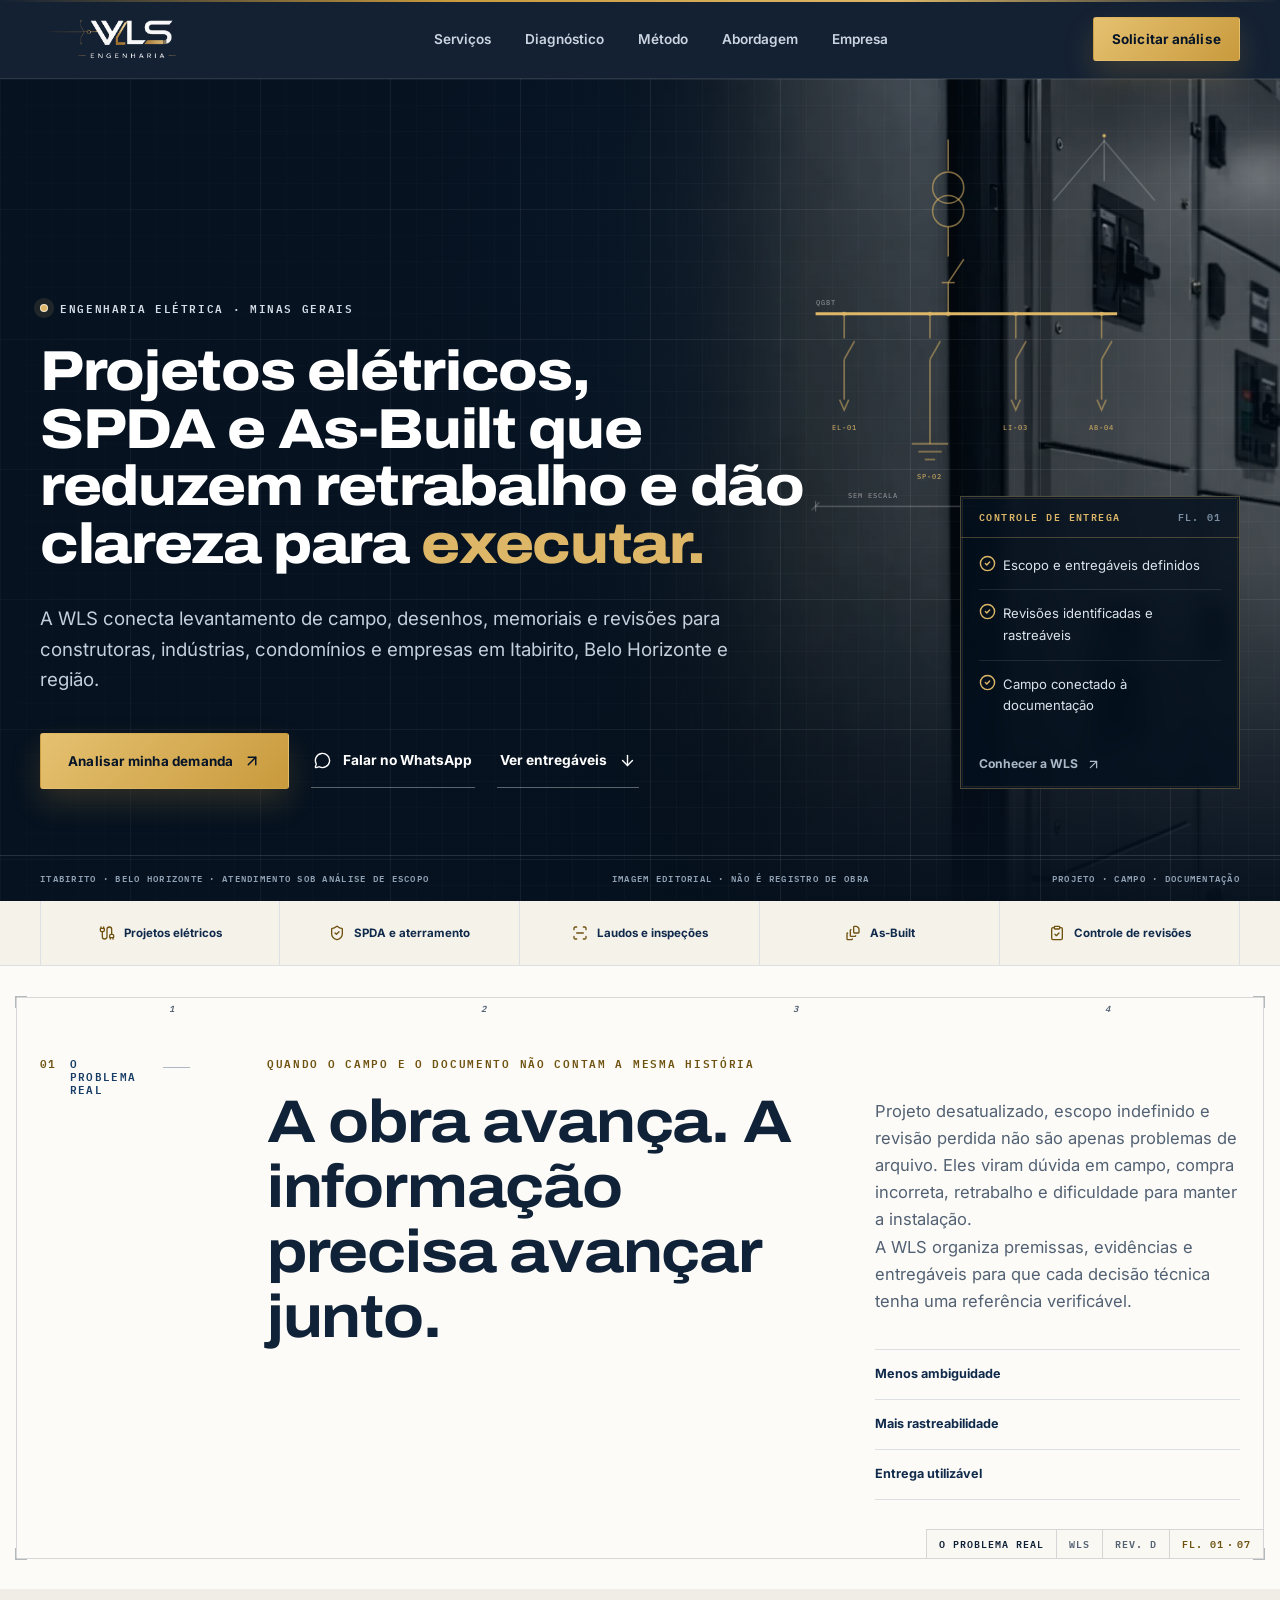
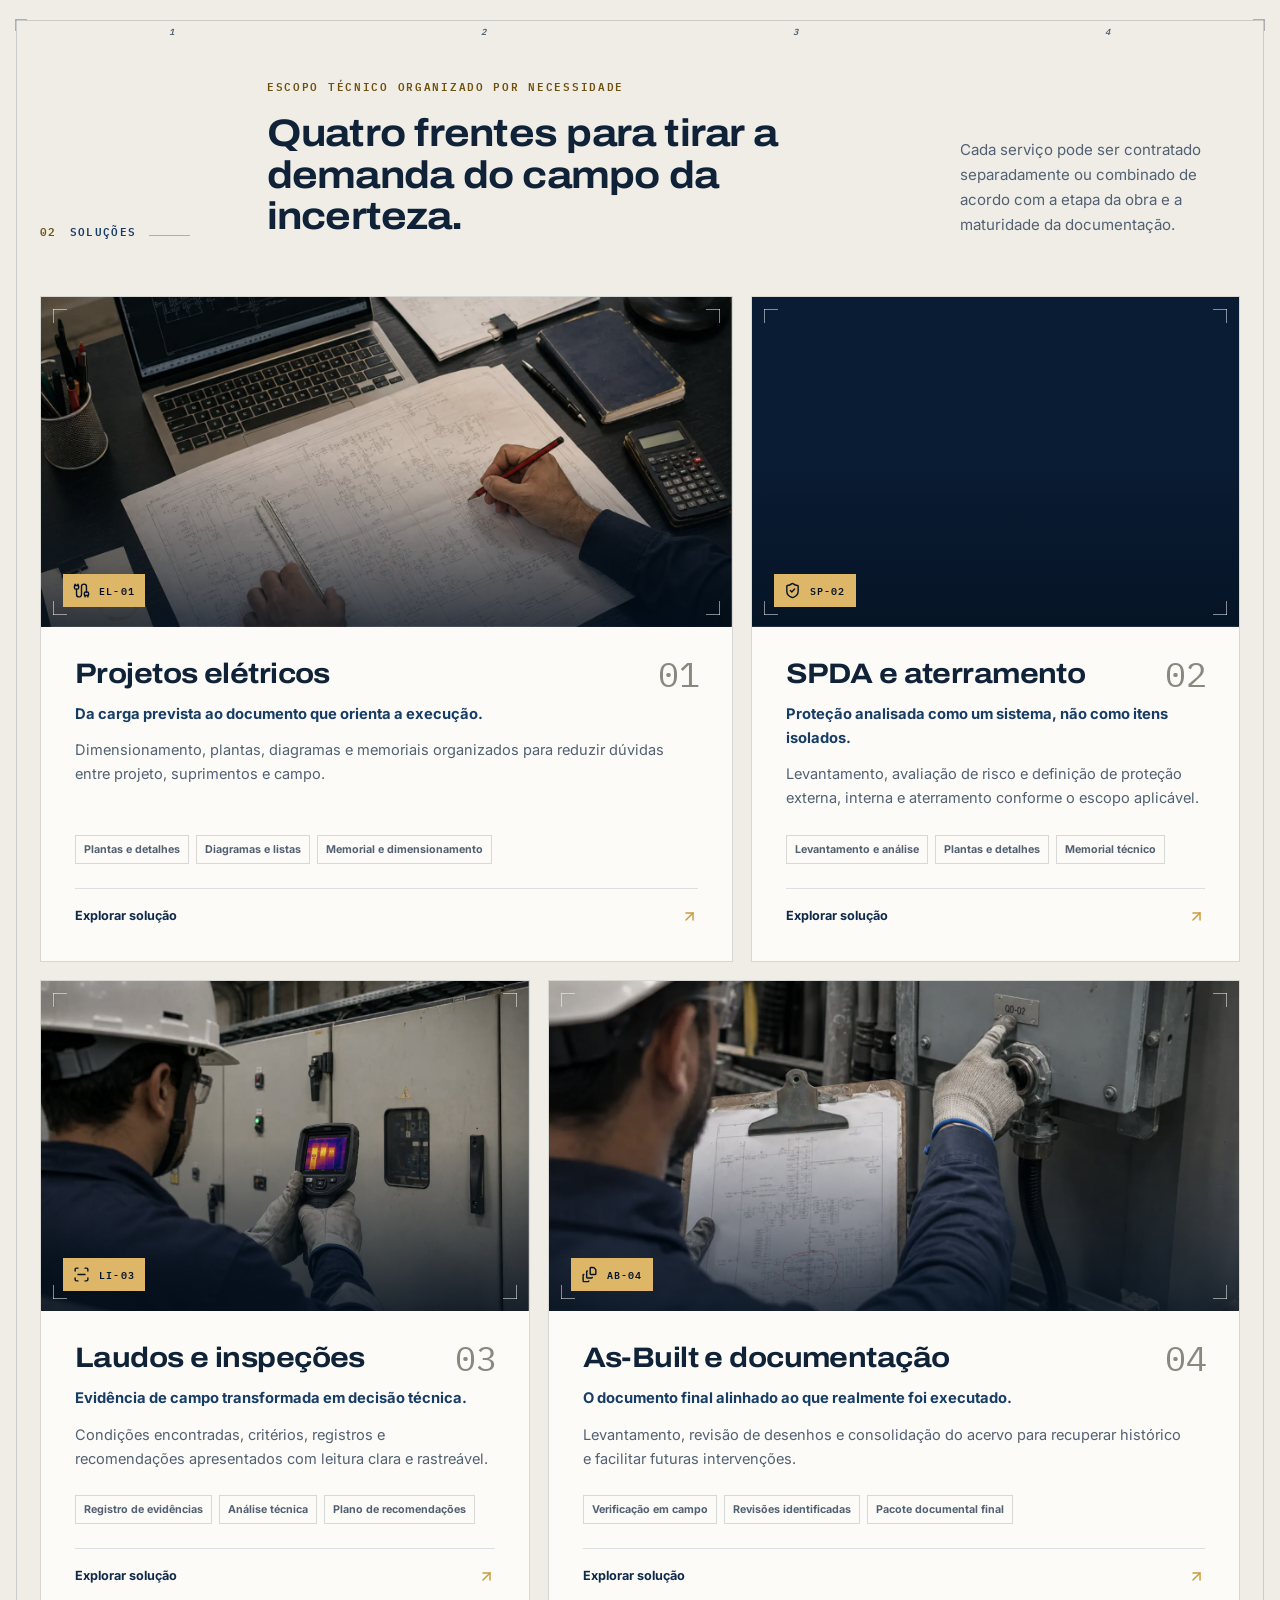
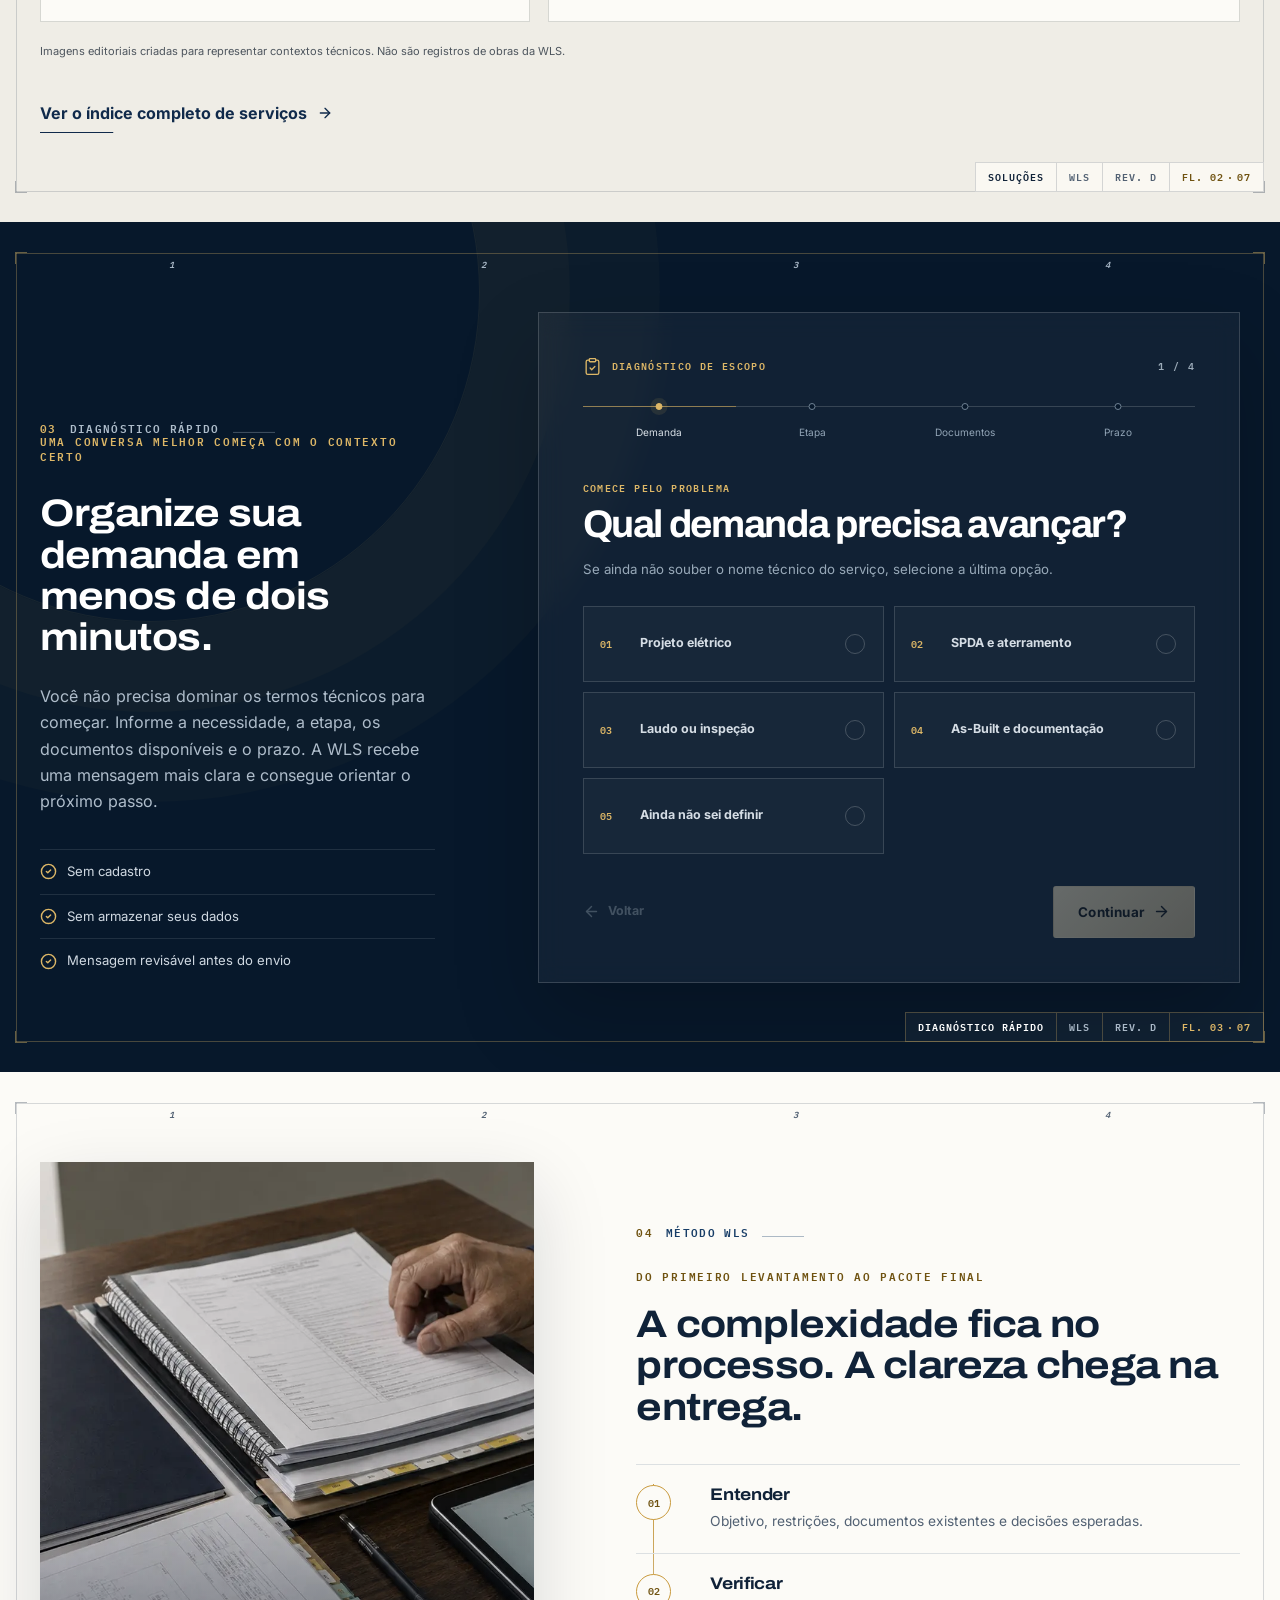
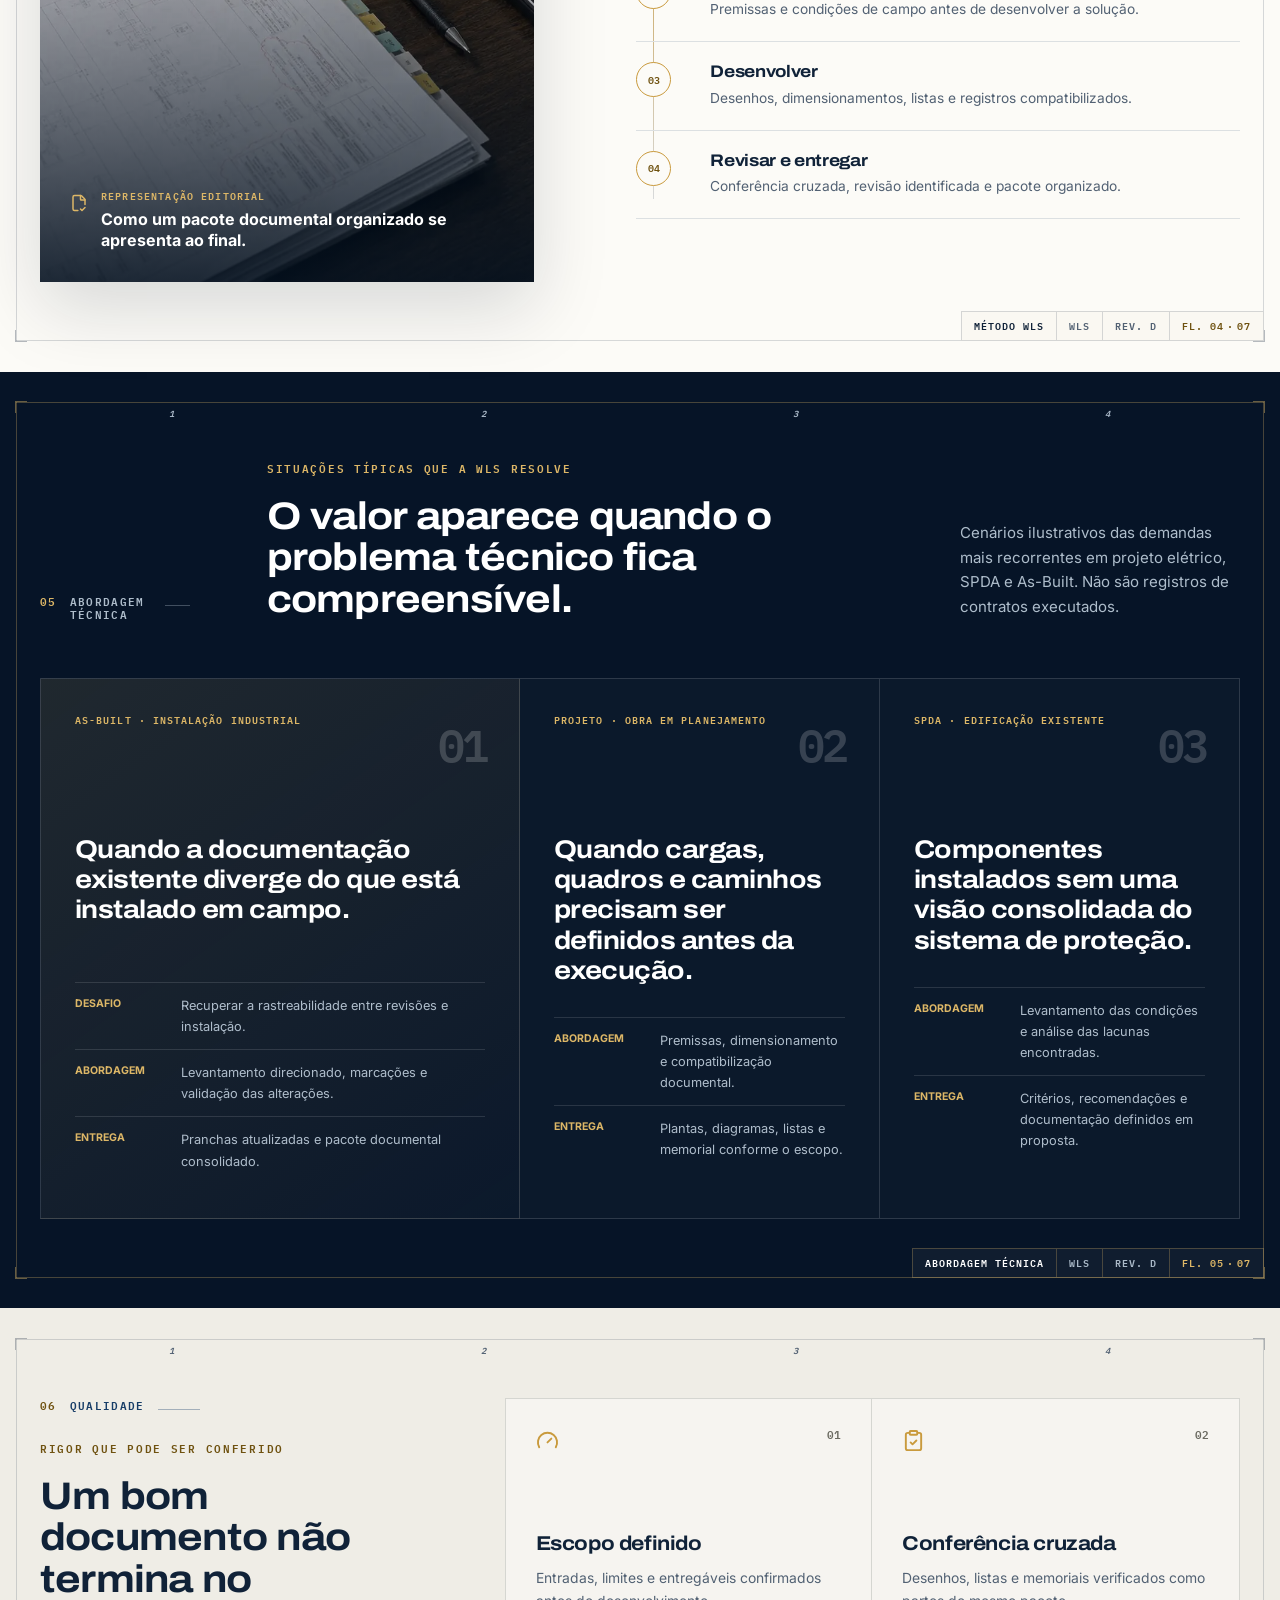
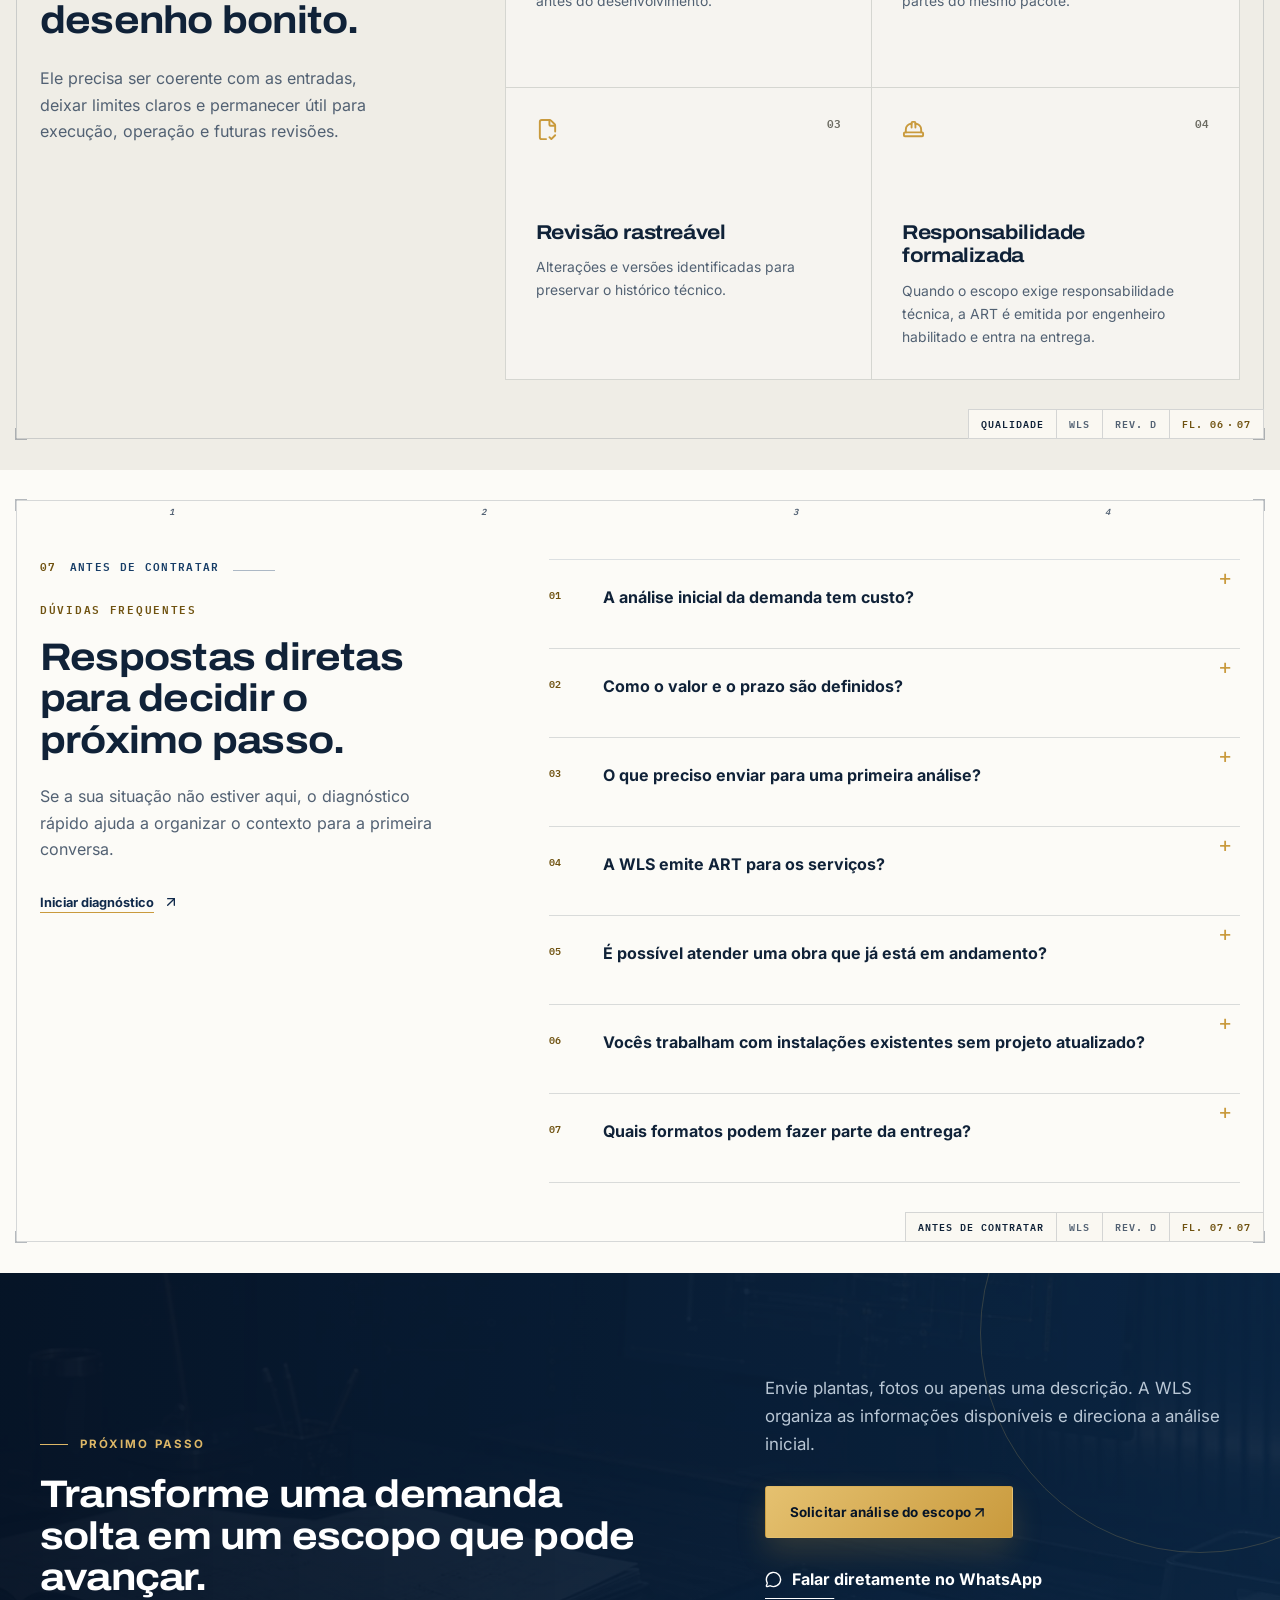
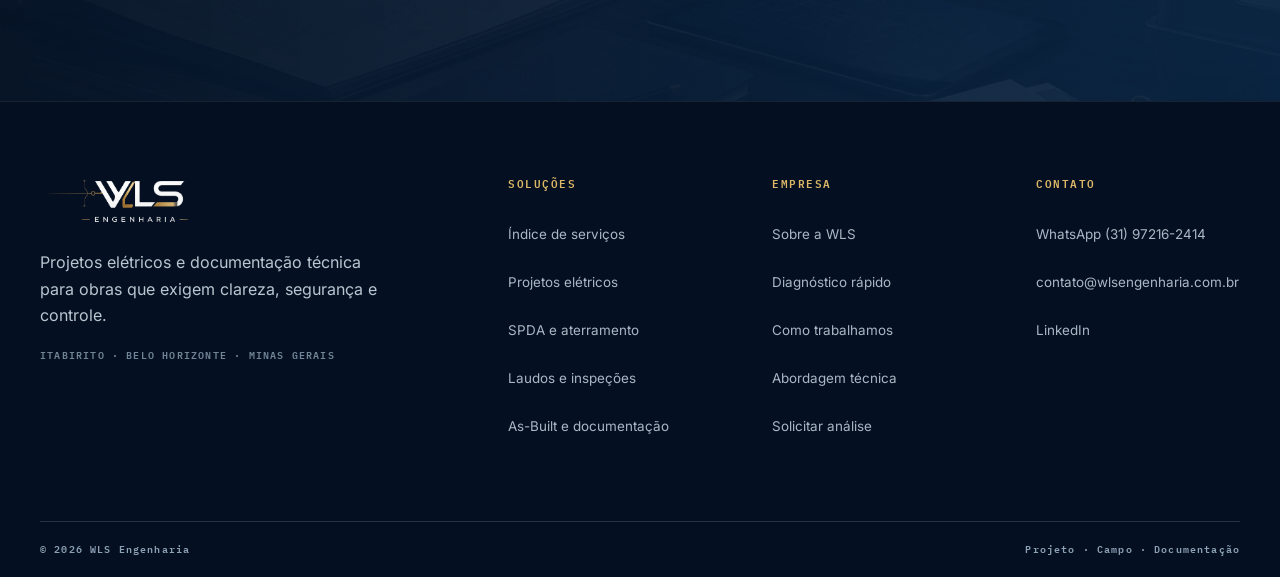
<file: index.html>
<!DOCTYPE html><html lang="pt-BR" class="sem-js"><head><meta charSet="utf-8"/><meta name="viewport" content="width=device-width, initial-scale=1"/><link rel="preload" as="image" imageSrcSet="/assets/logo-wls.webp 640w, /assets/logo-wls.webp 750w, /assets/logo-wls.webp 828w, /assets/logo-wls.webp 1080w, /assets/logo-wls.webp 1200w" fetchPriority="high"/><link rel="preload" as="image" href="/assets/v3/wls-hero-switchgear.webp" imageSizes="(max-width: 900px) 100vw, 56vw" fetchPriority="high"/><link rel="stylesheet" href="/assets/index-D2U5-zsG.css" data-rsc-css-href="/assets/index-D2U5-zsG.css" data-precedence="vite-rsc/importer-resources"/><link rel="modulepreload" href="/assets/layout-segment-context-Bzi3o09Q.js" crossorigin=""/><link rel="modulepreload" href="/assets/rolldown-runtime-S-ySWqyJ.js" crossorigin=""/><link rel="modulepreload" href="/assets/index-BlXXLMjL.js" crossorigin=""/><link rel="modulepreload" href="/assets/framework-CXnKph_e.js" crossorigin=""/><link rel="modulepreload" href="/assets/reveal-root-D2rXjSFB.js" crossorigin=""/><link rel="modulepreload" href="/assets/header-Va7LnSoX.js" crossorigin=""/><link rel="modulepreload" href="/assets/image-WnvTXEYb.js" crossorigin=""/><link rel="modulepreload" href="/assets/message-circle-Bdez7fyd.js" crossorigin=""/><link rel="modulepreload" href="/assets/Icon-C6gSHICf.js" crossorigin=""/><link rel="modulepreload" href="/assets/diagnostic-BdTnYU14.js" crossorigin=""/><title>WLS Engenharia | Projeto Elétrico, SPDA e As-Built em Itabirito e BH</title><meta name="description" content="Projetos elétricos, SPDA, laudos e As-Built com experiência de campo e documentação organizada. Atendimento em Itabirito, Belo Horizonte e região."/><meta name="keywords" content="projeto elétrico Minas Gerais,projeto SPDA,laudo elétrico,laudo SPDA,as-built elétrico,documentação técnica"/><meta property="og:title" content="WLS Engenharia | Projeto Elétrico, SPDA e As-Built em Itabirito e BH"/><meta property="og:description" content="Engenharia elétrica para obras que precisam avançar com segurança e documentação sob controle."/><meta property="og:url" content="https://www.wlsengenharia.com.br"/><meta property="og:site_name" content="WLS Engenharia"/><meta property="og:type" content="website"/><meta property="og:locale" content="pt_BR"/><meta property="og:image" content="https://www.wlsengenharia.com.br/assets/og/og-wls.jpg"/><meta property="og:image:width" content="1200"/><meta property="og:image:height" content="630"/><meta property="og:image:alt" content="WLS Engenharia — projetos elétricos, SPDA e As-Built em Itabirito e Belo Horizonte"/><meta name="twitter:card" content="summary_large_image"/><meta name="twitter:title" content="WLS Engenharia"/><meta name="twitter:description" content="Projetos elétricos, SPDA, laudos e As-Built em Itabirito, Belo Horizonte e região."/><meta name="twitter:image" content="https://www.wlsengenharia.com.br/assets/og/og-wls.jpg"/><link rel="shortcut icon" href="https://www.wlsengenharia.com.br/favicon.ico"/><link rel="icon" href="https://www.wlsengenharia.com.br/favicon.svg" type="image/svg+xml"/><link rel="icon" href="https://www.wlsengenharia.com.br/favicon.ico" sizes="32x32"/><link rel="apple-touch-icon" href="https://www.wlsengenharia.com.br/apple-touch-icon.png"/><link rel="canonical" href="https://www.wlsengenharia.com.br/"/><script>self.__VINEXT_RSC_PARAMS__={}</script><script>self.__VINEXT_RSC_NAV__={"pathname":"/","searchParams":[]}</script><link rel="modulepreload" href="/assets/index-BlXXLMjL.js" />
</head><body><div class="scroll-progress" aria-hidden="true"></div><a class="skip-link" href="#conteudo">Pular para o conteúdo</a><header class="site-header"><div class="container header-inner"><a href="/" class="brand" aria-label="WLS Engenharia — início"><img src="/assets/logo-wls.webp" alt="WLS Engenharia" width="846" height="260" loading="eager" fetchPriority="high" decoding="async" srcSet="/assets/logo-wls.webp 640w, /assets/logo-wls.webp 750w, /assets/logo-wls.webp 828w, /assets/logo-wls.webp 1080w, /assets/logo-wls.webp 1200w" data-nimg="1"/></a><nav class="desktop-nav" aria-label="Navegação principal"><a href="/servicos">Serviços</a><a href="/#diagnostico">Diagnóstico</a><a href="/#metodo">Método</a><a href="/#experiencia">Abordagem</a><a href="/empresa">Empresa</a></nav><a href="/contato" class="button button-gold header-cta">Solicitar análise</a><a class="header-whats" href="https://wa.me/5531972162414?text=Ol%C3%A1%21%20Vim%20pelo%20site%20da%20WLS%20e%20quero%20falar%20sobre%20uma%20demanda%20de%20engenharia%20el%C3%A9trica." target="_blank" rel="noreferrer" aria-label="Falar no WhatsApp"><svg xmlns="http://www.w3.org/2000/svg" width="20" height="20" viewBox="0 0 24 24" fill="none" stroke="currentColor" stroke-width="2" stroke-linecap="round" stroke-linejoin="round" class="lucide lucide-message-circle" aria-hidden="true"><path d="M2.992 16.342a2 2 0 0 1 .094 1.167l-1.065 3.29a1 1 0 0 0 1.236 1.168l3.413-.998a2 2 0 0 1 1.099.092 10 10 0 1 0-4.777-4.719"></path></svg><span class="header-whats-text">WhatsApp</span></a><button type="button" class="mobile-menu-button" aria-label="Abrir menu" aria-expanded="false" aria-controls="mobile-navigation"><svg xmlns="http://www.w3.org/2000/svg" width="22" height="22" viewBox="0 0 24 24" fill="none" stroke="currentColor" stroke-width="2" stroke-linecap="round" stroke-linejoin="round" class="lucide lucide-menu" aria-hidden="true"><path d="M4 5h16"></path><path d="M4 12h16"></path><path d="M4 19h16"></path></svg></button><nav id="mobile-navigation" class="mobile-nav" aria-label="Navegação móvel" aria-hidden="true"><a href="/servicos">Serviços</a><a href="/#diagnostico">Diagnóstico</a><a href="/#metodo">Método</a><a href="/#experiencia">Abordagem</a><a href="/empresa">Empresa</a><a href="/contato">Solicitar análise</a></nav></div></header><main id="conteudo" tabindex="-1" class="market-home"><section class="market-hero"><div class="market-hero-photo"><img src="/assets/v3/wls-hero-switchgear.webp" alt="Imagem editorial de uma sala elétrica industrial com painéis de baixa tensão" loading="eager" fetchPriority="high" decoding="async" sizes="(max-width: 900px) 100vw, 56vw" class="market-hero-image" data-nimg="fill" style="position:absolute;inset:0;width:100%;height:100%;object-fit:cover"/></div><div class="market-hero-shade" aria-hidden="true"></div><div class="market-hero-grid" aria-hidden="true"></div><div class="hero-diagram" aria-hidden="true"><svg viewBox="0 0 640 720" fill="none" xmlns="http://www.w3.org/2000/svg" preserveAspectRatio="xMidYMin meet"><g class="hd-g1"><path class="hd-draw hd-stroke" d="M300 24 V72" pathLength="1"></path><circle class="hd-draw hd-stroke" cx="300" cy="98" r="24" pathLength="1"></circle><circle class="hd-draw hd-stroke" cx="300" cy="134" r="24" pathLength="1"></circle><path class="hd-draw hd-stroke" d="M300 158 V204" pathLength="1"></path><path class="hd-draw hd-stroke" d="M300 244 L324 208" pathLength="1"></path><path class="hd-draw hd-stroke" d="M290 244 H310" pathLength="1"></path><path class="hd-draw hd-stroke" d="M300 244 V292" pathLength="1"></path></g><g class="hd-g2"><path class="hd-draw hd-stroke hd-bus" d="M96 292 H560" pathLength="1"></path><path class="hd-bus-pulso" d="M96 292 H560" pathLength="1"></path><circle class="hd-node" cx="140" cy="292" r="3"></circle><circle class="hd-node" cx="272" cy="292" r="3"></circle><circle class="hd-node" cx="300" cy="292" r="3.4"></circle><circle class="hd-node" cx="404" cy="292" r="3"></circle><circle class="hd-node" cx="536" cy="292" r="3"></circle></g><g class="hd-g3"><path class="hd-draw hd-stroke" d="M140 295 V330" pathLength="1"></path><path class="hd-draw hd-stroke" d="M140 362 L156 334" pathLength="1"></path><path class="hd-draw hd-stroke" d="M140 362 V424" pathLength="1"></path><path class="hd-draw hd-stroke" d="M133 424 L140 440 L147 424" pathLength="1"></path><path class="hd-draw hd-stroke" d="M272 295 V330" pathLength="1"></path><path class="hd-draw hd-stroke" d="M272 362 L288 334" pathLength="1"></path><path class="hd-draw hd-stroke" d="M272 362 V492" pathLength="1"></path><path class="hd-draw hd-stroke" d="M244 492 H300" pathLength="1"></path><path class="hd-draw hd-stroke" d="M254 504 H290" pathLength="1"></path><path class="hd-draw hd-stroke" d="M264 516 H280" pathLength="1"></path><path class="hd-draw hd-stroke" d="M404 295 V330" pathLength="1"></path><path class="hd-draw hd-stroke" d="M404 362 L420 334" pathLength="1"></path><path class="hd-draw hd-stroke" d="M404 362 V424" pathLength="1"></path><path class="hd-draw hd-stroke" d="M397 424 L404 440 L411 424" pathLength="1"></path><path class="hd-draw hd-stroke" d="M536 295 V330" pathLength="1"></path><path class="hd-draw hd-stroke" d="M536 362 L552 334" pathLength="1"></path><path class="hd-draw hd-stroke" d="M536 362 V424" pathLength="1"></path><path class="hd-draw hd-stroke" d="M529 424 L536 440 L543 424" pathLength="1"></path></g><g class="hd-g4"><path class="hd-draw hd-stroke-soft" d="M540 22 V88" pathLength="1"></path><circle class="hd-node" cx="540" cy="18" r="2.6"></circle><path class="hd-draw hd-dash hd-stroke-soft" d="M540 26 L462 118" pathLength="1"></path><path class="hd-draw hd-dash hd-stroke-soft" d="M540 26 L618 118" pathLength="1"></path></g><g class="hd-g5"><path class="hd-draw hd-stroke-soft" d="M96 588 H404" pathLength="1"></path><path class="hd-draw hd-stroke-soft" d="M96 580 V596" pathLength="1"></path><path class="hd-draw hd-stroke-soft" d="M404 580 V596" pathLength="1"></path><path class="hd-draw hd-stroke-soft" d="M90 594 L102 582" pathLength="1"></path><path class="hd-draw hd-stroke-soft" d="M398 594 L410 582" pathLength="1"></path></g><g class="hd-labels"><text class="hd-text hd-text-soft" x="96" y="278">QGBT</text><text class="hd-text" x="140" y="470" text-anchor="middle">EL-01</text><text class="hd-text" x="272" y="546" text-anchor="middle">SP-02</text><text class="hd-text" x="404" y="470" text-anchor="middle">LI-03</text><text class="hd-text" x="536" y="470" text-anchor="middle">AB-04</text><text class="hd-text hd-text-soft" x="184" y="576" text-anchor="middle">SEM ESCALA</text></g></svg></div><div class="container market-hero-inner"><div class="market-hero-copy"><p class="market-status hero-enter enter-1"><span aria-hidden="true"></span>ENGENHARIA ELÉTRICA · MINAS GERAIS</p><h1 class="hero-enter enter-2">Projetos elétricos, SPDA e As-Built que reduzem retrabalho e dão clareza para <em>executar.</em></h1><p class="market-hero-lead hero-enter enter-3">A WLS conecta levantamento de campo, desenhos, memoriais e revisões para construtoras, indústrias, condomínios e empresas em Itabirito, Belo Horizonte e região.</p><div class="button-row hero-enter enter-4"><a href="#diagnostico" class="button button-gold">Analisar minha demanda<svg xmlns="http://www.w3.org/2000/svg" width="18" height="18" viewBox="0 0 24 24" fill="none" stroke="currentColor" stroke-width="2" stroke-linecap="round" stroke-linejoin="round" class="lucide lucide-arrow-up-right" aria-hidden="true"><path d="M7 7h10v10"></path><path d="M7 17 17 7"></path></svg></a><a class="market-secondary-link" href="https://wa.me/5531972162414?text=Ol%C3%A1%21%20Vim%20pelo%20site%20da%20WLS%20e%20quero%20falar%20sobre%20uma%20demanda%20de%20engenharia%20el%C3%A9trica." target="_blank" rel="noreferrer"><svg xmlns="http://www.w3.org/2000/svg" width="17" height="17" viewBox="0 0 24 24" fill="none" stroke="currentColor" stroke-width="2" stroke-linecap="round" stroke-linejoin="round" class="lucide lucide-message-circle" aria-hidden="true"><path d="M2.992 16.342a2 2 0 0 1 .094 1.167l-1.065 3.29a1 1 0 0 0 1.236 1.168l3.413-.998a2 2 0 0 1 1.099.092 10 10 0 1 0-4.777-4.719"></path></svg>Falar no WhatsApp</a><a href="#entregaveis" class="market-secondary-link">Ver entregáveis<svg xmlns="http://www.w3.org/2000/svg" width="17" height="17" viewBox="0 0 24 24" fill="none" stroke="currentColor" stroke-width="2" stroke-linecap="round" stroke-linejoin="round" class="lucide lucide-arrow-down" aria-hidden="true"><path d="M12 5v14"></path><path d="m19 12-7 7-7-7"></path></svg></a></div></div><aside class="market-proof hero-enter enter-4" aria-label="Como a WLS trabalha"><p>CONTROLE DE ENTREGA</p><ul><li><svg xmlns="http://www.w3.org/2000/svg" width="17" height="17" viewBox="0 0 24 24" fill="none" stroke="currentColor" stroke-width="2" stroke-linecap="round" stroke-linejoin="round" class="lucide lucide-circle-check" aria-hidden="true"><circle cx="12" cy="12" r="10"></circle><path d="m9 12 2 2 4-4"></path></svg><span>Escopo e entregáveis definidos</span></li><li><svg xmlns="http://www.w3.org/2000/svg" width="17" height="17" viewBox="0 0 24 24" fill="none" stroke="currentColor" stroke-width="2" stroke-linecap="round" stroke-linejoin="round" class="lucide lucide-circle-check" aria-hidden="true"><circle cx="12" cy="12" r="10"></circle><path d="m9 12 2 2 4-4"></path></svg><span>Revisões identificadas e rastreáveis</span></li><li><svg xmlns="http://www.w3.org/2000/svg" width="17" height="17" viewBox="0 0 24 24" fill="none" stroke="currentColor" stroke-width="2" stroke-linecap="round" stroke-linejoin="round" class="lucide lucide-circle-check" aria-hidden="true"><circle cx="12" cy="12" r="10"></circle><path d="m9 12 2 2 4-4"></path></svg><span>Campo conectado à documentação</span></li></ul><a href="/empresa">Conhecer a WLS <svg xmlns="http://www.w3.org/2000/svg" width="15" height="15" viewBox="0 0 24 24" fill="none" stroke="currentColor" stroke-width="2" stroke-linecap="round" stroke-linejoin="round" class="lucide lucide-arrow-up-right" aria-hidden="true"><path d="M7 7h10v10"></path><path d="M7 17 17 7"></path></svg></a></aside></div><div class="market-hero-footer"><span>ITABIRITO · BELO HORIZONTE · ATENDIMENTO SOB ANÁLISE DE ESCOPO</span><span class="market-hero-editorial">IMAGEM EDITORIAL · NÃO É REGISTRO DE OBRA</span><span>PROJETO · CAMPO · DOCUMENTAÇÃO</span></div></section><section class="trust-rail" aria-label="Áreas de atuação"><div class="container"><span><svg xmlns="http://www.w3.org/2000/svg" width="16" height="16" viewBox="0 0 24 24" fill="none" stroke="currentColor" stroke-width="2" stroke-linecap="round" stroke-linejoin="round" class="lucide lucide-cable" aria-hidden="true"><path d="M17 19a1 1 0 0 1-1-1v-2a2 2 0 0 1 2-2h2a2 2 0 0 1 2 2v2a1 1 0 0 1-1 1z"></path><path d="M17 21v-2"></path><path d="M19 14V6.5a1 1 0 0 0-7 0v11a1 1 0 0 1-7 0V10"></path><path d="M21 21v-2"></path><path d="M3 5V3"></path><path d="M4 10a2 2 0 0 1-2-2V6a1 1 0 0 1 1-1h4a1 1 0 0 1 1 1v2a2 2 0 0 1-2 2z"></path><path d="M7 5V3"></path></svg>Projetos elétricos</span><span><svg xmlns="http://www.w3.org/2000/svg" width="16" height="16" viewBox="0 0 24 24" fill="none" stroke="currentColor" stroke-width="2" stroke-linecap="round" stroke-linejoin="round" class="lucide lucide-shield-check" aria-hidden="true"><path d="M20 13c0 5-3.5 7.5-7.66 8.95a1 1 0 0 1-.67-.01C7.5 20.5 4 18 4 13V6a1 1 0 0 1 1-1c2 0 4.5-1.2 6.24-2.72a1.17 1.17 0 0 1 1.52 0C14.51 3.81 17 5 19 5a1 1 0 0 1 1 1z"></path><path d="m9 12 2 2 4-4"></path></svg>SPDA e aterramento</span><span><svg xmlns="http://www.w3.org/2000/svg" width="16" height="16" viewBox="0 0 24 24" fill="none" stroke="currentColor" stroke-width="2" stroke-linecap="round" stroke-linejoin="round" class="lucide lucide-scan-line" aria-hidden="true"><path d="M3 7V5a2 2 0 0 1 2-2h2"></path><path d="M17 3h2a2 2 0 0 1 2 2v2"></path><path d="M21 17v2a2 2 0 0 1-2 2h-2"></path><path d="M7 21H5a2 2 0 0 1-2-2v-2"></path><path d="M7 12h10"></path></svg>Laudos e inspeções</span><span><svg xmlns="http://www.w3.org/2000/svg" width="16" height="16" viewBox="0 0 24 24" fill="none" stroke="currentColor" stroke-width="2" stroke-linecap="round" stroke-linejoin="round" class="lucide lucide-file-stack" aria-hidden="true"><path d="M11 21a1 1 0 0 1-1 1H4a1 1 0 0 1-1-1v-8a1 1 0 0 1 1-1"></path><path d="M16 16a1 1 0 0 1-1 1H9a1 1 0 0 1-1-1V8a1 1 0 0 1 1-1"></path><path d="M21 6a2 2 0 0 0-.586-1.414l-2-2A2 2 0 0 0 17 2h-3a1 1 0 0 0-1 1v8a1 1 0 0 0 1 1h6a1 1 0 0 0 1-1z"></path></svg>As-Built</span><span><svg xmlns="http://www.w3.org/2000/svg" width="16" height="16" viewBox="0 0 24 24" fill="none" stroke="currentColor" stroke-width="2" stroke-linecap="round" stroke-linejoin="round" class="lucide lucide-clipboard-check" aria-hidden="true"><rect width="8" height="4" x="8" y="2" rx="1" ry="1"></rect><path d="M16 4h2a2 2 0 0 1 2 2v14a2 2 0 0 1-2 2H6a2 2 0 0 1-2-2V6a2 2 0 0 1 2-2h2"></path><path d="m9 14 2 2 4-4"></path></svg>Controle de revisões</span></div></section><section class="prancha problem-section" data-reveal="true"><div class="prancha-moldura" aria-hidden="true"><span class="prancha-lateral prancha-lateral-e"></span><span class="prancha-lateral prancha-lateral-d"></span><span class="prancha-coords prancha-coords-t"><i>1</i><i>2</i><i>3</i><i>4</i></span><span class="prancha-coords prancha-coords-e"><i>A</i><i>B</i><i>C</i></span><span class="prancha-tick prancha-tick-se"></span><span class="prancha-tick prancha-tick-sd"></span><span class="prancha-tick prancha-tick-ie"></span><span class="prancha-tick prancha-tick-id"></span></div><div class="prancha-conteudo"><div class="container problem-layout"><div class="section-code"><span>01</span><p>O problema real</p></div><div class="problem-heading"><p class="market-eyebrow">QUANDO O CAMPO E O DOCUMENTO NÃO CONTAM A MESMA HISTÓRIA</p><h2>A obra avança. A informação precisa avançar junto.</h2></div><div class="problem-copy-market"><p>Projeto desatualizado, escopo indefinido e revisão perdida não são apenas problemas de arquivo. Eles viram dúvida em campo, compra incorreta, retrabalho e dificuldade para manter a instalação.</p><p>A WLS organiza premissas, evidências e entregáveis para que cada decisão técnica tenha uma referência verificável.</p><div class="problem-signals"><span>Menos ambiguidade</span><span>Mais rastreabilidade</span><span>Entrega utilizável</span></div></div></div></div><p class="prancha-carimbo"><span class="prancha-carimbo-titulo">O problema real</span><span class="prancha-carimbo-marca">WLS</span><span class="prancha-carimbo-rev">REV. D</span><span class="prancha-carimbo-folha">FL. <!-- -->01<span aria-hidden="true">·</span>07</span></p></section><section id="entregaveis" class="prancha services-market" data-reveal="true"><div class="prancha-moldura" aria-hidden="true"><span class="prancha-lateral prancha-lateral-e"></span><span class="prancha-lateral prancha-lateral-d"></span><span class="prancha-coords prancha-coords-t"><i>1</i><i>2</i><i>3</i><i>4</i></span><span class="prancha-coords prancha-coords-e"><i>A</i><i>B</i><i>C</i></span><span class="prancha-tick prancha-tick-se"></span><span class="prancha-tick prancha-tick-sd"></span><span class="prancha-tick prancha-tick-ie"></span><span class="prancha-tick prancha-tick-id"></span></div><div class="prancha-conteudo"><div class="container"><div class="market-heading reveal-on-scroll"><div class="section-code"><span>02</span><p>Soluções</p></div><div><p class="market-eyebrow">ESCOPO TÉCNICO ORGANIZADO POR NECESSIDADE</p><h2>Quatro frentes para tirar a demanda do campo da incerteza.</h2></div><p>Cada serviço pode ser contratado separadamente ou combinado de acordo com a etapa da obra e a maturidade da documentação.</p></div><div class="service-bento"><article class="market-service service-project" data-reveal="true" data-reveal-atraso="0"><a href="/projetos-eletricos" aria-label="Conhecer Projetos elétricos"><div class="market-service-media"><img src="/assets/v3/wls-project-design.webp" alt="Imagem editorial representando desenvolvimento de projeto elétrico em CAD com marcações de revisão" loading="lazy" decoding="async" sizes="(max-width: 820px) 100vw, 50vw" data-nimg="fill" style="position:absolute;inset:0;width:100%;height:100%;object-fit:cover"/><div class="market-service-tag"><svg xmlns="http://www.w3.org/2000/svg" width="17" height="17" viewBox="0 0 24 24" fill="none" stroke="currentColor" stroke-width="2" stroke-linecap="round" stroke-linejoin="round" class="lucide lucide-cable" aria-hidden="true"><path d="M17 19a1 1 0 0 1-1-1v-2a2 2 0 0 1 2-2h2a2 2 0 0 1 2 2v2a1 1 0 0 1-1 1z"></path><path d="M17 21v-2"></path><path d="M19 14V6.5a1 1 0 0 0-7 0v11a1 1 0 0 1-7 0V10"></path><path d="M21 21v-2"></path><path d="M3 5V3"></path><path d="M4 10a2 2 0 0 1-2-2V6a1 1 0 0 1 1-1h4a1 1 0 0 1 1 1v2a2 2 0 0 1-2 2z"></path><path d="M7 5V3"></path></svg>EL-01</div></div><div class="market-service-body"><span class="market-service-number">01</span><h3>Projetos elétricos</h3><strong>Da carga prevista ao documento que orienta a execução.</strong><p>Dimensionamento, plantas, diagramas e memoriais organizados para reduzir dúvidas entre projeto, suprimentos e campo.</p><ul><li>Plantas e detalhes</li><li>Diagramas e listas</li><li>Memorial e dimensionamento</li></ul><span class="market-service-link">Explorar solução <svg xmlns="http://www.w3.org/2000/svg" width="17" height="17" viewBox="0 0 24 24" fill="none" stroke="currentColor" stroke-width="2" stroke-linecap="round" stroke-linejoin="round" class="lucide lucide-arrow-up-right" aria-hidden="true"><path d="M7 7h10v10"></path><path d="M7 17 17 7"></path></svg></span></div></a></article><article class="market-service service-spda" data-reveal="true" data-reveal-atraso="90"><a href="/spda-aterramento" aria-label="Conhecer SPDA e aterramento"><div class="market-service-media"><img src="/assets/v3/wls-spda-field.webp" alt="Imagem editorial representando sistema de proteção contra descargas atmosféricas em cobertura" loading="lazy" decoding="async" sizes="(max-width: 820px) 100vw, 50vw" data-nimg="fill" style="position:absolute;inset:0;width:100%;height:100%;object-fit:cover"/><div class="market-service-tag"><svg xmlns="http://www.w3.org/2000/svg" width="17" height="17" viewBox="0 0 24 24" fill="none" stroke="currentColor" stroke-width="2" stroke-linecap="round" stroke-linejoin="round" class="lucide lucide-shield-check" aria-hidden="true"><path d="M20 13c0 5-3.5 7.5-7.66 8.95a1 1 0 0 1-.67-.01C7.5 20.5 4 18 4 13V6a1 1 0 0 1 1-1c2 0 4.5-1.2 6.24-2.72a1.17 1.17 0 0 1 1.52 0C14.51 3.81 17 5 19 5a1 1 0 0 1 1 1z"></path><path d="m9 12 2 2 4-4"></path></svg>SP-02</div></div><div class="market-service-body"><span class="market-service-number">02</span><h3>SPDA e aterramento</h3><strong>Proteção analisada como um sistema, não como itens isolados.</strong><p>Levantamento, avaliação de risco e definição de proteção externa, interna e aterramento conforme o escopo aplicável.</p><ul><li>Levantamento e análise</li><li>Plantas e detalhes</li><li>Memorial técnico</li></ul><span class="market-service-link">Explorar solução <svg xmlns="http://www.w3.org/2000/svg" width="17" height="17" viewBox="0 0 24 24" fill="none" stroke="currentColor" stroke-width="2" stroke-linecap="round" stroke-linejoin="round" class="lucide lucide-arrow-up-right" aria-hidden="true"><path d="M7 7h10v10"></path><path d="M7 17 17 7"></path></svg></span></div></a></article><article class="market-service service-inspection" data-reveal="true" data-reveal-atraso="180"><a href="/laudos-inspecoes" aria-label="Conhecer Laudos e inspeções"><div class="market-service-media"><img src="/assets/v3/wls-thermal-inspection.webp" alt="Imagem editorial representando inspeção termográfica de painel elétrico" loading="lazy" decoding="async" sizes="(max-width: 820px) 100vw, 50vw" data-nimg="fill" style="position:absolute;inset:0;width:100%;height:100%;object-fit:cover"/><div class="market-service-tag"><svg xmlns="http://www.w3.org/2000/svg" width="17" height="17" viewBox="0 0 24 24" fill="none" stroke="currentColor" stroke-width="2" stroke-linecap="round" stroke-linejoin="round" class="lucide lucide-scan-line" aria-hidden="true"><path d="M3 7V5a2 2 0 0 1 2-2h2"></path><path d="M17 3h2a2 2 0 0 1 2 2v2"></path><path d="M21 17v2a2 2 0 0 1-2 2h-2"></path><path d="M7 21H5a2 2 0 0 1-2-2v-2"></path><path d="M7 12h10"></path></svg>LI-03</div></div><div class="market-service-body"><span class="market-service-number">03</span><h3>Laudos e inspeções</h3><strong>Evidência de campo transformada em decisão técnica.</strong><p>Condições encontradas, critérios, registros e recomendações apresentados com leitura clara e rastreável.</p><ul><li>Registro de evidências</li><li>Análise técnica</li><li>Plano de recomendações</li></ul><span class="market-service-link">Explorar solução <svg xmlns="http://www.w3.org/2000/svg" width="17" height="17" viewBox="0 0 24 24" fill="none" stroke="currentColor" stroke-width="2" stroke-linecap="round" stroke-linejoin="round" class="lucide lucide-arrow-up-right" aria-hidden="true"><path d="M7 7h10v10"></path><path d="M7 17 17 7"></path></svg></span></div></a></article><article class="market-service service-asbuilt" data-reveal="true" data-reveal-atraso="270"><a href="/as-built-documentacao" aria-label="Conhecer As-Built e documentação"><div class="market-service-media"><img src="/assets/v3/wls-asbuilt-verification.webp" alt="Imagem editorial representando conferência de documentação As-Built em campo" loading="lazy" decoding="async" sizes="(max-width: 820px) 100vw, 50vw" data-nimg="fill" style="position:absolute;inset:0;width:100%;height:100%;object-fit:cover"/><div class="market-service-tag"><svg xmlns="http://www.w3.org/2000/svg" width="17" height="17" viewBox="0 0 24 24" fill="none" stroke="currentColor" stroke-width="2" stroke-linecap="round" stroke-linejoin="round" class="lucide lucide-file-stack" aria-hidden="true"><path d="M11 21a1 1 0 0 1-1 1H4a1 1 0 0 1-1-1v-8a1 1 0 0 1 1-1"></path><path d="M16 16a1 1 0 0 1-1 1H9a1 1 0 0 1-1-1V8a1 1 0 0 1 1-1"></path><path d="M21 6a2 2 0 0 0-.586-1.414l-2-2A2 2 0 0 0 17 2h-3a1 1 0 0 0-1 1v8a1 1 0 0 0 1 1h6a1 1 0 0 0 1-1z"></path></svg>AB-04</div></div><div class="market-service-body"><span class="market-service-number">04</span><h3>As-Built e documentação</h3><strong>O documento final alinhado ao que realmente foi executado.</strong><p>Levantamento, revisão de desenhos e consolidação do acervo para recuperar histórico e facilitar futuras intervenções.</p><ul><li>Verificação em campo</li><li>Revisões identificadas</li><li>Pacote documental final</li></ul><span class="market-service-link">Explorar solução <svg xmlns="http://www.w3.org/2000/svg" width="17" height="17" viewBox="0 0 24 24" fill="none" stroke="currentColor" stroke-width="2" stroke-linecap="round" stroke-linejoin="round" class="lucide lucide-arrow-up-right" aria-hidden="true"><path d="M7 7h10v10"></path><path d="M7 17 17 7"></path></svg></span></div></a></article></div><p class="editorial-disclosure">Imagens editoriais criadas para representar contextos técnicos. Não são registros de obras da WLS.</p><p class="services-index-link"><a class="text-link" href="/servicos">Ver o índice completo de serviços<svg xmlns="http://www.w3.org/2000/svg" width="16" height="16" viewBox="0 0 24 24" fill="none" stroke="currentColor" stroke-width="2" stroke-linecap="round" stroke-linejoin="round" class="lucide lucide-arrow-right" aria-hidden="true"><path d="M5 12h14"></path><path d="m12 5 7 7-7 7"></path></svg></a></p></div></div><p class="prancha-carimbo"><span class="prancha-carimbo-titulo">Soluções</span><span class="prancha-carimbo-marca">WLS</span><span class="prancha-carimbo-rev">REV. D</span><span class="prancha-carimbo-folha">FL. <!-- -->02<span aria-hidden="true">·</span>07</span></p></section><section id="diagnostico" class="prancha prancha-escura diagnostic-section" data-reveal="true"><div class="prancha-moldura" aria-hidden="true"><span class="prancha-lateral prancha-lateral-e"></span><span class="prancha-lateral prancha-lateral-d"></span><span class="prancha-coords prancha-coords-t"><i>1</i><i>2</i><i>3</i><i>4</i></span><span class="prancha-coords prancha-coords-e"><i>A</i><i>B</i><i>C</i></span><span class="prancha-tick prancha-tick-se"></span><span class="prancha-tick prancha-tick-sd"></span><span class="prancha-tick prancha-tick-ie"></span><span class="prancha-tick prancha-tick-id"></span></div><div class="prancha-conteudo"><div class="container diagnostic-layout"><div class="diagnostic-copy reveal-on-scroll"><div class="section-code section-code-light"><span>03</span><p>Diagnóstico rápido</p></div><p class="market-eyebrow">UMA CONVERSA MELHOR COMEÇA COM O CONTEXTO CERTO</p><h2>Organize sua demanda em menos de dois minutos.</h2><p>Você não precisa dominar os termos técnicos para começar. Informe a necessidade, a etapa, os documentos disponíveis e o prazo. A WLS recebe uma mensagem mais clara e consegue orientar o próximo passo.</p><ul><li><svg xmlns="http://www.w3.org/2000/svg" width="17" height="17" viewBox="0 0 24 24" fill="none" stroke="currentColor" stroke-width="2" stroke-linecap="round" stroke-linejoin="round" class="lucide lucide-circle-check" aria-hidden="true"><circle cx="12" cy="12" r="10"></circle><path d="m9 12 2 2 4-4"></path></svg>Sem cadastro</li><li><svg xmlns="http://www.w3.org/2000/svg" width="17" height="17" viewBox="0 0 24 24" fill="none" stroke="currentColor" stroke-width="2" stroke-linecap="round" stroke-linejoin="round" class="lucide lucide-circle-check" aria-hidden="true"><circle cx="12" cy="12" r="10"></circle><path d="m9 12 2 2 4-4"></path></svg>Sem armazenar seus dados</li><li><svg xmlns="http://www.w3.org/2000/svg" width="17" height="17" viewBox="0 0 24 24" fill="none" stroke="currentColor" stroke-width="2" stroke-linecap="round" stroke-linejoin="round" class="lucide lucide-circle-check" aria-hidden="true"><circle cx="12" cy="12" r="10"></circle><path d="m9 12 2 2 4-4"></path></svg>Mensagem revisável antes do envio</li></ul></div><div class="reveal-on-scroll"><div class="diagnostic-card"><div class="diagnostic-topline"><div><svg xmlns="http://www.w3.org/2000/svg" width="19" height="19" viewBox="0 0 24 24" fill="none" stroke="currentColor" stroke-width="1.7" stroke-linecap="round" stroke-linejoin="round" class="lucide lucide-clipboard-check" aria-hidden="true"><rect width="8" height="4" x="8" y="2" rx="1" ry="1"></rect><path d="M16 4h2a2 2 0 0 1 2 2v14a2 2 0 0 1-2 2H6a2 2 0 0 1-2-2V6a2 2 0 0 1 2-2h2"></path><path d="m9 14 2 2 4-4"></path></svg><span>DIAGNÓSTICO DE ESCOPO</span></div><span>1 / 4</span></div><div class="diagnostic-progress" role="progressbar" aria-valuemin="1" aria-valuemax="4" aria-valuenow="1" aria-label="Etapa 1 de 4: Demanda"><span class="is-active"><i></i>Demanda</span><span class=""><i></i>Etapa</span><span class=""><i></i>Documentos</span><span class=""><i></i>Prazo</span></div><div class="diagnostic-stage" aria-live="polite"><fieldset class="diagnostic-fieldset"><legend><span>Comece pelo problema</span>Qual demanda precisa avançar?</legend><p>Se ainda não souber o nome técnico do serviço, selecione a última opção.</p><div class="diagnostic-options"><button type="button" class="" aria-pressed="false"><span>01</span><strong>Projeto elétrico</strong><i aria-hidden="true"></i></button><button type="button" class="" aria-pressed="false"><span>02</span><strong>SPDA e aterramento</strong><i aria-hidden="true"></i></button><button type="button" class="" aria-pressed="false"><span>03</span><strong>Laudo ou inspeção</strong><i aria-hidden="true"></i></button><button type="button" class="" aria-pressed="false"><span>04</span><strong>As-Built e documentação</strong><i aria-hidden="true"></i></button><button type="button" class="" aria-pressed="false"><span>05</span><strong>Ainda não sei definir</strong><i aria-hidden="true"></i></button></div></fieldset></div><div class="diagnostic-actions"><button type="button" class="diagnostic-back" disabled=""><svg xmlns="http://www.w3.org/2000/svg" width="17" height="17" viewBox="0 0 24 24" fill="none" stroke="currentColor" stroke-width="2" stroke-linecap="round" stroke-linejoin="round" class="lucide lucide-arrow-left" aria-hidden="true"><path d="m12 19-7-7 7-7"></path><path d="M19 12H5"></path></svg> Voltar</button><button type="button" class="button button-gold diagnostic-next" disabled="">Continuar<svg xmlns="http://www.w3.org/2000/svg" width="17" height="17" viewBox="0 0 24 24" fill="none" stroke="currentColor" stroke-width="2" stroke-linecap="round" stroke-linejoin="round" class="lucide lucide-arrow-right" aria-hidden="true"><path d="M5 12h14"></path><path d="m12 5 7 7-7 7"></path></svg></button></div></div></div></div></div><p class="prancha-carimbo"><span class="prancha-carimbo-titulo">Diagnóstico rápido</span><span class="prancha-carimbo-marca">WLS</span><span class="prancha-carimbo-rev">REV. D</span><span class="prancha-carimbo-folha">FL. <!-- -->03<span aria-hidden="true">·</span>07</span></p></section><section id="metodo" class="prancha method-market" data-reveal="true"><div class="prancha-moldura" aria-hidden="true"><span class="prancha-lateral prancha-lateral-e"></span><span class="prancha-lateral prancha-lateral-d"></span><span class="prancha-coords prancha-coords-t"><i>1</i><i>2</i><i>3</i><i>4</i></span><span class="prancha-coords prancha-coords-e"><i>A</i><i>B</i><i>C</i></span><span class="prancha-tick prancha-tick-se"></span><span class="prancha-tick prancha-tick-sd"></span><span class="prancha-tick prancha-tick-ie"></span><span class="prancha-tick prancha-tick-id"></span></div><div class="prancha-conteudo"><div class="container method-market-grid"><figure class="method-market-media reveal-on-scroll"><img src="/assets/v3/wls-technical-delivery.webp" alt="Imagem editorial representando um pacote documental técnico organizado" loading="lazy" decoding="async" sizes="(max-width: 900px) 100vw, 46vw" data-nimg="fill" style="position:absolute;inset:0;width:100%;height:100%;object-fit:cover"/><figcaption><svg xmlns="http://www.w3.org/2000/svg" width="18" height="18" viewBox="0 0 24 24" fill="none" stroke="currentColor" stroke-width="2" stroke-linecap="round" stroke-linejoin="round" class="lucide lucide-file-check-corner" aria-hidden="true"><path d="M10.5 22H6a2 2 0 0 1-2-2V4a2 2 0 0 1 2-2h8a2.4 2.4 0 0 1 1.706.706l3.588 3.588A2.4 2.4 0 0 1 20 8v6"></path><path d="M14 2v5a1 1 0 0 0 1 1h5"></path><path d="m14 20 2 2 4-4"></path></svg><span><small>REPRESENTAÇÃO EDITORIAL</small>Como um pacote documental organizado se apresenta ao final.</span></figcaption></figure><div class="method-market-content reveal-on-scroll"><div class="section-code"><span>04</span><p>Método WLS</p></div><p class="market-eyebrow">DO PRIMEIRO LEVANTAMENTO AO PACOTE FINAL</p><h2>A complexidade fica no processo. A clareza chega na entrega.</h2><ol class="method-market-list"><li><span>01</span><div><h3>Entender</h3><p>Objetivo, restrições, documentos existentes e decisões esperadas.</p></div></li><li><span>02</span><div><h3>Verificar</h3><p>Premissas e condições de campo antes de desenvolver a solução.</p></div></li><li><span>03</span><div><h3>Desenvolver</h3><p>Desenhos, dimensionamentos, listas e registros compatibilizados.</p></div></li><li><span>04</span><div><h3>Revisar e entregar</h3><p>Conferência cruzada, revisão identificada e pacote organizado.</p></div></li></ol></div></div></div><p class="prancha-carimbo"><span class="prancha-carimbo-titulo">Método WLS</span><span class="prancha-carimbo-marca">WLS</span><span class="prancha-carimbo-rev">REV. D</span><span class="prancha-carimbo-folha">FL. <!-- -->04<span aria-hidden="true">·</span>07</span></p></section><section id="experiencia" class="prancha prancha-escura evidence-section" data-reveal="true"><div class="prancha-moldura" aria-hidden="true"><span class="prancha-lateral prancha-lateral-e"></span><span class="prancha-lateral prancha-lateral-d"></span><span class="prancha-coords prancha-coords-t"><i>1</i><i>2</i><i>3</i><i>4</i></span><span class="prancha-coords prancha-coords-e"><i>A</i><i>B</i><i>C</i></span><span class="prancha-tick prancha-tick-se"></span><span class="prancha-tick prancha-tick-sd"></span><span class="prancha-tick prancha-tick-ie"></span><span class="prancha-tick prancha-tick-id"></span></div><div class="prancha-conteudo"><div class="container"><div class="market-heading market-heading-light reveal-on-scroll"><div class="section-code section-code-light"><span>05</span><p>Abordagem técnica</p></div><div><p class="market-eyebrow">SITUAÇÕES TÍPICAS QUE A WLS RESOLVE</p><h2>O valor aparece quando o problema técnico fica compreensível.</h2></div><p>Cenários ilustrativos das demandas mais recorrentes em projeto elétrico, SPDA e As-Built. Não são registros de contratos executados.</p></div><div class="evidence-grid"><article class="evidence-featured reveal-on-scroll"><div class="evidence-top"><span>AS-BUILT · INSTALAÇÃO INDUSTRIAL</span><strong>01</strong></div><h3>Quando a documentação existente diverge do que está instalado em campo.</h3><dl><div><dt>Desafio</dt><dd>Recuperar a rastreabilidade entre revisões e instalação.</dd></div><div><dt>Abordagem</dt><dd>Levantamento direcionado, marcações e validação das alterações.</dd></div><div><dt>Entrega</dt><dd>Pranchas atualizadas e pacote documental consolidado.</dd></div></dl></article><article class="reveal-on-scroll"><div class="evidence-top"><span>PROJETO · OBRA EM PLANEJAMENTO</span><strong>02</strong></div><h3>Quando cargas, quadros e caminhos precisam ser definidos antes da execução.</h3><dl><div><dt>Abordagem</dt><dd>Premissas, dimensionamento e compatibilização documental.</dd></div><div><dt>Entrega</dt><dd>Plantas, diagramas, listas e memorial conforme o escopo.</dd></div></dl></article><article class="reveal-on-scroll"><div class="evidence-top"><span>SPDA · EDIFICAÇÃO EXISTENTE</span><strong>03</strong></div><h3>Componentes instalados sem uma visão consolidada do sistema de proteção.</h3><dl><div><dt>Abordagem</dt><dd>Levantamento das condições e análise das lacunas encontradas.</dd></div><div><dt>Entrega</dt><dd>Critérios, recomendações e documentação definidos em proposta.</dd></div></dl></article></div></div></div><p class="prancha-carimbo"><span class="prancha-carimbo-titulo">Abordagem técnica</span><span class="prancha-carimbo-marca">WLS</span><span class="prancha-carimbo-rev">REV. D</span><span class="prancha-carimbo-folha">FL. <!-- -->05<span aria-hidden="true">·</span>07</span></p></section><section class="prancha assurance-section" data-reveal="true"><div class="prancha-moldura" aria-hidden="true"><span class="prancha-lateral prancha-lateral-e"></span><span class="prancha-lateral prancha-lateral-d"></span><span class="prancha-coords prancha-coords-t"><i>1</i><i>2</i><i>3</i><i>4</i></span><span class="prancha-coords prancha-coords-e"><i>A</i><i>B</i><i>C</i></span><span class="prancha-tick prancha-tick-se"></span><span class="prancha-tick prancha-tick-sd"></span><span class="prancha-tick prancha-tick-ie"></span><span class="prancha-tick prancha-tick-id"></span></div><div class="prancha-conteudo"><div class="container assurance-grid"><div class="assurance-intro reveal-on-scroll"><div class="section-code"><span>06</span><p>Qualidade</p></div><p class="market-eyebrow">RIGOR QUE PODE SER CONFERIDO</p><h2>Um bom documento não termina no desenho bonito.</h2><p>Ele precisa ser coerente com as entradas, deixar limites claros e permanecer útil para execução, operação e futuras revisões.</p></div><div class="assurance-cards"><article class="reveal-on-scroll"><svg xmlns="http://www.w3.org/2000/svg" width="23" height="23" viewBox="0 0 24 24" fill="none" stroke="currentColor" stroke-width="2" stroke-linecap="round" stroke-linejoin="round" class="lucide lucide-gauge" aria-hidden="true"><path d="m12 14 4-4"></path><path d="M3.34 19a10 10 0 1 1 17.32 0"></path></svg><span>01</span><h3>Escopo definido</h3><p>Entradas, limites e entregáveis confirmados antes do desenvolvimento.</p></article><article class="reveal-on-scroll"><svg xmlns="http://www.w3.org/2000/svg" width="23" height="23" viewBox="0 0 24 24" fill="none" stroke="currentColor" stroke-width="2" stroke-linecap="round" stroke-linejoin="round" class="lucide lucide-clipboard-check" aria-hidden="true"><rect width="8" height="4" x="8" y="2" rx="1" ry="1"></rect><path d="M16 4h2a2 2 0 0 1 2 2v14a2 2 0 0 1-2 2H6a2 2 0 0 1-2-2V6a2 2 0 0 1 2-2h2"></path><path d="m9 14 2 2 4-4"></path></svg><span>02</span><h3>Conferência cruzada</h3><p>Desenhos, listas e memoriais verificados como partes do mesmo pacote.</p></article><article class="reveal-on-scroll"><svg xmlns="http://www.w3.org/2000/svg" width="23" height="23" viewBox="0 0 24 24" fill="none" stroke="currentColor" stroke-width="2" stroke-linecap="round" stroke-linejoin="round" class="lucide lucide-file-check-corner" aria-hidden="true"><path d="M10.5 22H6a2 2 0 0 1-2-2V4a2 2 0 0 1 2-2h8a2.4 2.4 0 0 1 1.706.706l3.588 3.588A2.4 2.4 0 0 1 20 8v6"></path><path d="M14 2v5a1 1 0 0 0 1 1h5"></path><path d="m14 20 2 2 4-4"></path></svg><span>03</span><h3>Revisão rastreável</h3><p>Alterações e versões identificadas para preservar o histórico técnico.</p></article><article class="reveal-on-scroll"><svg xmlns="http://www.w3.org/2000/svg" width="23" height="23" viewBox="0 0 24 24" fill="none" stroke="currentColor" stroke-width="2" stroke-linecap="round" stroke-linejoin="round" class="lucide lucide-hard-hat" aria-hidden="true"><path d="M10 10V5a1 1 0 0 1 1-1h2a1 1 0 0 1 1 1v5"></path><path d="M14 6a6 6 0 0 1 6 6v3"></path><path d="M4 15v-3a6 6 0 0 1 6-6"></path><rect x="2" y="15" width="20" height="4" rx="1"></rect></svg><span>04</span><h3>Responsabilidade formalizada</h3><p>Quando o escopo exige responsabilidade técnica, a ART é emitida por engenheiro habilitado e entra na entrega.</p></article></div></div></div><p class="prancha-carimbo"><span class="prancha-carimbo-titulo">Qualidade</span><span class="prancha-carimbo-marca">WLS</span><span class="prancha-carimbo-rev">REV. D</span><span class="prancha-carimbo-folha">FL. <!-- -->06<span aria-hidden="true">·</span>07</span></p></section><section class="prancha faq-market" data-reveal="true"><div class="prancha-moldura" aria-hidden="true"><span class="prancha-lateral prancha-lateral-e"></span><span class="prancha-lateral prancha-lateral-d"></span><span class="prancha-coords prancha-coords-t"><i>1</i><i>2</i><i>3</i><i>4</i></span><span class="prancha-coords prancha-coords-e"><i>A</i><i>B</i><i>C</i></span><span class="prancha-tick prancha-tick-se"></span><span class="prancha-tick prancha-tick-sd"></span><span class="prancha-tick prancha-tick-ie"></span><span class="prancha-tick prancha-tick-id"></span></div><div class="prancha-conteudo"><div class="container faq-market-grid"><div class="faq-market-intro reveal-on-scroll"><div class="section-code"><span>07</span><p>Antes de contratar</p></div><p class="market-eyebrow">DÚVIDAS FREQUENTES</p><h2>Respostas diretas para decidir o próximo passo.</h2><p>Se a sua situação não estiver aqui, o diagnóstico rápido ajuda a organizar o contexto para a primeira conversa.</p><a href="#diagnostico" class="market-inline-link">Iniciar diagnóstico <svg xmlns="http://www.w3.org/2000/svg" width="16" height="16" viewBox="0 0 24 24" fill="none" stroke="currentColor" stroke-width="2" stroke-linecap="round" stroke-linejoin="round" class="lucide lucide-arrow-up-right" aria-hidden="true"><path d="M7 7h10v10"></path><path d="M7 17 17 7"></path></svg></a></div><div class="reveal-on-scroll"><div class="faq-list"><details class="faq-item"><summary><span>01</span>A análise inicial da demanda tem custo?</summary><p>Não. A primeira análise e a proposta de escopo não são cobradas. O valor só é definido depois que a demanda, os entregáveis e o nível de levantamento estiverem claros.</p></details><details class="faq-item"><summary><span>02</span>Como o valor e o prazo são definidos?</summary><p>A partir do escopo acordado: tipo de serviço, volume de levantamento em campo, entregáveis e formatos. A proposta apresenta o que está incluído, o prazo estimado e o que ficaria de fora, para evitar surpresa durante a execução.</p></details><details class="faq-item"><summary><span>03</span>O que preciso enviar para uma primeira análise?</summary><p>Você pode começar com plantas, fotos, lista de equipamentos, documentos anteriores ou apenas uma descrição objetiva. A WLS organiza o material disponível e indica quais informações ainda precisam ser levantadas.</p></details><details class="faq-item"><summary><span>04</span>A WLS emite ART para os serviços?</summary><p>Sim, quando o escopo exige. A ART é emitida por engenheiro habilitado e faz parte da entrega contratada: a proposta já registra se o serviço tem responsabilidade técnica e o que ela cobre, sem custo ou etapa surpresa depois.</p></details><details class="faq-item"><summary><span>05</span>É possível atender uma obra que já está em andamento?</summary><p>Sim. O trabalho pode começar pela análise da documentação existente e por um levantamento direcionado às decisões que estão bloqueando a obra.</p></details><details class="faq-item"><summary><span>06</span>Vocês trabalham com instalações existentes sem projeto atualizado?</summary><p>Sim. Demandas de As-Built, inspeção e adequação frequentemente começam com documentação incompleta. A proposta define o nível de levantamento necessário e os limites da reconstrução documental.</p></details><details class="faq-item"><summary><span>07</span>Quais formatos podem fazer parte da entrega?</summary><p>A proposta pode prever PDFs, arquivos editáveis, pranchas, listas, memoriais, registros fotográficos e relatórios. Os formatos são combinados antes do início para evitar dúvidas no fechamento.</p></details></div></div></div></div><p class="prancha-carimbo"><span class="prancha-carimbo-titulo">Antes de contratar</span><span class="prancha-carimbo-marca">WLS</span><span class="prancha-carimbo-rev">REV. D</span><span class="prancha-carimbo-folha">FL. <!-- -->07<span aria-hidden="true">·</span>07</span></p></section><section class="cta-band"><div class="container cta-grid"><div><p class="eyebrow eyebrow-gold">Próximo passo</p><h2>Transforme uma demanda solta em um escopo que pode avançar.</h2></div><div><p>Envie plantas, fotos ou apenas uma descrição. A WLS organiza as informações disponíveis e direciona a análise inicial.</p><div class="button-row"><a class="button button-gold" href="/contato">Solicitar análise do escopo<svg xmlns="http://www.w3.org/2000/svg" width="17" height="17" viewBox="0 0 24 24" fill="none" stroke="currentColor" stroke-width="2" stroke-linecap="round" stroke-linejoin="round" class="lucide lucide-arrow-up-right" aria-hidden="true"><path d="M7 7h10v10"></path><path d="M7 17 17 7"></path></svg></a><a class="text-link text-link-light" href="https://wa.me/5531972162414?text=Ol%C3%A1%21%20Quero%20falar%20sobre%20uma%20demanda%20de%20engenharia%20el%C3%A9trica." target="_blank" rel="noreferrer"><svg xmlns="http://www.w3.org/2000/svg" width="17" height="17" viewBox="0 0 24 24" fill="none" stroke="currentColor" stroke-width="2" stroke-linecap="round" stroke-linejoin="round" class="lucide lucide-message-circle" aria-hidden="true"><path d="M2.992 16.342a2 2 0 0 1 .094 1.167l-1.065 3.29a1 1 0 0 0 1.236 1.168l3.413-.998a2 2 0 0 1 1.099.092 10 10 0 1 0-4.777-4.719"></path></svg>Falar diretamente no WhatsApp</a></div></div></div></section></main><footer class="site-footer"><div class="container footer-grid"><div class="footer-brand"><img src="/assets/logo-wls.webp" alt="WLS Engenharia" width="846" height="260" loading="lazy" decoding="async" srcSet="/assets/logo-wls.webp 640w, /assets/logo-wls.webp 750w, /assets/logo-wls.webp 828w, /assets/logo-wls.webp 1080w, /assets/logo-wls.webp 1200w" data-nimg="1"/><p>Projetos elétricos e documentação técnica para obras que exigem clareza, segurança e controle.</p><span>Itabirito · Belo Horizonte · Minas Gerais</span></div><div><p class="footer-title">Soluções</p><ul><li><a href="/servicos">Índice de serviços</a></li><li><a href="/projetos-eletricos">Projetos elétricos</a></li><li><a href="/spda-aterramento">SPDA e aterramento</a></li><li><a href="/laudos-inspecoes">Laudos e inspeções</a></li><li><a href="/as-built-documentacao">As-Built e documentação</a></li></ul></div><div><p class="footer-title">Empresa</p><ul><li><a href="/empresa">Sobre a WLS</a></li><li><a href="/#diagnostico">Diagnóstico rápido</a></li><li><a href="/#metodo">Como trabalhamos</a></li><li><a href="/#experiencia">Abordagem técnica</a></li><li><a href="/contato">Solicitar análise</a></li></ul></div><div><p class="footer-title">Contato</p><ul><li><a href="https://wa.me/5531972162414">WhatsApp (31) 97216-2414</a></li><li><a href="mailto:contato@wlsengenharia.com.br">contato@wlsengenharia.com.br</a></li><li><a href="https://www.linkedin.com/in/wesley-souza-projetista/" target="_blank" rel="noreferrer">LinkedIn</a></li></ul></div></div><div class="container footer-bottom"><span>© 2026 WLS Engenharia</span><span>Projeto · Campo · Documentação</span></div></footer><script type="application/ld+json">{"@context":"https://schema.org","@type":"ProfessionalService","@id":"https://www.wlsengenharia.com.br/#organizacao","name":"WLS Engenharia","url":"https://www.wlsengenharia.com.br","description":"Projetos elétricos, SPDA, laudos e As-Built com experiência de campo e documentação organizada. Atendimento em Itabirito, Belo Horizonte e região.","telephone":"+5531972162414","email":"contato@wlsengenharia.com.br","image":"https://www.wlsengenharia.com.br/assets/og/og-wls.jpg","logo":"https://www.wlsengenharia.com.br/assets/logo-wls.webp","address":{"@type":"PostalAddress","addressLocality":"Itabirito","addressRegion":"MG","addressCountry":"BR"},"areaServed":[{"@type":"City","name":"Itabirito"},{"@type":"City","name":"Belo Horizonte"},{"@type":"AdministrativeArea","name":"Minas Gerais"}],"knowsAbout":["Projeto elétrico de baixa tensão","SPDA e aterramento","Laudos e inspeções elétricas","As-Built e documentação técnica"],"founder":{"@type":"Person","name":"Wesley Lopes Vieira Souza","jobTitle":"Projetista Elétrico"},"sameAs":["https://www.linkedin.com/in/wesley-souza-projetista/"]}</script><script id="_R_">import("/assets/index-BlXXLMjL.js")</script></body></html><script>self.__VINEXT_RSC_CHUNKS__=self.__VINEXT_RSC_CHUNKS__||[];self.__VINEXT_RSC_CHUNKS__.push("2:I[\"7bf27b718a6e\",[],\"default\",1]\n3:I[\"b75c13210077\",[],\"default\",1]\n4:I[\"8c0f216c4604\",[],\"Children\",1]\n5:I[\"9fb86276be8f\",[],\"default\",1]\n:HL[\"/assets/index-D2U5-zsG.css\",\"style\"]\n")</script><script>self.__VINEXT_RSC_CHUNKS__=self.__VINEXT_RSC_CHUNKS__||[];self.__VINEXT_RSC_CHUNKS__.push("6:T453,{\"@context\":\"https://schema.org\",\"@type\":\"ProfessionalService\",\"@id\":\"https://www.wlsengenharia.com.br/#organizacao\",\"name\":\"WLS Engenharia\",\"url\":\"https://www.wlsengenharia.com.br\",\"description\":\"Projetos elétricos, SPDA, laudos e As-Built com experiência de campo e documentação organizada. Atendimento em Itabirito, Belo Horizonte e região.\",\"telephone\":\"+5531972162414\",\"email\":\"contato@wlsengenharia.com.br\",\"image\":\"https://www.wlsengenharia.com.br/assets/og/og-wls.jpg\",\"logo\":\"https://www.wlsengenharia.com.br/assets/logo-wls.webp\",\"address\":{\"@type\":\"PostalAddress\",\"addressLocality\":\"Itabirito\",\"addressRegion\":\"MG\",\"addressCountry\":\"BR\"},\"areaServed\":[{\"@type\":\"City\",\"name\":\"Itabirito\"},{\"@type\":\"City\",\"name\":\"Belo Horizonte\"},{\"@type\":\"AdministrativeArea\",\"name\":\"Minas Gerais\"}],\"knowsAbout\":[\"Projeto elétrico de baixa tensão\",\"SPDA e aterramento\",\"Laudos e inspeções elétricas\",\"As-Built e documentação técnica\"],\"founder\":{\"@type\":\"Person\",\"name\":\"Wesley Lopes Vieira Souza\",\"jobTitle\":\"Projetista Elétrico\"},\"sameAs\":[\"https://www.linkedin.com/in/wesley-souza-projetista/\"]}0:{\"__route\":\"route:/\",\"__interceptionContext\":null,\"__layoutIds\":[\"layout:/\"],\"__rootLayout\":\"/\",\"page:/\":\"$L1\",\"layout:/\":[[[[\"$\",\"link\",\"css:/assets/index-D2U5-zsG.css\",{\"rel\":\"stylesheet\",\"precedence\":\"vite-rsc/importer-resources\",\"href\":\"/assets/index-D2U5-zsG.css\",\"data-rsc-css-href\":\"/assets/index-D2U5-zsG.css\"}],\"$undefined\"],[\"$\",\"html\",null,{\"lang\":\"pt-BR\",\"className\":\"sem-js\",\"children\":[\"$\",\"body\",null,{\"children\":[[\"$\",\"$L2\",null,{}],[\"$\",\"div\",null,{\"className\":\"scroll-progress\",\"aria-hidden\":\"true\"}],[\"$\",\"a\",null,{\"className\":\"skip-link\",\"href\":\"#conteudo\",\"children\":\"Pular para o conteúdo\"}],[\"$\",\"$L3\",null,{}],[\"$\",\"$L4\",null,{}],[\"$\",\"footer\",null,{\"className\":\"site-footer\",\"children\":[[\"$\",\"div\",null,{\"className\":\"container footer-grid\",\"children\":[[\"$\",\"div\",null,{\"className\":\"footer-brand\",\"children\":[[\"$\",\"$L5\",null,{\"src\":\"/assets/logo-wls.webp\",\"alt\":\"WLS Engenharia\",\"width\":846,\"height\":260,\"unoptimized\":true}],[\"$\",\"p\",null,{\"children\":\"Projetos elétricos e documentação técnica para obras que exigem clareza, segurança e controle.\"}],[\"$\",\"span\",null,{\"children\":\"Itabirito · Belo Horizonte · Minas Gerais\"}]]}],[\"$\",\"div\",null,{\"children\":[[\"$\",\"p\",null,{\"className\":\"footer-title\",\"children\":\"Soluções\"}],[\"$\",\"ul\",null,{\"children\":[[\"$\",\"li\",null,{\"children\":[\"$\",\"a\",null,{\"href\":\"/servicos\",\"children\":\"Índice de serviços\"}]}],[\"$\",\"li\",null,{\"children\":[\"$\",\"a\",null,{\"href\":\"/projetos-eletricos\",\"children\":\"Projetos elétricos\"}]}],[\"$\",\"li\",null,{\"children\":[\"$\",\"a\",null,{\"href\":\"/spda-aterramento\",\"children\":\"SPDA e aterramento\"}]}],[\"$\",\"li\",null,{\"children\":[\"$\",\"a\",null,{\"href\":\"/laudos-inspecoes\",\"children\":\"Laudos e inspeções\"}]}],[\"$\",\"li\",null,{\"children\":[\"$\",\"a\",null,{\"href\":\"/as-built-documentacao\",\"children\":\"As-Built e documentação\"}]}]]}]]}],[\"$\",\"div\",null,{\"children\":[[\"$\",\"p\",null,{\"className\":\"footer-title\",\"children\":\"Empresa\"}],[\"$\",\"ul\",null,{\"children\":[[\"$\",\"li\",null,{\"children\":[\"$\",\"a\",null,{\"href\":\"/empresa\",\"children\":\"Sobre a WLS\"}]}],[\"$\",\"li\",null,{\"children\":[\"$\",\"a\",null,{\"href\":\"/#diagnostico\",\"children\":\"Diagnóstico rápido\"}]}],[\"$\",\"li\",null,{\"children\":[\"$\",\"a\",null,{\"href\":\"/#metodo\",\"children\":\"Como trabalhamos\"}]}],[\"$\",\"li\",null,{\"children\":[\"$\",\"a\",null,{\"href\":\"/#experiencia\",\"children\":\"Abordagem técnica\"}]}],[\"$\",\"li\",null,{\"children\":[\"$\",\"a\",null,{\"href\":\"/contato\",\"children\":\"Solicitar análise\"}]}]]}]]}],[\"$\",\"div\",null,{\"children\":[[\"$\",\"p\",null,{\"className\":\"footer-title\",\"children\":\"Contato\"}],[\"$\",\"ul\",null,{\"children\":[[\"$\",\"li\",null,{\"children\":[\"$\",\"a\",null,{\"href\":\"https://wa.me/5531972162414\",\"children\":\"WhatsApp (31) 97216-2414\"}]}],[\"$\",\"li\",null,{\"children\":[\"$\",\"a\",null,{\"href\":\"mailto:contato@wlsengenharia.com.br\",\"children\":\"contato@wlsengenharia.com.br\"}]}],[\"$\",\"li\",null,{\"children\":[\"$\",\"a\",null,{\"href\":\"https://www.linkedin.com/in/wesley-souza-projetista/\",\"target\":\"_blank\",\"rel\":\"noreferrer\",\"children\":\"LinkedIn\"}]}]]}]]}]]}],[\"$\",\"div\",null,{\"className\":\"container footer-bottom\",\"children\":[[\"$\",\"span\",null,{\"children\":\"© 2026 WLS Engenharia\"}],[\"$\",\"span\",null,{\"children\":\"Projeto · Campo · Documentação\"}]]}]]}],[\"$\",\"script\",null,{\"type\":\"application/ld+json\",\"dangerouslySetInnerHTML\":{\"__html\":\"$6\"}}]]}]}]],\"$L7\"],\"route:/\":\"$L8\",\"__layoutFlags\":{\"layout:/\":\"s\"},\"__artifactCompatibility\":{\"schemaVersion\":1,\"graphVersion\":\"app-route-graph:4uhn5s1wvoptc\",\"deploymentVersion\":\"72b1fa7f-f4ed-49b3-a981-141f0950ca64\",\"appElementsSchemaVersion\":1,\"rscPayloadSchemaVersion\":1,\"rootBoundaryId\":\"/\",\"renderEpoch\":null}}\n")</script><script>self.__VINEXT_RSC_CHUNKS__=self.__VINEXT_RSC_CHUNKS__||[];self.__VINEXT_RSC_CHUNKS__.push("9:I[\"15c18cfaeeff\",[],\"LayoutSegmentProvider\",1]\na:I[\"8c0f216c4604\",[],\"Slot\",1]\nb:I[\"593f344dc510\",[],\"NotFoundBoundary\",1]\nc:I[\"339f946bc456\",[],\"default\",1]\n7:null\n")</script><script>self.__VINEXT_RSC_CHUNKS__=self.__VINEXT_RSC_CHUNKS__||[];self.__VINEXT_RSC_CHUNKS__.push("8:[[[\"$\",\"meta\",null,{\"charSet\":\"utf-8\"}],[[\"$\",\"title\",\"0\",{\"children\":\"WLS Engenharia | Projeto Elétrico, SPDA e As-Built em Itabirito e BH\"}],[\"$\",\"meta\",\"1\",{\"name\":\"description\",\"content\":\"Projetos elétricos, SPDA, laudos e As-Built com experiência de campo e documentação organizada. Atendimento em Itabirito, Belo Horizonte e região.\"}],[\"$\",\"meta\",\"2\",{\"name\":\"keywords\",\"content\":\"projeto elétrico Minas Gerais,projeto SPDA,laudo elétrico,laudo SPDA,as-built elétrico,documentação técnica\"}],[\"$\",\"meta\",\"3\",{\"property\":\"og:title\",\"content\":\"WLS Engenharia | Projeto Elétrico, SPDA e As-Built em Itabirito e BH\"}],[\"$\",\"meta\",\"4\",{\"property\":\"og:description\",\"content\":\"Engenharia elétrica para obras que precisam avançar com segurança e documentação sob controle.\"}],[\"$\",\"meta\",\"5\",{\"property\":\"og:url\",\"content\":\"https://www.wlsengenharia.com.br\"}],[\"$\",\"meta\",\"6\",{\"property\":\"og:site_name\",\"content\":\"WLS Engenharia\"}],[\"$\",\"meta\",\"7\",{\"property\":\"og:type\",\"content\":\"website\"}],[\"$\",\"meta\",\"8\",{\"property\":\"og:locale\",\"content\":\"pt_BR\"}],[\"$\",\"meta\",\"9\",{\"property\":\"og:image\",\"content\":\"https://www.wlsengenharia.com.br/assets/og/og-wls.jpg\"}],[\"$\",\"meta\",\"10\",{\"property\":\"og:image:width\",\"content\":\"1200\"}],[\"$\",\"meta\",\"11\",{\"property\":\"og:image:height\",\"content\":\"630\"}],[\"$\",\"meta\",\"12\",{\"property\":\"og:image:alt\",\"content\":\"WLS Engenharia — projetos elétricos, SPDA e As-Built em Itabirito e Belo Horizonte\"}],[\"$\",\"meta\",\"13\",{\"name\":\"twitter:card\",\"content\":\"summary_large_image\"}],[\"$\",\"meta\",\"14\",{\"name\":\"twitter:title\",\"content\":\"WLS Engenharia\"}],[\"$\",\"meta\",\"15\",{\"name\":\"twitter:description\",\"content\":\"Projetos elétricos, SPDA, laudos e As-Built em Itabirito, Belo Horizonte e região.\"}],[\"$\",\"meta\",\"16\",{\"name\":\"twitter:image\",\"content\":\"https://www.wlsengenharia.com.br/assets/og/og-wls.jpg\"}],[\"$\",\"link\",\"17\",{\"rel\":\"shortcut icon\",\"href\":\"https://www.wlsengenharia.com.br/favicon.ico\"}],[\"$\",\"link\",\"18\",{\"rel\":\"icon\",\"href\":\"https://www.wlsengenharia.com.br/favicon.svg\",\"type\":\"image/svg+xml\"}],[\"$\",\"link\",\"19\",{\"rel\":\"icon\",\"href\":\"https://www.wlsengenharia.com.br/favicon.ico\",\"sizes\":\"32x32\"}],[\"$\",\"link\",\"20\",{\"rel\":\"apple-touch-icon\",\"href\":\"https://www.wlsengenharia.com.br/apple-touch-icon.png\"}],[\"$\",\"link\",\"21\",{\"rel\":\"canonical\",\"href\":\"https://www.wlsengenharia.com.br/\"}]],[[\"$\",\"meta\",\"0\",{\"name\":\"viewport\",\"content\":\"width=device-width, initial-scale=1\"}]]],[\"$\",\"$L9\",null,{\"segmentMap\":{\"children\":[]},\"children\":[\"$\",\"$La\",null,{\"id\":\"layout:/\",\"parallelSlots\":\"$undefined\",\"children\":[\"$\",\"$Lb\",null,{\"resetKey\":\"\",\"fallback\":[\"$\",\"main\",null,{\"id\":\"conteudo\",\"tabIndex\":-1,\"children\":[\"$\",\"section\",null,{\"className\":\"page-hero\",\"children\":[[\"$\",\"div\",null,{\"className\":\"blueprint-grid\",\"aria-hidden\":\"true\"}],[\"$\",\"div\",null,{\"className\":\"container page-hero-grid\",\"children\":[[\"$\",\"div\",null,{\"children\":[[\"$\",\"p\",null,{\"className\":\"eyebrow eyebrow-gold\",\"children\":\"Erro 404\"}],[\"$\",\"h1\",null,{\"children\":\"Esta página não foi encontrada.\"}],[\"$\",\"p\",null,{\"className\":\"page-hero-lead\",\"children\":\"O endereço pode ter mudado ou o link estar incorreto. As soluções da WLS Engenharia continuam disponíveis abaixo.\"}],[\"$\",\"div\",null,{\"className\":\"button-row\",\"children\":[[\"$\",\"a\",null,{\"href\":\"/\",\"className\":\"button button-gold\",\"children\":[\"Voltar para o início\",[\"$\",\"$Lc\",null,{\"ref\":\"$undefined\",\"iconNode\":[[\"path\",{\"d\":\"M7 7h10v10\",\"key\":\"1tivn9\"}],[\"path\",{\"d\":\"M7 17 17 7\",\"key\":\"1vkiza\"}]],\"className\":\"lucide-arrow-up-right\",\"size\":17,\"aria-hidden\":\"true\"}]]}],[\"$\",\"a\",null,{\"className\":\"text-link text-link-light\",\"href\":\"https://wa.me/5531972162414?text=Ol%C3%A1%21%20Quero%20falar%20sobre%20uma%20demanda%20de%20engenharia%20el%C3%A9trica.\",\"target\":\"_blank\",\"rel\":\"noreferrer\",\"children\":[[\"$\",\"$Lc\",null,{\"ref\":\"$undefined\",\"iconNode\":[[\"path\",{\"d\":\"M2.992 16.342a2 2 0 0 1 .094 1.167l-1.065 3.29a1 1 0 0 0 1.236 1.168l3.413-.998a2 2 0 0 1 1.099.092 10 10 0 1 0-4.777-4.719\",\"key\":\"1sd12s\"}]],\"className\":\"lucide-message-circle\",\"size\":17,\"aria-hidden\":\"true\"}],\"Falar no WhatsApp\"]}]]}]]}],[\"$\",\"nav\",null,{\"className\":\"notfound-links\",\"aria-label\":\"Soluções\",\"children\":[[\"$\",\"p\",null,{\"className\":\"eyebrow eyebrow-gold\",\"children\":\"Ir direto para\"}],[\"$\",\"ul\",null,{\"children\":[[\"$\",\"li\",null,{\"children\":\"$Ld\"}],\"$Le\",\"$Lf\",\"$L10\",\"$L11\",\"$L12\"]}]]}]]}]]}]}],\"children\":\"$L13\"}]}]}]]\n")</script><script>self.__VINEXT_RSC_CHUNKS__=self.__VINEXT_RSC_CHUNKS__||[];self.__VINEXT_RSC_CHUNKS__.push("14:I[\"593f344dc510\",[],\"RedirectBoundary\",1]\nd:[\"$\",\"a\",null,{\"href\":\"/projetos-eletricos\",\"children\":[\"Projetos elétricos \",[\"$\",\"$Lc\",null,{\"ref\":\"$undefined\",\"iconNode\":[[\"path\",{\"d\":\"M5 12h14\",\"key\":\"1ays0h\"}],[\"path\",{\"d\":\"m12 5 7 7-7 7\",\"key\":\"xquz4c\"}]],\"className\":\"lucide-arrow-right\",\"size\":15,\"aria-hidden\":\"true\"}]]}]\ne:[\"$\",\"li\",null,{\"children\":[\"$\",\"a\",null,{\"href\":\"/spda-aterramento\",\"children\":[\"SPDA e aterramento \",[\"$\",\"$Lc\",null,{\"ref\":\"$undefined\",\"iconNode\":\"$d:props:children:1:props:iconNode\",\"className\":\"lucide-arrow-right\",\"size\":15,\"aria-hidden\":\"true\"}]]}]}]\nf:[\"$\",\"li\",null,{\"children\":[\"$\",\"a\",null,{\"href\":\"/laudos-inspecoes\",\"children\":[\"Laudos e inspeções \",[\"$\",\"$Lc\",null,{\"ref\":\"$undefined\",\"iconNode\":\"$d:props:children:1:props:iconNode\",\"className\":\"lucide-arrow-right\",\"size\":15,\"aria-hidden\":\"true\"}]]}]}]\n10:[\"$\",\"li\",null,{\"children\":[\"$\",\"a\",null,{\"href\":\"/as-built-documentacao\",\"children\":[\"As-Built e documentação \",[\"$\",\"$Lc\",null,{\"ref\":\"$undefined\",\"iconNode\":\"$d:props:children:1:props:iconNode\",\"className\":\"lucide-arrow-right\",\"size\":15,\"aria-hidden\":\"true\"}]]}]}]\n11:[\"$\",\"li\",null,{\"children\":[\"$\",\"a\",null,{\"href\":\"/empresa\",\"children\":[\"Sobre a WLS \",[\"$\",\"$Lc\",null,{\"ref\":\"$undefined\",\"iconNode\":\"$d:props:children:1:props:iconNode\",\"className\":\"lucide-arrow-right\",\"size\":15,\"aria-hidden\":\"true\"}]]}]}]\n12:[\"$\",\"li\",null,{\"children\":[\"$\",\"a\",null,{\"href\":\"/contato\",\"children\":[\"Solicitar análise \",[\"$\",\"$Lc\",null,{\"ref\":\"$undefined\",\"iconNode\":\"$d:props:children:1:props:iconNode\",\"className\":\"lucide-arrow-right\",\"size\":15,\"aria-hidden\":\"true\"}]]}]}]\n")</script><script>self.__VINEXT_RSC_CHUNKS__=self.__VINEXT_RSC_CHUNKS__||[];self.__VINEXT_RSC_CHUNKS__.push("13:[\"$\",\"$Lb\",null,{\"resetKey\":\"\",\"fallback\":[\"$\",\"main\",null,{\"id\":\"conteudo\",\"tabIndex\":-1,\"children\":[\"$\",\"section\",null,{\"className\":\"page-hero\",\"children\":[[\"$\",\"div\",null,{\"className\":\"blueprint-grid\",\"aria-hidden\":\"true\"}],[\"$\",\"div\",null,{\"className\":\"container page-hero-grid\",\"children\":[[\"$\",\"div\",null,{\"children\":[[\"$\",\"p\",null,{\"className\":\"eyebrow eyebrow-gold\",\"children\":\"Erro 404\"}],[\"$\",\"h1\",null,{\"children\":\"Esta página não foi encontrada.\"}],[\"$\",\"p\",null,{\"className\":\"page-hero-lead\",\"children\":\"O endereço pode ter mudado ou o link estar incorreto. As soluções da WLS Engenharia continuam disponíveis abaixo.\"}],[\"$\",\"div\",null,{\"className\":\"button-row\",\"children\":[[\"$\",\"a\",null,{\"href\":\"/\",\"className\":\"button button-gold\",\"children\":[\"Voltar para o início\",[\"$\",\"$Lc\",null,{\"ref\":\"$undefined\",\"iconNode\":\"$8:1:props:children:props:children:props:fallback:props:children:props:children:1:props:children:0:props:children:3:props:children:0:props:children:1:props:iconNode\",\"className\":\"lucide-arrow-up-right\",\"size\":17,\"aria-hidden\":\"true\"}]]}],[\"$\",\"a\",null,{\"className\":\"text-link text-link-light\",\"href\":\"https://wa.me/5531972162414?text=Ol%C3%A1%21%20Quero%20falar%20sobre%20uma%20demanda%20de%20engenharia%20el%C3%A9trica.\",\"target\":\"_blank\",\"rel\":\"noreferrer\",\"children\":[[\"$\",\"$Lc\",null,{\"ref\":\"$undefined\",\"iconNode\":\"$8:1:props:children:props:children:props:fallback:props:children:props:children:1:props:children:0:props:children:3:props:children:1:props:children:0:props:iconNode\",\"className\":\"lucide-message-circle\",\"size\":17,\"aria-hidden\":\"true\"}],\"Falar no WhatsApp\"]}]]}]]}],[\"$\",\"nav\",null,{\"className\":\"notfound-links\",\"aria-label\":\"Soluções\",\"children\":[[\"$\",\"p\",null,{\"className\":\"eyebrow eyebrow-gold\",\"children\":\"Ir direto para\"}],[\"$\",\"ul\",null,{\"children\":[[\"$\",\"li\",null,{\"children\":[\"$\",\"a\",null,{\"href\":\"/projetos-eletricos\",\"children\":[\"Projetos elétricos \",[\"$\",\"$Lc\",null,{\"ref\":\"$undefined\",\"iconNode\":\"$d:props:children:1:props:iconNode\",\"className\":\"lucide-arrow-right\",\"size\":15,\"aria-hidden\":\"true\"}]]}]}],[\"$\",\"li\",null,{\"children\":[\"$\",\"a\",null,{\"href\":\"/spda-aterramento\",\"children\":[\"SPDA e aterramento \",[\"$\",\"$Lc\",null,{\"ref\":\"$undefined\",\"iconNode\":\"$d:props:children:1:props:iconNode\",\"className\":\"lucide-arrow-right\",\"size\":15,\"aria-hidden\":\"true\"}]]}]}],[\"$\",\"li\",null,{\"children\":[\"$\",\"a\",null,{\"href\":\"/laudos-inspecoes\",\"children\":[\"Laudos e inspeções \",[\"$\",\"$Lc\",null,{\"ref\":\"$undefined\",\"iconNode\":\"$d:props:children:1:props:iconNode\",\"className\":\"lucide-arrow-right\",\"size\":15,\"aria-hidden\":\"true\"}]]}]}],[\"$\",\"li\",null,{\"children\":[\"$\",\"a\",null,{\"href\":\"/as-built-documentacao\",\"children\":[\"As-Built e documentação \",[\"$\",\"$Lc\",null,{\"ref\":\"$undefined\",\"iconNode\":\"$d:props:children:1:props:iconNode\",\"className\":\"lucide-arrow-right\",\"size\":15,\"aria-hidden\":\"true\"}]]}]}],[\"$\",\"li\",null,{\"children\":[\"$\",\"a\",null,{\"href\":\"/empresa\",\"children\":[\"Sobre a WLS \",[\"$\",\"$Lc\",null,{\"ref\":\"$undefined\",\"iconNode\":\"$d:props:children:1:props:iconNode\",\"className\":\"lucide-arrow-right\",\"size\":15,\"aria-hidden\":\"true\"}]]}]}],[\"$\",\"li\",null,{\"children\":[\"$\",\"a\",null,{\"href\":\"/contato\",\"children\":[\"Solicitar análise \",[\"$\",\"$Lc\",null,{\"ref\":\"$undefined\",\"iconNode\":\"$d:props:children:1:props:iconNode\",\"className\":\"lucide-arrow-right\",\"size\":15,\"aria-hidden\":\"true\"}]]}]}]]}]]}]]}]]}]}],\"children\":[\"$\",\"$L14\",null,{\"children\":[\"$\",\"$L9\",null,{\"segmentMap\":{\"children\":[]},\"children\":[\"$\",\"$La\",null,{\"id\":\"page:/\"}]}]}]}]\n")</script><script>self.__VINEXT_RSC_CHUNKS__=self.__VINEXT_RSC_CHUNKS__||[];self.__VINEXT_RSC_CHUNKS__.push("1:[\"$\",\"main\",null,{\"id\":\"conteudo\",\"tabIndex\":-1,\"className\":\"market-home\",\"children\":[[\"$\",\"section\",null,{\"className\":\"market-hero\",\"children\":[[\"$\",\"div\",null,{\"className\":\"market-hero-photo\",\"children\":[\"$\",\"$L5\",null,{\"src\":\"/assets/v3/wls-hero-switchgear.webp\",\"alt\":\"Imagem editorial de uma sala elétrica industrial com painéis de baixa tensão\",\"fill\":true,\"priority\":true,\"sizes\":\"(max-width: 900px) 100vw, 56vw\",\"className\":\"market-hero-image\",\"unoptimized\":true}]}],[\"$\",\"div\",null,{\"className\":\"market-hero-shade\",\"aria-hidden\":\"true\"}],[\"$\",\"div\",null,{\"className\":\"market-hero-grid\",\"aria-hidden\":\"true\"}],[\"$\",\"div\",null,{\"className\":\"hero-diagram\",\"aria-hidden\":\"true\",\"children\":[\"$\",\"svg\",null,{\"viewBox\":\"0 0 640 720\",\"fill\":\"none\",\"xmlns\":\"http://www.w3.org/2000/svg\",\"preserveAspectRatio\":\"xMidYMin meet\",\"children\":[[\"$\",\"g\",null,{\"className\":\"hd-g1\",\"children\":[[\"$\",\"path\",null,{\"className\":\"hd-draw hd-stroke\",\"d\":\"M300 24 V72\",\"pathLength\":1}],[\"$\",\"circle\",null,{\"className\":\"hd-draw hd-stroke\",\"cx\":\"300\",\"cy\":\"98\",\"r\":\"24\",\"pathLength\":1}],[\"$\",\"circle\",null,{\"className\":\"hd-draw hd-stroke\",\"cx\":\"300\",\"cy\":\"134\",\"r\":\"24\",\"pathLength\":1}],[\"$\",\"path\",null,{\"className\":\"hd-draw hd-stroke\",\"d\":\"M300 158 V204\",\"pathLength\":1}],[\"$\",\"path\",null,{\"className\":\"hd-draw hd-stroke\",\"d\":\"M300 244 L324 208\",\"pathLength\":1}],[\"$\",\"path\",null,{\"className\":\"hd-draw hd-stroke\",\"d\":\"M290 244 H310\",\"pathLength\":1}],[\"$\",\"path\",null,{\"className\":\"hd-draw hd-stroke\",\"d\":\"M300 244 V292\",\"pathLength\":1}]]}],[\"$\",\"g\",null,{\"className\":\"hd-g2\",\"children\":[[\"$\",\"path\",null,{\"className\":\"hd-draw hd-stroke hd-bus\",\"d\":\"M96 292 H560\",\"pathLength\":1}],[\"$\",\"path\",null,{\"className\":\"hd-bus-pulso\",\"d\":\"M96 292 H560\",\"pathLength\":1}],[\"$\",\"circle\",null,{\"className\":\"hd-node\",\"cx\":\"140\",\"cy\":\"292\",\"r\":\"3\"}],[\"$\",\"circle\",null,{\"className\":\"hd-node\",\"cx\":\"272\",\"cy\":\"292\",\"r\":\"3\"}],[\"$\",\"circle\",null,{\"className\":\"hd-node\",\"cx\":\"300\",\"cy\":\"292\",\"r\":\"3.4\"}],[\"$\",\"circle\",null,{\"className\":\"hd-node\",\"cx\":\"404\",\"cy\":\"292\",\"r\":\"3\"}],[\"$\",\"circle\",null,{\"className\":\"hd-node\",\"cx\":\"536\",\"cy\":\"292\",\"r\":\"3\"}]]}],[\"$\",\"g\",null,{\"className\":\"hd-g3\",\"children\":[[\"$\",\"path\",null,{\"className\":\"hd-draw hd-stroke\",\"d\":\"M140 295 V330\",\"pathLength\":1}],[\"$\",\"path\",null,{\"className\":\"hd-draw hd-stroke\",\"d\":\"M140 362 L156 334\",\"pathLength\":1}],[\"$\",\"path\",null,{\"className\":\"hd-draw hd-stroke\",\"d\":\"M140 362 V424\",\"pathLength\":1}],[\"$\",\"path\",null,{\"className\":\"hd-draw hd-stroke\",\"d\":\"M133 424 L140 440 L147 424\",\"pathLength\":1}],[\"$\",\"path\",null,{\"className\":\"hd-draw hd-stroke\",\"d\":\"M272 295 V330\",\"pathLength\":1}],[\"$\",\"path\",null,{\"className\":\"hd-draw hd-stroke\",\"d\":\"M272 362 L288 334\",\"pathLength\":1}],[\"$\",\"path\",null,{\"className\":\"hd-draw hd-stroke\",\"d\":\"M272 362 V492\",\"pathLength\":1}],[\"$\",\"path\",null,{\"className\":\"hd-draw hd-stroke\",\"d\":\"M244 492 H300\",\"pathLength\":1}],[\"$\",\"path\",null,{\"className\":\"hd-draw hd-stroke\",\"d\":\"M254 504 H290\",\"pathLength\":1}],[\"$\",\"path\",null,{\"className\":\"hd-draw hd-stroke\",\"d\":\"M264 516 H280\",\"pathLength\":1}],[\"$\",\"path\",null,{\"className\":\"hd-draw hd-stroke\",\"d\":\"M404 295 V330\",\"pathLength\":1}],[\"$\",\"path\",null,{\"className\":\"hd-draw hd-stroke\",\"d\":\"M404 362 L420 334\",\"pathLength\":1}],[\"$\",\"path\",null,{\"className\":\"hd-draw hd-stroke\",\"d\":\"M404 362 V424\",\"pathLength\":1}],[\"$\",\"path\",null,{\"className\":\"hd-draw hd-stroke\",\"d\":\"M397 424 L404 440 L411 424\",\"pathLength\":1}],[\"$\",\"path\",null,{\"className\":\"hd-draw hd-stroke\",\"d\":\"M536 295 V330\",\"pathLength\":1}],[\"$\",\"path\",null,{\"className\":\"hd-draw hd-stroke\",\"d\":\"M536 362 L552 334\",\"pathLength\":1}],[\"$\",\"path\",null,{\"className\":\"hd-draw hd-stroke\",\"d\":\"M536 362 V424\",\"pathLength\":1}],[\"$\",\"path\",null,{\"className\":\"hd-draw hd-stroke\",\"d\":\"M529 424 L536 440 L543 424\",\"pathLength\":1}]]}],[\"$\",\"g\",null,{\"className\":\"hd-g4\",\"children\":[[\"$\",\"path\",null,{\"className\":\"hd-draw hd-stroke-soft\",\"d\":\"M540 22 V88\",\"pathLength\":1}],[\"$\",\"circle\",null,{\"className\":\"hd-node\",\"cx\":\"540\",\"cy\":\"18\",\"r\":\"2.6\"}],[\"$\",\"path\",null,{\"className\":\"hd-draw hd-dash hd-stroke-soft\",\"d\":\"M540 26 L462 118\",\"pathLength\":1}],[\"$\",\"path\",null,{\"className\":\"hd-draw hd-dash hd-stroke-soft\",\"d\":\"M540 26 L618 118\",\"pathLength\":1}]]}],[\"$\",\"g\",null,{\"className\":\"hd-g5\",\"children\":[[\"$\",\"path\",null,{\"className\":\"hd-draw hd-stroke-soft\",\"d\":\"M96 588 H404\",\"pathLength\":1}],[\"$\",\"path\",null,{\"className\":\"hd-draw hd-stroke-soft\",\"d\":\"M96 580 V596\",\"pathLength\":1}],[\"$\",\"path\",null,{\"className\":\"hd-draw hd-stroke-soft\",\"d\":\"M404 580 V596\",\"pathLength\":1}],[\"$\",\"path\",null,{\"className\":\"hd-draw hd-stroke-soft\",\"d\":\"M90 594 L102 582\",\"pathLength\":1}],[\"$\",\"path\",null,{\"className\":\"hd-draw hd-stroke-soft\",\"d\":\"M398 594 L410 582\",\"pathLength\":1}]]}],[\"$\",\"g\",null,{\"className\":\"hd-labels\",\"children\":[[\"$\",\"text\",null,{\"className\":\"hd-text hd-text-soft\",\"x\":\"96\",\"y\":\"278\",\"children\":\"QGBT\"}],\"$L15\",\"$L16\",\"$L17\",\"$L18\",\"$L19\"]}]]}]}],\"$L1a\",\"$L1b\"]}],\"$L1c\",\"$L1d\",\"$L1e\",\"$L1f\",\"$L20\",\"$L21\",\"$L22\",\"$L23\",\"$L24\"]}]\n")</script><script>self.__VINEXT_RSC_CHUNKS__=self.__VINEXT_RSC_CHUNKS__||[];self.__VINEXT_RSC_CHUNKS__.push("2d:I[\"f9aae55f59c1\",[],\"default\",1]\n15:[\"$\",\"text\",null,{\"className\":\"hd-text\",\"x\":\"140\",\"y\":\"470\",\"textAnchor\":\"middle\",\"children\":\"EL-01\"}]\n16:[\"$\",\"text\",null,{\"className\":\"hd-text\",\"x\":\"272\",\"y\":\"546\",\"textAnchor\":\"middle\",\"children\":\"SP-02\"}]\n17:[\"$\",\"text\",null,{\"className\":\"hd-text\",\"x\":\"404\",\"y\":\"470\",\"textAnchor\":\"middle\",\"children\":\"LI-03\"}]\n18:[\"$\",\"text\",null,{\"className\":\"hd-text\",\"x\":\"536\",\"y\":\"470\",\"textAnchor\":\"middle\",\"children\":\"AB-04\"}]\n19:[\"$\",\"text\",null,{\"className\":\"hd-text hd-text-soft\",\"x\":\"184\",\"y\":\"576\",\"textAnchor\":\"middle\",\"children\":\"SEM ESCALA\"}]\n")</script><script>self.__VINEXT_RSC_CHUNKS__=self.__VINEXT_RSC_CHUNKS__||[];self.__VINEXT_RSC_CHUNKS__.push("1a:[\"$\",\"div\",null,{\"className\":\"container market-hero-inner\",\"children\":[[\"$\",\"div\",null,{\"className\":\"market-hero-copy\",\"children\":[[\"$\",\"p\",null,{\"className\":\"market-status hero-enter enter-1\",\"children\":[[\"$\",\"span\",null,{\"aria-hidden\":\"true\"}],\"ENGENHARIA ELÉTRICA · MINAS GERAIS\"]}],[\"$\",\"h1\",null,{\"className\":\"hero-enter enter-2\",\"children\":[\"Projetos elétricos, SPDA e As-Built que reduzem retrabalho e dão clareza para \",[\"$\",\"em\",null,{\"children\":\"executar.\"}]]}],[\"$\",\"p\",null,{\"className\":\"market-hero-lead hero-enter enter-3\",\"children\":\"A WLS conecta levantamento de campo, desenhos, memoriais e revisões para construtoras, indústrias, condomínios e empresas em Itabirito, Belo Horizonte e região.\"}],[\"$\",\"div\",null,{\"className\":\"button-row hero-enter enter-4\",\"children\":[[\"$\",\"a\",null,{\"href\":\"#diagnostico\",\"className\":\"button button-gold\",\"children\":[\"Analisar minha demanda\",[\"$\",\"$Lc\",null,{\"ref\":\"$undefined\",\"iconNode\":\"$8:1:props:children:props:children:props:fallback:props:children:props:children:1:props:children:0:props:children:3:props:children:0:props:children:1:props:iconNode\",\"className\":\"lucide-arrow-up-right\",\"size\":18,\"aria-hidden\":\"true\"}]]}],[\"$\",\"a\",null,{\"className\":\"market-secondary-link\",\"href\":\"https://wa.me/5531972162414?text=Ol%C3%A1%21%20Vim%20pelo%20site%20da%20WLS%20e%20quero%20falar%20sobre%20uma%20demanda%20de%20engenharia%20el%C3%A9trica.\",\"target\":\"_blank\",\"rel\":\"noreferrer\",\"children\":[[\"$\",\"$Lc\",null,{\"ref\":\"$undefined\",\"iconNode\":\"$8:1:props:children:props:children:props:fallback:props:children:props:children:1:props:children:0:props:children:3:props:children:1:props:children:0:props:iconNode\",\"className\":\"lucide-message-circle\",\"size\":17,\"aria-hidden\":\"true\"}],\"Falar no WhatsApp\"]}],[\"$\",\"a\",null,{\"href\":\"#entregaveis\",\"className\":\"market-secondary-link\",\"children\":[\"Ver entregáveis\",[\"$\",\"$Lc\",null,{\"ref\":\"$undefined\",\"iconNode\":[[\"path\",{\"d\":\"M12 5v14\",\"key\":\"s699le\"}],[\"path\",{\"d\":\"m19 12-7 7-7-7\",\"key\":\"1idqje\"}]],\"className\":\"lucide-arrow-down\",\"size\":17,\"aria-hidden\":\"true\"}]]}]]}]]}],[\"$\",\"aside\",null,{\"className\":\"market-proof hero-enter enter-4\",\"aria-label\":\"Como a WLS trabalha\",\"children\":[[\"$\",\"p\",null,{\"children\":\"CONTROLE DE ENTREGA\"}],[\"$\",\"ul\",null,{\"children\":[[\"$\",\"li\",null,{\"children\":[[\"$\",\"$Lc\",null,{\"ref\":\"$undefined\",\"iconNode\":[[\"circle\",{\"cx\":\"12\",\"cy\":\"12\",\"r\":\"10\",\"key\":\"1mglay\"}],[\"path\",{\"d\":\"m9 12 2 2 4-4\",\"key\":\"dzmm74\"}]],\"className\":\"lucide-circle-check\",\"size\":17,\"aria-hidden\":\"true\"}],[\"$\",\"span\",null,{\"children\":\"Escopo e entregáveis definidos\"}]]}],[\"$\",\"li\",null,{\"children\":[[\"$\",\"$Lc\",null,{\"ref\":\"$undefined\",\"iconNode\":\"$1a:props:children:1:props:children:1:props:children:0:props:children:0:props:iconNode\",\"className\":\"lucide-circle-check\",\"size\":17,\"aria-hidden\":\"true\"}],[\"$\",\"span\",null,{\"children\":\"Revisões identificadas e rastreáveis\"}]]}],[\"$\",\"li\",null,{\"children\":[[\"$\",\"$Lc\",null,{\"ref\":\"$undefined\",\"iconNode\":\"$1a:props:children:1:props:children:1:props:children:0:props:children:0:props:iconNode\",\"className\":\"lucide-circle-check\",\"size\":17,\"aria-hidden\":\"true\"}],[\"$\",\"span\",null,{\"children\":\"Campo conectado à documentação\"}]]}]]}],[\"$\",\"a\",null,{\"href\":\"/empresa\",\"children\":[\"Conhecer a WLS \",[\"$\",\"$Lc\",null,{\"ref\":\"$undefined\",\"iconNode\":\"$8:1:props:children:props:children:props:fallback:props:children:props:children:1:props:children:0:props:children:3:props:children:0:props:children:1:props:iconNode\",\"className\":\"lucide-arrow-up-right\",\"size\":15,\"aria-hidden\":\"true\"}]]}]]}]]}]\n")</script><script>self.__VINEXT_RSC_CHUNKS__=self.__VINEXT_RSC_CHUNKS__||[];self.__VINEXT_RSC_CHUNKS__.push("1b:[\"$\",\"div\",null,{\"className\":\"market-hero-footer\",\"children\":[[\"$\",\"span\",null,{\"children\":\"ITABIRITO · BELO HORIZONTE · ATENDIMENTO SOB ANÁLISE DE ESCOPO\"}],[\"$\",\"span\",null,{\"className\":\"market-hero-editorial\",\"children\":\"IMAGEM EDITORIAL · NÃO É REGISTRO DE OBRA\"}],[\"$\",\"span\",null,{\"children\":\"PROJETO · CAMPO · DOCUMENTAÇÃO\"}]]}]\n")</script><script>self.__VINEXT_RSC_CHUNKS__=self.__VINEXT_RSC_CHUNKS__||[];self.__VINEXT_RSC_CHUNKS__.push("1c:[\"$\",\"section\",null,{\"className\":\"trust-rail\",\"aria-label\":\"Áreas de atuação\",\"children\":[\"$\",\"div\",null,{\"className\":\"container\",\"children\":[[\"$\",\"span\",null,{\"children\":[[\"$\",\"$Lc\",null,{\"ref\":\"$undefined\",\"iconNode\":[[\"path\",{\"d\":\"M17 19a1 1 0 0 1-1-1v-2a2 2 0 0 1 2-2h2a2 2 0 0 1 2 2v2a1 1 0 0 1-1 1z\",\"key\":\"trhst0\"}],[\"path\",{\"d\":\"M17 21v-2\",\"key\":\"ds4u3f\"}],[\"path\",{\"d\":\"M19 14V6.5a1 1 0 0 0-7 0v11a1 1 0 0 1-7 0V10\",\"key\":\"1mo9zo\"}],[\"path\",{\"d\":\"M21 21v-2\",\"key\":\"eo0ou\"}],[\"path\",{\"d\":\"M3 5V3\",\"key\":\"1k5hjh\"}],[\"path\",{\"d\":\"M4 10a2 2 0 0 1-2-2V6a1 1 0 0 1 1-1h4a1 1 0 0 1 1 1v2a2 2 0 0 1-2 2z\",\"key\":\"1dd30t\"}],[\"path\",{\"d\":\"M7 5V3\",\"key\":\"1t1388\"}]],\"className\":\"lucide-cable\",\"size\":16,\"aria-hidden\":\"true\"}],\"Projetos elétricos\"]}],[\"$\",\"span\",null,{\"children\":[[\"$\",\"$Lc\",null,{\"ref\":\"$undefined\",\"iconNode\":[[\"path\",{\"d\":\"M20 13c0 5-3.5 7.5-7.66 8.95a1 1 0 0 1-.67-.01C7.5 20.5 4 18 4 13V6a1 1 0 0 1 1-1c2 0 4.5-1.2 6.24-2.72a1.17 1.17 0 0 1 1.52 0C14.51 3.81 17 5 19 5a1 1 0 0 1 1 1z\",\"key\":\"oel41y\"}],[\"path\",{\"d\":\"m9 12 2 2 4-4\",\"key\":\"dzmm74\"}]],\"className\":\"lucide-shield-check\",\"size\":16,\"aria-hidden\":\"true\"}],\"SPDA e aterramento\"]}],[\"$\",\"span\",null,{\"children\":[[\"$\",\"$Lc\",null,{\"ref\":\"$undefined\",\"iconNode\":[[\"path\",{\"d\":\"M3 7V5a2 2 0 0 1 2-2h2\",\"key\":\"aa7l1z\"}],[\"path\",{\"d\":\"M17 3h2a2 2 0 0 1 2 2v2\",\"key\":\"4qcy5o\"}],[\"path\",{\"d\":\"M21 17v2a2 2 0 0 1-2 2h-2\",\"key\":\"6vwrx8\"}],[\"path\",{\"d\":\"M7 21H5a2 2 0 0 1-2-2v-2\",\"key\":\"ioqczr\"}],[\"path\",{\"d\":\"M7 12h10\",\"key\":\"b7w52i\"}]],\"className\":\"lucide-scan-line\",\"size\":16,\"aria-hidden\":\"true\"}],\"Laudos e inspeções\"]}],[\"$\",\"span\",null,{\"children\":[[\"$\",\"$Lc\",null,{\"ref\":\"$undefined\",\"iconNode\":[[\"path\",{\"d\":\"M11 21a1 1 0 0 1-1 1H4a1 1 0 0 1-1-1v-8a1 1 0 0 1 1-1\",\"key\":\"likhh7\"}],[\"path\",{\"d\":\"M16 16a1 1 0 0 1-1 1H9a1 1 0 0 1-1-1V8a1 1 0 0 1 1-1\",\"key\":\"17ky3x\"}],[\"path\",{\"d\":\"M21 6a2 2 0 0 0-.586-1.414l-2-2A2 2 0 0 0 17 2h-3a1 1 0 0 0-1 1v8a1 1 0 0 0 1 1h6a1 1 0 0 0 1-1z\",\"key\":\"1hyeo0\"}]],\"className\":\"lucide-file-stack\",\"size\":16,\"aria-hidden\":\"true\"}],\"As-Built\"]}],[\"$\",\"span\",null,{\"children\":[[\"$\",\"$Lc\",null,{\"ref\":\"$undefined\",\"iconNode\":[[\"rect\",{\"width\":\"8\",\"height\":\"4\",\"x\":\"8\",\"y\":\"2\",\"rx\":\"1\",\"ry\":\"1\",\"key\":\"tgr4d6\"}],[\"path\",{\"d\":\"M16 4h2a2 2 0 0 1 2 2v14a2 2 0 0 1-2 2H6a2 2 0 0 1-2-2V6a2 2 0 0 1 2-2h2\",\"key\":\"116196\"}],[\"path\",{\"d\":\"m9 14 2 2 4-4\",\"key\":\"df797q\"}]],\"className\":\"lucide-clipboard-check\",\"size\":16,\"aria-hidden\":\"true\"}],\"Controle de revisões\"]}]]}]}]\n")</script><script>self.__VINEXT_RSC_CHUNKS__=self.__VINEXT_RSC_CHUNKS__||[];self.__VINEXT_RSC_CHUNKS__.push("1d:[\"$\",\"section\",null,{\"id\":\"$undefined\",\"className\":\"prancha problem-section\",\"data-reveal\":true,\"children\":[[\"$\",\"div\",null,{\"className\":\"prancha-moldura\",\"aria-hidden\":\"true\",\"children\":[[\"$\",\"span\",null,{\"className\":\"prancha-lateral prancha-lateral-e\"}],[\"$\",\"span\",null,{\"className\":\"prancha-lateral prancha-lateral-d\"}],[\"$\",\"span\",null,{\"className\":\"prancha-coords prancha-coords-t\",\"children\":[[\"$\",\"i\",null,{\"children\":\"1\"}],[\"$\",\"i\",null,{\"children\":\"2\"}],[\"$\",\"i\",null,{\"children\":\"3\"}],[\"$\",\"i\",null,{\"children\":\"4\"}]]}],[\"$\",\"span\",null,{\"className\":\"prancha-coords prancha-coords-e\",\"children\":[[\"$\",\"i\",null,{\"children\":\"A\"}],[\"$\",\"i\",null,{\"children\":\"B\"}],[\"$\",\"i\",null,{\"children\":\"C\"}]]}],[\"$\",\"span\",null,{\"className\":\"prancha-tick prancha-tick-se\"}],[\"$\",\"span\",null,{\"className\":\"prancha-tick prancha-tick-sd\"}],[\"$\",\"span\",null,{\"className\":\"prancha-tick prancha-tick-ie\"}],[\"$\",\"span\",null,{\"className\":\"prancha-tick prancha-tick-id\"}]]}],[\"$\",\"div\",null,{\"className\":\"prancha-conteudo\",\"children\":[\"$\",\"div\",null,{\"className\":\"container problem-layout\",\"children\":[[\"$\",\"div\",null,{\"className\":\"section-code\",\"children\":[[\"$\",\"span\",null,{\"children\":\"01\"}],[\"$\",\"p\",null,{\"children\":\"O problema real\"}]]}],[\"$\",\"div\",null,{\"className\":\"problem-heading\",\"children\":[[\"$\",\"p\",null,{\"className\":\"market-eyebrow\",\"children\":\"QUANDO O CAMPO E O DOCUMENTO NÃO CONTAM A MESMA HISTÓRIA\"}],[\"$\",\"h2\",null,{\"children\":\"A obra avança. A informação precisa avançar junto.\"}]]}],[\"$\",\"div\",null,{\"className\":\"problem-copy-market\",\"children\":[[\"$\",\"p\",null,{\"children\":\"Projeto desatualizado, escopo indefinido e revisão perdida não são apenas problemas de arquivo. Eles viram dúvida em campo, compra incorreta, retrabalho e dificuldade para manter a instalação.\"}],[\"$\",\"p\",null,{\"children\":\"A WLS organiza premissas, evidências e entregáveis para que cada decisão técnica tenha uma referência verificável.\"}],[\"$\",\"div\",null,{\"className\":\"problem-signals\",\"children\":[[\"$\",\"span\",null,{\"children\":\"Menos ambiguidade\"}],[\"$\",\"span\",null,{\"children\":\"Mais rastreabilidade\"}],[\"$\",\"span\",null,{\"children\":\"Entrega utilizável\"}]]}]]}]]}]}],[\"$\",\"p\",null,{\"className\":\"prancha-carimbo\",\"children\":[[\"$\",\"span\",null,{\"className\":\"prancha-carimbo-titulo\",\"children\":\"O problema real\"}],[\"$\",\"span\",null,{\"className\":\"prancha-carimbo-marca\",\"children\":\"WLS\"}],[\"$\",\"span\",null,{\"className\":\"prancha-carimbo-rev\",\"children\":\"REV. D\"}],[\"$\",\"span\",null,{\"className\":\"prancha-carimbo-folha\",\"children\":[\"FL. \",\"01\",[\"$\",\"span\",null,{\"aria-hidden\":\"true\",\"children\":\"·\"}],\"07\"]}]]}]]}]\n")</script><script>self.__VINEXT_RSC_CHUNKS__=self.__VINEXT_RSC_CHUNKS__||[];self.__VINEXT_RSC_CHUNKS__.push("1e:[\"$\",\"section\",null,{\"id\":\"entregaveis\",\"className\":\"prancha services-market\",\"data-reveal\":true,\"children\":[[\"$\",\"div\",null,{\"className\":\"prancha-moldura\",\"aria-hidden\":\"true\",\"children\":[[\"$\",\"span\",null,{\"className\":\"prancha-lateral prancha-lateral-e\"}],[\"$\",\"span\",null,{\"className\":\"prancha-lateral prancha-lateral-d\"}],[\"$\",\"span\",null,{\"className\":\"prancha-coords prancha-coords-t\",\"children\":[[\"$\",\"i\",null,{\"children\":\"1\"}],[\"$\",\"i\",null,{\"children\":\"2\"}],[\"$\",\"i\",null,{\"children\":\"3\"}],[\"$\",\"i\",null,{\"children\":\"4\"}]]}],[\"$\",\"span\",null,{\"className\":\"prancha-coords prancha-coords-e\",\"children\":[[\"$\",\"i\",null,{\"children\":\"A\"}],[\"$\",\"i\",null,{\"children\":\"B\"}],[\"$\",\"i\",null,{\"children\":\"C\"}]]}],[\"$\",\"span\",null,{\"className\":\"prancha-tick prancha-tick-se\"}],[\"$\",\"span\",null,{\"className\":\"prancha-tick prancha-tick-sd\"}],[\"$\",\"span\",null,{\"className\":\"prancha-tick prancha-tick-ie\"}],[\"$\",\"span\",null,{\"className\":\"prancha-tick prancha-tick-id\"}]]}],[\"$\",\"div\",null,{\"className\":\"prancha-conteudo\",\"children\":[\"$\",\"div\",null,{\"className\":\"container\",\"children\":[[\"$\",\"div\",null,{\"className\":\"market-heading reveal-on-scroll\",\"children\":[[\"$\",\"div\",null,{\"className\":\"section-code\",\"children\":[[\"$\",\"span\",null,{\"children\":\"02\"}],[\"$\",\"p\",null,{\"children\":\"Soluções\"}]]}],[\"$\",\"div\",null,{\"children\":[[\"$\",\"p\",null,{\"className\":\"market-eyebrow\",\"children\":\"ESCOPO TÉCNICO ORGANIZADO POR NECESSIDADE\"}],[\"$\",\"h2\",null,{\"children\":\"Quatro frentes para tirar a demanda do campo da incerteza.\"}]]}],[\"$\",\"p\",null,{\"children\":\"Cada serviço pode ser contratado separadamente ou combinado de acordo com a etapa da obra e a maturidade da documentação.\"}]]}],[\"$\",\"div\",null,{\"className\":\"service-bento\",\"children\":[[\"$\",\"article\",\"EL-01\",{\"className\":\"market-service service-project\",\"data-reveal\":true,\"data-reveal-atraso\":0,\"children\":[\"$\",\"a\",null,{\"href\":\"/projetos-eletricos\",\"aria-label\":\"Conhecer Projetos elétricos\",\"children\":[[\"$\",\"div\",null,{\"className\":\"market-service-media\",\"children\":[[\"$\",\"$L5\",null,{\"src\":\"/assets/v3/wls-project-design.webp\",\"alt\":\"Imagem editorial representando desenvolvimento de projeto elétrico em CAD com marcações de revisão\",\"fill\":true,\"sizes\":\"(max-width: 820px) 100vw, 50vw\",\"unoptimized\":true}],[\"$\",\"div\",null,{\"className\":\"market-service-tag\",\"children\":[[\"$\",\"$Lc\",null,{\"ref\":\"$undefined\",\"iconNode\":\"$1c:props:children:props:children:0:props:children:0:props:iconNode\",\"className\":\"lucide-cable\",\"size\":17,\"aria-hidden\":\"true\"}],\"EL-01\"]}]]}],[\"$\",\"div\",null,{\"className\":\"market-service-body\",\"children\":[[\"$\",\"span\",null,{\"className\":\"market-service-number\",\"children\":\"01\"}],[\"$\",\"h3\",null,{\"children\":\"Projetos elétricos\"}],[\"$\",\"strong\",null,{\"children\":\"Da carga prevista ao documento que orienta a execução.\"}],[\"$\",\"p\",null,{\"children\":\"Dimensionamento, plantas, diagramas e memoriais organizados para reduzir dúvidas entre projeto, suprimentos e campo.\"}],[\"$\",\"ul\",null,{\"children\":[[\"$\",\"li\",\"Plantas e detalhes\",{\"children\":\"Plantas e detalhes\"}],[\"$\",\"li\",\"Diagramas e listas\",{\"children\":\"Diagramas e listas\"}],[\"$\",\"li\",\"Memorial e dimensionamento\",{\"children\":\"Memorial e dimensionamento\"}]]}],[\"$\",\"span\",null,{\"className\":\"market-service-link\",\"children\":[\"Explorar solução \",[\"$\",\"$Lc\",null,{\"ref\":\"$undefined\",\"iconNode\":\"$8:1:props:children:props:children:props:fallback:props:children:props:children:1:props:children:0:props:children:3:props:children:0:props:children:1:props:iconNode\",\"className\":\"lucide-arrow-up-right\",\"size\":17,\"aria-hidden\":\"true\"}]]}]]}]]}]}],[\"$\",\"article\",\"SP-02\",{\"className\":\"market-service service-spda\",\"data-reveal\":true,\"data-reveal-atraso\":90,\"children\":[\"$\",\"a\",null,{\"href\":\"/spda-aterramento\",\"aria-label\":\"Conhecer SPDA e aterramento\",\"children\":[[\"$\",\"div\",null,{\"className\":\"market-service-media\",\"children\":[[\"$\",\"$L5\",null,{\"src\":\"/assets/v3/wls-spda-field.webp\",\"alt\":\"Imagem editorial representando sistema de proteção contra descargas atmosféricas em cobertura\",\"fill\":true,\"sizes\":\"(max-width: 820px) 100vw, 50vw\",\"unoptimized\":true}],[\"$\",\"div\",null,{\"className\":\"market-service-tag\",\"children\":[[\"$\",\"$Lc\",null,{\"ref\":\"$undefined\",\"iconNode\":\"$1c:props:children:props:children:1:props:children:0:props:iconNode\",\"className\":\"lucide-shield-check\",\"size\":17,\"aria-hidden\":\"true\"}],\"SP-02\"]}]]}],[\"$\",\"div\",null,{\"className\":\"market-service-body\",\"children\":[[\"$\",\"span\",null,{\"className\":\"market-service-number\",\"children\":\"02\"}],[\"$\",\"h3\",null,{\"children\":\"SPDA e aterramento\"}],[\"$\",\"strong\",null,{\"children\":\"Proteção analisada como um sistema, não como itens isolados.\"}],[\"$\",\"p\",null,{\"children\":\"Levantamento, avaliação de risco e definição de proteção externa, interna e aterramento conforme o escopo aplicável.\"}],[\"$\",\"ul\",null,{\"children\":[[\"$\",\"li\",\"Levantamento e análise\",{\"children\":\"Levantamento e análise\"}],\"$L25\",\"$L26\"]}],\"$L27\"]}]]}]}],\"$L28\",\"$L29\"]}],\"$L2a\",\"$L2b\"]}]}],\"$L2c\"]}]\n")</script><script>self.__VINEXT_RSC_CHUNKS__=self.__VINEXT_RSC_CHUNKS__||[];self.__VINEXT_RSC_CHUNKS__.push("1f:[\"$\",\"section\",null,{\"id\":\"diagnostico\",\"className\":\"prancha prancha-escura diagnostic-section\",\"data-reveal\":true,\"children\":[[\"$\",\"div\",null,{\"className\":\"prancha-moldura\",\"aria-hidden\":\"true\",\"children\":[[\"$\",\"span\",null,{\"className\":\"prancha-lateral prancha-lateral-e\"}],[\"$\",\"span\",null,{\"className\":\"prancha-lateral prancha-lateral-d\"}],[\"$\",\"span\",null,{\"className\":\"prancha-coords prancha-coords-t\",\"children\":[[\"$\",\"i\",null,{\"children\":\"1\"}],[\"$\",\"i\",null,{\"children\":\"2\"}],[\"$\",\"i\",null,{\"children\":\"3\"}],[\"$\",\"i\",null,{\"children\":\"4\"}]]}],[\"$\",\"span\",null,{\"className\":\"prancha-coords prancha-coords-e\",\"children\":[[\"$\",\"i\",null,{\"children\":\"A\"}],[\"$\",\"i\",null,{\"children\":\"B\"}],[\"$\",\"i\",null,{\"children\":\"C\"}]]}],[\"$\",\"span\",null,{\"className\":\"prancha-tick prancha-tick-se\"}],[\"$\",\"span\",null,{\"className\":\"prancha-tick prancha-tick-sd\"}],[\"$\",\"span\",null,{\"className\":\"prancha-tick prancha-tick-ie\"}],[\"$\",\"span\",null,{\"className\":\"prancha-tick prancha-tick-id\"}]]}],[\"$\",\"div\",null,{\"className\":\"prancha-conteudo\",\"children\":[\"$\",\"div\",null,{\"className\":\"container diagnostic-layout\",\"children\":[[\"$\",\"div\",null,{\"className\":\"diagnostic-copy reveal-on-scroll\",\"children\":[[\"$\",\"div\",null,{\"className\":\"section-code section-code-light\",\"children\":[[\"$\",\"span\",null,{\"children\":\"03\"}],[\"$\",\"p\",null,{\"children\":\"Diagnóstico rápido\"}]]}],[\"$\",\"p\",null,{\"className\":\"market-eyebrow\",\"children\":\"UMA CONVERSA MELHOR COMEÇA COM O CONTEXTO CERTO\"}],[\"$\",\"h2\",null,{\"children\":\"Organize sua demanda em menos de dois minutos.\"}],[\"$\",\"p\",null,{\"children\":\"Você não precisa dominar os termos técnicos para começar. Informe a necessidade, a etapa, os documentos disponíveis e o prazo. A WLS recebe uma mensagem mais clara e consegue orientar o próximo passo.\"}],[\"$\",\"ul\",null,{\"children\":[[\"$\",\"li\",null,{\"children\":[[\"$\",\"$Lc\",null,{\"ref\":\"$undefined\",\"iconNode\":\"$1a:props:children:1:props:children:1:props:children:0:props:children:0:props:iconNode\",\"className\":\"lucide-circle-check\",\"size\":17,\"aria-hidden\":\"true\"}],\"Sem cadastro\"]}],[\"$\",\"li\",null,{\"children\":[[\"$\",\"$Lc\",null,{\"ref\":\"$undefined\",\"iconNode\":\"$1a:props:children:1:props:children:1:props:children:0:props:children:0:props:iconNode\",\"className\":\"lucide-circle-check\",\"size\":17,\"aria-hidden\":\"true\"}],\"Sem armazenar seus dados\"]}],[\"$\",\"li\",null,{\"children\":[[\"$\",\"$Lc\",null,{\"ref\":\"$undefined\",\"iconNode\":\"$1a:props:children:1:props:children:1:props:children:0:props:children:0:props:iconNode\",\"className\":\"lucide-circle-check\",\"size\":17,\"aria-hidden\":\"true\"}],\"Mensagem revisável antes do envio\"]}]]}]]}],[\"$\",\"div\",null,{\"className\":\"reveal-on-scroll\",\"children\":[\"$\",\"$L2d\",null,{}]}]]}]}],[\"$\",\"p\",null,{\"className\":\"prancha-carimbo\",\"children\":[[\"$\",\"span\",null,{\"className\":\"prancha-carimbo-titulo\",\"children\":\"Diagnóstico rápido\"}],[\"$\",\"span\",null,{\"className\":\"prancha-carimbo-marca\",\"children\":\"WLS\"}],[\"$\",\"span\",null,{\"className\":\"prancha-carimbo-rev\",\"children\":\"REV. D\"}],[\"$\",\"span\",null,{\"className\":\"prancha-carimbo-folha\",\"children\":[\"FL. \",\"03\",[\"$\",\"span\",null,{\"aria-hidden\":\"true\",\"children\":\"·\"}],\"07\"]}]]}]]}]\n")</script><script>self.__VINEXT_RSC_CHUNKS__=self.__VINEXT_RSC_CHUNKS__||[];self.__VINEXT_RSC_CHUNKS__.push("20:[\"$\",\"section\",null,{\"id\":\"metodo\",\"className\":\"prancha method-market\",\"data-reveal\":true,\"children\":[[\"$\",\"div\",null,{\"className\":\"prancha-moldura\",\"aria-hidden\":\"true\",\"children\":[[\"$\",\"span\",null,{\"className\":\"prancha-lateral prancha-lateral-e\"}],[\"$\",\"span\",null,{\"className\":\"prancha-lateral prancha-lateral-d\"}],[\"$\",\"span\",null,{\"className\":\"prancha-coords prancha-coords-t\",\"children\":[[\"$\",\"i\",null,{\"children\":\"1\"}],[\"$\",\"i\",null,{\"children\":\"2\"}],[\"$\",\"i\",null,{\"children\":\"3\"}],[\"$\",\"i\",null,{\"children\":\"4\"}]]}],[\"$\",\"span\",null,{\"className\":\"prancha-coords prancha-coords-e\",\"children\":[[\"$\",\"i\",null,{\"children\":\"A\"}],[\"$\",\"i\",null,{\"children\":\"B\"}],[\"$\",\"i\",null,{\"children\":\"C\"}]]}],[\"$\",\"span\",null,{\"className\":\"prancha-tick prancha-tick-se\"}],[\"$\",\"span\",null,{\"className\":\"prancha-tick prancha-tick-sd\"}],[\"$\",\"span\",null,{\"className\":\"prancha-tick prancha-tick-ie\"}],[\"$\",\"span\",null,{\"className\":\"prancha-tick prancha-tick-id\"}]]}],[\"$\",\"div\",null,{\"className\":\"prancha-conteudo\",\"children\":[\"$\",\"div\",null,{\"className\":\"container method-market-grid\",\"children\":[[\"$\",\"figure\",null,{\"className\":\"method-market-media reveal-on-scroll\",\"children\":[[\"$\",\"$L5\",null,{\"src\":\"/assets/v3/wls-technical-delivery.webp\",\"alt\":\"Imagem editorial representando um pacote documental técnico organizado\",\"fill\":true,\"sizes\":\"(max-width: 900px) 100vw, 46vw\",\"unoptimized\":true}],[\"$\",\"figcaption\",null,{\"children\":[[\"$\",\"$Lc\",null,{\"ref\":\"$undefined\",\"iconNode\":[[\"path\",{\"d\":\"M10.5 22H6a2 2 0 0 1-2-2V4a2 2 0 0 1 2-2h8a2.4 2.4 0 0 1 1.706.706l3.588 3.588A2.4 2.4 0 0 1 20 8v6\",\"key\":\"g5mvt7\"}],[\"path\",{\"d\":\"M14 2v5a1 1 0 0 0 1 1h5\",\"key\":\"wfsgrz\"}],[\"path\",{\"d\":\"m14 20 2 2 4-4\",\"key\":\"15kota\"}]],\"className\":\"lucide-file-check-corner\",\"size\":18,\"aria-hidden\":\"true\"}],[\"$\",\"span\",null,{\"children\":[[\"$\",\"small\",null,{\"children\":\"REPRESENTAÇÃO EDITORIAL\"}],\"Como um pacote documental organizado se apresenta ao final.\"]}]]}]]}],[\"$\",\"div\",null,{\"className\":\"method-market-content reveal-on-scroll\",\"children\":[[\"$\",\"div\",null,{\"className\":\"section-code\",\"children\":[[\"$\",\"span\",null,{\"children\":\"04\"}],[\"$\",\"p\",null,{\"children\":\"Método WLS\"}]]}],[\"$\",\"p\",null,{\"className\":\"market-eyebrow\",\"children\":\"DO PRIMEIRO LEVANTAMENTO AO PACOTE FINAL\"}],[\"$\",\"h2\",null,{\"children\":\"A complexidade fica no processo. A clareza chega na entrega.\"}],[\"$\",\"ol\",null,{\"className\":\"method-market-list\",\"children\":[[\"$\",\"li\",null,{\"children\":[[\"$\",\"span\",null,{\"children\":\"01\"}],[\"$\",\"div\",null,{\"children\":[[\"$\",\"h3\",null,{\"children\":\"Entender\"}],[\"$\",\"p\",null,{\"children\":\"Objetivo, restrições, documentos existentes e decisões esperadas.\"}]]}]]}],[\"$\",\"li\",null,{\"children\":[[\"$\",\"span\",null,{\"children\":\"02\"}],[\"$\",\"div\",null,{\"children\":[[\"$\",\"h3\",null,{\"children\":\"Verificar\"}],[\"$\",\"p\",null,{\"children\":\"Premissas e condições de campo antes de desenvolver a solução.\"}]]}]]}],[\"$\",\"li\",null,{\"children\":[[\"$\",\"span\",null,{\"children\":\"03\"}],[\"$\",\"div\",null,{\"children\":[[\"$\",\"h3\",null,{\"children\":\"Desenvolver\"}],[\"$\",\"p\",null,{\"children\":\"Desenhos, dimensionamentos, listas e registros compatibilizados.\"}]]}]]}],[\"$\",\"li\",null,{\"children\":[[\"$\",\"span\",null,{\"children\":\"04\"}],[\"$\",\"div\",null,{\"children\":[[\"$\",\"h3\",null,{\"children\":\"Revisar e entregar\"}],[\"$\",\"p\",null,{\"children\":\"Conferência cruzada, revisão identificada e pacote organizado.\"}]]}]]}]]}]]}]]}]}],[\"$\",\"p\",null,{\"className\":\"prancha-carimbo\",\"children\":[[\"$\",\"span\",null,{\"className\":\"prancha-carimbo-titulo\",\"children\":\"Método WLS\"}],[\"$\",\"span\",null,{\"className\":\"prancha-carimbo-marca\",\"children\":\"WLS\"}],[\"$\",\"span\",null,{\"className\":\"prancha-carimbo-rev\",\"children\":\"REV. D\"}],[\"$\",\"span\",null,{\"className\":\"prancha-carimbo-folha\",\"children\":[\"FL. \",\"04\",[\"$\",\"span\",null,{\"aria-hidden\":\"true\",\"children\":\"·\"}],\"07\"]}]]}]]}]\n")</script><script>self.__VINEXT_RSC_CHUNKS__=self.__VINEXT_RSC_CHUNKS__||[];self.__VINEXT_RSC_CHUNKS__.push("21:[\"$\",\"section\",null,{\"id\":\"experiencia\",\"className\":\"prancha prancha-escura evidence-section\",\"data-reveal\":true,\"children\":[[\"$\",\"div\",null,{\"className\":\"prancha-moldura\",\"aria-hidden\":\"true\",\"children\":[[\"$\",\"span\",null,{\"className\":\"prancha-lateral prancha-lateral-e\"}],[\"$\",\"span\",null,{\"className\":\"prancha-lateral prancha-lateral-d\"}],[\"$\",\"span\",null,{\"className\":\"prancha-coords prancha-coords-t\",\"children\":[[\"$\",\"i\",null,{\"children\":\"1\"}],[\"$\",\"i\",null,{\"children\":\"2\"}],[\"$\",\"i\",null,{\"children\":\"3\"}],[\"$\",\"i\",null,{\"children\":\"4\"}]]}],[\"$\",\"span\",null,{\"className\":\"prancha-coords prancha-coords-e\",\"children\":[[\"$\",\"i\",null,{\"children\":\"A\"}],[\"$\",\"i\",null,{\"children\":\"B\"}],[\"$\",\"i\",null,{\"children\":\"C\"}]]}],[\"$\",\"span\",null,{\"className\":\"prancha-tick prancha-tick-se\"}],[\"$\",\"span\",null,{\"className\":\"prancha-tick prancha-tick-sd\"}],[\"$\",\"span\",null,{\"className\":\"prancha-tick prancha-tick-ie\"}],[\"$\",\"span\",null,{\"className\":\"prancha-tick prancha-tick-id\"}]]}],[\"$\",\"div\",null,{\"className\":\"prancha-conteudo\",\"children\":[\"$\",\"div\",null,{\"className\":\"container\",\"children\":[[\"$\",\"div\",null,{\"className\":\"market-heading market-heading-light reveal-on-scroll\",\"children\":[[\"$\",\"div\",null,{\"className\":\"section-code section-code-light\",\"children\":[[\"$\",\"span\",null,{\"children\":\"05\"}],[\"$\",\"p\",null,{\"children\":\"Abordagem técnica\"}]]}],[\"$\",\"div\",null,{\"children\":[[\"$\",\"p\",null,{\"className\":\"market-eyebrow\",\"children\":\"SITUAÇÕES TÍPICAS QUE A WLS RESOLVE\"}],[\"$\",\"h2\",null,{\"children\":\"O valor aparece quando o problema técnico fica compreensível.\"}]]}],[\"$\",\"p\",null,{\"children\":\"Cenários ilustrativos das demandas mais recorrentes em projeto elétrico, SPDA e As-Built. Não são registros de contratos executados.\"}]]}],[\"$\",\"div\",null,{\"className\":\"evidence-grid\",\"children\":[[\"$\",\"article\",null,{\"className\":\"evidence-featured reveal-on-scroll\",\"children\":[[\"$\",\"div\",null,{\"className\":\"evidence-top\",\"children\":[[\"$\",\"span\",null,{\"children\":\"AS-BUILT · INSTALAÇÃO INDUSTRIAL\"}],[\"$\",\"strong\",null,{\"children\":\"01\"}]]}],[\"$\",\"h3\",null,{\"children\":\"Quando a documentação existente diverge do que está instalado em campo.\"}],[\"$\",\"dl\",null,{\"children\":[[\"$\",\"div\",null,{\"children\":[[\"$\",\"dt\",null,{\"children\":\"Desafio\"}],[\"$\",\"dd\",null,{\"children\":\"Recuperar a rastreabilidade entre revisões e instalação.\"}]]}],[\"$\",\"div\",null,{\"children\":[[\"$\",\"dt\",null,{\"children\":\"Abordagem\"}],[\"$\",\"dd\",null,{\"children\":\"Levantamento direcionado, marcações e validação das alterações.\"}]]}],[\"$\",\"div\",null,{\"children\":[[\"$\",\"dt\",null,{\"children\":\"Entrega\"}],[\"$\",\"dd\",null,{\"children\":\"Pranchas atualizadas e pacote documental consolidado.\"}]]}]]}]]}],[\"$\",\"article\",null,{\"className\":\"reveal-on-scroll\",\"children\":[[\"$\",\"div\",null,{\"className\":\"evidence-top\",\"children\":[[\"$\",\"span\",null,{\"children\":\"PROJETO · OBRA EM PLANEJAMENTO\"}],[\"$\",\"strong\",null,{\"children\":\"02\"}]]}],[\"$\",\"h3\",null,{\"children\":\"Quando cargas, quadros e caminhos precisam ser definidos antes da execução.\"}],[\"$\",\"dl\",null,{\"children\":[[\"$\",\"div\",null,{\"children\":[[\"$\",\"dt\",null,{\"children\":\"Abordagem\"}],[\"$\",\"dd\",null,{\"children\":\"Premissas, dimensionamento e compatibilização documental.\"}]]}],[\"$\",\"div\",null,{\"children\":[[\"$\",\"dt\",null,{\"children\":\"Entrega\"}],[\"$\",\"dd\",null,{\"children\":\"Plantas, diagramas, listas e memorial conforme o escopo.\"}]]}]]}]]}],[\"$\",\"article\",null,{\"className\":\"reveal-on-scroll\",\"children\":[[\"$\",\"div\",null,{\"className\":\"evidence-top\",\"children\":[[\"$\",\"span\",null,{\"children\":\"SPDA · EDIFICAÇÃO EXISTENTE\"}],[\"$\",\"strong\",null,{\"children\":\"03\"}]]}],[\"$\",\"h3\",null,{\"children\":\"Componentes instalados sem uma visão consolidada do sistema de proteção.\"}],[\"$\",\"dl\",null,{\"children\":[[\"$\",\"div\",null,{\"children\":[[\"$\",\"dt\",null,{\"children\":\"Abordagem\"}],[\"$\",\"dd\",null,{\"children\":\"Levantamento das condições e análise das lacunas encontradas.\"}]]}],[\"$\",\"div\",null,{\"children\":[[\"$\",\"dt\",null,{\"children\":\"Entrega\"}],[\"$\",\"dd\",null,{\"children\":\"Critérios, recomendações e documentação definidos em proposta.\"}]]}]]}]]}]]}]]}]}],[\"$\",\"p\",null,{\"className\":\"prancha-carimbo\",\"children\":[[\"$\",\"span\",null,{\"className\":\"prancha-carimbo-titulo\",\"children\":\"Abordagem técnica\"}],[\"$\",\"span\",null,{\"className\":\"prancha-carimbo-marca\",\"children\":\"WLS\"}],[\"$\",\"span\",null,{\"className\":\"prancha-carimbo-rev\",\"children\":\"REV. D\"}],[\"$\",\"span\",null,{\"className\":\"prancha-carimbo-folha\",\"children\":[\"FL. \",\"05\",[\"$\",\"span\",null,{\"aria-hidden\":\"true\",\"children\":\"·\"}],\"07\"]}]]}]]}]\n")</script><script>self.__VINEXT_RSC_CHUNKS__=self.__VINEXT_RSC_CHUNKS__||[];self.__VINEXT_RSC_CHUNKS__.push("22:[\"$\",\"section\",null,{\"id\":\"$undefined\",\"className\":\"prancha assurance-section\",\"data-reveal\":true,\"children\":[[\"$\",\"div\",null,{\"className\":\"prancha-moldura\",\"aria-hidden\":\"true\",\"children\":[[\"$\",\"span\",null,{\"className\":\"prancha-lateral prancha-lateral-e\"}],[\"$\",\"span\",null,{\"className\":\"prancha-lateral prancha-lateral-d\"}],[\"$\",\"span\",null,{\"className\":\"prancha-coords prancha-coords-t\",\"children\":[[\"$\",\"i\",null,{\"children\":\"1\"}],[\"$\",\"i\",null,{\"children\":\"2\"}],[\"$\",\"i\",null,{\"children\":\"3\"}],[\"$\",\"i\",null,{\"children\":\"4\"}]]}],[\"$\",\"span\",null,{\"className\":\"prancha-coords prancha-coords-e\",\"children\":[[\"$\",\"i\",null,{\"children\":\"A\"}],[\"$\",\"i\",null,{\"children\":\"B\"}],[\"$\",\"i\",null,{\"children\":\"C\"}]]}],[\"$\",\"span\",null,{\"className\":\"prancha-tick prancha-tick-se\"}],[\"$\",\"span\",null,{\"className\":\"prancha-tick prancha-tick-sd\"}],[\"$\",\"span\",null,{\"className\":\"prancha-tick prancha-tick-ie\"}],[\"$\",\"span\",null,{\"className\":\"prancha-tick prancha-tick-id\"}]]}],[\"$\",\"div\",null,{\"className\":\"prancha-conteudo\",\"children\":[\"$\",\"div\",null,{\"className\":\"container assurance-grid\",\"children\":[[\"$\",\"div\",null,{\"className\":\"assurance-intro reveal-on-scroll\",\"children\":[[\"$\",\"div\",null,{\"className\":\"section-code\",\"children\":[[\"$\",\"span\",null,{\"children\":\"06\"}],[\"$\",\"p\",null,{\"children\":\"Qualidade\"}]]}],[\"$\",\"p\",null,{\"className\":\"market-eyebrow\",\"children\":\"RIGOR QUE PODE SER CONFERIDO\"}],[\"$\",\"h2\",null,{\"children\":\"Um bom documento não termina no desenho bonito.\"}],[\"$\",\"p\",null,{\"children\":\"Ele precisa ser coerente com as entradas, deixar limites claros e permanecer útil para execução, operação e futuras revisões.\"}]]}],[\"$\",\"div\",null,{\"className\":\"assurance-cards\",\"children\":[[\"$\",\"article\",null,{\"className\":\"reveal-on-scroll\",\"children\":[[\"$\",\"$Lc\",null,{\"ref\":\"$undefined\",\"iconNode\":[[\"path\",{\"d\":\"m12 14 4-4\",\"key\":\"9kzdfg\"}],[\"path\",{\"d\":\"M3.34 19a10 10 0 1 1 17.32 0\",\"key\":\"19p75a\"}]],\"className\":\"lucide-gauge\",\"size\":23,\"aria-hidden\":\"true\"}],[\"$\",\"span\",null,{\"children\":\"01\"}],[\"$\",\"h3\",null,{\"children\":\"Escopo definido\"}],[\"$\",\"p\",null,{\"children\":\"Entradas, limites e entregáveis confirmados antes do desenvolvimento.\"}]]}],[\"$\",\"article\",null,{\"className\":\"reveal-on-scroll\",\"children\":[[\"$\",\"$Lc\",null,{\"ref\":\"$undefined\",\"iconNode\":\"$1c:props:children:props:children:4:props:children:0:props:iconNode\",\"className\":\"lucide-clipboard-check\",\"size\":23,\"aria-hidden\":\"true\"}],[\"$\",\"span\",null,{\"children\":\"02\"}],[\"$\",\"h3\",null,{\"children\":\"Conferência cruzada\"}],[\"$\",\"p\",null,{\"children\":\"Desenhos, listas e memoriais verificados como partes do mesmo pacote.\"}]]}],[\"$\",\"article\",null,{\"className\":\"reveal-on-scroll\",\"children\":[[\"$\",\"$Lc\",null,{\"ref\":\"$undefined\",\"iconNode\":\"$20:props:children:1:props:children:props:children:0:props:children:1:props:children:0:props:iconNode\",\"className\":\"lucide-file-check-corner\",\"size\":23,\"aria-hidden\":\"true\"}],[\"$\",\"span\",null,{\"children\":\"03\"}],[\"$\",\"h3\",null,{\"children\":\"Revisão rastreável\"}],[\"$\",\"p\",null,{\"children\":\"Alterações e versões identificadas para preservar o histórico técnico.\"}]]}],[\"$\",\"article\",null,{\"className\":\"reveal-on-scroll\",\"children\":[[\"$\",\"$Lc\",null,{\"ref\":\"$undefined\",\"iconNode\":[[\"path\",{\"d\":\"M10 10V5a1 1 0 0 1 1-1h2a1 1 0 0 1 1 1v5\",\"key\":\"1p9q5i\"}],[\"path\",{\"d\":\"M14 6a6 6 0 0 1 6 6v3\",\"key\":\"1hnv84\"}],[\"path\",{\"d\":\"M4 15v-3a6 6 0 0 1 6-6\",\"key\":\"9ciidu\"}],[\"rect\",{\"x\":\"2\",\"y\":\"15\",\"width\":\"20\",\"height\":\"4\",\"rx\":\"1\",\"key\":\"g3x8cw\"}]],\"className\":\"lucide-hard-hat\",\"size\":23,\"aria-hidden\":\"true\"}],[\"$\",\"span\",null,{\"children\":\"04\"}],[\"$\",\"h3\",null,{\"children\":\"Responsabilidade formalizada\"}],[\"$\",\"p\",null,{\"children\":\"Quando o escopo exige responsabilidade técnica, a ART é emitida por engenheiro habilitado e entra na entrega.\"}]]}]]}]]}]}],[\"$\",\"p\",null,{\"className\":\"prancha-carimbo\",\"children\":[[\"$\",\"span\",null,{\"className\":\"prancha-carimbo-titulo\",\"children\":\"Qualidade\"}],[\"$\",\"span\",null,{\"className\":\"prancha-carimbo-marca\",\"children\":\"WLS\"}],[\"$\",\"span\",null,{\"className\":\"prancha-carimbo-rev\",\"children\":\"REV. D\"}],[\"$\",\"span\",null,{\"className\":\"prancha-carimbo-folha\",\"children\":[\"FL. \",\"06\",[\"$\",\"span\",null,{\"aria-hidden\":\"true\",\"children\":\"·\"}],\"07\"]}]]}]]}]\n")</script><script>self.__VINEXT_RSC_CHUNKS__=self.__VINEXT_RSC_CHUNKS__||[];self.__VINEXT_RSC_CHUNKS__.push("23:[\"$\",\"section\",null,{\"id\":\"$undefined\",\"className\":\"prancha faq-market\",\"data-reveal\":true,\"children\":[[\"$\",\"div\",null,{\"className\":\"prancha-moldura\",\"aria-hidden\":\"true\",\"children\":[[\"$\",\"span\",null,{\"className\":\"prancha-lateral prancha-lateral-e\"}],[\"$\",\"span\",null,{\"className\":\"prancha-lateral prancha-lateral-d\"}],[\"$\",\"span\",null,{\"className\":\"prancha-coords prancha-coords-t\",\"children\":[[\"$\",\"i\",null,{\"children\":\"1\"}],[\"$\",\"i\",null,{\"children\":\"2\"}],[\"$\",\"i\",null,{\"children\":\"3\"}],[\"$\",\"i\",null,{\"children\":\"4\"}]]}],[\"$\",\"span\",null,{\"className\":\"prancha-coords prancha-coords-e\",\"children\":[[\"$\",\"i\",null,{\"children\":\"A\"}],[\"$\",\"i\",null,{\"children\":\"B\"}],[\"$\",\"i\",null,{\"children\":\"C\"}]]}],[\"$\",\"span\",null,{\"className\":\"prancha-tick prancha-tick-se\"}],[\"$\",\"span\",null,{\"className\":\"prancha-tick prancha-tick-sd\"}],[\"$\",\"span\",null,{\"className\":\"prancha-tick prancha-tick-ie\"}],[\"$\",\"span\",null,{\"className\":\"prancha-tick prancha-tick-id\"}]]}],[\"$\",\"div\",null,{\"className\":\"prancha-conteudo\",\"children\":[\"$\",\"div\",null,{\"className\":\"container faq-market-grid\",\"children\":[[\"$\",\"div\",null,{\"className\":\"faq-market-intro reveal-on-scroll\",\"children\":[[\"$\",\"div\",null,{\"className\":\"section-code\",\"children\":[[\"$\",\"span\",null,{\"children\":\"07\"}],[\"$\",\"p\",null,{\"children\":\"Antes de contratar\"}]]}],[\"$\",\"p\",null,{\"className\":\"market-eyebrow\",\"children\":\"DÚVIDAS FREQUENTES\"}],[\"$\",\"h2\",null,{\"children\":\"Respostas diretas para decidir o próximo passo.\"}],[\"$\",\"p\",null,{\"children\":\"Se a sua situação não estiver aqui, o diagnóstico rápido ajuda a organizar o contexto para a primeira conversa.\"}],[\"$\",\"a\",null,{\"href\":\"#diagnostico\",\"className\":\"market-inline-link\",\"children\":[\"Iniciar diagnóstico \",[\"$\",\"$Lc\",null,{\"ref\":\"$undefined\",\"iconNode\":\"$8:1:props:children:props:children:props:fallback:props:children:props:children:1:props:children:0:props:children:3:props:children:0:props:children:1:props:iconNode\",\"className\":\"lucide-arrow-up-right\",\"size\":16,\"aria-hidden\":\"true\"}]]}]]}],[\"$\",\"div\",null,{\"className\":\"reveal-on-scroll\",\"children\":[\"$\",\"div\",null,{\"className\":\"faq-list\",\"children\":[[\"$\",\"details\",\"A análise inicial da demanda tem custo?\",{\"className\":\"faq-item\",\"children\":[[\"$\",\"summary\",null,{\"children\":[[\"$\",\"span\",null,{\"children\":\"01\"}],\"A análise inicial da demanda tem custo?\"]}],[\"$\",\"p\",null,{\"children\":\"Não. A primeira análise e a proposta de escopo não são cobradas. O valor só é definido depois que a demanda, os entregáveis e o nível de levantamento estiverem claros.\"}]]}],[\"$\",\"details\",\"Como o valor e o prazo são definidos?\",{\"className\":\"faq-item\",\"children\":[[\"$\",\"summary\",null,{\"children\":[[\"$\",\"span\",null,{\"children\":\"02\"}],\"Como o valor e o prazo são definidos?\"]}],[\"$\",\"p\",null,{\"children\":\"A partir do escopo acordado: tipo de serviço, volume de levantamento em campo, entregáveis e formatos. A proposta apresenta o que está incluído, o prazo estimado e o que ficaria de fora, para evitar surpresa durante a execução.\"}]]}],[\"$\",\"details\",\"O que preciso enviar para uma primeira análise?\",{\"className\":\"faq-item\",\"children\":[[\"$\",\"summary\",null,{\"children\":[[\"$\",\"span\",null,{\"children\":\"03\"}],\"O que preciso enviar para uma primeira análise?\"]}],[\"$\",\"p\",null,{\"children\":\"Você pode começar com plantas, fotos, lista de equipamentos, documentos anteriores ou apenas uma descrição objetiva. A WLS organiza o material disponível e indica quais informações ainda precisam ser levantadas.\"}]]}],[\"$\",\"details\",\"A WLS emite ART para os serviços?\",{\"className\":\"faq-item\",\"children\":[[\"$\",\"summary\",null,{\"children\":[[\"$\",\"span\",null,{\"children\":\"04\"}],\"A WLS emite ART para os serviços?\"]}],[\"$\",\"p\",null,{\"children\":\"Sim, quando o escopo exige. A ART é emitida por engenheiro habilitado e faz parte da entrega contratada: a proposta já registra se o serviço tem responsabilidade técnica e o que ela cobre, sem custo ou etapa surpresa depois.\"}]]}],[\"$\",\"details\",\"É possível atender uma obra que já está em andamento?\",{\"className\":\"faq-item\",\"children\":[[\"$\",\"summary\",null,{\"children\":[[\"$\",\"span\",null,{\"children\":\"05\"}],\"É possível atender uma obra que já está em andamento?\"]}],[\"$\",\"p\",null,{\"children\":\"Sim. O trabalho pode começar pela análise da documentação existente e por um levantamento direcionado às decisões que estão bloqueando a obra.\"}]]}],[\"$\",\"details\",\"Vocês trabalham com instalações existentes sem projeto atualizado?\",{\"className\":\"faq-item\",\"children\":[\"$L2e\",\"$L2f\"]}],\"$L30\"]}]}]]}]}],\"$L31\"]}]\n")</script><script>self.__VINEXT_RSC_CHUNKS__=self.__VINEXT_RSC_CHUNKS__||[];self.__VINEXT_RSC_CHUNKS__.push("24:[\"$\",\"section\",null,{\"className\":\"cta-band\",\"children\":[\"$\",\"div\",null,{\"className\":\"container cta-grid\",\"children\":[[\"$\",\"div\",null,{\"children\":[[\"$\",\"p\",null,{\"className\":\"eyebrow eyebrow-gold\",\"children\":\"Próximo passo\"}],[\"$\",\"h2\",null,{\"children\":\"Transforme uma demanda solta em um escopo que pode avançar.\"}]]}],[\"$\",\"div\",null,{\"children\":[[\"$\",\"p\",null,{\"children\":\"Envie plantas, fotos ou apenas uma descrição. A WLS organiza as informações disponíveis e direciona a análise inicial.\"}],[\"$\",\"div\",null,{\"className\":\"button-row\",\"children\":[[\"$\",\"a\",null,{\"className\":\"button button-gold\",\"href\":\"/contato\",\"children\":[\"Solicitar análise do escopo\",[\"$\",\"$Lc\",null,{\"ref\":\"$undefined\",\"iconNode\":\"$8:1:props:children:props:children:props:fallback:props:children:props:children:1:props:children:0:props:children:3:props:children:0:props:children:1:props:iconNode\",\"className\":\"lucide-arrow-up-right\",\"size\":17,\"aria-hidden\":\"true\"}]]}],[\"$\",\"a\",null,{\"className\":\"text-link text-link-light\",\"href\":\"https://wa.me/5531972162414?text=Ol%C3%A1%21%20Quero%20falar%20sobre%20uma%20demanda%20de%20engenharia%20el%C3%A9trica.\",\"target\":\"_blank\",\"rel\":\"noreferrer\",\"children\":[[\"$\",\"$Lc\",null,{\"ref\":\"$undefined\",\"iconNode\":\"$8:1:props:children:props:children:props:fallback:props:children:props:children:1:props:children:0:props:children:3:props:children:1:props:children:0:props:iconNode\",\"className\":\"lucide-message-circle\",\"size\":17,\"aria-hidden\":\"true\"}],\"Falar diretamente no WhatsApp\"]}]]}]]}]]}]}]\n")</script><script>self.__VINEXT_RSC_CHUNKS__=self.__VINEXT_RSC_CHUNKS__||[];self.__VINEXT_RSC_CHUNKS__.push("25:[\"$\",\"li\",\"Plantas e detalhes\",{\"children\":\"Plantas e detalhes\"}]\n26:[\"$\",\"li\",\"Memorial técnico\",{\"children\":\"Memorial técnico\"}]\n27:[\"$\",\"span\",null,{\"className\":\"market-service-link\",\"children\":[\"Explorar solução \",[\"$\",\"$Lc\",null,{\"ref\":\"$undefined\",\"iconNode\":\"$8:1:props:children:props:children:props:fallback:props:children:props:children:1:props:children:0:props:children:3:props:children:0:props:children:1:props:iconNode\",\"className\":\"lucide-arrow-up-right\",\"size\":17,\"aria-hidden\":\"true\"}]]}]\n")</script><script>self.__VINEXT_RSC_CHUNKS__=self.__VINEXT_RSC_CHUNKS__||[];self.__VINEXT_RSC_CHUNKS__.push("28:[\"$\",\"article\",\"LI-03\",{\"className\":\"market-service service-inspection\",\"data-reveal\":true,\"data-reveal-atraso\":180,\"children\":[\"$\",\"a\",null,{\"href\":\"/laudos-inspecoes\",\"aria-label\":\"Conhecer Laudos e inspeções\",\"children\":[[\"$\",\"div\",null,{\"className\":\"market-service-media\",\"children\":[[\"$\",\"$L5\",null,{\"src\":\"/assets/v3/wls-thermal-inspection.webp\",\"alt\":\"Imagem editorial representando inspeção termográfica de painel elétrico\",\"fill\":true,\"sizes\":\"(max-width: 820px) 100vw, 50vw\",\"unoptimized\":true}],[\"$\",\"div\",null,{\"className\":\"market-service-tag\",\"children\":[[\"$\",\"$Lc\",null,{\"ref\":\"$undefined\",\"iconNode\":\"$1c:props:children:props:children:2:props:children:0:props:iconNode\",\"className\":\"lucide-scan-line\",\"size\":17,\"aria-hidden\":\"true\"}],\"LI-03\"]}]]}],[\"$\",\"div\",null,{\"className\":\"market-service-body\",\"children\":[[\"$\",\"span\",null,{\"className\":\"market-service-number\",\"children\":\"03\"}],[\"$\",\"h3\",null,{\"children\":\"Laudos e inspeções\"}],[\"$\",\"strong\",null,{\"children\":\"Evidência de campo transformada em decisão técnica.\"}],[\"$\",\"p\",null,{\"children\":\"Condições encontradas, critérios, registros e recomendações apresentados com leitura clara e rastreável.\"}],[\"$\",\"ul\",null,{\"children\":[[\"$\",\"li\",\"Registro de evidências\",{\"children\":\"Registro de evidências\"}],[\"$\",\"li\",\"Análise técnica\",{\"children\":\"Análise técnica\"}],[\"$\",\"li\",\"Plano de recomendações\",{\"children\":\"Plano de recomendações\"}]]}],[\"$\",\"span\",null,{\"className\":\"market-service-link\",\"children\":[\"Explorar solução \",[\"$\",\"$Lc\",null,{\"ref\":\"$undefined\",\"iconNode\":\"$8:1:props:children:props:children:props:fallback:props:children:props:children:1:props:children:0:props:children:3:props:children:0:props:children:1:props:iconNode\",\"className\":\"lucide-arrow-up-right\",\"size\":17,\"aria-hidden\":\"true\"}]]}]]}]]}]}]\n")</script><script>self.__VINEXT_RSC_CHUNKS__=self.__VINEXT_RSC_CHUNKS__||[];self.__VINEXT_RSC_CHUNKS__.push("29:[\"$\",\"article\",\"AB-04\",{\"className\":\"market-service service-asbuilt\",\"data-reveal\":true,\"data-reveal-atraso\":270,\"children\":[\"$\",\"a\",null,{\"href\":\"/as-built-documentacao\",\"aria-label\":\"Conhecer As-Built e documentação\",\"children\":[[\"$\",\"div\",null,{\"className\":\"market-service-media\",\"children\":[[\"$\",\"$L5\",null,{\"src\":\"/assets/v3/wls-asbuilt-verification.webp\",\"alt\":\"Imagem editorial representando conferência de documentação As-Built em campo\",\"fill\":true,\"sizes\":\"(max-width: 820px) 100vw, 50vw\",\"unoptimized\":true}],[\"$\",\"div\",null,{\"className\":\"market-service-tag\",\"children\":[[\"$\",\"$Lc\",null,{\"ref\":\"$undefined\",\"iconNode\":\"$1c:props:children:props:children:3:props:children:0:props:iconNode\",\"className\":\"lucide-file-stack\",\"size\":17,\"aria-hidden\":\"true\"}],\"AB-04\"]}]]}],[\"$\",\"div\",null,{\"className\":\"market-service-body\",\"children\":[[\"$\",\"span\",null,{\"className\":\"market-service-number\",\"children\":\"04\"}],[\"$\",\"h3\",null,{\"children\":\"As-Built e documentação\"}],[\"$\",\"strong\",null,{\"children\":\"O documento final alinhado ao que realmente foi executado.\"}],[\"$\",\"p\",null,{\"children\":\"Levantamento, revisão de desenhos e consolidação do acervo para recuperar histórico e facilitar futuras intervenções.\"}],[\"$\",\"ul\",null,{\"children\":[[\"$\",\"li\",\"Verificação em campo\",{\"children\":\"Verificação em campo\"}],[\"$\",\"li\",\"Revisões identificadas\",{\"children\":\"Revisões identificadas\"}],[\"$\",\"li\",\"Pacote documental final\",{\"children\":\"Pacote documental final\"}]]}],[\"$\",\"span\",null,{\"className\":\"market-service-link\",\"children\":[\"Explorar solução \",[\"$\",\"$Lc\",null,{\"ref\":\"$undefined\",\"iconNode\":\"$8:1:props:children:props:children:props:fallback:props:children:props:children:1:props:children:0:props:children:3:props:children:0:props:children:1:props:iconNode\",\"className\":\"lucide-arrow-up-right\",\"size\":17,\"aria-hidden\":\"true\"}]]}]]}]]}]}]\n2a:[\"$\",\"p\",null,{\"className\":\"editorial-disclosure\",\"children\":\"Imagens editoriais criadas para representar contextos técnicos. Não são registros de obras da WLS.\"}]\n2b:[\"$\",\"p\",null,{\"className\":\"services-index-link\",\"children\":[\"$\",\"a\",null,{\"className\":\"text-link\",\"href\":\"/servicos\",\"children\":[\"Ver o índice completo de serviços\",[\"$\",\"$Lc\",null,{\"ref\":\"$undefined\",\"iconNode\":\"$d:props:children:1:props:iconNode\",\"className\":\"lucide-arrow-right\",\"size\":16,\"aria-hidden\":\"true\"}]]}]}]\n2c:[\"$\",\"p\",null,{\"className\":\"prancha-carimbo\",\"children\":[[\"$\",\"span\",null,{\"className\":\"prancha-carimbo-titulo\",\"children\":\"Soluções\"}],[\"$\",\"span\",null,{\"className\":\"prancha-carimbo-marca\",\"children\":\"WLS\"}],[\"$\",\"span\",null,{\"className\":\"prancha-carimbo-rev\",\"children\":\"REV. D\"}],[\"$\",\"span\",null,{\"className\":\"prancha-carimbo-folha\",\"children\":[\"FL. \",\"02\",[\"$\",\"span\",null,{\"aria-hidden\":\"true\",\"children\":\"·\"}],\"07\"]}]]}]\n2e:[\"$\",\"summary\",null,{\"children\":[[\"$\",\"span\",null,{\"children\":\"06\"}],\"Vocês trabalham com instalações existentes sem projeto atualizado?\"]}]\n2f:[\"$\",\"p\",null,{\"children\":\"Sim. Demandas de As-Built, inspeção e adequação frequentemente começam com documentação incompleta. A proposta define o nível de levantamento necessário e os limites da reconstrução documental.\"}]\n30:[\"$\",\"details\",\"Quais formatos podem fazer parte da entrega?\",{\"className\":\"faq-item\",\"children\":[[\"$\",\"summary\",null,{\"children\":[[\"$\",\"span\",null,{\"children\":\"07\"}],\"Quais formatos podem fazer parte da entrega?\"]}],[\"$\",\"p\",null,{\"children\":\"A proposta pode prever PDFs, arquivos editáveis, pranchas, listas, memoriais, registros fotográficos e relatórios. Os formatos são combinados antes do início para evitar dúvidas no fechamento.\"}]]}]\n")</script><script>self.__VINEXT_RSC_CHUNKS__=self.__VINEXT_RSC_CHUNKS__||[];self.__VINEXT_RSC_CHUNKS__.push("31:[\"$\",\"p\",null,{\"className\":\"prancha-carimbo\",\"children\":[[\"$\",\"span\",null,{\"className\":\"prancha-carimbo-titulo\",\"children\":\"Antes de contratar\"}],[\"$\",\"span\",null,{\"className\":\"prancha-carimbo-marca\",\"children\":\"WLS\"}],[\"$\",\"span\",null,{\"className\":\"prancha-carimbo-rev\",\"children\":\"REV. D\"}],[\"$\",\"span\",null,{\"className\":\"prancha-carimbo-folha\",\"children\":[\"FL. \",\"07\",[\"$\",\"span\",null,{\"aria-hidden\":\"true\",\"children\":\"·\"}],\"07\"]}]]}]\n")</script><script>self.__VINEXT_RSC_DONE__=true</script>
</file>
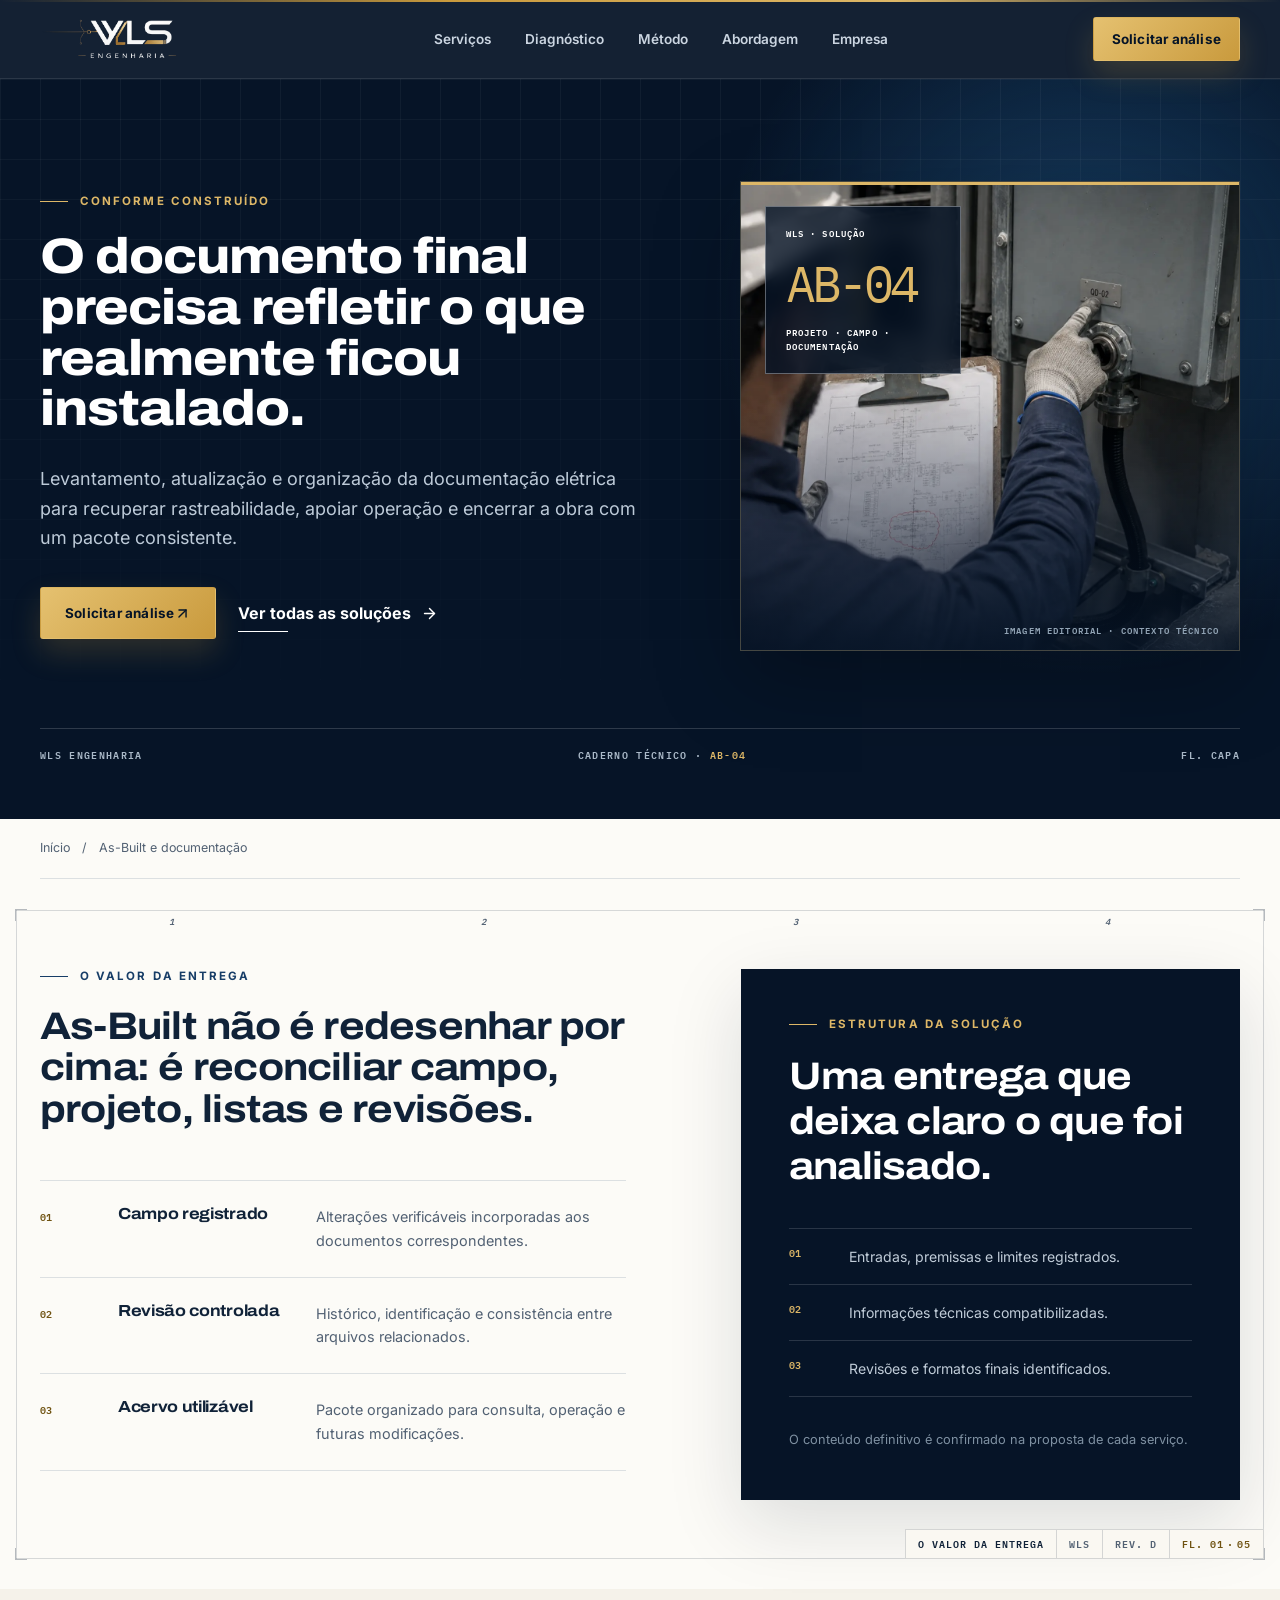
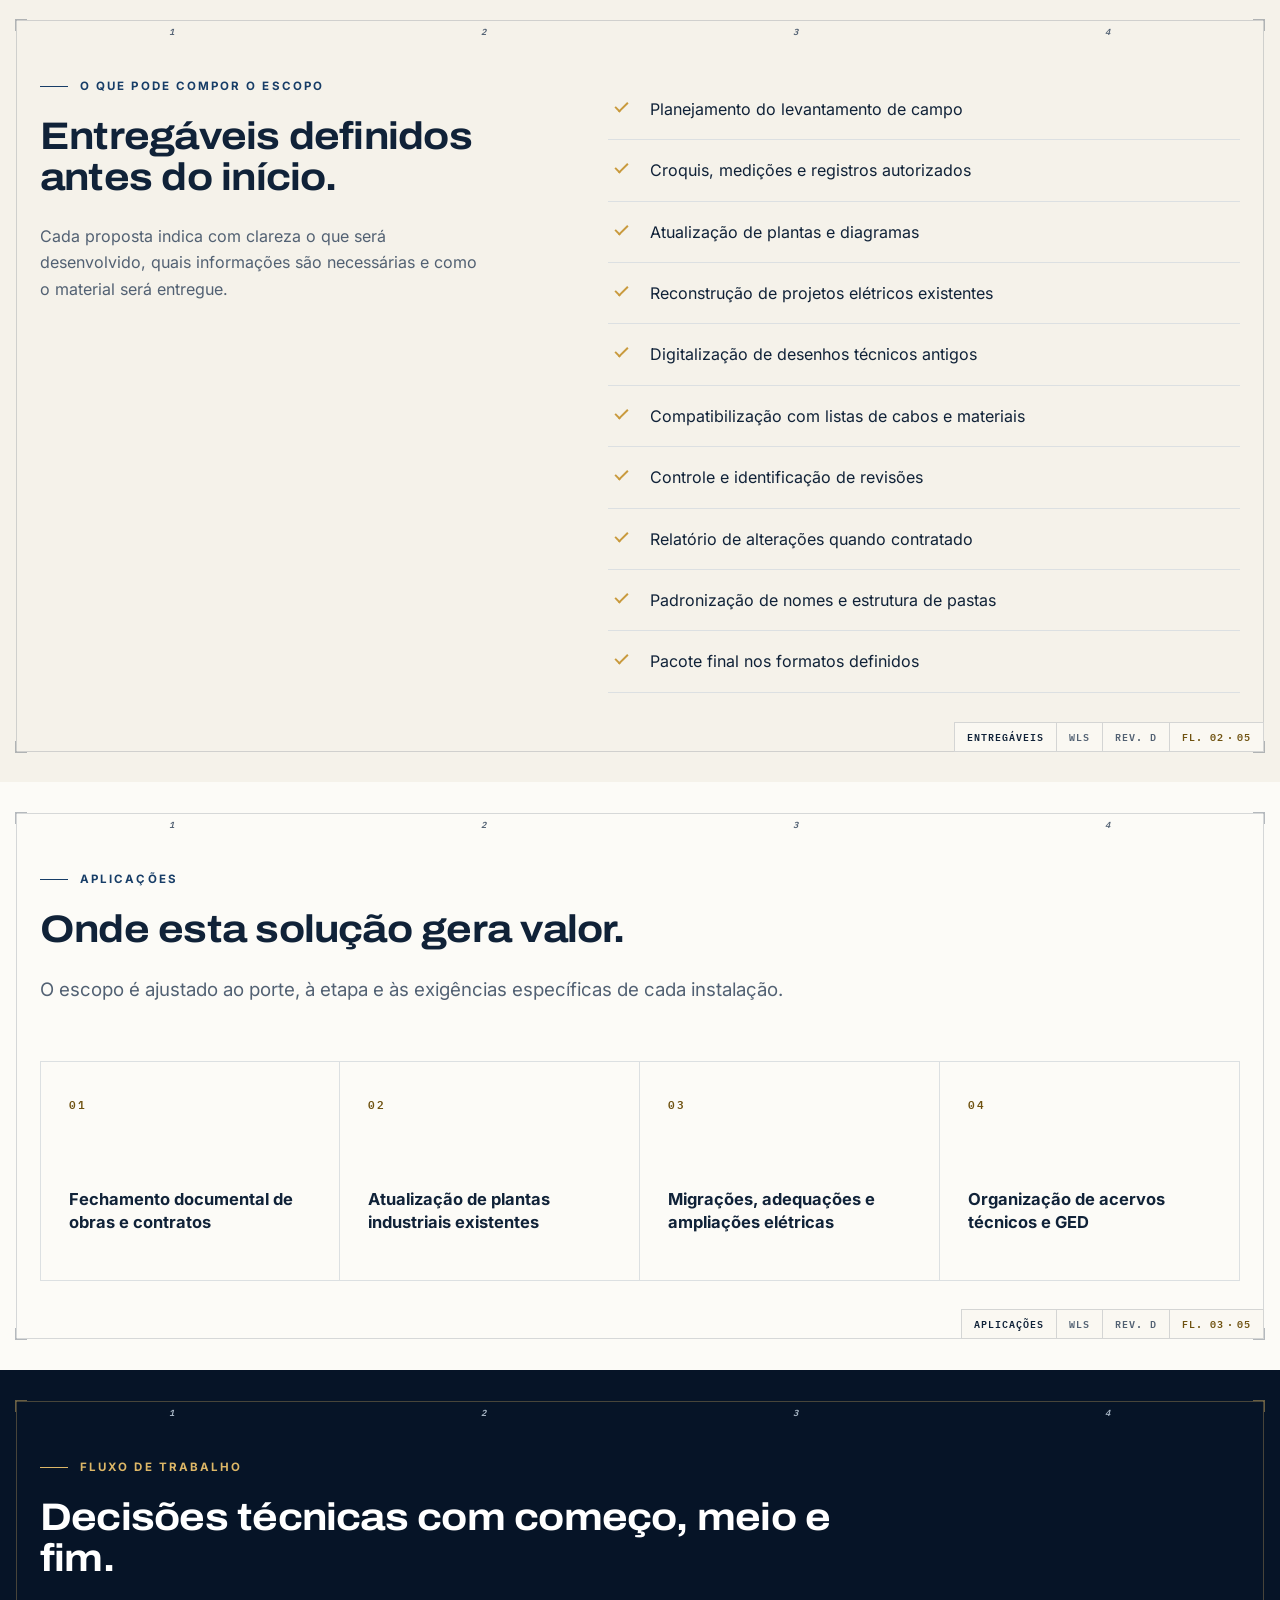
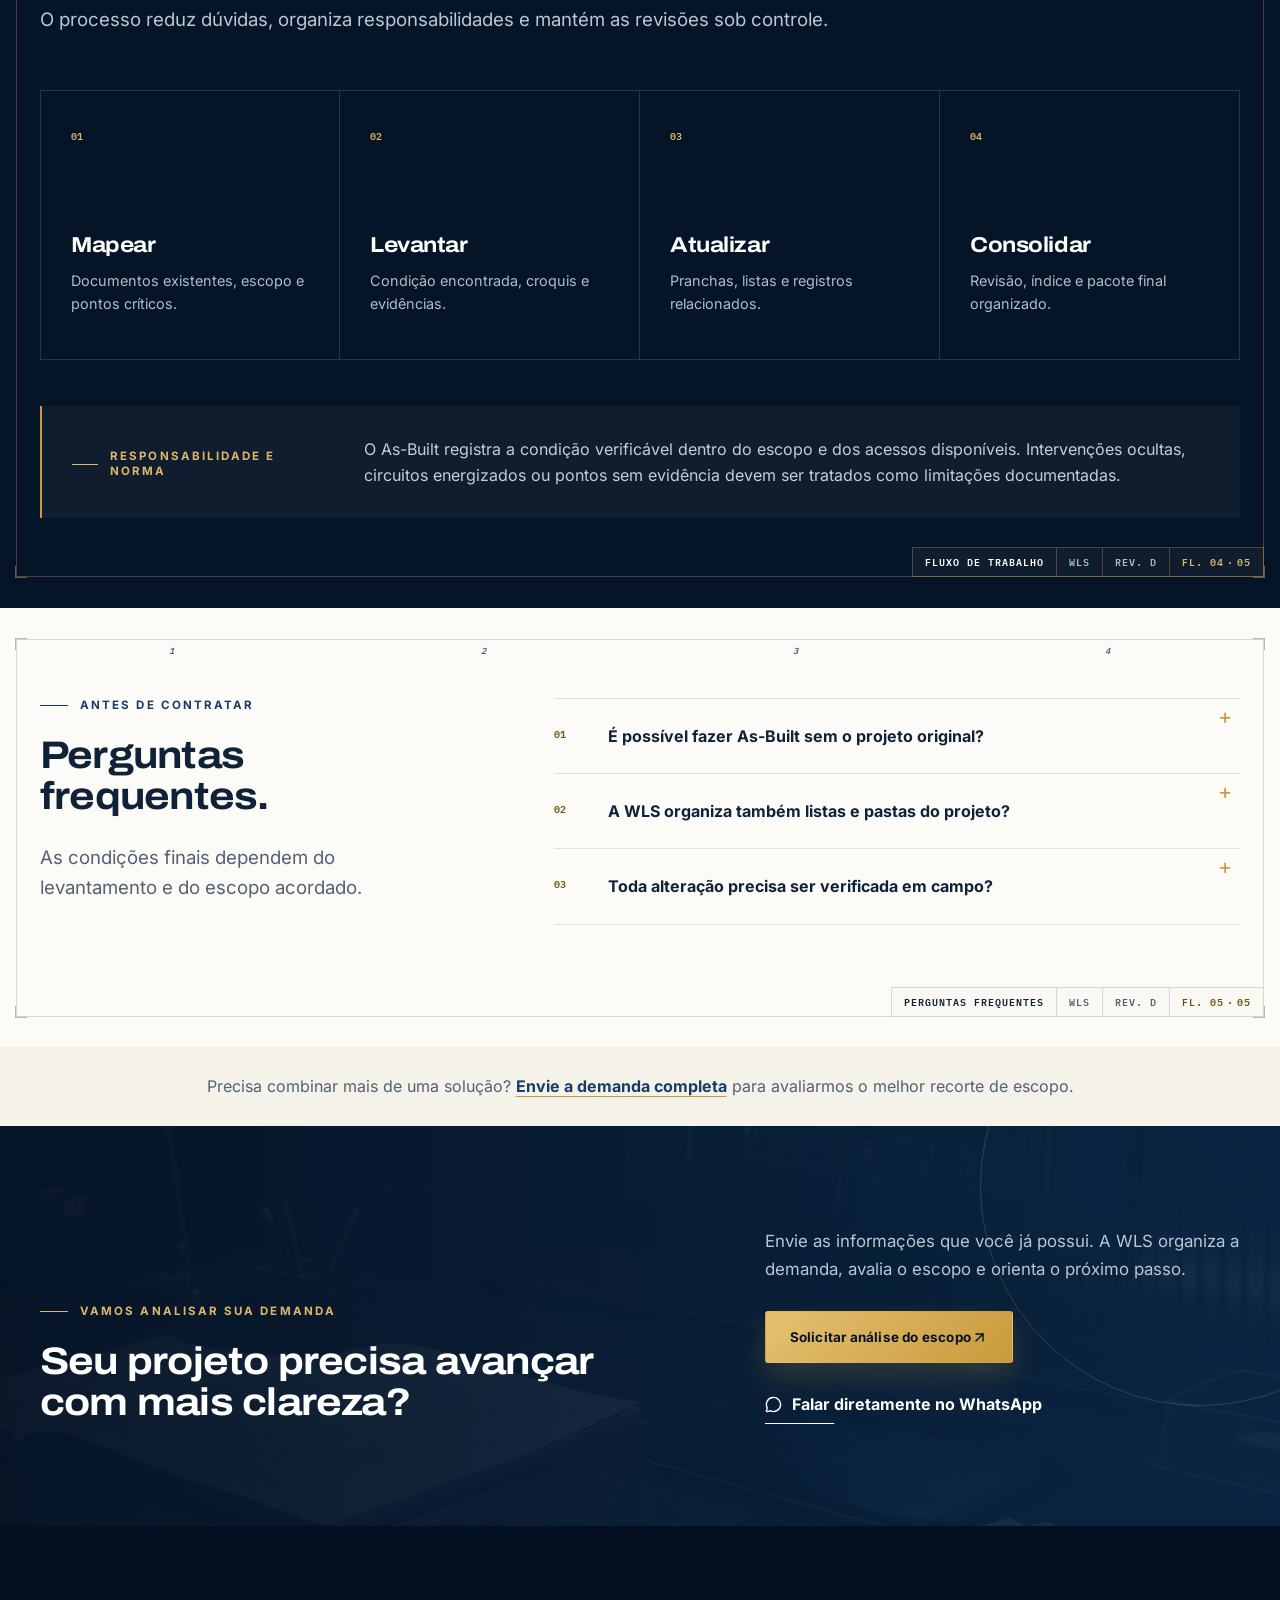
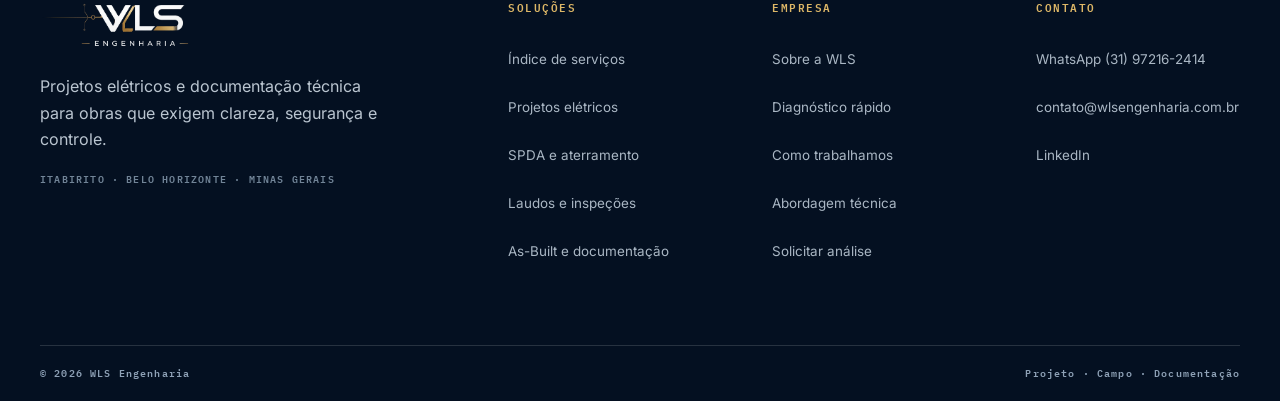
<file: as-built-documentacao/index.html>
<!DOCTYPE html><html lang="pt-BR" class="sem-js"><head><meta charSet="utf-8"/><meta name="viewport" content="width=device-width, initial-scale=1"/><link rel="preload" as="image" imageSrcSet="/assets/logo-wls.webp 640w, /assets/logo-wls.webp 750w, /assets/logo-wls.webp 828w, /assets/logo-wls.webp 1080w, /assets/logo-wls.webp 1200w" fetchPriority="high"/><link rel="preload" as="image" href="/assets/v3/wls-asbuilt-verification.webp" imageSizes="(max-width: 900px) 100vw, 44vw" fetchPriority="high"/><link rel="stylesheet" href="/assets/index-D2U5-zsG.css" data-rsc-css-href="/assets/index-D2U5-zsG.css" data-precedence="vite-rsc/importer-resources"/><link rel="modulepreload" href="/assets/layout-segment-context-Bzi3o09Q.js" crossorigin=""/><link rel="modulepreload" href="/assets/rolldown-runtime-S-ySWqyJ.js" crossorigin=""/><link rel="modulepreload" href="/assets/index-BlXXLMjL.js" crossorigin=""/><link rel="modulepreload" href="/assets/framework-CXnKph_e.js" crossorigin=""/><link rel="modulepreload" href="/assets/reveal-root-D2rXjSFB.js" crossorigin=""/><link rel="modulepreload" href="/assets/header-Va7LnSoX.js" crossorigin=""/><link rel="modulepreload" href="/assets/image-WnvTXEYb.js" crossorigin=""/><link rel="modulepreload" href="/assets/message-circle-Bdez7fyd.js" crossorigin=""/><link rel="modulepreload" href="/assets/Icon-C6gSHICf.js" crossorigin=""/><title>As-Built Elétrico e Documentação em Itabirito e BH | WLS Engenharia</title><meta name="description" content="Levantamento, atualização de desenhos, controle de revisões e organização do pacote final de documentação elétrica. Atendimento em Itabirito, Belo Horizonte e região."/><meta name="keywords" content="projeto elétrico Minas Gerais,projeto SPDA,laudo elétrico,laudo SPDA,as-built elétrico,documentação técnica"/><meta property="og:title" content="As-Built Elétrico e Documentação em Itabirito e BH"/><meta property="og:description" content="Levantamento, atualização de desenhos, controle de revisões e organização do pacote final de documentação elétrica. Atendimento em Itabirito, Belo Horizonte e região."/><meta property="og:url" content="https://www.wlsengenharia.com.br/as-built-documentacao"/><meta property="og:site_name" content="WLS Engenharia"/><meta property="og:type" content="website"/><meta property="og:locale" content="pt_BR"/><meta property="og:image" content="https://www.wlsengenharia.com.br/assets/og/og-as-built.jpg"/><meta property="og:image:width" content="1200"/><meta property="og:image:height" content="630"/><meta property="og:image:alt" content="Imagem editorial representando conferência de documentação As-Built em campo"/><meta name="twitter:card" content="summary_large_image"/><meta name="twitter:title" content="As-Built Elétrico e Documentação em Itabirito e BH"/><meta name="twitter:description" content="Levantamento, atualização de desenhos, controle de revisões e organização do pacote final de documentação elétrica. Atendimento em Itabirito, Belo Horizonte e região."/><meta name="twitter:image" content="https://www.wlsengenharia.com.br/assets/og/og-as-built.jpg"/><link rel="shortcut icon" href="https://www.wlsengenharia.com.br/favicon.ico"/><link rel="icon" href="https://www.wlsengenharia.com.br/favicon.svg" type="image/svg+xml"/><link rel="icon" href="https://www.wlsengenharia.com.br/favicon.ico" sizes="32x32"/><link rel="apple-touch-icon" href="https://www.wlsengenharia.com.br/apple-touch-icon.png"/><link rel="canonical" href="https://www.wlsengenharia.com.br/as-built-documentacao"/><script>self.__VINEXT_RSC_PARAMS__={}</script><script>self.__VINEXT_RSC_NAV__={"pathname":"/as-built-documentacao","searchParams":[]}</script><link rel="modulepreload" href="/assets/index-BlXXLMjL.js" />
</head><body><div class="scroll-progress" aria-hidden="true"></div><a class="skip-link" href="#conteudo">Pular para o conteúdo</a><header class="site-header"><div class="container header-inner"><a href="/" class="brand" aria-label="WLS Engenharia — início"><img src="/assets/logo-wls.webp" alt="WLS Engenharia" width="846" height="260" loading="eager" fetchPriority="high" decoding="async" srcSet="/assets/logo-wls.webp 640w, /assets/logo-wls.webp 750w, /assets/logo-wls.webp 828w, /assets/logo-wls.webp 1080w, /assets/logo-wls.webp 1200w" data-nimg="1"/></a><nav class="desktop-nav" aria-label="Navegação principal"><a href="/servicos">Serviços</a><a href="/#diagnostico">Diagnóstico</a><a href="/#metodo">Método</a><a href="/#experiencia">Abordagem</a><a href="/empresa">Empresa</a></nav><a href="/contato" class="button button-gold header-cta">Solicitar análise</a><a class="header-whats" href="https://wa.me/5531972162414?text=Ol%C3%A1%21%20Vim%20pelo%20site%20da%20WLS%20e%20quero%20falar%20sobre%20uma%20demanda%20de%20engenharia%20el%C3%A9trica." target="_blank" rel="noreferrer" aria-label="Falar no WhatsApp"><svg xmlns="http://www.w3.org/2000/svg" width="20" height="20" viewBox="0 0 24 24" fill="none" stroke="currentColor" stroke-width="2" stroke-linecap="round" stroke-linejoin="round" class="lucide lucide-message-circle" aria-hidden="true"><path d="M2.992 16.342a2 2 0 0 1 .094 1.167l-1.065 3.29a1 1 0 0 0 1.236 1.168l3.413-.998a2 2 0 0 1 1.099.092 10 10 0 1 0-4.777-4.719"></path></svg><span class="header-whats-text">WhatsApp</span></a><button type="button" class="mobile-menu-button" aria-label="Abrir menu" aria-expanded="false" aria-controls="mobile-navigation"><svg xmlns="http://www.w3.org/2000/svg" width="22" height="22" viewBox="0 0 24 24" fill="none" stroke="currentColor" stroke-width="2" stroke-linecap="round" stroke-linejoin="round" class="lucide lucide-menu" aria-hidden="true"><path d="M4 5h16"></path><path d="M4 12h16"></path><path d="M4 19h16"></path></svg></button><nav id="mobile-navigation" class="mobile-nav" aria-label="Navegação móvel" aria-hidden="true"><a href="/servicos">Serviços</a><a href="/#diagnostico">Diagnóstico</a><a href="/#metodo">Método</a><a href="/#experiencia">Abordagem</a><a href="/empresa">Empresa</a><a href="/contato">Solicitar análise</a></nav></div></header><main id="conteudo" tabindex="-1"><section class="page-hero"><div class="blueprint-grid" aria-hidden="true"></div><div class="container page-hero-grid"><div><p class="eyebrow eyebrow-gold">Conforme construído</p><h1>O documento final precisa refletir o que realmente ficou instalado.</h1><p class="page-hero-lead">Levantamento, atualização e organização da documentação elétrica para recuperar rastreabilidade, apoiar operação e encerrar a obra com um pacote consistente.</p><div class="button-row"><a href="/contato" class="button button-gold">Solicitar análise<svg xmlns="http://www.w3.org/2000/svg" width="17" height="17" viewBox="0 0 24 24" fill="none" stroke="currentColor" stroke-width="2" stroke-linecap="round" stroke-linejoin="round" class="lucide lucide-arrow-up-right" aria-hidden="true"><path d="M7 7h10v10"></path><path d="M7 17 17 7"></path></svg></a><a href="/#entregaveis" class="text-link text-link-light">Ver todas as soluções <svg xmlns="http://www.w3.org/2000/svg" width="17" height="17" viewBox="0 0 24 24" fill="none" stroke="currentColor" stroke-width="2" stroke-linecap="round" stroke-linejoin="round" class="lucide lucide-arrow-right" aria-hidden="true"><path d="M5 12h14"></path><path d="m12 5 7 7-7 7"></path></svg></a></div></div><figure class="page-hero-media"><img src="/assets/v3/wls-asbuilt-verification.webp" alt="Imagem editorial de revisão As-Built e documentação técnica" loading="eager" fetchPriority="high" decoding="async" sizes="(max-width: 900px) 100vw, 44vw" data-nimg="fill" style="position:absolute;inset:0;width:100%;height:100%;object-fit:cover"/><figcaption>Imagem editorial · contexto técnico</figcaption><div class="technical-stamp" aria-label="Referência do serviço AB-04"><span>WLS · SOLUÇÃO</span><strong>AB-04</strong><span>PROJETO · CAMPO · DOCUMENTAÇÃO</span></div></figure></div><div class="container page-hero-rail"><span>WLS Engenharia</span><span>Caderno técnico · <strong>AB-04</strong></span><span>FL. Capa</span></div></section><nav class="breadcrumbs container" aria-label="Trilha de navegação"><a href="/">Início</a><span aria-hidden="true">/</span><span aria-current="page">As-Built e documentação</span></nav><section class="prancha section" data-reveal="true"><div class="prancha-moldura" aria-hidden="true"><span class="prancha-lateral prancha-lateral-e"></span><span class="prancha-lateral prancha-lateral-d"></span><span class="prancha-coords prancha-coords-t"><i>1</i><i>2</i><i>3</i><i>4</i></span><span class="prancha-coords prancha-coords-e"><i>A</i><i>B</i><i>C</i></span><span class="prancha-tick prancha-tick-se"></span><span class="prancha-tick prancha-tick-sd"></span><span class="prancha-tick prancha-tick-ie"></span><span class="prancha-tick prancha-tick-id"></span></div><div class="prancha-conteudo"><div class="container service-overview"><div><p class="eyebrow">O valor da entrega</p><h2>As-Built não é redesenhar por cima: é reconciliar campo, projeto, listas e revisões.</h2><div class="outcome-grid"><article class="outcome-item"><span>01</span><h3>Campo registrado</h3><p>Alterações verificáveis incorporadas aos documentos correspondentes.</p></article><article class="outcome-item"><span>02</span><h3>Revisão controlada</h3><p>Histórico, identificação e consistência entre arquivos relacionados.</p></article><article class="outcome-item"><span>03</span><h3>Acervo utilizável</h3><p>Pacote organizado para consulta, operação e futuras modificações.</p></article></div></div><aside class="service-scope-panel" aria-label="Estrutura típica da entrega"><p class="eyebrow eyebrow-gold">Estrutura da solução</p><h3>Uma entrega que deixa claro o que foi analisado.</h3><ol><li><span>01</span><p>Entradas, premissas e limites registrados.</p></li><li><span>02</span><p>Informações técnicas compatibilizadas.</p></li><li><span>03</span><p>Revisões e formatos finais identificados.</p></li></ol><small>O conteúdo definitivo é confirmado na proposta de cada serviço.</small></aside></div></div><p class="prancha-carimbo"><span class="prancha-carimbo-titulo">O valor da entrega</span><span class="prancha-carimbo-marca">WLS</span><span class="prancha-carimbo-rev">REV. D</span><span class="prancha-carimbo-folha">FL. <!-- -->01<span aria-hidden="true">·</span>05</span></p></section><section class="prancha section section-soft" data-reveal="true"><div class="prancha-moldura" aria-hidden="true"><span class="prancha-lateral prancha-lateral-e"></span><span class="prancha-lateral prancha-lateral-d"></span><span class="prancha-coords prancha-coords-t"><i>1</i><i>2</i><i>3</i><i>4</i></span><span class="prancha-coords prancha-coords-e"><i>A</i><i>B</i><i>C</i></span><span class="prancha-tick prancha-tick-se"></span><span class="prancha-tick prancha-tick-sd"></span><span class="prancha-tick prancha-tick-ie"></span><span class="prancha-tick prancha-tick-id"></span></div><div class="prancha-conteudo"><div class="container two-column-list"><div><p class="eyebrow">O que pode compor o escopo</p><h2>Entregáveis definidos antes do início.</h2><p>Cada proposta indica com clareza o que será desenvolvido, quais informações são necessárias e como o material será entregue.</p></div><ul class="check-list"><li>Planejamento do levantamento de campo</li><li>Croquis, medições e registros autorizados</li><li>Atualização de plantas e diagramas</li><li>Reconstrução de projetos elétricos existentes</li><li>Digitalização de desenhos técnicos antigos</li><li>Compatibilização com listas de cabos e materiais</li><li>Controle e identificação de revisões</li><li>Relatório de alterações quando contratado</li><li>Padronização de nomes e estrutura de pastas</li><li>Pacote final nos formatos definidos</li></ul></div></div><p class="prancha-carimbo"><span class="prancha-carimbo-titulo">Entregáveis</span><span class="prancha-carimbo-marca">WLS</span><span class="prancha-carimbo-rev">REV. D</span><span class="prancha-carimbo-folha">FL. <!-- -->02<span aria-hidden="true">·</span>05</span></p></section><section class="prancha section" data-reveal="true"><div class="prancha-moldura" aria-hidden="true"><span class="prancha-lateral prancha-lateral-e"></span><span class="prancha-lateral prancha-lateral-d"></span><span class="prancha-coords prancha-coords-t"><i>1</i><i>2</i><i>3</i><i>4</i></span><span class="prancha-coords prancha-coords-e"><i>A</i><i>B</i><i>C</i></span><span class="prancha-tick prancha-tick-se"></span><span class="prancha-tick prancha-tick-sd"></span><span class="prancha-tick prancha-tick-ie"></span><span class="prancha-tick prancha-tick-id"></span></div><div class="prancha-conteudo"><div class="container"><div class="section-intro"><p class="eyebrow">Aplicações</p><h2>Onde esta solução gera valor.</h2><p class="section-lead">O escopo é ajustado ao porte, à etapa e às exigências específicas de cada instalação.</p></div><div class="application-grid"><div class="application-card"><span>01</span><p>Fechamento documental de obras e contratos</p></div><div class="application-card"><span>02</span><p>Atualização de plantas industriais existentes</p></div><div class="application-card"><span>03</span><p>Migrações, adequações e ampliações elétricas</p></div><div class="application-card"><span>04</span><p>Organização de acervos técnicos e GED</p></div></div></div></div><p class="prancha-carimbo"><span class="prancha-carimbo-titulo">Aplicações</span><span class="prancha-carimbo-marca">WLS</span><span class="prancha-carimbo-rev">REV. D</span><span class="prancha-carimbo-folha">FL. <!-- -->03<span aria-hidden="true">·</span>05</span></p></section><section class="prancha prancha-escura section section-navy" data-reveal="true"><div class="prancha-moldura" aria-hidden="true"><span class="prancha-lateral prancha-lateral-e"></span><span class="prancha-lateral prancha-lateral-d"></span><span class="prancha-coords prancha-coords-t"><i>1</i><i>2</i><i>3</i><i>4</i></span><span class="prancha-coords prancha-coords-e"><i>A</i><i>B</i><i>C</i></span><span class="prancha-tick prancha-tick-se"></span><span class="prancha-tick prancha-tick-sd"></span><span class="prancha-tick prancha-tick-ie"></span><span class="prancha-tick prancha-tick-id"></span></div><div class="prancha-conteudo"><div class="container"><div class="section-intro section-intro-light"><p class="eyebrow">Fluxo de trabalho</p><h2>Decisões técnicas com começo, meio e fim.</h2><p class="section-lead">O processo reduz dúvidas, organiza responsabilidades e mantém as revisões sob controle.</p></div><div class="process-grid"><article class="process-card"><span>01</span><h3>Mapear</h3><p>Documentos existentes, escopo e pontos críticos.</p></article><article class="process-card"><span>02</span><h3>Levantar</h3><p>Condição encontrada, croquis e evidências.</p></article><article class="process-card"><span>03</span><h3>Atualizar</h3><p>Pranchas, listas e registros relacionados.</p></article><article class="process-card"><span>04</span><h3>Consolidar</h3><p>Revisão, índice e pacote final organizado.</p></article></div><div class="technical-note"><p class="eyebrow eyebrow-gold">Responsabilidade e norma</p><p>O As-Built registra a condição verificável dentro do escopo e dos acessos disponíveis. Intervenções ocultas, circuitos energizados ou pontos sem evidência devem ser tratados como limitações documentadas.</p></div></div></div><p class="prancha-carimbo"><span class="prancha-carimbo-titulo">Fluxo de trabalho</span><span class="prancha-carimbo-marca">WLS</span><span class="prancha-carimbo-rev">REV. D</span><span class="prancha-carimbo-folha">FL. <!-- -->04<span aria-hidden="true">·</span>05</span></p></section><section class="prancha section" data-reveal="true"><div class="prancha-moldura" aria-hidden="true"><span class="prancha-lateral prancha-lateral-e"></span><span class="prancha-lateral prancha-lateral-d"></span><span class="prancha-coords prancha-coords-t"><i>1</i><i>2</i><i>3</i><i>4</i></span><span class="prancha-coords prancha-coords-e"><i>A</i><i>B</i><i>C</i></span><span class="prancha-tick prancha-tick-se"></span><span class="prancha-tick prancha-tick-sd"></span><span class="prancha-tick prancha-tick-ie"></span><span class="prancha-tick prancha-tick-id"></span></div><div class="prancha-conteudo"><div class="container faq-layout"><div class="section-intro"><p class="eyebrow">Antes de contratar</p><h2>Perguntas frequentes.</h2><p class="section-lead">As condições finais dependem do levantamento e do escopo acordado.</p></div><div class="faq-list"><details class="faq-item"><summary><span>01</span>É possível fazer As-Built sem o projeto original?</summary><p>É possível reconstruir parte da documentação a partir de campo, mas o prazo, a profundidade e as limitações serão diferentes. A análise inicial define a estratégia adequada.</p></details><details class="faq-item"><summary><span>02</span>A WLS organiza também listas e pastas do projeto?</summary><p>Sim. A compatibilização de listas, nomes de arquivos, índices e estrutura de pastas pode integrar o pacote contratado.</p></details><details class="faq-item"><summary><span>03</span>Toda alteração precisa ser verificada em campo?</summary><p>O documento deve distinguir o que foi verificado, o que veio de registro confiável e o que permanece sem confirmação. Essa rastreabilidade evita tratar hipótese como condição construída.</p></details></div></div></div><p class="prancha-carimbo"><span class="prancha-carimbo-titulo">Perguntas frequentes</span><span class="prancha-carimbo-marca">WLS</span><span class="prancha-carimbo-rev">REV. D</span><span class="prancha-carimbo-folha">FL. <!-- -->05<span aria-hidden="true">·</span>05</span></p></section><section class="service-crosslink"><div class="container"><p>Precisa combinar mais de uma solução?<!-- --> <a href="/contato">Envie a demanda completa</a> para avaliarmos o melhor recorte de escopo.</p></div></section><section class="cta-band"><div class="container cta-grid"><div><p class="eyebrow eyebrow-gold">Vamos analisar sua demanda</p><h2>Seu projeto precisa avançar com mais clareza?</h2></div><div><p>Envie as informações que você já possui. A WLS organiza a demanda, avalia o escopo e orienta o próximo passo.</p><div class="button-row"><a class="button button-gold" href="/contato">Solicitar análise do escopo<svg xmlns="http://www.w3.org/2000/svg" width="17" height="17" viewBox="0 0 24 24" fill="none" stroke="currentColor" stroke-width="2" stroke-linecap="round" stroke-linejoin="round" class="lucide lucide-arrow-up-right" aria-hidden="true"><path d="M7 7h10v10"></path><path d="M7 17 17 7"></path></svg></a><a class="text-link text-link-light" href="https://wa.me/5531972162414?text=Ol%C3%A1%21%20Quero%20falar%20sobre%20uma%20demanda%20de%20engenharia%20el%C3%A9trica." target="_blank" rel="noreferrer"><svg xmlns="http://www.w3.org/2000/svg" width="17" height="17" viewBox="0 0 24 24" fill="none" stroke="currentColor" stroke-width="2" stroke-linecap="round" stroke-linejoin="round" class="lucide lucide-message-circle" aria-hidden="true"><path d="M2.992 16.342a2 2 0 0 1 .094 1.167l-1.065 3.29a1 1 0 0 0 1.236 1.168l3.413-.998a2 2 0 0 1 1.099.092 10 10 0 1 0-4.777-4.719"></path></svg>Falar diretamente no WhatsApp</a></div></div></div></section></main><footer class="site-footer"><div class="container footer-grid"><div class="footer-brand"><img src="/assets/logo-wls.webp" alt="WLS Engenharia" width="846" height="260" loading="lazy" decoding="async" srcSet="/assets/logo-wls.webp 640w, /assets/logo-wls.webp 750w, /assets/logo-wls.webp 828w, /assets/logo-wls.webp 1080w, /assets/logo-wls.webp 1200w" data-nimg="1"/><p>Projetos elétricos e documentação técnica para obras que exigem clareza, segurança e controle.</p><span>Itabirito · Belo Horizonte · Minas Gerais</span></div><div><p class="footer-title">Soluções</p><ul><li><a href="/servicos">Índice de serviços</a></li><li><a href="/projetos-eletricos">Projetos elétricos</a></li><li><a href="/spda-aterramento">SPDA e aterramento</a></li><li><a href="/laudos-inspecoes">Laudos e inspeções</a></li><li><a href="/as-built-documentacao">As-Built e documentação</a></li></ul></div><div><p class="footer-title">Empresa</p><ul><li><a href="/empresa">Sobre a WLS</a></li><li><a href="/#diagnostico">Diagnóstico rápido</a></li><li><a href="/#metodo">Como trabalhamos</a></li><li><a href="/#experiencia">Abordagem técnica</a></li><li><a href="/contato">Solicitar análise</a></li></ul></div><div><p class="footer-title">Contato</p><ul><li><a href="https://wa.me/5531972162414">WhatsApp (31) 97216-2414</a></li><li><a href="mailto:contato@wlsengenharia.com.br">contato@wlsengenharia.com.br</a></li><li><a href="https://www.linkedin.com/in/wesley-souza-projetista/" target="_blank" rel="noreferrer">LinkedIn</a></li></ul></div></div><div class="container footer-bottom"><span>© 2026 WLS Engenharia</span><span>Projeto · Campo · Documentação</span></div></footer><script type="application/ld+json">{"@context":"https://schema.org","@type":"ProfessionalService","@id":"https://www.wlsengenharia.com.br/#organizacao","name":"WLS Engenharia","url":"https://www.wlsengenharia.com.br","description":"Projetos elétricos, SPDA, laudos e As-Built com experiência de campo e documentação organizada. Atendimento em Itabirito, Belo Horizonte e região.","telephone":"+5531972162414","email":"contato@wlsengenharia.com.br","image":"https://www.wlsengenharia.com.br/assets/og/og-wls.jpg","logo":"https://www.wlsengenharia.com.br/assets/logo-wls.webp","address":{"@type":"PostalAddress","addressLocality":"Itabirito","addressRegion":"MG","addressCountry":"BR"},"areaServed":[{"@type":"City","name":"Itabirito"},{"@type":"City","name":"Belo Horizonte"},{"@type":"AdministrativeArea","name":"Minas Gerais"}],"knowsAbout":["Projeto elétrico de baixa tensão","SPDA e aterramento","Laudos e inspeções elétricas","As-Built e documentação técnica"],"founder":{"@type":"Person","name":"Wesley Lopes Vieira Souza","jobTitle":"Projetista Elétrico"},"sameAs":["https://www.linkedin.com/in/wesley-souza-projetista/"]}</script><script id="_R_">import("/assets/index-BlXXLMjL.js")</script></body></html><script>self.__VINEXT_RSC_CHUNKS__=self.__VINEXT_RSC_CHUNKS__||[];self.__VINEXT_RSC_CHUNKS__.push("2:I[\"7bf27b718a6e\",[],\"default\",1]\n3:I[\"b75c13210077\",[],\"default\",1]\n4:I[\"8c0f216c4604\",[],\"Children\",1]\n5:I[\"9fb86276be8f\",[],\"default\",1]\n:HL[\"/assets/index-D2U5-zsG.css\",\"style\"]\n")</script><script>self.__VINEXT_RSC_CHUNKS__=self.__VINEXT_RSC_CHUNKS__||[];self.__VINEXT_RSC_CHUNKS__.push("6:T453,{\"@context\":\"https://schema.org\",\"@type\":\"ProfessionalService\",\"@id\":\"https://www.wlsengenharia.com.br/#organizacao\",\"name\":\"WLS Engenharia\",\"url\":\"https://www.wlsengenharia.com.br\",\"description\":\"Projetos elétricos, SPDA, laudos e As-Built com experiência de campo e documentação organizada. Atendimento em Itabirito, Belo Horizonte e região.\",\"telephone\":\"+5531972162414\",\"email\":\"contato@wlsengenharia.com.br\",\"image\":\"https://www.wlsengenharia.com.br/assets/og/og-wls.jpg\",\"logo\":\"https://www.wlsengenharia.com.br/assets/logo-wls.webp\",\"address\":{\"@type\":\"PostalAddress\",\"addressLocality\":\"Itabirito\",\"addressRegion\":\"MG\",\"addressCountry\":\"BR\"},\"areaServed\":[{\"@type\":\"City\",\"name\":\"Itabirito\"},{\"@type\":\"City\",\"name\":\"Belo Horizonte\"},{\"@type\":\"AdministrativeArea\",\"name\":\"Minas Gerais\"}],\"knowsAbout\":[\"Projeto elétrico de baixa tensão\",\"SPDA e aterramento\",\"Laudos e inspeções elétricas\",\"As-Built e documentação técnica\"],\"founder\":{\"@type\":\"Person\",\"name\":\"Wesley Lopes Vieira Souza\",\"jobTitle\":\"Projetista Elétrico\"},\"sameAs\":[\"https://www.linkedin.com/in/wesley-souza-projetista/\"]}0:{\"__route\":\"route:/as-built-documentacao\",\"__interceptionContext\":null,\"__layoutIds\":[\"layout:/\"],\"__rootLayout\":\"/\",\"page:/as-built-documentacao\":\"$L1\",\"layout:/\":[[[[\"$\",\"link\",\"css:/assets/index-D2U5-zsG.css\",{\"rel\":\"stylesheet\",\"precedence\":\"vite-rsc/importer-resources\",\"href\":\"/assets/index-D2U5-zsG.css\",\"data-rsc-css-href\":\"/assets/index-D2U5-zsG.css\"}],\"$undefined\"],[\"$\",\"html\",null,{\"lang\":\"pt-BR\",\"className\":\"sem-js\",\"children\":[\"$\",\"body\",null,{\"children\":[[\"$\",\"$L2\",null,{}],[\"$\",\"div\",null,{\"className\":\"scroll-progress\",\"aria-hidden\":\"true\"}],[\"$\",\"a\",null,{\"className\":\"skip-link\",\"href\":\"#conteudo\",\"children\":\"Pular para o conteúdo\"}],[\"$\",\"$L3\",null,{}],[\"$\",\"$L4\",null,{}],[\"$\",\"footer\",null,{\"className\":\"site-footer\",\"children\":[[\"$\",\"div\",null,{\"className\":\"container footer-grid\",\"children\":[[\"$\",\"div\",null,{\"className\":\"footer-brand\",\"children\":[[\"$\",\"$L5\",null,{\"src\":\"/assets/logo-wls.webp\",\"alt\":\"WLS Engenharia\",\"width\":846,\"height\":260,\"unoptimized\":true}],[\"$\",\"p\",null,{\"children\":\"Projetos elétricos e documentação técnica para obras que exigem clareza, segurança e controle.\"}],[\"$\",\"span\",null,{\"children\":\"Itabirito · Belo Horizonte · Minas Gerais\"}]]}],[\"$\",\"div\",null,{\"children\":[[\"$\",\"p\",null,{\"className\":\"footer-title\",\"children\":\"Soluções\"}],[\"$\",\"ul\",null,{\"children\":[[\"$\",\"li\",null,{\"children\":[\"$\",\"a\",null,{\"href\":\"/servicos\",\"children\":\"Índice de serviços\"}]}],[\"$\",\"li\",null,{\"children\":[\"$\",\"a\",null,{\"href\":\"/projetos-eletricos\",\"children\":\"Projetos elétricos\"}]}],[\"$\",\"li\",null,{\"children\":[\"$\",\"a\",null,{\"href\":\"/spda-aterramento\",\"children\":\"SPDA e aterramento\"}]}],[\"$\",\"li\",null,{\"children\":[\"$\",\"a\",null,{\"href\":\"/laudos-inspecoes\",\"children\":\"Laudos e inspeções\"}]}],[\"$\",\"li\",null,{\"children\":[\"$\",\"a\",null,{\"href\":\"/as-built-documentacao\",\"children\":\"As-Built e documentação\"}]}]]}]]}],[\"$\",\"div\",null,{\"children\":[[\"$\",\"p\",null,{\"className\":\"footer-title\",\"children\":\"Empresa\"}],[\"$\",\"ul\",null,{\"children\":[[\"$\",\"li\",null,{\"children\":[\"$\",\"a\",null,{\"href\":\"/empresa\",\"children\":\"Sobre a WLS\"}]}],[\"$\",\"li\",null,{\"children\":[\"$\",\"a\",null,{\"href\":\"/#diagnostico\",\"children\":\"Diagnóstico rápido\"}]}],[\"$\",\"li\",null,{\"children\":[\"$\",\"a\",null,{\"href\":\"/#metodo\",\"children\":\"Como trabalhamos\"}]}],[\"$\",\"li\",null,{\"children\":[\"$\",\"a\",null,{\"href\":\"/#experiencia\",\"children\":\"Abordagem técnica\"}]}],[\"$\",\"li\",null,{\"children\":[\"$\",\"a\",null,{\"href\":\"/contato\",\"children\":\"Solicitar análise\"}]}]]}]]}],[\"$\",\"div\",null,{\"children\":[[\"$\",\"p\",null,{\"className\":\"footer-title\",\"children\":\"Contato\"}],[\"$\",\"ul\",null,{\"children\":[[\"$\",\"li\",null,{\"children\":[\"$\",\"a\",null,{\"href\":\"https://wa.me/5531972162414\",\"children\":\"WhatsApp (31) 97216-2414\"}]}],[\"$\",\"li\",null,{\"children\":[\"$\",\"a\",null,{\"href\":\"mailto:contato@wlsengenharia.com.br\",\"children\":\"contato@wlsengenharia.com.br\"}]}],[\"$\",\"li\",null,{\"children\":[\"$\",\"a\",null,{\"href\":\"https://www.linkedin.com/in/wesley-souza-projetista/\",\"target\":\"_blank\",\"rel\":\"noreferrer\",\"children\":\"LinkedIn\"}]}]]}]]}]]}],[\"$\",\"div\",null,{\"className\":\"container footer-bottom\",\"children\":[[\"$\",\"span\",null,{\"children\":\"© 2026 WLS Engenharia\"}],[\"$\",\"span\",null,{\"children\":\"Projeto · Campo · Documentação\"}]]}]]}],[\"$\",\"script\",null,{\"type\":\"application/ld+json\",\"dangerouslySetInnerHTML\":{\"__html\":\"$6\"}}]]}]}]],\"$L7\"],\"route:/as-built-documentacao\":\"$L8\",\"__layoutFlags\":{\"layout:/\":\"s\"},\"__artifactCompatibility\":{\"schemaVersion\":1,\"graphVersion\":\"app-route-graph:1tv3vvpa4zlg0\",\"deploymentVersion\":\"72b1fa7f-f4ed-49b3-a981-141f0950ca64\",\"appElementsSchemaVersion\":1,\"rscPayloadSchemaVersion\":1,\"rootBoundaryId\":\"/\",\"renderEpoch\":null}}\n")</script><script>self.__VINEXT_RSC_CHUNKS__=self.__VINEXT_RSC_CHUNKS__||[];self.__VINEXT_RSC_CHUNKS__.push("9:I[\"15c18cfaeeff\",[],\"LayoutSegmentProvider\",1]\na:I[\"8c0f216c4604\",[],\"Slot\",1]\nb:I[\"593f344dc510\",[],\"NotFoundBoundary\",1]\nc:I[\"339f946bc456\",[],\"default\",1]\n7:null\n")</script><script>self.__VINEXT_RSC_CHUNKS__=self.__VINEXT_RSC_CHUNKS__||[];self.__VINEXT_RSC_CHUNKS__.push("8:[[[\"$\",\"meta\",null,{\"charSet\":\"utf-8\"}],[[\"$\",\"title\",\"0\",{\"children\":\"As-Built Elétrico e Documentação em Itabirito e BH | WLS Engenharia\"}],[\"$\",\"meta\",\"1\",{\"name\":\"description\",\"content\":\"Levantamento, atualização de desenhos, controle de revisões e organização do pacote final de documentação elétrica. Atendimento em Itabirito, Belo Horizonte e região.\"}],[\"$\",\"meta\",\"2\",{\"name\":\"keywords\",\"content\":\"projeto elétrico Minas Gerais,projeto SPDA,laudo elétrico,laudo SPDA,as-built elétrico,documentação técnica\"}],[\"$\",\"meta\",\"3\",{\"property\":\"og:title\",\"content\":\"As-Built Elétrico e Documentação em Itabirito e BH\"}],[\"$\",\"meta\",\"4\",{\"property\":\"og:description\",\"content\":\"Levantamento, atualização de desenhos, controle de revisões e organização do pacote final de documentação elétrica. Atendimento em Itabirito, Belo Horizonte e região.\"}],[\"$\",\"meta\",\"5\",{\"property\":\"og:url\",\"content\":\"https://www.wlsengenharia.com.br/as-built-documentacao\"}],[\"$\",\"meta\",\"6\",{\"property\":\"og:site_name\",\"content\":\"WLS Engenharia\"}],[\"$\",\"meta\",\"7\",{\"property\":\"og:type\",\"content\":\"website\"}],[\"$\",\"meta\",\"8\",{\"property\":\"og:locale\",\"content\":\"pt_BR\"}],[\"$\",\"meta\",\"9\",{\"property\":\"og:image\",\"content\":\"https://www.wlsengenharia.com.br/assets/og/og-as-built.jpg\"}],[\"$\",\"meta\",\"10\",{\"property\":\"og:image:width\",\"content\":\"1200\"}],[\"$\",\"meta\",\"11\",{\"property\":\"og:image:height\",\"content\":\"630\"}],[\"$\",\"meta\",\"12\",{\"property\":\"og:image:alt\",\"content\":\"Imagem editorial representando conferência de documentação As-Built em campo\"}],[\"$\",\"meta\",\"13\",{\"name\":\"twitter:card\",\"content\":\"summary_large_image\"}],[\"$\",\"meta\",\"14\",{\"name\":\"twitter:title\",\"content\":\"As-Built Elétrico e Documentação em Itabirito e BH\"}],[\"$\",\"meta\",\"15\",{\"name\":\"twitter:description\",\"content\":\"Levantamento, atualização de desenhos, controle de revisões e organização do pacote final de documentação elétrica. Atendimento em Itabirito, Belo Horizonte e região.\"}],[\"$\",\"meta\",\"16\",{\"name\":\"twitter:image\",\"content\":\"https://www.wlsengenharia.com.br/assets/og/og-as-built.jpg\"}],[\"$\",\"link\",\"17\",{\"rel\":\"shortcut icon\",\"href\":\"https://www.wlsengenharia.com.br/favicon.ico\"}],[\"$\",\"link\",\"18\",{\"rel\":\"icon\",\"href\":\"https://www.wlsengenharia.com.br/favicon.svg\",\"type\":\"image/svg+xml\"}],[\"$\",\"link\",\"19\",{\"rel\":\"icon\",\"href\":\"https://www.wlsengenharia.com.br/favicon.ico\",\"sizes\":\"32x32\"}],[\"$\",\"link\",\"20\",{\"rel\":\"apple-touch-icon\",\"href\":\"https://www.wlsengenharia.com.br/apple-touch-icon.png\"}],[\"$\",\"link\",\"21\",{\"rel\":\"canonical\",\"href\":\"https://www.wlsengenharia.com.br/as-built-documentacao\"}]],[[\"$\",\"meta\",\"0\",{\"name\":\"viewport\",\"content\":\"width=device-width, initial-scale=1\"}]]],[\"$\",\"$L9\",null,{\"segmentMap\":{\"children\":[\"as-built-documentacao\"]},\"children\":[\"$\",\"$La\",null,{\"id\":\"layout:/\",\"parallelSlots\":\"$undefined\",\"children\":[\"$\",\"$Lb\",null,{\"resetKey\":\"as-built-documentacao\",\"fallback\":[\"$\",\"main\",null,{\"id\":\"conteudo\",\"tabIndex\":-1,\"children\":[\"$\",\"section\",null,{\"className\":\"page-hero\",\"children\":[[\"$\",\"div\",null,{\"className\":\"blueprint-grid\",\"aria-hidden\":\"true\"}],[\"$\",\"div\",null,{\"className\":\"container page-hero-grid\",\"children\":[[\"$\",\"div\",null,{\"children\":[[\"$\",\"p\",null,{\"className\":\"eyebrow eyebrow-gold\",\"children\":\"Erro 404\"}],[\"$\",\"h1\",null,{\"children\":\"Esta página não foi encontrada.\"}],[\"$\",\"p\",null,{\"className\":\"page-hero-lead\",\"children\":\"O endereço pode ter mudado ou o link estar incorreto. As soluções da WLS Engenharia continuam disponíveis abaixo.\"}],[\"$\",\"div\",null,{\"className\":\"button-row\",\"children\":[[\"$\",\"a\",null,{\"href\":\"/\",\"className\":\"button button-gold\",\"children\":[\"Voltar para o início\",[\"$\",\"$Lc\",null,{\"ref\":\"$undefined\",\"iconNode\":[[\"path\",{\"d\":\"M7 7h10v10\",\"key\":\"1tivn9\"}],[\"path\",{\"d\":\"M7 17 17 7\",\"key\":\"1vkiza\"}]],\"className\":\"lucide-arrow-up-right\",\"size\":17,\"aria-hidden\":\"true\"}]]}],[\"$\",\"a\",null,{\"className\":\"text-link text-link-light\",\"href\":\"https://wa.me/5531972162414?text=Ol%C3%A1%21%20Quero%20falar%20sobre%20uma%20demanda%20de%20engenharia%20el%C3%A9trica.\",\"target\":\"_blank\",\"rel\":\"noreferrer\",\"children\":[[\"$\",\"$Lc\",null,{\"ref\":\"$undefined\",\"iconNode\":[[\"path\",{\"d\":\"M2.992 16.342a2 2 0 0 1 .094 1.167l-1.065 3.29a1 1 0 0 0 1.236 1.168l3.413-.998a2 2 0 0 1 1.099.092 10 10 0 1 0-4.777-4.719\",\"key\":\"1sd12s\"}]],\"className\":\"lucide-message-circle\",\"size\":17,\"aria-hidden\":\"true\"}],\"Falar no WhatsApp\"]}]]}]]}],\"$Ld\"]}]]}]}],\"children\":\"$Le\"}]}]}]]\n")</script><script>self.__VINEXT_RSC_CHUNKS__=self.__VINEXT_RSC_CHUNKS__||[];self.__VINEXT_RSC_CHUNKS__.push("f:I[\"593f344dc510\",[],\"RedirectBoundary\",1]\n")</script><script>self.__VINEXT_RSC_CHUNKS__=self.__VINEXT_RSC_CHUNKS__||[];self.__VINEXT_RSC_CHUNKS__.push("d:[\"$\",\"nav\",null,{\"className\":\"notfound-links\",\"aria-label\":\"Soluções\",\"children\":[[\"$\",\"p\",null,{\"className\":\"eyebrow eyebrow-gold\",\"children\":\"Ir direto para\"}],[\"$\",\"ul\",null,{\"children\":[[\"$\",\"li\",null,{\"children\":[\"$\",\"a\",null,{\"href\":\"/projetos-eletricos\",\"children\":[\"Projetos elétricos \",[\"$\",\"$Lc\",null,{\"ref\":\"$undefined\",\"iconNode\":[[\"path\",{\"d\":\"M5 12h14\",\"key\":\"1ays0h\"}],[\"path\",{\"d\":\"m12 5 7 7-7 7\",\"key\":\"xquz4c\"}]],\"className\":\"lucide-arrow-right\",\"size\":15,\"aria-hidden\":\"true\"}]]}]}],[\"$\",\"li\",null,{\"children\":[\"$\",\"a\",null,{\"href\":\"/spda-aterramento\",\"children\":[\"SPDA e aterramento \",[\"$\",\"$Lc\",null,{\"ref\":\"$undefined\",\"iconNode\":\"$d:props:children:1:props:children:0:props:children:props:children:1:props:iconNode\",\"className\":\"lucide-arrow-right\",\"size\":15,\"aria-hidden\":\"true\"}]]}]}],[\"$\",\"li\",null,{\"children\":[\"$\",\"a\",null,{\"href\":\"/laudos-inspecoes\",\"children\":[\"Laudos e inspeções \",[\"$\",\"$Lc\",null,{\"ref\":\"$undefined\",\"iconNode\":\"$d:props:children:1:props:children:0:props:children:props:children:1:props:iconNode\",\"className\":\"lucide-arrow-right\",\"size\":15,\"aria-hidden\":\"true\"}]]}]}],[\"$\",\"li\",null,{\"children\":[\"$\",\"a\",null,{\"href\":\"/as-built-documentacao\",\"children\":[\"As-Built e documentação \",[\"$\",\"$Lc\",null,{\"ref\":\"$undefined\",\"iconNode\":\"$d:props:children:1:props:children:0:props:children:props:children:1:props:iconNode\",\"className\":\"lucide-arrow-right\",\"size\":15,\"aria-hidden\":\"true\"}]]}]}],[\"$\",\"li\",null,{\"children\":[\"$\",\"a\",null,{\"href\":\"/empresa\",\"children\":[\"Sobre a WLS \",[\"$\",\"$Lc\",null,{\"ref\":\"$undefined\",\"iconNode\":\"$d:props:children:1:props:children:0:props:children:props:children:1:props:iconNode\",\"className\":\"lucide-arrow-right\",\"size\":15,\"aria-hidden\":\"true\"}]]}]}],[\"$\",\"li\",null,{\"children\":[\"$\",\"a\",null,{\"href\":\"/contato\",\"children\":[\"Solicitar análise \",[\"$\",\"$Lc\",null,{\"ref\":\"$undefined\",\"iconNode\":\"$d:props:children:1:props:children:0:props:children:props:children:1:props:iconNode\",\"className\":\"lucide-arrow-right\",\"size\":15,\"aria-hidden\":\"true\"}]]}]}]]}]]}]\n")</script><script>self.__VINEXT_RSC_CHUNKS__=self.__VINEXT_RSC_CHUNKS__||[];self.__VINEXT_RSC_CHUNKS__.push("e:[\"$\",\"$Lb\",null,{\"resetKey\":\"[\\\"as-built-documentacao\\\"]\",\"fallback\":[\"$\",\"main\",null,{\"id\":\"conteudo\",\"tabIndex\":-1,\"children\":[\"$\",\"section\",null,{\"className\":\"page-hero\",\"children\":[[\"$\",\"div\",null,{\"className\":\"blueprint-grid\",\"aria-hidden\":\"true\"}],[\"$\",\"div\",null,{\"className\":\"container page-hero-grid\",\"children\":[[\"$\",\"div\",null,{\"children\":[[\"$\",\"p\",null,{\"className\":\"eyebrow eyebrow-gold\",\"children\":\"Erro 404\"}],[\"$\",\"h1\",null,{\"children\":\"Esta página não foi encontrada.\"}],[\"$\",\"p\",null,{\"className\":\"page-hero-lead\",\"children\":\"O endereço pode ter mudado ou o link estar incorreto. As soluções da WLS Engenharia continuam disponíveis abaixo.\"}],[\"$\",\"div\",null,{\"className\":\"button-row\",\"children\":[[\"$\",\"a\",null,{\"href\":\"/\",\"className\":\"button button-gold\",\"children\":[\"Voltar para o início\",[\"$\",\"$Lc\",null,{\"ref\":\"$undefined\",\"iconNode\":\"$8:1:props:children:props:children:props:fallback:props:children:props:children:1:props:children:0:props:children:3:props:children:0:props:children:1:props:iconNode\",\"className\":\"lucide-arrow-up-right\",\"size\":17,\"aria-hidden\":\"true\"}]]}],[\"$\",\"a\",null,{\"className\":\"text-link text-link-light\",\"href\":\"https://wa.me/5531972162414?text=Ol%C3%A1%21%20Quero%20falar%20sobre%20uma%20demanda%20de%20engenharia%20el%C3%A9trica.\",\"target\":\"_blank\",\"rel\":\"noreferrer\",\"children\":[[\"$\",\"$Lc\",null,{\"ref\":\"$undefined\",\"iconNode\":\"$8:1:props:children:props:children:props:fallback:props:children:props:children:1:props:children:0:props:children:3:props:children:1:props:children:0:props:iconNode\",\"className\":\"lucide-message-circle\",\"size\":17,\"aria-hidden\":\"true\"}],\"Falar no WhatsApp\"]}]]}]]}],[\"$\",\"nav\",null,{\"className\":\"notfound-links\",\"aria-label\":\"Soluções\",\"children\":[[\"$\",\"p\",null,{\"className\":\"eyebrow eyebrow-gold\",\"children\":\"Ir direto para\"}],[\"$\",\"ul\",null,{\"children\":[[\"$\",\"li\",null,{\"children\":[\"$\",\"a\",null,{\"href\":\"/projetos-eletricos\",\"children\":[\"Projetos elétricos \",[\"$\",\"$Lc\",null,{\"ref\":\"$undefined\",\"iconNode\":\"$d:props:children:1:props:children:0:props:children:props:children:1:props:iconNode\",\"className\":\"lucide-arrow-right\",\"size\":15,\"aria-hidden\":\"true\"}]]}]}],[\"$\",\"li\",null,{\"children\":[\"$\",\"a\",null,{\"href\":\"/spda-aterramento\",\"children\":[\"SPDA e aterramento \",[\"$\",\"$Lc\",null,{\"ref\":\"$undefined\",\"iconNode\":\"$d:props:children:1:props:children:0:props:children:props:children:1:props:iconNode\",\"className\":\"lucide-arrow-right\",\"size\":15,\"aria-hidden\":\"true\"}]]}]}],[\"$\",\"li\",null,{\"children\":[\"$\",\"a\",null,{\"href\":\"/laudos-inspecoes\",\"children\":[\"Laudos e inspeções \",[\"$\",\"$Lc\",null,{\"ref\":\"$undefined\",\"iconNode\":\"$d:props:children:1:props:children:0:props:children:props:children:1:props:iconNode\",\"className\":\"lucide-arrow-right\",\"size\":15,\"aria-hidden\":\"true\"}]]}]}],[\"$\",\"li\",null,{\"children\":[\"$\",\"a\",null,{\"href\":\"/as-built-documentacao\",\"children\":[\"As-Built e documentação \",[\"$\",\"$Lc\",null,{\"ref\":\"$undefined\",\"iconNode\":\"$d:props:children:1:props:children:0:props:children:props:children:1:props:iconNode\",\"className\":\"lucide-arrow-right\",\"size\":15,\"aria-hidden\":\"true\"}]]}]}],[\"$\",\"li\",null,{\"children\":[\"$\",\"a\",null,{\"href\":\"/empresa\",\"children\":[\"Sobre a WLS \",[\"$\",\"$Lc\",null,{\"ref\":\"$undefined\",\"iconNode\":\"$d:props:children:1:props:children:0:props:children:props:children:1:props:iconNode\",\"className\":\"lucide-arrow-right\",\"size\":15,\"aria-hidden\":\"true\"}]]}]}],[\"$\",\"li\",null,{\"children\":[\"$\",\"a\",null,{\"href\":\"/contato\",\"children\":[\"Solicitar análise \",[\"$\",\"$Lc\",null,{\"ref\":\"$undefined\",\"iconNode\":\"$d:props:children:1:props:children:0:props:children:props:children:1:props:iconNode\",\"className\":\"lucide-arrow-right\",\"size\":15,\"aria-hidden\":\"true\"}]]}]}]]}]]}]]}]]}]}],\"children\":[\"$\",\"$Lf\",null,{\"children\":[\"$\",\"$L9\",null,{\"segmentMap\":{\"children\":[]},\"children\":[\"$\",\"$La\",null,{\"id\":\"page:/as-built-documentacao\"}]}]}]}]\n")</script><script>self.__VINEXT_RSC_CHUNKS__=self.__VINEXT_RSC_CHUNKS__||[];self.__VINEXT_RSC_CHUNKS__.push("1:[\"$\",\"main\",null,{\"id\":\"conteudo\",\"tabIndex\":-1,\"children\":[[\"$\",\"section\",null,{\"className\":\"page-hero\",\"children\":[[\"$\",\"div\",null,{\"className\":\"blueprint-grid\",\"aria-hidden\":\"true\"}],[\"$\",\"div\",null,{\"className\":\"container page-hero-grid\",\"children\":[[\"$\",\"div\",null,{\"children\":[[\"$\",\"p\",null,{\"className\":\"eyebrow eyebrow-gold\",\"children\":\"Conforme construído\"}],[\"$\",\"h1\",null,{\"children\":\"O documento final precisa refletir o que realmente ficou instalado.\"}],[\"$\",\"p\",null,{\"className\":\"page-hero-lead\",\"children\":\"Levantamento, atualização e organização da documentação elétrica para recuperar rastreabilidade, apoiar operação e encerrar a obra com um pacote consistente.\"}],null,[\"$\",\"div\",null,{\"className\":\"button-row\",\"children\":[[\"$\",\"a\",null,{\"href\":\"/contato\",\"className\":\"button button-gold\",\"children\":[\"Solicitar análise\",[\"$\",\"$Lc\",null,{\"ref\":\"$undefined\",\"iconNode\":\"$8:1:props:children:props:children:props:fallback:props:children:props:children:1:props:children:0:props:children:3:props:children:0:props:children:1:props:iconNode\",\"className\":\"lucide-arrow-up-right\",\"size\":17,\"aria-hidden\":\"true\"}]]}],[\"$\",\"a\",null,{\"href\":\"/#entregaveis\",\"className\":\"text-link text-link-light\",\"children\":[\"Ver todas as soluções \",[\"$\",\"$Lc\",null,{\"ref\":\"$undefined\",\"iconNode\":\"$d:props:children:1:props:children:0:props:children:props:children:1:props:iconNode\",\"className\":\"lucide-arrow-right\",\"size\":17,\"aria-hidden\":\"true\"}]]}]]}]]}],[\"$\",\"figure\",null,{\"className\":\"page-hero-media\",\"children\":[[\"$\",\"$L5\",null,{\"src\":\"/assets/v3/wls-asbuilt-verification.webp\",\"alt\":\"Imagem editorial de revisão As-Built e documentação técnica\",\"fill\":true,\"priority\":true,\"sizes\":\"(max-width: 900px) 100vw, 44vw\",\"unoptimized\":true}],[\"$\",\"figcaption\",null,{\"children\":\"Imagem editorial · contexto técnico\"}],[\"$\",\"div\",null,{\"className\":\"technical-stamp\",\"aria-label\":\"Referência do serviço AB-04\",\"children\":[[\"$\",\"span\",null,{\"children\":\"WLS · SOLUÇÃO\"}],[\"$\",\"strong\",null,{\"children\":\"AB-04\"}],[\"$\",\"span\",null,{\"children\":\"PROJETO · CAMPO · DOCUMENTAÇÃO\"}]]}]]}]]}],[\"$\",\"div\",null,{\"className\":\"container page-hero-rail\",\"children\":[[\"$\",\"span\",null,{\"children\":\"WLS Engenharia\"}],[\"$\",\"span\",null,{\"children\":[\"Caderno técnico · \",[\"$\",\"strong\",null,{\"children\":\"AB-04\"}]]}],[\"$\",\"span\",null,{\"children\":\"FL. Capa\"}]]}]]}],[\"$\",\"nav\",null,{\"className\":\"breadcrumbs container\",\"aria-label\":\"Trilha de navegação\",\"children\":[[\"$\",\"a\",null,{\"href\":\"/\",\"children\":\"Início\"}],[\"$\",\"span\",null,{\"aria-hidden\":\"true\",\"children\":\"/\"}],[\"$\",\"span\",null,{\"aria-current\":\"page\",\"children\":\"As-Built e documentação\"}]]}],[\"$\",\"section\",null,{\"id\":\"$undefined\",\"className\":\"prancha section\",\"data-reveal\":true,\"children\":[[\"$\",\"div\",null,{\"className\":\"prancha-moldura\",\"aria-hidden\":\"true\",\"children\":[[\"$\",\"span\",null,{\"className\":\"prancha-lateral prancha-lateral-e\"}],[\"$\",\"span\",null,{\"className\":\"prancha-lateral prancha-lateral-d\"}],[\"$\",\"span\",null,{\"className\":\"prancha-coords prancha-coords-t\",\"children\":[[\"$\",\"i\",null,{\"children\":\"1\"}],[\"$\",\"i\",null,{\"children\":\"2\"}],[\"$\",\"i\",null,{\"children\":\"3\"}],[\"$\",\"i\",null,{\"children\":\"4\"}]]}],[\"$\",\"span\",null,{\"className\":\"prancha-coords prancha-coords-e\",\"children\":[[\"$\",\"i\",null,{\"children\":\"A\"}],[\"$\",\"i\",null,{\"children\":\"B\"}],[\"$\",\"i\",null,{\"children\":\"C\"}]]}],[\"$\",\"span\",null,{\"className\":\"prancha-tick prancha-tick-se\"}],[\"$\",\"span\",null,{\"className\":\"prancha-tick prancha-tick-sd\"}],[\"$\",\"span\",null,{\"className\":\"prancha-tick prancha-tick-ie\"}],[\"$\",\"span\",null,{\"className\":\"prancha-tick prancha-tick-id\"}]]}],[\"$\",\"div\",null,{\"className\":\"prancha-conteudo\",\"children\":[\"$\",\"div\",null,{\"className\":\"container service-overview\",\"children\":[[\"$\",\"div\",null,{\"children\":[[\"$\",\"p\",null,{\"className\":\"eyebrow\",\"children\":\"O valor da entrega\"}],[\"$\",\"h2\",null,{\"children\":\"As-Built não é redesenhar por cima: é reconciliar campo, projeto, listas e revisões.\"}],[\"$\",\"div\",null,{\"className\":\"outcome-grid\",\"children\":[[\"$\",\"article\",\"Campo registrado\",{\"className\":\"outcome-item\",\"children\":[[\"$\",\"span\",null,{\"children\":\"01\"}],[\"$\",\"h3\",null,{\"children\":\"Campo registrado\"}],[\"$\",\"p\",null,{\"children\":\"Alterações verificáveis incorporadas aos documentos correspondentes.\"}]]}],[\"$\",\"article\",\"Revisão controlada\",{\"className\":\"outcome-item\",\"children\":[[\"$\",\"span\",null,{\"children\":\"02\"}],[\"$\",\"h3\",null,{\"children\":\"Revisão controlada\"}],[\"$\",\"p\",null,{\"children\":\"Histórico, identificação e consistência entre arquivos relacionados.\"}]]}],[\"$\",\"article\",\"Acervo utilizável\",{\"className\":\"outcome-item\",\"children\":[[\"$\",\"span\",null,{\"children\":\"03\"}],[\"$\",\"h3\",null,{\"children\":\"Acervo utilizável\"}],[\"$\",\"p\",null,{\"children\":\"Pacote organizado para consulta, operação e futuras modificações.\"}]]}]]}]]}],[\"$\",\"aside\",null,{\"className\":\"service-scope-panel\",\"aria-label\":\"Estrutura típica da entrega\",\"children\":[\"$L10\",\"$L11\",\"$L12\",\"$L13\"]}]]}]}],\"$L14\"]}],\"$L15\",\"$L16\",\"$L17\",\"$L18\",null,\"$L19\",\"$L1a\"]}]\n")</script><script>self.__VINEXT_RSC_CHUNKS__=self.__VINEXT_RSC_CHUNKS__||[];self.__VINEXT_RSC_CHUNKS__.push("10:[\"$\",\"p\",null,{\"className\":\"eyebrow eyebrow-gold\",\"children\":\"Estrutura da solução\"}]\n11:[\"$\",\"h3\",null,{\"children\":\"Uma entrega que deixa claro o que foi analisado.\"}]\n12:[\"$\",\"ol\",null,{\"children\":[[\"$\",\"li\",null,{\"children\":[[\"$\",\"span\",null,{\"children\":\"01\"}],[\"$\",\"p\",null,{\"children\":\"Entradas, premissas e limites registrados.\"}]]}],[\"$\",\"li\",null,{\"children\":[[\"$\",\"span\",null,{\"children\":\"02\"}],[\"$\",\"p\",null,{\"children\":\"Informações técnicas compatibilizadas.\"}]]}],[\"$\",\"li\",null,{\"children\":[[\"$\",\"span\",null,{\"children\":\"03\"}],[\"$\",\"p\",null,{\"children\":\"Revisões e formatos finais identificados.\"}]]}]]}]\n13:[\"$\",\"small\",null,{\"children\":\"O conteúdo definitivo é confirmado na proposta de cada serviço.\"}]\n14:[\"$\",\"p\",null,{\"className\":\"prancha-carimbo\",\"children\":[[\"$\",\"span\",null,{\"className\":\"prancha-carimbo-titulo\",\"children\":\"O valor da entrega\"}],[\"$\",\"span\",null,{\"className\":\"prancha-carimbo-marca\",\"children\":\"WLS\"}],[\"$\",\"span\",null,{\"className\":\"prancha-carimbo-rev\",\"children\":\"REV. D\"}],[\"$\",\"span\",null,{\"className\":\"prancha-carimbo-folha\",\"children\":[\"FL. \",\"01\",[\"$\",\"span\",null,{\"aria-hidden\":\"true\",\"children\":\"·\"}],\"05\"]}]]}]\n")</script><script>self.__VINEXT_RSC_CHUNKS__=self.__VINEXT_RSC_CHUNKS__||[];self.__VINEXT_RSC_CHUNKS__.push("15:[\"$\",\"section\",null,{\"id\":\"$undefined\",\"className\":\"prancha section section-soft\",\"data-reveal\":true,\"children\":[[\"$\",\"div\",null,{\"className\":\"prancha-moldura\",\"aria-hidden\":\"true\",\"children\":[[\"$\",\"span\",null,{\"className\":\"prancha-lateral prancha-lateral-e\"}],[\"$\",\"span\",null,{\"className\":\"prancha-lateral prancha-lateral-d\"}],[\"$\",\"span\",null,{\"className\":\"prancha-coords prancha-coords-t\",\"children\":[[\"$\",\"i\",null,{\"children\":\"1\"}],[\"$\",\"i\",null,{\"children\":\"2\"}],[\"$\",\"i\",null,{\"children\":\"3\"}],[\"$\",\"i\",null,{\"children\":\"4\"}]]}],[\"$\",\"span\",null,{\"className\":\"prancha-coords prancha-coords-e\",\"children\":[[\"$\",\"i\",null,{\"children\":\"A\"}],[\"$\",\"i\",null,{\"children\":\"B\"}],[\"$\",\"i\",null,{\"children\":\"C\"}]]}],[\"$\",\"span\",null,{\"className\":\"prancha-tick prancha-tick-se\"}],[\"$\",\"span\",null,{\"className\":\"prancha-tick prancha-tick-sd\"}],[\"$\",\"span\",null,{\"className\":\"prancha-tick prancha-tick-ie\"}],[\"$\",\"span\",null,{\"className\":\"prancha-tick prancha-tick-id\"}]]}],[\"$\",\"div\",null,{\"className\":\"prancha-conteudo\",\"children\":[\"$\",\"div\",null,{\"className\":\"container two-column-list\",\"children\":[[\"$\",\"div\",null,{\"children\":[[\"$\",\"p\",null,{\"className\":\"eyebrow\",\"children\":\"O que pode compor o escopo\"}],[\"$\",\"h2\",null,{\"children\":\"Entregáveis definidos antes do início.\"}],[\"$\",\"p\",null,{\"children\":\"Cada proposta indica com clareza o que será desenvolvido, quais informações são necessárias e como o material será entregue.\"}]]}],[\"$\",\"ul\",null,{\"className\":\"check-list\",\"children\":[[\"$\",\"li\",\"Planejamento do levantamento de campo\",{\"children\":\"Planejamento do levantamento de campo\"}],[\"$\",\"li\",\"Croquis, medições e registros autorizados\",{\"children\":\"Croquis, medições e registros autorizados\"}],[\"$\",\"li\",\"Atualização de plantas e diagramas\",{\"children\":\"Atualização de plantas e diagramas\"}],[\"$\",\"li\",\"Reconstrução de projetos elétricos existentes\",{\"children\":\"Reconstrução de projetos elétricos existentes\"}],[\"$\",\"li\",\"Digitalização de desenhos técnicos antigos\",{\"children\":\"Digitalização de desenhos técnicos antigos\"}],[\"$\",\"li\",\"Compatibilização com listas de cabos e materiais\",{\"children\":\"Compatibilização com listas de cabos e materiais\"}],[\"$\",\"li\",\"Controle e identificação de revisões\",{\"children\":\"Controle e identificação de revisões\"}],[\"$\",\"li\",\"Relatório de alterações quando contratado\",{\"children\":\"Relatório de alterações quando contratado\"}],[\"$\",\"li\",\"Padronização de nomes e estrutura de pastas\",{\"children\":\"Padronização de nomes e estrutura de pastas\"}],[\"$\",\"li\",\"Pacote final nos formatos definidos\",{\"children\":\"Pacote final nos formatos definidos\"}]]}]]}]}],[\"$\",\"p\",null,{\"className\":\"prancha-carimbo\",\"children\":[[\"$\",\"span\",null,{\"className\":\"prancha-carimbo-titulo\",\"children\":\"Entregáveis\"}],[\"$\",\"span\",null,{\"className\":\"prancha-carimbo-marca\",\"children\":\"WLS\"}],[\"$\",\"span\",null,{\"className\":\"prancha-carimbo-rev\",\"children\":\"REV. D\"}],[\"$\",\"span\",null,{\"className\":\"prancha-carimbo-folha\",\"children\":[\"FL. \",\"02\",[\"$\",\"span\",null,{\"aria-hidden\":\"true\",\"children\":\"·\"}],\"05\"]}]]}]]}]\n")</script><script>self.__VINEXT_RSC_CHUNKS__=self.__VINEXT_RSC_CHUNKS__||[];self.__VINEXT_RSC_CHUNKS__.push("16:[\"$\",\"section\",null,{\"id\":\"$undefined\",\"className\":\"prancha section\",\"data-reveal\":true,\"children\":[[\"$\",\"div\",null,{\"className\":\"prancha-moldura\",\"aria-hidden\":\"true\",\"children\":[[\"$\",\"span\",null,{\"className\":\"prancha-lateral prancha-lateral-e\"}],[\"$\",\"span\",null,{\"className\":\"prancha-lateral prancha-lateral-d\"}],[\"$\",\"span\",null,{\"className\":\"prancha-coords prancha-coords-t\",\"children\":[[\"$\",\"i\",null,{\"children\":\"1\"}],[\"$\",\"i\",null,{\"children\":\"2\"}],[\"$\",\"i\",null,{\"children\":\"3\"}],[\"$\",\"i\",null,{\"children\":\"4\"}]]}],[\"$\",\"span\",null,{\"className\":\"prancha-coords prancha-coords-e\",\"children\":[[\"$\",\"i\",null,{\"children\":\"A\"}],[\"$\",\"i\",null,{\"children\":\"B\"}],[\"$\",\"i\",null,{\"children\":\"C\"}]]}],[\"$\",\"span\",null,{\"className\":\"prancha-tick prancha-tick-se\"}],[\"$\",\"span\",null,{\"className\":\"prancha-tick prancha-tick-sd\"}],[\"$\",\"span\",null,{\"className\":\"prancha-tick prancha-tick-ie\"}],[\"$\",\"span\",null,{\"className\":\"prancha-tick prancha-tick-id\"}]]}],[\"$\",\"div\",null,{\"className\":\"prancha-conteudo\",\"children\":[\"$\",\"div\",null,{\"className\":\"container\",\"children\":[[\"$\",\"div\",null,{\"className\":\"section-intro\",\"children\":[[\"$\",\"p\",null,{\"className\":\"eyebrow\",\"children\":\"Aplicações\"}],[\"$\",\"h2\",null,{\"children\":\"Onde esta solução gera valor.\"}],[\"$\",\"p\",null,{\"className\":\"section-lead\",\"children\":\"O escopo é ajustado ao porte, à etapa e às exigências específicas de cada instalação.\"}]]}],[\"$\",\"div\",null,{\"className\":\"application-grid\",\"children\":[[\"$\",\"div\",\"Fechamento documental de obras e contratos\",{\"className\":\"application-card\",\"children\":[[\"$\",\"span\",null,{\"children\":\"01\"}],[\"$\",\"p\",null,{\"children\":\"Fechamento documental de obras e contratos\"}]]}],[\"$\",\"div\",\"Atualização de plantas industriais existentes\",{\"className\":\"application-card\",\"children\":[[\"$\",\"span\",null,{\"children\":\"02\"}],[\"$\",\"p\",null,{\"children\":\"Atualização de plantas industriais existentes\"}]]}],[\"$\",\"div\",\"Migrações, adequações e ampliações elétricas\",{\"className\":\"application-card\",\"children\":[[\"$\",\"span\",null,{\"children\":\"03\"}],[\"$\",\"p\",null,{\"children\":\"Migrações, adequações e ampliações elétricas\"}]]}],[\"$\",\"div\",\"Organização de acervos técnicos e GED\",{\"className\":\"application-card\",\"children\":[[\"$\",\"span\",null,{\"children\":\"04\"}],[\"$\",\"p\",null,{\"children\":\"Organização de acervos técnicos e GED\"}]]}]]}]]}]}],[\"$\",\"p\",null,{\"className\":\"prancha-carimbo\",\"children\":[[\"$\",\"span\",null,{\"className\":\"prancha-carimbo-titulo\",\"children\":\"Aplicações\"}],[\"$\",\"span\",null,{\"className\":\"prancha-carimbo-marca\",\"children\":\"WLS\"}],[\"$\",\"span\",null,{\"className\":\"prancha-carimbo-rev\",\"children\":\"REV. D\"}],[\"$\",\"span\",null,{\"className\":\"prancha-carimbo-folha\",\"children\":[\"FL. \",\"03\",[\"$\",\"span\",null,{\"aria-hidden\":\"true\",\"children\":\"·\"}],\"05\"]}]]}]]}]\n")</script><script>self.__VINEXT_RSC_CHUNKS__=self.__VINEXT_RSC_CHUNKS__||[];self.__VINEXT_RSC_CHUNKS__.push("17:[\"$\",\"section\",null,{\"id\":\"$undefined\",\"className\":\"prancha prancha-escura section section-navy\",\"data-reveal\":true,\"children\":[[\"$\",\"div\",null,{\"className\":\"prancha-moldura\",\"aria-hidden\":\"true\",\"children\":[[\"$\",\"span\",null,{\"className\":\"prancha-lateral prancha-lateral-e\"}],[\"$\",\"span\",null,{\"className\":\"prancha-lateral prancha-lateral-d\"}],[\"$\",\"span\",null,{\"className\":\"prancha-coords prancha-coords-t\",\"children\":[[\"$\",\"i\",null,{\"children\":\"1\"}],[\"$\",\"i\",null,{\"children\":\"2\"}],[\"$\",\"i\",null,{\"children\":\"3\"}],[\"$\",\"i\",null,{\"children\":\"4\"}]]}],[\"$\",\"span\",null,{\"className\":\"prancha-coords prancha-coords-e\",\"children\":[[\"$\",\"i\",null,{\"children\":\"A\"}],[\"$\",\"i\",null,{\"children\":\"B\"}],[\"$\",\"i\",null,{\"children\":\"C\"}]]}],[\"$\",\"span\",null,{\"className\":\"prancha-tick prancha-tick-se\"}],[\"$\",\"span\",null,{\"className\":\"prancha-tick prancha-tick-sd\"}],[\"$\",\"span\",null,{\"className\":\"prancha-tick prancha-tick-ie\"}],[\"$\",\"span\",null,{\"className\":\"prancha-tick prancha-tick-id\"}]]}],[\"$\",\"div\",null,{\"className\":\"prancha-conteudo\",\"children\":[\"$\",\"div\",null,{\"className\":\"container\",\"children\":[[\"$\",\"div\",null,{\"className\":\"section-intro section-intro-light\",\"children\":[[\"$\",\"p\",null,{\"className\":\"eyebrow\",\"children\":\"Fluxo de trabalho\"}],[\"$\",\"h2\",null,{\"children\":\"Decisões técnicas com começo, meio e fim.\"}],[\"$\",\"p\",null,{\"className\":\"section-lead\",\"children\":\"O processo reduz dúvidas, organiza responsabilidades e mantém as revisões sob controle.\"}]]}],[\"$\",\"div\",null,{\"className\":\"process-grid\",\"children\":[[\"$\",\"article\",\"Mapear\",{\"className\":\"process-card\",\"children\":[[\"$\",\"span\",null,{\"children\":\"01\"}],[\"$\",\"h3\",null,{\"children\":\"Mapear\"}],[\"$\",\"p\",null,{\"children\":\"Documentos existentes, escopo e pontos críticos.\"}]]}],[\"$\",\"article\",\"Levantar\",{\"className\":\"process-card\",\"children\":[[\"$\",\"span\",null,{\"children\":\"02\"}],[\"$\",\"h3\",null,{\"children\":\"Levantar\"}],[\"$\",\"p\",null,{\"children\":\"Condição encontrada, croquis e evidências.\"}]]}],[\"$\",\"article\",\"Atualizar\",{\"className\":\"process-card\",\"children\":[[\"$\",\"span\",null,{\"children\":\"03\"}],[\"$\",\"h3\",null,{\"children\":\"Atualizar\"}],[\"$\",\"p\",null,{\"children\":\"Pranchas, listas e registros relacionados.\"}]]}],[\"$\",\"article\",\"Consolidar\",{\"className\":\"process-card\",\"children\":[[\"$\",\"span\",null,{\"children\":\"04\"}],[\"$\",\"h3\",null,{\"children\":\"Consolidar\"}],[\"$\",\"p\",null,{\"children\":\"Revisão, índice e pacote final organizado.\"}]]}]]}],[\"$\",\"div\",null,{\"className\":\"technical-note\",\"children\":[[\"$\",\"p\",null,{\"className\":\"eyebrow eyebrow-gold\",\"children\":\"Responsabilidade e norma\"}],[\"$\",\"p\",null,{\"children\":\"O As-Built registra a condição verificável dentro do escopo e dos acessos disponíveis. Intervenções ocultas, circuitos energizados ou pontos sem evidência devem ser tratados como limitações documentadas.\"}]]}]]}]}],[\"$\",\"p\",null,{\"className\":\"prancha-carimbo\",\"children\":[[\"$\",\"span\",null,{\"className\":\"prancha-carimbo-titulo\",\"children\":\"Fluxo de trabalho\"}],[\"$\",\"span\",null,{\"className\":\"prancha-carimbo-marca\",\"children\":\"WLS\"}],[\"$\",\"span\",null,{\"className\":\"prancha-carimbo-rev\",\"children\":\"REV. D\"}],[\"$\",\"span\",null,{\"className\":\"prancha-carimbo-folha\",\"children\":[\"FL. \",\"04\",[\"$\",\"span\",null,{\"aria-hidden\":\"true\",\"children\":\"·\"}],\"05\"]}]]}]]}]\n")</script><script>self.__VINEXT_RSC_CHUNKS__=self.__VINEXT_RSC_CHUNKS__||[];self.__VINEXT_RSC_CHUNKS__.push("18:[\"$\",\"section\",null,{\"id\":\"$undefined\",\"className\":\"prancha section\",\"data-reveal\":true,\"children\":[[\"$\",\"div\",null,{\"className\":\"prancha-moldura\",\"aria-hidden\":\"true\",\"children\":[[\"$\",\"span\",null,{\"className\":\"prancha-lateral prancha-lateral-e\"}],[\"$\",\"span\",null,{\"className\":\"prancha-lateral prancha-lateral-d\"}],[\"$\",\"span\",null,{\"className\":\"prancha-coords prancha-coords-t\",\"children\":[[\"$\",\"i\",null,{\"children\":\"1\"}],[\"$\",\"i\",null,{\"children\":\"2\"}],[\"$\",\"i\",null,{\"children\":\"3\"}],[\"$\",\"i\",null,{\"children\":\"4\"}]]}],[\"$\",\"span\",null,{\"className\":\"prancha-coords prancha-coords-e\",\"children\":[[\"$\",\"i\",null,{\"children\":\"A\"}],[\"$\",\"i\",null,{\"children\":\"B\"}],[\"$\",\"i\",null,{\"children\":\"C\"}]]}],[\"$\",\"span\",null,{\"className\":\"prancha-tick prancha-tick-se\"}],[\"$\",\"span\",null,{\"className\":\"prancha-tick prancha-tick-sd\"}],[\"$\",\"span\",null,{\"className\":\"prancha-tick prancha-tick-ie\"}],[\"$\",\"span\",null,{\"className\":\"prancha-tick prancha-tick-id\"}]]}],[\"$\",\"div\",null,{\"className\":\"prancha-conteudo\",\"children\":[\"$\",\"div\",null,{\"className\":\"container faq-layout\",\"children\":[[\"$\",\"div\",null,{\"className\":\"section-intro\",\"children\":[[\"$\",\"p\",null,{\"className\":\"eyebrow\",\"children\":\"Antes de contratar\"}],[\"$\",\"h2\",null,{\"children\":\"Perguntas frequentes.\"}],[\"$\",\"p\",null,{\"className\":\"section-lead\",\"children\":\"As condições finais dependem do levantamento e do escopo acordado.\"}]]}],[\"$\",\"div\",null,{\"className\":\"faq-list\",\"children\":[[\"$\",\"details\",\"É possível fazer As-Built sem o projeto original?\",{\"className\":\"faq-item\",\"children\":[[\"$\",\"summary\",null,{\"children\":[[\"$\",\"span\",null,{\"children\":\"01\"}],\"É possível fazer As-Built sem o projeto original?\"]}],[\"$\",\"p\",null,{\"children\":\"É possível reconstruir parte da documentação a partir de campo, mas o prazo, a profundidade e as limitações serão diferentes. A análise inicial define a estratégia adequada.\"}]]}],[\"$\",\"details\",\"A WLS organiza também listas e pastas do projeto?\",{\"className\":\"faq-item\",\"children\":[[\"$\",\"summary\",null,{\"children\":[[\"$\",\"span\",null,{\"children\":\"02\"}],\"A WLS organiza também listas e pastas do projeto?\"]}],[\"$\",\"p\",null,{\"children\":\"Sim. A compatibilização de listas, nomes de arquivos, índices e estrutura de pastas pode integrar o pacote contratado.\"}]]}],[\"$\",\"details\",\"Toda alteração precisa ser verificada em campo?\",{\"className\":\"faq-item\",\"children\":[[\"$\",\"summary\",null,{\"children\":[[\"$\",\"span\",null,{\"children\":\"03\"}],\"Toda alteração precisa ser verificada em campo?\"]}],[\"$\",\"p\",null,{\"children\":\"O documento deve distinguir o que foi verificado, o que veio de registro confiável e o que permanece sem confirmação. Essa rastreabilidade evita tratar hipótese como condição construída.\"}]]}]]}]]}]}],[\"$\",\"p\",null,{\"className\":\"prancha-carimbo\",\"children\":[[\"$\",\"span\",null,{\"className\":\"prancha-carimbo-titulo\",\"children\":\"Perguntas frequentes\"}],[\"$\",\"span\",null,{\"className\":\"prancha-carimbo-marca\",\"children\":\"WLS\"}],[\"$\",\"span\",null,{\"className\":\"prancha-carimbo-rev\",\"children\":\"REV. D\"}],[\"$\",\"span\",null,{\"className\":\"prancha-carimbo-folha\",\"children\":[\"FL. \",\"05\",[\"$\",\"span\",null,{\"aria-hidden\":\"true\",\"children\":\"·\"}],\"05\"]}]]}]]}]\n")</script><script>self.__VINEXT_RSC_CHUNKS__=self.__VINEXT_RSC_CHUNKS__||[];self.__VINEXT_RSC_CHUNKS__.push("19:[\"$\",\"section\",null,{\"className\":\"service-crosslink\",\"children\":[\"$\",\"div\",null,{\"className\":\"container\",\"children\":[\"$\",\"p\",null,{\"children\":[\"Precisa combinar mais de uma solução?\",\" \",[\"$\",\"a\",null,{\"href\":\"/contato\",\"children\":\"Envie a demanda completa\"}],\" para avaliarmos o melhor recorte de escopo.\"]}]}]}]\n1a:[\"$\",\"section\",null,{\"className\":\"cta-band\",\"children\":[\"$\",\"div\",null,{\"className\":\"container cta-grid\",\"children\":[[\"$\",\"div\",null,{\"children\":[[\"$\",\"p\",null,{\"className\":\"eyebrow eyebrow-gold\",\"children\":\"Vamos analisar sua demanda\"}],[\"$\",\"h2\",null,{\"children\":\"Seu projeto precisa avançar com mais clareza?\"}]]}],[\"$\",\"div\",null,{\"children\":[[\"$\",\"p\",null,{\"children\":\"Envie as informações que você já possui. A WLS organiza a demanda, avalia o escopo e orienta o próximo passo.\"}],[\"$\",\"div\",null,{\"className\":\"button-row\",\"children\":[[\"$\",\"a\",null,{\"className\":\"button button-gold\",\"href\":\"/contato\",\"children\":[\"Solicitar análise do escopo\",[\"$\",\"$Lc\",null,{\"ref\":\"$undefined\",\"iconNode\":\"$8:1:props:children:props:children:props:fallback:props:children:props:children:1:props:children:0:props:children:3:props:children:0:props:children:1:props:iconNode\",\"className\":\"lucide-arrow-up-right\",\"size\":17,\"aria-hidden\":\"true\"}]]}],[\"$\",\"a\",null,{\"className\":\"text-link text-link-light\",\"href\":\"https://wa.me/5531972162414?text=Ol%C3%A1%21%20Quero%20falar%20sobre%20uma%20demanda%20de%20engenharia%20el%C3%A9trica.\",\"target\":\"_blank\",\"rel\":\"noreferrer\",\"children\":[[\"$\",\"$Lc\",null,{\"ref\":\"$undefined\",\"iconNode\":\"$8:1:props:children:props:children:props:fallback:props:children:props:children:1:props:children:0:props:children:3:props:children:1:props:children:0:props:iconNode\",\"className\":\"lucide-message-circle\",\"size\":17,\"aria-hidden\":\"true\"}],\"Falar diretamente no WhatsApp\"]}]]}]]}]]}]}]\n")</script><script>self.__VINEXT_RSC_DONE__=true</script>
</file>
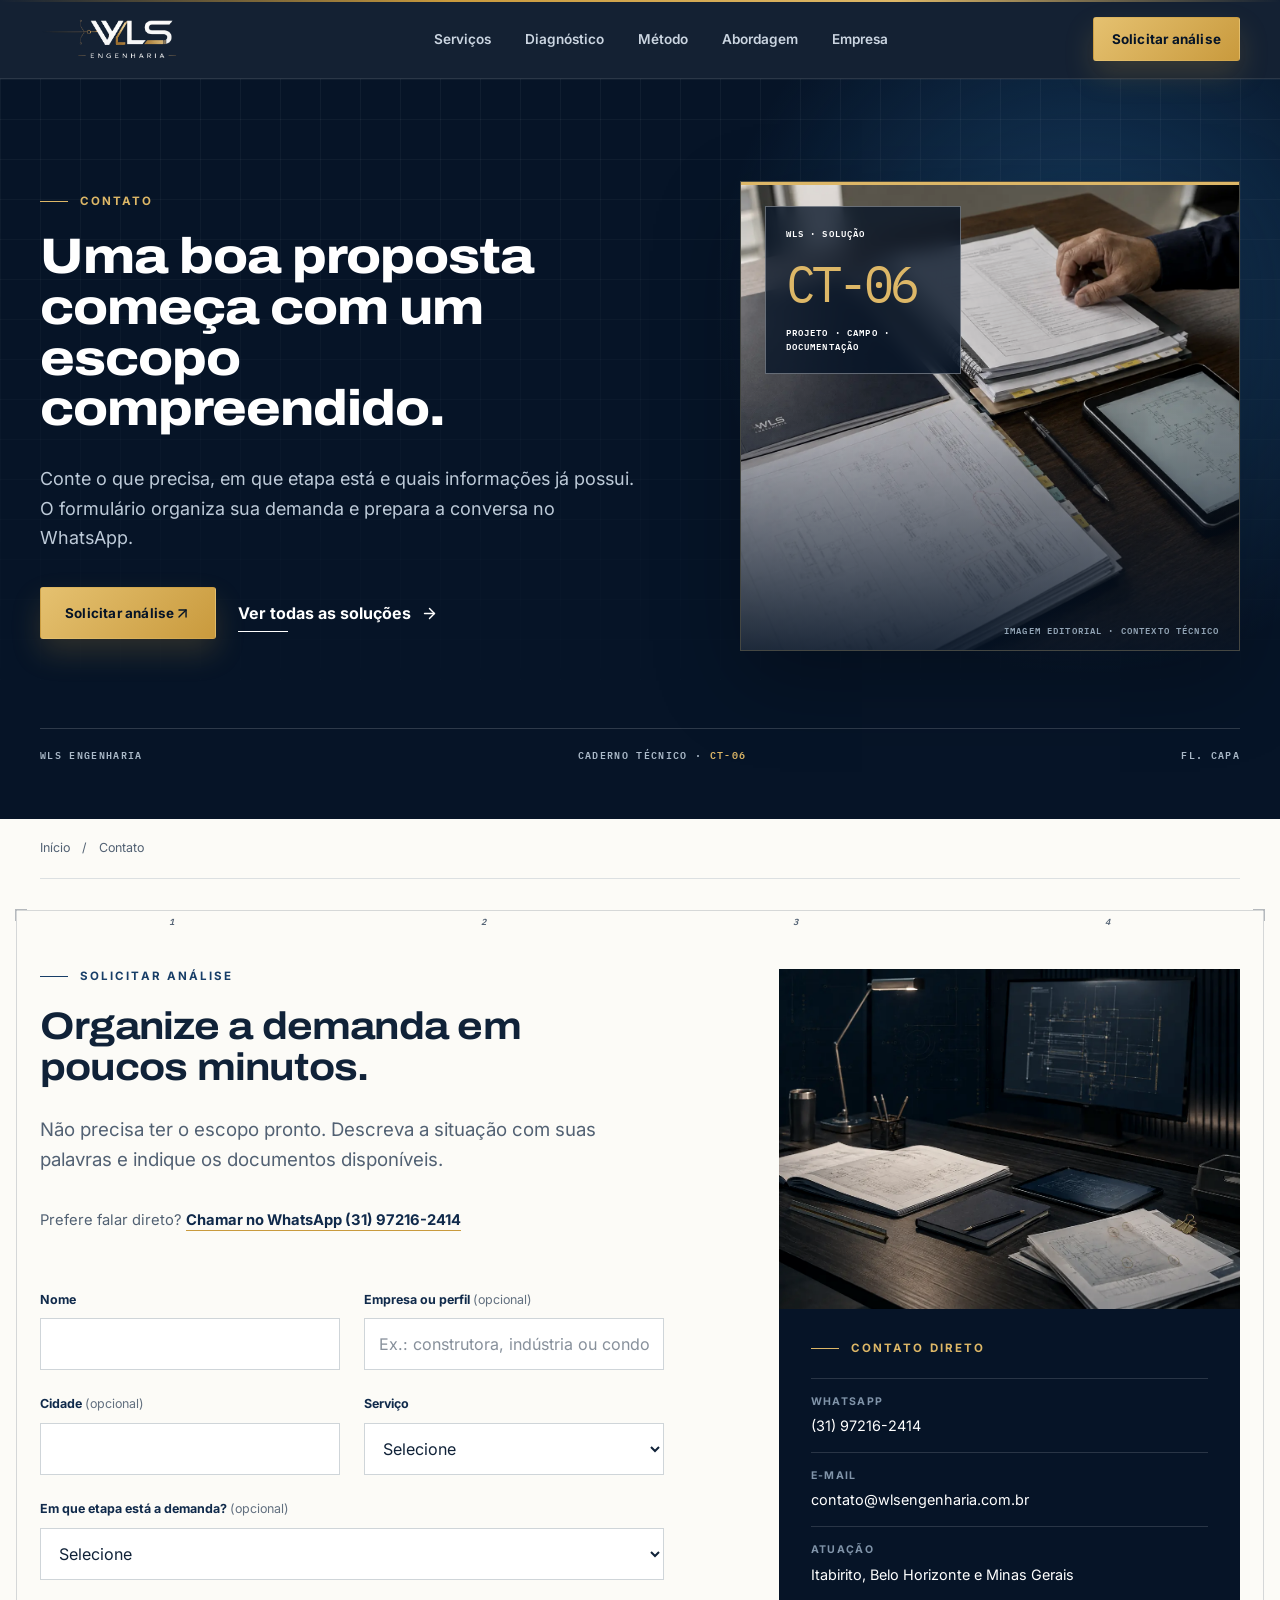
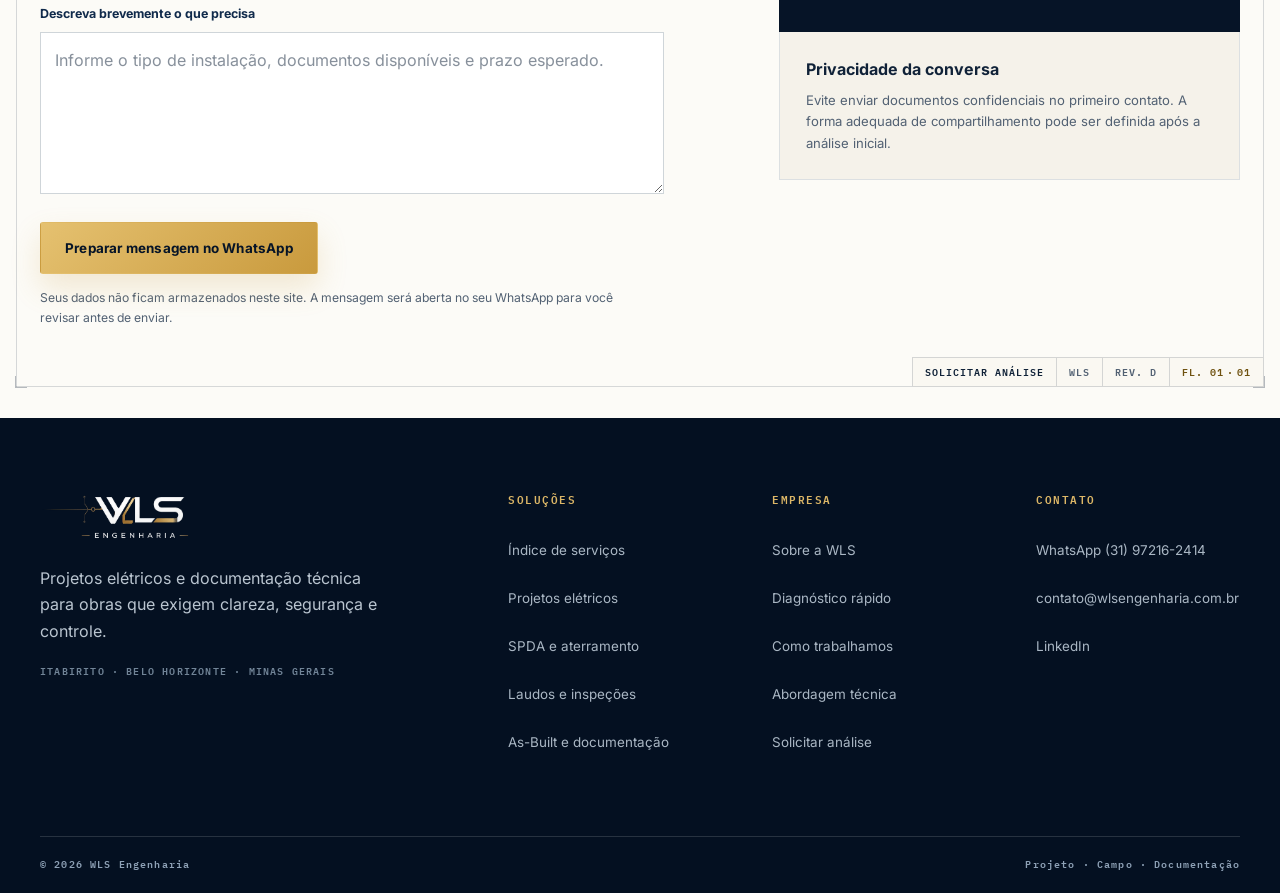
<file: contato/index.html>
<!DOCTYPE html><html lang="pt-BR" class="sem-js"><head><meta charSet="utf-8"/><meta name="viewport" content="width=device-width, initial-scale=1"/><link rel="preload" as="image" imageSrcSet="/assets/logo-wls.webp 640w, /assets/logo-wls.webp 750w, /assets/logo-wls.webp 828w, /assets/logo-wls.webp 1080w, /assets/logo-wls.webp 1200w" fetchPriority="high"/><link rel="preload" as="image" href="/assets/v3/wls-technical-delivery.webp" imageSizes="(max-width: 900px) 100vw, 44vw" fetchPriority="high"/><link rel="stylesheet" href="/assets/index-D2U5-zsG.css" data-rsc-css-href="/assets/index-D2U5-zsG.css" data-precedence="vite-rsc/importer-resources"/><link rel="modulepreload" href="/assets/layout-segment-context-Bzi3o09Q.js" crossorigin=""/><link rel="modulepreload" href="/assets/rolldown-runtime-S-ySWqyJ.js" crossorigin=""/><link rel="modulepreload" href="/assets/index-BlXXLMjL.js" crossorigin=""/><link rel="modulepreload" href="/assets/framework-CXnKph_e.js" crossorigin=""/><link rel="modulepreload" href="/assets/reveal-root-D2rXjSFB.js" crossorigin=""/><link rel="modulepreload" href="/assets/header-Va7LnSoX.js" crossorigin=""/><link rel="modulepreload" href="/assets/image-WnvTXEYb.js" crossorigin=""/><link rel="modulepreload" href="/assets/message-circle-Bdez7fyd.js" crossorigin=""/><link rel="modulepreload" href="/assets/Icon-C6gSHICf.js" crossorigin=""/><link rel="modulepreload" href="/assets/lead-form-CraKotQz.js" crossorigin=""/><title>Solicitar Análise de Projeto Elétrico em Itabirito e BH | WLS Engenharia</title><meta name="description" content="Envie sua demanda de projeto elétrico, SPDA, laudo ou As-Built para a WLS Engenharia e fale pelo WhatsApp. Atendimento em Itabirito, Belo Horizonte e região."/><meta name="keywords" content="projeto elétrico Minas Gerais,projeto SPDA,laudo elétrico,laudo SPDA,as-built elétrico,documentação técnica"/><meta property="og:title" content="Solicitar Análise de Projeto Elétrico em Itabirito e BH"/><meta property="og:description" content="Envie sua demanda de projeto elétrico, SPDA, laudo ou As-Built para a WLS Engenharia e fale pelo WhatsApp. Atendimento em Itabirito, Belo Horizonte e região."/><meta property="og:url" content="https://www.wlsengenharia.com.br/contato"/><meta property="og:site_name" content="WLS Engenharia"/><meta property="og:type" content="website"/><meta property="og:locale" content="pt_BR"/><meta property="og:image" content="https://www.wlsengenharia.com.br/assets/og/og-contato.jpg"/><meta property="og:image:width" content="1200"/><meta property="og:image:height" content="630"/><meta property="og:image:alt" content="Imagem editorial representando um pacote documental técnico organizado"/><meta name="twitter:card" content="summary_large_image"/><meta name="twitter:title" content="Solicitar Análise de Projeto Elétrico em Itabirito e BH"/><meta name="twitter:description" content="Envie sua demanda de projeto elétrico, SPDA, laudo ou As-Built para a WLS Engenharia e fale pelo WhatsApp. Atendimento em Itabirito, Belo Horizonte e região."/><meta name="twitter:image" content="https://www.wlsengenharia.com.br/assets/og/og-contato.jpg"/><link rel="shortcut icon" href="https://www.wlsengenharia.com.br/favicon.ico"/><link rel="icon" href="https://www.wlsengenharia.com.br/favicon.svg" type="image/svg+xml"/><link rel="icon" href="https://www.wlsengenharia.com.br/favicon.ico" sizes="32x32"/><link rel="apple-touch-icon" href="https://www.wlsengenharia.com.br/apple-touch-icon.png"/><link rel="canonical" href="https://www.wlsengenharia.com.br/contato"/><script>self.__VINEXT_RSC_PARAMS__={}</script><script>self.__VINEXT_RSC_NAV__={"pathname":"/contato","searchParams":[]}</script><link rel="modulepreload" href="/assets/index-BlXXLMjL.js" />
</head><body><div class="scroll-progress" aria-hidden="true"></div><a class="skip-link" href="#conteudo">Pular para o conteúdo</a><header class="site-header"><div class="container header-inner"><a href="/" class="brand" aria-label="WLS Engenharia — início"><img src="/assets/logo-wls.webp" alt="WLS Engenharia" width="846" height="260" loading="eager" fetchPriority="high" decoding="async" srcSet="/assets/logo-wls.webp 640w, /assets/logo-wls.webp 750w, /assets/logo-wls.webp 828w, /assets/logo-wls.webp 1080w, /assets/logo-wls.webp 1200w" data-nimg="1"/></a><nav class="desktop-nav" aria-label="Navegação principal"><a href="/servicos">Serviços</a><a href="/#diagnostico">Diagnóstico</a><a href="/#metodo">Método</a><a href="/#experiencia">Abordagem</a><a href="/empresa">Empresa</a></nav><a href="/contato" class="button button-gold header-cta">Solicitar análise</a><a class="header-whats" href="https://wa.me/5531972162414?text=Ol%C3%A1%21%20Vim%20pelo%20site%20da%20WLS%20e%20quero%20falar%20sobre%20uma%20demanda%20de%20engenharia%20el%C3%A9trica." target="_blank" rel="noreferrer" aria-label="Falar no WhatsApp"><svg xmlns="http://www.w3.org/2000/svg" width="20" height="20" viewBox="0 0 24 24" fill="none" stroke="currentColor" stroke-width="2" stroke-linecap="round" stroke-linejoin="round" class="lucide lucide-message-circle" aria-hidden="true"><path d="M2.992 16.342a2 2 0 0 1 .094 1.167l-1.065 3.29a1 1 0 0 0 1.236 1.168l3.413-.998a2 2 0 0 1 1.099.092 10 10 0 1 0-4.777-4.719"></path></svg><span class="header-whats-text">WhatsApp</span></a><button type="button" class="mobile-menu-button" aria-label="Abrir menu" aria-expanded="false" aria-controls="mobile-navigation"><svg xmlns="http://www.w3.org/2000/svg" width="22" height="22" viewBox="0 0 24 24" fill="none" stroke="currentColor" stroke-width="2" stroke-linecap="round" stroke-linejoin="round" class="lucide lucide-menu" aria-hidden="true"><path d="M4 5h16"></path><path d="M4 12h16"></path><path d="M4 19h16"></path></svg></button><nav id="mobile-navigation" class="mobile-nav" aria-label="Navegação móvel" aria-hidden="true"><a href="/servicos">Serviços</a><a href="/#diagnostico">Diagnóstico</a><a href="/#metodo">Método</a><a href="/#experiencia">Abordagem</a><a href="/empresa">Empresa</a><a href="/contato">Solicitar análise</a></nav></div></header><main id="conteudo" tabindex="-1"><section class="page-hero"><div class="blueprint-grid" aria-hidden="true"></div><div class="container page-hero-grid"><div><p class="eyebrow eyebrow-gold">Contato</p><h1>Uma boa proposta começa com um escopo compreendido.</h1><p class="page-hero-lead">Conte o que precisa, em que etapa está e quais informações já possui. O formulário organiza sua demanda e prepara a conversa no WhatsApp.</p><div class="button-row"><a href="/contato" class="button button-gold">Solicitar análise<svg xmlns="http://www.w3.org/2000/svg" width="17" height="17" viewBox="0 0 24 24" fill="none" stroke="currentColor" stroke-width="2" stroke-linecap="round" stroke-linejoin="round" class="lucide lucide-arrow-up-right" aria-hidden="true"><path d="M7 7h10v10"></path><path d="M7 17 17 7"></path></svg></a><a href="/#entregaveis" class="text-link text-link-light">Ver todas as soluções <svg xmlns="http://www.w3.org/2000/svg" width="17" height="17" viewBox="0 0 24 24" fill="none" stroke="currentColor" stroke-width="2" stroke-linecap="round" stroke-linejoin="round" class="lucide lucide-arrow-right" aria-hidden="true"><path d="M5 12h14"></path><path d="m12 5 7 7-7 7"></path></svg></a></div></div><figure class="page-hero-media"><img src="/assets/v3/wls-technical-delivery.webp" alt="Imagem editorial de mesa com documentação elétrica organizada" loading="eager" fetchPriority="high" decoding="async" sizes="(max-width: 900px) 100vw, 44vw" data-nimg="fill" style="position:absolute;inset:0;width:100%;height:100%;object-fit:cover"/><figcaption>Imagem editorial · contexto técnico</figcaption><div class="technical-stamp" aria-label="Referência do serviço CT-06"><span>WLS · SOLUÇÃO</span><strong>CT-06</strong><span>PROJETO · CAMPO · DOCUMENTAÇÃO</span></div></figure></div><div class="container page-hero-rail"><span>WLS Engenharia</span><span>Caderno técnico · <strong>CT-06</strong></span><span>FL. Capa</span></div></section><nav class="breadcrumbs container" aria-label="Trilha de navegação"><a href="/">Início</a><span aria-hidden="true">/</span><span aria-current="page">Contato</span></nav><section class="prancha section contact-section" data-reveal="true"><div class="prancha-moldura" aria-hidden="true"><span class="prancha-lateral prancha-lateral-e"></span><span class="prancha-lateral prancha-lateral-d"></span><span class="prancha-coords prancha-coords-t"><i>1</i><i>2</i><i>3</i><i>4</i></span><span class="prancha-coords prancha-coords-e"><i>A</i><i>B</i><i>C</i></span><span class="prancha-tick prancha-tick-se"></span><span class="prancha-tick prancha-tick-sd"></span><span class="prancha-tick prancha-tick-ie"></span><span class="prancha-tick prancha-tick-id"></span></div><div class="prancha-conteudo"><div class="container contact-grid"><div><p class="eyebrow">Solicitar análise</p><h2>Organize a demanda em poucos minutos.</h2><p class="large-copy">Não precisa ter o escopo pronto. Descreva a situação com suas palavras e indique os documentos disponíveis.</p><p class="contact-shortcut">Prefere falar direto?<!-- --> <a href="https://wa.me/5531972162414?text=Ol%C3%A1%21%20Vim%20pelo%20site%20da%20WLS%20e%20quero%20falar%20sobre%20uma%20demanda%20de%20engenharia%20el%C3%A9trica." target="_blank" rel="noreferrer">Chamar no WhatsApp (31) 97216-2414</a></p><form class="lead-form" noValidate=""><div class="form-grid"><label><span>Nome</span><input id="name" aria-invalid="false" autoComplete="name" value=""/></label><label><span>Empresa ou perfil <em>(opcional)</em></span><input id="company" placeholder="Ex.: construtora, indústria ou condomínio" aria-invalid="false" autoComplete="organization" value=""/></label><label><span>Cidade <em>(opcional)</em></span><input id="city" aria-invalid="false" autoComplete="address-level2" value=""/></label><label><span>Serviço</span><select id="service" aria-invalid="false"><option value="" selected="">Selecione</option><option>Projeto elétrico</option><option>SPDA e aterramento</option><option>Laudo ou inspeção</option><option>As-Built e documentação</option><option>Outra demanda</option></select></label><label class="form-wide"><span>Em que etapa está a demanda? <em>(opcional)</em></span><select id="stage" aria-invalid="false"><option value="" selected="">Selecione</option><option>Estudo ou orçamento</option><option>Projeto em desenvolvimento</option><option>Obra em execução</option><option>Instalação pronta para inspeção</option><option>Fechamento e documentação final</option></select></label><label class="form-wide"><span>Descreva brevemente o que precisa</span><textarea id="details" rows="5" placeholder="Informe o tipo de instalação, documentos disponíveis e prazo esperado." aria-invalid="false"></textarea></label></div><button class="button button-gold form-submit" type="submit">Preparar mensagem no WhatsApp</button><p class="form-note">Seus dados não ficam armazenados neste site. A mensagem será aberta no seu WhatsApp para você revisar antes de enviar.</p></form></div><aside class="contact-aside"><div class="contact-image"><img src="/assets/contato-mesa.webp" alt="Imagem editorial de mesa de trabalho com documentação técnica" loading="lazy" decoding="async" sizes="(max-width: 820px) 100vw, 38vw" data-nimg="fill" style="position:absolute;inset:0;width:100%;height:100%;object-fit:cover"/></div><div class="contact-card"><p class="eyebrow">Contato direto</p><dl><div><dt>WhatsApp</dt><dd><a href="https://wa.me/5531972162414?text=Ol%C3%A1%21%20Vim%20pelo%20site%20da%20WLS%20e%20quero%20falar%20sobre%20uma%20demanda%20de%20engenharia%20el%C3%A9trica." target="_blank" rel="noreferrer">(31) 97216-2414</a></dd></div><div><dt>E-mail</dt><dd><a href="mailto:contato@wlsengenharia.com.br">contato@wlsengenharia.com.br</a></dd></div><div><dt>Atuação</dt><dd>Itabirito, Belo Horizonte e Minas Gerais</dd></div></dl></div><div class="privacy-card"><strong>Privacidade da conversa</strong><p>Evite enviar documentos confidenciais no primeiro contato. A forma adequada de compartilhamento pode ser definida após a análise inicial.</p></div></aside></div></div><p class="prancha-carimbo"><span class="prancha-carimbo-titulo">Solicitar análise</span><span class="prancha-carimbo-marca">WLS</span><span class="prancha-carimbo-rev">REV. D</span><span class="prancha-carimbo-folha">FL. <!-- -->01<span aria-hidden="true">·</span>01</span></p></section></main><footer class="site-footer"><div class="container footer-grid"><div class="footer-brand"><img src="/assets/logo-wls.webp" alt="WLS Engenharia" width="846" height="260" loading="lazy" decoding="async" srcSet="/assets/logo-wls.webp 640w, /assets/logo-wls.webp 750w, /assets/logo-wls.webp 828w, /assets/logo-wls.webp 1080w, /assets/logo-wls.webp 1200w" data-nimg="1"/><p>Projetos elétricos e documentação técnica para obras que exigem clareza, segurança e controle.</p><span>Itabirito · Belo Horizonte · Minas Gerais</span></div><div><p class="footer-title">Soluções</p><ul><li><a href="/servicos">Índice de serviços</a></li><li><a href="/projetos-eletricos">Projetos elétricos</a></li><li><a href="/spda-aterramento">SPDA e aterramento</a></li><li><a href="/laudos-inspecoes">Laudos e inspeções</a></li><li><a href="/as-built-documentacao">As-Built e documentação</a></li></ul></div><div><p class="footer-title">Empresa</p><ul><li><a href="/empresa">Sobre a WLS</a></li><li><a href="/#diagnostico">Diagnóstico rápido</a></li><li><a href="/#metodo">Como trabalhamos</a></li><li><a href="/#experiencia">Abordagem técnica</a></li><li><a href="/contato">Solicitar análise</a></li></ul></div><div><p class="footer-title">Contato</p><ul><li><a href="https://wa.me/5531972162414">WhatsApp (31) 97216-2414</a></li><li><a href="mailto:contato@wlsengenharia.com.br">contato@wlsengenharia.com.br</a></li><li><a href="https://www.linkedin.com/in/wesley-souza-projetista/" target="_blank" rel="noreferrer">LinkedIn</a></li></ul></div></div><div class="container footer-bottom"><span>© 2026 WLS Engenharia</span><span>Projeto · Campo · Documentação</span></div></footer><script type="application/ld+json">{"@context":"https://schema.org","@type":"ProfessionalService","@id":"https://www.wlsengenharia.com.br/#organizacao","name":"WLS Engenharia","url":"https://www.wlsengenharia.com.br","description":"Projetos elétricos, SPDA, laudos e As-Built com experiência de campo e documentação organizada. Atendimento em Itabirito, Belo Horizonte e região.","telephone":"+5531972162414","email":"contato@wlsengenharia.com.br","image":"https://www.wlsengenharia.com.br/assets/og/og-wls.jpg","logo":"https://www.wlsengenharia.com.br/assets/logo-wls.webp","address":{"@type":"PostalAddress","addressLocality":"Itabirito","addressRegion":"MG","addressCountry":"BR"},"areaServed":[{"@type":"City","name":"Itabirito"},{"@type":"City","name":"Belo Horizonte"},{"@type":"AdministrativeArea","name":"Minas Gerais"}],"knowsAbout":["Projeto elétrico de baixa tensão","SPDA e aterramento","Laudos e inspeções elétricas","As-Built e documentação técnica"],"founder":{"@type":"Person","name":"Wesley Lopes Vieira Souza","jobTitle":"Projetista Elétrico"},"sameAs":["https://www.linkedin.com/in/wesley-souza-projetista/"]}</script><script id="_R_">import("/assets/index-BlXXLMjL.js")</script></body></html><script>self.__VINEXT_RSC_CHUNKS__=self.__VINEXT_RSC_CHUNKS__||[];self.__VINEXT_RSC_CHUNKS__.push("2:I[\"7bf27b718a6e\",[],\"default\",1]\n3:I[\"b75c13210077\",[],\"default\",1]\n4:I[\"8c0f216c4604\",[],\"Children\",1]\n5:I[\"9fb86276be8f\",[],\"default\",1]\n:HL[\"/assets/index-D2U5-zsG.css\",\"style\"]\n")</script><script>self.__VINEXT_RSC_CHUNKS__=self.__VINEXT_RSC_CHUNKS__||[];self.__VINEXT_RSC_CHUNKS__.push("6:T453,{\"@context\":\"https://schema.org\",\"@type\":\"ProfessionalService\",\"@id\":\"https://www.wlsengenharia.com.br/#organizacao\",\"name\":\"WLS Engenharia\",\"url\":\"https://www.wlsengenharia.com.br\",\"description\":\"Projetos elétricos, SPDA, laudos e As-Built com experiência de campo e documentação organizada. Atendimento em Itabirito, Belo Horizonte e região.\",\"telephone\":\"+5531972162414\",\"email\":\"contato@wlsengenharia.com.br\",\"image\":\"https://www.wlsengenharia.com.br/assets/og/og-wls.jpg\",\"logo\":\"https://www.wlsengenharia.com.br/assets/logo-wls.webp\",\"address\":{\"@type\":\"PostalAddress\",\"addressLocality\":\"Itabirito\",\"addressRegion\":\"MG\",\"addressCountry\":\"BR\"},\"areaServed\":[{\"@type\":\"City\",\"name\":\"Itabirito\"},{\"@type\":\"City\",\"name\":\"Belo Horizonte\"},{\"@type\":\"AdministrativeArea\",\"name\":\"Minas Gerais\"}],\"knowsAbout\":[\"Projeto elétrico de baixa tensão\",\"SPDA e aterramento\",\"Laudos e inspeções elétricas\",\"As-Built e documentação técnica\"],\"founder\":{\"@type\":\"Person\",\"name\":\"Wesley Lopes Vieira Souza\",\"jobTitle\":\"Projetista Elétrico\"},\"sameAs\":[\"https://www.linkedin.com/in/wesley-souza-projetista/\"]}0:{\"__route\":\"route:/contato\",\"__interceptionContext\":null,\"__layoutIds\":[\"layout:/\"],\"__rootLayout\":\"/\",\"page:/contato\":\"$L1\",\"layout:/\":[[[[\"$\",\"link\",\"css:/assets/index-D2U5-zsG.css\",{\"rel\":\"stylesheet\",\"precedence\":\"vite-rsc/importer-resources\",\"href\":\"/assets/index-D2U5-zsG.css\",\"data-rsc-css-href\":\"/assets/index-D2U5-zsG.css\"}],\"$undefined\"],[\"$\",\"html\",null,{\"lang\":\"pt-BR\",\"className\":\"sem-js\",\"children\":[\"$\",\"body\",null,{\"children\":[[\"$\",\"$L2\",null,{}],[\"$\",\"div\",null,{\"className\":\"scroll-progress\",\"aria-hidden\":\"true\"}],[\"$\",\"a\",null,{\"className\":\"skip-link\",\"href\":\"#conteudo\",\"children\":\"Pular para o conteúdo\"}],[\"$\",\"$L3\",null,{}],[\"$\",\"$L4\",null,{}],[\"$\",\"footer\",null,{\"className\":\"site-footer\",\"children\":[[\"$\",\"div\",null,{\"className\":\"container footer-grid\",\"children\":[[\"$\",\"div\",null,{\"className\":\"footer-brand\",\"children\":[[\"$\",\"$L5\",null,{\"src\":\"/assets/logo-wls.webp\",\"alt\":\"WLS Engenharia\",\"width\":846,\"height\":260,\"unoptimized\":true}],[\"$\",\"p\",null,{\"children\":\"Projetos elétricos e documentação técnica para obras que exigem clareza, segurança e controle.\"}],[\"$\",\"span\",null,{\"children\":\"Itabirito · Belo Horizonte · Minas Gerais\"}]]}],[\"$\",\"div\",null,{\"children\":[[\"$\",\"p\",null,{\"className\":\"footer-title\",\"children\":\"Soluções\"}],[\"$\",\"ul\",null,{\"children\":[[\"$\",\"li\",null,{\"children\":[\"$\",\"a\",null,{\"href\":\"/servicos\",\"children\":\"Índice de serviços\"}]}],[\"$\",\"li\",null,{\"children\":[\"$\",\"a\",null,{\"href\":\"/projetos-eletricos\",\"children\":\"Projetos elétricos\"}]}],[\"$\",\"li\",null,{\"children\":[\"$\",\"a\",null,{\"href\":\"/spda-aterramento\",\"children\":\"SPDA e aterramento\"}]}],[\"$\",\"li\",null,{\"children\":[\"$\",\"a\",null,{\"href\":\"/laudos-inspecoes\",\"children\":\"Laudos e inspeções\"}]}],[\"$\",\"li\",null,{\"children\":[\"$\",\"a\",null,{\"href\":\"/as-built-documentacao\",\"children\":\"As-Built e documentação\"}]}]]}]]}],[\"$\",\"div\",null,{\"children\":[[\"$\",\"p\",null,{\"className\":\"footer-title\",\"children\":\"Empresa\"}],[\"$\",\"ul\",null,{\"children\":[[\"$\",\"li\",null,{\"children\":[\"$\",\"a\",null,{\"href\":\"/empresa\",\"children\":\"Sobre a WLS\"}]}],[\"$\",\"li\",null,{\"children\":[\"$\",\"a\",null,{\"href\":\"/#diagnostico\",\"children\":\"Diagnóstico rápido\"}]}],[\"$\",\"li\",null,{\"children\":[\"$\",\"a\",null,{\"href\":\"/#metodo\",\"children\":\"Como trabalhamos\"}]}],[\"$\",\"li\",null,{\"children\":[\"$\",\"a\",null,{\"href\":\"/#experiencia\",\"children\":\"Abordagem técnica\"}]}],[\"$\",\"li\",null,{\"children\":[\"$\",\"a\",null,{\"href\":\"/contato\",\"children\":\"Solicitar análise\"}]}]]}]]}],[\"$\",\"div\",null,{\"children\":[[\"$\",\"p\",null,{\"className\":\"footer-title\",\"children\":\"Contato\"}],[\"$\",\"ul\",null,{\"children\":[[\"$\",\"li\",null,{\"children\":[\"$\",\"a\",null,{\"href\":\"https://wa.me/5531972162414\",\"children\":\"WhatsApp (31) 97216-2414\"}]}],[\"$\",\"li\",null,{\"children\":[\"$\",\"a\",null,{\"href\":\"mailto:contato@wlsengenharia.com.br\",\"children\":\"contato@wlsengenharia.com.br\"}]}],[\"$\",\"li\",null,{\"children\":[\"$\",\"a\",null,{\"href\":\"https://www.linkedin.com/in/wesley-souza-projetista/\",\"target\":\"_blank\",\"rel\":\"noreferrer\",\"children\":\"LinkedIn\"}]}]]}]]}]]}],[\"$\",\"div\",null,{\"className\":\"container footer-bottom\",\"children\":[[\"$\",\"span\",null,{\"children\":\"© 2026 WLS Engenharia\"}],[\"$\",\"span\",null,{\"children\":\"Projeto · Campo · Documentação\"}]]}]]}],[\"$\",\"script\",null,{\"type\":\"application/ld+json\",\"dangerouslySetInnerHTML\":{\"__html\":\"$6\"}}]]}]}]],\"$L7\"],\"route:/contato\":\"$L8\",\"__layoutFlags\":{\"layout:/\":\"s\"},\"__artifactCompatibility\":{\"schemaVersion\":1,\"graphVersion\":\"app-route-graph:1dgk354168uxus\",\"deploymentVersion\":\"72b1fa7f-f4ed-49b3-a981-141f0950ca64\",\"appElementsSchemaVersion\":1,\"rscPayloadSchemaVersion\":1,\"rootBoundaryId\":\"/\",\"renderEpoch\":null}}\n")</script><script>self.__VINEXT_RSC_CHUNKS__=self.__VINEXT_RSC_CHUNKS__||[];self.__VINEXT_RSC_CHUNKS__.push("9:I[\"15c18cfaeeff\",[],\"LayoutSegmentProvider\",1]\na:I[\"8c0f216c4604\",[],\"Slot\",1]\nb:I[\"593f344dc510\",[],\"NotFoundBoundary\",1]\nc:I[\"339f946bc456\",[],\"default\",1]\n7:null\n")</script><script>self.__VINEXT_RSC_CHUNKS__=self.__VINEXT_RSC_CHUNKS__||[];self.__VINEXT_RSC_CHUNKS__.push("8:[[[\"$\",\"meta\",null,{\"charSet\":\"utf-8\"}],[[\"$\",\"title\",\"0\",{\"children\":\"Solicitar Análise de Projeto Elétrico em Itabirito e BH | WLS Engenharia\"}],[\"$\",\"meta\",\"1\",{\"name\":\"description\",\"content\":\"Envie sua demanda de projeto elétrico, SPDA, laudo ou As-Built para a WLS Engenharia e fale pelo WhatsApp. Atendimento em Itabirito, Belo Horizonte e região.\"}],[\"$\",\"meta\",\"2\",{\"name\":\"keywords\",\"content\":\"projeto elétrico Minas Gerais,projeto SPDA,laudo elétrico,laudo SPDA,as-built elétrico,documentação técnica\"}],[\"$\",\"meta\",\"3\",{\"property\":\"og:title\",\"content\":\"Solicitar Análise de Projeto Elétrico em Itabirito e BH\"}],[\"$\",\"meta\",\"4\",{\"property\":\"og:description\",\"content\":\"Envie sua demanda de projeto elétrico, SPDA, laudo ou As-Built para a WLS Engenharia e fale pelo WhatsApp. Atendimento em Itabirito, Belo Horizonte e região.\"}],[\"$\",\"meta\",\"5\",{\"property\":\"og:url\",\"content\":\"https://www.wlsengenharia.com.br/contato\"}],[\"$\",\"meta\",\"6\",{\"property\":\"og:site_name\",\"content\":\"WLS Engenharia\"}],[\"$\",\"meta\",\"7\",{\"property\":\"og:type\",\"content\":\"website\"}],[\"$\",\"meta\",\"8\",{\"property\":\"og:locale\",\"content\":\"pt_BR\"}],[\"$\",\"meta\",\"9\",{\"property\":\"og:image\",\"content\":\"https://www.wlsengenharia.com.br/assets/og/og-contato.jpg\"}],[\"$\",\"meta\",\"10\",{\"property\":\"og:image:width\",\"content\":\"1200\"}],[\"$\",\"meta\",\"11\",{\"property\":\"og:image:height\",\"content\":\"630\"}],[\"$\",\"meta\",\"12\",{\"property\":\"og:image:alt\",\"content\":\"Imagem editorial representando um pacote documental técnico organizado\"}],[\"$\",\"meta\",\"13\",{\"name\":\"twitter:card\",\"content\":\"summary_large_image\"}],[\"$\",\"meta\",\"14\",{\"name\":\"twitter:title\",\"content\":\"Solicitar Análise de Projeto Elétrico em Itabirito e BH\"}],[\"$\",\"meta\",\"15\",{\"name\":\"twitter:description\",\"content\":\"Envie sua demanda de projeto elétrico, SPDA, laudo ou As-Built para a WLS Engenharia e fale pelo WhatsApp. Atendimento em Itabirito, Belo Horizonte e região.\"}],[\"$\",\"meta\",\"16\",{\"name\":\"twitter:image\",\"content\":\"https://www.wlsengenharia.com.br/assets/og/og-contato.jpg\"}],[\"$\",\"link\",\"17\",{\"rel\":\"shortcut icon\",\"href\":\"https://www.wlsengenharia.com.br/favicon.ico\"}],[\"$\",\"link\",\"18\",{\"rel\":\"icon\",\"href\":\"https://www.wlsengenharia.com.br/favicon.svg\",\"type\":\"image/svg+xml\"}],[\"$\",\"link\",\"19\",{\"rel\":\"icon\",\"href\":\"https://www.wlsengenharia.com.br/favicon.ico\",\"sizes\":\"32x32\"}],[\"$\",\"link\",\"20\",{\"rel\":\"apple-touch-icon\",\"href\":\"https://www.wlsengenharia.com.br/apple-touch-icon.png\"}],[\"$\",\"link\",\"21\",{\"rel\":\"canonical\",\"href\":\"https://www.wlsengenharia.com.br/contato\"}]],[[\"$\",\"meta\",\"0\",{\"name\":\"viewport\",\"content\":\"width=device-width, initial-scale=1\"}]]],[\"$\",\"$L9\",null,{\"segmentMap\":{\"children\":[\"contato\"]},\"children\":[\"$\",\"$La\",null,{\"id\":\"layout:/\",\"parallelSlots\":\"$undefined\",\"children\":[\"$\",\"$Lb\",null,{\"resetKey\":\"contato\",\"fallback\":[\"$\",\"main\",null,{\"id\":\"conteudo\",\"tabIndex\":-1,\"children\":[\"$\",\"section\",null,{\"className\":\"page-hero\",\"children\":[[\"$\",\"div\",null,{\"className\":\"blueprint-grid\",\"aria-hidden\":\"true\"}],[\"$\",\"div\",null,{\"className\":\"container page-hero-grid\",\"children\":[[\"$\",\"div\",null,{\"children\":[[\"$\",\"p\",null,{\"className\":\"eyebrow eyebrow-gold\",\"children\":\"Erro 404\"}],[\"$\",\"h1\",null,{\"children\":\"Esta página não foi encontrada.\"}],[\"$\",\"p\",null,{\"className\":\"page-hero-lead\",\"children\":\"O endereço pode ter mudado ou o link estar incorreto. As soluções da WLS Engenharia continuam disponíveis abaixo.\"}],[\"$\",\"div\",null,{\"className\":\"button-row\",\"children\":[[\"$\",\"a\",null,{\"href\":\"/\",\"className\":\"button button-gold\",\"children\":[\"Voltar para o início\",[\"$\",\"$Lc\",null,{\"ref\":\"$undefined\",\"iconNode\":[[\"path\",{\"d\":\"M7 7h10v10\",\"key\":\"1tivn9\"}],[\"path\",{\"d\":\"M7 17 17 7\",\"key\":\"1vkiza\"}]],\"className\":\"lucide-arrow-up-right\",\"size\":17,\"aria-hidden\":\"true\"}]]}],[\"$\",\"a\",null,{\"className\":\"text-link text-link-light\",\"href\":\"https://wa.me/5531972162414?text=Ol%C3%A1%21%20Quero%20falar%20sobre%20uma%20demanda%20de%20engenharia%20el%C3%A9trica.\",\"target\":\"_blank\",\"rel\":\"noreferrer\",\"children\":[[\"$\",\"$Lc\",null,{\"ref\":\"$undefined\",\"iconNode\":[[\"path\",{\"d\":\"M2.992 16.342a2 2 0 0 1 .094 1.167l-1.065 3.29a1 1 0 0 0 1.236 1.168l3.413-.998a2 2 0 0 1 1.099.092 10 10 0 1 0-4.777-4.719\",\"key\":\"1sd12s\"}]],\"className\":\"lucide-message-circle\",\"size\":17,\"aria-hidden\":\"true\"}],\"Falar no WhatsApp\"]}]]}]]}],\"$Ld\"]}]]}]}],\"children\":\"$Le\"}]}]}]]\n")</script><script>self.__VINEXT_RSC_CHUNKS__=self.__VINEXT_RSC_CHUNKS__||[];self.__VINEXT_RSC_CHUNKS__.push("f:I[\"593f344dc510\",[],\"RedirectBoundary\",1]\n")</script><script>self.__VINEXT_RSC_CHUNKS__=self.__VINEXT_RSC_CHUNKS__||[];self.__VINEXT_RSC_CHUNKS__.push("d:[\"$\",\"nav\",null,{\"className\":\"notfound-links\",\"aria-label\":\"Soluções\",\"children\":[[\"$\",\"p\",null,{\"className\":\"eyebrow eyebrow-gold\",\"children\":\"Ir direto para\"}],[\"$\",\"ul\",null,{\"children\":[[\"$\",\"li\",null,{\"children\":[\"$\",\"a\",null,{\"href\":\"/projetos-eletricos\",\"children\":[\"Projetos elétricos \",[\"$\",\"$Lc\",null,{\"ref\":\"$undefined\",\"iconNode\":[[\"path\",{\"d\":\"M5 12h14\",\"key\":\"1ays0h\"}],[\"path\",{\"d\":\"m12 5 7 7-7 7\",\"key\":\"xquz4c\"}]],\"className\":\"lucide-arrow-right\",\"size\":15,\"aria-hidden\":\"true\"}]]}]}],[\"$\",\"li\",null,{\"children\":[\"$\",\"a\",null,{\"href\":\"/spda-aterramento\",\"children\":[\"SPDA e aterramento \",[\"$\",\"$Lc\",null,{\"ref\":\"$undefined\",\"iconNode\":\"$d:props:children:1:props:children:0:props:children:props:children:1:props:iconNode\",\"className\":\"lucide-arrow-right\",\"size\":15,\"aria-hidden\":\"true\"}]]}]}],[\"$\",\"li\",null,{\"children\":[\"$\",\"a\",null,{\"href\":\"/laudos-inspecoes\",\"children\":[\"Laudos e inspeções \",[\"$\",\"$Lc\",null,{\"ref\":\"$undefined\",\"iconNode\":\"$d:props:children:1:props:children:0:props:children:props:children:1:props:iconNode\",\"className\":\"lucide-arrow-right\",\"size\":15,\"aria-hidden\":\"true\"}]]}]}],[\"$\",\"li\",null,{\"children\":[\"$\",\"a\",null,{\"href\":\"/as-built-documentacao\",\"children\":[\"As-Built e documentação \",[\"$\",\"$Lc\",null,{\"ref\":\"$undefined\",\"iconNode\":\"$d:props:children:1:props:children:0:props:children:props:children:1:props:iconNode\",\"className\":\"lucide-arrow-right\",\"size\":15,\"aria-hidden\":\"true\"}]]}]}],[\"$\",\"li\",null,{\"children\":[\"$\",\"a\",null,{\"href\":\"/empresa\",\"children\":[\"Sobre a WLS \",[\"$\",\"$Lc\",null,{\"ref\":\"$undefined\",\"iconNode\":\"$d:props:children:1:props:children:0:props:children:props:children:1:props:iconNode\",\"className\":\"lucide-arrow-right\",\"size\":15,\"aria-hidden\":\"true\"}]]}]}],[\"$\",\"li\",null,{\"children\":[\"$\",\"a\",null,{\"href\":\"/contato\",\"children\":[\"Solicitar análise \",[\"$\",\"$Lc\",null,{\"ref\":\"$undefined\",\"iconNode\":\"$d:props:children:1:props:children:0:props:children:props:children:1:props:iconNode\",\"className\":\"lucide-arrow-right\",\"size\":15,\"aria-hidden\":\"true\"}]]}]}]]}]]}]\n")</script><script>self.__VINEXT_RSC_CHUNKS__=self.__VINEXT_RSC_CHUNKS__||[];self.__VINEXT_RSC_CHUNKS__.push("e:[\"$\",\"$Lb\",null,{\"resetKey\":\"[\\\"contato\\\"]\",\"fallback\":[\"$\",\"main\",null,{\"id\":\"conteudo\",\"tabIndex\":-1,\"children\":[\"$\",\"section\",null,{\"className\":\"page-hero\",\"children\":[[\"$\",\"div\",null,{\"className\":\"blueprint-grid\",\"aria-hidden\":\"true\"}],[\"$\",\"div\",null,{\"className\":\"container page-hero-grid\",\"children\":[[\"$\",\"div\",null,{\"children\":[[\"$\",\"p\",null,{\"className\":\"eyebrow eyebrow-gold\",\"children\":\"Erro 404\"}],[\"$\",\"h1\",null,{\"children\":\"Esta página não foi encontrada.\"}],[\"$\",\"p\",null,{\"className\":\"page-hero-lead\",\"children\":\"O endereço pode ter mudado ou o link estar incorreto. As soluções da WLS Engenharia continuam disponíveis abaixo.\"}],[\"$\",\"div\",null,{\"className\":\"button-row\",\"children\":[[\"$\",\"a\",null,{\"href\":\"/\",\"className\":\"button button-gold\",\"children\":[\"Voltar para o início\",[\"$\",\"$Lc\",null,{\"ref\":\"$undefined\",\"iconNode\":\"$8:1:props:children:props:children:props:fallback:props:children:props:children:1:props:children:0:props:children:3:props:children:0:props:children:1:props:iconNode\",\"className\":\"lucide-arrow-up-right\",\"size\":17,\"aria-hidden\":\"true\"}]]}],[\"$\",\"a\",null,{\"className\":\"text-link text-link-light\",\"href\":\"https://wa.me/5531972162414?text=Ol%C3%A1%21%20Quero%20falar%20sobre%20uma%20demanda%20de%20engenharia%20el%C3%A9trica.\",\"target\":\"_blank\",\"rel\":\"noreferrer\",\"children\":[[\"$\",\"$Lc\",null,{\"ref\":\"$undefined\",\"iconNode\":\"$8:1:props:children:props:children:props:fallback:props:children:props:children:1:props:children:0:props:children:3:props:children:1:props:children:0:props:iconNode\",\"className\":\"lucide-message-circle\",\"size\":17,\"aria-hidden\":\"true\"}],\"Falar no WhatsApp\"]}]]}]]}],[\"$\",\"nav\",null,{\"className\":\"notfound-links\",\"aria-label\":\"Soluções\",\"children\":[[\"$\",\"p\",null,{\"className\":\"eyebrow eyebrow-gold\",\"children\":\"Ir direto para\"}],[\"$\",\"ul\",null,{\"children\":[[\"$\",\"li\",null,{\"children\":[\"$\",\"a\",null,{\"href\":\"/projetos-eletricos\",\"children\":[\"Projetos elétricos \",[\"$\",\"$Lc\",null,{\"ref\":\"$undefined\",\"iconNode\":\"$d:props:children:1:props:children:0:props:children:props:children:1:props:iconNode\",\"className\":\"lucide-arrow-right\",\"size\":15,\"aria-hidden\":\"true\"}]]}]}],[\"$\",\"li\",null,{\"children\":[\"$\",\"a\",null,{\"href\":\"/spda-aterramento\",\"children\":[\"SPDA e aterramento \",[\"$\",\"$Lc\",null,{\"ref\":\"$undefined\",\"iconNode\":\"$d:props:children:1:props:children:0:props:children:props:children:1:props:iconNode\",\"className\":\"lucide-arrow-right\",\"size\":15,\"aria-hidden\":\"true\"}]]}]}],[\"$\",\"li\",null,{\"children\":[\"$\",\"a\",null,{\"href\":\"/laudos-inspecoes\",\"children\":[\"Laudos e inspeções \",[\"$\",\"$Lc\",null,{\"ref\":\"$undefined\",\"iconNode\":\"$d:props:children:1:props:children:0:props:children:props:children:1:props:iconNode\",\"className\":\"lucide-arrow-right\",\"size\":15,\"aria-hidden\":\"true\"}]]}]}],[\"$\",\"li\",null,{\"children\":[\"$\",\"a\",null,{\"href\":\"/as-built-documentacao\",\"children\":[\"As-Built e documentação \",[\"$\",\"$Lc\",null,{\"ref\":\"$undefined\",\"iconNode\":\"$d:props:children:1:props:children:0:props:children:props:children:1:props:iconNode\",\"className\":\"lucide-arrow-right\",\"size\":15,\"aria-hidden\":\"true\"}]]}]}],[\"$\",\"li\",null,{\"children\":[\"$\",\"a\",null,{\"href\":\"/empresa\",\"children\":[\"Sobre a WLS \",[\"$\",\"$Lc\",null,{\"ref\":\"$undefined\",\"iconNode\":\"$d:props:children:1:props:children:0:props:children:props:children:1:props:iconNode\",\"className\":\"lucide-arrow-right\",\"size\":15,\"aria-hidden\":\"true\"}]]}]}],[\"$\",\"li\",null,{\"children\":[\"$\",\"a\",null,{\"href\":\"/contato\",\"children\":[\"Solicitar análise \",[\"$\",\"$Lc\",null,{\"ref\":\"$undefined\",\"iconNode\":\"$d:props:children:1:props:children:0:props:children:props:children:1:props:iconNode\",\"className\":\"lucide-arrow-right\",\"size\":15,\"aria-hidden\":\"true\"}]]}]}]]}]]}]]}]]}]}],\"children\":[\"$\",\"$Lf\",null,{\"children\":[\"$\",\"$L9\",null,{\"segmentMap\":{\"children\":[]},\"children\":[\"$\",\"$La\",null,{\"id\":\"page:/contato\"}]}]}]}]\n")</script><script>self.__VINEXT_RSC_CHUNKS__=self.__VINEXT_RSC_CHUNKS__||[];self.__VINEXT_RSC_CHUNKS__.push("10:I[\"822822c851ce\",[],\"default\",1]\n")</script><script>self.__VINEXT_RSC_CHUNKS__=self.__VINEXT_RSC_CHUNKS__||[];self.__VINEXT_RSC_CHUNKS__.push("1:[\"$\",\"main\",null,{\"id\":\"conteudo\",\"tabIndex\":-1,\"children\":[[\"$\",\"section\",null,{\"className\":\"page-hero\",\"children\":[[\"$\",\"div\",null,{\"className\":\"blueprint-grid\",\"aria-hidden\":\"true\"}],[\"$\",\"div\",null,{\"className\":\"container page-hero-grid\",\"children\":[[\"$\",\"div\",null,{\"children\":[[\"$\",\"p\",null,{\"className\":\"eyebrow eyebrow-gold\",\"children\":\"Contato\"}],[\"$\",\"h1\",null,{\"children\":\"Uma boa proposta começa com um escopo compreendido.\"}],[\"$\",\"p\",null,{\"className\":\"page-hero-lead\",\"children\":\"Conte o que precisa, em que etapa está e quais informações já possui. O formulário organiza sua demanda e prepara a conversa no WhatsApp.\"}],null,[\"$\",\"div\",null,{\"className\":\"button-row\",\"children\":[[\"$\",\"a\",null,{\"href\":\"/contato\",\"className\":\"button button-gold\",\"children\":[\"Solicitar análise\",[\"$\",\"$Lc\",null,{\"ref\":\"$undefined\",\"iconNode\":\"$8:1:props:children:props:children:props:fallback:props:children:props:children:1:props:children:0:props:children:3:props:children:0:props:children:1:props:iconNode\",\"className\":\"lucide-arrow-up-right\",\"size\":17,\"aria-hidden\":\"true\"}]]}],[\"$\",\"a\",null,{\"href\":\"/#entregaveis\",\"className\":\"text-link text-link-light\",\"children\":[\"Ver todas as soluções \",[\"$\",\"$Lc\",null,{\"ref\":\"$undefined\",\"iconNode\":\"$d:props:children:1:props:children:0:props:children:props:children:1:props:iconNode\",\"className\":\"lucide-arrow-right\",\"size\":17,\"aria-hidden\":\"true\"}]]}]]}]]}],[\"$\",\"figure\",null,{\"className\":\"page-hero-media\",\"children\":[[\"$\",\"$L5\",null,{\"src\":\"/assets/v3/wls-technical-delivery.webp\",\"alt\":\"Imagem editorial de mesa com documentação elétrica organizada\",\"fill\":true,\"priority\":true,\"sizes\":\"(max-width: 900px) 100vw, 44vw\",\"unoptimized\":true}],[\"$\",\"figcaption\",null,{\"children\":\"Imagem editorial · contexto técnico\"}],[\"$\",\"div\",null,{\"className\":\"technical-stamp\",\"aria-label\":\"Referência do serviço CT-06\",\"children\":[[\"$\",\"span\",null,{\"children\":\"WLS · SOLUÇÃO\"}],[\"$\",\"strong\",null,{\"children\":\"CT-06\"}],[\"$\",\"span\",null,{\"children\":\"PROJETO · CAMPO · DOCUMENTAÇÃO\"}]]}]]}]]}],[\"$\",\"div\",null,{\"className\":\"container page-hero-rail\",\"children\":[[\"$\",\"span\",null,{\"children\":\"WLS Engenharia\"}],[\"$\",\"span\",null,{\"children\":[\"Caderno técnico · \",[\"$\",\"strong\",null,{\"children\":\"CT-06\"}]]}],[\"$\",\"span\",null,{\"children\":\"FL. Capa\"}]]}]]}],[\"$\",\"nav\",null,{\"className\":\"breadcrumbs container\",\"aria-label\":\"Trilha de navegação\",\"children\":[[\"$\",\"a\",null,{\"href\":\"/\",\"children\":\"Início\"}],[\"$\",\"span\",null,{\"aria-hidden\":\"true\",\"children\":\"/\"}],[\"$\",\"span\",null,{\"aria-current\":\"page\",\"children\":\"Contato\"}]]}],[\"$\",\"section\",null,{\"id\":\"$undefined\",\"className\":\"prancha section contact-section\",\"data-reveal\":true,\"children\":[[\"$\",\"div\",null,{\"className\":\"prancha-moldura\",\"aria-hidden\":\"true\",\"children\":[[\"$\",\"span\",null,{\"className\":\"prancha-lateral prancha-lateral-e\"}],[\"$\",\"span\",null,{\"className\":\"prancha-lateral prancha-lateral-d\"}],[\"$\",\"span\",null,{\"className\":\"prancha-coords prancha-coords-t\",\"children\":[[\"$\",\"i\",null,{\"children\":\"1\"}],[\"$\",\"i\",null,{\"children\":\"2\"}],[\"$\",\"i\",null,{\"children\":\"3\"}],[\"$\",\"i\",null,{\"children\":\"4\"}]]}],[\"$\",\"span\",null,{\"className\":\"prancha-coords prancha-coords-e\",\"children\":[[\"$\",\"i\",null,{\"children\":\"A\"}],[\"$\",\"i\",null,{\"children\":\"B\"}],[\"$\",\"i\",null,{\"children\":\"C\"}]]}],[\"$\",\"span\",null,{\"className\":\"prancha-tick prancha-tick-se\"}],[\"$\",\"span\",null,{\"className\":\"prancha-tick prancha-tick-sd\"}],[\"$\",\"span\",null,{\"className\":\"prancha-tick prancha-tick-ie\"}],[\"$\",\"span\",null,{\"className\":\"prancha-tick prancha-tick-id\"}]]}],[\"$\",\"div\",null,{\"className\":\"prancha-conteudo\",\"children\":[\"$\",\"div\",null,{\"className\":\"container contact-grid\",\"children\":[[\"$\",\"div\",null,{\"children\":[[\"$\",\"p\",null,{\"className\":\"eyebrow\",\"children\":\"Solicitar análise\"}],[\"$\",\"h2\",null,{\"children\":\"Organize a demanda em poucos minutos.\"}],[\"$\",\"p\",null,{\"className\":\"large-copy\",\"children\":\"Não precisa ter o escopo pronto. Descreva a situação com suas palavras e indique os documentos disponíveis.\"}],[\"$\",\"p\",null,{\"className\":\"contact-shortcut\",\"children\":[\"Prefere falar direto?\",\" \",[\"$\",\"a\",null,{\"href\":\"https://wa.me/5531972162414?text=Ol%C3%A1%21%20Vim%20pelo%20site%20da%20WLS%20e%20quero%20falar%20sobre%20uma%20demanda%20de%20engenharia%20el%C3%A9trica.\",\"target\":\"_blank\",\"rel\":\"noreferrer\",\"children\":\"Chamar no WhatsApp (31) 97216-2414\"}]]}],[\"$\",\"$L10\",null,{}]]}],[\"$\",\"aside\",null,{\"className\":\"contact-aside\",\"children\":[[\"$\",\"div\",null,{\"className\":\"contact-image\",\"children\":[\"$\",\"$L5\",null,{\"src\":\"/assets/contato-mesa.webp\",\"alt\":\"Imagem editorial de mesa de trabalho com documentação técnica\",\"fill\":true,\"sizes\":\"(max-width: 820px) 100vw, 38vw\",\"unoptimized\":true}]}],[\"$\",\"div\",null,{\"className\":\"contact-card\",\"children\":[[\"$\",\"p\",null,{\"className\":\"eyebrow\",\"children\":\"Contato direto\"}],[\"$\",\"dl\",null,{\"children\":[[\"$\",\"div\",null,{\"children\":[[\"$\",\"dt\",null,{\"children\":\"WhatsApp\"}],\"$L11\"]}],\"$L12\",\"$L13\"]}]]}],\"$L14\"]}]]}]}],\"$L15\"]}]]}]\n")</script><script>self.__VINEXT_RSC_CHUNKS__=self.__VINEXT_RSC_CHUNKS__||[];self.__VINEXT_RSC_CHUNKS__.push("11:[\"$\",\"dd\",null,{\"children\":[\"$\",\"a\",null,{\"href\":\"https://wa.me/5531972162414?text=Ol%C3%A1%21%20Vim%20pelo%20site%20da%20WLS%20e%20quero%20falar%20sobre%20uma%20demanda%20de%20engenharia%20el%C3%A9trica.\",\"target\":\"_blank\",\"rel\":\"noreferrer\",\"children\":\"(31) 97216-2414\"}]}]\n12:[\"$\",\"div\",null,{\"children\":[[\"$\",\"dt\",null,{\"children\":\"E-mail\"}],[\"$\",\"dd\",null,{\"children\":[\"$\",\"a\",null,{\"href\":\"mailto:contato@wlsengenharia.com.br\",\"children\":\"contato@wlsengenharia.com.br\"}]}]]}]\n13:[\"$\",\"div\",null,{\"children\":[[\"$\",\"dt\",null,{\"children\":\"Atuação\"}],[\"$\",\"dd\",null,{\"children\":\"Itabirito, Belo Horizonte e Minas Gerais\"}]]}]\n14:[\"$\",\"div\",null,{\"className\":\"privacy-card\",\"children\":[[\"$\",\"strong\",null,{\"children\":\"Privacidade da conversa\"}],[\"$\",\"p\",null,{\"children\":\"Evite enviar documentos confidenciais no primeiro contato. A forma adequada de compartilhamento pode ser definida após a análise inicial.\"}]]}]\n15:[\"$\",\"p\",null,{\"className\":\"prancha-carimbo\",\"children\":[[\"$\",\"span\",null,{\"className\":\"prancha-carimbo-titulo\",\"children\":\"Solicitar análise\"}],[\"$\",\"span\",null,{\"className\":\"prancha-carimbo-marca\",\"children\":\"WLS\"}],[\"$\",\"span\",null,{\"className\":\"prancha-carimbo-rev\",\"children\":\"REV. D\"}],[\"$\",\"span\",null,{\"className\":\"prancha-carimbo-folha\",\"children\":[\"FL. \",\"01\",[\"$\",\"span\",null,{\"aria-hidden\":\"true\",\"children\":\"·\"}],\"01\"]}]]}]\n")</script><script>self.__VINEXT_RSC_DONE__=true</script>
</file>
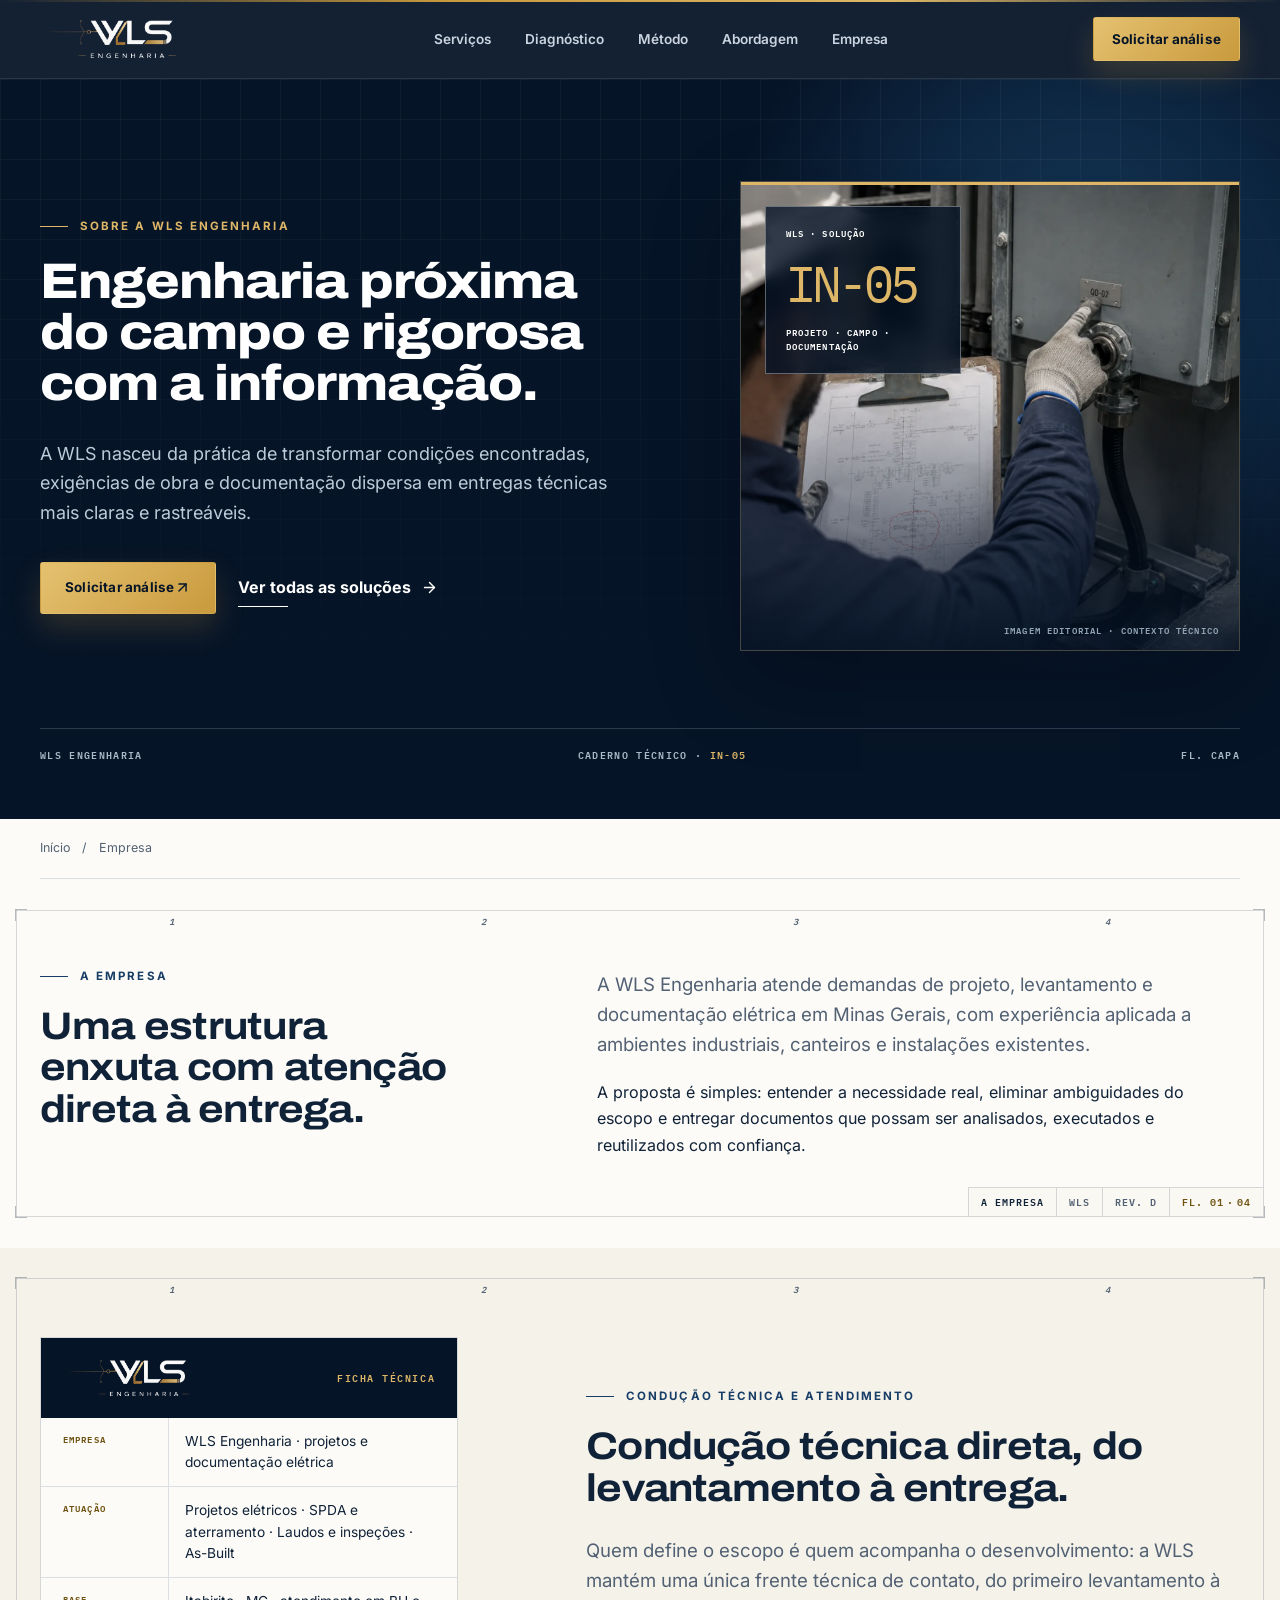
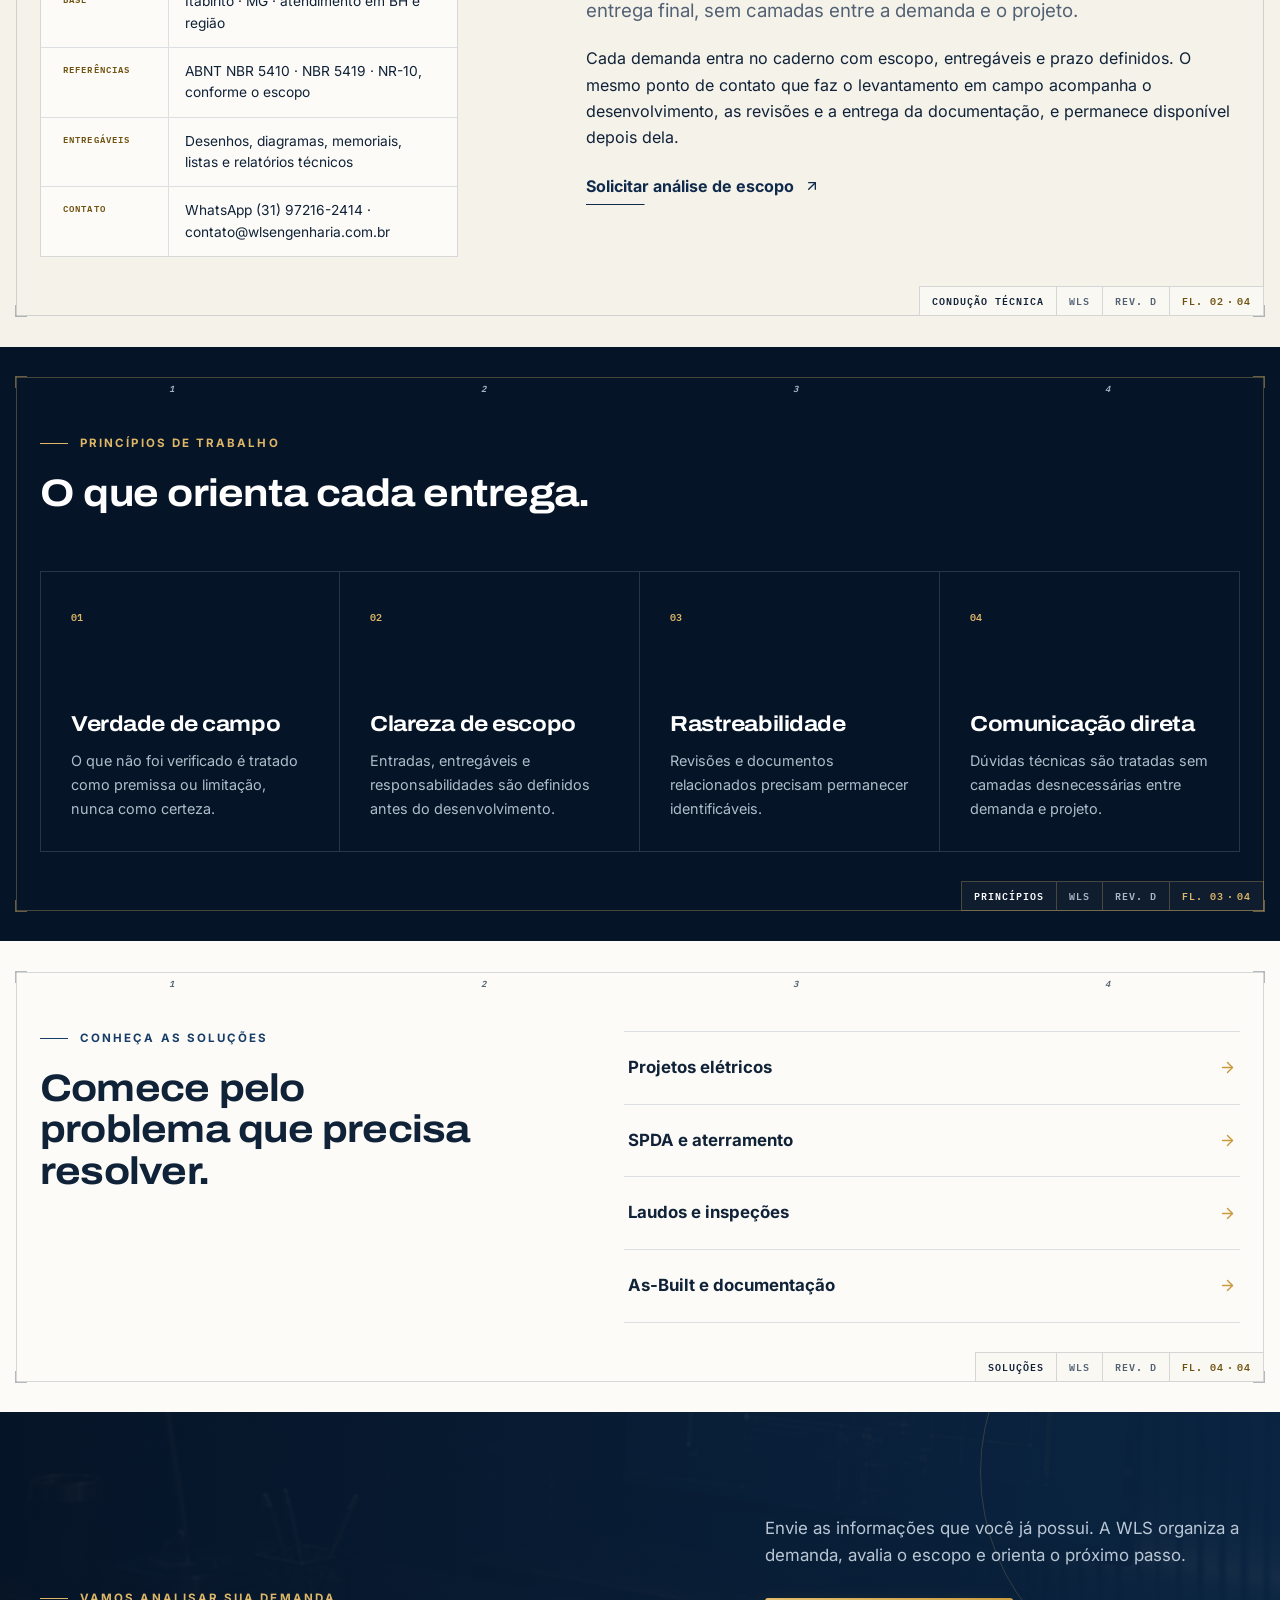
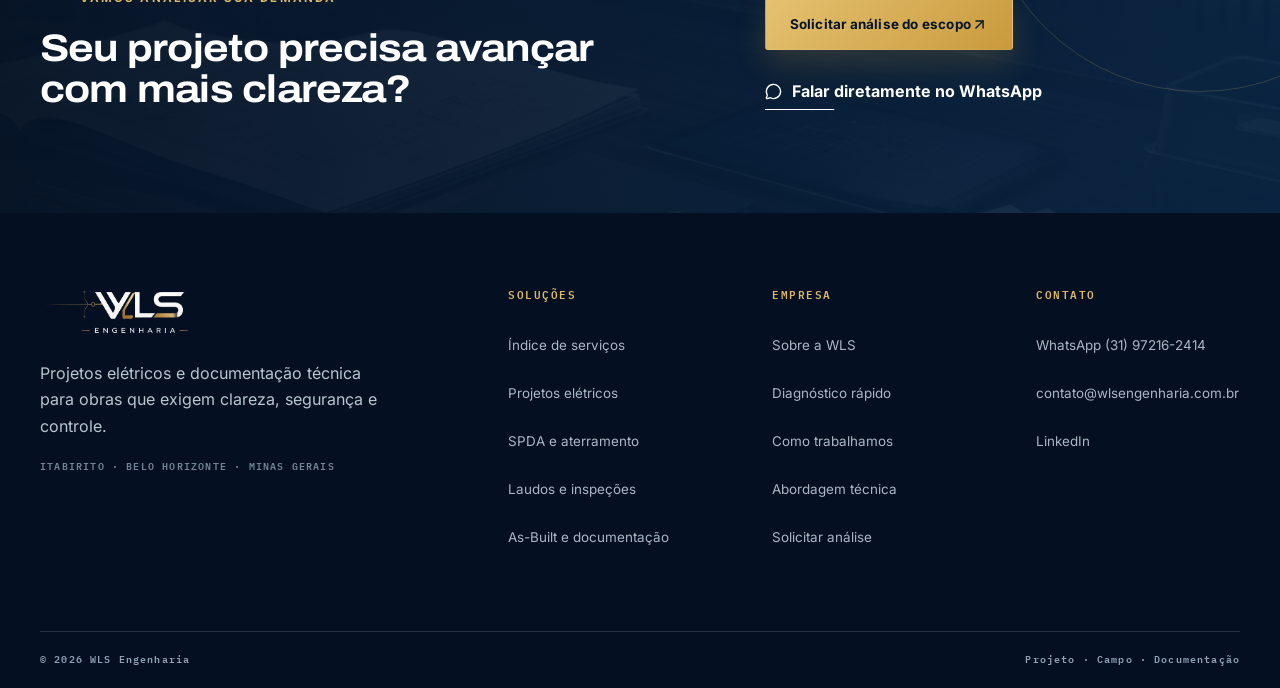
<file: empresa/index.html>
<!DOCTYPE html><html lang="pt-BR" class="sem-js"><head><meta charSet="utf-8"/><meta name="viewport" content="width=device-width, initial-scale=1"/><link rel="preload" as="image" imageSrcSet="/assets/logo-wls.webp 640w, /assets/logo-wls.webp 750w, /assets/logo-wls.webp 828w, /assets/logo-wls.webp 1080w, /assets/logo-wls.webp 1200w" fetchPriority="high"/><link rel="preload" as="image" href="/assets/v3/wls-asbuilt-verification.webp" imageSizes="(max-width: 900px) 100vw, 44vw" fetchPriority="high"/><link rel="stylesheet" href="/assets/index-D2U5-zsG.css" data-rsc-css-href="/assets/index-D2U5-zsG.css" data-precedence="vite-rsc/importer-resources"/><link rel="modulepreload" href="/assets/layout-segment-context-Bzi3o09Q.js" crossorigin=""/><link rel="modulepreload" href="/assets/rolldown-runtime-S-ySWqyJ.js" crossorigin=""/><link rel="modulepreload" href="/assets/index-BlXXLMjL.js" crossorigin=""/><link rel="modulepreload" href="/assets/framework-CXnKph_e.js" crossorigin=""/><link rel="modulepreload" href="/assets/reveal-root-D2rXjSFB.js" crossorigin=""/><link rel="modulepreload" href="/assets/header-Va7LnSoX.js" crossorigin=""/><link rel="modulepreload" href="/assets/image-WnvTXEYb.js" crossorigin=""/><link rel="modulepreload" href="/assets/message-circle-Bdez7fyd.js" crossorigin=""/><link rel="modulepreload" href="/assets/Icon-C6gSHICf.js" crossorigin=""/><title>Sobre a WLS Engenharia em Itabirito e BH | WLS Engenharia</title><meta name="description" content="Conheça a WLS Engenharia, sua atuação em projetos e documentação elétrica em Itabirito e Belo Horizonte, e o método que conecta levantamento, projeto e entrega."/><meta name="keywords" content="projeto elétrico Minas Gerais,projeto SPDA,laudo elétrico,laudo SPDA,as-built elétrico,documentação técnica"/><meta property="og:title" content="Sobre a WLS Engenharia em Itabirito e BH"/><meta property="og:description" content="Conheça a WLS Engenharia, sua atuação em projetos e documentação elétrica em Itabirito e Belo Horizonte, e o método que conecta levantamento, projeto e entrega."/><meta property="og:url" content="https://www.wlsengenharia.com.br/empresa"/><meta property="og:site_name" content="WLS Engenharia"/><meta property="og:type" content="website"/><meta property="og:locale" content="pt_BR"/><meta property="og:image" content="https://www.wlsengenharia.com.br/assets/og/og-wls.jpg"/><meta property="og:image:width" content="1200"/><meta property="og:image:height" content="630"/><meta property="og:image:alt" content="WLS Engenharia — projetos elétricos, SPDA e As-Built"/><meta name="twitter:card" content="summary_large_image"/><meta name="twitter:title" content="Sobre a WLS Engenharia em Itabirito e BH"/><meta name="twitter:description" content="Conheça a WLS Engenharia, sua atuação em projetos e documentação elétrica em Itabirito e Belo Horizonte, e o método que conecta levantamento, projeto e entrega."/><meta name="twitter:image" content="https://www.wlsengenharia.com.br/assets/og/og-wls.jpg"/><link rel="shortcut icon" href="https://www.wlsengenharia.com.br/favicon.ico"/><link rel="icon" href="https://www.wlsengenharia.com.br/favicon.svg" type="image/svg+xml"/><link rel="icon" href="https://www.wlsengenharia.com.br/favicon.ico" sizes="32x32"/><link rel="apple-touch-icon" href="https://www.wlsengenharia.com.br/apple-touch-icon.png"/><link rel="canonical" href="https://www.wlsengenharia.com.br/empresa"/><script>self.__VINEXT_RSC_PARAMS__={}</script><script>self.__VINEXT_RSC_NAV__={"pathname":"/empresa","searchParams":[]}</script><link rel="modulepreload" href="/assets/index-BlXXLMjL.js" />
</head><body><div class="scroll-progress" aria-hidden="true"></div><a class="skip-link" href="#conteudo">Pular para o conteúdo</a><header class="site-header"><div class="container header-inner"><a href="/" class="brand" aria-label="WLS Engenharia — início"><img src="/assets/logo-wls.webp" alt="WLS Engenharia" width="846" height="260" loading="eager" fetchPriority="high" decoding="async" srcSet="/assets/logo-wls.webp 640w, /assets/logo-wls.webp 750w, /assets/logo-wls.webp 828w, /assets/logo-wls.webp 1080w, /assets/logo-wls.webp 1200w" data-nimg="1"/></a><nav class="desktop-nav" aria-label="Navegação principal"><a href="/servicos">Serviços</a><a href="/#diagnostico">Diagnóstico</a><a href="/#metodo">Método</a><a href="/#experiencia">Abordagem</a><a href="/empresa">Empresa</a></nav><a href="/contato" class="button button-gold header-cta">Solicitar análise</a><a class="header-whats" href="https://wa.me/5531972162414?text=Ol%C3%A1%21%20Vim%20pelo%20site%20da%20WLS%20e%20quero%20falar%20sobre%20uma%20demanda%20de%20engenharia%20el%C3%A9trica." target="_blank" rel="noreferrer" aria-label="Falar no WhatsApp"><svg xmlns="http://www.w3.org/2000/svg" width="20" height="20" viewBox="0 0 24 24" fill="none" stroke="currentColor" stroke-width="2" stroke-linecap="round" stroke-linejoin="round" class="lucide lucide-message-circle" aria-hidden="true"><path d="M2.992 16.342a2 2 0 0 1 .094 1.167l-1.065 3.29a1 1 0 0 0 1.236 1.168l3.413-.998a2 2 0 0 1 1.099.092 10 10 0 1 0-4.777-4.719"></path></svg><span class="header-whats-text">WhatsApp</span></a><button type="button" class="mobile-menu-button" aria-label="Abrir menu" aria-expanded="false" aria-controls="mobile-navigation"><svg xmlns="http://www.w3.org/2000/svg" width="22" height="22" viewBox="0 0 24 24" fill="none" stroke="currentColor" stroke-width="2" stroke-linecap="round" stroke-linejoin="round" class="lucide lucide-menu" aria-hidden="true"><path d="M4 5h16"></path><path d="M4 12h16"></path><path d="M4 19h16"></path></svg></button><nav id="mobile-navigation" class="mobile-nav" aria-label="Navegação móvel" aria-hidden="true"><a href="/servicos">Serviços</a><a href="/#diagnostico">Diagnóstico</a><a href="/#metodo">Método</a><a href="/#experiencia">Abordagem</a><a href="/empresa">Empresa</a><a href="/contato">Solicitar análise</a></nav></div></header><main id="conteudo" tabindex="-1"><section class="page-hero"><div class="blueprint-grid" aria-hidden="true"></div><div class="container page-hero-grid"><div><p class="eyebrow eyebrow-gold">Sobre a WLS Engenharia</p><h1>Engenharia próxima do campo e rigorosa com a informação.</h1><p class="page-hero-lead">A WLS nasceu da prática de transformar condições encontradas, exigências de obra e documentação dispersa em entregas técnicas mais claras e rastreáveis.</p><div class="button-row"><a href="/contato" class="button button-gold">Solicitar análise<svg xmlns="http://www.w3.org/2000/svg" width="17" height="17" viewBox="0 0 24 24" fill="none" stroke="currentColor" stroke-width="2" stroke-linecap="round" stroke-linejoin="round" class="lucide lucide-arrow-up-right" aria-hidden="true"><path d="M7 7h10v10"></path><path d="M7 17 17 7"></path></svg></a><a href="/#entregaveis" class="text-link text-link-light">Ver todas as soluções <svg xmlns="http://www.w3.org/2000/svg" width="17" height="17" viewBox="0 0 24 24" fill="none" stroke="currentColor" stroke-width="2" stroke-linecap="round" stroke-linejoin="round" class="lucide lucide-arrow-right" aria-hidden="true"><path d="M5 12h14"></path><path d="m12 5 7 7-7 7"></path></svg></a></div></div><figure class="page-hero-media"><img src="/assets/v3/wls-asbuilt-verification.webp" alt="Imagem editorial representando conferência de desenho técnico junto à instalação" loading="eager" fetchPriority="high" decoding="async" sizes="(max-width: 900px) 100vw, 44vw" data-nimg="fill" style="position:absolute;inset:0;width:100%;height:100%;object-fit:cover"/><figcaption>Imagem editorial · contexto técnico</figcaption><div class="technical-stamp" aria-label="Referência do serviço IN-05"><span>WLS · SOLUÇÃO</span><strong>IN-05</strong><span>PROJETO · CAMPO · DOCUMENTAÇÃO</span></div></figure></div><div class="container page-hero-rail"><span>WLS Engenharia</span><span>Caderno técnico · <strong>IN-05</strong></span><span>FL. Capa</span></div></section><nav class="breadcrumbs container" aria-label="Trilha de navegação"><a href="/">Início</a><span aria-hidden="true">/</span><span aria-current="page">Empresa</span></nav><section class="prancha section" data-reveal="true"><div class="prancha-moldura" aria-hidden="true"><span class="prancha-lateral prancha-lateral-e"></span><span class="prancha-lateral prancha-lateral-d"></span><span class="prancha-coords prancha-coords-t"><i>1</i><i>2</i><i>3</i><i>4</i></span><span class="prancha-coords prancha-coords-e"><i>A</i><i>B</i><i>C</i></span><span class="prancha-tick prancha-tick-se"></span><span class="prancha-tick prancha-tick-sd"></span><span class="prancha-tick prancha-tick-ie"></span><span class="prancha-tick prancha-tick-id"></span></div><div class="prancha-conteudo"><div class="container company-story"><div><p class="eyebrow">A empresa</p><h2>Uma estrutura enxuta com atenção direta à entrega.</h2></div><div><p class="large-copy">A WLS Engenharia atende demandas de projeto, levantamento e documentação elétrica em Minas Gerais, com experiência aplicada a ambientes industriais, canteiros e instalações existentes.</p><p>A proposta é simples: entender a necessidade real, eliminar ambiguidades do escopo e entregar documentos que possam ser analisados, executados e reutilizados com confiança.</p></div></div></div><p class="prancha-carimbo"><span class="prancha-carimbo-titulo">A empresa</span><span class="prancha-carimbo-marca">WLS</span><span class="prancha-carimbo-rev">REV. D</span><span class="prancha-carimbo-folha">FL. <!-- -->01<span aria-hidden="true">·</span>04</span></p></section><section class="prancha section section-soft" data-reveal="true"><div class="prancha-moldura" aria-hidden="true"><span class="prancha-lateral prancha-lateral-e"></span><span class="prancha-lateral prancha-lateral-d"></span><span class="prancha-coords prancha-coords-t"><i>1</i><i>2</i><i>3</i><i>4</i></span><span class="prancha-coords prancha-coords-e"><i>A</i><i>B</i><i>C</i></span><span class="prancha-tick prancha-tick-se"></span><span class="prancha-tick prancha-tick-sd"></span><span class="prancha-tick prancha-tick-ie"></span><span class="prancha-tick prancha-tick-id"></span></div><div class="prancha-conteudo"><div class="container leadership-grid"><div class="company-carimbo"><p class="company-carimbo-head"><img src="/assets/logo-wls.webp" alt="WLS Engenharia" width="846" height="260" loading="lazy" decoding="async" srcSet="/assets/logo-wls.webp 640w, /assets/logo-wls.webp 750w, /assets/logo-wls.webp 828w, /assets/logo-wls.webp 1080w, /assets/logo-wls.webp 1200w" data-nimg="1"/><span>Ficha técnica</span></p><dl><div><dt>Empresa</dt><dd>WLS Engenharia · projetos e documentação elétrica</dd></div><div><dt>Atuação</dt><dd>Projetos elétricos · SPDA e aterramento · Laudos e inspeções · As-Built</dd></div><div><dt>Base</dt><dd>Itabirito · MG · atendimento em BH e região</dd></div><div><dt>Referências</dt><dd>ABNT NBR 5410 · NBR 5419 · NR-10, conforme o escopo</dd></div><div><dt>Entregáveis</dt><dd>Desenhos, diagramas, memoriais, listas e relatórios técnicos</dd></div><div><dt>Contato</dt><dd>WhatsApp (31) 97216-2414 · contato@wlsengenharia.com.br</dd></div></dl></div><div><p class="eyebrow">Condução técnica e atendimento</p><h2>Condução técnica direta, do levantamento à entrega.</h2><p class="large-copy">Quem define o escopo é quem acompanha o desenvolvimento: a WLS mantém uma única frente técnica de contato, do primeiro levantamento à entrega final, sem camadas entre a demanda e o projeto.</p><p>Cada demanda entra no caderno com escopo, entregáveis e prazo definidos. O mesmo ponto de contato que faz o levantamento em campo acompanha o desenvolvimento, as revisões e a entrega da documentação, e permanece disponível depois dela.</p><a class="text-link" href="/contato">Solicitar análise de escopo <svg xmlns="http://www.w3.org/2000/svg" width="16" height="16" viewBox="0 0 24 24" fill="none" stroke="currentColor" stroke-width="2" stroke-linecap="round" stroke-linejoin="round" class="lucide lucide-arrow-up-right" aria-hidden="true"><path d="M7 7h10v10"></path><path d="M7 17 17 7"></path></svg></a></div></div></div><p class="prancha-carimbo"><span class="prancha-carimbo-titulo">Condução técnica</span><span class="prancha-carimbo-marca">WLS</span><span class="prancha-carimbo-rev">REV. D</span><span class="prancha-carimbo-folha">FL. <!-- -->02<span aria-hidden="true">·</span>04</span></p></section><section class="prancha prancha-escura section section-navy" data-reveal="true"><div class="prancha-moldura" aria-hidden="true"><span class="prancha-lateral prancha-lateral-e"></span><span class="prancha-lateral prancha-lateral-d"></span><span class="prancha-coords prancha-coords-t"><i>1</i><i>2</i><i>3</i><i>4</i></span><span class="prancha-coords prancha-coords-e"><i>A</i><i>B</i><i>C</i></span><span class="prancha-tick prancha-tick-se"></span><span class="prancha-tick prancha-tick-sd"></span><span class="prancha-tick prancha-tick-ie"></span><span class="prancha-tick prancha-tick-id"></span></div><div class="prancha-conteudo"><div class="container"><div class="section-intro section-intro-light"><p class="eyebrow">Princípios de trabalho</p><h2>O que orienta cada entrega.</h2></div><div class="principles-grid"><article><span>01</span><h3>Verdade de campo</h3><p>O que não foi verificado é tratado como premissa ou limitação, nunca como certeza.</p></article><article><span>02</span><h3>Clareza de escopo</h3><p>Entradas, entregáveis e responsabilidades são definidos antes do desenvolvimento.</p></article><article><span>03</span><h3>Rastreabilidade</h3><p>Revisões e documentos relacionados precisam permanecer identificáveis.</p></article><article><span>04</span><h3>Comunicação direta</h3><p>Dúvidas técnicas são tratadas sem camadas desnecessárias entre demanda e projeto.</p></article></div></div></div><p class="prancha-carimbo"><span class="prancha-carimbo-titulo">Princípios</span><span class="prancha-carimbo-marca">WLS</span><span class="prancha-carimbo-rev">REV. D</span><span class="prancha-carimbo-folha">FL. <!-- -->03<span aria-hidden="true">·</span>04</span></p></section><section class="prancha section" data-reveal="true"><div class="prancha-moldura" aria-hidden="true"><span class="prancha-lateral prancha-lateral-e"></span><span class="prancha-lateral prancha-lateral-d"></span><span class="prancha-coords prancha-coords-t"><i>1</i><i>2</i><i>3</i><i>4</i></span><span class="prancha-coords prancha-coords-e"><i>A</i><i>B</i><i>C</i></span><span class="prancha-tick prancha-tick-se"></span><span class="prancha-tick prancha-tick-sd"></span><span class="prancha-tick prancha-tick-ie"></span><span class="prancha-tick prancha-tick-id"></span></div><div class="prancha-conteudo"><div class="container company-links"><div><p class="eyebrow">Conheça as soluções</p><h2>Comece pelo problema que precisa resolver.</h2></div><div><a href="/projetos-eletricos">Projetos elétricos <svg xmlns="http://www.w3.org/2000/svg" width="17" height="17" viewBox="0 0 24 24" fill="none" stroke="currentColor" stroke-width="2" stroke-linecap="round" stroke-linejoin="round" class="lucide lucide-arrow-right" aria-hidden="true"><path d="M5 12h14"></path><path d="m12 5 7 7-7 7"></path></svg></a><a href="/spda-aterramento">SPDA e aterramento <svg xmlns="http://www.w3.org/2000/svg" width="17" height="17" viewBox="0 0 24 24" fill="none" stroke="currentColor" stroke-width="2" stroke-linecap="round" stroke-linejoin="round" class="lucide lucide-arrow-right" aria-hidden="true"><path d="M5 12h14"></path><path d="m12 5 7 7-7 7"></path></svg></a><a href="/laudos-inspecoes">Laudos e inspeções <svg xmlns="http://www.w3.org/2000/svg" width="17" height="17" viewBox="0 0 24 24" fill="none" stroke="currentColor" stroke-width="2" stroke-linecap="round" stroke-linejoin="round" class="lucide lucide-arrow-right" aria-hidden="true"><path d="M5 12h14"></path><path d="m12 5 7 7-7 7"></path></svg></a><a href="/as-built-documentacao">As-Built e documentação <svg xmlns="http://www.w3.org/2000/svg" width="17" height="17" viewBox="0 0 24 24" fill="none" stroke="currentColor" stroke-width="2" stroke-linecap="round" stroke-linejoin="round" class="lucide lucide-arrow-right" aria-hidden="true"><path d="M5 12h14"></path><path d="m12 5 7 7-7 7"></path></svg></a></div></div></div><p class="prancha-carimbo"><span class="prancha-carimbo-titulo">Soluções</span><span class="prancha-carimbo-marca">WLS</span><span class="prancha-carimbo-rev">REV. D</span><span class="prancha-carimbo-folha">FL. <!-- -->04<span aria-hidden="true">·</span>04</span></p></section><section class="cta-band"><div class="container cta-grid"><div><p class="eyebrow eyebrow-gold">Vamos analisar sua demanda</p><h2>Seu projeto precisa avançar com mais clareza?</h2></div><div><p>Envie as informações que você já possui. A WLS organiza a demanda, avalia o escopo e orienta o próximo passo.</p><div class="button-row"><a class="button button-gold" href="/contato">Solicitar análise do escopo<svg xmlns="http://www.w3.org/2000/svg" width="17" height="17" viewBox="0 0 24 24" fill="none" stroke="currentColor" stroke-width="2" stroke-linecap="round" stroke-linejoin="round" class="lucide lucide-arrow-up-right" aria-hidden="true"><path d="M7 7h10v10"></path><path d="M7 17 17 7"></path></svg></a><a class="text-link text-link-light" href="https://wa.me/5531972162414?text=Ol%C3%A1%21%20Quero%20falar%20sobre%20uma%20demanda%20de%20engenharia%20el%C3%A9trica." target="_blank" rel="noreferrer"><svg xmlns="http://www.w3.org/2000/svg" width="17" height="17" viewBox="0 0 24 24" fill="none" stroke="currentColor" stroke-width="2" stroke-linecap="round" stroke-linejoin="round" class="lucide lucide-message-circle" aria-hidden="true"><path d="M2.992 16.342a2 2 0 0 1 .094 1.167l-1.065 3.29a1 1 0 0 0 1.236 1.168l3.413-.998a2 2 0 0 1 1.099.092 10 10 0 1 0-4.777-4.719"></path></svg>Falar diretamente no WhatsApp</a></div></div></div></section></main><footer class="site-footer"><div class="container footer-grid"><div class="footer-brand"><img src="/assets/logo-wls.webp" alt="WLS Engenharia" width="846" height="260" loading="lazy" decoding="async" srcSet="/assets/logo-wls.webp 640w, /assets/logo-wls.webp 750w, /assets/logo-wls.webp 828w, /assets/logo-wls.webp 1080w, /assets/logo-wls.webp 1200w" data-nimg="1"/><p>Projetos elétricos e documentação técnica para obras que exigem clareza, segurança e controle.</p><span>Itabirito · Belo Horizonte · Minas Gerais</span></div><div><p class="footer-title">Soluções</p><ul><li><a href="/servicos">Índice de serviços</a></li><li><a href="/projetos-eletricos">Projetos elétricos</a></li><li><a href="/spda-aterramento">SPDA e aterramento</a></li><li><a href="/laudos-inspecoes">Laudos e inspeções</a></li><li><a href="/as-built-documentacao">As-Built e documentação</a></li></ul></div><div><p class="footer-title">Empresa</p><ul><li><a href="/empresa">Sobre a WLS</a></li><li><a href="/#diagnostico">Diagnóstico rápido</a></li><li><a href="/#metodo">Como trabalhamos</a></li><li><a href="/#experiencia">Abordagem técnica</a></li><li><a href="/contato">Solicitar análise</a></li></ul></div><div><p class="footer-title">Contato</p><ul><li><a href="https://wa.me/5531972162414">WhatsApp (31) 97216-2414</a></li><li><a href="mailto:contato@wlsengenharia.com.br">contato@wlsengenharia.com.br</a></li><li><a href="https://www.linkedin.com/in/wesley-souza-projetista/" target="_blank" rel="noreferrer">LinkedIn</a></li></ul></div></div><div class="container footer-bottom"><span>© 2026 WLS Engenharia</span><span>Projeto · Campo · Documentação</span></div></footer><script type="application/ld+json">{"@context":"https://schema.org","@type":"ProfessionalService","@id":"https://www.wlsengenharia.com.br/#organizacao","name":"WLS Engenharia","url":"https://www.wlsengenharia.com.br","description":"Projetos elétricos, SPDA, laudos e As-Built com experiência de campo e documentação organizada. Atendimento em Itabirito, Belo Horizonte e região.","telephone":"+5531972162414","email":"contato@wlsengenharia.com.br","image":"https://www.wlsengenharia.com.br/assets/og/og-wls.jpg","logo":"https://www.wlsengenharia.com.br/assets/logo-wls.webp","address":{"@type":"PostalAddress","addressLocality":"Itabirito","addressRegion":"MG","addressCountry":"BR"},"areaServed":[{"@type":"City","name":"Itabirito"},{"@type":"City","name":"Belo Horizonte"},{"@type":"AdministrativeArea","name":"Minas Gerais"}],"knowsAbout":["Projeto elétrico de baixa tensão","SPDA e aterramento","Laudos e inspeções elétricas","As-Built e documentação técnica"],"founder":{"@type":"Person","name":"Wesley Lopes Vieira Souza","jobTitle":"Projetista Elétrico"},"sameAs":["https://www.linkedin.com/in/wesley-souza-projetista/"]}</script><script id="_R_">import("/assets/index-BlXXLMjL.js")</script></body></html><script>self.__VINEXT_RSC_CHUNKS__=self.__VINEXT_RSC_CHUNKS__||[];self.__VINEXT_RSC_CHUNKS__.push("2:I[\"7bf27b718a6e\",[],\"default\",1]\n3:I[\"b75c13210077\",[],\"default\",1]\n4:I[\"8c0f216c4604\",[],\"Children\",1]\n5:I[\"9fb86276be8f\",[],\"default\",1]\n:HL[\"/assets/index-D2U5-zsG.css\",\"style\"]\n")</script><script>self.__VINEXT_RSC_CHUNKS__=self.__VINEXT_RSC_CHUNKS__||[];self.__VINEXT_RSC_CHUNKS__.push("6:T453,{\"@context\":\"https://schema.org\",\"@type\":\"ProfessionalService\",\"@id\":\"https://www.wlsengenharia.com.br/#organizacao\",\"name\":\"WLS Engenharia\",\"url\":\"https://www.wlsengenharia.com.br\",\"description\":\"Projetos elétricos, SPDA, laudos e As-Built com experiência de campo e documentação organizada. Atendimento em Itabirito, Belo Horizonte e região.\",\"telephone\":\"+5531972162414\",\"email\":\"contato@wlsengenharia.com.br\",\"image\":\"https://www.wlsengenharia.com.br/assets/og/og-wls.jpg\",\"logo\":\"https://www.wlsengenharia.com.br/assets/logo-wls.webp\",\"address\":{\"@type\":\"PostalAddress\",\"addressLocality\":\"Itabirito\",\"addressRegion\":\"MG\",\"addressCountry\":\"BR\"},\"areaServed\":[{\"@type\":\"City\",\"name\":\"Itabirito\"},{\"@type\":\"City\",\"name\":\"Belo Horizonte\"},{\"@type\":\"AdministrativeArea\",\"name\":\"Minas Gerais\"}],\"knowsAbout\":[\"Projeto elétrico de baixa tensão\",\"SPDA e aterramento\",\"Laudos e inspeções elétricas\",\"As-Built e documentação técnica\"],\"founder\":{\"@type\":\"Person\",\"name\":\"Wesley Lopes Vieira Souza\",\"jobTitle\":\"Projetista Elétrico\"},\"sameAs\":[\"https://www.linkedin.com/in/wesley-souza-projetista/\"]}0:{\"__route\":\"route:/empresa\",\"__interceptionContext\":null,\"__layoutIds\":[\"layout:/\"],\"__rootLayout\":\"/\",\"page:/empresa\":\"$L1\",\"layout:/\":[[[[\"$\",\"link\",\"css:/assets/index-D2U5-zsG.css\",{\"rel\":\"stylesheet\",\"precedence\":\"vite-rsc/importer-resources\",\"href\":\"/assets/index-D2U5-zsG.css\",\"data-rsc-css-href\":\"/assets/index-D2U5-zsG.css\"}],\"$undefined\"],[\"$\",\"html\",null,{\"lang\":\"pt-BR\",\"className\":\"sem-js\",\"children\":[\"$\",\"body\",null,{\"children\":[[\"$\",\"$L2\",null,{}],[\"$\",\"div\",null,{\"className\":\"scroll-progress\",\"aria-hidden\":\"true\"}],[\"$\",\"a\",null,{\"className\":\"skip-link\",\"href\":\"#conteudo\",\"children\":\"Pular para o conteúdo\"}],[\"$\",\"$L3\",null,{}],[\"$\",\"$L4\",null,{}],[\"$\",\"footer\",null,{\"className\":\"site-footer\",\"children\":[[\"$\",\"div\",null,{\"className\":\"container footer-grid\",\"children\":[[\"$\",\"div\",null,{\"className\":\"footer-brand\",\"children\":[[\"$\",\"$L5\",null,{\"src\":\"/assets/logo-wls.webp\",\"alt\":\"WLS Engenharia\",\"width\":846,\"height\":260,\"unoptimized\":true}],[\"$\",\"p\",null,{\"children\":\"Projetos elétricos e documentação técnica para obras que exigem clareza, segurança e controle.\"}],[\"$\",\"span\",null,{\"children\":\"Itabirito · Belo Horizonte · Minas Gerais\"}]]}],[\"$\",\"div\",null,{\"children\":[[\"$\",\"p\",null,{\"className\":\"footer-title\",\"children\":\"Soluções\"}],[\"$\",\"ul\",null,{\"children\":[[\"$\",\"li\",null,{\"children\":[\"$\",\"a\",null,{\"href\":\"/servicos\",\"children\":\"Índice de serviços\"}]}],[\"$\",\"li\",null,{\"children\":[\"$\",\"a\",null,{\"href\":\"/projetos-eletricos\",\"children\":\"Projetos elétricos\"}]}],[\"$\",\"li\",null,{\"children\":[\"$\",\"a\",null,{\"href\":\"/spda-aterramento\",\"children\":\"SPDA e aterramento\"}]}],[\"$\",\"li\",null,{\"children\":[\"$\",\"a\",null,{\"href\":\"/laudos-inspecoes\",\"children\":\"Laudos e inspeções\"}]}],[\"$\",\"li\",null,{\"children\":[\"$\",\"a\",null,{\"href\":\"/as-built-documentacao\",\"children\":\"As-Built e documentação\"}]}]]}]]}],[\"$\",\"div\",null,{\"children\":[[\"$\",\"p\",null,{\"className\":\"footer-title\",\"children\":\"Empresa\"}],[\"$\",\"ul\",null,{\"children\":[[\"$\",\"li\",null,{\"children\":[\"$\",\"a\",null,{\"href\":\"/empresa\",\"children\":\"Sobre a WLS\"}]}],[\"$\",\"li\",null,{\"children\":[\"$\",\"a\",null,{\"href\":\"/#diagnostico\",\"children\":\"Diagnóstico rápido\"}]}],[\"$\",\"li\",null,{\"children\":[\"$\",\"a\",null,{\"href\":\"/#metodo\",\"children\":\"Como trabalhamos\"}]}],[\"$\",\"li\",null,{\"children\":[\"$\",\"a\",null,{\"href\":\"/#experiencia\",\"children\":\"Abordagem técnica\"}]}],[\"$\",\"li\",null,{\"children\":[\"$\",\"a\",null,{\"href\":\"/contato\",\"children\":\"Solicitar análise\"}]}]]}]]}],[\"$\",\"div\",null,{\"children\":[[\"$\",\"p\",null,{\"className\":\"footer-title\",\"children\":\"Contato\"}],[\"$\",\"ul\",null,{\"children\":[[\"$\",\"li\",null,{\"children\":[\"$\",\"a\",null,{\"href\":\"https://wa.me/5531972162414\",\"children\":\"WhatsApp (31) 97216-2414\"}]}],[\"$\",\"li\",null,{\"children\":[\"$\",\"a\",null,{\"href\":\"mailto:contato@wlsengenharia.com.br\",\"children\":\"contato@wlsengenharia.com.br\"}]}],[\"$\",\"li\",null,{\"children\":[\"$\",\"a\",null,{\"href\":\"https://www.linkedin.com/in/wesley-souza-projetista/\",\"target\":\"_blank\",\"rel\":\"noreferrer\",\"children\":\"LinkedIn\"}]}]]}]]}]]}],[\"$\",\"div\",null,{\"className\":\"container footer-bottom\",\"children\":[[\"$\",\"span\",null,{\"children\":\"© 2026 WLS Engenharia\"}],[\"$\",\"span\",null,{\"children\":\"Projeto · Campo · Documentação\"}]]}]]}],[\"$\",\"script\",null,{\"type\":\"application/ld+json\",\"dangerouslySetInnerHTML\":{\"__html\":\"$6\"}}]]}]}]],\"$L7\"],\"route:/empresa\":\"$L8\",\"__layoutFlags\":{\"layout:/\":\"s\"},\"__artifactCompatibility\":{\"schemaVersion\":1,\"graphVersion\":\"app-route-graph:7xdu2839ow67\",\"deploymentVersion\":\"72b1fa7f-f4ed-49b3-a981-141f0950ca64\",\"appElementsSchemaVersion\":1,\"rscPayloadSchemaVersion\":1,\"rootBoundaryId\":\"/\",\"renderEpoch\":null}}\n")</script><script>self.__VINEXT_RSC_CHUNKS__=self.__VINEXT_RSC_CHUNKS__||[];self.__VINEXT_RSC_CHUNKS__.push("9:I[\"15c18cfaeeff\",[],\"LayoutSegmentProvider\",1]\na:I[\"8c0f216c4604\",[],\"Slot\",1]\nb:I[\"593f344dc510\",[],\"NotFoundBoundary\",1]\nc:I[\"339f946bc456\",[],\"default\",1]\n7:null\n")</script><script>self.__VINEXT_RSC_CHUNKS__=self.__VINEXT_RSC_CHUNKS__||[];self.__VINEXT_RSC_CHUNKS__.push("8:[[[\"$\",\"meta\",null,{\"charSet\":\"utf-8\"}],[[\"$\",\"title\",\"0\",{\"children\":\"Sobre a WLS Engenharia em Itabirito e BH | WLS Engenharia\"}],[\"$\",\"meta\",\"1\",{\"name\":\"description\",\"content\":\"Conheça a WLS Engenharia, sua atuação em projetos e documentação elétrica em Itabirito e Belo Horizonte, e o método que conecta levantamento, projeto e entrega.\"}],[\"$\",\"meta\",\"2\",{\"name\":\"keywords\",\"content\":\"projeto elétrico Minas Gerais,projeto SPDA,laudo elétrico,laudo SPDA,as-built elétrico,documentação técnica\"}],[\"$\",\"meta\",\"3\",{\"property\":\"og:title\",\"content\":\"Sobre a WLS Engenharia em Itabirito e BH\"}],[\"$\",\"meta\",\"4\",{\"property\":\"og:description\",\"content\":\"Conheça a WLS Engenharia, sua atuação em projetos e documentação elétrica em Itabirito e Belo Horizonte, e o método que conecta levantamento, projeto e entrega.\"}],[\"$\",\"meta\",\"5\",{\"property\":\"og:url\",\"content\":\"https://www.wlsengenharia.com.br/empresa\"}],[\"$\",\"meta\",\"6\",{\"property\":\"og:site_name\",\"content\":\"WLS Engenharia\"}],[\"$\",\"meta\",\"7\",{\"property\":\"og:type\",\"content\":\"website\"}],[\"$\",\"meta\",\"8\",{\"property\":\"og:locale\",\"content\":\"pt_BR\"}],[\"$\",\"meta\",\"9\",{\"property\":\"og:image\",\"content\":\"https://www.wlsengenharia.com.br/assets/og/og-wls.jpg\"}],[\"$\",\"meta\",\"10\",{\"property\":\"og:image:width\",\"content\":\"1200\"}],[\"$\",\"meta\",\"11\",{\"property\":\"og:image:height\",\"content\":\"630\"}],[\"$\",\"meta\",\"12\",{\"property\":\"og:image:alt\",\"content\":\"WLS Engenharia — projetos elétricos, SPDA e As-Built\"}],[\"$\",\"meta\",\"13\",{\"name\":\"twitter:card\",\"content\":\"summary_large_image\"}],[\"$\",\"meta\",\"14\",{\"name\":\"twitter:title\",\"content\":\"Sobre a WLS Engenharia em Itabirito e BH\"}],[\"$\",\"meta\",\"15\",{\"name\":\"twitter:description\",\"content\":\"Conheça a WLS Engenharia, sua atuação em projetos e documentação elétrica em Itabirito e Belo Horizonte, e o método que conecta levantamento, projeto e entrega.\"}],[\"$\",\"meta\",\"16\",{\"name\":\"twitter:image\",\"content\":\"https://www.wlsengenharia.com.br/assets/og/og-wls.jpg\"}],[\"$\",\"link\",\"17\",{\"rel\":\"shortcut icon\",\"href\":\"https://www.wlsengenharia.com.br/favicon.ico\"}],[\"$\",\"link\",\"18\",{\"rel\":\"icon\",\"href\":\"https://www.wlsengenharia.com.br/favicon.svg\",\"type\":\"image/svg+xml\"}],[\"$\",\"link\",\"19\",{\"rel\":\"icon\",\"href\":\"https://www.wlsengenharia.com.br/favicon.ico\",\"sizes\":\"32x32\"}],[\"$\",\"link\",\"20\",{\"rel\":\"apple-touch-icon\",\"href\":\"https://www.wlsengenharia.com.br/apple-touch-icon.png\"}],[\"$\",\"link\",\"21\",{\"rel\":\"canonical\",\"href\":\"https://www.wlsengenharia.com.br/empresa\"}]],[[\"$\",\"meta\",\"0\",{\"name\":\"viewport\",\"content\":\"width=device-width, initial-scale=1\"}]]],[\"$\",\"$L9\",null,{\"segmentMap\":{\"children\":[\"empresa\"]},\"children\":[\"$\",\"$La\",null,{\"id\":\"layout:/\",\"parallelSlots\":\"$undefined\",\"children\":[\"$\",\"$Lb\",null,{\"resetKey\":\"empresa\",\"fallback\":[\"$\",\"main\",null,{\"id\":\"conteudo\",\"tabIndex\":-1,\"children\":[\"$\",\"section\",null,{\"className\":\"page-hero\",\"children\":[[\"$\",\"div\",null,{\"className\":\"blueprint-grid\",\"aria-hidden\":\"true\"}],[\"$\",\"div\",null,{\"className\":\"container page-hero-grid\",\"children\":[[\"$\",\"div\",null,{\"children\":[[\"$\",\"p\",null,{\"className\":\"eyebrow eyebrow-gold\",\"children\":\"Erro 404\"}],[\"$\",\"h1\",null,{\"children\":\"Esta página não foi encontrada.\"}],[\"$\",\"p\",null,{\"className\":\"page-hero-lead\",\"children\":\"O endereço pode ter mudado ou o link estar incorreto. As soluções da WLS Engenharia continuam disponíveis abaixo.\"}],[\"$\",\"div\",null,{\"className\":\"button-row\",\"children\":[[\"$\",\"a\",null,{\"href\":\"/\",\"className\":\"button button-gold\",\"children\":[\"Voltar para o início\",[\"$\",\"$Lc\",null,{\"ref\":\"$undefined\",\"iconNode\":[[\"path\",{\"d\":\"M7 7h10v10\",\"key\":\"1tivn9\"}],[\"path\",{\"d\":\"M7 17 17 7\",\"key\":\"1vkiza\"}]],\"className\":\"lucide-arrow-up-right\",\"size\":17,\"aria-hidden\":\"true\"}]]}],[\"$\",\"a\",null,{\"className\":\"text-link text-link-light\",\"href\":\"https://wa.me/5531972162414?text=Ol%C3%A1%21%20Quero%20falar%20sobre%20uma%20demanda%20de%20engenharia%20el%C3%A9trica.\",\"target\":\"_blank\",\"rel\":\"noreferrer\",\"children\":[[\"$\",\"$Lc\",null,{\"ref\":\"$undefined\",\"iconNode\":[[\"path\",{\"d\":\"M2.992 16.342a2 2 0 0 1 .094 1.167l-1.065 3.29a1 1 0 0 0 1.236 1.168l3.413-.998a2 2 0 0 1 1.099.092 10 10 0 1 0-4.777-4.719\",\"key\":\"1sd12s\"}]],\"className\":\"lucide-message-circle\",\"size\":17,\"aria-hidden\":\"true\"}],\"Falar no WhatsApp\"]}]]}]]}],\"$Ld\"]}]]}]}],\"children\":\"$Le\"}]}]}]]\n")</script><script>self.__VINEXT_RSC_CHUNKS__=self.__VINEXT_RSC_CHUNKS__||[];self.__VINEXT_RSC_CHUNKS__.push("f:I[\"593f344dc510\",[],\"RedirectBoundary\",1]\n")</script><script>self.__VINEXT_RSC_CHUNKS__=self.__VINEXT_RSC_CHUNKS__||[];self.__VINEXT_RSC_CHUNKS__.push("d:[\"$\",\"nav\",null,{\"className\":\"notfound-links\",\"aria-label\":\"Soluções\",\"children\":[[\"$\",\"p\",null,{\"className\":\"eyebrow eyebrow-gold\",\"children\":\"Ir direto para\"}],[\"$\",\"ul\",null,{\"children\":[[\"$\",\"li\",null,{\"children\":[\"$\",\"a\",null,{\"href\":\"/projetos-eletricos\",\"children\":[\"Projetos elétricos \",[\"$\",\"$Lc\",null,{\"ref\":\"$undefined\",\"iconNode\":[[\"path\",{\"d\":\"M5 12h14\",\"key\":\"1ays0h\"}],[\"path\",{\"d\":\"m12 5 7 7-7 7\",\"key\":\"xquz4c\"}]],\"className\":\"lucide-arrow-right\",\"size\":15,\"aria-hidden\":\"true\"}]]}]}],[\"$\",\"li\",null,{\"children\":[\"$\",\"a\",null,{\"href\":\"/spda-aterramento\",\"children\":[\"SPDA e aterramento \",[\"$\",\"$Lc\",null,{\"ref\":\"$undefined\",\"iconNode\":\"$d:props:children:1:props:children:0:props:children:props:children:1:props:iconNode\",\"className\":\"lucide-arrow-right\",\"size\":15,\"aria-hidden\":\"true\"}]]}]}],[\"$\",\"li\",null,{\"children\":[\"$\",\"a\",null,{\"href\":\"/laudos-inspecoes\",\"children\":[\"Laudos e inspeções \",[\"$\",\"$Lc\",null,{\"ref\":\"$undefined\",\"iconNode\":\"$d:props:children:1:props:children:0:props:children:props:children:1:props:iconNode\",\"className\":\"lucide-arrow-right\",\"size\":15,\"aria-hidden\":\"true\"}]]}]}],[\"$\",\"li\",null,{\"children\":[\"$\",\"a\",null,{\"href\":\"/as-built-documentacao\",\"children\":[\"As-Built e documentação \",[\"$\",\"$Lc\",null,{\"ref\":\"$undefined\",\"iconNode\":\"$d:props:children:1:props:children:0:props:children:props:children:1:props:iconNode\",\"className\":\"lucide-arrow-right\",\"size\":15,\"aria-hidden\":\"true\"}]]}]}],[\"$\",\"li\",null,{\"children\":[\"$\",\"a\",null,{\"href\":\"/empresa\",\"children\":[\"Sobre a WLS \",[\"$\",\"$Lc\",null,{\"ref\":\"$undefined\",\"iconNode\":\"$d:props:children:1:props:children:0:props:children:props:children:1:props:iconNode\",\"className\":\"lucide-arrow-right\",\"size\":15,\"aria-hidden\":\"true\"}]]}]}],[\"$\",\"li\",null,{\"children\":[\"$\",\"a\",null,{\"href\":\"/contato\",\"children\":[\"Solicitar análise \",[\"$\",\"$Lc\",null,{\"ref\":\"$undefined\",\"iconNode\":\"$d:props:children:1:props:children:0:props:children:props:children:1:props:iconNode\",\"className\":\"lucide-arrow-right\",\"size\":15,\"aria-hidden\":\"true\"}]]}]}]]}]]}]\n")</script><script>self.__VINEXT_RSC_CHUNKS__=self.__VINEXT_RSC_CHUNKS__||[];self.__VINEXT_RSC_CHUNKS__.push("e:[\"$\",\"$Lb\",null,{\"resetKey\":\"[\\\"empresa\\\"]\",\"fallback\":[\"$\",\"main\",null,{\"id\":\"conteudo\",\"tabIndex\":-1,\"children\":[\"$\",\"section\",null,{\"className\":\"page-hero\",\"children\":[[\"$\",\"div\",null,{\"className\":\"blueprint-grid\",\"aria-hidden\":\"true\"}],[\"$\",\"div\",null,{\"className\":\"container page-hero-grid\",\"children\":[[\"$\",\"div\",null,{\"children\":[[\"$\",\"p\",null,{\"className\":\"eyebrow eyebrow-gold\",\"children\":\"Erro 404\"}],[\"$\",\"h1\",null,{\"children\":\"Esta página não foi encontrada.\"}],[\"$\",\"p\",null,{\"className\":\"page-hero-lead\",\"children\":\"O endereço pode ter mudado ou o link estar incorreto. As soluções da WLS Engenharia continuam disponíveis abaixo.\"}],[\"$\",\"div\",null,{\"className\":\"button-row\",\"children\":[[\"$\",\"a\",null,{\"href\":\"/\",\"className\":\"button button-gold\",\"children\":[\"Voltar para o início\",[\"$\",\"$Lc\",null,{\"ref\":\"$undefined\",\"iconNode\":\"$8:1:props:children:props:children:props:fallback:props:children:props:children:1:props:children:0:props:children:3:props:children:0:props:children:1:props:iconNode\",\"className\":\"lucide-arrow-up-right\",\"size\":17,\"aria-hidden\":\"true\"}]]}],[\"$\",\"a\",null,{\"className\":\"text-link text-link-light\",\"href\":\"https://wa.me/5531972162414?text=Ol%C3%A1%21%20Quero%20falar%20sobre%20uma%20demanda%20de%20engenharia%20el%C3%A9trica.\",\"target\":\"_blank\",\"rel\":\"noreferrer\",\"children\":[[\"$\",\"$Lc\",null,{\"ref\":\"$undefined\",\"iconNode\":\"$8:1:props:children:props:children:props:fallback:props:children:props:children:1:props:children:0:props:children:3:props:children:1:props:children:0:props:iconNode\",\"className\":\"lucide-message-circle\",\"size\":17,\"aria-hidden\":\"true\"}],\"Falar no WhatsApp\"]}]]}]]}],[\"$\",\"nav\",null,{\"className\":\"notfound-links\",\"aria-label\":\"Soluções\",\"children\":[[\"$\",\"p\",null,{\"className\":\"eyebrow eyebrow-gold\",\"children\":\"Ir direto para\"}],[\"$\",\"ul\",null,{\"children\":[[\"$\",\"li\",null,{\"children\":[\"$\",\"a\",null,{\"href\":\"/projetos-eletricos\",\"children\":[\"Projetos elétricos \",[\"$\",\"$Lc\",null,{\"ref\":\"$undefined\",\"iconNode\":\"$d:props:children:1:props:children:0:props:children:props:children:1:props:iconNode\",\"className\":\"lucide-arrow-right\",\"size\":15,\"aria-hidden\":\"true\"}]]}]}],[\"$\",\"li\",null,{\"children\":[\"$\",\"a\",null,{\"href\":\"/spda-aterramento\",\"children\":[\"SPDA e aterramento \",[\"$\",\"$Lc\",null,{\"ref\":\"$undefined\",\"iconNode\":\"$d:props:children:1:props:children:0:props:children:props:children:1:props:iconNode\",\"className\":\"lucide-arrow-right\",\"size\":15,\"aria-hidden\":\"true\"}]]}]}],[\"$\",\"li\",null,{\"children\":[\"$\",\"a\",null,{\"href\":\"/laudos-inspecoes\",\"children\":[\"Laudos e inspeções \",[\"$\",\"$Lc\",null,{\"ref\":\"$undefined\",\"iconNode\":\"$d:props:children:1:props:children:0:props:children:props:children:1:props:iconNode\",\"className\":\"lucide-arrow-right\",\"size\":15,\"aria-hidden\":\"true\"}]]}]}],[\"$\",\"li\",null,{\"children\":[\"$\",\"a\",null,{\"href\":\"/as-built-documentacao\",\"children\":[\"As-Built e documentação \",[\"$\",\"$Lc\",null,{\"ref\":\"$undefined\",\"iconNode\":\"$d:props:children:1:props:children:0:props:children:props:children:1:props:iconNode\",\"className\":\"lucide-arrow-right\",\"size\":15,\"aria-hidden\":\"true\"}]]}]}],[\"$\",\"li\",null,{\"children\":[\"$\",\"a\",null,{\"href\":\"/empresa\",\"children\":[\"Sobre a WLS \",[\"$\",\"$Lc\",null,{\"ref\":\"$undefined\",\"iconNode\":\"$d:props:children:1:props:children:0:props:children:props:children:1:props:iconNode\",\"className\":\"lucide-arrow-right\",\"size\":15,\"aria-hidden\":\"true\"}]]}]}],[\"$\",\"li\",null,{\"children\":[\"$\",\"a\",null,{\"href\":\"/contato\",\"children\":[\"Solicitar análise \",[\"$\",\"$Lc\",null,{\"ref\":\"$undefined\",\"iconNode\":\"$d:props:children:1:props:children:0:props:children:props:children:1:props:iconNode\",\"className\":\"lucide-arrow-right\",\"size\":15,\"aria-hidden\":\"true\"}]]}]}]]}]]}]]}]]}]}],\"children\":[\"$\",\"$Lf\",null,{\"children\":[\"$\",\"$L9\",null,{\"segmentMap\":{\"children\":[]},\"children\":[\"$\",\"$La\",null,{\"id\":\"page:/empresa\"}]}]}]}]\n")</script><script>self.__VINEXT_RSC_CHUNKS__=self.__VINEXT_RSC_CHUNKS__||[];self.__VINEXT_RSC_CHUNKS__.push("1:[\"$\",\"main\",null,{\"id\":\"conteudo\",\"tabIndex\":-1,\"children\":[[\"$\",\"section\",null,{\"className\":\"page-hero\",\"children\":[[\"$\",\"div\",null,{\"className\":\"blueprint-grid\",\"aria-hidden\":\"true\"}],[\"$\",\"div\",null,{\"className\":\"container page-hero-grid\",\"children\":[[\"$\",\"div\",null,{\"children\":[[\"$\",\"p\",null,{\"className\":\"eyebrow eyebrow-gold\",\"children\":\"Sobre a WLS Engenharia\"}],[\"$\",\"h1\",null,{\"children\":\"Engenharia próxima do campo e rigorosa com a informação.\"}],[\"$\",\"p\",null,{\"className\":\"page-hero-lead\",\"children\":\"A WLS nasceu da prática de transformar condições encontradas, exigências de obra e documentação dispersa em entregas técnicas mais claras e rastreáveis.\"}],null,[\"$\",\"div\",null,{\"className\":\"button-row\",\"children\":[[\"$\",\"a\",null,{\"href\":\"/contato\",\"className\":\"button button-gold\",\"children\":[\"Solicitar análise\",[\"$\",\"$Lc\",null,{\"ref\":\"$undefined\",\"iconNode\":\"$8:1:props:children:props:children:props:fallback:props:children:props:children:1:props:children:0:props:children:3:props:children:0:props:children:1:props:iconNode\",\"className\":\"lucide-arrow-up-right\",\"size\":17,\"aria-hidden\":\"true\"}]]}],[\"$\",\"a\",null,{\"href\":\"/#entregaveis\",\"className\":\"text-link text-link-light\",\"children\":[\"Ver todas as soluções \",[\"$\",\"$Lc\",null,{\"ref\":\"$undefined\",\"iconNode\":\"$d:props:children:1:props:children:0:props:children:props:children:1:props:iconNode\",\"className\":\"lucide-arrow-right\",\"size\":17,\"aria-hidden\":\"true\"}]]}]]}]]}],[\"$\",\"figure\",null,{\"className\":\"page-hero-media\",\"children\":[[\"$\",\"$L5\",null,{\"src\":\"/assets/v3/wls-asbuilt-verification.webp\",\"alt\":\"Imagem editorial representando conferência de desenho técnico junto à instalação\",\"fill\":true,\"priority\":true,\"sizes\":\"(max-width: 900px) 100vw, 44vw\",\"unoptimized\":true}],[\"$\",\"figcaption\",null,{\"children\":\"Imagem editorial · contexto técnico\"}],[\"$\",\"div\",null,{\"className\":\"technical-stamp\",\"aria-label\":\"Referência do serviço IN-05\",\"children\":[[\"$\",\"span\",null,{\"children\":\"WLS · SOLUÇÃO\"}],[\"$\",\"strong\",null,{\"children\":\"IN-05\"}],[\"$\",\"span\",null,{\"children\":\"PROJETO · CAMPO · DOCUMENTAÇÃO\"}]]}]]}]]}],[\"$\",\"div\",null,{\"className\":\"container page-hero-rail\",\"children\":[[\"$\",\"span\",null,{\"children\":\"WLS Engenharia\"}],[\"$\",\"span\",null,{\"children\":[\"Caderno técnico · \",[\"$\",\"strong\",null,{\"children\":\"IN-05\"}]]}],[\"$\",\"span\",null,{\"children\":\"FL. Capa\"}]]}]]}],[\"$\",\"nav\",null,{\"className\":\"breadcrumbs container\",\"aria-label\":\"Trilha de navegação\",\"children\":[[\"$\",\"a\",null,{\"href\":\"/\",\"children\":\"Início\"}],[\"$\",\"span\",null,{\"aria-hidden\":\"true\",\"children\":\"/\"}],[\"$\",\"span\",null,{\"aria-current\":\"page\",\"children\":\"Empresa\"}]]}],[\"$\",\"section\",null,{\"id\":\"$undefined\",\"className\":\"prancha section\",\"data-reveal\":true,\"children\":[[\"$\",\"div\",null,{\"className\":\"prancha-moldura\",\"aria-hidden\":\"true\",\"children\":[[\"$\",\"span\",null,{\"className\":\"prancha-lateral prancha-lateral-e\"}],[\"$\",\"span\",null,{\"className\":\"prancha-lateral prancha-lateral-d\"}],[\"$\",\"span\",null,{\"className\":\"prancha-coords prancha-coords-t\",\"children\":[[\"$\",\"i\",null,{\"children\":\"1\"}],[\"$\",\"i\",null,{\"children\":\"2\"}],[\"$\",\"i\",null,{\"children\":\"3\"}],[\"$\",\"i\",null,{\"children\":\"4\"}]]}],[\"$\",\"span\",null,{\"className\":\"prancha-coords prancha-coords-e\",\"children\":[[\"$\",\"i\",null,{\"children\":\"A\"}],[\"$\",\"i\",null,{\"children\":\"B\"}],[\"$\",\"i\",null,{\"children\":\"C\"}]]}],[\"$\",\"span\",null,{\"className\":\"prancha-tick prancha-tick-se\"}],[\"$\",\"span\",null,{\"className\":\"prancha-tick prancha-tick-sd\"}],[\"$\",\"span\",null,{\"className\":\"prancha-tick prancha-tick-ie\"}],[\"$\",\"span\",null,{\"className\":\"prancha-tick prancha-tick-id\"}]]}],[\"$\",\"div\",null,{\"className\":\"prancha-conteudo\",\"children\":[\"$\",\"div\",null,{\"className\":\"container company-story\",\"children\":[[\"$\",\"div\",null,{\"children\":[[\"$\",\"p\",null,{\"className\":\"eyebrow\",\"children\":\"A empresa\"}],[\"$\",\"h2\",null,{\"children\":\"Uma estrutura enxuta com atenção direta à entrega.\"}]]}],[\"$\",\"div\",null,{\"children\":[[\"$\",\"p\",null,{\"className\":\"large-copy\",\"children\":\"A WLS Engenharia atende demandas de projeto, levantamento e documentação elétrica em Minas Gerais, com experiência aplicada a ambientes industriais, canteiros e instalações existentes.\"}],[\"$\",\"p\",null,{\"children\":\"A proposta é simples: entender a necessidade real, eliminar ambiguidades do escopo e entregar documentos que possam ser analisados, executados e reutilizados com confiança.\"}]]}]]}]}],[\"$\",\"p\",null,{\"className\":\"prancha-carimbo\",\"children\":[[\"$\",\"span\",null,{\"className\":\"prancha-carimbo-titulo\",\"children\":\"A empresa\"}],[\"$\",\"span\",null,{\"className\":\"prancha-carimbo-marca\",\"children\":\"WLS\"}],[\"$\",\"span\",null,{\"className\":\"prancha-carimbo-rev\",\"children\":\"REV. D\"}],[\"$\",\"span\",null,{\"className\":\"prancha-carimbo-folha\",\"children\":[\"FL. \",\"01\",[\"$\",\"span\",null,{\"aria-hidden\":\"true\",\"children\":\"·\"}],\"04\"]}]]}]]}],[\"$\",\"section\",null,{\"id\":\"$undefined\",\"className\":\"prancha section section-soft\",\"data-reveal\":true,\"children\":[\"$L10\",\"$L11\",\"$L12\"]}],\"$L13\",\"$L14\",\"$L15\"]}]\n")</script><script>self.__VINEXT_RSC_CHUNKS__=self.__VINEXT_RSC_CHUNKS__||[];self.__VINEXT_RSC_CHUNKS__.push("10:[\"$\",\"div\",null,{\"className\":\"prancha-moldura\",\"aria-hidden\":\"true\",\"children\":[[\"$\",\"span\",null,{\"className\":\"prancha-lateral prancha-lateral-e\"}],[\"$\",\"span\",null,{\"className\":\"prancha-lateral prancha-lateral-d\"}],[\"$\",\"span\",null,{\"className\":\"prancha-coords prancha-coords-t\",\"children\":[[\"$\",\"i\",null,{\"children\":\"1\"}],[\"$\",\"i\",null,{\"children\":\"2\"}],[\"$\",\"i\",null,{\"children\":\"3\"}],[\"$\",\"i\",null,{\"children\":\"4\"}]]}],[\"$\",\"span\",null,{\"className\":\"prancha-coords prancha-coords-e\",\"children\":[[\"$\",\"i\",null,{\"children\":\"A\"}],[\"$\",\"i\",null,{\"children\":\"B\"}],[\"$\",\"i\",null,{\"children\":\"C\"}]]}],[\"$\",\"span\",null,{\"className\":\"prancha-tick prancha-tick-se\"}],[\"$\",\"span\",null,{\"className\":\"prancha-tick prancha-tick-sd\"}],[\"$\",\"span\",null,{\"className\":\"prancha-tick prancha-tick-ie\"}],[\"$\",\"span\",null,{\"className\":\"prancha-tick prancha-tick-id\"}]]}]\n")</script><script>self.__VINEXT_RSC_CHUNKS__=self.__VINEXT_RSC_CHUNKS__||[];self.__VINEXT_RSC_CHUNKS__.push("11:[\"$\",\"div\",null,{\"className\":\"prancha-conteudo\",\"children\":[\"$\",\"div\",null,{\"className\":\"container leadership-grid\",\"children\":[[\"$\",\"div\",null,{\"className\":\"company-carimbo\",\"children\":[[\"$\",\"p\",null,{\"className\":\"company-carimbo-head\",\"children\":[[\"$\",\"$L5\",null,{\"src\":\"/assets/logo-wls.webp\",\"alt\":\"WLS Engenharia\",\"width\":846,\"height\":260,\"unoptimized\":true}],[\"$\",\"span\",null,{\"children\":\"Ficha técnica\"}]]}],[\"$\",\"dl\",null,{\"children\":[[\"$\",\"div\",null,{\"children\":[[\"$\",\"dt\",null,{\"children\":\"Empresa\"}],[\"$\",\"dd\",null,{\"children\":\"WLS Engenharia · projetos e documentação elétrica\"}]]}],[\"$\",\"div\",null,{\"children\":[[\"$\",\"dt\",null,{\"children\":\"Atuação\"}],[\"$\",\"dd\",null,{\"children\":\"Projetos elétricos · SPDA e aterramento · Laudos e inspeções · As-Built\"}]]}],[\"$\",\"div\",null,{\"children\":[[\"$\",\"dt\",null,{\"children\":\"Base\"}],[\"$\",\"dd\",null,{\"children\":\"Itabirito · MG · atendimento em BH e região\"}]]}],[\"$\",\"div\",null,{\"children\":[[\"$\",\"dt\",null,{\"children\":\"Referências\"}],[\"$\",\"dd\",null,{\"children\":\"ABNT NBR 5410 · NBR 5419 · NR-10, conforme o escopo\"}]]}],[\"$\",\"div\",null,{\"children\":[[\"$\",\"dt\",null,{\"children\":\"Entregáveis\"}],[\"$\",\"dd\",null,{\"children\":\"Desenhos, diagramas, memoriais, listas e relatórios técnicos\"}]]}],[\"$\",\"div\",null,{\"children\":[[\"$\",\"dt\",null,{\"children\":\"Contato\"}],[\"$\",\"dd\",null,{\"children\":\"WhatsApp (31) 97216-2414 · contato@wlsengenharia.com.br\"}]]}]]}]]}],[\"$\",\"div\",null,{\"children\":[[\"$\",\"p\",null,{\"className\":\"eyebrow\",\"children\":\"Condução técnica e atendimento\"}],[\"$\",\"h2\",null,{\"children\":\"Condução técnica direta, do levantamento à entrega.\"}],[\"$\",\"p\",null,{\"className\":\"large-copy\",\"children\":\"Quem define o escopo é quem acompanha o desenvolvimento: a WLS mantém uma única frente técnica de contato, do primeiro levantamento à entrega final, sem camadas entre a demanda e o projeto.\"}],[\"$\",\"p\",null,{\"children\":\"Cada demanda entra no caderno com escopo, entregáveis e prazo definidos. O mesmo ponto de contato que faz o levantamento em campo acompanha o desenvolvimento, as revisões e a entrega da documentação, e permanece disponível depois dela.\"}],[\"$\",\"a\",null,{\"className\":\"text-link\",\"href\":\"/contato\",\"children\":[\"Solicitar análise de escopo \",[\"$\",\"$Lc\",null,{\"ref\":\"$undefined\",\"iconNode\":\"$8:1:props:children:props:children:props:fallback:props:children:props:children:1:props:children:0:props:children:3:props:children:0:props:children:1:props:iconNode\",\"className\":\"lucide-arrow-up-right\",\"size\":16,\"aria-hidden\":\"true\"}]]}]]}]]}]}]\n")</script><script>self.__VINEXT_RSC_CHUNKS__=self.__VINEXT_RSC_CHUNKS__||[];self.__VINEXT_RSC_CHUNKS__.push("12:[\"$\",\"p\",null,{\"className\":\"prancha-carimbo\",\"children\":[[\"$\",\"span\",null,{\"className\":\"prancha-carimbo-titulo\",\"children\":\"Condução técnica\"}],[\"$\",\"span\",null,{\"className\":\"prancha-carimbo-marca\",\"children\":\"WLS\"}],[\"$\",\"span\",null,{\"className\":\"prancha-carimbo-rev\",\"children\":\"REV. D\"}],[\"$\",\"span\",null,{\"className\":\"prancha-carimbo-folha\",\"children\":[\"FL. \",\"02\",[\"$\",\"span\",null,{\"aria-hidden\":\"true\",\"children\":\"·\"}],\"04\"]}]]}]\n")</script><script>self.__VINEXT_RSC_CHUNKS__=self.__VINEXT_RSC_CHUNKS__||[];self.__VINEXT_RSC_CHUNKS__.push("13:[\"$\",\"section\",null,{\"id\":\"$undefined\",\"className\":\"prancha prancha-escura section section-navy\",\"data-reveal\":true,\"children\":[[\"$\",\"div\",null,{\"className\":\"prancha-moldura\",\"aria-hidden\":\"true\",\"children\":[[\"$\",\"span\",null,{\"className\":\"prancha-lateral prancha-lateral-e\"}],[\"$\",\"span\",null,{\"className\":\"prancha-lateral prancha-lateral-d\"}],[\"$\",\"span\",null,{\"className\":\"prancha-coords prancha-coords-t\",\"children\":[[\"$\",\"i\",null,{\"children\":\"1\"}],[\"$\",\"i\",null,{\"children\":\"2\"}],[\"$\",\"i\",null,{\"children\":\"3\"}],[\"$\",\"i\",null,{\"children\":\"4\"}]]}],[\"$\",\"span\",null,{\"className\":\"prancha-coords prancha-coords-e\",\"children\":[[\"$\",\"i\",null,{\"children\":\"A\"}],[\"$\",\"i\",null,{\"children\":\"B\"}],[\"$\",\"i\",null,{\"children\":\"C\"}]]}],[\"$\",\"span\",null,{\"className\":\"prancha-tick prancha-tick-se\"}],[\"$\",\"span\",null,{\"className\":\"prancha-tick prancha-tick-sd\"}],[\"$\",\"span\",null,{\"className\":\"prancha-tick prancha-tick-ie\"}],[\"$\",\"span\",null,{\"className\":\"prancha-tick prancha-tick-id\"}]]}],[\"$\",\"div\",null,{\"className\":\"prancha-conteudo\",\"children\":[\"$\",\"div\",null,{\"className\":\"container\",\"children\":[[\"$\",\"div\",null,{\"className\":\"section-intro section-intro-light\",\"children\":[[\"$\",\"p\",null,{\"className\":\"eyebrow\",\"children\":\"Princípios de trabalho\"}],[\"$\",\"h2\",null,{\"children\":\"O que orienta cada entrega.\"}],null]}],[\"$\",\"div\",null,{\"className\":\"principles-grid\",\"children\":[[\"$\",\"article\",null,{\"children\":[[\"$\",\"span\",null,{\"children\":\"01\"}],[\"$\",\"h3\",null,{\"children\":\"Verdade de campo\"}],[\"$\",\"p\",null,{\"children\":\"O que não foi verificado é tratado como premissa ou limitação, nunca como certeza.\"}]]}],[\"$\",\"article\",null,{\"children\":[[\"$\",\"span\",null,{\"children\":\"02\"}],[\"$\",\"h3\",null,{\"children\":\"Clareza de escopo\"}],[\"$\",\"p\",null,{\"children\":\"Entradas, entregáveis e responsabilidades são definidos antes do desenvolvimento.\"}]]}],[\"$\",\"article\",null,{\"children\":[[\"$\",\"span\",null,{\"children\":\"03\"}],[\"$\",\"h3\",null,{\"children\":\"Rastreabilidade\"}],[\"$\",\"p\",null,{\"children\":\"Revisões e documentos relacionados precisam permanecer identificáveis.\"}]]}],[\"$\",\"article\",null,{\"children\":[[\"$\",\"span\",null,{\"children\":\"04\"}],[\"$\",\"h3\",null,{\"children\":\"Comunicação direta\"}],[\"$\",\"p\",null,{\"children\":\"Dúvidas técnicas são tratadas sem camadas desnecessárias entre demanda e projeto.\"}]]}]]}]]}]}],[\"$\",\"p\",null,{\"className\":\"prancha-carimbo\",\"children\":[[\"$\",\"span\",null,{\"className\":\"prancha-carimbo-titulo\",\"children\":\"Princípios\"}],[\"$\",\"span\",null,{\"className\":\"prancha-carimbo-marca\",\"children\":\"WLS\"}],[\"$\",\"span\",null,{\"className\":\"prancha-carimbo-rev\",\"children\":\"REV. D\"}],[\"$\",\"span\",null,{\"className\":\"prancha-carimbo-folha\",\"children\":[\"FL. \",\"03\",[\"$\",\"span\",null,{\"aria-hidden\":\"true\",\"children\":\"·\"}],\"04\"]}]]}]]}]\n")</script><script>self.__VINEXT_RSC_CHUNKS__=self.__VINEXT_RSC_CHUNKS__||[];self.__VINEXT_RSC_CHUNKS__.push("14:[\"$\",\"section\",null,{\"id\":\"$undefined\",\"className\":\"prancha section\",\"data-reveal\":true,\"children\":[[\"$\",\"div\",null,{\"className\":\"prancha-moldura\",\"aria-hidden\":\"true\",\"children\":[[\"$\",\"span\",null,{\"className\":\"prancha-lateral prancha-lateral-e\"}],[\"$\",\"span\",null,{\"className\":\"prancha-lateral prancha-lateral-d\"}],[\"$\",\"span\",null,{\"className\":\"prancha-coords prancha-coords-t\",\"children\":[[\"$\",\"i\",null,{\"children\":\"1\"}],[\"$\",\"i\",null,{\"children\":\"2\"}],[\"$\",\"i\",null,{\"children\":\"3\"}],[\"$\",\"i\",null,{\"children\":\"4\"}]]}],[\"$\",\"span\",null,{\"className\":\"prancha-coords prancha-coords-e\",\"children\":[[\"$\",\"i\",null,{\"children\":\"A\"}],[\"$\",\"i\",null,{\"children\":\"B\"}],[\"$\",\"i\",null,{\"children\":\"C\"}]]}],[\"$\",\"span\",null,{\"className\":\"prancha-tick prancha-tick-se\"}],[\"$\",\"span\",null,{\"className\":\"prancha-tick prancha-tick-sd\"}],[\"$\",\"span\",null,{\"className\":\"prancha-tick prancha-tick-ie\"}],[\"$\",\"span\",null,{\"className\":\"prancha-tick prancha-tick-id\"}]]}],[\"$\",\"div\",null,{\"className\":\"prancha-conteudo\",\"children\":[\"$\",\"div\",null,{\"className\":\"container company-links\",\"children\":[[\"$\",\"div\",null,{\"children\":[[\"$\",\"p\",null,{\"className\":\"eyebrow\",\"children\":\"Conheça as soluções\"}],[\"$\",\"h2\",null,{\"children\":\"Comece pelo problema que precisa resolver.\"}]]}],[\"$\",\"div\",null,{\"children\":[[\"$\",\"a\",null,{\"href\":\"/projetos-eletricos\",\"children\":[\"Projetos elétricos \",[\"$\",\"$Lc\",null,{\"ref\":\"$undefined\",\"iconNode\":\"$d:props:children:1:props:children:0:props:children:props:children:1:props:iconNode\",\"className\":\"lucide-arrow-right\",\"size\":17,\"aria-hidden\":\"true\"}]]}],[\"$\",\"a\",null,{\"href\":\"/spda-aterramento\",\"children\":[\"SPDA e aterramento \",[\"$\",\"$Lc\",null,{\"ref\":\"$undefined\",\"iconNode\":\"$d:props:children:1:props:children:0:props:children:props:children:1:props:iconNode\",\"className\":\"lucide-arrow-right\",\"size\":17,\"aria-hidden\":\"true\"}]]}],[\"$\",\"a\",null,{\"href\":\"/laudos-inspecoes\",\"children\":[\"Laudos e inspeções \",[\"$\",\"$Lc\",null,{\"ref\":\"$undefined\",\"iconNode\":\"$d:props:children:1:props:children:0:props:children:props:children:1:props:iconNode\",\"className\":\"lucide-arrow-right\",\"size\":17,\"aria-hidden\":\"true\"}]]}],[\"$\",\"a\",null,{\"href\":\"/as-built-documentacao\",\"children\":[\"As-Built e documentação \",[\"$\",\"$Lc\",null,{\"ref\":\"$undefined\",\"iconNode\":\"$d:props:children:1:props:children:0:props:children:props:children:1:props:iconNode\",\"className\":\"lucide-arrow-right\",\"size\":17,\"aria-hidden\":\"true\"}]]}]]}]]}]}],[\"$\",\"p\",null,{\"className\":\"prancha-carimbo\",\"children\":[[\"$\",\"span\",null,{\"className\":\"prancha-carimbo-titulo\",\"children\":\"Soluções\"}],[\"$\",\"span\",null,{\"className\":\"prancha-carimbo-marca\",\"children\":\"WLS\"}],[\"$\",\"span\",null,{\"className\":\"prancha-carimbo-rev\",\"children\":\"REV. D\"}],[\"$\",\"span\",null,{\"className\":\"prancha-carimbo-folha\",\"children\":[\"FL. \",\"04\",[\"$\",\"span\",null,{\"aria-hidden\":\"true\",\"children\":\"·\"}],\"04\"]}]]}]]}]\n")</script><script>self.__VINEXT_RSC_CHUNKS__=self.__VINEXT_RSC_CHUNKS__||[];self.__VINEXT_RSC_CHUNKS__.push("15:[\"$\",\"section\",null,{\"className\":\"cta-band\",\"children\":[\"$\",\"div\",null,{\"className\":\"container cta-grid\",\"children\":[[\"$\",\"div\",null,{\"children\":[[\"$\",\"p\",null,{\"className\":\"eyebrow eyebrow-gold\",\"children\":\"Vamos analisar sua demanda\"}],[\"$\",\"h2\",null,{\"children\":\"Seu projeto precisa avançar com mais clareza?\"}]]}],[\"$\",\"div\",null,{\"children\":[[\"$\",\"p\",null,{\"children\":\"Envie as informações que você já possui. A WLS organiza a demanda, avalia o escopo e orienta o próximo passo.\"}],[\"$\",\"div\",null,{\"className\":\"button-row\",\"children\":[[\"$\",\"a\",null,{\"className\":\"button button-gold\",\"href\":\"/contato\",\"children\":[\"Solicitar análise do escopo\",[\"$\",\"$Lc\",null,{\"ref\":\"$undefined\",\"iconNode\":\"$8:1:props:children:props:children:props:fallback:props:children:props:children:1:props:children:0:props:children:3:props:children:0:props:children:1:props:iconNode\",\"className\":\"lucide-arrow-up-right\",\"size\":17,\"aria-hidden\":\"true\"}]]}],[\"$\",\"a\",null,{\"className\":\"text-link text-link-light\",\"href\":\"https://wa.me/5531972162414?text=Ol%C3%A1%21%20Quero%20falar%20sobre%20uma%20demanda%20de%20engenharia%20el%C3%A9trica.\",\"target\":\"_blank\",\"rel\":\"noreferrer\",\"children\":[[\"$\",\"$Lc\",null,{\"ref\":\"$undefined\",\"iconNode\":\"$8:1:props:children:props:children:props:fallback:props:children:props:children:1:props:children:0:props:children:3:props:children:1:props:children:0:props:iconNode\",\"className\":\"lucide-message-circle\",\"size\":17,\"aria-hidden\":\"true\"}],\"Falar diretamente no WhatsApp\"]}]]}]]}]]}]}]\n")</script><script>self.__VINEXT_RSC_DONE__=true</script>
</file>
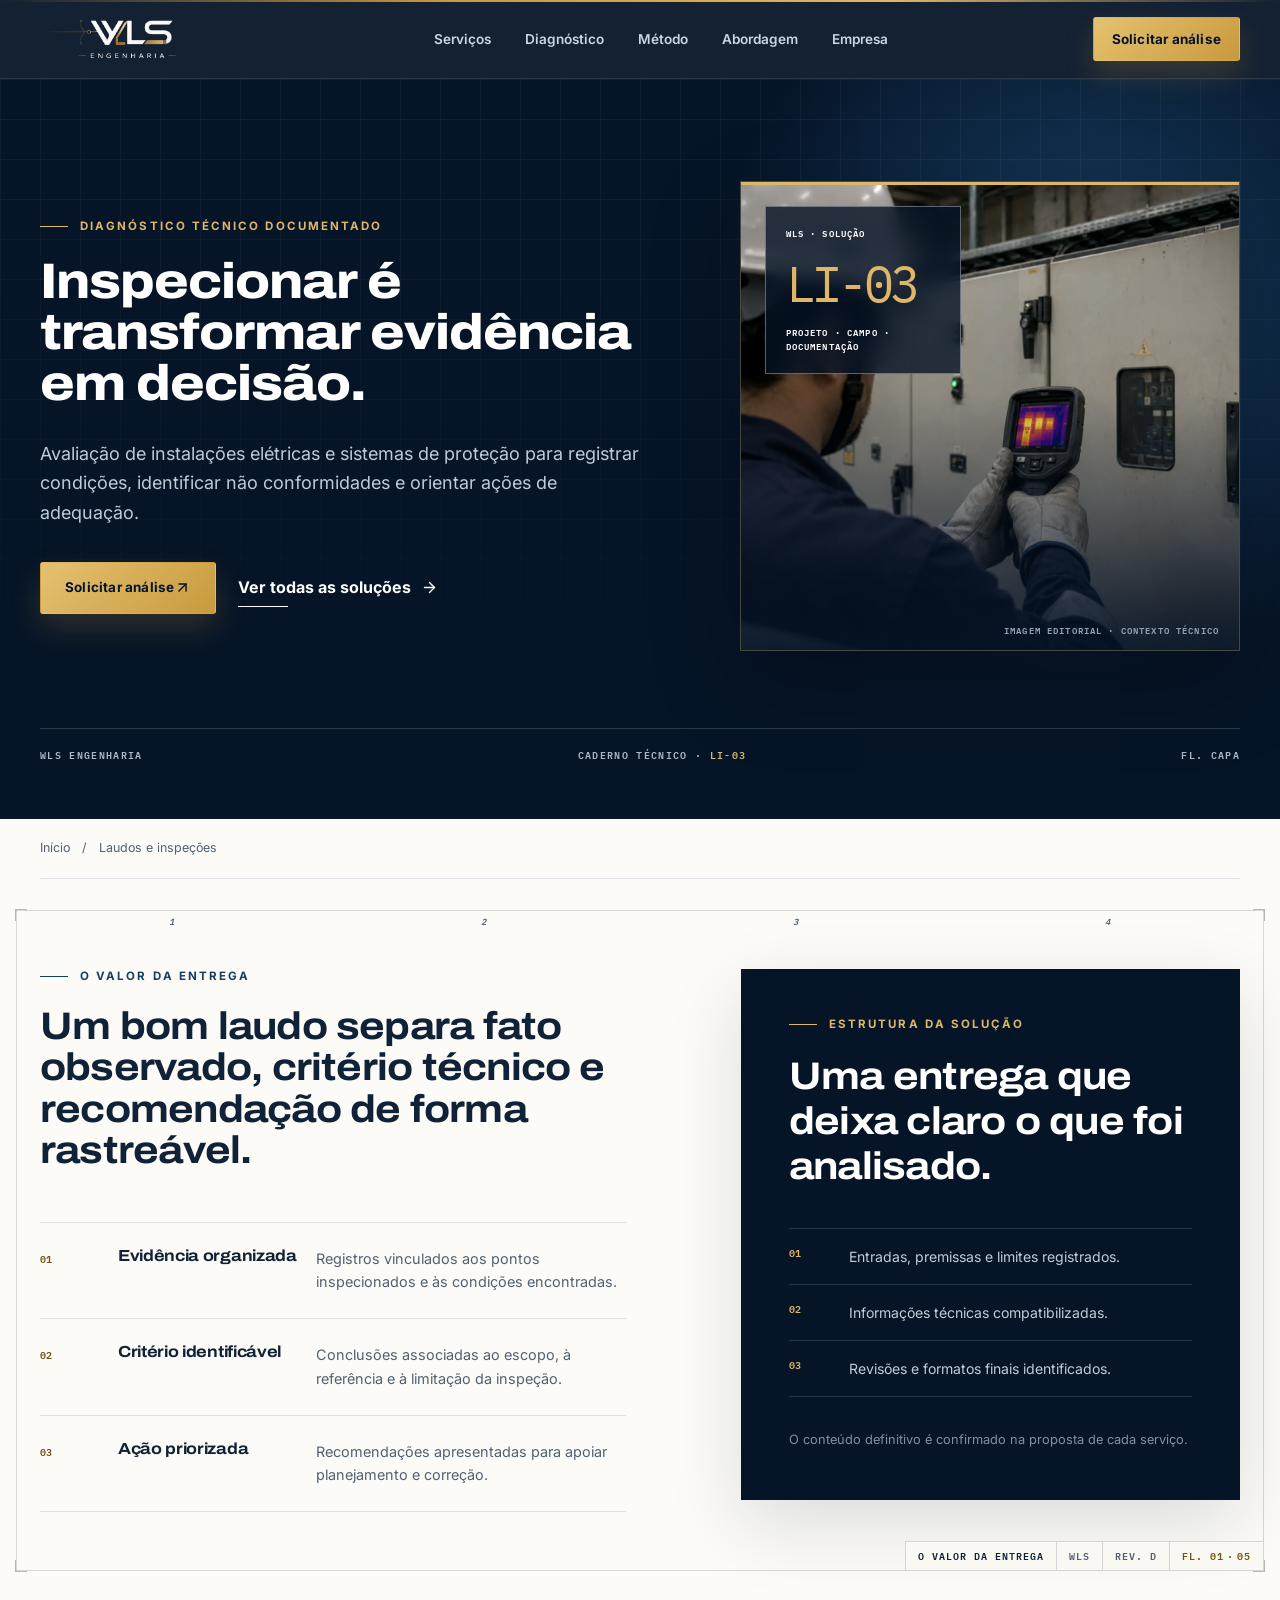
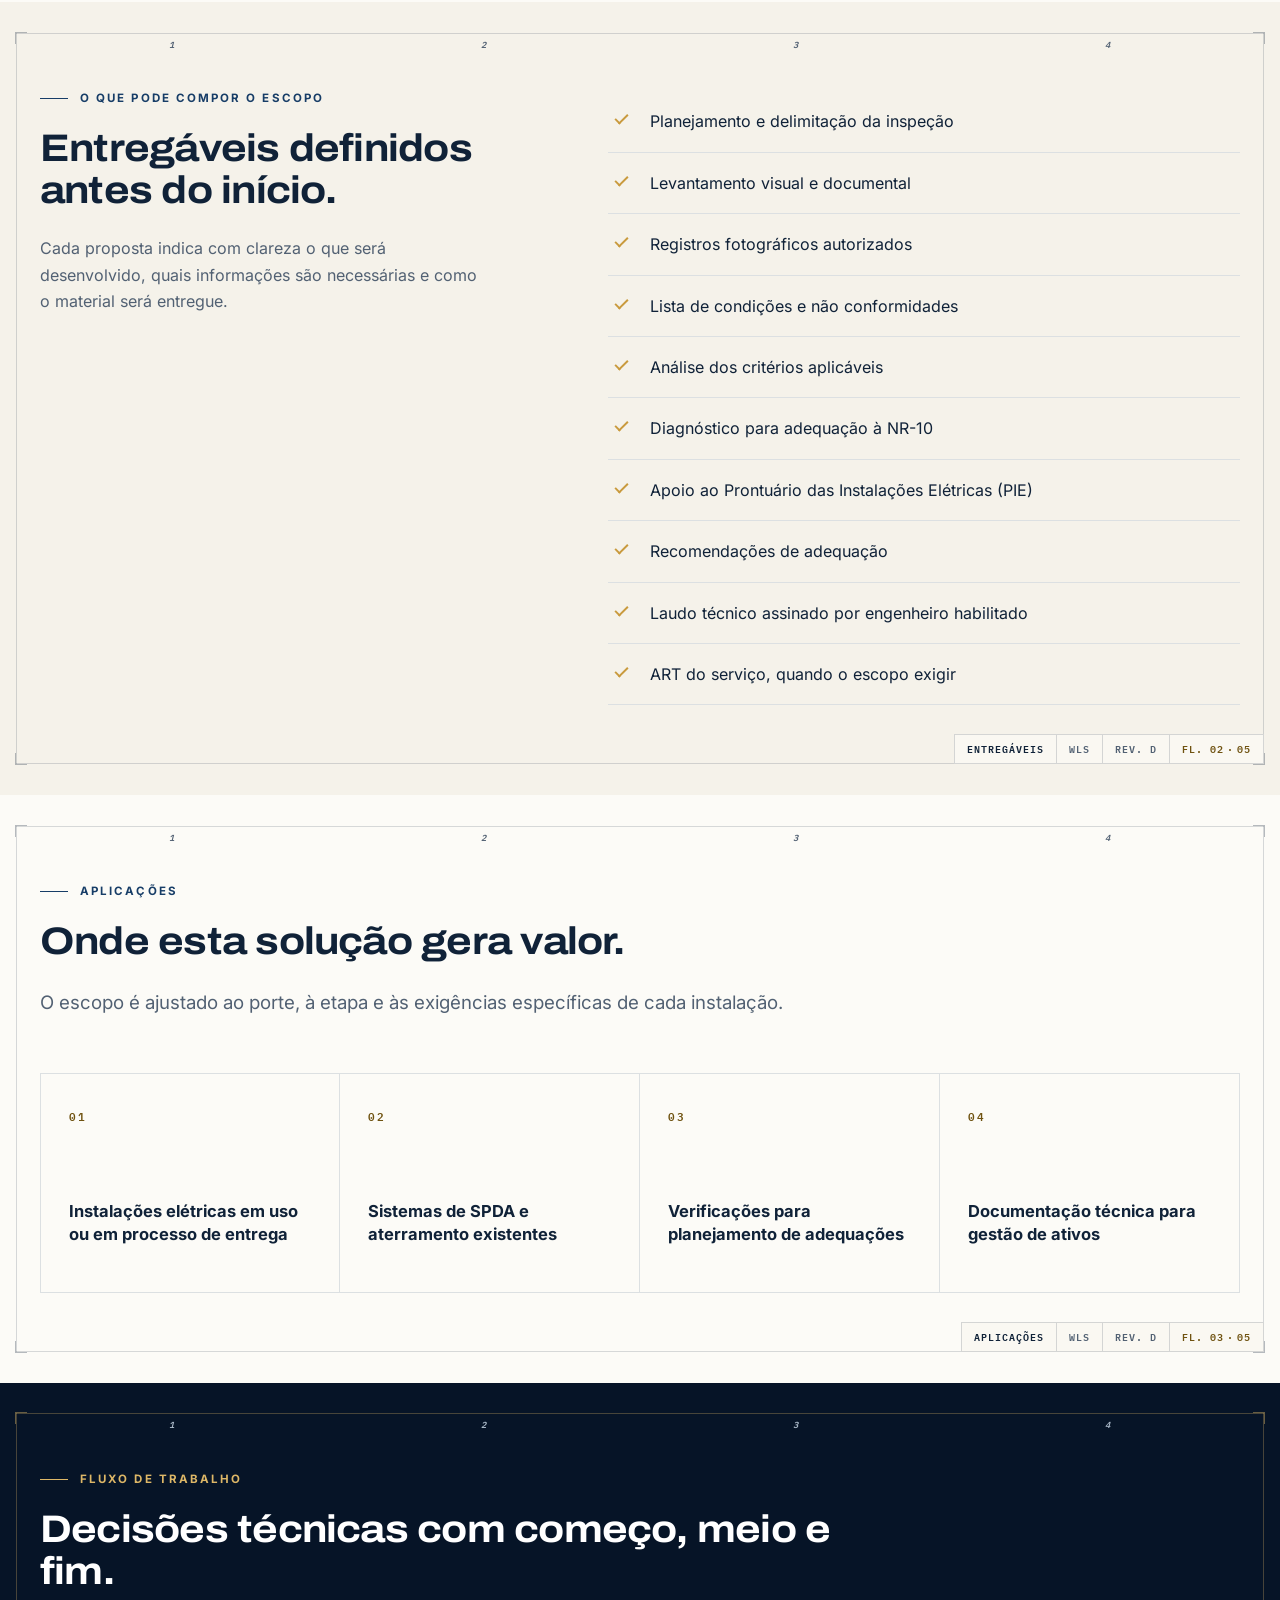
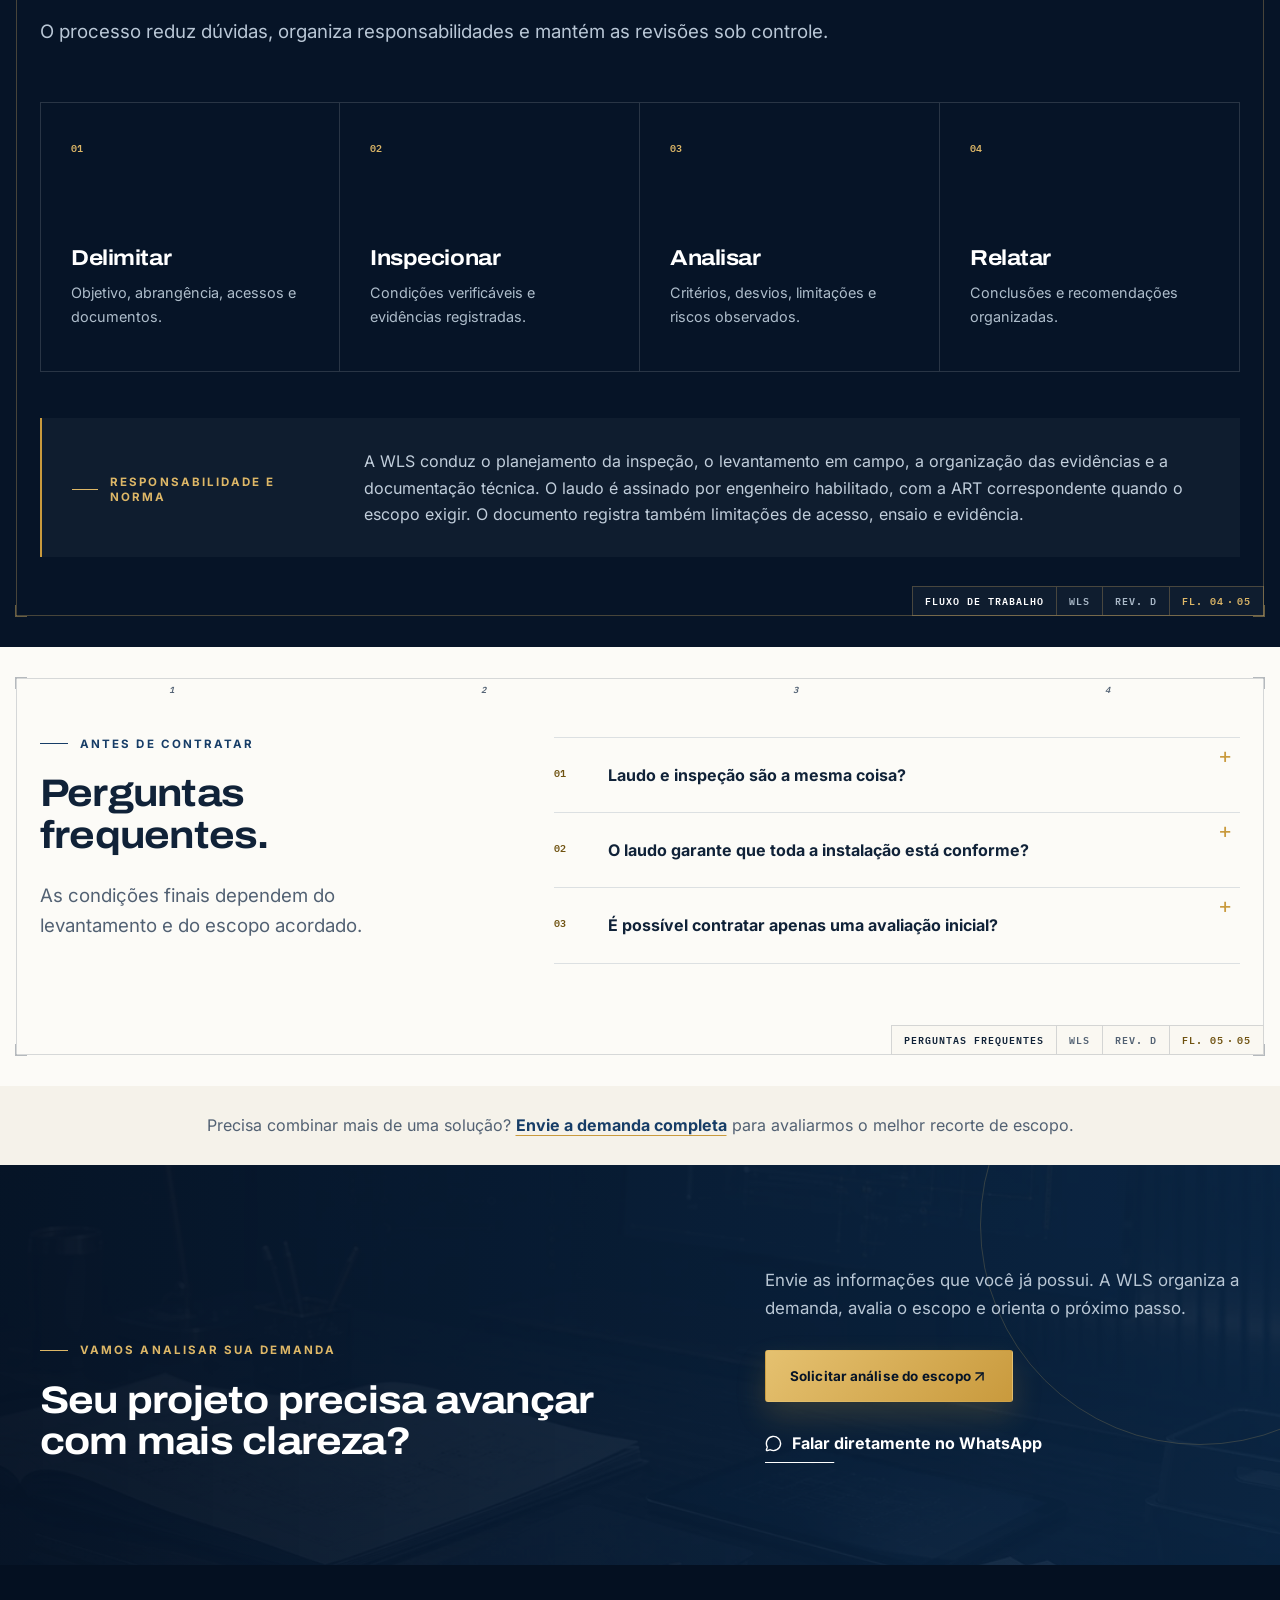
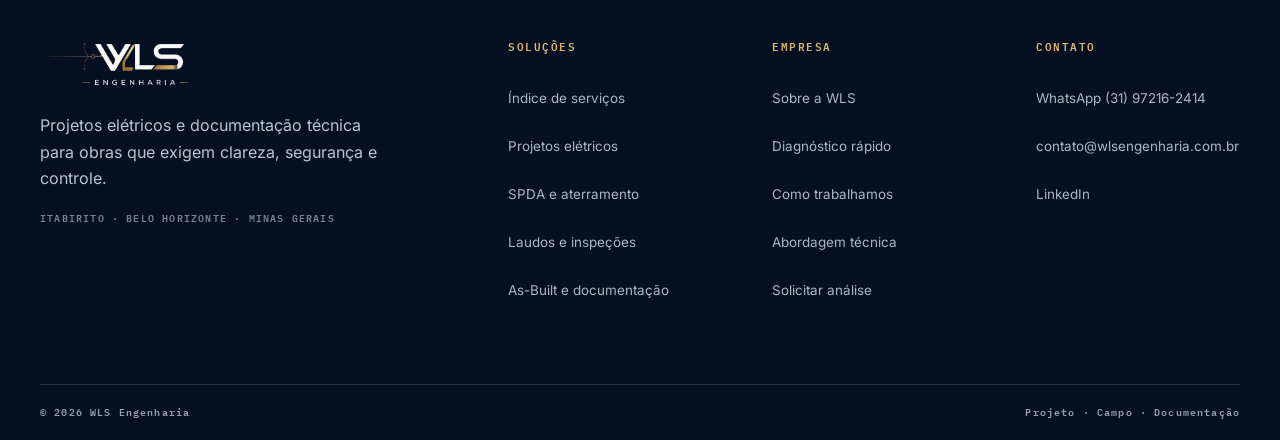
<file: laudos-inspecoes/index.html>
<!DOCTYPE html><html lang="pt-BR" class="sem-js"><head><meta charSet="utf-8"/><meta name="viewport" content="width=device-width, initial-scale=1"/><link rel="preload" as="image" imageSrcSet="/assets/logo-wls.webp 640w, /assets/logo-wls.webp 750w, /assets/logo-wls.webp 828w, /assets/logo-wls.webp 1080w, /assets/logo-wls.webp 1200w" fetchPriority="high"/><link rel="preload" as="image" href="/assets/v3/wls-thermal-inspection.webp" imageSizes="(max-width: 900px) 100vw, 44vw" fetchPriority="high"/><link rel="stylesheet" href="/assets/index-D2U5-zsG.css" data-rsc-css-href="/assets/index-D2U5-zsG.css" data-precedence="vite-rsc/importer-resources"/><link rel="modulepreload" href="/assets/layout-segment-context-Bzi3o09Q.js" crossorigin=""/><link rel="modulepreload" href="/assets/rolldown-runtime-S-ySWqyJ.js" crossorigin=""/><link rel="modulepreload" href="/assets/index-BlXXLMjL.js" crossorigin=""/><link rel="modulepreload" href="/assets/framework-CXnKph_e.js" crossorigin=""/><link rel="modulepreload" href="/assets/reveal-root-D2rXjSFB.js" crossorigin=""/><link rel="modulepreload" href="/assets/header-Va7LnSoX.js" crossorigin=""/><link rel="modulepreload" href="/assets/image-WnvTXEYb.js" crossorigin=""/><link rel="modulepreload" href="/assets/message-circle-Bdez7fyd.js" crossorigin=""/><link rel="modulepreload" href="/assets/Icon-C6gSHICf.js" crossorigin=""/><title>Laudos e Inspeções Elétricas em Itabirito e BH | WLS Engenharia</title><meta name="description" content="Inspeções e laudos técnicos de instalações elétricas e SPDA, com evidências, diagnóstico e recomendações conforme o escopo. Atendimento em Itabirito, Belo Horizonte e região."/><meta name="keywords" content="projeto elétrico Minas Gerais,projeto SPDA,laudo elétrico,laudo SPDA,as-built elétrico,documentação técnica"/><meta property="og:title" content="Laudos e Inspeções Elétricas em Itabirito e BH"/><meta property="og:description" content="Inspeções e laudos técnicos de instalações elétricas e SPDA, com evidências, diagnóstico e recomendações conforme o escopo. Atendimento em Itabirito, Belo Horizonte e região."/><meta property="og:url" content="https://www.wlsengenharia.com.br/laudos-inspecoes"/><meta property="og:site_name" content="WLS Engenharia"/><meta property="og:type" content="website"/><meta property="og:locale" content="pt_BR"/><meta property="og:image" content="https://www.wlsengenharia.com.br/assets/og/og-laudos-inspecoes.jpg"/><meta property="og:image:width" content="1200"/><meta property="og:image:height" content="630"/><meta property="og:image:alt" content="Imagem editorial representando inspeção termográfica de painel elétrico"/><meta name="twitter:card" content="summary_large_image"/><meta name="twitter:title" content="Laudos e Inspeções Elétricas em Itabirito e BH"/><meta name="twitter:description" content="Inspeções e laudos técnicos de instalações elétricas e SPDA, com evidências, diagnóstico e recomendações conforme o escopo. Atendimento em Itabirito, Belo Horizonte e região."/><meta name="twitter:image" content="https://www.wlsengenharia.com.br/assets/og/og-laudos-inspecoes.jpg"/><link rel="shortcut icon" href="https://www.wlsengenharia.com.br/favicon.ico"/><link rel="icon" href="https://www.wlsengenharia.com.br/favicon.svg" type="image/svg+xml"/><link rel="icon" href="https://www.wlsengenharia.com.br/favicon.ico" sizes="32x32"/><link rel="apple-touch-icon" href="https://www.wlsengenharia.com.br/apple-touch-icon.png"/><link rel="canonical" href="https://www.wlsengenharia.com.br/laudos-inspecoes"/><script>self.__VINEXT_RSC_PARAMS__={}</script><script>self.__VINEXT_RSC_NAV__={"pathname":"/laudos-inspecoes","searchParams":[]}</script><link rel="modulepreload" href="/assets/index-BlXXLMjL.js" />
</head><body><div class="scroll-progress" aria-hidden="true"></div><a class="skip-link" href="#conteudo">Pular para o conteúdo</a><header class="site-header"><div class="container header-inner"><a href="/" class="brand" aria-label="WLS Engenharia — início"><img src="/assets/logo-wls.webp" alt="WLS Engenharia" width="846" height="260" loading="eager" fetchPriority="high" decoding="async" srcSet="/assets/logo-wls.webp 640w, /assets/logo-wls.webp 750w, /assets/logo-wls.webp 828w, /assets/logo-wls.webp 1080w, /assets/logo-wls.webp 1200w" data-nimg="1"/></a><nav class="desktop-nav" aria-label="Navegação principal"><a href="/servicos">Serviços</a><a href="/#diagnostico">Diagnóstico</a><a href="/#metodo">Método</a><a href="/#experiencia">Abordagem</a><a href="/empresa">Empresa</a></nav><a href="/contato" class="button button-gold header-cta">Solicitar análise</a><a class="header-whats" href="https://wa.me/5531972162414?text=Ol%C3%A1%21%20Vim%20pelo%20site%20da%20WLS%20e%20quero%20falar%20sobre%20uma%20demanda%20de%20engenharia%20el%C3%A9trica." target="_blank" rel="noreferrer" aria-label="Falar no WhatsApp"><svg xmlns="http://www.w3.org/2000/svg" width="20" height="20" viewBox="0 0 24 24" fill="none" stroke="currentColor" stroke-width="2" stroke-linecap="round" stroke-linejoin="round" class="lucide lucide-message-circle" aria-hidden="true"><path d="M2.992 16.342a2 2 0 0 1 .094 1.167l-1.065 3.29a1 1 0 0 0 1.236 1.168l3.413-.998a2 2 0 0 1 1.099.092 10 10 0 1 0-4.777-4.719"></path></svg><span class="header-whats-text">WhatsApp</span></a><button type="button" class="mobile-menu-button" aria-label="Abrir menu" aria-expanded="false" aria-controls="mobile-navigation"><svg xmlns="http://www.w3.org/2000/svg" width="22" height="22" viewBox="0 0 24 24" fill="none" stroke="currentColor" stroke-width="2" stroke-linecap="round" stroke-linejoin="round" class="lucide lucide-menu" aria-hidden="true"><path d="M4 5h16"></path><path d="M4 12h16"></path><path d="M4 19h16"></path></svg></button><nav id="mobile-navigation" class="mobile-nav" aria-label="Navegação móvel" aria-hidden="true"><a href="/servicos">Serviços</a><a href="/#diagnostico">Diagnóstico</a><a href="/#metodo">Método</a><a href="/#experiencia">Abordagem</a><a href="/empresa">Empresa</a><a href="/contato">Solicitar análise</a></nav></div></header><main id="conteudo" tabindex="-1"><section class="page-hero"><div class="blueprint-grid" aria-hidden="true"></div><div class="container page-hero-grid"><div><p class="eyebrow eyebrow-gold">Diagnóstico técnico documentado</p><h1>Inspecionar é transformar evidência em decisão.</h1><p class="page-hero-lead">Avaliação de instalações elétricas e sistemas de proteção para registrar condições, identificar não conformidades e orientar ações de adequação.</p><div class="button-row"><a href="/contato" class="button button-gold">Solicitar análise<svg xmlns="http://www.w3.org/2000/svg" width="17" height="17" viewBox="0 0 24 24" fill="none" stroke="currentColor" stroke-width="2" stroke-linecap="round" stroke-linejoin="round" class="lucide lucide-arrow-up-right" aria-hidden="true"><path d="M7 7h10v10"></path><path d="M7 17 17 7"></path></svg></a><a href="/#entregaveis" class="text-link text-link-light">Ver todas as soluções <svg xmlns="http://www.w3.org/2000/svg" width="17" height="17" viewBox="0 0 24 24" fill="none" stroke="currentColor" stroke-width="2" stroke-linecap="round" stroke-linejoin="round" class="lucide lucide-arrow-right" aria-hidden="true"><path d="M5 12h14"></path><path d="m12 5 7 7-7 7"></path></svg></a></div></div><figure class="page-hero-media"><img src="/assets/v3/wls-thermal-inspection.webp" alt="Imagem editorial de inspeção termográfica em painel elétrico" loading="eager" fetchPriority="high" decoding="async" sizes="(max-width: 900px) 100vw, 44vw" data-nimg="fill" style="position:absolute;inset:0;width:100%;height:100%;object-fit:cover"/><figcaption>Imagem editorial · contexto técnico</figcaption><div class="technical-stamp" aria-label="Referência do serviço LI-03"><span>WLS · SOLUÇÃO</span><strong>LI-03</strong><span>PROJETO · CAMPO · DOCUMENTAÇÃO</span></div></figure></div><div class="container page-hero-rail"><span>WLS Engenharia</span><span>Caderno técnico · <strong>LI-03</strong></span><span>FL. Capa</span></div></section><nav class="breadcrumbs container" aria-label="Trilha de navegação"><a href="/">Início</a><span aria-hidden="true">/</span><span aria-current="page">Laudos e inspeções</span></nav><section class="prancha section" data-reveal="true"><div class="prancha-moldura" aria-hidden="true"><span class="prancha-lateral prancha-lateral-e"></span><span class="prancha-lateral prancha-lateral-d"></span><span class="prancha-coords prancha-coords-t"><i>1</i><i>2</i><i>3</i><i>4</i></span><span class="prancha-coords prancha-coords-e"><i>A</i><i>B</i><i>C</i></span><span class="prancha-tick prancha-tick-se"></span><span class="prancha-tick prancha-tick-sd"></span><span class="prancha-tick prancha-tick-ie"></span><span class="prancha-tick prancha-tick-id"></span></div><div class="prancha-conteudo"><div class="container service-overview"><div><p class="eyebrow">O valor da entrega</p><h2>Um bom laudo separa fato observado, critério técnico e recomendação de forma rastreável.</h2><div class="outcome-grid"><article class="outcome-item"><span>01</span><h3>Evidência organizada</h3><p>Registros vinculados aos pontos inspecionados e às condições encontradas.</p></article><article class="outcome-item"><span>02</span><h3>Critério identificável</h3><p>Conclusões associadas ao escopo, à referência e à limitação da inspeção.</p></article><article class="outcome-item"><span>03</span><h3>Ação priorizada</h3><p>Recomendações apresentadas para apoiar planejamento e correção.</p></article></div></div><aside class="service-scope-panel" aria-label="Estrutura típica da entrega"><p class="eyebrow eyebrow-gold">Estrutura da solução</p><h3>Uma entrega que deixa claro o que foi analisado.</h3><ol><li><span>01</span><p>Entradas, premissas e limites registrados.</p></li><li><span>02</span><p>Informações técnicas compatibilizadas.</p></li><li><span>03</span><p>Revisões e formatos finais identificados.</p></li></ol><small>O conteúdo definitivo é confirmado na proposta de cada serviço.</small></aside></div></div><p class="prancha-carimbo"><span class="prancha-carimbo-titulo">O valor da entrega</span><span class="prancha-carimbo-marca">WLS</span><span class="prancha-carimbo-rev">REV. D</span><span class="prancha-carimbo-folha">FL. <!-- -->01<span aria-hidden="true">·</span>05</span></p></section><section class="prancha section section-soft" data-reveal="true"><div class="prancha-moldura" aria-hidden="true"><span class="prancha-lateral prancha-lateral-e"></span><span class="prancha-lateral prancha-lateral-d"></span><span class="prancha-coords prancha-coords-t"><i>1</i><i>2</i><i>3</i><i>4</i></span><span class="prancha-coords prancha-coords-e"><i>A</i><i>B</i><i>C</i></span><span class="prancha-tick prancha-tick-se"></span><span class="prancha-tick prancha-tick-sd"></span><span class="prancha-tick prancha-tick-ie"></span><span class="prancha-tick prancha-tick-id"></span></div><div class="prancha-conteudo"><div class="container two-column-list"><div><p class="eyebrow">O que pode compor o escopo</p><h2>Entregáveis definidos antes do início.</h2><p>Cada proposta indica com clareza o que será desenvolvido, quais informações são necessárias e como o material será entregue.</p></div><ul class="check-list"><li>Planejamento e delimitação da inspeção</li><li>Levantamento visual e documental</li><li>Registros fotográficos autorizados</li><li>Lista de condições e não conformidades</li><li>Análise dos critérios aplicáveis</li><li>Diagnóstico para adequação à NR-10</li><li>Apoio ao Prontuário das Instalações Elétricas (PIE)</li><li>Recomendações de adequação</li><li>Laudo técnico assinado por engenheiro habilitado</li><li>ART do serviço, quando o escopo exigir</li></ul></div></div><p class="prancha-carimbo"><span class="prancha-carimbo-titulo">Entregáveis</span><span class="prancha-carimbo-marca">WLS</span><span class="prancha-carimbo-rev">REV. D</span><span class="prancha-carimbo-folha">FL. <!-- -->02<span aria-hidden="true">·</span>05</span></p></section><section class="prancha section" data-reveal="true"><div class="prancha-moldura" aria-hidden="true"><span class="prancha-lateral prancha-lateral-e"></span><span class="prancha-lateral prancha-lateral-d"></span><span class="prancha-coords prancha-coords-t"><i>1</i><i>2</i><i>3</i><i>4</i></span><span class="prancha-coords prancha-coords-e"><i>A</i><i>B</i><i>C</i></span><span class="prancha-tick prancha-tick-se"></span><span class="prancha-tick prancha-tick-sd"></span><span class="prancha-tick prancha-tick-ie"></span><span class="prancha-tick prancha-tick-id"></span></div><div class="prancha-conteudo"><div class="container"><div class="section-intro"><p class="eyebrow">Aplicações</p><h2>Onde esta solução gera valor.</h2><p class="section-lead">O escopo é ajustado ao porte, à etapa e às exigências específicas de cada instalação.</p></div><div class="application-grid"><div class="application-card"><span>01</span><p>Instalações elétricas em uso ou em processo de entrega</p></div><div class="application-card"><span>02</span><p>Sistemas de SPDA e aterramento existentes</p></div><div class="application-card"><span>03</span><p>Verificações para planejamento de adequações</p></div><div class="application-card"><span>04</span><p>Documentação técnica para gestão de ativos</p></div></div></div></div><p class="prancha-carimbo"><span class="prancha-carimbo-titulo">Aplicações</span><span class="prancha-carimbo-marca">WLS</span><span class="prancha-carimbo-rev">REV. D</span><span class="prancha-carimbo-folha">FL. <!-- -->03<span aria-hidden="true">·</span>05</span></p></section><section class="prancha prancha-escura section section-navy" data-reveal="true"><div class="prancha-moldura" aria-hidden="true"><span class="prancha-lateral prancha-lateral-e"></span><span class="prancha-lateral prancha-lateral-d"></span><span class="prancha-coords prancha-coords-t"><i>1</i><i>2</i><i>3</i><i>4</i></span><span class="prancha-coords prancha-coords-e"><i>A</i><i>B</i><i>C</i></span><span class="prancha-tick prancha-tick-se"></span><span class="prancha-tick prancha-tick-sd"></span><span class="prancha-tick prancha-tick-ie"></span><span class="prancha-tick prancha-tick-id"></span></div><div class="prancha-conteudo"><div class="container"><div class="section-intro section-intro-light"><p class="eyebrow">Fluxo de trabalho</p><h2>Decisões técnicas com começo, meio e fim.</h2><p class="section-lead">O processo reduz dúvidas, organiza responsabilidades e mantém as revisões sob controle.</p></div><div class="process-grid"><article class="process-card"><span>01</span><h3>Delimitar</h3><p>Objetivo, abrangência, acessos e documentos.</p></article><article class="process-card"><span>02</span><h3>Inspecionar</h3><p>Condições verificáveis e evidências registradas.</p></article><article class="process-card"><span>03</span><h3>Analisar</h3><p>Critérios, desvios, limitações e riscos observados.</p></article><article class="process-card"><span>04</span><h3>Relatar</h3><p>Conclusões e recomendações organizadas.</p></article></div><div class="technical-note"><p class="eyebrow eyebrow-gold">Responsabilidade e norma</p><p>A WLS conduz o planejamento da inspeção, o levantamento em campo, a organização das evidências e a documentação técnica. O laudo é assinado por engenheiro habilitado, com a ART correspondente quando o escopo exigir. O documento registra também limitações de acesso, ensaio e evidência.</p></div></div></div><p class="prancha-carimbo"><span class="prancha-carimbo-titulo">Fluxo de trabalho</span><span class="prancha-carimbo-marca">WLS</span><span class="prancha-carimbo-rev">REV. D</span><span class="prancha-carimbo-folha">FL. <!-- -->04<span aria-hidden="true">·</span>05</span></p></section><section class="prancha section" data-reveal="true"><div class="prancha-moldura" aria-hidden="true"><span class="prancha-lateral prancha-lateral-e"></span><span class="prancha-lateral prancha-lateral-d"></span><span class="prancha-coords prancha-coords-t"><i>1</i><i>2</i><i>3</i><i>4</i></span><span class="prancha-coords prancha-coords-e"><i>A</i><i>B</i><i>C</i></span><span class="prancha-tick prancha-tick-se"></span><span class="prancha-tick prancha-tick-sd"></span><span class="prancha-tick prancha-tick-ie"></span><span class="prancha-tick prancha-tick-id"></span></div><div class="prancha-conteudo"><div class="container faq-layout"><div class="section-intro"><p class="eyebrow">Antes de contratar</p><h2>Perguntas frequentes.</h2><p class="section-lead">As condições finais dependem do levantamento e do escopo acordado.</p></div><div class="faq-list"><details class="faq-item"><summary><span>01</span>Laudo e inspeção são a mesma coisa?</summary><p>A inspeção é a atividade de verificação. O laudo é o documento técnico que consolida objeto, método, evidências, análise e conclusão dentro do escopo definido.</p></details><details class="faq-item"><summary><span>02</span>O laudo garante que toda a instalação está conforme?</summary><p>A conclusão é limitada aos pontos, documentos, ensaios e condições efetivamente verificados. Essas limitações devem aparecer de forma transparente no documento.</p></details><details class="faq-item"><summary><span>03</span>É possível contratar apenas uma avaliação inicial?</summary><p>Sim. Dependendo da demanda, uma visita diagnóstica pode preceder a definição do escopo completo de inspeção, projeto ou adequação.</p></details></div></div></div><p class="prancha-carimbo"><span class="prancha-carimbo-titulo">Perguntas frequentes</span><span class="prancha-carimbo-marca">WLS</span><span class="prancha-carimbo-rev">REV. D</span><span class="prancha-carimbo-folha">FL. <!-- -->05<span aria-hidden="true">·</span>05</span></p></section><section class="service-crosslink"><div class="container"><p>Precisa combinar mais de uma solução?<!-- --> <a href="/contato">Envie a demanda completa</a> para avaliarmos o melhor recorte de escopo.</p></div></section><section class="cta-band"><div class="container cta-grid"><div><p class="eyebrow eyebrow-gold">Vamos analisar sua demanda</p><h2>Seu projeto precisa avançar com mais clareza?</h2></div><div><p>Envie as informações que você já possui. A WLS organiza a demanda, avalia o escopo e orienta o próximo passo.</p><div class="button-row"><a class="button button-gold" href="/contato">Solicitar análise do escopo<svg xmlns="http://www.w3.org/2000/svg" width="17" height="17" viewBox="0 0 24 24" fill="none" stroke="currentColor" stroke-width="2" stroke-linecap="round" stroke-linejoin="round" class="lucide lucide-arrow-up-right" aria-hidden="true"><path d="M7 7h10v10"></path><path d="M7 17 17 7"></path></svg></a><a class="text-link text-link-light" href="https://wa.me/5531972162414?text=Ol%C3%A1%21%20Quero%20falar%20sobre%20uma%20demanda%20de%20engenharia%20el%C3%A9trica." target="_blank" rel="noreferrer"><svg xmlns="http://www.w3.org/2000/svg" width="17" height="17" viewBox="0 0 24 24" fill="none" stroke="currentColor" stroke-width="2" stroke-linecap="round" stroke-linejoin="round" class="lucide lucide-message-circle" aria-hidden="true"><path d="M2.992 16.342a2 2 0 0 1 .094 1.167l-1.065 3.29a1 1 0 0 0 1.236 1.168l3.413-.998a2 2 0 0 1 1.099.092 10 10 0 1 0-4.777-4.719"></path></svg>Falar diretamente no WhatsApp</a></div></div></div></section></main><footer class="site-footer"><div class="container footer-grid"><div class="footer-brand"><img src="/assets/logo-wls.webp" alt="WLS Engenharia" width="846" height="260" loading="lazy" decoding="async" srcSet="/assets/logo-wls.webp 640w, /assets/logo-wls.webp 750w, /assets/logo-wls.webp 828w, /assets/logo-wls.webp 1080w, /assets/logo-wls.webp 1200w" data-nimg="1"/><p>Projetos elétricos e documentação técnica para obras que exigem clareza, segurança e controle.</p><span>Itabirito · Belo Horizonte · Minas Gerais</span></div><div><p class="footer-title">Soluções</p><ul><li><a href="/servicos">Índice de serviços</a></li><li><a href="/projetos-eletricos">Projetos elétricos</a></li><li><a href="/spda-aterramento">SPDA e aterramento</a></li><li><a href="/laudos-inspecoes">Laudos e inspeções</a></li><li><a href="/as-built-documentacao">As-Built e documentação</a></li></ul></div><div><p class="footer-title">Empresa</p><ul><li><a href="/empresa">Sobre a WLS</a></li><li><a href="/#diagnostico">Diagnóstico rápido</a></li><li><a href="/#metodo">Como trabalhamos</a></li><li><a href="/#experiencia">Abordagem técnica</a></li><li><a href="/contato">Solicitar análise</a></li></ul></div><div><p class="footer-title">Contato</p><ul><li><a href="https://wa.me/5531972162414">WhatsApp (31) 97216-2414</a></li><li><a href="mailto:contato@wlsengenharia.com.br">contato@wlsengenharia.com.br</a></li><li><a href="https://www.linkedin.com/in/wesley-souza-projetista/" target="_blank" rel="noreferrer">LinkedIn</a></li></ul></div></div><div class="container footer-bottom"><span>© 2026 WLS Engenharia</span><span>Projeto · Campo · Documentação</span></div></footer><script type="application/ld+json">{"@context":"https://schema.org","@type":"ProfessionalService","@id":"https://www.wlsengenharia.com.br/#organizacao","name":"WLS Engenharia","url":"https://www.wlsengenharia.com.br","description":"Projetos elétricos, SPDA, laudos e As-Built com experiência de campo e documentação organizada. Atendimento em Itabirito, Belo Horizonte e região.","telephone":"+5531972162414","email":"contato@wlsengenharia.com.br","image":"https://www.wlsengenharia.com.br/assets/og/og-wls.jpg","logo":"https://www.wlsengenharia.com.br/assets/logo-wls.webp","address":{"@type":"PostalAddress","addressLocality":"Itabirito","addressRegion":"MG","addressCountry":"BR"},"areaServed":[{"@type":"City","name":"Itabirito"},{"@type":"City","name":"Belo Horizonte"},{"@type":"AdministrativeArea","name":"Minas Gerais"}],"knowsAbout":["Projeto elétrico de baixa tensão","SPDA e aterramento","Laudos e inspeções elétricas","As-Built e documentação técnica"],"founder":{"@type":"Person","name":"Wesley Lopes Vieira Souza","jobTitle":"Projetista Elétrico"},"sameAs":["https://www.linkedin.com/in/wesley-souza-projetista/"]}</script><script id="_R_">import("/assets/index-BlXXLMjL.js")</script></body></html><script>self.__VINEXT_RSC_CHUNKS__=self.__VINEXT_RSC_CHUNKS__||[];self.__VINEXT_RSC_CHUNKS__.push("2:I[\"7bf27b718a6e\",[],\"default\",1]\n3:I[\"b75c13210077\",[],\"default\",1]\n4:I[\"8c0f216c4604\",[],\"Children\",1]\n5:I[\"9fb86276be8f\",[],\"default\",1]\n:HL[\"/assets/index-D2U5-zsG.css\",\"style\"]\n")</script><script>self.__VINEXT_RSC_CHUNKS__=self.__VINEXT_RSC_CHUNKS__||[];self.__VINEXT_RSC_CHUNKS__.push("6:T453,{\"@context\":\"https://schema.org\",\"@type\":\"ProfessionalService\",\"@id\":\"https://www.wlsengenharia.com.br/#organizacao\",\"name\":\"WLS Engenharia\",\"url\":\"https://www.wlsengenharia.com.br\",\"description\":\"Projetos elétricos, SPDA, laudos e As-Built com experiência de campo e documentação organizada. Atendimento em Itabirito, Belo Horizonte e região.\",\"telephone\":\"+5531972162414\",\"email\":\"contato@wlsengenharia.com.br\",\"image\":\"https://www.wlsengenharia.com.br/assets/og/og-wls.jpg\",\"logo\":\"https://www.wlsengenharia.com.br/assets/logo-wls.webp\",\"address\":{\"@type\":\"PostalAddress\",\"addressLocality\":\"Itabirito\",\"addressRegion\":\"MG\",\"addressCountry\":\"BR\"},\"areaServed\":[{\"@type\":\"City\",\"name\":\"Itabirito\"},{\"@type\":\"City\",\"name\":\"Belo Horizonte\"},{\"@type\":\"AdministrativeArea\",\"name\":\"Minas Gerais\"}],\"knowsAbout\":[\"Projeto elétrico de baixa tensão\",\"SPDA e aterramento\",\"Laudos e inspeções elétricas\",\"As-Built e documentação técnica\"],\"founder\":{\"@type\":\"Person\",\"name\":\"Wesley Lopes Vieira Souza\",\"jobTitle\":\"Projetista Elétrico\"},\"sameAs\":[\"https://www.linkedin.com/in/wesley-souza-projetista/\"]}0:{\"__route\":\"route:/laudos-inspecoes\",\"__interceptionContext\":null,\"__layoutIds\":[\"layout:/\"],\"__rootLayout\":\"/\",\"page:/laudos-inspecoes\":\"$L1\",\"layout:/\":[[[[\"$\",\"link\",\"css:/assets/index-D2U5-zsG.css\",{\"rel\":\"stylesheet\",\"precedence\":\"vite-rsc/importer-resources\",\"href\":\"/assets/index-D2U5-zsG.css\",\"data-rsc-css-href\":\"/assets/index-D2U5-zsG.css\"}],\"$undefined\"],[\"$\",\"html\",null,{\"lang\":\"pt-BR\",\"className\":\"sem-js\",\"children\":[\"$\",\"body\",null,{\"children\":[[\"$\",\"$L2\",null,{}],[\"$\",\"div\",null,{\"className\":\"scroll-progress\",\"aria-hidden\":\"true\"}],[\"$\",\"a\",null,{\"className\":\"skip-link\",\"href\":\"#conteudo\",\"children\":\"Pular para o conteúdo\"}],[\"$\",\"$L3\",null,{}],[\"$\",\"$L4\",null,{}],[\"$\",\"footer\",null,{\"className\":\"site-footer\",\"children\":[[\"$\",\"div\",null,{\"className\":\"container footer-grid\",\"children\":[[\"$\",\"div\",null,{\"className\":\"footer-brand\",\"children\":[[\"$\",\"$L5\",null,{\"src\":\"/assets/logo-wls.webp\",\"alt\":\"WLS Engenharia\",\"width\":846,\"height\":260,\"unoptimized\":true}],[\"$\",\"p\",null,{\"children\":\"Projetos elétricos e documentação técnica para obras que exigem clareza, segurança e controle.\"}],[\"$\",\"span\",null,{\"children\":\"Itabirito · Belo Horizonte · Minas Gerais\"}]]}],[\"$\",\"div\",null,{\"children\":[[\"$\",\"p\",null,{\"className\":\"footer-title\",\"children\":\"Soluções\"}],[\"$\",\"ul\",null,{\"children\":[[\"$\",\"li\",null,{\"children\":[\"$\",\"a\",null,{\"href\":\"/servicos\",\"children\":\"Índice de serviços\"}]}],[\"$\",\"li\",null,{\"children\":[\"$\",\"a\",null,{\"href\":\"/projetos-eletricos\",\"children\":\"Projetos elétricos\"}]}],[\"$\",\"li\",null,{\"children\":[\"$\",\"a\",null,{\"href\":\"/spda-aterramento\",\"children\":\"SPDA e aterramento\"}]}],[\"$\",\"li\",null,{\"children\":[\"$\",\"a\",null,{\"href\":\"/laudos-inspecoes\",\"children\":\"Laudos e inspeções\"}]}],[\"$\",\"li\",null,{\"children\":[\"$\",\"a\",null,{\"href\":\"/as-built-documentacao\",\"children\":\"As-Built e documentação\"}]}]]}]]}],[\"$\",\"div\",null,{\"children\":[[\"$\",\"p\",null,{\"className\":\"footer-title\",\"children\":\"Empresa\"}],[\"$\",\"ul\",null,{\"children\":[[\"$\",\"li\",null,{\"children\":[\"$\",\"a\",null,{\"href\":\"/empresa\",\"children\":\"Sobre a WLS\"}]}],[\"$\",\"li\",null,{\"children\":[\"$\",\"a\",null,{\"href\":\"/#diagnostico\",\"children\":\"Diagnóstico rápido\"}]}],[\"$\",\"li\",null,{\"children\":[\"$\",\"a\",null,{\"href\":\"/#metodo\",\"children\":\"Como trabalhamos\"}]}],[\"$\",\"li\",null,{\"children\":[\"$\",\"a\",null,{\"href\":\"/#experiencia\",\"children\":\"Abordagem técnica\"}]}],[\"$\",\"li\",null,{\"children\":[\"$\",\"a\",null,{\"href\":\"/contato\",\"children\":\"Solicitar análise\"}]}]]}]]}],[\"$\",\"div\",null,{\"children\":[[\"$\",\"p\",null,{\"className\":\"footer-title\",\"children\":\"Contato\"}],[\"$\",\"ul\",null,{\"children\":[[\"$\",\"li\",null,{\"children\":[\"$\",\"a\",null,{\"href\":\"https://wa.me/5531972162414\",\"children\":\"WhatsApp (31) 97216-2414\"}]}],[\"$\",\"li\",null,{\"children\":[\"$\",\"a\",null,{\"href\":\"mailto:contato@wlsengenharia.com.br\",\"children\":\"contato@wlsengenharia.com.br\"}]}],[\"$\",\"li\",null,{\"children\":[\"$\",\"a\",null,{\"href\":\"https://www.linkedin.com/in/wesley-souza-projetista/\",\"target\":\"_blank\",\"rel\":\"noreferrer\",\"children\":\"LinkedIn\"}]}]]}]]}]]}],[\"$\",\"div\",null,{\"className\":\"container footer-bottom\",\"children\":[[\"$\",\"span\",null,{\"children\":\"© 2026 WLS Engenharia\"}],[\"$\",\"span\",null,{\"children\":\"Projeto · Campo · Documentação\"}]]}]]}],[\"$\",\"script\",null,{\"type\":\"application/ld+json\",\"dangerouslySetInnerHTML\":{\"__html\":\"$6\"}}]]}]}]],\"$L7\"],\"route:/laudos-inspecoes\":\"$L8\",\"__layoutFlags\":{\"layout:/\":\"s\"},\"__artifactCompatibility\":{\"schemaVersion\":1,\"graphVersion\":\"app-route-graph:qz3p781r2dnz4\",\"deploymentVersion\":\"72b1fa7f-f4ed-49b3-a981-141f0950ca64\",\"appElementsSchemaVersion\":1,\"rscPayloadSchemaVersion\":1,\"rootBoundaryId\":\"/\",\"renderEpoch\":null}}\n")</script><script>self.__VINEXT_RSC_CHUNKS__=self.__VINEXT_RSC_CHUNKS__||[];self.__VINEXT_RSC_CHUNKS__.push("9:I[\"15c18cfaeeff\",[],\"LayoutSegmentProvider\",1]\na:I[\"8c0f216c4604\",[],\"Slot\",1]\nb:I[\"593f344dc510\",[],\"NotFoundBoundary\",1]\nc:I[\"339f946bc456\",[],\"default\",1]\n7:null\n")</script><script>self.__VINEXT_RSC_CHUNKS__=self.__VINEXT_RSC_CHUNKS__||[];self.__VINEXT_RSC_CHUNKS__.push("8:[[[\"$\",\"meta\",null,{\"charSet\":\"utf-8\"}],[[\"$\",\"title\",\"0\",{\"children\":\"Laudos e Inspeções Elétricas em Itabirito e BH | WLS Engenharia\"}],[\"$\",\"meta\",\"1\",{\"name\":\"description\",\"content\":\"Inspeções e laudos técnicos de instalações elétricas e SPDA, com evidências, diagnóstico e recomendações conforme o escopo. Atendimento em Itabirito, Belo Horizonte e região.\"}],[\"$\",\"meta\",\"2\",{\"name\":\"keywords\",\"content\":\"projeto elétrico Minas Gerais,projeto SPDA,laudo elétrico,laudo SPDA,as-built elétrico,documentação técnica\"}],[\"$\",\"meta\",\"3\",{\"property\":\"og:title\",\"content\":\"Laudos e Inspeções Elétricas em Itabirito e BH\"}],[\"$\",\"meta\",\"4\",{\"property\":\"og:description\",\"content\":\"Inspeções e laudos técnicos de instalações elétricas e SPDA, com evidências, diagnóstico e recomendações conforme o escopo. Atendimento em Itabirito, Belo Horizonte e região.\"}],[\"$\",\"meta\",\"5\",{\"property\":\"og:url\",\"content\":\"https://www.wlsengenharia.com.br/laudos-inspecoes\"}],[\"$\",\"meta\",\"6\",{\"property\":\"og:site_name\",\"content\":\"WLS Engenharia\"}],[\"$\",\"meta\",\"7\",{\"property\":\"og:type\",\"content\":\"website\"}],[\"$\",\"meta\",\"8\",{\"property\":\"og:locale\",\"content\":\"pt_BR\"}],[\"$\",\"meta\",\"9\",{\"property\":\"og:image\",\"content\":\"https://www.wlsengenharia.com.br/assets/og/og-laudos-inspecoes.jpg\"}],[\"$\",\"meta\",\"10\",{\"property\":\"og:image:width\",\"content\":\"1200\"}],[\"$\",\"meta\",\"11\",{\"property\":\"og:image:height\",\"content\":\"630\"}],[\"$\",\"meta\",\"12\",{\"property\":\"og:image:alt\",\"content\":\"Imagem editorial representando inspeção termográfica de painel elétrico\"}],[\"$\",\"meta\",\"13\",{\"name\":\"twitter:card\",\"content\":\"summary_large_image\"}],[\"$\",\"meta\",\"14\",{\"name\":\"twitter:title\",\"content\":\"Laudos e Inspeções Elétricas em Itabirito e BH\"}],[\"$\",\"meta\",\"15\",{\"name\":\"twitter:description\",\"content\":\"Inspeções e laudos técnicos de instalações elétricas e SPDA, com evidências, diagnóstico e recomendações conforme o escopo. Atendimento em Itabirito, Belo Horizonte e região.\"}],[\"$\",\"meta\",\"16\",{\"name\":\"twitter:image\",\"content\":\"https://www.wlsengenharia.com.br/assets/og/og-laudos-inspecoes.jpg\"}],[\"$\",\"link\",\"17\",{\"rel\":\"shortcut icon\",\"href\":\"https://www.wlsengenharia.com.br/favicon.ico\"}],[\"$\",\"link\",\"18\",{\"rel\":\"icon\",\"href\":\"https://www.wlsengenharia.com.br/favicon.svg\",\"type\":\"image/svg+xml\"}],[\"$\",\"link\",\"19\",{\"rel\":\"icon\",\"href\":\"https://www.wlsengenharia.com.br/favicon.ico\",\"sizes\":\"32x32\"}],[\"$\",\"link\",\"20\",{\"rel\":\"apple-touch-icon\",\"href\":\"https://www.wlsengenharia.com.br/apple-touch-icon.png\"}],[\"$\",\"link\",\"21\",{\"rel\":\"canonical\",\"href\":\"https://www.wlsengenharia.com.br/laudos-inspecoes\"}]],[[\"$\",\"meta\",\"0\",{\"name\":\"viewport\",\"content\":\"width=device-width, initial-scale=1\"}]]],[\"$\",\"$L9\",null,{\"segmentMap\":{\"children\":[\"laudos-inspecoes\"]},\"children\":[\"$\",\"$La\",null,{\"id\":\"layout:/\",\"parallelSlots\":\"$undefined\",\"children\":[\"$\",\"$Lb\",null,{\"resetKey\":\"laudos-inspecoes\",\"fallback\":[\"$\",\"main\",null,{\"id\":\"conteudo\",\"tabIndex\":-1,\"children\":[\"$\",\"section\",null,{\"className\":\"page-hero\",\"children\":[[\"$\",\"div\",null,{\"className\":\"blueprint-grid\",\"aria-hidden\":\"true\"}],[\"$\",\"div\",null,{\"className\":\"container page-hero-grid\",\"children\":[[\"$\",\"div\",null,{\"children\":[[\"$\",\"p\",null,{\"className\":\"eyebrow eyebrow-gold\",\"children\":\"Erro 404\"}],[\"$\",\"h1\",null,{\"children\":\"Esta página não foi encontrada.\"}],[\"$\",\"p\",null,{\"className\":\"page-hero-lead\",\"children\":\"O endereço pode ter mudado ou o link estar incorreto. As soluções da WLS Engenharia continuam disponíveis abaixo.\"}],[\"$\",\"div\",null,{\"className\":\"button-row\",\"children\":[[\"$\",\"a\",null,{\"href\":\"/\",\"className\":\"button button-gold\",\"children\":[\"Voltar para o início\",[\"$\",\"$Lc\",null,{\"ref\":\"$undefined\",\"iconNode\":[[\"path\",{\"d\":\"M7 7h10v10\",\"key\":\"1tivn9\"}],[\"path\",{\"d\":\"M7 17 17 7\",\"key\":\"1vkiza\"}]],\"className\":\"lucide-arrow-up-right\",\"size\":17,\"aria-hidden\":\"true\"}]]}],[\"$\",\"a\",null,{\"className\":\"text-link text-link-light\",\"href\":\"https://wa.me/5531972162414?text=Ol%C3%A1%21%20Quero%20falar%20sobre%20uma%20demanda%20de%20engenharia%20el%C3%A9trica.\",\"target\":\"_blank\",\"rel\":\"noreferrer\",\"children\":[[\"$\",\"$Lc\",null,{\"ref\":\"$undefined\",\"iconNode\":[[\"path\",{\"d\":\"M2.992 16.342a2 2 0 0 1 .094 1.167l-1.065 3.29a1 1 0 0 0 1.236 1.168l3.413-.998a2 2 0 0 1 1.099.092 10 10 0 1 0-4.777-4.719\",\"key\":\"1sd12s\"}]],\"className\":\"lucide-message-circle\",\"size\":17,\"aria-hidden\":\"true\"}],\"Falar no WhatsApp\"]}]]}]]}],\"$Ld\"]}]]}]}],\"children\":\"$Le\"}]}]}]]\n")</script><script>self.__VINEXT_RSC_CHUNKS__=self.__VINEXT_RSC_CHUNKS__||[];self.__VINEXT_RSC_CHUNKS__.push("f:I[\"593f344dc510\",[],\"RedirectBoundary\",1]\n")</script><script>self.__VINEXT_RSC_CHUNKS__=self.__VINEXT_RSC_CHUNKS__||[];self.__VINEXT_RSC_CHUNKS__.push("d:[\"$\",\"nav\",null,{\"className\":\"notfound-links\",\"aria-label\":\"Soluções\",\"children\":[[\"$\",\"p\",null,{\"className\":\"eyebrow eyebrow-gold\",\"children\":\"Ir direto para\"}],[\"$\",\"ul\",null,{\"children\":[[\"$\",\"li\",null,{\"children\":[\"$\",\"a\",null,{\"href\":\"/projetos-eletricos\",\"children\":[\"Projetos elétricos \",[\"$\",\"$Lc\",null,{\"ref\":\"$undefined\",\"iconNode\":[[\"path\",{\"d\":\"M5 12h14\",\"key\":\"1ays0h\"}],[\"path\",{\"d\":\"m12 5 7 7-7 7\",\"key\":\"xquz4c\"}]],\"className\":\"lucide-arrow-right\",\"size\":15,\"aria-hidden\":\"true\"}]]}]}],[\"$\",\"li\",null,{\"children\":[\"$\",\"a\",null,{\"href\":\"/spda-aterramento\",\"children\":[\"SPDA e aterramento \",[\"$\",\"$Lc\",null,{\"ref\":\"$undefined\",\"iconNode\":\"$d:props:children:1:props:children:0:props:children:props:children:1:props:iconNode\",\"className\":\"lucide-arrow-right\",\"size\":15,\"aria-hidden\":\"true\"}]]}]}],[\"$\",\"li\",null,{\"children\":[\"$\",\"a\",null,{\"href\":\"/laudos-inspecoes\",\"children\":[\"Laudos e inspeções \",[\"$\",\"$Lc\",null,{\"ref\":\"$undefined\",\"iconNode\":\"$d:props:children:1:props:children:0:props:children:props:children:1:props:iconNode\",\"className\":\"lucide-arrow-right\",\"size\":15,\"aria-hidden\":\"true\"}]]}]}],[\"$\",\"li\",null,{\"children\":[\"$\",\"a\",null,{\"href\":\"/as-built-documentacao\",\"children\":[\"As-Built e documentação \",[\"$\",\"$Lc\",null,{\"ref\":\"$undefined\",\"iconNode\":\"$d:props:children:1:props:children:0:props:children:props:children:1:props:iconNode\",\"className\":\"lucide-arrow-right\",\"size\":15,\"aria-hidden\":\"true\"}]]}]}],[\"$\",\"li\",null,{\"children\":[\"$\",\"a\",null,{\"href\":\"/empresa\",\"children\":[\"Sobre a WLS \",[\"$\",\"$Lc\",null,{\"ref\":\"$undefined\",\"iconNode\":\"$d:props:children:1:props:children:0:props:children:props:children:1:props:iconNode\",\"className\":\"lucide-arrow-right\",\"size\":15,\"aria-hidden\":\"true\"}]]}]}],[\"$\",\"li\",null,{\"children\":[\"$\",\"a\",null,{\"href\":\"/contato\",\"children\":[\"Solicitar análise \",[\"$\",\"$Lc\",null,{\"ref\":\"$undefined\",\"iconNode\":\"$d:props:children:1:props:children:0:props:children:props:children:1:props:iconNode\",\"className\":\"lucide-arrow-right\",\"size\":15,\"aria-hidden\":\"true\"}]]}]}]]}]]}]\n")</script><script>self.__VINEXT_RSC_CHUNKS__=self.__VINEXT_RSC_CHUNKS__||[];self.__VINEXT_RSC_CHUNKS__.push("e:[\"$\",\"$Lb\",null,{\"resetKey\":\"[\\\"laudos-inspecoes\\\"]\",\"fallback\":[\"$\",\"main\",null,{\"id\":\"conteudo\",\"tabIndex\":-1,\"children\":[\"$\",\"section\",null,{\"className\":\"page-hero\",\"children\":[[\"$\",\"div\",null,{\"className\":\"blueprint-grid\",\"aria-hidden\":\"true\"}],[\"$\",\"div\",null,{\"className\":\"container page-hero-grid\",\"children\":[[\"$\",\"div\",null,{\"children\":[[\"$\",\"p\",null,{\"className\":\"eyebrow eyebrow-gold\",\"children\":\"Erro 404\"}],[\"$\",\"h1\",null,{\"children\":\"Esta página não foi encontrada.\"}],[\"$\",\"p\",null,{\"className\":\"page-hero-lead\",\"children\":\"O endereço pode ter mudado ou o link estar incorreto. As soluções da WLS Engenharia continuam disponíveis abaixo.\"}],[\"$\",\"div\",null,{\"className\":\"button-row\",\"children\":[[\"$\",\"a\",null,{\"href\":\"/\",\"className\":\"button button-gold\",\"children\":[\"Voltar para o início\",[\"$\",\"$Lc\",null,{\"ref\":\"$undefined\",\"iconNode\":\"$8:1:props:children:props:children:props:fallback:props:children:props:children:1:props:children:0:props:children:3:props:children:0:props:children:1:props:iconNode\",\"className\":\"lucide-arrow-up-right\",\"size\":17,\"aria-hidden\":\"true\"}]]}],[\"$\",\"a\",null,{\"className\":\"text-link text-link-light\",\"href\":\"https://wa.me/5531972162414?text=Ol%C3%A1%21%20Quero%20falar%20sobre%20uma%20demanda%20de%20engenharia%20el%C3%A9trica.\",\"target\":\"_blank\",\"rel\":\"noreferrer\",\"children\":[[\"$\",\"$Lc\",null,{\"ref\":\"$undefined\",\"iconNode\":\"$8:1:props:children:props:children:props:fallback:props:children:props:children:1:props:children:0:props:children:3:props:children:1:props:children:0:props:iconNode\",\"className\":\"lucide-message-circle\",\"size\":17,\"aria-hidden\":\"true\"}],\"Falar no WhatsApp\"]}]]}]]}],[\"$\",\"nav\",null,{\"className\":\"notfound-links\",\"aria-label\":\"Soluções\",\"children\":[[\"$\",\"p\",null,{\"className\":\"eyebrow eyebrow-gold\",\"children\":\"Ir direto para\"}],[\"$\",\"ul\",null,{\"children\":[[\"$\",\"li\",null,{\"children\":[\"$\",\"a\",null,{\"href\":\"/projetos-eletricos\",\"children\":[\"Projetos elétricos \",[\"$\",\"$Lc\",null,{\"ref\":\"$undefined\",\"iconNode\":\"$d:props:children:1:props:children:0:props:children:props:children:1:props:iconNode\",\"className\":\"lucide-arrow-right\",\"size\":15,\"aria-hidden\":\"true\"}]]}]}],[\"$\",\"li\",null,{\"children\":[\"$\",\"a\",null,{\"href\":\"/spda-aterramento\",\"children\":[\"SPDA e aterramento \",[\"$\",\"$Lc\",null,{\"ref\":\"$undefined\",\"iconNode\":\"$d:props:children:1:props:children:0:props:children:props:children:1:props:iconNode\",\"className\":\"lucide-arrow-right\",\"size\":15,\"aria-hidden\":\"true\"}]]}]}],[\"$\",\"li\",null,{\"children\":[\"$\",\"a\",null,{\"href\":\"/laudos-inspecoes\",\"children\":[\"Laudos e inspeções \",[\"$\",\"$Lc\",null,{\"ref\":\"$undefined\",\"iconNode\":\"$d:props:children:1:props:children:0:props:children:props:children:1:props:iconNode\",\"className\":\"lucide-arrow-right\",\"size\":15,\"aria-hidden\":\"true\"}]]}]}],[\"$\",\"li\",null,{\"children\":[\"$\",\"a\",null,{\"href\":\"/as-built-documentacao\",\"children\":[\"As-Built e documentação \",[\"$\",\"$Lc\",null,{\"ref\":\"$undefined\",\"iconNode\":\"$d:props:children:1:props:children:0:props:children:props:children:1:props:iconNode\",\"className\":\"lucide-arrow-right\",\"size\":15,\"aria-hidden\":\"true\"}]]}]}],[\"$\",\"li\",null,{\"children\":[\"$\",\"a\",null,{\"href\":\"/empresa\",\"children\":[\"Sobre a WLS \",[\"$\",\"$Lc\",null,{\"ref\":\"$undefined\",\"iconNode\":\"$d:props:children:1:props:children:0:props:children:props:children:1:props:iconNode\",\"className\":\"lucide-arrow-right\",\"size\":15,\"aria-hidden\":\"true\"}]]}]}],[\"$\",\"li\",null,{\"children\":[\"$\",\"a\",null,{\"href\":\"/contato\",\"children\":[\"Solicitar análise \",[\"$\",\"$Lc\",null,{\"ref\":\"$undefined\",\"iconNode\":\"$d:props:children:1:props:children:0:props:children:props:children:1:props:iconNode\",\"className\":\"lucide-arrow-right\",\"size\":15,\"aria-hidden\":\"true\"}]]}]}]]}]]}]]}]]}]}],\"children\":[\"$\",\"$Lf\",null,{\"children\":[\"$\",\"$L9\",null,{\"segmentMap\":{\"children\":[]},\"children\":[\"$\",\"$La\",null,{\"id\":\"page:/laudos-inspecoes\"}]}]}]}]\n")</script><script>self.__VINEXT_RSC_CHUNKS__=self.__VINEXT_RSC_CHUNKS__||[];self.__VINEXT_RSC_CHUNKS__.push("1:[\"$\",\"main\",null,{\"id\":\"conteudo\",\"tabIndex\":-1,\"children\":[[\"$\",\"section\",null,{\"className\":\"page-hero\",\"children\":[[\"$\",\"div\",null,{\"className\":\"blueprint-grid\",\"aria-hidden\":\"true\"}],[\"$\",\"div\",null,{\"className\":\"container page-hero-grid\",\"children\":[[\"$\",\"div\",null,{\"children\":[[\"$\",\"p\",null,{\"className\":\"eyebrow eyebrow-gold\",\"children\":\"Diagnóstico técnico documentado\"}],[\"$\",\"h1\",null,{\"children\":\"Inspecionar é transformar evidência em decisão.\"}],[\"$\",\"p\",null,{\"className\":\"page-hero-lead\",\"children\":\"Avaliação de instalações elétricas e sistemas de proteção para registrar condições, identificar não conformidades e orientar ações de adequação.\"}],null,[\"$\",\"div\",null,{\"className\":\"button-row\",\"children\":[[\"$\",\"a\",null,{\"href\":\"/contato\",\"className\":\"button button-gold\",\"children\":[\"Solicitar análise\",[\"$\",\"$Lc\",null,{\"ref\":\"$undefined\",\"iconNode\":\"$8:1:props:children:props:children:props:fallback:props:children:props:children:1:props:children:0:props:children:3:props:children:0:props:children:1:props:iconNode\",\"className\":\"lucide-arrow-up-right\",\"size\":17,\"aria-hidden\":\"true\"}]]}],[\"$\",\"a\",null,{\"href\":\"/#entregaveis\",\"className\":\"text-link text-link-light\",\"children\":[\"Ver todas as soluções \",[\"$\",\"$Lc\",null,{\"ref\":\"$undefined\",\"iconNode\":\"$d:props:children:1:props:children:0:props:children:props:children:1:props:iconNode\",\"className\":\"lucide-arrow-right\",\"size\":17,\"aria-hidden\":\"true\"}]]}]]}]]}],[\"$\",\"figure\",null,{\"className\":\"page-hero-media\",\"children\":[[\"$\",\"$L5\",null,{\"src\":\"/assets/v3/wls-thermal-inspection.webp\",\"alt\":\"Imagem editorial de inspeção termográfica em painel elétrico\",\"fill\":true,\"priority\":true,\"sizes\":\"(max-width: 900px) 100vw, 44vw\",\"unoptimized\":true}],[\"$\",\"figcaption\",null,{\"children\":\"Imagem editorial · contexto técnico\"}],[\"$\",\"div\",null,{\"className\":\"technical-stamp\",\"aria-label\":\"Referência do serviço LI-03\",\"children\":[[\"$\",\"span\",null,{\"children\":\"WLS · SOLUÇÃO\"}],[\"$\",\"strong\",null,{\"children\":\"LI-03\"}],[\"$\",\"span\",null,{\"children\":\"PROJETO · CAMPO · DOCUMENTAÇÃO\"}]]}]]}]]}],[\"$\",\"div\",null,{\"className\":\"container page-hero-rail\",\"children\":[[\"$\",\"span\",null,{\"children\":\"WLS Engenharia\"}],[\"$\",\"span\",null,{\"children\":[\"Caderno técnico · \",[\"$\",\"strong\",null,{\"children\":\"LI-03\"}]]}],[\"$\",\"span\",null,{\"children\":\"FL. Capa\"}]]}]]}],[\"$\",\"nav\",null,{\"className\":\"breadcrumbs container\",\"aria-label\":\"Trilha de navegação\",\"children\":[[\"$\",\"a\",null,{\"href\":\"/\",\"children\":\"Início\"}],[\"$\",\"span\",null,{\"aria-hidden\":\"true\",\"children\":\"/\"}],[\"$\",\"span\",null,{\"aria-current\":\"page\",\"children\":\"Laudos e inspeções\"}]]}],[\"$\",\"section\",null,{\"id\":\"$undefined\",\"className\":\"prancha section\",\"data-reveal\":true,\"children\":[[\"$\",\"div\",null,{\"className\":\"prancha-moldura\",\"aria-hidden\":\"true\",\"children\":[[\"$\",\"span\",null,{\"className\":\"prancha-lateral prancha-lateral-e\"}],[\"$\",\"span\",null,{\"className\":\"prancha-lateral prancha-lateral-d\"}],[\"$\",\"span\",null,{\"className\":\"prancha-coords prancha-coords-t\",\"children\":[[\"$\",\"i\",null,{\"children\":\"1\"}],[\"$\",\"i\",null,{\"children\":\"2\"}],[\"$\",\"i\",null,{\"children\":\"3\"}],[\"$\",\"i\",null,{\"children\":\"4\"}]]}],[\"$\",\"span\",null,{\"className\":\"prancha-coords prancha-coords-e\",\"children\":[[\"$\",\"i\",null,{\"children\":\"A\"}],[\"$\",\"i\",null,{\"children\":\"B\"}],[\"$\",\"i\",null,{\"children\":\"C\"}]]}],[\"$\",\"span\",null,{\"className\":\"prancha-tick prancha-tick-se\"}],[\"$\",\"span\",null,{\"className\":\"prancha-tick prancha-tick-sd\"}],[\"$\",\"span\",null,{\"className\":\"prancha-tick prancha-tick-ie\"}],[\"$\",\"span\",null,{\"className\":\"prancha-tick prancha-tick-id\"}]]}],[\"$\",\"div\",null,{\"className\":\"prancha-conteudo\",\"children\":[\"$\",\"div\",null,{\"className\":\"container service-overview\",\"children\":[[\"$\",\"div\",null,{\"children\":[[\"$\",\"p\",null,{\"className\":\"eyebrow\",\"children\":\"O valor da entrega\"}],[\"$\",\"h2\",null,{\"children\":\"Um bom laudo separa fato observado, critério técnico e recomendação de forma rastreável.\"}],[\"$\",\"div\",null,{\"className\":\"outcome-grid\",\"children\":[[\"$\",\"article\",\"Evidência organizada\",{\"className\":\"outcome-item\",\"children\":[[\"$\",\"span\",null,{\"children\":\"01\"}],[\"$\",\"h3\",null,{\"children\":\"Evidência organizada\"}],[\"$\",\"p\",null,{\"children\":\"Registros vinculados aos pontos inspecionados e às condições encontradas.\"}]]}],[\"$\",\"article\",\"Critério identificável\",{\"className\":\"outcome-item\",\"children\":[[\"$\",\"span\",null,{\"children\":\"02\"}],[\"$\",\"h3\",null,{\"children\":\"Critério identificável\"}],[\"$\",\"p\",null,{\"children\":\"Conclusões associadas ao escopo, à referência e à limitação da inspeção.\"}]]}],[\"$\",\"article\",\"Ação priorizada\",{\"className\":\"outcome-item\",\"children\":[[\"$\",\"span\",null,{\"children\":\"03\"}],[\"$\",\"h3\",null,{\"children\":\"Ação priorizada\"}],[\"$\",\"p\",null,{\"children\":\"Recomendações apresentadas para apoiar planejamento e correção.\"}]]}]]}]]}],[\"$\",\"aside\",null,{\"className\":\"service-scope-panel\",\"aria-label\":\"Estrutura típica da entrega\",\"children\":[\"$L10\",\"$L11\",\"$L12\",\"$L13\"]}]]}]}],\"$L14\"]}],\"$L15\",\"$L16\",\"$L17\",\"$L18\",null,\"$L19\",\"$L1a\"]}]\n")</script><script>self.__VINEXT_RSC_CHUNKS__=self.__VINEXT_RSC_CHUNKS__||[];self.__VINEXT_RSC_CHUNKS__.push("10:[\"$\",\"p\",null,{\"className\":\"eyebrow eyebrow-gold\",\"children\":\"Estrutura da solução\"}]\n11:[\"$\",\"h3\",null,{\"children\":\"Uma entrega que deixa claro o que foi analisado.\"}]\n12:[\"$\",\"ol\",null,{\"children\":[[\"$\",\"li\",null,{\"children\":[[\"$\",\"span\",null,{\"children\":\"01\"}],[\"$\",\"p\",null,{\"children\":\"Entradas, premissas e limites registrados.\"}]]}],[\"$\",\"li\",null,{\"children\":[[\"$\",\"span\",null,{\"children\":\"02\"}],[\"$\",\"p\",null,{\"children\":\"Informações técnicas compatibilizadas.\"}]]}],[\"$\",\"li\",null,{\"children\":[[\"$\",\"span\",null,{\"children\":\"03\"}],[\"$\",\"p\",null,{\"children\":\"Revisões e formatos finais identificados.\"}]]}]]}]\n13:[\"$\",\"small\",null,{\"children\":\"O conteúdo definitivo é confirmado na proposta de cada serviço.\"}]\n14:[\"$\",\"p\",null,{\"className\":\"prancha-carimbo\",\"children\":[[\"$\",\"span\",null,{\"className\":\"prancha-carimbo-titulo\",\"children\":\"O valor da entrega\"}],[\"$\",\"span\",null,{\"className\":\"prancha-carimbo-marca\",\"children\":\"WLS\"}],[\"$\",\"span\",null,{\"className\":\"prancha-carimbo-rev\",\"children\":\"REV. D\"}],[\"$\",\"span\",null,{\"className\":\"prancha-carimbo-folha\",\"children\":[\"FL. \",\"01\",[\"$\",\"span\",null,{\"aria-hidden\":\"true\",\"children\":\"·\"}],\"05\"]}]]}]\n")</script><script>self.__VINEXT_RSC_CHUNKS__=self.__VINEXT_RSC_CHUNKS__||[];self.__VINEXT_RSC_CHUNKS__.push("15:[\"$\",\"section\",null,{\"id\":\"$undefined\",\"className\":\"prancha section section-soft\",\"data-reveal\":true,\"children\":[[\"$\",\"div\",null,{\"className\":\"prancha-moldura\",\"aria-hidden\":\"true\",\"children\":[[\"$\",\"span\",null,{\"className\":\"prancha-lateral prancha-lateral-e\"}],[\"$\",\"span\",null,{\"className\":\"prancha-lateral prancha-lateral-d\"}],[\"$\",\"span\",null,{\"className\":\"prancha-coords prancha-coords-t\",\"children\":[[\"$\",\"i\",null,{\"children\":\"1\"}],[\"$\",\"i\",null,{\"children\":\"2\"}],[\"$\",\"i\",null,{\"children\":\"3\"}],[\"$\",\"i\",null,{\"children\":\"4\"}]]}],[\"$\",\"span\",null,{\"className\":\"prancha-coords prancha-coords-e\",\"children\":[[\"$\",\"i\",null,{\"children\":\"A\"}],[\"$\",\"i\",null,{\"children\":\"B\"}],[\"$\",\"i\",null,{\"children\":\"C\"}]]}],[\"$\",\"span\",null,{\"className\":\"prancha-tick prancha-tick-se\"}],[\"$\",\"span\",null,{\"className\":\"prancha-tick prancha-tick-sd\"}],[\"$\",\"span\",null,{\"className\":\"prancha-tick prancha-tick-ie\"}],[\"$\",\"span\",null,{\"className\":\"prancha-tick prancha-tick-id\"}]]}],[\"$\",\"div\",null,{\"className\":\"prancha-conteudo\",\"children\":[\"$\",\"div\",null,{\"className\":\"container two-column-list\",\"children\":[[\"$\",\"div\",null,{\"children\":[[\"$\",\"p\",null,{\"className\":\"eyebrow\",\"children\":\"O que pode compor o escopo\"}],[\"$\",\"h2\",null,{\"children\":\"Entregáveis definidos antes do início.\"}],[\"$\",\"p\",null,{\"children\":\"Cada proposta indica com clareza o que será desenvolvido, quais informações são necessárias e como o material será entregue.\"}]]}],[\"$\",\"ul\",null,{\"className\":\"check-list\",\"children\":[[\"$\",\"li\",\"Planejamento e delimitação da inspeção\",{\"children\":\"Planejamento e delimitação da inspeção\"}],[\"$\",\"li\",\"Levantamento visual e documental\",{\"children\":\"Levantamento visual e documental\"}],[\"$\",\"li\",\"Registros fotográficos autorizados\",{\"children\":\"Registros fotográficos autorizados\"}],[\"$\",\"li\",\"Lista de condições e não conformidades\",{\"children\":\"Lista de condições e não conformidades\"}],[\"$\",\"li\",\"Análise dos critérios aplicáveis\",{\"children\":\"Análise dos critérios aplicáveis\"}],[\"$\",\"li\",\"Diagnóstico para adequação à NR-10\",{\"children\":\"Diagnóstico para adequação à NR-10\"}],[\"$\",\"li\",\"Apoio ao Prontuário das Instalações Elétricas (PIE)\",{\"children\":\"Apoio ao Prontuário das Instalações Elétricas (PIE)\"}],[\"$\",\"li\",\"Recomendações de adequação\",{\"children\":\"Recomendações de adequação\"}],[\"$\",\"li\",\"Laudo técnico assinado por engenheiro habilitado\",{\"children\":\"Laudo técnico assinado por engenheiro habilitado\"}],[\"$\",\"li\",\"ART do serviço, quando o escopo exigir\",{\"children\":\"ART do serviço, quando o escopo exigir\"}]]}]]}]}],[\"$\",\"p\",null,{\"className\":\"prancha-carimbo\",\"children\":[[\"$\",\"span\",null,{\"className\":\"prancha-carimbo-titulo\",\"children\":\"Entregáveis\"}],[\"$\",\"span\",null,{\"className\":\"prancha-carimbo-marca\",\"children\":\"WLS\"}],[\"$\",\"span\",null,{\"className\":\"prancha-carimbo-rev\",\"children\":\"REV. D\"}],[\"$\",\"span\",null,{\"className\":\"prancha-carimbo-folha\",\"children\":[\"FL. \",\"02\",[\"$\",\"span\",null,{\"aria-hidden\":\"true\",\"children\":\"·\"}],\"05\"]}]]}]]}]\n")</script><script>self.__VINEXT_RSC_CHUNKS__=self.__VINEXT_RSC_CHUNKS__||[];self.__VINEXT_RSC_CHUNKS__.push("16:[\"$\",\"section\",null,{\"id\":\"$undefined\",\"className\":\"prancha section\",\"data-reveal\":true,\"children\":[[\"$\",\"div\",null,{\"className\":\"prancha-moldura\",\"aria-hidden\":\"true\",\"children\":[[\"$\",\"span\",null,{\"className\":\"prancha-lateral prancha-lateral-e\"}],[\"$\",\"span\",null,{\"className\":\"prancha-lateral prancha-lateral-d\"}],[\"$\",\"span\",null,{\"className\":\"prancha-coords prancha-coords-t\",\"children\":[[\"$\",\"i\",null,{\"children\":\"1\"}],[\"$\",\"i\",null,{\"children\":\"2\"}],[\"$\",\"i\",null,{\"children\":\"3\"}],[\"$\",\"i\",null,{\"children\":\"4\"}]]}],[\"$\",\"span\",null,{\"className\":\"prancha-coords prancha-coords-e\",\"children\":[[\"$\",\"i\",null,{\"children\":\"A\"}],[\"$\",\"i\",null,{\"children\":\"B\"}],[\"$\",\"i\",null,{\"children\":\"C\"}]]}],[\"$\",\"span\",null,{\"className\":\"prancha-tick prancha-tick-se\"}],[\"$\",\"span\",null,{\"className\":\"prancha-tick prancha-tick-sd\"}],[\"$\",\"span\",null,{\"className\":\"prancha-tick prancha-tick-ie\"}],[\"$\",\"span\",null,{\"className\":\"prancha-tick prancha-tick-id\"}]]}],[\"$\",\"div\",null,{\"className\":\"prancha-conteudo\",\"children\":[\"$\",\"div\",null,{\"className\":\"container\",\"children\":[[\"$\",\"div\",null,{\"className\":\"section-intro\",\"children\":[[\"$\",\"p\",null,{\"className\":\"eyebrow\",\"children\":\"Aplicações\"}],[\"$\",\"h2\",null,{\"children\":\"Onde esta solução gera valor.\"}],[\"$\",\"p\",null,{\"className\":\"section-lead\",\"children\":\"O escopo é ajustado ao porte, à etapa e às exigências específicas de cada instalação.\"}]]}],[\"$\",\"div\",null,{\"className\":\"application-grid\",\"children\":[[\"$\",\"div\",\"Instalações elétricas em uso ou em processo de entrega\",{\"className\":\"application-card\",\"children\":[[\"$\",\"span\",null,{\"children\":\"01\"}],[\"$\",\"p\",null,{\"children\":\"Instalações elétricas em uso ou em processo de entrega\"}]]}],[\"$\",\"div\",\"Sistemas de SPDA e aterramento existentes\",{\"className\":\"application-card\",\"children\":[[\"$\",\"span\",null,{\"children\":\"02\"}],[\"$\",\"p\",null,{\"children\":\"Sistemas de SPDA e aterramento existentes\"}]]}],[\"$\",\"div\",\"Verificações para planejamento de adequações\",{\"className\":\"application-card\",\"children\":[[\"$\",\"span\",null,{\"children\":\"03\"}],[\"$\",\"p\",null,{\"children\":\"Verificações para planejamento de adequações\"}]]}],[\"$\",\"div\",\"Documentação técnica para gestão de ativos\",{\"className\":\"application-card\",\"children\":[[\"$\",\"span\",null,{\"children\":\"04\"}],[\"$\",\"p\",null,{\"children\":\"Documentação técnica para gestão de ativos\"}]]}]]}]]}]}],[\"$\",\"p\",null,{\"className\":\"prancha-carimbo\",\"children\":[[\"$\",\"span\",null,{\"className\":\"prancha-carimbo-titulo\",\"children\":\"Aplicações\"}],[\"$\",\"span\",null,{\"className\":\"prancha-carimbo-marca\",\"children\":\"WLS\"}],[\"$\",\"span\",null,{\"className\":\"prancha-carimbo-rev\",\"children\":\"REV. D\"}],[\"$\",\"span\",null,{\"className\":\"prancha-carimbo-folha\",\"children\":[\"FL. \",\"03\",[\"$\",\"span\",null,{\"aria-hidden\":\"true\",\"children\":\"·\"}],\"05\"]}]]}]]}]\n")</script><script>self.__VINEXT_RSC_CHUNKS__=self.__VINEXT_RSC_CHUNKS__||[];self.__VINEXT_RSC_CHUNKS__.push("17:[\"$\",\"section\",null,{\"id\":\"$undefined\",\"className\":\"prancha prancha-escura section section-navy\",\"data-reveal\":true,\"children\":[[\"$\",\"div\",null,{\"className\":\"prancha-moldura\",\"aria-hidden\":\"true\",\"children\":[[\"$\",\"span\",null,{\"className\":\"prancha-lateral prancha-lateral-e\"}],[\"$\",\"span\",null,{\"className\":\"prancha-lateral prancha-lateral-d\"}],[\"$\",\"span\",null,{\"className\":\"prancha-coords prancha-coords-t\",\"children\":[[\"$\",\"i\",null,{\"children\":\"1\"}],[\"$\",\"i\",null,{\"children\":\"2\"}],[\"$\",\"i\",null,{\"children\":\"3\"}],[\"$\",\"i\",null,{\"children\":\"4\"}]]}],[\"$\",\"span\",null,{\"className\":\"prancha-coords prancha-coords-e\",\"children\":[[\"$\",\"i\",null,{\"children\":\"A\"}],[\"$\",\"i\",null,{\"children\":\"B\"}],[\"$\",\"i\",null,{\"children\":\"C\"}]]}],[\"$\",\"span\",null,{\"className\":\"prancha-tick prancha-tick-se\"}],[\"$\",\"span\",null,{\"className\":\"prancha-tick prancha-tick-sd\"}],[\"$\",\"span\",null,{\"className\":\"prancha-tick prancha-tick-ie\"}],[\"$\",\"span\",null,{\"className\":\"prancha-tick prancha-tick-id\"}]]}],[\"$\",\"div\",null,{\"className\":\"prancha-conteudo\",\"children\":[\"$\",\"div\",null,{\"className\":\"container\",\"children\":[[\"$\",\"div\",null,{\"className\":\"section-intro section-intro-light\",\"children\":[[\"$\",\"p\",null,{\"className\":\"eyebrow\",\"children\":\"Fluxo de trabalho\"}],[\"$\",\"h2\",null,{\"children\":\"Decisões técnicas com começo, meio e fim.\"}],[\"$\",\"p\",null,{\"className\":\"section-lead\",\"children\":\"O processo reduz dúvidas, organiza responsabilidades e mantém as revisões sob controle.\"}]]}],[\"$\",\"div\",null,{\"className\":\"process-grid\",\"children\":[[\"$\",\"article\",\"Delimitar\",{\"className\":\"process-card\",\"children\":[[\"$\",\"span\",null,{\"children\":\"01\"}],[\"$\",\"h3\",null,{\"children\":\"Delimitar\"}],[\"$\",\"p\",null,{\"children\":\"Objetivo, abrangência, acessos e documentos.\"}]]}],[\"$\",\"article\",\"Inspecionar\",{\"className\":\"process-card\",\"children\":[[\"$\",\"span\",null,{\"children\":\"02\"}],[\"$\",\"h3\",null,{\"children\":\"Inspecionar\"}],[\"$\",\"p\",null,{\"children\":\"Condições verificáveis e evidências registradas.\"}]]}],[\"$\",\"article\",\"Analisar\",{\"className\":\"process-card\",\"children\":[[\"$\",\"span\",null,{\"children\":\"03\"}],[\"$\",\"h3\",null,{\"children\":\"Analisar\"}],[\"$\",\"p\",null,{\"children\":\"Critérios, desvios, limitações e riscos observados.\"}]]}],[\"$\",\"article\",\"Relatar\",{\"className\":\"process-card\",\"children\":[[\"$\",\"span\",null,{\"children\":\"04\"}],[\"$\",\"h3\",null,{\"children\":\"Relatar\"}],[\"$\",\"p\",null,{\"children\":\"Conclusões e recomendações organizadas.\"}]]}]]}],[\"$\",\"div\",null,{\"className\":\"technical-note\",\"children\":[[\"$\",\"p\",null,{\"className\":\"eyebrow eyebrow-gold\",\"children\":\"Responsabilidade e norma\"}],[\"$\",\"p\",null,{\"children\":\"A WLS conduz o planejamento da inspeção, o levantamento em campo, a organização das evidências e a documentação técnica. O laudo é assinado por engenheiro habilitado, com a ART correspondente quando o escopo exigir. O documento registra também limitações de acesso, ensaio e evidência.\"}]]}]]}]}],[\"$\",\"p\",null,{\"className\":\"prancha-carimbo\",\"children\":[[\"$\",\"span\",null,{\"className\":\"prancha-carimbo-titulo\",\"children\":\"Fluxo de trabalho\"}],[\"$\",\"span\",null,{\"className\":\"prancha-carimbo-marca\",\"children\":\"WLS\"}],[\"$\",\"span\",null,{\"className\":\"prancha-carimbo-rev\",\"children\":\"REV. D\"}],[\"$\",\"span\",null,{\"className\":\"prancha-carimbo-folha\",\"children\":[\"FL. \",\"04\",[\"$\",\"span\",null,{\"aria-hidden\":\"true\",\"children\":\"·\"}],\"05\"]}]]}]]}]\n")</script><script>self.__VINEXT_RSC_CHUNKS__=self.__VINEXT_RSC_CHUNKS__||[];self.__VINEXT_RSC_CHUNKS__.push("18:[\"$\",\"section\",null,{\"id\":\"$undefined\",\"className\":\"prancha section\",\"data-reveal\":true,\"children\":[[\"$\",\"div\",null,{\"className\":\"prancha-moldura\",\"aria-hidden\":\"true\",\"children\":[[\"$\",\"span\",null,{\"className\":\"prancha-lateral prancha-lateral-e\"}],[\"$\",\"span\",null,{\"className\":\"prancha-lateral prancha-lateral-d\"}],[\"$\",\"span\",null,{\"className\":\"prancha-coords prancha-coords-t\",\"children\":[[\"$\",\"i\",null,{\"children\":\"1\"}],[\"$\",\"i\",null,{\"children\":\"2\"}],[\"$\",\"i\",null,{\"children\":\"3\"}],[\"$\",\"i\",null,{\"children\":\"4\"}]]}],[\"$\",\"span\",null,{\"className\":\"prancha-coords prancha-coords-e\",\"children\":[[\"$\",\"i\",null,{\"children\":\"A\"}],[\"$\",\"i\",null,{\"children\":\"B\"}],[\"$\",\"i\",null,{\"children\":\"C\"}]]}],[\"$\",\"span\",null,{\"className\":\"prancha-tick prancha-tick-se\"}],[\"$\",\"span\",null,{\"className\":\"prancha-tick prancha-tick-sd\"}],[\"$\",\"span\",null,{\"className\":\"prancha-tick prancha-tick-ie\"}],[\"$\",\"span\",null,{\"className\":\"prancha-tick prancha-tick-id\"}]]}],[\"$\",\"div\",null,{\"className\":\"prancha-conteudo\",\"children\":[\"$\",\"div\",null,{\"className\":\"container faq-layout\",\"children\":[[\"$\",\"div\",null,{\"className\":\"section-intro\",\"children\":[[\"$\",\"p\",null,{\"className\":\"eyebrow\",\"children\":\"Antes de contratar\"}],[\"$\",\"h2\",null,{\"children\":\"Perguntas frequentes.\"}],[\"$\",\"p\",null,{\"className\":\"section-lead\",\"children\":\"As condições finais dependem do levantamento e do escopo acordado.\"}]]}],[\"$\",\"div\",null,{\"className\":\"faq-list\",\"children\":[[\"$\",\"details\",\"Laudo e inspeção são a mesma coisa?\",{\"className\":\"faq-item\",\"children\":[[\"$\",\"summary\",null,{\"children\":[[\"$\",\"span\",null,{\"children\":\"01\"}],\"Laudo e inspeção são a mesma coisa?\"]}],[\"$\",\"p\",null,{\"children\":\"A inspeção é a atividade de verificação. O laudo é o documento técnico que consolida objeto, método, evidências, análise e conclusão dentro do escopo definido.\"}]]}],[\"$\",\"details\",\"O laudo garante que toda a instalação está conforme?\",{\"className\":\"faq-item\",\"children\":[[\"$\",\"summary\",null,{\"children\":[[\"$\",\"span\",null,{\"children\":\"02\"}],\"O laudo garante que toda a instalação está conforme?\"]}],[\"$\",\"p\",null,{\"children\":\"A conclusão é limitada aos pontos, documentos, ensaios e condições efetivamente verificados. Essas limitações devem aparecer de forma transparente no documento.\"}]]}],[\"$\",\"details\",\"É possível contratar apenas uma avaliação inicial?\",{\"className\":\"faq-item\",\"children\":[[\"$\",\"summary\",null,{\"children\":[[\"$\",\"span\",null,{\"children\":\"03\"}],\"É possível contratar apenas uma avaliação inicial?\"]}],[\"$\",\"p\",null,{\"children\":\"Sim. Dependendo da demanda, uma visita diagnóstica pode preceder a definição do escopo completo de inspeção, projeto ou adequação.\"}]]}]]}]]}]}],[\"$\",\"p\",null,{\"className\":\"prancha-carimbo\",\"children\":[[\"$\",\"span\",null,{\"className\":\"prancha-carimbo-titulo\",\"children\":\"Perguntas frequentes\"}],[\"$\",\"span\",null,{\"className\":\"prancha-carimbo-marca\",\"children\":\"WLS\"}],[\"$\",\"span\",null,{\"className\":\"prancha-carimbo-rev\",\"children\":\"REV. D\"}],[\"$\",\"span\",null,{\"className\":\"prancha-carimbo-folha\",\"children\":[\"FL. \",\"05\",[\"$\",\"span\",null,{\"aria-hidden\":\"true\",\"children\":\"·\"}],\"05\"]}]]}]]}]\n")</script><script>self.__VINEXT_RSC_CHUNKS__=self.__VINEXT_RSC_CHUNKS__||[];self.__VINEXT_RSC_CHUNKS__.push("19:[\"$\",\"section\",null,{\"className\":\"service-crosslink\",\"children\":[\"$\",\"div\",null,{\"className\":\"container\",\"children\":[\"$\",\"p\",null,{\"children\":[\"Precisa combinar mais de uma solução?\",\" \",[\"$\",\"a\",null,{\"href\":\"/contato\",\"children\":\"Envie a demanda completa\"}],\" para avaliarmos o melhor recorte de escopo.\"]}]}]}]\n1a:[\"$\",\"section\",null,{\"className\":\"cta-band\",\"children\":[\"$\",\"div\",null,{\"className\":\"container cta-grid\",\"children\":[[\"$\",\"div\",null,{\"children\":[[\"$\",\"p\",null,{\"className\":\"eyebrow eyebrow-gold\",\"children\":\"Vamos analisar sua demanda\"}],[\"$\",\"h2\",null,{\"children\":\"Seu projeto precisa avançar com mais clareza?\"}]]}],[\"$\",\"div\",null,{\"children\":[[\"$\",\"p\",null,{\"children\":\"Envie as informações que você já possui. A WLS organiza a demanda, avalia o escopo e orienta o próximo passo.\"}],[\"$\",\"div\",null,{\"className\":\"button-row\",\"children\":[[\"$\",\"a\",null,{\"className\":\"button button-gold\",\"href\":\"/contato\",\"children\":[\"Solicitar análise do escopo\",[\"$\",\"$Lc\",null,{\"ref\":\"$undefined\",\"iconNode\":\"$8:1:props:children:props:children:props:fallback:props:children:props:children:1:props:children:0:props:children:3:props:children:0:props:children:1:props:iconNode\",\"className\":\"lucide-arrow-up-right\",\"size\":17,\"aria-hidden\":\"true\"}]]}],[\"$\",\"a\",null,{\"className\":\"text-link text-link-light\",\"href\":\"https://wa.me/5531972162414?text=Ol%C3%A1%21%20Quero%20falar%20sobre%20uma%20demanda%20de%20engenharia%20el%C3%A9trica.\",\"target\":\"_blank\",\"rel\":\"noreferrer\",\"children\":[[\"$\",\"$Lc\",null,{\"ref\":\"$undefined\",\"iconNode\":\"$8:1:props:children:props:children:props:fallback:props:children:props:children:1:props:children:0:props:children:3:props:children:1:props:children:0:props:iconNode\",\"className\":\"lucide-message-circle\",\"size\":17,\"aria-hidden\":\"true\"}],\"Falar diretamente no WhatsApp\"]}]]}]]}]]}]}]\n")</script><script>self.__VINEXT_RSC_DONE__=true</script>
</file>
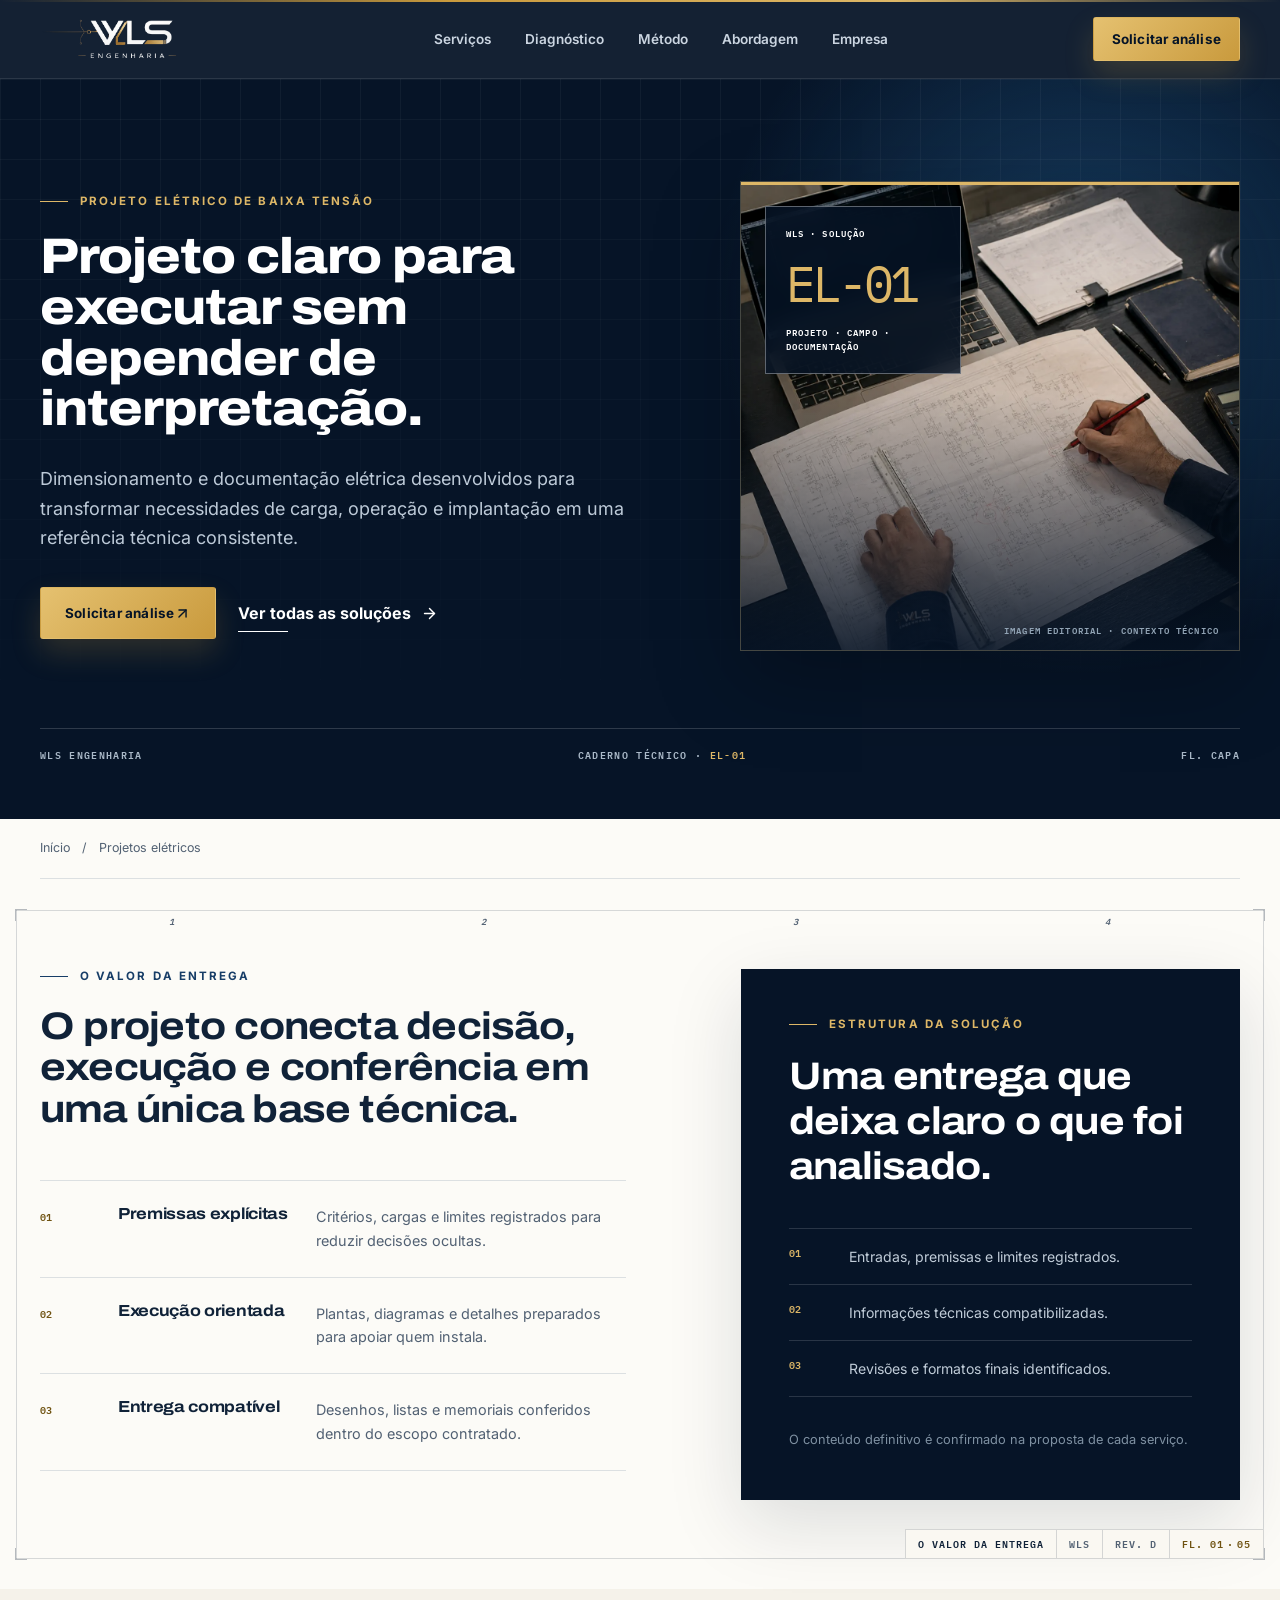
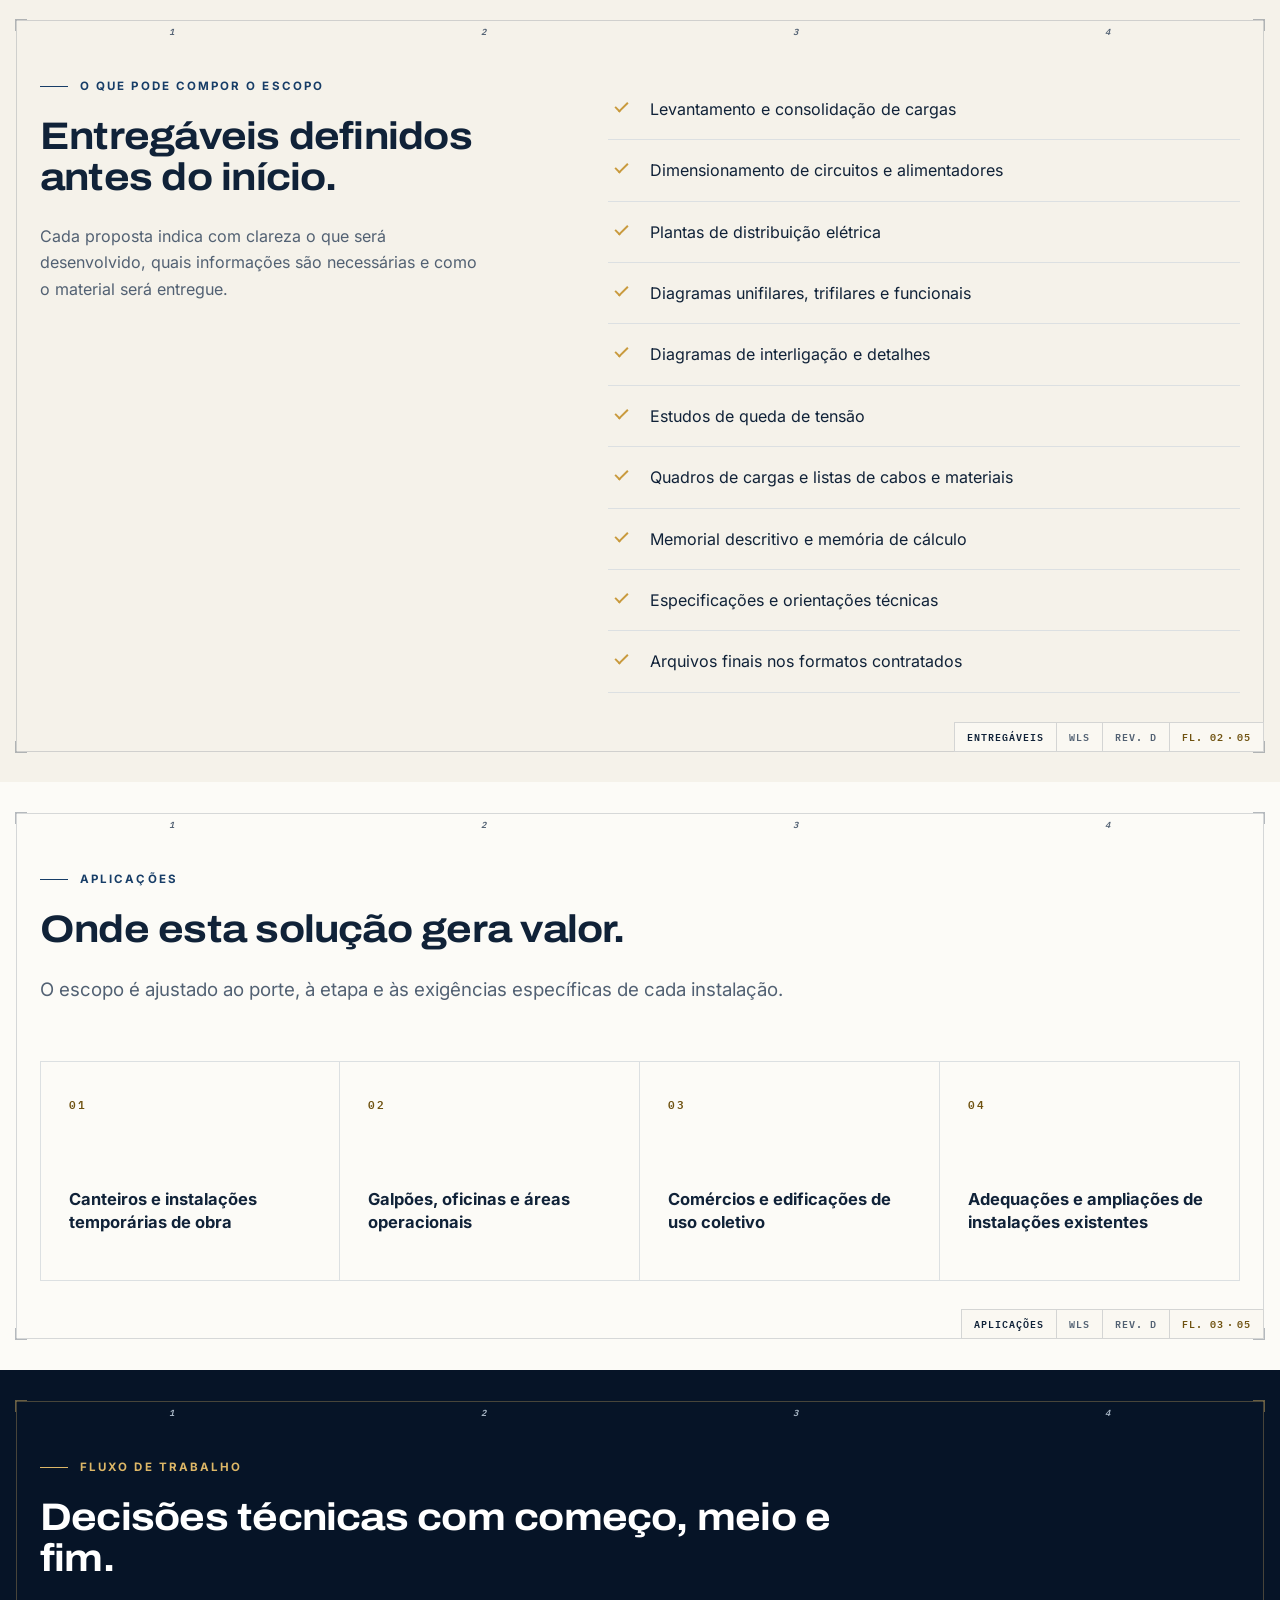
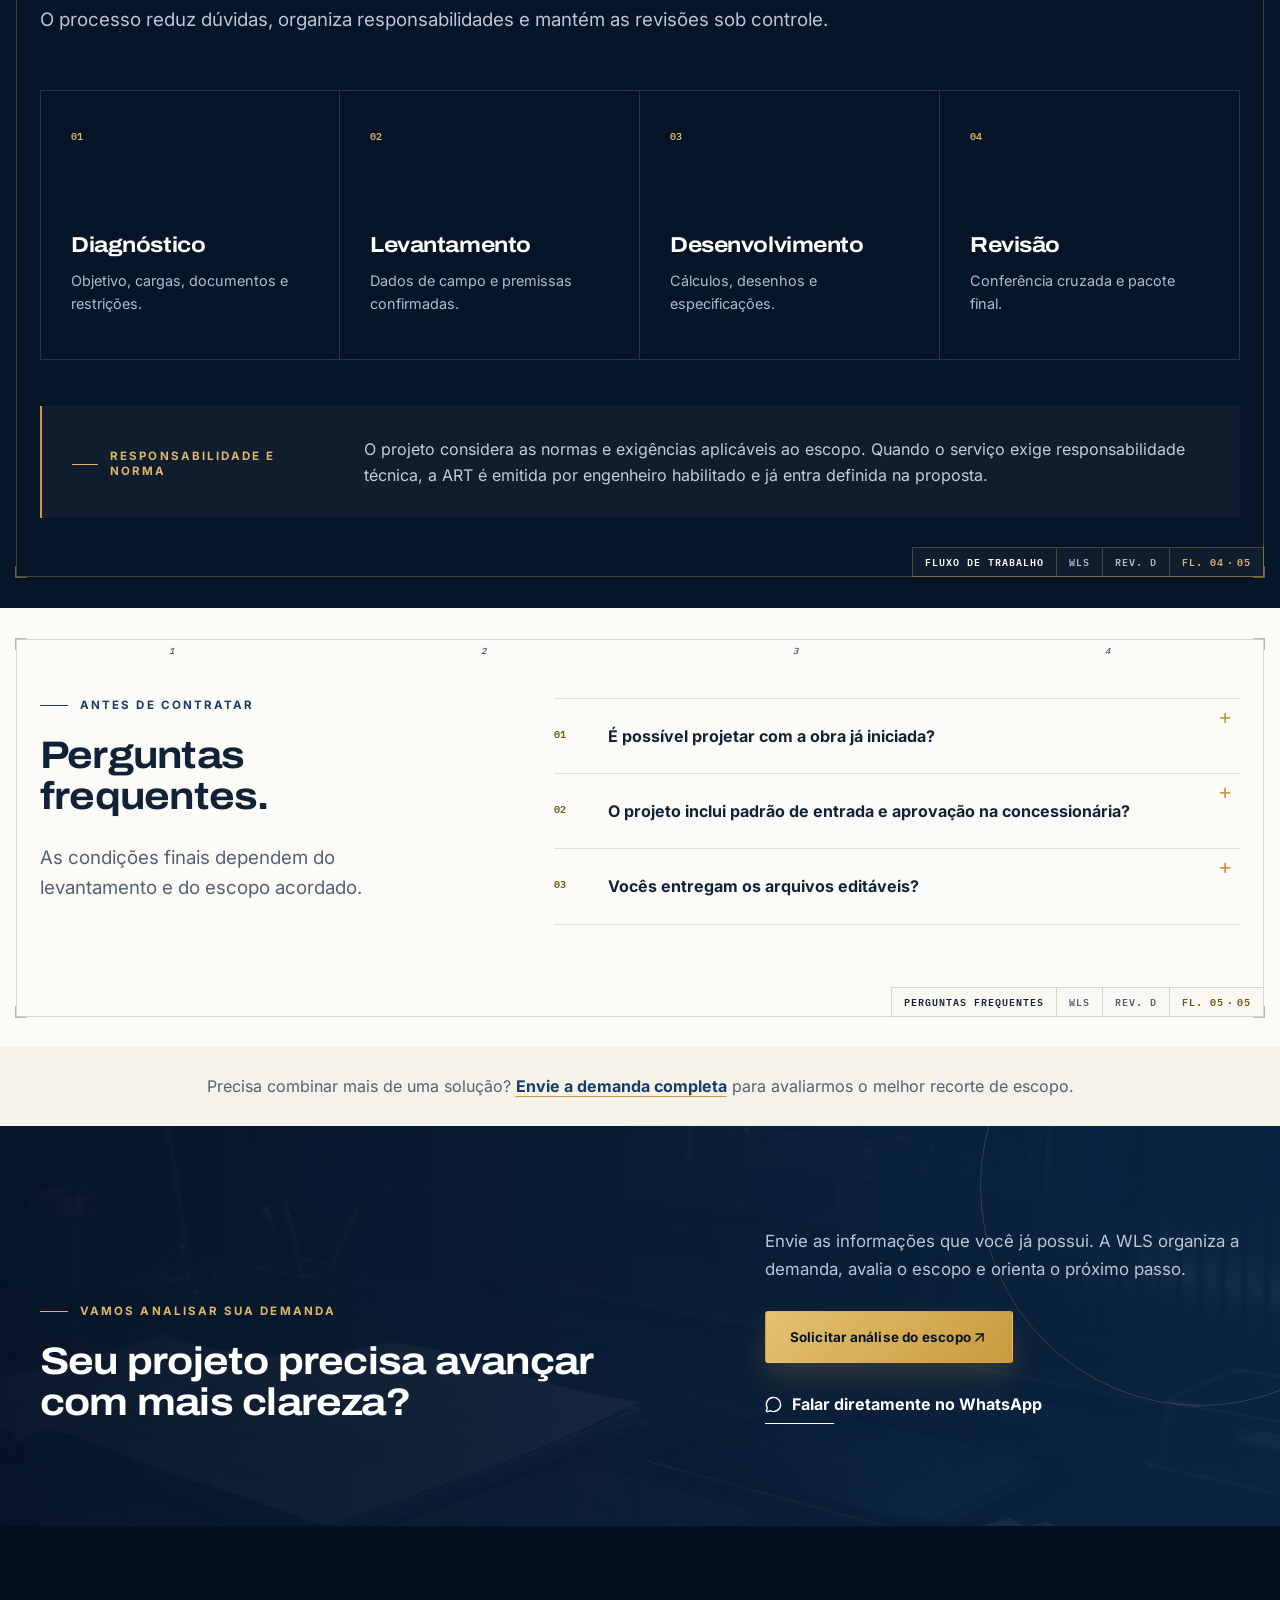
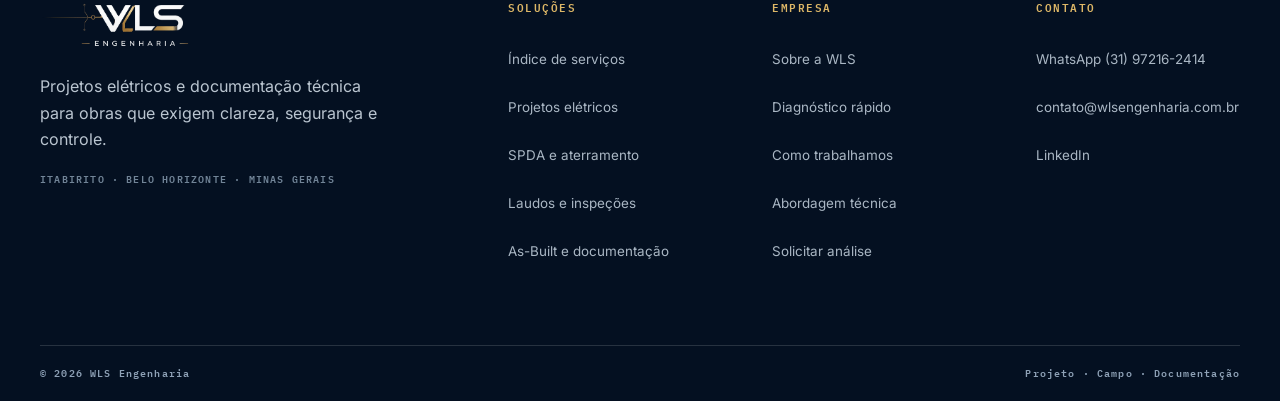
<file: projetos-eletricos/index.html>
<!DOCTYPE html><html lang="pt-BR" class="sem-js"><head><meta charSet="utf-8"/><meta name="viewport" content="width=device-width, initial-scale=1"/><link rel="preload" as="image" imageSrcSet="/assets/logo-wls.webp 640w, /assets/logo-wls.webp 750w, /assets/logo-wls.webp 828w, /assets/logo-wls.webp 1080w, /assets/logo-wls.webp 1200w" fetchPriority="high"/><link rel="preload" as="image" href="/assets/v3/wls-project-design.webp" imageSizes="(max-width: 900px) 100vw, 44vw" fetchPriority="high"/><link rel="stylesheet" href="/assets/index-D2U5-zsG.css" data-rsc-css-href="/assets/index-D2U5-zsG.css" data-precedence="vite-rsc/importer-resources"/><link rel="modulepreload" href="/assets/layout-segment-context-Bzi3o09Q.js" crossorigin=""/><link rel="modulepreload" href="/assets/rolldown-runtime-S-ySWqyJ.js" crossorigin=""/><link rel="modulepreload" href="/assets/index-BlXXLMjL.js" crossorigin=""/><link rel="modulepreload" href="/assets/framework-CXnKph_e.js" crossorigin=""/><link rel="modulepreload" href="/assets/reveal-root-D2rXjSFB.js" crossorigin=""/><link rel="modulepreload" href="/assets/header-Va7LnSoX.js" crossorigin=""/><link rel="modulepreload" href="/assets/image-WnvTXEYb.js" crossorigin=""/><link rel="modulepreload" href="/assets/message-circle-Bdez7fyd.js" crossorigin=""/><link rel="modulepreload" href="/assets/Icon-C6gSHICf.js" crossorigin=""/><title>Projeto Elétrico de Baixa Tensão em Itabirito e BH | WLS Engenharia</title><meta name="description" content="Projeto elétrico de baixa tensão para indústrias, obras, comércios e condomínios, com desenhos, dimensionamento e documentação técnica. Atendimento em Itabirito, Belo Horizonte e região."/><meta name="keywords" content="projeto elétrico Minas Gerais,projeto SPDA,laudo elétrico,laudo SPDA,as-built elétrico,documentação técnica"/><meta property="og:title" content="Projeto Elétrico de Baixa Tensão em Itabirito e BH"/><meta property="og:description" content="Projeto elétrico de baixa tensão para indústrias, obras, comércios e condomínios, com desenhos, dimensionamento e documentação técnica. Atendimento em Itabirito, Belo Horizonte e região."/><meta property="og:url" content="https://www.wlsengenharia.com.br/projetos-eletricos"/><meta property="og:site_name" content="WLS Engenharia"/><meta property="og:type" content="website"/><meta property="og:locale" content="pt_BR"/><meta property="og:image" content="https://www.wlsengenharia.com.br/assets/og/og-projetos-eletricos.jpg"/><meta property="og:image:width" content="1200"/><meta property="og:image:height" content="630"/><meta property="og:image:alt" content="Imagem editorial representando desenvolvimento de projeto elétrico em CAD"/><meta name="twitter:card" content="summary_large_image"/><meta name="twitter:title" content="Projeto Elétrico de Baixa Tensão em Itabirito e BH"/><meta name="twitter:description" content="Projeto elétrico de baixa tensão para indústrias, obras, comércios e condomínios, com desenhos, dimensionamento e documentação técnica. Atendimento em Itabirito, Belo Horizonte e região."/><meta name="twitter:image" content="https://www.wlsengenharia.com.br/assets/og/og-projetos-eletricos.jpg"/><link rel="shortcut icon" href="https://www.wlsengenharia.com.br/favicon.ico"/><link rel="icon" href="https://www.wlsengenharia.com.br/favicon.svg" type="image/svg+xml"/><link rel="icon" href="https://www.wlsengenharia.com.br/favicon.ico" sizes="32x32"/><link rel="apple-touch-icon" href="https://www.wlsengenharia.com.br/apple-touch-icon.png"/><link rel="canonical" href="https://www.wlsengenharia.com.br/projetos-eletricos"/><script>self.__VINEXT_RSC_PARAMS__={}</script><script>self.__VINEXT_RSC_NAV__={"pathname":"/projetos-eletricos","searchParams":[]}</script><link rel="modulepreload" href="/assets/index-BlXXLMjL.js" />
</head><body><div class="scroll-progress" aria-hidden="true"></div><a class="skip-link" href="#conteudo">Pular para o conteúdo</a><header class="site-header"><div class="container header-inner"><a href="/" class="brand" aria-label="WLS Engenharia — início"><img src="/assets/logo-wls.webp" alt="WLS Engenharia" width="846" height="260" loading="eager" fetchPriority="high" decoding="async" srcSet="/assets/logo-wls.webp 640w, /assets/logo-wls.webp 750w, /assets/logo-wls.webp 828w, /assets/logo-wls.webp 1080w, /assets/logo-wls.webp 1200w" data-nimg="1"/></a><nav class="desktop-nav" aria-label="Navegação principal"><a href="/servicos">Serviços</a><a href="/#diagnostico">Diagnóstico</a><a href="/#metodo">Método</a><a href="/#experiencia">Abordagem</a><a href="/empresa">Empresa</a></nav><a href="/contato" class="button button-gold header-cta">Solicitar análise</a><a class="header-whats" href="https://wa.me/5531972162414?text=Ol%C3%A1%21%20Vim%20pelo%20site%20da%20WLS%20e%20quero%20falar%20sobre%20uma%20demanda%20de%20engenharia%20el%C3%A9trica." target="_blank" rel="noreferrer" aria-label="Falar no WhatsApp"><svg xmlns="http://www.w3.org/2000/svg" width="20" height="20" viewBox="0 0 24 24" fill="none" stroke="currentColor" stroke-width="2" stroke-linecap="round" stroke-linejoin="round" class="lucide lucide-message-circle" aria-hidden="true"><path d="M2.992 16.342a2 2 0 0 1 .094 1.167l-1.065 3.29a1 1 0 0 0 1.236 1.168l3.413-.998a2 2 0 0 1 1.099.092 10 10 0 1 0-4.777-4.719"></path></svg><span class="header-whats-text">WhatsApp</span></a><button type="button" class="mobile-menu-button" aria-label="Abrir menu" aria-expanded="false" aria-controls="mobile-navigation"><svg xmlns="http://www.w3.org/2000/svg" width="22" height="22" viewBox="0 0 24 24" fill="none" stroke="currentColor" stroke-width="2" stroke-linecap="round" stroke-linejoin="round" class="lucide lucide-menu" aria-hidden="true"><path d="M4 5h16"></path><path d="M4 12h16"></path><path d="M4 19h16"></path></svg></button><nav id="mobile-navigation" class="mobile-nav" aria-label="Navegação móvel" aria-hidden="true"><a href="/servicos">Serviços</a><a href="/#diagnostico">Diagnóstico</a><a href="/#metodo">Método</a><a href="/#experiencia">Abordagem</a><a href="/empresa">Empresa</a><a href="/contato">Solicitar análise</a></nav></div></header><main id="conteudo" tabindex="-1"><section class="page-hero"><div class="blueprint-grid" aria-hidden="true"></div><div class="container page-hero-grid"><div><p class="eyebrow eyebrow-gold">Projeto elétrico de baixa tensão</p><h1>Projeto claro para executar sem depender de interpretação.</h1><p class="page-hero-lead">Dimensionamento e documentação elétrica desenvolvidos para transformar necessidades de carga, operação e implantação em uma referência técnica consistente.</p><div class="button-row"><a href="/contato" class="button button-gold">Solicitar análise<svg xmlns="http://www.w3.org/2000/svg" width="17" height="17" viewBox="0 0 24 24" fill="none" stroke="currentColor" stroke-width="2" stroke-linecap="round" stroke-linejoin="round" class="lucide lucide-arrow-up-right" aria-hidden="true"><path d="M7 7h10v10"></path><path d="M7 17 17 7"></path></svg></a><a href="/#entregaveis" class="text-link text-link-light">Ver todas as soluções <svg xmlns="http://www.w3.org/2000/svg" width="17" height="17" viewBox="0 0 24 24" fill="none" stroke="currentColor" stroke-width="2" stroke-linecap="round" stroke-linejoin="round" class="lucide lucide-arrow-right" aria-hidden="true"><path d="M5 12h14"></path><path d="m12 5 7 7-7 7"></path></svg></a></div></div><figure class="page-hero-media"><img src="/assets/v3/wls-project-design.webp" alt="Imagem editorial de revisão de projeto elétrico" loading="eager" fetchPriority="high" decoding="async" sizes="(max-width: 900px) 100vw, 44vw" data-nimg="fill" style="position:absolute;inset:0;width:100%;height:100%;object-fit:cover"/><figcaption>Imagem editorial · contexto técnico</figcaption><div class="technical-stamp" aria-label="Referência do serviço EL-01"><span>WLS · SOLUÇÃO</span><strong>EL-01</strong><span>PROJETO · CAMPO · DOCUMENTAÇÃO</span></div></figure></div><div class="container page-hero-rail"><span>WLS Engenharia</span><span>Caderno técnico · <strong>EL-01</strong></span><span>FL. Capa</span></div></section><nav class="breadcrumbs container" aria-label="Trilha de navegação"><a href="/">Início</a><span aria-hidden="true">/</span><span aria-current="page">Projetos elétricos</span></nav><section class="prancha section" data-reveal="true"><div class="prancha-moldura" aria-hidden="true"><span class="prancha-lateral prancha-lateral-e"></span><span class="prancha-lateral prancha-lateral-d"></span><span class="prancha-coords prancha-coords-t"><i>1</i><i>2</i><i>3</i><i>4</i></span><span class="prancha-coords prancha-coords-e"><i>A</i><i>B</i><i>C</i></span><span class="prancha-tick prancha-tick-se"></span><span class="prancha-tick prancha-tick-sd"></span><span class="prancha-tick prancha-tick-ie"></span><span class="prancha-tick prancha-tick-id"></span></div><div class="prancha-conteudo"><div class="container service-overview"><div><p class="eyebrow">O valor da entrega</p><h2>O projeto conecta decisão, execução e conferência em uma única base técnica.</h2><div class="outcome-grid"><article class="outcome-item"><span>01</span><h3>Premissas explícitas</h3><p>Critérios, cargas e limites registrados para reduzir decisões ocultas.</p></article><article class="outcome-item"><span>02</span><h3>Execução orientada</h3><p>Plantas, diagramas e detalhes preparados para apoiar quem instala.</p></article><article class="outcome-item"><span>03</span><h3>Entrega compatível</h3><p>Desenhos, listas e memoriais conferidos dentro do escopo contratado.</p></article></div></div><aside class="service-scope-panel" aria-label="Estrutura típica da entrega"><p class="eyebrow eyebrow-gold">Estrutura da solução</p><h3>Uma entrega que deixa claro o que foi analisado.</h3><ol><li><span>01</span><p>Entradas, premissas e limites registrados.</p></li><li><span>02</span><p>Informações técnicas compatibilizadas.</p></li><li><span>03</span><p>Revisões e formatos finais identificados.</p></li></ol><small>O conteúdo definitivo é confirmado na proposta de cada serviço.</small></aside></div></div><p class="prancha-carimbo"><span class="prancha-carimbo-titulo">O valor da entrega</span><span class="prancha-carimbo-marca">WLS</span><span class="prancha-carimbo-rev">REV. D</span><span class="prancha-carimbo-folha">FL. <!-- -->01<span aria-hidden="true">·</span>05</span></p></section><section class="prancha section section-soft" data-reveal="true"><div class="prancha-moldura" aria-hidden="true"><span class="prancha-lateral prancha-lateral-e"></span><span class="prancha-lateral prancha-lateral-d"></span><span class="prancha-coords prancha-coords-t"><i>1</i><i>2</i><i>3</i><i>4</i></span><span class="prancha-coords prancha-coords-e"><i>A</i><i>B</i><i>C</i></span><span class="prancha-tick prancha-tick-se"></span><span class="prancha-tick prancha-tick-sd"></span><span class="prancha-tick prancha-tick-ie"></span><span class="prancha-tick prancha-tick-id"></span></div><div class="prancha-conteudo"><div class="container two-column-list"><div><p class="eyebrow">O que pode compor o escopo</p><h2>Entregáveis definidos antes do início.</h2><p>Cada proposta indica com clareza o que será desenvolvido, quais informações são necessárias e como o material será entregue.</p></div><ul class="check-list"><li>Levantamento e consolidação de cargas</li><li>Dimensionamento de circuitos e alimentadores</li><li>Plantas de distribuição elétrica</li><li>Diagramas unifilares, trifilares e funcionais</li><li>Diagramas de interligação e detalhes</li><li>Estudos de queda de tensão</li><li>Quadros de cargas e listas de cabos e materiais</li><li>Memorial descritivo e memória de cálculo</li><li>Especificações e orientações técnicas</li><li>Arquivos finais nos formatos contratados</li></ul></div></div><p class="prancha-carimbo"><span class="prancha-carimbo-titulo">Entregáveis</span><span class="prancha-carimbo-marca">WLS</span><span class="prancha-carimbo-rev">REV. D</span><span class="prancha-carimbo-folha">FL. <!-- -->02<span aria-hidden="true">·</span>05</span></p></section><section class="prancha section" data-reveal="true"><div class="prancha-moldura" aria-hidden="true"><span class="prancha-lateral prancha-lateral-e"></span><span class="prancha-lateral prancha-lateral-d"></span><span class="prancha-coords prancha-coords-t"><i>1</i><i>2</i><i>3</i><i>4</i></span><span class="prancha-coords prancha-coords-e"><i>A</i><i>B</i><i>C</i></span><span class="prancha-tick prancha-tick-se"></span><span class="prancha-tick prancha-tick-sd"></span><span class="prancha-tick prancha-tick-ie"></span><span class="prancha-tick prancha-tick-id"></span></div><div class="prancha-conteudo"><div class="container"><div class="section-intro"><p class="eyebrow">Aplicações</p><h2>Onde esta solução gera valor.</h2><p class="section-lead">O escopo é ajustado ao porte, à etapa e às exigências específicas de cada instalação.</p></div><div class="application-grid"><div class="application-card"><span>01</span><p>Canteiros e instalações temporárias de obra</p></div><div class="application-card"><span>02</span><p>Galpões, oficinas e áreas operacionais</p></div><div class="application-card"><span>03</span><p>Comércios e edificações de uso coletivo</p></div><div class="application-card"><span>04</span><p>Adequações e ampliações de instalações existentes</p></div></div></div></div><p class="prancha-carimbo"><span class="prancha-carimbo-titulo">Aplicações</span><span class="prancha-carimbo-marca">WLS</span><span class="prancha-carimbo-rev">REV. D</span><span class="prancha-carimbo-folha">FL. <!-- -->03<span aria-hidden="true">·</span>05</span></p></section><section class="prancha prancha-escura section section-navy" data-reveal="true"><div class="prancha-moldura" aria-hidden="true"><span class="prancha-lateral prancha-lateral-e"></span><span class="prancha-lateral prancha-lateral-d"></span><span class="prancha-coords prancha-coords-t"><i>1</i><i>2</i><i>3</i><i>4</i></span><span class="prancha-coords prancha-coords-e"><i>A</i><i>B</i><i>C</i></span><span class="prancha-tick prancha-tick-se"></span><span class="prancha-tick prancha-tick-sd"></span><span class="prancha-tick prancha-tick-ie"></span><span class="prancha-tick prancha-tick-id"></span></div><div class="prancha-conteudo"><div class="container"><div class="section-intro section-intro-light"><p class="eyebrow">Fluxo de trabalho</p><h2>Decisões técnicas com começo, meio e fim.</h2><p class="section-lead">O processo reduz dúvidas, organiza responsabilidades e mantém as revisões sob controle.</p></div><div class="process-grid"><article class="process-card"><span>01</span><h3>Diagnóstico</h3><p>Objetivo, cargas, documentos e restrições.</p></article><article class="process-card"><span>02</span><h3>Levantamento</h3><p>Dados de campo e premissas confirmadas.</p></article><article class="process-card"><span>03</span><h3>Desenvolvimento</h3><p>Cálculos, desenhos e especificações.</p></article><article class="process-card"><span>04</span><h3>Revisão</h3><p>Conferência cruzada e pacote final.</p></article></div><div class="technical-note"><p class="eyebrow eyebrow-gold">Responsabilidade e norma</p><p>O projeto considera as normas e exigências aplicáveis ao escopo. Quando o serviço exige responsabilidade técnica, a ART é emitida por engenheiro habilitado e já entra definida na proposta.</p></div></div></div><p class="prancha-carimbo"><span class="prancha-carimbo-titulo">Fluxo de trabalho</span><span class="prancha-carimbo-marca">WLS</span><span class="prancha-carimbo-rev">REV. D</span><span class="prancha-carimbo-folha">FL. <!-- -->04<span aria-hidden="true">·</span>05</span></p></section><section class="prancha section" data-reveal="true"><div class="prancha-moldura" aria-hidden="true"><span class="prancha-lateral prancha-lateral-e"></span><span class="prancha-lateral prancha-lateral-d"></span><span class="prancha-coords prancha-coords-t"><i>1</i><i>2</i><i>3</i><i>4</i></span><span class="prancha-coords prancha-coords-e"><i>A</i><i>B</i><i>C</i></span><span class="prancha-tick prancha-tick-se"></span><span class="prancha-tick prancha-tick-sd"></span><span class="prancha-tick prancha-tick-ie"></span><span class="prancha-tick prancha-tick-id"></span></div><div class="prancha-conteudo"><div class="container faq-layout"><div class="section-intro"><p class="eyebrow">Antes de contratar</p><h2>Perguntas frequentes.</h2><p class="section-lead">As condições finais dependem do levantamento e do escopo acordado.</p></div><div class="faq-list"><details class="faq-item"><summary><span>01</span>É possível projetar com a obra já iniciada?</summary><p>Sim, desde que as condições existentes possam ser verificadas. O levantamento identifica o que já foi executado e quais decisões ainda precisam ser documentadas.</p></details><details class="faq-item"><summary><span>02</span>O projeto inclui padrão de entrada e aprovação na concessionária?</summary><p>Esses itens podem compor o escopo quando aplicáveis. A proposta registra claramente se a interface com a concessionária está ou não incluída.</p></details><details class="faq-item"><summary><span>03</span>Vocês entregam os arquivos editáveis?</summary><p>Os formatos são definidos na proposta. PDFs e arquivos editáveis podem ser entregues conforme a contratação e as condições do projeto.</p></details></div></div></div><p class="prancha-carimbo"><span class="prancha-carimbo-titulo">Perguntas frequentes</span><span class="prancha-carimbo-marca">WLS</span><span class="prancha-carimbo-rev">REV. D</span><span class="prancha-carimbo-folha">FL. <!-- -->05<span aria-hidden="true">·</span>05</span></p></section><section class="service-crosslink"><div class="container"><p>Precisa combinar mais de uma solução?<!-- --> <a href="/contato">Envie a demanda completa</a> para avaliarmos o melhor recorte de escopo.</p></div></section><section class="cta-band"><div class="container cta-grid"><div><p class="eyebrow eyebrow-gold">Vamos analisar sua demanda</p><h2>Seu projeto precisa avançar com mais clareza?</h2></div><div><p>Envie as informações que você já possui. A WLS organiza a demanda, avalia o escopo e orienta o próximo passo.</p><div class="button-row"><a class="button button-gold" href="/contato">Solicitar análise do escopo<svg xmlns="http://www.w3.org/2000/svg" width="17" height="17" viewBox="0 0 24 24" fill="none" stroke="currentColor" stroke-width="2" stroke-linecap="round" stroke-linejoin="round" class="lucide lucide-arrow-up-right" aria-hidden="true"><path d="M7 7h10v10"></path><path d="M7 17 17 7"></path></svg></a><a class="text-link text-link-light" href="https://wa.me/5531972162414?text=Ol%C3%A1%21%20Quero%20falar%20sobre%20uma%20demanda%20de%20engenharia%20el%C3%A9trica." target="_blank" rel="noreferrer"><svg xmlns="http://www.w3.org/2000/svg" width="17" height="17" viewBox="0 0 24 24" fill="none" stroke="currentColor" stroke-width="2" stroke-linecap="round" stroke-linejoin="round" class="lucide lucide-message-circle" aria-hidden="true"><path d="M2.992 16.342a2 2 0 0 1 .094 1.167l-1.065 3.29a1 1 0 0 0 1.236 1.168l3.413-.998a2 2 0 0 1 1.099.092 10 10 0 1 0-4.777-4.719"></path></svg>Falar diretamente no WhatsApp</a></div></div></div></section></main><footer class="site-footer"><div class="container footer-grid"><div class="footer-brand"><img src="/assets/logo-wls.webp" alt="WLS Engenharia" width="846" height="260" loading="lazy" decoding="async" srcSet="/assets/logo-wls.webp 640w, /assets/logo-wls.webp 750w, /assets/logo-wls.webp 828w, /assets/logo-wls.webp 1080w, /assets/logo-wls.webp 1200w" data-nimg="1"/><p>Projetos elétricos e documentação técnica para obras que exigem clareza, segurança e controle.</p><span>Itabirito · Belo Horizonte · Minas Gerais</span></div><div><p class="footer-title">Soluções</p><ul><li><a href="/servicos">Índice de serviços</a></li><li><a href="/projetos-eletricos">Projetos elétricos</a></li><li><a href="/spda-aterramento">SPDA e aterramento</a></li><li><a href="/laudos-inspecoes">Laudos e inspeções</a></li><li><a href="/as-built-documentacao">As-Built e documentação</a></li></ul></div><div><p class="footer-title">Empresa</p><ul><li><a href="/empresa">Sobre a WLS</a></li><li><a href="/#diagnostico">Diagnóstico rápido</a></li><li><a href="/#metodo">Como trabalhamos</a></li><li><a href="/#experiencia">Abordagem técnica</a></li><li><a href="/contato">Solicitar análise</a></li></ul></div><div><p class="footer-title">Contato</p><ul><li><a href="https://wa.me/5531972162414">WhatsApp (31) 97216-2414</a></li><li><a href="mailto:contato@wlsengenharia.com.br">contato@wlsengenharia.com.br</a></li><li><a href="https://www.linkedin.com/in/wesley-souza-projetista/" target="_blank" rel="noreferrer">LinkedIn</a></li></ul></div></div><div class="container footer-bottom"><span>© 2026 WLS Engenharia</span><span>Projeto · Campo · Documentação</span></div></footer><script type="application/ld+json">{"@context":"https://schema.org","@type":"ProfessionalService","@id":"https://www.wlsengenharia.com.br/#organizacao","name":"WLS Engenharia","url":"https://www.wlsengenharia.com.br","description":"Projetos elétricos, SPDA, laudos e As-Built com experiência de campo e documentação organizada. Atendimento em Itabirito, Belo Horizonte e região.","telephone":"+5531972162414","email":"contato@wlsengenharia.com.br","image":"https://www.wlsengenharia.com.br/assets/og/og-wls.jpg","logo":"https://www.wlsengenharia.com.br/assets/logo-wls.webp","address":{"@type":"PostalAddress","addressLocality":"Itabirito","addressRegion":"MG","addressCountry":"BR"},"areaServed":[{"@type":"City","name":"Itabirito"},{"@type":"City","name":"Belo Horizonte"},{"@type":"AdministrativeArea","name":"Minas Gerais"}],"knowsAbout":["Projeto elétrico de baixa tensão","SPDA e aterramento","Laudos e inspeções elétricas","As-Built e documentação técnica"],"founder":{"@type":"Person","name":"Wesley Lopes Vieira Souza","jobTitle":"Projetista Elétrico"},"sameAs":["https://www.linkedin.com/in/wesley-souza-projetista/"]}</script><script id="_R_">import("/assets/index-BlXXLMjL.js")</script></body></html><script>self.__VINEXT_RSC_CHUNKS__=self.__VINEXT_RSC_CHUNKS__||[];self.__VINEXT_RSC_CHUNKS__.push("2:I[\"7bf27b718a6e\",[],\"default\",1]\n3:I[\"b75c13210077\",[],\"default\",1]\n4:I[\"8c0f216c4604\",[],\"Children\",1]\n5:I[\"9fb86276be8f\",[],\"default\",1]\n:HL[\"/assets/index-D2U5-zsG.css\",\"style\"]\n")</script><script>self.__VINEXT_RSC_CHUNKS__=self.__VINEXT_RSC_CHUNKS__||[];self.__VINEXT_RSC_CHUNKS__.push("6:T453,{\"@context\":\"https://schema.org\",\"@type\":\"ProfessionalService\",\"@id\":\"https://www.wlsengenharia.com.br/#organizacao\",\"name\":\"WLS Engenharia\",\"url\":\"https://www.wlsengenharia.com.br\",\"description\":\"Projetos elétricos, SPDA, laudos e As-Built com experiência de campo e documentação organizada. Atendimento em Itabirito, Belo Horizonte e região.\",\"telephone\":\"+5531972162414\",\"email\":\"contato@wlsengenharia.com.br\",\"image\":\"https://www.wlsengenharia.com.br/assets/og/og-wls.jpg\",\"logo\":\"https://www.wlsengenharia.com.br/assets/logo-wls.webp\",\"address\":{\"@type\":\"PostalAddress\",\"addressLocality\":\"Itabirito\",\"addressRegion\":\"MG\",\"addressCountry\":\"BR\"},\"areaServed\":[{\"@type\":\"City\",\"name\":\"Itabirito\"},{\"@type\":\"City\",\"name\":\"Belo Horizonte\"},{\"@type\":\"AdministrativeArea\",\"name\":\"Minas Gerais\"}],\"knowsAbout\":[\"Projeto elétrico de baixa tensão\",\"SPDA e aterramento\",\"Laudos e inspeções elétricas\",\"As-Built e documentação técnica\"],\"founder\":{\"@type\":\"Person\",\"name\":\"Wesley Lopes Vieira Souza\",\"jobTitle\":\"Projetista Elétrico\"},\"sameAs\":[\"https://www.linkedin.com/in/wesley-souza-projetista/\"]}0:{\"__route\":\"route:/projetos-eletricos\",\"__interceptionContext\":null,\"__layoutIds\":[\"layout:/\"],\"__rootLayout\":\"/\",\"page:/projetos-eletricos\":\"$L1\",\"layout:/\":[[[[\"$\",\"link\",\"css:/assets/index-D2U5-zsG.css\",{\"rel\":\"stylesheet\",\"precedence\":\"vite-rsc/importer-resources\",\"href\":\"/assets/index-D2U5-zsG.css\",\"data-rsc-css-href\":\"/assets/index-D2U5-zsG.css\"}],\"$undefined\"],[\"$\",\"html\",null,{\"lang\":\"pt-BR\",\"className\":\"sem-js\",\"children\":[\"$\",\"body\",null,{\"children\":[[\"$\",\"$L2\",null,{}],[\"$\",\"div\",null,{\"className\":\"scroll-progress\",\"aria-hidden\":\"true\"}],[\"$\",\"a\",null,{\"className\":\"skip-link\",\"href\":\"#conteudo\",\"children\":\"Pular para o conteúdo\"}],[\"$\",\"$L3\",null,{}],[\"$\",\"$L4\",null,{}],[\"$\",\"footer\",null,{\"className\":\"site-footer\",\"children\":[[\"$\",\"div\",null,{\"className\":\"container footer-grid\",\"children\":[[\"$\",\"div\",null,{\"className\":\"footer-brand\",\"children\":[[\"$\",\"$L5\",null,{\"src\":\"/assets/logo-wls.webp\",\"alt\":\"WLS Engenharia\",\"width\":846,\"height\":260,\"unoptimized\":true}],[\"$\",\"p\",null,{\"children\":\"Projetos elétricos e documentação técnica para obras que exigem clareza, segurança e controle.\"}],[\"$\",\"span\",null,{\"children\":\"Itabirito · Belo Horizonte · Minas Gerais\"}]]}],[\"$\",\"div\",null,{\"children\":[[\"$\",\"p\",null,{\"className\":\"footer-title\",\"children\":\"Soluções\"}],[\"$\",\"ul\",null,{\"children\":[[\"$\",\"li\",null,{\"children\":[\"$\",\"a\",null,{\"href\":\"/servicos\",\"children\":\"Índice de serviços\"}]}],[\"$\",\"li\",null,{\"children\":[\"$\",\"a\",null,{\"href\":\"/projetos-eletricos\",\"children\":\"Projetos elétricos\"}]}],[\"$\",\"li\",null,{\"children\":[\"$\",\"a\",null,{\"href\":\"/spda-aterramento\",\"children\":\"SPDA e aterramento\"}]}],[\"$\",\"li\",null,{\"children\":[\"$\",\"a\",null,{\"href\":\"/laudos-inspecoes\",\"children\":\"Laudos e inspeções\"}]}],[\"$\",\"li\",null,{\"children\":[\"$\",\"a\",null,{\"href\":\"/as-built-documentacao\",\"children\":\"As-Built e documentação\"}]}]]}]]}],[\"$\",\"div\",null,{\"children\":[[\"$\",\"p\",null,{\"className\":\"footer-title\",\"children\":\"Empresa\"}],[\"$\",\"ul\",null,{\"children\":[[\"$\",\"li\",null,{\"children\":[\"$\",\"a\",null,{\"href\":\"/empresa\",\"children\":\"Sobre a WLS\"}]}],[\"$\",\"li\",null,{\"children\":[\"$\",\"a\",null,{\"href\":\"/#diagnostico\",\"children\":\"Diagnóstico rápido\"}]}],[\"$\",\"li\",null,{\"children\":[\"$\",\"a\",null,{\"href\":\"/#metodo\",\"children\":\"Como trabalhamos\"}]}],[\"$\",\"li\",null,{\"children\":[\"$\",\"a\",null,{\"href\":\"/#experiencia\",\"children\":\"Abordagem técnica\"}]}],[\"$\",\"li\",null,{\"children\":[\"$\",\"a\",null,{\"href\":\"/contato\",\"children\":\"Solicitar análise\"}]}]]}]]}],[\"$\",\"div\",null,{\"children\":[[\"$\",\"p\",null,{\"className\":\"footer-title\",\"children\":\"Contato\"}],[\"$\",\"ul\",null,{\"children\":[[\"$\",\"li\",null,{\"children\":[\"$\",\"a\",null,{\"href\":\"https://wa.me/5531972162414\",\"children\":\"WhatsApp (31) 97216-2414\"}]}],[\"$\",\"li\",null,{\"children\":[\"$\",\"a\",null,{\"href\":\"mailto:contato@wlsengenharia.com.br\",\"children\":\"contato@wlsengenharia.com.br\"}]}],[\"$\",\"li\",null,{\"children\":[\"$\",\"a\",null,{\"href\":\"https://www.linkedin.com/in/wesley-souza-projetista/\",\"target\":\"_blank\",\"rel\":\"noreferrer\",\"children\":\"LinkedIn\"}]}]]}]]}]]}],[\"$\",\"div\",null,{\"className\":\"container footer-bottom\",\"children\":[[\"$\",\"span\",null,{\"children\":\"© 2026 WLS Engenharia\"}],[\"$\",\"span\",null,{\"children\":\"Projeto · Campo · Documentação\"}]]}]]}],[\"$\",\"script\",null,{\"type\":\"application/ld+json\",\"dangerouslySetInnerHTML\":{\"__html\":\"$6\"}}]]}]}]],\"$L7\"],\"route:/projetos-eletricos\":\"$L8\",\"__layoutFlags\":{\"layout:/\":\"s\"},\"__artifactCompatibility\":{\"schemaVersion\":1,\"graphVersion\":\"app-route-graph:6qszro18zf6an\",\"deploymentVersion\":\"72b1fa7f-f4ed-49b3-a981-141f0950ca64\",\"appElementsSchemaVersion\":1,\"rscPayloadSchemaVersion\":1,\"rootBoundaryId\":\"/\",\"renderEpoch\":null}}\n")</script><script>self.__VINEXT_RSC_CHUNKS__=self.__VINEXT_RSC_CHUNKS__||[];self.__VINEXT_RSC_CHUNKS__.push("9:I[\"15c18cfaeeff\",[],\"LayoutSegmentProvider\",1]\na:I[\"8c0f216c4604\",[],\"Slot\",1]\nb:I[\"593f344dc510\",[],\"NotFoundBoundary\",1]\nc:I[\"339f946bc456\",[],\"default\",1]\n7:null\n")</script><script>self.__VINEXT_RSC_CHUNKS__=self.__VINEXT_RSC_CHUNKS__||[];self.__VINEXT_RSC_CHUNKS__.push("8:[[[\"$\",\"meta\",null,{\"charSet\":\"utf-8\"}],[[\"$\",\"title\",\"0\",{\"children\":\"Projeto Elétrico de Baixa Tensão em Itabirito e BH | WLS Engenharia\"}],[\"$\",\"meta\",\"1\",{\"name\":\"description\",\"content\":\"Projeto elétrico de baixa tensão para indústrias, obras, comércios e condomínios, com desenhos, dimensionamento e documentação técnica. Atendimento em Itabirito, Belo Horizonte e região.\"}],[\"$\",\"meta\",\"2\",{\"name\":\"keywords\",\"content\":\"projeto elétrico Minas Gerais,projeto SPDA,laudo elétrico,laudo SPDA,as-built elétrico,documentação técnica\"}],[\"$\",\"meta\",\"3\",{\"property\":\"og:title\",\"content\":\"Projeto Elétrico de Baixa Tensão em Itabirito e BH\"}],[\"$\",\"meta\",\"4\",{\"property\":\"og:description\",\"content\":\"Projeto elétrico de baixa tensão para indústrias, obras, comércios e condomínios, com desenhos, dimensionamento e documentação técnica. Atendimento em Itabirito, Belo Horizonte e região.\"}],[\"$\",\"meta\",\"5\",{\"property\":\"og:url\",\"content\":\"https://www.wlsengenharia.com.br/projetos-eletricos\"}],[\"$\",\"meta\",\"6\",{\"property\":\"og:site_name\",\"content\":\"WLS Engenharia\"}],[\"$\",\"meta\",\"7\",{\"property\":\"og:type\",\"content\":\"website\"}],[\"$\",\"meta\",\"8\",{\"property\":\"og:locale\",\"content\":\"pt_BR\"}],[\"$\",\"meta\",\"9\",{\"property\":\"og:image\",\"content\":\"https://www.wlsengenharia.com.br/assets/og/og-projetos-eletricos.jpg\"}],[\"$\",\"meta\",\"10\",{\"property\":\"og:image:width\",\"content\":\"1200\"}],[\"$\",\"meta\",\"11\",{\"property\":\"og:image:height\",\"content\":\"630\"}],[\"$\",\"meta\",\"12\",{\"property\":\"og:image:alt\",\"content\":\"Imagem editorial representando desenvolvimento de projeto elétrico em CAD\"}],[\"$\",\"meta\",\"13\",{\"name\":\"twitter:card\",\"content\":\"summary_large_image\"}],[\"$\",\"meta\",\"14\",{\"name\":\"twitter:title\",\"content\":\"Projeto Elétrico de Baixa Tensão em Itabirito e BH\"}],[\"$\",\"meta\",\"15\",{\"name\":\"twitter:description\",\"content\":\"Projeto elétrico de baixa tensão para indústrias, obras, comércios e condomínios, com desenhos, dimensionamento e documentação técnica. Atendimento em Itabirito, Belo Horizonte e região.\"}],[\"$\",\"meta\",\"16\",{\"name\":\"twitter:image\",\"content\":\"https://www.wlsengenharia.com.br/assets/og/og-projetos-eletricos.jpg\"}],[\"$\",\"link\",\"17\",{\"rel\":\"shortcut icon\",\"href\":\"https://www.wlsengenharia.com.br/favicon.ico\"}],[\"$\",\"link\",\"18\",{\"rel\":\"icon\",\"href\":\"https://www.wlsengenharia.com.br/favicon.svg\",\"type\":\"image/svg+xml\"}],[\"$\",\"link\",\"19\",{\"rel\":\"icon\",\"href\":\"https://www.wlsengenharia.com.br/favicon.ico\",\"sizes\":\"32x32\"}],[\"$\",\"link\",\"20\",{\"rel\":\"apple-touch-icon\",\"href\":\"https://www.wlsengenharia.com.br/apple-touch-icon.png\"}],[\"$\",\"link\",\"21\",{\"rel\":\"canonical\",\"href\":\"https://www.wlsengenharia.com.br/projetos-eletricos\"}]],[[\"$\",\"meta\",\"0\",{\"name\":\"viewport\",\"content\":\"width=device-width, initial-scale=1\"}]]],[\"$\",\"$L9\",null,{\"segmentMap\":{\"children\":[\"projetos-eletricos\"]},\"children\":[\"$\",\"$La\",null,{\"id\":\"layout:/\",\"parallelSlots\":\"$undefined\",\"children\":[\"$\",\"$Lb\",null,{\"resetKey\":\"projetos-eletricos\",\"fallback\":[\"$\",\"main\",null,{\"id\":\"conteudo\",\"tabIndex\":-1,\"children\":[\"$\",\"section\",null,{\"className\":\"page-hero\",\"children\":[[\"$\",\"div\",null,{\"className\":\"blueprint-grid\",\"aria-hidden\":\"true\"}],[\"$\",\"div\",null,{\"className\":\"container page-hero-grid\",\"children\":[[\"$\",\"div\",null,{\"children\":[[\"$\",\"p\",null,{\"className\":\"eyebrow eyebrow-gold\",\"children\":\"Erro 404\"}],[\"$\",\"h1\",null,{\"children\":\"Esta página não foi encontrada.\"}],[\"$\",\"p\",null,{\"className\":\"page-hero-lead\",\"children\":\"O endereço pode ter mudado ou o link estar incorreto. As soluções da WLS Engenharia continuam disponíveis abaixo.\"}],[\"$\",\"div\",null,{\"className\":\"button-row\",\"children\":[[\"$\",\"a\",null,{\"href\":\"/\",\"className\":\"button button-gold\",\"children\":[\"Voltar para o início\",[\"$\",\"$Lc\",null,{\"ref\":\"$undefined\",\"iconNode\":[[\"path\",{\"d\":\"M7 7h10v10\",\"key\":\"1tivn9\"}],[\"path\",{\"d\":\"M7 17 17 7\",\"key\":\"1vkiza\"}]],\"className\":\"lucide-arrow-up-right\",\"size\":17,\"aria-hidden\":\"true\"}]]}],[\"$\",\"a\",null,{\"className\":\"text-link text-link-light\",\"href\":\"https://wa.me/5531972162414?text=Ol%C3%A1%21%20Quero%20falar%20sobre%20uma%20demanda%20de%20engenharia%20el%C3%A9trica.\",\"target\":\"_blank\",\"rel\":\"noreferrer\",\"children\":[[\"$\",\"$Lc\",null,{\"ref\":\"$undefined\",\"iconNode\":[[\"path\",{\"d\":\"M2.992 16.342a2 2 0 0 1 .094 1.167l-1.065 3.29a1 1 0 0 0 1.236 1.168l3.413-.998a2 2 0 0 1 1.099.092 10 10 0 1 0-4.777-4.719\",\"key\":\"1sd12s\"}]],\"className\":\"lucide-message-circle\",\"size\":17,\"aria-hidden\":\"true\"}],\"Falar no WhatsApp\"]}]]}]]}],\"$Ld\"]}]]}]}],\"children\":\"$Le\"}]}]}]]\n")</script><script>self.__VINEXT_RSC_CHUNKS__=self.__VINEXT_RSC_CHUNKS__||[];self.__VINEXT_RSC_CHUNKS__.push("f:I[\"593f344dc510\",[],\"RedirectBoundary\",1]\n")</script><script>self.__VINEXT_RSC_CHUNKS__=self.__VINEXT_RSC_CHUNKS__||[];self.__VINEXT_RSC_CHUNKS__.push("d:[\"$\",\"nav\",null,{\"className\":\"notfound-links\",\"aria-label\":\"Soluções\",\"children\":[[\"$\",\"p\",null,{\"className\":\"eyebrow eyebrow-gold\",\"children\":\"Ir direto para\"}],[\"$\",\"ul\",null,{\"children\":[[\"$\",\"li\",null,{\"children\":[\"$\",\"a\",null,{\"href\":\"/projetos-eletricos\",\"children\":[\"Projetos elétricos \",[\"$\",\"$Lc\",null,{\"ref\":\"$undefined\",\"iconNode\":[[\"path\",{\"d\":\"M5 12h14\",\"key\":\"1ays0h\"}],[\"path\",{\"d\":\"m12 5 7 7-7 7\",\"key\":\"xquz4c\"}]],\"className\":\"lucide-arrow-right\",\"size\":15,\"aria-hidden\":\"true\"}]]}]}],[\"$\",\"li\",null,{\"children\":[\"$\",\"a\",null,{\"href\":\"/spda-aterramento\",\"children\":[\"SPDA e aterramento \",[\"$\",\"$Lc\",null,{\"ref\":\"$undefined\",\"iconNode\":\"$d:props:children:1:props:children:0:props:children:props:children:1:props:iconNode\",\"className\":\"lucide-arrow-right\",\"size\":15,\"aria-hidden\":\"true\"}]]}]}],[\"$\",\"li\",null,{\"children\":[\"$\",\"a\",null,{\"href\":\"/laudos-inspecoes\",\"children\":[\"Laudos e inspeções \",[\"$\",\"$Lc\",null,{\"ref\":\"$undefined\",\"iconNode\":\"$d:props:children:1:props:children:0:props:children:props:children:1:props:iconNode\",\"className\":\"lucide-arrow-right\",\"size\":15,\"aria-hidden\":\"true\"}]]}]}],[\"$\",\"li\",null,{\"children\":[\"$\",\"a\",null,{\"href\":\"/as-built-documentacao\",\"children\":[\"As-Built e documentação \",[\"$\",\"$Lc\",null,{\"ref\":\"$undefined\",\"iconNode\":\"$d:props:children:1:props:children:0:props:children:props:children:1:props:iconNode\",\"className\":\"lucide-arrow-right\",\"size\":15,\"aria-hidden\":\"true\"}]]}]}],[\"$\",\"li\",null,{\"children\":[\"$\",\"a\",null,{\"href\":\"/empresa\",\"children\":[\"Sobre a WLS \",[\"$\",\"$Lc\",null,{\"ref\":\"$undefined\",\"iconNode\":\"$d:props:children:1:props:children:0:props:children:props:children:1:props:iconNode\",\"className\":\"lucide-arrow-right\",\"size\":15,\"aria-hidden\":\"true\"}]]}]}],[\"$\",\"li\",null,{\"children\":[\"$\",\"a\",null,{\"href\":\"/contato\",\"children\":[\"Solicitar análise \",[\"$\",\"$Lc\",null,{\"ref\":\"$undefined\",\"iconNode\":\"$d:props:children:1:props:children:0:props:children:props:children:1:props:iconNode\",\"className\":\"lucide-arrow-right\",\"size\":15,\"aria-hidden\":\"true\"}]]}]}]]}]]}]\n")</script><script>self.__VINEXT_RSC_CHUNKS__=self.__VINEXT_RSC_CHUNKS__||[];self.__VINEXT_RSC_CHUNKS__.push("e:[\"$\",\"$Lb\",null,{\"resetKey\":\"[\\\"projetos-eletricos\\\"]\",\"fallback\":[\"$\",\"main\",null,{\"id\":\"conteudo\",\"tabIndex\":-1,\"children\":[\"$\",\"section\",null,{\"className\":\"page-hero\",\"children\":[[\"$\",\"div\",null,{\"className\":\"blueprint-grid\",\"aria-hidden\":\"true\"}],[\"$\",\"div\",null,{\"className\":\"container page-hero-grid\",\"children\":[[\"$\",\"div\",null,{\"children\":[[\"$\",\"p\",null,{\"className\":\"eyebrow eyebrow-gold\",\"children\":\"Erro 404\"}],[\"$\",\"h1\",null,{\"children\":\"Esta página não foi encontrada.\"}],[\"$\",\"p\",null,{\"className\":\"page-hero-lead\",\"children\":\"O endereço pode ter mudado ou o link estar incorreto. As soluções da WLS Engenharia continuam disponíveis abaixo.\"}],[\"$\",\"div\",null,{\"className\":\"button-row\",\"children\":[[\"$\",\"a\",null,{\"href\":\"/\",\"className\":\"button button-gold\",\"children\":[\"Voltar para o início\",[\"$\",\"$Lc\",null,{\"ref\":\"$undefined\",\"iconNode\":\"$8:1:props:children:props:children:props:fallback:props:children:props:children:1:props:children:0:props:children:3:props:children:0:props:children:1:props:iconNode\",\"className\":\"lucide-arrow-up-right\",\"size\":17,\"aria-hidden\":\"true\"}]]}],[\"$\",\"a\",null,{\"className\":\"text-link text-link-light\",\"href\":\"https://wa.me/5531972162414?text=Ol%C3%A1%21%20Quero%20falar%20sobre%20uma%20demanda%20de%20engenharia%20el%C3%A9trica.\",\"target\":\"_blank\",\"rel\":\"noreferrer\",\"children\":[[\"$\",\"$Lc\",null,{\"ref\":\"$undefined\",\"iconNode\":\"$8:1:props:children:props:children:props:fallback:props:children:props:children:1:props:children:0:props:children:3:props:children:1:props:children:0:props:iconNode\",\"className\":\"lucide-message-circle\",\"size\":17,\"aria-hidden\":\"true\"}],\"Falar no WhatsApp\"]}]]}]]}],[\"$\",\"nav\",null,{\"className\":\"notfound-links\",\"aria-label\":\"Soluções\",\"children\":[[\"$\",\"p\",null,{\"className\":\"eyebrow eyebrow-gold\",\"children\":\"Ir direto para\"}],[\"$\",\"ul\",null,{\"children\":[[\"$\",\"li\",null,{\"children\":[\"$\",\"a\",null,{\"href\":\"/projetos-eletricos\",\"children\":[\"Projetos elétricos \",[\"$\",\"$Lc\",null,{\"ref\":\"$undefined\",\"iconNode\":\"$d:props:children:1:props:children:0:props:children:props:children:1:props:iconNode\",\"className\":\"lucide-arrow-right\",\"size\":15,\"aria-hidden\":\"true\"}]]}]}],[\"$\",\"li\",null,{\"children\":[\"$\",\"a\",null,{\"href\":\"/spda-aterramento\",\"children\":[\"SPDA e aterramento \",[\"$\",\"$Lc\",null,{\"ref\":\"$undefined\",\"iconNode\":\"$d:props:children:1:props:children:0:props:children:props:children:1:props:iconNode\",\"className\":\"lucide-arrow-right\",\"size\":15,\"aria-hidden\":\"true\"}]]}]}],[\"$\",\"li\",null,{\"children\":[\"$\",\"a\",null,{\"href\":\"/laudos-inspecoes\",\"children\":[\"Laudos e inspeções \",[\"$\",\"$Lc\",null,{\"ref\":\"$undefined\",\"iconNode\":\"$d:props:children:1:props:children:0:props:children:props:children:1:props:iconNode\",\"className\":\"lucide-arrow-right\",\"size\":15,\"aria-hidden\":\"true\"}]]}]}],[\"$\",\"li\",null,{\"children\":[\"$\",\"a\",null,{\"href\":\"/as-built-documentacao\",\"children\":[\"As-Built e documentação \",[\"$\",\"$Lc\",null,{\"ref\":\"$undefined\",\"iconNode\":\"$d:props:children:1:props:children:0:props:children:props:children:1:props:iconNode\",\"className\":\"lucide-arrow-right\",\"size\":15,\"aria-hidden\":\"true\"}]]}]}],[\"$\",\"li\",null,{\"children\":[\"$\",\"a\",null,{\"href\":\"/empresa\",\"children\":[\"Sobre a WLS \",[\"$\",\"$Lc\",null,{\"ref\":\"$undefined\",\"iconNode\":\"$d:props:children:1:props:children:0:props:children:props:children:1:props:iconNode\",\"className\":\"lucide-arrow-right\",\"size\":15,\"aria-hidden\":\"true\"}]]}]}],[\"$\",\"li\",null,{\"children\":[\"$\",\"a\",null,{\"href\":\"/contato\",\"children\":[\"Solicitar análise \",[\"$\",\"$Lc\",null,{\"ref\":\"$undefined\",\"iconNode\":\"$d:props:children:1:props:children:0:props:children:props:children:1:props:iconNode\",\"className\":\"lucide-arrow-right\",\"size\":15,\"aria-hidden\":\"true\"}]]}]}]]}]]}]]}]]}]}],\"children\":[\"$\",\"$Lf\",null,{\"children\":[\"$\",\"$L9\",null,{\"segmentMap\":{\"children\":[]},\"children\":[\"$\",\"$La\",null,{\"id\":\"page:/projetos-eletricos\"}]}]}]}]\n")</script><script>self.__VINEXT_RSC_CHUNKS__=self.__VINEXT_RSC_CHUNKS__||[];self.__VINEXT_RSC_CHUNKS__.push("1:[\"$\",\"main\",null,{\"id\":\"conteudo\",\"tabIndex\":-1,\"children\":[[\"$\",\"section\",null,{\"className\":\"page-hero\",\"children\":[[\"$\",\"div\",null,{\"className\":\"blueprint-grid\",\"aria-hidden\":\"true\"}],[\"$\",\"div\",null,{\"className\":\"container page-hero-grid\",\"children\":[[\"$\",\"div\",null,{\"children\":[[\"$\",\"p\",null,{\"className\":\"eyebrow eyebrow-gold\",\"children\":\"Projeto elétrico de baixa tensão\"}],[\"$\",\"h1\",null,{\"children\":\"Projeto claro para executar sem depender de interpretação.\"}],[\"$\",\"p\",null,{\"className\":\"page-hero-lead\",\"children\":\"Dimensionamento e documentação elétrica desenvolvidos para transformar necessidades de carga, operação e implantação em uma referência técnica consistente.\"}],null,[\"$\",\"div\",null,{\"className\":\"button-row\",\"children\":[[\"$\",\"a\",null,{\"href\":\"/contato\",\"className\":\"button button-gold\",\"children\":[\"Solicitar análise\",[\"$\",\"$Lc\",null,{\"ref\":\"$undefined\",\"iconNode\":\"$8:1:props:children:props:children:props:fallback:props:children:props:children:1:props:children:0:props:children:3:props:children:0:props:children:1:props:iconNode\",\"className\":\"lucide-arrow-up-right\",\"size\":17,\"aria-hidden\":\"true\"}]]}],[\"$\",\"a\",null,{\"href\":\"/#entregaveis\",\"className\":\"text-link text-link-light\",\"children\":[\"Ver todas as soluções \",[\"$\",\"$Lc\",null,{\"ref\":\"$undefined\",\"iconNode\":\"$d:props:children:1:props:children:0:props:children:props:children:1:props:iconNode\",\"className\":\"lucide-arrow-right\",\"size\":17,\"aria-hidden\":\"true\"}]]}]]}]]}],[\"$\",\"figure\",null,{\"className\":\"page-hero-media\",\"children\":[[\"$\",\"$L5\",null,{\"src\":\"/assets/v3/wls-project-design.webp\",\"alt\":\"Imagem editorial de revisão de projeto elétrico\",\"fill\":true,\"priority\":true,\"sizes\":\"(max-width: 900px) 100vw, 44vw\",\"unoptimized\":true}],[\"$\",\"figcaption\",null,{\"children\":\"Imagem editorial · contexto técnico\"}],[\"$\",\"div\",null,{\"className\":\"technical-stamp\",\"aria-label\":\"Referência do serviço EL-01\",\"children\":[[\"$\",\"span\",null,{\"children\":\"WLS · SOLUÇÃO\"}],[\"$\",\"strong\",null,{\"children\":\"EL-01\"}],[\"$\",\"span\",null,{\"children\":\"PROJETO · CAMPO · DOCUMENTAÇÃO\"}]]}]]}]]}],[\"$\",\"div\",null,{\"className\":\"container page-hero-rail\",\"children\":[[\"$\",\"span\",null,{\"children\":\"WLS Engenharia\"}],[\"$\",\"span\",null,{\"children\":[\"Caderno técnico · \",[\"$\",\"strong\",null,{\"children\":\"EL-01\"}]]}],[\"$\",\"span\",null,{\"children\":\"FL. Capa\"}]]}]]}],[\"$\",\"nav\",null,{\"className\":\"breadcrumbs container\",\"aria-label\":\"Trilha de navegação\",\"children\":[[\"$\",\"a\",null,{\"href\":\"/\",\"children\":\"Início\"}],[\"$\",\"span\",null,{\"aria-hidden\":\"true\",\"children\":\"/\"}],[\"$\",\"span\",null,{\"aria-current\":\"page\",\"children\":\"Projetos elétricos\"}]]}],[\"$\",\"section\",null,{\"id\":\"$undefined\",\"className\":\"prancha section\",\"data-reveal\":true,\"children\":[[\"$\",\"div\",null,{\"className\":\"prancha-moldura\",\"aria-hidden\":\"true\",\"children\":[[\"$\",\"span\",null,{\"className\":\"prancha-lateral prancha-lateral-e\"}],[\"$\",\"span\",null,{\"className\":\"prancha-lateral prancha-lateral-d\"}],[\"$\",\"span\",null,{\"className\":\"prancha-coords prancha-coords-t\",\"children\":[[\"$\",\"i\",null,{\"children\":\"1\"}],[\"$\",\"i\",null,{\"children\":\"2\"}],[\"$\",\"i\",null,{\"children\":\"3\"}],[\"$\",\"i\",null,{\"children\":\"4\"}]]}],[\"$\",\"span\",null,{\"className\":\"prancha-coords prancha-coords-e\",\"children\":[[\"$\",\"i\",null,{\"children\":\"A\"}],[\"$\",\"i\",null,{\"children\":\"B\"}],[\"$\",\"i\",null,{\"children\":\"C\"}]]}],[\"$\",\"span\",null,{\"className\":\"prancha-tick prancha-tick-se\"}],[\"$\",\"span\",null,{\"className\":\"prancha-tick prancha-tick-sd\"}],[\"$\",\"span\",null,{\"className\":\"prancha-tick prancha-tick-ie\"}],[\"$\",\"span\",null,{\"className\":\"prancha-tick prancha-tick-id\"}]]}],[\"$\",\"div\",null,{\"className\":\"prancha-conteudo\",\"children\":[\"$\",\"div\",null,{\"className\":\"container service-overview\",\"children\":[[\"$\",\"div\",null,{\"children\":[[\"$\",\"p\",null,{\"className\":\"eyebrow\",\"children\":\"O valor da entrega\"}],[\"$\",\"h2\",null,{\"children\":\"O projeto conecta decisão, execução e conferência em uma única base técnica.\"}],[\"$\",\"div\",null,{\"className\":\"outcome-grid\",\"children\":[[\"$\",\"article\",\"Premissas explícitas\",{\"className\":\"outcome-item\",\"children\":[[\"$\",\"span\",null,{\"children\":\"01\"}],[\"$\",\"h3\",null,{\"children\":\"Premissas explícitas\"}],[\"$\",\"p\",null,{\"children\":\"Critérios, cargas e limites registrados para reduzir decisões ocultas.\"}]]}],[\"$\",\"article\",\"Execução orientada\",{\"className\":\"outcome-item\",\"children\":[[\"$\",\"span\",null,{\"children\":\"02\"}],[\"$\",\"h3\",null,{\"children\":\"Execução orientada\"}],[\"$\",\"p\",null,{\"children\":\"Plantas, diagramas e detalhes preparados para apoiar quem instala.\"}]]}],[\"$\",\"article\",\"Entrega compatível\",{\"className\":\"outcome-item\",\"children\":[[\"$\",\"span\",null,{\"children\":\"03\"}],[\"$\",\"h3\",null,{\"children\":\"Entrega compatível\"}],[\"$\",\"p\",null,{\"children\":\"Desenhos, listas e memoriais conferidos dentro do escopo contratado.\"}]]}]]}]]}],[\"$\",\"aside\",null,{\"className\":\"service-scope-panel\",\"aria-label\":\"Estrutura típica da entrega\",\"children\":[[\"$\",\"p\",null,{\"className\":\"eyebrow eyebrow-gold\",\"children\":\"Estrutura da solução\"}],\"$L10\",\"$L11\",\"$L12\"]}]]}]}],\"$L13\"]}],\"$L14\",\"$L15\",\"$L16\",\"$L17\",null,\"$L18\",\"$L19\"]}]\n")</script><script>self.__VINEXT_RSC_CHUNKS__=self.__VINEXT_RSC_CHUNKS__||[];self.__VINEXT_RSC_CHUNKS__.push("10:[\"$\",\"h3\",null,{\"children\":\"Uma entrega que deixa claro o que foi analisado.\"}]\n11:[\"$\",\"ol\",null,{\"children\":[[\"$\",\"li\",null,{\"children\":[[\"$\",\"span\",null,{\"children\":\"01\"}],[\"$\",\"p\",null,{\"children\":\"Entradas, premissas e limites registrados.\"}]]}],[\"$\",\"li\",null,{\"children\":[[\"$\",\"span\",null,{\"children\":\"02\"}],[\"$\",\"p\",null,{\"children\":\"Informações técnicas compatibilizadas.\"}]]}],[\"$\",\"li\",null,{\"children\":[[\"$\",\"span\",null,{\"children\":\"03\"}],[\"$\",\"p\",null,{\"children\":\"Revisões e formatos finais identificados.\"}]]}]]}]\n12:[\"$\",\"small\",null,{\"children\":\"O conteúdo definitivo é confirmado na proposta de cada serviço.\"}]\n13:[\"$\",\"p\",null,{\"className\":\"prancha-carimbo\",\"children\":[[\"$\",\"span\",null,{\"className\":\"prancha-carimbo-titulo\",\"children\":\"O valor da entrega\"}],[\"$\",\"span\",null,{\"className\":\"prancha-carimbo-marca\",\"children\":\"WLS\"}],[\"$\",\"span\",null,{\"className\":\"prancha-carimbo-rev\",\"children\":\"REV. D\"}],[\"$\",\"span\",null,{\"className\":\"prancha-carimbo-folha\",\"children\":[\"FL. \",\"01\",[\"$\",\"span\",null,{\"aria-hidden\":\"true\",\"children\":\"·\"}],\"05\"]}]]}]\n")</script><script>self.__VINEXT_RSC_CHUNKS__=self.__VINEXT_RSC_CHUNKS__||[];self.__VINEXT_RSC_CHUNKS__.push("14:[\"$\",\"section\",null,{\"id\":\"$undefined\",\"className\":\"prancha section section-soft\",\"data-reveal\":true,\"children\":[[\"$\",\"div\",null,{\"className\":\"prancha-moldura\",\"aria-hidden\":\"true\",\"children\":[[\"$\",\"span\",null,{\"className\":\"prancha-lateral prancha-lateral-e\"}],[\"$\",\"span\",null,{\"className\":\"prancha-lateral prancha-lateral-d\"}],[\"$\",\"span\",null,{\"className\":\"prancha-coords prancha-coords-t\",\"children\":[[\"$\",\"i\",null,{\"children\":\"1\"}],[\"$\",\"i\",null,{\"children\":\"2\"}],[\"$\",\"i\",null,{\"children\":\"3\"}],[\"$\",\"i\",null,{\"children\":\"4\"}]]}],[\"$\",\"span\",null,{\"className\":\"prancha-coords prancha-coords-e\",\"children\":[[\"$\",\"i\",null,{\"children\":\"A\"}],[\"$\",\"i\",null,{\"children\":\"B\"}],[\"$\",\"i\",null,{\"children\":\"C\"}]]}],[\"$\",\"span\",null,{\"className\":\"prancha-tick prancha-tick-se\"}],[\"$\",\"span\",null,{\"className\":\"prancha-tick prancha-tick-sd\"}],[\"$\",\"span\",null,{\"className\":\"prancha-tick prancha-tick-ie\"}],[\"$\",\"span\",null,{\"className\":\"prancha-tick prancha-tick-id\"}]]}],[\"$\",\"div\",null,{\"className\":\"prancha-conteudo\",\"children\":[\"$\",\"div\",null,{\"className\":\"container two-column-list\",\"children\":[[\"$\",\"div\",null,{\"children\":[[\"$\",\"p\",null,{\"className\":\"eyebrow\",\"children\":\"O que pode compor o escopo\"}],[\"$\",\"h2\",null,{\"children\":\"Entregáveis definidos antes do início.\"}],[\"$\",\"p\",null,{\"children\":\"Cada proposta indica com clareza o que será desenvolvido, quais informações são necessárias e como o material será entregue.\"}]]}],[\"$\",\"ul\",null,{\"className\":\"check-list\",\"children\":[[\"$\",\"li\",\"Levantamento e consolidação de cargas\",{\"children\":\"Levantamento e consolidação de cargas\"}],[\"$\",\"li\",\"Dimensionamento de circuitos e alimentadores\",{\"children\":\"Dimensionamento de circuitos e alimentadores\"}],[\"$\",\"li\",\"Plantas de distribuição elétrica\",{\"children\":\"Plantas de distribuição elétrica\"}],[\"$\",\"li\",\"Diagramas unifilares, trifilares e funcionais\",{\"children\":\"Diagramas unifilares, trifilares e funcionais\"}],[\"$\",\"li\",\"Diagramas de interligação e detalhes\",{\"children\":\"Diagramas de interligação e detalhes\"}],[\"$\",\"li\",\"Estudos de queda de tensão\",{\"children\":\"Estudos de queda de tensão\"}],[\"$\",\"li\",\"Quadros de cargas e listas de cabos e materiais\",{\"children\":\"Quadros de cargas e listas de cabos e materiais\"}],[\"$\",\"li\",\"Memorial descritivo e memória de cálculo\",{\"children\":\"Memorial descritivo e memória de cálculo\"}],[\"$\",\"li\",\"Especificações e orientações técnicas\",{\"children\":\"Especificações e orientações técnicas\"}],[\"$\",\"li\",\"Arquivos finais nos formatos contratados\",{\"children\":\"Arquivos finais nos formatos contratados\"}]]}]]}]}],[\"$\",\"p\",null,{\"className\":\"prancha-carimbo\",\"children\":[[\"$\",\"span\",null,{\"className\":\"prancha-carimbo-titulo\",\"children\":\"Entregáveis\"}],[\"$\",\"span\",null,{\"className\":\"prancha-carimbo-marca\",\"children\":\"WLS\"}],[\"$\",\"span\",null,{\"className\":\"prancha-carimbo-rev\",\"children\":\"REV. D\"}],[\"$\",\"span\",null,{\"className\":\"prancha-carimbo-folha\",\"children\":[\"FL. \",\"02\",[\"$\",\"span\",null,{\"aria-hidden\":\"true\",\"children\":\"·\"}],\"05\"]}]]}]]}]\n")</script><script>self.__VINEXT_RSC_CHUNKS__=self.__VINEXT_RSC_CHUNKS__||[];self.__VINEXT_RSC_CHUNKS__.push("15:[\"$\",\"section\",null,{\"id\":\"$undefined\",\"className\":\"prancha section\",\"data-reveal\":true,\"children\":[[\"$\",\"div\",null,{\"className\":\"prancha-moldura\",\"aria-hidden\":\"true\",\"children\":[[\"$\",\"span\",null,{\"className\":\"prancha-lateral prancha-lateral-e\"}],[\"$\",\"span\",null,{\"className\":\"prancha-lateral prancha-lateral-d\"}],[\"$\",\"span\",null,{\"className\":\"prancha-coords prancha-coords-t\",\"children\":[[\"$\",\"i\",null,{\"children\":\"1\"}],[\"$\",\"i\",null,{\"children\":\"2\"}],[\"$\",\"i\",null,{\"children\":\"3\"}],[\"$\",\"i\",null,{\"children\":\"4\"}]]}],[\"$\",\"span\",null,{\"className\":\"prancha-coords prancha-coords-e\",\"children\":[[\"$\",\"i\",null,{\"children\":\"A\"}],[\"$\",\"i\",null,{\"children\":\"B\"}],[\"$\",\"i\",null,{\"children\":\"C\"}]]}],[\"$\",\"span\",null,{\"className\":\"prancha-tick prancha-tick-se\"}],[\"$\",\"span\",null,{\"className\":\"prancha-tick prancha-tick-sd\"}],[\"$\",\"span\",null,{\"className\":\"prancha-tick prancha-tick-ie\"}],[\"$\",\"span\",null,{\"className\":\"prancha-tick prancha-tick-id\"}]]}],[\"$\",\"div\",null,{\"className\":\"prancha-conteudo\",\"children\":[\"$\",\"div\",null,{\"className\":\"container\",\"children\":[[\"$\",\"div\",null,{\"className\":\"section-intro\",\"children\":[[\"$\",\"p\",null,{\"className\":\"eyebrow\",\"children\":\"Aplicações\"}],[\"$\",\"h2\",null,{\"children\":\"Onde esta solução gera valor.\"}],[\"$\",\"p\",null,{\"className\":\"section-lead\",\"children\":\"O escopo é ajustado ao porte, à etapa e às exigências específicas de cada instalação.\"}]]}],[\"$\",\"div\",null,{\"className\":\"application-grid\",\"children\":[[\"$\",\"div\",\"Canteiros e instalações temporárias de obra\",{\"className\":\"application-card\",\"children\":[[\"$\",\"span\",null,{\"children\":\"01\"}],[\"$\",\"p\",null,{\"children\":\"Canteiros e instalações temporárias de obra\"}]]}],[\"$\",\"div\",\"Galpões, oficinas e áreas operacionais\",{\"className\":\"application-card\",\"children\":[[\"$\",\"span\",null,{\"children\":\"02\"}],[\"$\",\"p\",null,{\"children\":\"Galpões, oficinas e áreas operacionais\"}]]}],[\"$\",\"div\",\"Comércios e edificações de uso coletivo\",{\"className\":\"application-card\",\"children\":[[\"$\",\"span\",null,{\"children\":\"03\"}],[\"$\",\"p\",null,{\"children\":\"Comércios e edificações de uso coletivo\"}]]}],[\"$\",\"div\",\"Adequações e ampliações de instalações existentes\",{\"className\":\"application-card\",\"children\":[[\"$\",\"span\",null,{\"children\":\"04\"}],[\"$\",\"p\",null,{\"children\":\"Adequações e ampliações de instalações existentes\"}]]}]]}]]}]}],[\"$\",\"p\",null,{\"className\":\"prancha-carimbo\",\"children\":[[\"$\",\"span\",null,{\"className\":\"prancha-carimbo-titulo\",\"children\":\"Aplicações\"}],[\"$\",\"span\",null,{\"className\":\"prancha-carimbo-marca\",\"children\":\"WLS\"}],[\"$\",\"span\",null,{\"className\":\"prancha-carimbo-rev\",\"children\":\"REV. D\"}],[\"$\",\"span\",null,{\"className\":\"prancha-carimbo-folha\",\"children\":[\"FL. \",\"03\",[\"$\",\"span\",null,{\"aria-hidden\":\"true\",\"children\":\"·\"}],\"05\"]}]]}]]}]\n")</script><script>self.__VINEXT_RSC_CHUNKS__=self.__VINEXT_RSC_CHUNKS__||[];self.__VINEXT_RSC_CHUNKS__.push("16:[\"$\",\"section\",null,{\"id\":\"$undefined\",\"className\":\"prancha prancha-escura section section-navy\",\"data-reveal\":true,\"children\":[[\"$\",\"div\",null,{\"className\":\"prancha-moldura\",\"aria-hidden\":\"true\",\"children\":[[\"$\",\"span\",null,{\"className\":\"prancha-lateral prancha-lateral-e\"}],[\"$\",\"span\",null,{\"className\":\"prancha-lateral prancha-lateral-d\"}],[\"$\",\"span\",null,{\"className\":\"prancha-coords prancha-coords-t\",\"children\":[[\"$\",\"i\",null,{\"children\":\"1\"}],[\"$\",\"i\",null,{\"children\":\"2\"}],[\"$\",\"i\",null,{\"children\":\"3\"}],[\"$\",\"i\",null,{\"children\":\"4\"}]]}],[\"$\",\"span\",null,{\"className\":\"prancha-coords prancha-coords-e\",\"children\":[[\"$\",\"i\",null,{\"children\":\"A\"}],[\"$\",\"i\",null,{\"children\":\"B\"}],[\"$\",\"i\",null,{\"children\":\"C\"}]]}],[\"$\",\"span\",null,{\"className\":\"prancha-tick prancha-tick-se\"}],[\"$\",\"span\",null,{\"className\":\"prancha-tick prancha-tick-sd\"}],[\"$\",\"span\",null,{\"className\":\"prancha-tick prancha-tick-ie\"}],[\"$\",\"span\",null,{\"className\":\"prancha-tick prancha-tick-id\"}]]}],[\"$\",\"div\",null,{\"className\":\"prancha-conteudo\",\"children\":[\"$\",\"div\",null,{\"className\":\"container\",\"children\":[[\"$\",\"div\",null,{\"className\":\"section-intro section-intro-light\",\"children\":[[\"$\",\"p\",null,{\"className\":\"eyebrow\",\"children\":\"Fluxo de trabalho\"}],[\"$\",\"h2\",null,{\"children\":\"Decisões técnicas com começo, meio e fim.\"}],[\"$\",\"p\",null,{\"className\":\"section-lead\",\"children\":\"O processo reduz dúvidas, organiza responsabilidades e mantém as revisões sob controle.\"}]]}],[\"$\",\"div\",null,{\"className\":\"process-grid\",\"children\":[[\"$\",\"article\",\"Diagnóstico\",{\"className\":\"process-card\",\"children\":[[\"$\",\"span\",null,{\"children\":\"01\"}],[\"$\",\"h3\",null,{\"children\":\"Diagnóstico\"}],[\"$\",\"p\",null,{\"children\":\"Objetivo, cargas, documentos e restrições.\"}]]}],[\"$\",\"article\",\"Levantamento\",{\"className\":\"process-card\",\"children\":[[\"$\",\"span\",null,{\"children\":\"02\"}],[\"$\",\"h3\",null,{\"children\":\"Levantamento\"}],[\"$\",\"p\",null,{\"children\":\"Dados de campo e premissas confirmadas.\"}]]}],[\"$\",\"article\",\"Desenvolvimento\",{\"className\":\"process-card\",\"children\":[[\"$\",\"span\",null,{\"children\":\"03\"}],[\"$\",\"h3\",null,{\"children\":\"Desenvolvimento\"}],[\"$\",\"p\",null,{\"children\":\"Cálculos, desenhos e especificações.\"}]]}],[\"$\",\"article\",\"Revisão\",{\"className\":\"process-card\",\"children\":[[\"$\",\"span\",null,{\"children\":\"04\"}],[\"$\",\"h3\",null,{\"children\":\"Revisão\"}],[\"$\",\"p\",null,{\"children\":\"Conferência cruzada e pacote final.\"}]]}]]}],[\"$\",\"div\",null,{\"className\":\"technical-note\",\"children\":[[\"$\",\"p\",null,{\"className\":\"eyebrow eyebrow-gold\",\"children\":\"Responsabilidade e norma\"}],[\"$\",\"p\",null,{\"children\":\"O projeto considera as normas e exigências aplicáveis ao escopo. Quando o serviço exige responsabilidade técnica, a ART é emitida por engenheiro habilitado e já entra definida na proposta.\"}]]}]]}]}],[\"$\",\"p\",null,{\"className\":\"prancha-carimbo\",\"children\":[[\"$\",\"span\",null,{\"className\":\"prancha-carimbo-titulo\",\"children\":\"Fluxo de trabalho\"}],[\"$\",\"span\",null,{\"className\":\"prancha-carimbo-marca\",\"children\":\"WLS\"}],[\"$\",\"span\",null,{\"className\":\"prancha-carimbo-rev\",\"children\":\"REV. D\"}],[\"$\",\"span\",null,{\"className\":\"prancha-carimbo-folha\",\"children\":[\"FL. \",\"04\",[\"$\",\"span\",null,{\"aria-hidden\":\"true\",\"children\":\"·\"}],\"05\"]}]]}]]}]\n")</script><script>self.__VINEXT_RSC_CHUNKS__=self.__VINEXT_RSC_CHUNKS__||[];self.__VINEXT_RSC_CHUNKS__.push("17:[\"$\",\"section\",null,{\"id\":\"$undefined\",\"className\":\"prancha section\",\"data-reveal\":true,\"children\":[[\"$\",\"div\",null,{\"className\":\"prancha-moldura\",\"aria-hidden\":\"true\",\"children\":[[\"$\",\"span\",null,{\"className\":\"prancha-lateral prancha-lateral-e\"}],[\"$\",\"span\",null,{\"className\":\"prancha-lateral prancha-lateral-d\"}],[\"$\",\"span\",null,{\"className\":\"prancha-coords prancha-coords-t\",\"children\":[[\"$\",\"i\",null,{\"children\":\"1\"}],[\"$\",\"i\",null,{\"children\":\"2\"}],[\"$\",\"i\",null,{\"children\":\"3\"}],[\"$\",\"i\",null,{\"children\":\"4\"}]]}],[\"$\",\"span\",null,{\"className\":\"prancha-coords prancha-coords-e\",\"children\":[[\"$\",\"i\",null,{\"children\":\"A\"}],[\"$\",\"i\",null,{\"children\":\"B\"}],[\"$\",\"i\",null,{\"children\":\"C\"}]]}],[\"$\",\"span\",null,{\"className\":\"prancha-tick prancha-tick-se\"}],[\"$\",\"span\",null,{\"className\":\"prancha-tick prancha-tick-sd\"}],[\"$\",\"span\",null,{\"className\":\"prancha-tick prancha-tick-ie\"}],[\"$\",\"span\",null,{\"className\":\"prancha-tick prancha-tick-id\"}]]}],[\"$\",\"div\",null,{\"className\":\"prancha-conteudo\",\"children\":[\"$\",\"div\",null,{\"className\":\"container faq-layout\",\"children\":[[\"$\",\"div\",null,{\"className\":\"section-intro\",\"children\":[[\"$\",\"p\",null,{\"className\":\"eyebrow\",\"children\":\"Antes de contratar\"}],[\"$\",\"h2\",null,{\"children\":\"Perguntas frequentes.\"}],[\"$\",\"p\",null,{\"className\":\"section-lead\",\"children\":\"As condições finais dependem do levantamento e do escopo acordado.\"}]]}],[\"$\",\"div\",null,{\"className\":\"faq-list\",\"children\":[[\"$\",\"details\",\"É possível projetar com a obra já iniciada?\",{\"className\":\"faq-item\",\"children\":[[\"$\",\"summary\",null,{\"children\":[[\"$\",\"span\",null,{\"children\":\"01\"}],\"É possível projetar com a obra já iniciada?\"]}],[\"$\",\"p\",null,{\"children\":\"Sim, desde que as condições existentes possam ser verificadas. O levantamento identifica o que já foi executado e quais decisões ainda precisam ser documentadas.\"}]]}],[\"$\",\"details\",\"O projeto inclui padrão de entrada e aprovação na concessionária?\",{\"className\":\"faq-item\",\"children\":[[\"$\",\"summary\",null,{\"children\":[[\"$\",\"span\",null,{\"children\":\"02\"}],\"O projeto inclui padrão de entrada e aprovação na concessionária?\"]}],[\"$\",\"p\",null,{\"children\":\"Esses itens podem compor o escopo quando aplicáveis. A proposta registra claramente se a interface com a concessionária está ou não incluída.\"}]]}],[\"$\",\"details\",\"Vocês entregam os arquivos editáveis?\",{\"className\":\"faq-item\",\"children\":[[\"$\",\"summary\",null,{\"children\":[[\"$\",\"span\",null,{\"children\":\"03\"}],\"Vocês entregam os arquivos editáveis?\"]}],[\"$\",\"p\",null,{\"children\":\"Os formatos são definidos na proposta. PDFs e arquivos editáveis podem ser entregues conforme a contratação e as condições do projeto.\"}]]}]]}]]}]}],[\"$\",\"p\",null,{\"className\":\"prancha-carimbo\",\"children\":[[\"$\",\"span\",null,{\"className\":\"prancha-carimbo-titulo\",\"children\":\"Perguntas frequentes\"}],[\"$\",\"span\",null,{\"className\":\"prancha-carimbo-marca\",\"children\":\"WLS\"}],[\"$\",\"span\",null,{\"className\":\"prancha-carimbo-rev\",\"children\":\"REV. D\"}],[\"$\",\"span\",null,{\"className\":\"prancha-carimbo-folha\",\"children\":[\"FL. \",\"05\",[\"$\",\"span\",null,{\"aria-hidden\":\"true\",\"children\":\"·\"}],\"05\"]}]]}]]}]\n")</script><script>self.__VINEXT_RSC_CHUNKS__=self.__VINEXT_RSC_CHUNKS__||[];self.__VINEXT_RSC_CHUNKS__.push("18:[\"$\",\"section\",null,{\"className\":\"service-crosslink\",\"children\":[\"$\",\"div\",null,{\"className\":\"container\",\"children\":[\"$\",\"p\",null,{\"children\":[\"Precisa combinar mais de uma solução?\",\" \",[\"$\",\"a\",null,{\"href\":\"/contato\",\"children\":\"Envie a demanda completa\"}],\" para avaliarmos o melhor recorte de escopo.\"]}]}]}]\n19:[\"$\",\"section\",null,{\"className\":\"cta-band\",\"children\":[\"$\",\"div\",null,{\"className\":\"container cta-grid\",\"children\":[[\"$\",\"div\",null,{\"children\":[[\"$\",\"p\",null,{\"className\":\"eyebrow eyebrow-gold\",\"children\":\"Vamos analisar sua demanda\"}],[\"$\",\"h2\",null,{\"children\":\"Seu projeto precisa avançar com mais clareza?\"}]]}],[\"$\",\"div\",null,{\"children\":[[\"$\",\"p\",null,{\"children\":\"Envie as informações que você já possui. A WLS organiza a demanda, avalia o escopo e orienta o próximo passo.\"}],[\"$\",\"div\",null,{\"className\":\"button-row\",\"children\":[[\"$\",\"a\",null,{\"className\":\"button button-gold\",\"href\":\"/contato\",\"children\":[\"Solicitar análise do escopo\",[\"$\",\"$Lc\",null,{\"ref\":\"$undefined\",\"iconNode\":\"$8:1:props:children:props:children:props:fallback:props:children:props:children:1:props:children:0:props:children:3:props:children:0:props:children:1:props:iconNode\",\"className\":\"lucide-arrow-up-right\",\"size\":17,\"aria-hidden\":\"true\"}]]}],[\"$\",\"a\",null,{\"className\":\"text-link text-link-light\",\"href\":\"https://wa.me/5531972162414?text=Ol%C3%A1%21%20Quero%20falar%20sobre%20uma%20demanda%20de%20engenharia%20el%C3%A9trica.\",\"target\":\"_blank\",\"rel\":\"noreferrer\",\"children\":[[\"$\",\"$Lc\",null,{\"ref\":\"$undefined\",\"iconNode\":\"$8:1:props:children:props:children:props:fallback:props:children:props:children:1:props:children:0:props:children:3:props:children:1:props:children:0:props:iconNode\",\"className\":\"lucide-message-circle\",\"size\":17,\"aria-hidden\":\"true\"}],\"Falar diretamente no WhatsApp\"]}]]}]]}]]}]}]\n")</script><script>self.__VINEXT_RSC_DONE__=true</script>
</file>
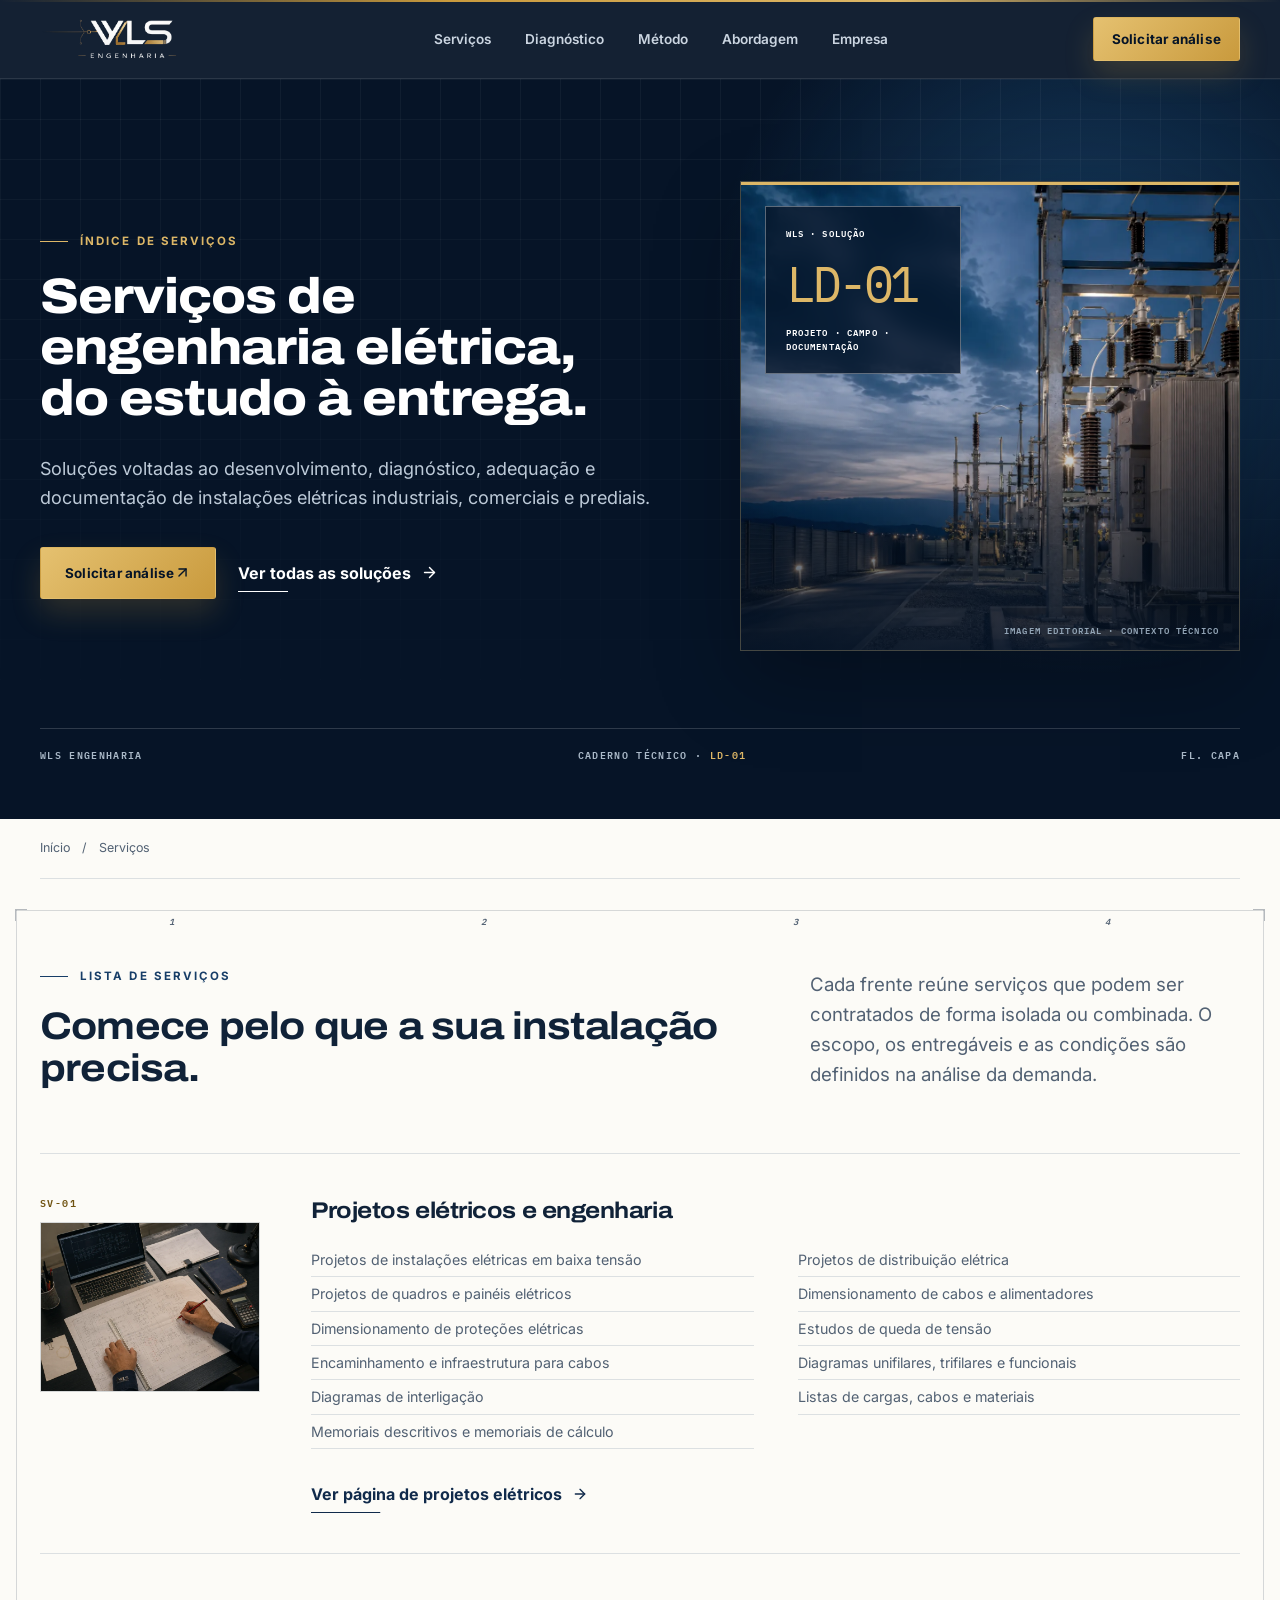
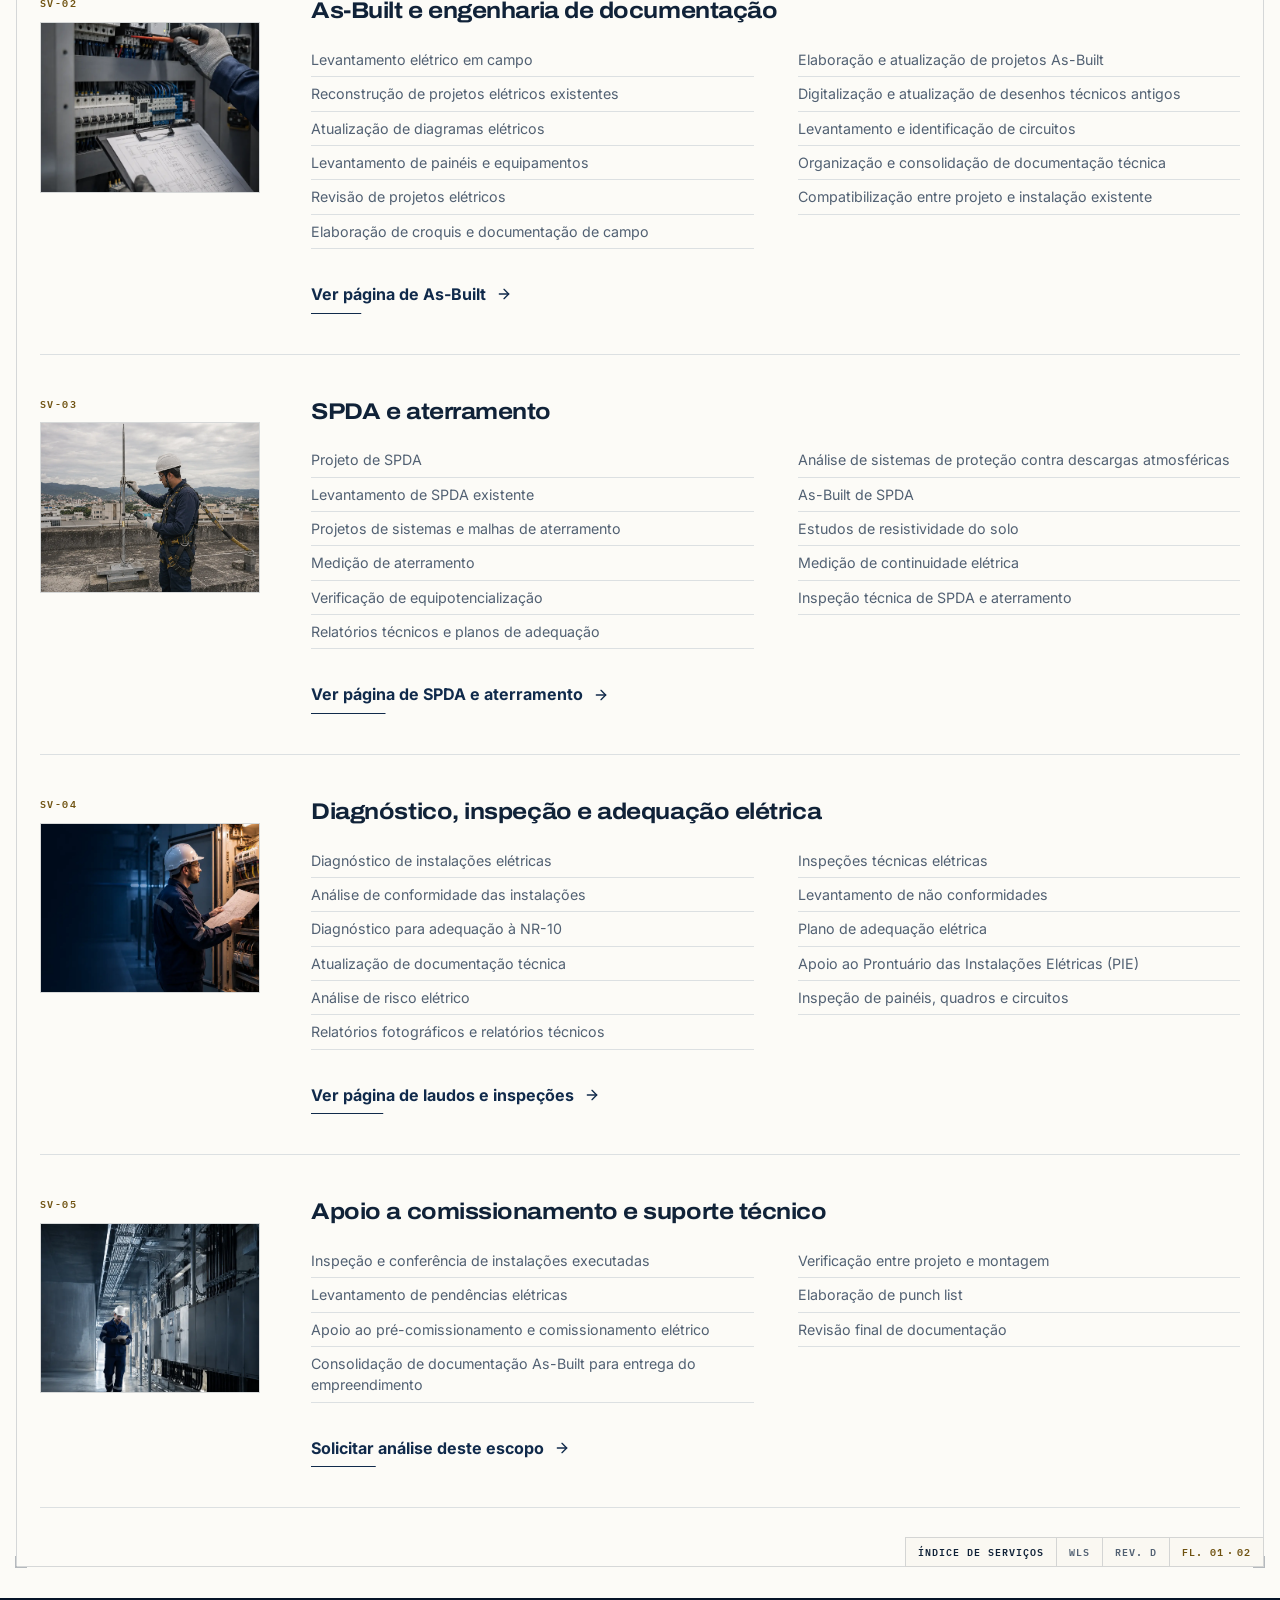
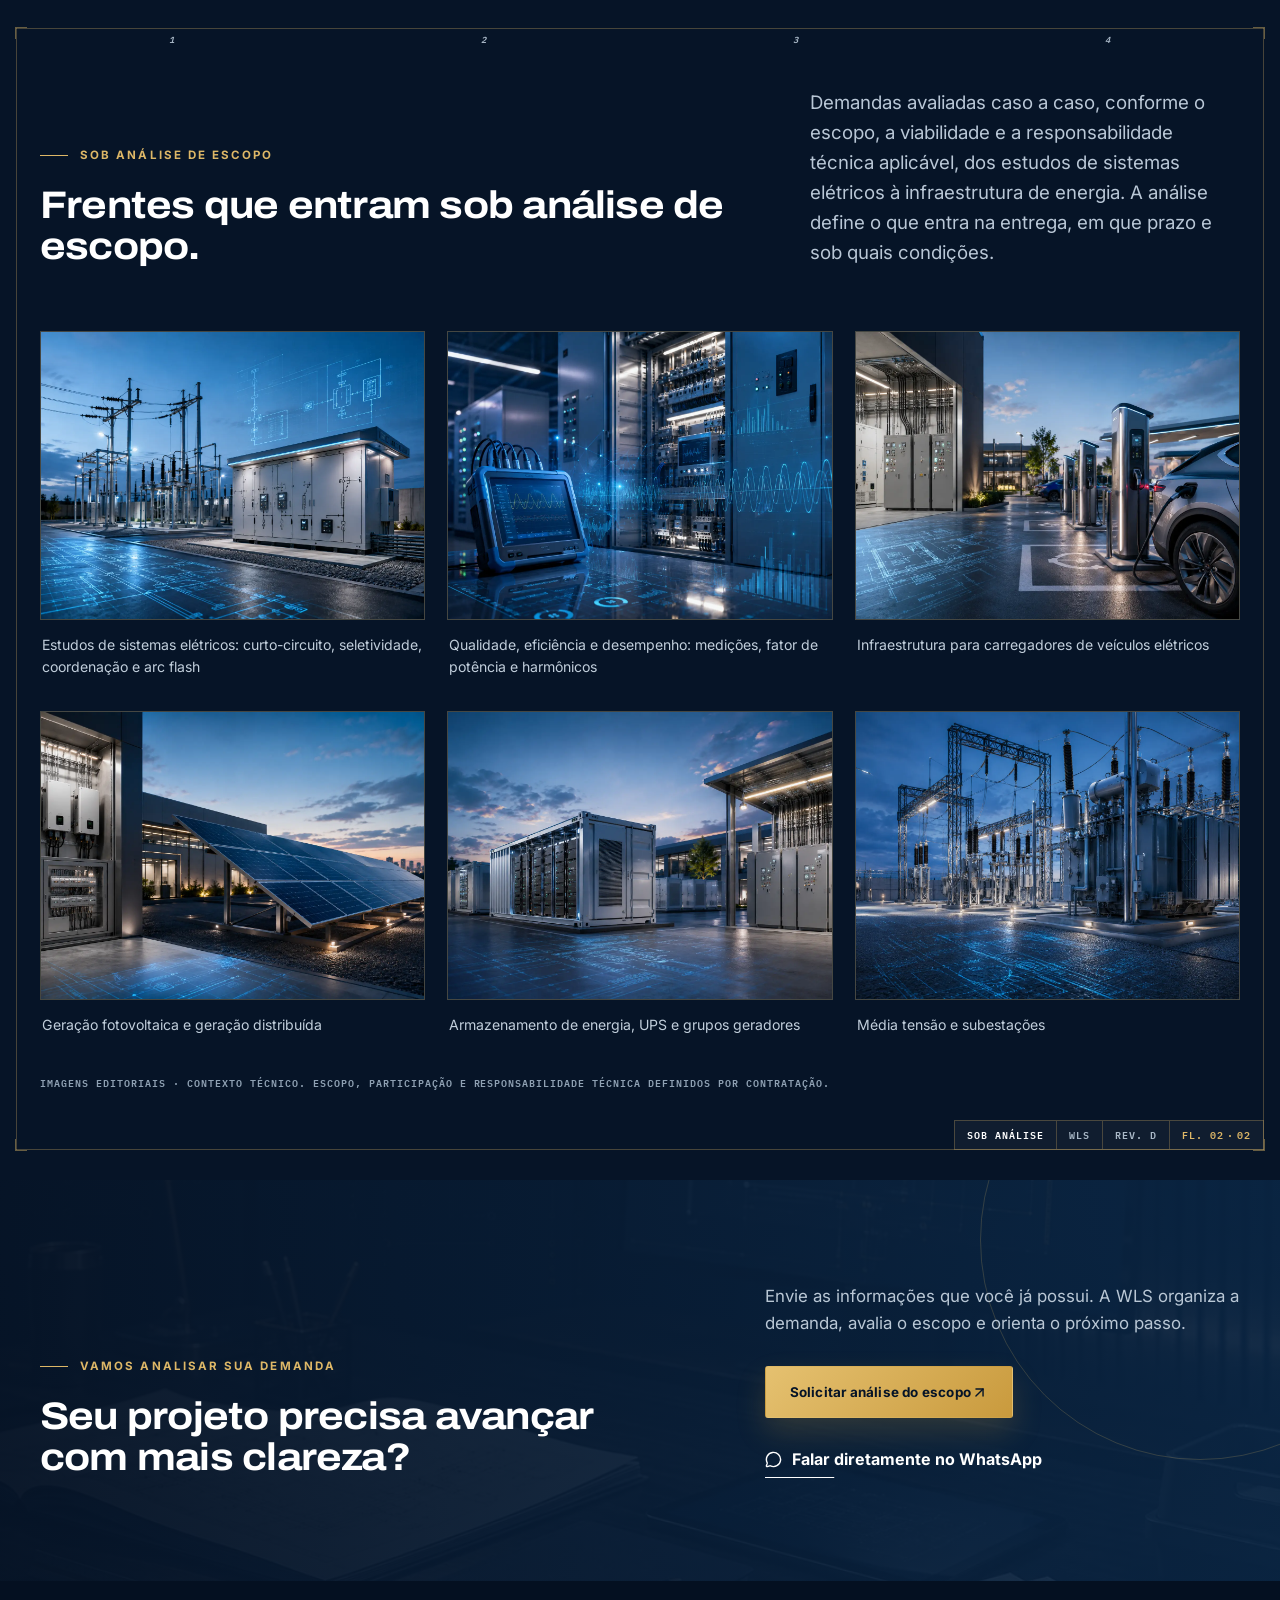
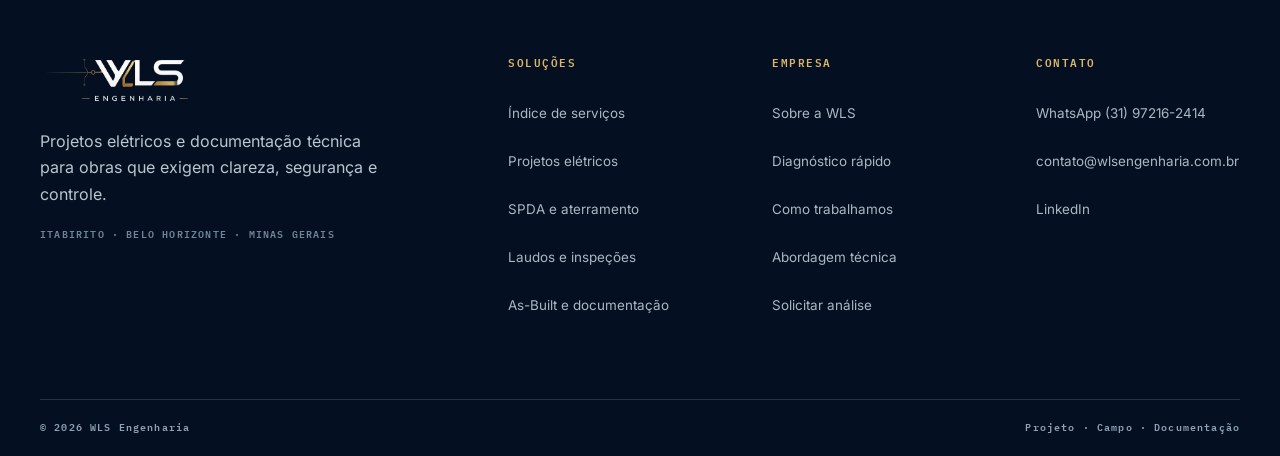
<file: servicos/index.html>
<!DOCTYPE html><html lang="pt-BR" class="sem-js"><head><meta charSet="utf-8"/><meta name="viewport" content="width=device-width, initial-scale=1"/><link rel="preload" as="image" imageSrcSet="/assets/logo-wls.webp 640w, /assets/logo-wls.webp 750w, /assets/logo-wls.webp 828w, /assets/logo-wls.webp 1080w, /assets/logo-wls.webp 1200w" fetchPriority="high"/><link rel="preload" as="image" href="/assets/v4/wls-subestacao-campo.webp" imageSizes="(max-width: 900px) 100vw, 44vw" fetchPriority="high"/><link rel="stylesheet" href="/assets/index-D2U5-zsG.css" data-rsc-css-href="/assets/index-D2U5-zsG.css" data-precedence="vite-rsc/importer-resources"/><link rel="modulepreload" href="/assets/layout-segment-context-Bzi3o09Q.js" crossorigin=""/><link rel="modulepreload" href="/assets/rolldown-runtime-S-ySWqyJ.js" crossorigin=""/><link rel="modulepreload" href="/assets/index-BlXXLMjL.js" crossorigin=""/><link rel="modulepreload" href="/assets/framework-CXnKph_e.js" crossorigin=""/><link rel="modulepreload" href="/assets/reveal-root-D2rXjSFB.js" crossorigin=""/><link rel="modulepreload" href="/assets/header-Va7LnSoX.js" crossorigin=""/><link rel="modulepreload" href="/assets/image-WnvTXEYb.js" crossorigin=""/><link rel="modulepreload" href="/assets/message-circle-Bdez7fyd.js" crossorigin=""/><link rel="modulepreload" href="/assets/Icon-C6gSHICf.js" crossorigin=""/><title>Serviços de Engenharia Elétrica em Itabirito e BH | WLS Engenharia</title><meta name="description" content="Índice dos serviços de engenharia elétrica da WLS: projetos de baixa tensão, As-Built e documentação, SPDA e aterramento, diagnóstico e adequação, e apoio a comissionamento. Itabirito, BH e região."/><meta name="keywords" content="projeto elétrico Minas Gerais,projeto SPDA,laudo elétrico,laudo SPDA,as-built elétrico,documentação técnica"/><meta property="og:title" content="Serviços de Engenharia Elétrica em Itabirito e BH"/><meta property="og:description" content="Índice dos serviços de engenharia elétrica da WLS: projetos de baixa tensão, As-Built e documentação, SPDA e aterramento, diagnóstico e adequação, e apoio a comissionamento. Itabirito, BH e região."/><meta property="og:url" content="https://www.wlsengenharia.com.br/servicos"/><meta property="og:site_name" content="WLS Engenharia"/><meta property="og:type" content="website"/><meta property="og:locale" content="pt_BR"/><meta property="og:image" content="https://www.wlsengenharia.com.br/assets/og/og-wls.jpg"/><meta property="og:image:width" content="1200"/><meta property="og:image:height" content="630"/><meta property="og:image:alt" content="WLS Engenharia — projetos elétricos, SPDA e As-Built"/><meta name="twitter:card" content="summary_large_image"/><meta name="twitter:title" content="Serviços de Engenharia Elétrica em Itabirito e BH"/><meta name="twitter:description" content="Índice dos serviços de engenharia elétrica da WLS: projetos de baixa tensão, As-Built e documentação, SPDA e aterramento, diagnóstico e adequação, e apoio a comissionamento. Itabirito, BH e região."/><meta name="twitter:image" content="https://www.wlsengenharia.com.br/assets/og/og-wls.jpg"/><link rel="shortcut icon" href="https://www.wlsengenharia.com.br/favicon.ico"/><link rel="icon" href="https://www.wlsengenharia.com.br/favicon.svg" type="image/svg+xml"/><link rel="icon" href="https://www.wlsengenharia.com.br/favicon.ico" sizes="32x32"/><link rel="apple-touch-icon" href="https://www.wlsengenharia.com.br/apple-touch-icon.png"/><link rel="canonical" href="https://www.wlsengenharia.com.br/servicos"/><script>self.__VINEXT_RSC_PARAMS__={}</script><script>self.__VINEXT_RSC_NAV__={"pathname":"/servicos","searchParams":[]}</script><link rel="modulepreload" href="/assets/index-BlXXLMjL.js" />
</head><body><div class="scroll-progress" aria-hidden="true"></div><a class="skip-link" href="#conteudo">Pular para o conteúdo</a><header class="site-header"><div class="container header-inner"><a href="/" class="brand" aria-label="WLS Engenharia — início"><img src="/assets/logo-wls.webp" alt="WLS Engenharia" width="846" height="260" loading="eager" fetchPriority="high" decoding="async" srcSet="/assets/logo-wls.webp 640w, /assets/logo-wls.webp 750w, /assets/logo-wls.webp 828w, /assets/logo-wls.webp 1080w, /assets/logo-wls.webp 1200w" data-nimg="1"/></a><nav class="desktop-nav" aria-label="Navegação principal"><a href="/servicos">Serviços</a><a href="/#diagnostico">Diagnóstico</a><a href="/#metodo">Método</a><a href="/#experiencia">Abordagem</a><a href="/empresa">Empresa</a></nav><a href="/contato" class="button button-gold header-cta">Solicitar análise</a><a class="header-whats" href="https://wa.me/5531972162414?text=Ol%C3%A1%21%20Vim%20pelo%20site%20da%20WLS%20e%20quero%20falar%20sobre%20uma%20demanda%20de%20engenharia%20el%C3%A9trica." target="_blank" rel="noreferrer" aria-label="Falar no WhatsApp"><svg xmlns="http://www.w3.org/2000/svg" width="20" height="20" viewBox="0 0 24 24" fill="none" stroke="currentColor" stroke-width="2" stroke-linecap="round" stroke-linejoin="round" class="lucide lucide-message-circle" aria-hidden="true"><path d="M2.992 16.342a2 2 0 0 1 .094 1.167l-1.065 3.29a1 1 0 0 0 1.236 1.168l3.413-.998a2 2 0 0 1 1.099.092 10 10 0 1 0-4.777-4.719"></path></svg><span class="header-whats-text">WhatsApp</span></a><button type="button" class="mobile-menu-button" aria-label="Abrir menu" aria-expanded="false" aria-controls="mobile-navigation"><svg xmlns="http://www.w3.org/2000/svg" width="22" height="22" viewBox="0 0 24 24" fill="none" stroke="currentColor" stroke-width="2" stroke-linecap="round" stroke-linejoin="round" class="lucide lucide-menu" aria-hidden="true"><path d="M4 5h16"></path><path d="M4 12h16"></path><path d="M4 19h16"></path></svg></button><nav id="mobile-navigation" class="mobile-nav" aria-label="Navegação móvel" aria-hidden="true"><a href="/servicos">Serviços</a><a href="/#diagnostico">Diagnóstico</a><a href="/#metodo">Método</a><a href="/#experiencia">Abordagem</a><a href="/empresa">Empresa</a><a href="/contato">Solicitar análise</a></nav></div></header><main id="conteudo" tabindex="-1"><section class="page-hero"><div class="blueprint-grid" aria-hidden="true"></div><div class="container page-hero-grid"><div><p class="eyebrow eyebrow-gold">Índice de serviços</p><h1>Serviços de engenharia elétrica, do estudo à entrega.</h1><p class="page-hero-lead">Soluções voltadas ao desenvolvimento, diagnóstico, adequação e documentação de instalações elétricas industriais, comerciais e prediais.</p><div class="button-row"><a href="/contato" class="button button-gold">Solicitar análise<svg xmlns="http://www.w3.org/2000/svg" width="17" height="17" viewBox="0 0 24 24" fill="none" stroke="currentColor" stroke-width="2" stroke-linecap="round" stroke-linejoin="round" class="lucide lucide-arrow-up-right" aria-hidden="true"><path d="M7 7h10v10"></path><path d="M7 17 17 7"></path></svg></a><a href="/#entregaveis" class="text-link text-link-light">Ver todas as soluções <svg xmlns="http://www.w3.org/2000/svg" width="17" height="17" viewBox="0 0 24 24" fill="none" stroke="currentColor" stroke-width="2" stroke-linecap="round" stroke-linejoin="round" class="lucide lucide-arrow-right" aria-hidden="true"><path d="M5 12h14"></path><path d="m12 5 7 7-7 7"></path></svg></a></div></div><figure class="page-hero-media"><img src="/assets/v4/wls-subestacao-campo.webp" alt="Imagem editorial de subestação elétrica e painéis ao entardecer" loading="eager" fetchPriority="high" decoding="async" sizes="(max-width: 900px) 100vw, 44vw" data-nimg="fill" style="position:absolute;inset:0;width:100%;height:100%;object-fit:cover"/><figcaption>Imagem editorial · contexto técnico</figcaption><div class="technical-stamp" aria-label="Referência do serviço LD-01"><span>WLS · SOLUÇÃO</span><strong>LD-01</strong><span>PROJETO · CAMPO · DOCUMENTAÇÃO</span></div></figure></div><div class="container page-hero-rail"><span>WLS Engenharia</span><span>Caderno técnico · <strong>LD-01</strong></span><span>FL. Capa</span></div></section><nav class="breadcrumbs container" aria-label="Trilha de navegação"><a href="/">Início</a><span aria-hidden="true">/</span><span aria-current="page">Serviços</span></nav><section class="prancha section" data-reveal="true"><div class="prancha-moldura" aria-hidden="true"><span class="prancha-lateral prancha-lateral-e"></span><span class="prancha-lateral prancha-lateral-d"></span><span class="prancha-coords prancha-coords-t"><i>1</i><i>2</i><i>3</i><i>4</i></span><span class="prancha-coords prancha-coords-e"><i>A</i><i>B</i><i>C</i></span><span class="prancha-tick prancha-tick-se"></span><span class="prancha-tick prancha-tick-sd"></span><span class="prancha-tick prancha-tick-ie"></span><span class="prancha-tick prancha-tick-id"></span></div><div class="prancha-conteudo"><div class="container"><div class="catalog-heading"><div><p class="eyebrow">Lista de serviços</p><h2>Comece pelo que a sua instalação precisa.</h2></div><p class="section-lead">Cada frente reúne serviços que podem ser contratados de forma isolada ou combinada. O escopo, os entregáveis e as condições são definidos na análise da demanda.</p></div><div class="catalog-list"><article class="catalog-item" data-reveal="true"><div class="catalog-info"><p class="catalog-code">SV-01</p><figure class="catalog-thumb"><img src="/assets/v3/wls-project-design.webp" alt="Imagem editorial de desenvolvimento de projeto elétrico" loading="lazy" decoding="async" sizes="(max-width: 900px) 44vw, 220px" data-nimg="fill" style="position:absolute;inset:0;width:100%;height:100%;object-fit:cover"/></figure></div><div><h3>Projetos elétricos e engenharia</h3><ul class="catalog-itens"><li>Projetos de instalações elétricas em baixa tensão</li><li>Projetos de distribuição elétrica</li><li>Projetos de quadros e painéis elétricos</li><li>Dimensionamento de cabos e alimentadores</li><li>Dimensionamento de proteções elétricas</li><li>Estudos de queda de tensão</li><li>Encaminhamento e infraestrutura para cabos</li><li>Diagramas unifilares, trifilares e funcionais</li><li>Diagramas de interligação</li><li>Listas de cargas, cabos e materiais</li><li>Memoriais descritivos e memoriais de cálculo</li></ul><a class="text-link" href="/projetos-eletricos">Ver página de projetos elétricos<svg xmlns="http://www.w3.org/2000/svg" width="16" height="16" viewBox="0 0 24 24" fill="none" stroke="currentColor" stroke-width="2" stroke-linecap="round" stroke-linejoin="round" class="lucide lucide-arrow-right" aria-hidden="true"><path d="M5 12h14"></path><path d="m12 5 7 7-7 7"></path></svg></a></div></article><article class="catalog-item" data-reveal="true"><div class="catalog-info"><p class="catalog-code">SV-02</p><figure class="catalog-thumb"><img src="/assets/v4/wls-conferencia-painel.webp" alt="Imagem editorial de conferência de diagrama elétrico junto ao quadro" loading="lazy" decoding="async" sizes="(max-width: 900px) 44vw, 220px" data-nimg="fill" style="position:absolute;inset:0;width:100%;height:100%;object-fit:cover"/></figure></div><div><h3>As-Built e engenharia de documentação</h3><ul class="catalog-itens"><li>Levantamento elétrico em campo</li><li>Elaboração e atualização de projetos As-Built</li><li>Reconstrução de projetos elétricos existentes</li><li>Digitalização e atualização de desenhos técnicos antigos</li><li>Atualização de diagramas elétricos</li><li>Levantamento e identificação de circuitos</li><li>Levantamento de painéis e equipamentos</li><li>Organização e consolidação de documentação técnica</li><li>Revisão de projetos elétricos</li><li>Compatibilização entre projeto e instalação existente</li><li>Elaboração de croquis e documentação de campo</li></ul><a class="text-link" href="/as-built-documentacao">Ver página de As-Built<svg xmlns="http://www.w3.org/2000/svg" width="16" height="16" viewBox="0 0 24 24" fill="none" stroke="currentColor" stroke-width="2" stroke-linecap="round" stroke-linejoin="round" class="lucide lucide-arrow-right" aria-hidden="true"><path d="M5 12h14"></path><path d="m12 5 7 7-7 7"></path></svg></a></div></article><article class="catalog-item" data-reveal="true"><div class="catalog-info"><p class="catalog-code">SV-03</p><figure class="catalog-thumb"><img src="/assets/v3/wls-spda-field.webp" alt="Imagem editorial de sistema de proteção contra descargas" loading="lazy" decoding="async" sizes="(max-width: 900px) 44vw, 220px" data-nimg="fill" style="position:absolute;inset:0;width:100%;height:100%;object-fit:cover"/></figure></div><div><h3>SPDA e aterramento</h3><ul class="catalog-itens"><li>Projeto de SPDA</li><li>Análise de sistemas de proteção contra descargas atmosféricas</li><li>Levantamento de SPDA existente</li><li>As-Built de SPDA</li><li>Projetos de sistemas e malhas de aterramento</li><li>Estudos de resistividade do solo</li><li>Medição de aterramento</li><li>Medição de continuidade elétrica</li><li>Verificação de equipotencialização</li><li>Inspeção técnica de SPDA e aterramento</li><li>Relatórios técnicos e planos de adequação</li></ul><a class="text-link" href="/spda-aterramento">Ver página de SPDA e aterramento<svg xmlns="http://www.w3.org/2000/svg" width="16" height="16" viewBox="0 0 24 24" fill="none" stroke="currentColor" stroke-width="2" stroke-linecap="round" stroke-linejoin="round" class="lucide lucide-arrow-right" aria-hidden="true"><path d="M5 12h14"></path><path d="m12 5 7 7-7 7"></path></svg></a></div></article><article class="catalog-item" data-reveal="true"><div class="catalog-info"><p class="catalog-code">SV-04</p><figure class="catalog-thumb"><img src="/assets/v4/wls-inspecao-quadro.webp" alt="Imagem editorial de inspeção de quadro elétrico com desenho em mãos" loading="lazy" decoding="async" sizes="(max-width: 900px) 44vw, 220px" data-nimg="fill" style="position:absolute;inset:0;width:100%;height:100%;object-fit:cover"/></figure></div><div><h3>Diagnóstico, inspeção e adequação elétrica</h3><ul class="catalog-itens"><li>Diagnóstico de instalações elétricas</li><li>Inspeções técnicas elétricas</li><li>Análise de conformidade das instalações</li><li>Levantamento de não conformidades</li><li>Diagnóstico para adequação à NR-10</li><li>Plano de adequação elétrica</li><li>Atualização de documentação técnica</li><li>Apoio ao Prontuário das Instalações Elétricas (PIE)</li><li>Análise de risco elétrico</li><li>Inspeção de painéis, quadros e circuitos</li><li>Relatórios fotográficos e relatórios técnicos</li></ul><a class="text-link" href="/laudos-inspecoes">Ver página de laudos e inspeções<svg xmlns="http://www.w3.org/2000/svg" width="16" height="16" viewBox="0 0 24 24" fill="none" stroke="currentColor" stroke-width="2" stroke-linecap="round" stroke-linejoin="round" class="lucide lucide-arrow-right" aria-hidden="true"><path d="M5 12h14"></path><path d="m12 5 7 7-7 7"></path></svg></a></div></article><article class="catalog-item" data-reveal="true"><div class="catalog-info"><p class="catalog-code">SV-05</p><figure class="catalog-thumb"><img src="/assets/v4/wls-galeria-eletrica.webp" alt="Imagem editorial de verificação de painéis em galeria elétrica industrial" loading="lazy" decoding="async" sizes="(max-width: 900px) 44vw, 220px" data-nimg="fill" style="position:absolute;inset:0;width:100%;height:100%;object-fit:cover"/></figure></div><div><h3>Apoio a comissionamento e suporte técnico</h3><ul class="catalog-itens"><li>Inspeção e conferência de instalações executadas</li><li>Verificação entre projeto e montagem</li><li>Levantamento de pendências elétricas</li><li>Elaboração de punch list</li><li>Apoio ao pré-comissionamento e comissionamento elétrico</li><li>Revisão final de documentação</li><li>Consolidação de documentação As-Built para entrega do empreendimento</li></ul><a class="text-link" href="/contato">Solicitar análise deste escopo<svg xmlns="http://www.w3.org/2000/svg" width="16" height="16" viewBox="0 0 24 24" fill="none" stroke="currentColor" stroke-width="2" stroke-linecap="round" stroke-linejoin="round" class="lucide lucide-arrow-right" aria-hidden="true"><path d="M5 12h14"></path><path d="m12 5 7 7-7 7"></path></svg></a></div></article></div></div></div><p class="prancha-carimbo"><span class="prancha-carimbo-titulo">Índice de serviços</span><span class="prancha-carimbo-marca">WLS</span><span class="prancha-carimbo-rev">REV. D</span><span class="prancha-carimbo-folha">FL. <!-- -->01<span aria-hidden="true">·</span>02</span></p></section><section class="prancha prancha-escura section section-navy" data-reveal="true"><div class="prancha-moldura" aria-hidden="true"><span class="prancha-lateral prancha-lateral-e"></span><span class="prancha-lateral prancha-lateral-d"></span><span class="prancha-coords prancha-coords-t"><i>1</i><i>2</i><i>3</i><i>4</i></span><span class="prancha-coords prancha-coords-e"><i>A</i><i>B</i><i>C</i></span><span class="prancha-tick prancha-tick-se"></span><span class="prancha-tick prancha-tick-sd"></span><span class="prancha-tick prancha-tick-ie"></span><span class="prancha-tick prancha-tick-id"></span></div><div class="prancha-conteudo"><div class="container"><div class="catalog-heading"><div><p class="eyebrow eyebrow-gold">Sob análise de escopo</p><h2 class="catalog-heading-light">Frentes que entram sob análise de escopo.</h2></div><p class="section-lead">Demandas avaliadas caso a caso, conforme o escopo, a viabilidade e a responsabilidade técnica aplicável, dos estudos de sistemas elétricos à infraestrutura de energia. A análise define o que entra na entrega, em que prazo e sob quais condições.</p></div><div class="catalog-especiais"><figure data-reveal="true"><div class="catalog-especiais-media"><img src="/assets/v4/wls-estudos-diagrama.webp" alt="Imagem editorial de subestação com diagrama unifilar sobreposto" loading="lazy" decoding="async" sizes="(max-width: 900px) 92vw, 24vw" data-nimg="fill" style="position:absolute;inset:0;width:100%;height:100%;object-fit:cover"/></div><figcaption>Estudos de sistemas elétricos: curto-circuito, seletividade, coordenação e arc flash</figcaption></figure><figure data-reveal="true"><div class="catalog-especiais-media"><img src="/assets/v4/wls-qualidade-energia.webp" alt="Imagem editorial de análise de qualidade de energia em painel elétrico" loading="lazy" decoding="async" sizes="(max-width: 900px) 92vw, 24vw" data-nimg="fill" style="position:absolute;inset:0;width:100%;height:100%;object-fit:cover"/></div><figcaption>Qualidade, eficiência e desempenho: medições, fator de potência e harmônicos</figcaption></figure><figure data-reveal="true"><div class="catalog-especiais-media"><img src="/assets/v4/wls-ev-carregadores.webp" alt="Imagem editorial de estação de recarga de veículos elétricos" loading="lazy" decoding="async" sizes="(max-width: 900px) 92vw, 24vw" data-nimg="fill" style="position:absolute;inset:0;width:100%;height:100%;object-fit:cover"/></div><figcaption>Infraestrutura para carregadores de veículos elétricos</figcaption></figure><figure data-reveal="true"><div class="catalog-especiais-media"><img src="/assets/v4/wls-solar-fv.webp" alt="Imagem editorial de sistema fotovoltaico em cobertura" loading="lazy" decoding="async" sizes="(max-width: 900px) 92vw, 24vw" data-nimg="fill" style="position:absolute;inset:0;width:100%;height:100%;object-fit:cover"/></div><figcaption>Geração fotovoltaica e geração distribuída</figcaption></figure><figure data-reveal="true"><div class="catalog-especiais-media"><img src="/assets/v4/wls-armazenamento-bess.webp" alt="Imagem editorial de sistema de armazenamento de energia" loading="lazy" decoding="async" sizes="(max-width: 900px) 92vw, 24vw" data-nimg="fill" style="position:absolute;inset:0;width:100%;height:100%;object-fit:cover"/></div><figcaption>Armazenamento de energia, UPS e grupos geradores</figcaption></figure><figure data-reveal="true"><div class="catalog-especiais-media"><img src="/assets/v4/wls-subestacao-mt.webp" alt="Imagem editorial de subestação de média tensão com transformadores" loading="lazy" decoding="async" sizes="(max-width: 900px) 92vw, 24vw" data-nimg="fill" style="position:absolute;inset:0;width:100%;height:100%;object-fit:cover"/></div><figcaption>Média tensão e subestações</figcaption></figure></div><p class="catalog-nota">Imagens editoriais · contexto técnico. Escopo, participação e responsabilidade técnica definidos por contratação.</p></div></div><p class="prancha-carimbo"><span class="prancha-carimbo-titulo">Sob análise</span><span class="prancha-carimbo-marca">WLS</span><span class="prancha-carimbo-rev">REV. D</span><span class="prancha-carimbo-folha">FL. <!-- -->02<span aria-hidden="true">·</span>02</span></p></section><section class="cta-band"><div class="container cta-grid"><div><p class="eyebrow eyebrow-gold">Vamos analisar sua demanda</p><h2>Seu projeto precisa avançar com mais clareza?</h2></div><div><p>Envie as informações que você já possui. A WLS organiza a demanda, avalia o escopo e orienta o próximo passo.</p><div class="button-row"><a class="button button-gold" href="/contato">Solicitar análise do escopo<svg xmlns="http://www.w3.org/2000/svg" width="17" height="17" viewBox="0 0 24 24" fill="none" stroke="currentColor" stroke-width="2" stroke-linecap="round" stroke-linejoin="round" class="lucide lucide-arrow-up-right" aria-hidden="true"><path d="M7 7h10v10"></path><path d="M7 17 17 7"></path></svg></a><a class="text-link text-link-light" href="https://wa.me/5531972162414?text=Ol%C3%A1%21%20Quero%20falar%20sobre%20uma%20demanda%20de%20engenharia%20el%C3%A9trica." target="_blank" rel="noreferrer"><svg xmlns="http://www.w3.org/2000/svg" width="17" height="17" viewBox="0 0 24 24" fill="none" stroke="currentColor" stroke-width="2" stroke-linecap="round" stroke-linejoin="round" class="lucide lucide-message-circle" aria-hidden="true"><path d="M2.992 16.342a2 2 0 0 1 .094 1.167l-1.065 3.29a1 1 0 0 0 1.236 1.168l3.413-.998a2 2 0 0 1 1.099.092 10 10 0 1 0-4.777-4.719"></path></svg>Falar diretamente no WhatsApp</a></div></div></div></section></main><footer class="site-footer"><div class="container footer-grid"><div class="footer-brand"><img src="/assets/logo-wls.webp" alt="WLS Engenharia" width="846" height="260" loading="lazy" decoding="async" srcSet="/assets/logo-wls.webp 640w, /assets/logo-wls.webp 750w, /assets/logo-wls.webp 828w, /assets/logo-wls.webp 1080w, /assets/logo-wls.webp 1200w" data-nimg="1"/><p>Projetos elétricos e documentação técnica para obras que exigem clareza, segurança e controle.</p><span>Itabirito · Belo Horizonte · Minas Gerais</span></div><div><p class="footer-title">Soluções</p><ul><li><a href="/servicos">Índice de serviços</a></li><li><a href="/projetos-eletricos">Projetos elétricos</a></li><li><a href="/spda-aterramento">SPDA e aterramento</a></li><li><a href="/laudos-inspecoes">Laudos e inspeções</a></li><li><a href="/as-built-documentacao">As-Built e documentação</a></li></ul></div><div><p class="footer-title">Empresa</p><ul><li><a href="/empresa">Sobre a WLS</a></li><li><a href="/#diagnostico">Diagnóstico rápido</a></li><li><a href="/#metodo">Como trabalhamos</a></li><li><a href="/#experiencia">Abordagem técnica</a></li><li><a href="/contato">Solicitar análise</a></li></ul></div><div><p class="footer-title">Contato</p><ul><li><a href="https://wa.me/5531972162414">WhatsApp (31) 97216-2414</a></li><li><a href="mailto:contato@wlsengenharia.com.br">contato@wlsengenharia.com.br</a></li><li><a href="https://www.linkedin.com/in/wesley-souza-projetista/" target="_blank" rel="noreferrer">LinkedIn</a></li></ul></div></div><div class="container footer-bottom"><span>© 2026 WLS Engenharia</span><span>Projeto · Campo · Documentação</span></div></footer><script type="application/ld+json">{"@context":"https://schema.org","@type":"ProfessionalService","@id":"https://www.wlsengenharia.com.br/#organizacao","name":"WLS Engenharia","url":"https://www.wlsengenharia.com.br","description":"Projetos elétricos, SPDA, laudos e As-Built com experiência de campo e documentação organizada. Atendimento em Itabirito, Belo Horizonte e região.","telephone":"+5531972162414","email":"contato@wlsengenharia.com.br","image":"https://www.wlsengenharia.com.br/assets/og/og-wls.jpg","logo":"https://www.wlsengenharia.com.br/assets/logo-wls.webp","address":{"@type":"PostalAddress","addressLocality":"Itabirito","addressRegion":"MG","addressCountry":"BR"},"areaServed":[{"@type":"City","name":"Itabirito"},{"@type":"City","name":"Belo Horizonte"},{"@type":"AdministrativeArea","name":"Minas Gerais"}],"knowsAbout":["Projeto elétrico de baixa tensão","SPDA e aterramento","Laudos e inspeções elétricas","As-Built e documentação técnica"],"founder":{"@type":"Person","name":"Wesley Lopes Vieira Souza","jobTitle":"Projetista Elétrico"},"sameAs":["https://www.linkedin.com/in/wesley-souza-projetista/"]}</script><script id="_R_">import("/assets/index-BlXXLMjL.js")</script></body></html><script>self.__VINEXT_RSC_CHUNKS__=self.__VINEXT_RSC_CHUNKS__||[];self.__VINEXT_RSC_CHUNKS__.push("2:I[\"7bf27b718a6e\",[],\"default\",1]\n3:I[\"b75c13210077\",[],\"default\",1]\n4:I[\"8c0f216c4604\",[],\"Children\",1]\n5:I[\"9fb86276be8f\",[],\"default\",1]\n:HL[\"/assets/index-D2U5-zsG.css\",\"style\"]\n")</script><script>self.__VINEXT_RSC_CHUNKS__=self.__VINEXT_RSC_CHUNKS__||[];self.__VINEXT_RSC_CHUNKS__.push("6:T453,{\"@context\":\"https://schema.org\",\"@type\":\"ProfessionalService\",\"@id\":\"https://www.wlsengenharia.com.br/#organizacao\",\"name\":\"WLS Engenharia\",\"url\":\"https://www.wlsengenharia.com.br\",\"description\":\"Projetos elétricos, SPDA, laudos e As-Built com experiência de campo e documentação organizada. Atendimento em Itabirito, Belo Horizonte e região.\",\"telephone\":\"+5531972162414\",\"email\":\"contato@wlsengenharia.com.br\",\"image\":\"https://www.wlsengenharia.com.br/assets/og/og-wls.jpg\",\"logo\":\"https://www.wlsengenharia.com.br/assets/logo-wls.webp\",\"address\":{\"@type\":\"PostalAddress\",\"addressLocality\":\"Itabirito\",\"addressRegion\":\"MG\",\"addressCountry\":\"BR\"},\"areaServed\":[{\"@type\":\"City\",\"name\":\"Itabirito\"},{\"@type\":\"City\",\"name\":\"Belo Horizonte\"},{\"@type\":\"AdministrativeArea\",\"name\":\"Minas Gerais\"}],\"knowsAbout\":[\"Projeto elétrico de baixa tensão\",\"SPDA e aterramento\",\"Laudos e inspeções elétricas\",\"As-Built e documentação técnica\"],\"founder\":{\"@type\":\"Person\",\"name\":\"Wesley Lopes Vieira Souza\",\"jobTitle\":\"Projetista Elétrico\"},\"sameAs\":[\"https://www.linkedin.com/in/wesley-souza-projetista/\"]}0:{\"__route\":\"route:/servicos\",\"__interceptionContext\":null,\"__layoutIds\":[\"layout:/\"],\"__rootLayout\":\"/\",\"page:/servicos\":\"$L1\",\"layout:/\":[[[[\"$\",\"link\",\"css:/assets/index-D2U5-zsG.css\",{\"rel\":\"stylesheet\",\"precedence\":\"vite-rsc/importer-resources\",\"href\":\"/assets/index-D2U5-zsG.css\",\"data-rsc-css-href\":\"/assets/index-D2U5-zsG.css\"}],\"$undefined\"],[\"$\",\"html\",null,{\"lang\":\"pt-BR\",\"className\":\"sem-js\",\"children\":[\"$\",\"body\",null,{\"children\":[[\"$\",\"$L2\",null,{}],[\"$\",\"div\",null,{\"className\":\"scroll-progress\",\"aria-hidden\":\"true\"}],[\"$\",\"a\",null,{\"className\":\"skip-link\",\"href\":\"#conteudo\",\"children\":\"Pular para o conteúdo\"}],[\"$\",\"$L3\",null,{}],[\"$\",\"$L4\",null,{}],[\"$\",\"footer\",null,{\"className\":\"site-footer\",\"children\":[[\"$\",\"div\",null,{\"className\":\"container footer-grid\",\"children\":[[\"$\",\"div\",null,{\"className\":\"footer-brand\",\"children\":[[\"$\",\"$L5\",null,{\"src\":\"/assets/logo-wls.webp\",\"alt\":\"WLS Engenharia\",\"width\":846,\"height\":260,\"unoptimized\":true}],[\"$\",\"p\",null,{\"children\":\"Projetos elétricos e documentação técnica para obras que exigem clareza, segurança e controle.\"}],[\"$\",\"span\",null,{\"children\":\"Itabirito · Belo Horizonte · Minas Gerais\"}]]}],[\"$\",\"div\",null,{\"children\":[[\"$\",\"p\",null,{\"className\":\"footer-title\",\"children\":\"Soluções\"}],[\"$\",\"ul\",null,{\"children\":[[\"$\",\"li\",null,{\"children\":[\"$\",\"a\",null,{\"href\":\"/servicos\",\"children\":\"Índice de serviços\"}]}],[\"$\",\"li\",null,{\"children\":[\"$\",\"a\",null,{\"href\":\"/projetos-eletricos\",\"children\":\"Projetos elétricos\"}]}],[\"$\",\"li\",null,{\"children\":[\"$\",\"a\",null,{\"href\":\"/spda-aterramento\",\"children\":\"SPDA e aterramento\"}]}],[\"$\",\"li\",null,{\"children\":[\"$\",\"a\",null,{\"href\":\"/laudos-inspecoes\",\"children\":\"Laudos e inspeções\"}]}],[\"$\",\"li\",null,{\"children\":[\"$\",\"a\",null,{\"href\":\"/as-built-documentacao\",\"children\":\"As-Built e documentação\"}]}]]}]]}],[\"$\",\"div\",null,{\"children\":[[\"$\",\"p\",null,{\"className\":\"footer-title\",\"children\":\"Empresa\"}],[\"$\",\"ul\",null,{\"children\":[[\"$\",\"li\",null,{\"children\":[\"$\",\"a\",null,{\"href\":\"/empresa\",\"children\":\"Sobre a WLS\"}]}],[\"$\",\"li\",null,{\"children\":[\"$\",\"a\",null,{\"href\":\"/#diagnostico\",\"children\":\"Diagnóstico rápido\"}]}],[\"$\",\"li\",null,{\"children\":[\"$\",\"a\",null,{\"href\":\"/#metodo\",\"children\":\"Como trabalhamos\"}]}],[\"$\",\"li\",null,{\"children\":[\"$\",\"a\",null,{\"href\":\"/#experiencia\",\"children\":\"Abordagem técnica\"}]}],[\"$\",\"li\",null,{\"children\":[\"$\",\"a\",null,{\"href\":\"/contato\",\"children\":\"Solicitar análise\"}]}]]}]]}],[\"$\",\"div\",null,{\"children\":[[\"$\",\"p\",null,{\"className\":\"footer-title\",\"children\":\"Contato\"}],[\"$\",\"ul\",null,{\"children\":[[\"$\",\"li\",null,{\"children\":[\"$\",\"a\",null,{\"href\":\"https://wa.me/5531972162414\",\"children\":\"WhatsApp (31) 97216-2414\"}]}],[\"$\",\"li\",null,{\"children\":[\"$\",\"a\",null,{\"href\":\"mailto:contato@wlsengenharia.com.br\",\"children\":\"contato@wlsengenharia.com.br\"}]}],[\"$\",\"li\",null,{\"children\":[\"$\",\"a\",null,{\"href\":\"https://www.linkedin.com/in/wesley-souza-projetista/\",\"target\":\"_blank\",\"rel\":\"noreferrer\",\"children\":\"LinkedIn\"}]}]]}]]}]]}],[\"$\",\"div\",null,{\"className\":\"container footer-bottom\",\"children\":[[\"$\",\"span\",null,{\"children\":\"© 2026 WLS Engenharia\"}],[\"$\",\"span\",null,{\"children\":\"Projeto · Campo · Documentação\"}]]}]]}],[\"$\",\"script\",null,{\"type\":\"application/ld+json\",\"dangerouslySetInnerHTML\":{\"__html\":\"$6\"}}]]}]}]],\"$L7\"],\"route:/servicos\":\"$L8\",\"__layoutFlags\":{\"layout:/\":\"s\"},\"__artifactCompatibility\":{\"schemaVersion\":1,\"graphVersion\":\"app-route-graph:apsd5o1inh9s3\",\"deploymentVersion\":\"72b1fa7f-f4ed-49b3-a981-141f0950ca64\",\"appElementsSchemaVersion\":1,\"rscPayloadSchemaVersion\":1,\"rootBoundaryId\":\"/\",\"renderEpoch\":null}}\n")</script><script>self.__VINEXT_RSC_CHUNKS__=self.__VINEXT_RSC_CHUNKS__||[];self.__VINEXT_RSC_CHUNKS__.push("9:I[\"15c18cfaeeff\",[],\"LayoutSegmentProvider\",1]\na:I[\"8c0f216c4604\",[],\"Slot\",1]\nb:I[\"593f344dc510\",[],\"NotFoundBoundary\",1]\nc:I[\"339f946bc456\",[],\"default\",1]\n7:null\n")</script><script>self.__VINEXT_RSC_CHUNKS__=self.__VINEXT_RSC_CHUNKS__||[];self.__VINEXT_RSC_CHUNKS__.push("8:[[[\"$\",\"meta\",null,{\"charSet\":\"utf-8\"}],[[\"$\",\"title\",\"0\",{\"children\":\"Serviços de Engenharia Elétrica em Itabirito e BH | WLS Engenharia\"}],[\"$\",\"meta\",\"1\",{\"name\":\"description\",\"content\":\"Índice dos serviços de engenharia elétrica da WLS: projetos de baixa tensão, As-Built e documentação, SPDA e aterramento, diagnóstico e adequação, e apoio a comissionamento. Itabirito, BH e região.\"}],[\"$\",\"meta\",\"2\",{\"name\":\"keywords\",\"content\":\"projeto elétrico Minas Gerais,projeto SPDA,laudo elétrico,laudo SPDA,as-built elétrico,documentação técnica\"}],[\"$\",\"meta\",\"3\",{\"property\":\"og:title\",\"content\":\"Serviços de Engenharia Elétrica em Itabirito e BH\"}],[\"$\",\"meta\",\"4\",{\"property\":\"og:description\",\"content\":\"Índice dos serviços de engenharia elétrica da WLS: projetos de baixa tensão, As-Built e documentação, SPDA e aterramento, diagnóstico e adequação, e apoio a comissionamento. Itabirito, BH e região.\"}],[\"$\",\"meta\",\"5\",{\"property\":\"og:url\",\"content\":\"https://www.wlsengenharia.com.br/servicos\"}],[\"$\",\"meta\",\"6\",{\"property\":\"og:site_name\",\"content\":\"WLS Engenharia\"}],[\"$\",\"meta\",\"7\",{\"property\":\"og:type\",\"content\":\"website\"}],[\"$\",\"meta\",\"8\",{\"property\":\"og:locale\",\"content\":\"pt_BR\"}],[\"$\",\"meta\",\"9\",{\"property\":\"og:image\",\"content\":\"https://www.wlsengenharia.com.br/assets/og/og-wls.jpg\"}],[\"$\",\"meta\",\"10\",{\"property\":\"og:image:width\",\"content\":\"1200\"}],[\"$\",\"meta\",\"11\",{\"property\":\"og:image:height\",\"content\":\"630\"}],[\"$\",\"meta\",\"12\",{\"property\":\"og:image:alt\",\"content\":\"WLS Engenharia — projetos elétricos, SPDA e As-Built\"}],[\"$\",\"meta\",\"13\",{\"name\":\"twitter:card\",\"content\":\"summary_large_image\"}],[\"$\",\"meta\",\"14\",{\"name\":\"twitter:title\",\"content\":\"Serviços de Engenharia Elétrica em Itabirito e BH\"}],[\"$\",\"meta\",\"15\",{\"name\":\"twitter:description\",\"content\":\"Índice dos serviços de engenharia elétrica da WLS: projetos de baixa tensão, As-Built e documentação, SPDA e aterramento, diagnóstico e adequação, e apoio a comissionamento. Itabirito, BH e região.\"}],[\"$\",\"meta\",\"16\",{\"name\":\"twitter:image\",\"content\":\"https://www.wlsengenharia.com.br/assets/og/og-wls.jpg\"}],[\"$\",\"link\",\"17\",{\"rel\":\"shortcut icon\",\"href\":\"https://www.wlsengenharia.com.br/favicon.ico\"}],[\"$\",\"link\",\"18\",{\"rel\":\"icon\",\"href\":\"https://www.wlsengenharia.com.br/favicon.svg\",\"type\":\"image/svg+xml\"}],[\"$\",\"link\",\"19\",{\"rel\":\"icon\",\"href\":\"https://www.wlsengenharia.com.br/favicon.ico\",\"sizes\":\"32x32\"}],[\"$\",\"link\",\"20\",{\"rel\":\"apple-touch-icon\",\"href\":\"https://www.wlsengenharia.com.br/apple-touch-icon.png\"}],[\"$\",\"link\",\"21\",{\"rel\":\"canonical\",\"href\":\"https://www.wlsengenharia.com.br/servicos\"}]],[[\"$\",\"meta\",\"0\",{\"name\":\"viewport\",\"content\":\"width=device-width, initial-scale=1\"}]]],[\"$\",\"$L9\",null,{\"segmentMap\":{\"children\":[\"servicos\"]},\"children\":[\"$\",\"$La\",null,{\"id\":\"layout:/\",\"parallelSlots\":\"$undefined\",\"children\":[\"$\",\"$Lb\",null,{\"resetKey\":\"servicos\",\"fallback\":[\"$\",\"main\",null,{\"id\":\"conteudo\",\"tabIndex\":-1,\"children\":[\"$\",\"section\",null,{\"className\":\"page-hero\",\"children\":[[\"$\",\"div\",null,{\"className\":\"blueprint-grid\",\"aria-hidden\":\"true\"}],[\"$\",\"div\",null,{\"className\":\"container page-hero-grid\",\"children\":[[\"$\",\"div\",null,{\"children\":[[\"$\",\"p\",null,{\"className\":\"eyebrow eyebrow-gold\",\"children\":\"Erro 404\"}],[\"$\",\"h1\",null,{\"children\":\"Esta página não foi encontrada.\"}],[\"$\",\"p\",null,{\"className\":\"page-hero-lead\",\"children\":\"O endereço pode ter mudado ou o link estar incorreto. As soluções da WLS Engenharia continuam disponíveis abaixo.\"}],[\"$\",\"div\",null,{\"className\":\"button-row\",\"children\":[[\"$\",\"a\",null,{\"href\":\"/\",\"className\":\"button button-gold\",\"children\":[\"Voltar para o início\",[\"$\",\"$Lc\",null,{\"ref\":\"$undefined\",\"iconNode\":[[\"path\",{\"d\":\"M7 7h10v10\",\"key\":\"1tivn9\"}],[\"path\",{\"d\":\"M7 17 17 7\",\"key\":\"1vkiza\"}]],\"className\":\"lucide-arrow-up-right\",\"size\":17,\"aria-hidden\":\"true\"}]]}],[\"$\",\"a\",null,{\"className\":\"text-link text-link-light\",\"href\":\"https://wa.me/5531972162414?text=Ol%C3%A1%21%20Quero%20falar%20sobre%20uma%20demanda%20de%20engenharia%20el%C3%A9trica.\",\"target\":\"_blank\",\"rel\":\"noreferrer\",\"children\":[[\"$\",\"$Lc\",null,{\"ref\":\"$undefined\",\"iconNode\":[[\"path\",{\"d\":\"M2.992 16.342a2 2 0 0 1 .094 1.167l-1.065 3.29a1 1 0 0 0 1.236 1.168l3.413-.998a2 2 0 0 1 1.099.092 10 10 0 1 0-4.777-4.719\",\"key\":\"1sd12s\"}]],\"className\":\"lucide-message-circle\",\"size\":17,\"aria-hidden\":\"true\"}],\"Falar no WhatsApp\"]}]]}]]}],\"$Ld\"]}]]}]}],\"children\":\"$Le\"}]}]}]]\n")</script><script>self.__VINEXT_RSC_CHUNKS__=self.__VINEXT_RSC_CHUNKS__||[];self.__VINEXT_RSC_CHUNKS__.push("f:I[\"593f344dc510\",[],\"RedirectBoundary\",1]\n")</script><script>self.__VINEXT_RSC_CHUNKS__=self.__VINEXT_RSC_CHUNKS__||[];self.__VINEXT_RSC_CHUNKS__.push("d:[\"$\",\"nav\",null,{\"className\":\"notfound-links\",\"aria-label\":\"Soluções\",\"children\":[[\"$\",\"p\",null,{\"className\":\"eyebrow eyebrow-gold\",\"children\":\"Ir direto para\"}],[\"$\",\"ul\",null,{\"children\":[[\"$\",\"li\",null,{\"children\":[\"$\",\"a\",null,{\"href\":\"/projetos-eletricos\",\"children\":[\"Projetos elétricos \",[\"$\",\"$Lc\",null,{\"ref\":\"$undefined\",\"iconNode\":[[\"path\",{\"d\":\"M5 12h14\",\"key\":\"1ays0h\"}],[\"path\",{\"d\":\"m12 5 7 7-7 7\",\"key\":\"xquz4c\"}]],\"className\":\"lucide-arrow-right\",\"size\":15,\"aria-hidden\":\"true\"}]]}]}],[\"$\",\"li\",null,{\"children\":[\"$\",\"a\",null,{\"href\":\"/spda-aterramento\",\"children\":[\"SPDA e aterramento \",[\"$\",\"$Lc\",null,{\"ref\":\"$undefined\",\"iconNode\":\"$d:props:children:1:props:children:0:props:children:props:children:1:props:iconNode\",\"className\":\"lucide-arrow-right\",\"size\":15,\"aria-hidden\":\"true\"}]]}]}],[\"$\",\"li\",null,{\"children\":[\"$\",\"a\",null,{\"href\":\"/laudos-inspecoes\",\"children\":[\"Laudos e inspeções \",[\"$\",\"$Lc\",null,{\"ref\":\"$undefined\",\"iconNode\":\"$d:props:children:1:props:children:0:props:children:props:children:1:props:iconNode\",\"className\":\"lucide-arrow-right\",\"size\":15,\"aria-hidden\":\"true\"}]]}]}],[\"$\",\"li\",null,{\"children\":[\"$\",\"a\",null,{\"href\":\"/as-built-documentacao\",\"children\":[\"As-Built e documentação \",[\"$\",\"$Lc\",null,{\"ref\":\"$undefined\",\"iconNode\":\"$d:props:children:1:props:children:0:props:children:props:children:1:props:iconNode\",\"className\":\"lucide-arrow-right\",\"size\":15,\"aria-hidden\":\"true\"}]]}]}],[\"$\",\"li\",null,{\"children\":[\"$\",\"a\",null,{\"href\":\"/empresa\",\"children\":[\"Sobre a WLS \",[\"$\",\"$Lc\",null,{\"ref\":\"$undefined\",\"iconNode\":\"$d:props:children:1:props:children:0:props:children:props:children:1:props:iconNode\",\"className\":\"lucide-arrow-right\",\"size\":15,\"aria-hidden\":\"true\"}]]}]}],[\"$\",\"li\",null,{\"children\":[\"$\",\"a\",null,{\"href\":\"/contato\",\"children\":[\"Solicitar análise \",[\"$\",\"$Lc\",null,{\"ref\":\"$undefined\",\"iconNode\":\"$d:props:children:1:props:children:0:props:children:props:children:1:props:iconNode\",\"className\":\"lucide-arrow-right\",\"size\":15,\"aria-hidden\":\"true\"}]]}]}]]}]]}]\n")</script><script>self.__VINEXT_RSC_CHUNKS__=self.__VINEXT_RSC_CHUNKS__||[];self.__VINEXT_RSC_CHUNKS__.push("e:[\"$\",\"$Lb\",null,{\"resetKey\":\"[\\\"servicos\\\"]\",\"fallback\":[\"$\",\"main\",null,{\"id\":\"conteudo\",\"tabIndex\":-1,\"children\":[\"$\",\"section\",null,{\"className\":\"page-hero\",\"children\":[[\"$\",\"div\",null,{\"className\":\"blueprint-grid\",\"aria-hidden\":\"true\"}],[\"$\",\"div\",null,{\"className\":\"container page-hero-grid\",\"children\":[[\"$\",\"div\",null,{\"children\":[[\"$\",\"p\",null,{\"className\":\"eyebrow eyebrow-gold\",\"children\":\"Erro 404\"}],[\"$\",\"h1\",null,{\"children\":\"Esta página não foi encontrada.\"}],[\"$\",\"p\",null,{\"className\":\"page-hero-lead\",\"children\":\"O endereço pode ter mudado ou o link estar incorreto. As soluções da WLS Engenharia continuam disponíveis abaixo.\"}],[\"$\",\"div\",null,{\"className\":\"button-row\",\"children\":[[\"$\",\"a\",null,{\"href\":\"/\",\"className\":\"button button-gold\",\"children\":[\"Voltar para o início\",[\"$\",\"$Lc\",null,{\"ref\":\"$undefined\",\"iconNode\":\"$8:1:props:children:props:children:props:fallback:props:children:props:children:1:props:children:0:props:children:3:props:children:0:props:children:1:props:iconNode\",\"className\":\"lucide-arrow-up-right\",\"size\":17,\"aria-hidden\":\"true\"}]]}],[\"$\",\"a\",null,{\"className\":\"text-link text-link-light\",\"href\":\"https://wa.me/5531972162414?text=Ol%C3%A1%21%20Quero%20falar%20sobre%20uma%20demanda%20de%20engenharia%20el%C3%A9trica.\",\"target\":\"_blank\",\"rel\":\"noreferrer\",\"children\":[[\"$\",\"$Lc\",null,{\"ref\":\"$undefined\",\"iconNode\":\"$8:1:props:children:props:children:props:fallback:props:children:props:children:1:props:children:0:props:children:3:props:children:1:props:children:0:props:iconNode\",\"className\":\"lucide-message-circle\",\"size\":17,\"aria-hidden\":\"true\"}],\"Falar no WhatsApp\"]}]]}]]}],[\"$\",\"nav\",null,{\"className\":\"notfound-links\",\"aria-label\":\"Soluções\",\"children\":[[\"$\",\"p\",null,{\"className\":\"eyebrow eyebrow-gold\",\"children\":\"Ir direto para\"}],[\"$\",\"ul\",null,{\"children\":[[\"$\",\"li\",null,{\"children\":[\"$\",\"a\",null,{\"href\":\"/projetos-eletricos\",\"children\":[\"Projetos elétricos \",[\"$\",\"$Lc\",null,{\"ref\":\"$undefined\",\"iconNode\":\"$d:props:children:1:props:children:0:props:children:props:children:1:props:iconNode\",\"className\":\"lucide-arrow-right\",\"size\":15,\"aria-hidden\":\"true\"}]]}]}],[\"$\",\"li\",null,{\"children\":[\"$\",\"a\",null,{\"href\":\"/spda-aterramento\",\"children\":[\"SPDA e aterramento \",[\"$\",\"$Lc\",null,{\"ref\":\"$undefined\",\"iconNode\":\"$d:props:children:1:props:children:0:props:children:props:children:1:props:iconNode\",\"className\":\"lucide-arrow-right\",\"size\":15,\"aria-hidden\":\"true\"}]]}]}],[\"$\",\"li\",null,{\"children\":[\"$\",\"a\",null,{\"href\":\"/laudos-inspecoes\",\"children\":[\"Laudos e inspeções \",[\"$\",\"$Lc\",null,{\"ref\":\"$undefined\",\"iconNode\":\"$d:props:children:1:props:children:0:props:children:props:children:1:props:iconNode\",\"className\":\"lucide-arrow-right\",\"size\":15,\"aria-hidden\":\"true\"}]]}]}],[\"$\",\"li\",null,{\"children\":[\"$\",\"a\",null,{\"href\":\"/as-built-documentacao\",\"children\":[\"As-Built e documentação \",[\"$\",\"$Lc\",null,{\"ref\":\"$undefined\",\"iconNode\":\"$d:props:children:1:props:children:0:props:children:props:children:1:props:iconNode\",\"className\":\"lucide-arrow-right\",\"size\":15,\"aria-hidden\":\"true\"}]]}]}],[\"$\",\"li\",null,{\"children\":[\"$\",\"a\",null,{\"href\":\"/empresa\",\"children\":[\"Sobre a WLS \",[\"$\",\"$Lc\",null,{\"ref\":\"$undefined\",\"iconNode\":\"$d:props:children:1:props:children:0:props:children:props:children:1:props:iconNode\",\"className\":\"lucide-arrow-right\",\"size\":15,\"aria-hidden\":\"true\"}]]}]}],[\"$\",\"li\",null,{\"children\":[\"$\",\"a\",null,{\"href\":\"/contato\",\"children\":[\"Solicitar análise \",[\"$\",\"$Lc\",null,{\"ref\":\"$undefined\",\"iconNode\":\"$d:props:children:1:props:children:0:props:children:props:children:1:props:iconNode\",\"className\":\"lucide-arrow-right\",\"size\":15,\"aria-hidden\":\"true\"}]]}]}]]}]]}]]}]]}]}],\"children\":[\"$\",\"$Lf\",null,{\"children\":[\"$\",\"$L9\",null,{\"segmentMap\":{\"children\":[]},\"children\":[\"$\",\"$La\",null,{\"id\":\"page:/servicos\"}]}]}]}]\n")</script><script>self.__VINEXT_RSC_CHUNKS__=self.__VINEXT_RSC_CHUNKS__||[];self.__VINEXT_RSC_CHUNKS__.push("1:[\"$\",\"main\",null,{\"id\":\"conteudo\",\"tabIndex\":-1,\"children\":[[\"$\",\"section\",null,{\"className\":\"page-hero\",\"children\":[[\"$\",\"div\",null,{\"className\":\"blueprint-grid\",\"aria-hidden\":\"true\"}],[\"$\",\"div\",null,{\"className\":\"container page-hero-grid\",\"children\":[[\"$\",\"div\",null,{\"children\":[[\"$\",\"p\",null,{\"className\":\"eyebrow eyebrow-gold\",\"children\":\"Índice de serviços\"}],[\"$\",\"h1\",null,{\"children\":\"Serviços de engenharia elétrica, do estudo à entrega.\"}],[\"$\",\"p\",null,{\"className\":\"page-hero-lead\",\"children\":\"Soluções voltadas ao desenvolvimento, diagnóstico, adequação e documentação de instalações elétricas industriais, comerciais e prediais.\"}],null,[\"$\",\"div\",null,{\"className\":\"button-row\",\"children\":[[\"$\",\"a\",null,{\"href\":\"/contato\",\"className\":\"button button-gold\",\"children\":[\"Solicitar análise\",[\"$\",\"$Lc\",null,{\"ref\":\"$undefined\",\"iconNode\":\"$8:1:props:children:props:children:props:fallback:props:children:props:children:1:props:children:0:props:children:3:props:children:0:props:children:1:props:iconNode\",\"className\":\"lucide-arrow-up-right\",\"size\":17,\"aria-hidden\":\"true\"}]]}],[\"$\",\"a\",null,{\"href\":\"/#entregaveis\",\"className\":\"text-link text-link-light\",\"children\":[\"Ver todas as soluções \",[\"$\",\"$Lc\",null,{\"ref\":\"$undefined\",\"iconNode\":\"$d:props:children:1:props:children:0:props:children:props:children:1:props:iconNode\",\"className\":\"lucide-arrow-right\",\"size\":17,\"aria-hidden\":\"true\"}]]}]]}]]}],[\"$\",\"figure\",null,{\"className\":\"page-hero-media\",\"children\":[[\"$\",\"$L5\",null,{\"src\":\"/assets/v4/wls-subestacao-campo.webp\",\"alt\":\"Imagem editorial de subestação elétrica e painéis ao entardecer\",\"fill\":true,\"priority\":true,\"sizes\":\"(max-width: 900px) 100vw, 44vw\",\"unoptimized\":true}],[\"$\",\"figcaption\",null,{\"children\":\"Imagem editorial · contexto técnico\"}],[\"$\",\"div\",null,{\"className\":\"technical-stamp\",\"aria-label\":\"Referência do serviço LD-01\",\"children\":[[\"$\",\"span\",null,{\"children\":\"WLS · SOLUÇÃO\"}],[\"$\",\"strong\",null,{\"children\":\"LD-01\"}],[\"$\",\"span\",null,{\"children\":\"PROJETO · CAMPO · DOCUMENTAÇÃO\"}]]}]]}]]}],[\"$\",\"div\",null,{\"className\":\"container page-hero-rail\",\"children\":[[\"$\",\"span\",null,{\"children\":\"WLS Engenharia\"}],[\"$\",\"span\",null,{\"children\":[\"Caderno técnico · \",[\"$\",\"strong\",null,{\"children\":\"LD-01\"}]]}],[\"$\",\"span\",null,{\"children\":\"FL. Capa\"}]]}]]}],[\"$\",\"nav\",null,{\"className\":\"breadcrumbs container\",\"aria-label\":\"Trilha de navegação\",\"children\":[[\"$\",\"a\",null,{\"href\":\"/\",\"children\":\"Início\"}],[\"$\",\"span\",null,{\"aria-hidden\":\"true\",\"children\":\"/\"}],[\"$\",\"span\",null,{\"aria-current\":\"page\",\"children\":\"Serviços\"}]]}],[\"$\",\"section\",null,{\"id\":\"$undefined\",\"className\":\"prancha section\",\"data-reveal\":true,\"children\":[[\"$\",\"div\",null,{\"className\":\"prancha-moldura\",\"aria-hidden\":\"true\",\"children\":[[\"$\",\"span\",null,{\"className\":\"prancha-lateral prancha-lateral-e\"}],[\"$\",\"span\",null,{\"className\":\"prancha-lateral prancha-lateral-d\"}],[\"$\",\"span\",null,{\"className\":\"prancha-coords prancha-coords-t\",\"children\":[[\"$\",\"i\",null,{\"children\":\"1\"}],[\"$\",\"i\",null,{\"children\":\"2\"}],[\"$\",\"i\",null,{\"children\":\"3\"}],[\"$\",\"i\",null,{\"children\":\"4\"}]]}],[\"$\",\"span\",null,{\"className\":\"prancha-coords prancha-coords-e\",\"children\":[[\"$\",\"i\",null,{\"children\":\"A\"}],[\"$\",\"i\",null,{\"children\":\"B\"}],[\"$\",\"i\",null,{\"children\":\"C\"}]]}],[\"$\",\"span\",null,{\"className\":\"prancha-tick prancha-tick-se\"}],[\"$\",\"span\",null,{\"className\":\"prancha-tick prancha-tick-sd\"}],[\"$\",\"span\",null,{\"className\":\"prancha-tick prancha-tick-ie\"}],[\"$\",\"span\",null,{\"className\":\"prancha-tick prancha-tick-id\"}]]}],[\"$\",\"div\",null,{\"className\":\"prancha-conteudo\",\"children\":[\"$\",\"div\",null,{\"className\":\"container\",\"children\":[[\"$\",\"div\",null,{\"className\":\"catalog-heading\",\"children\":[[\"$\",\"div\",null,{\"children\":[[\"$\",\"p\",null,{\"className\":\"eyebrow\",\"children\":\"Lista de serviços\"}],[\"$\",\"h2\",null,{\"children\":\"Comece pelo que a sua instalação precisa.\"}]]}],[\"$\",\"p\",null,{\"className\":\"section-lead\",\"children\":\"Cada frente reúne serviços que podem ser contratados de forma isolada ou combinada. O escopo, os entregáveis e as condições são definidos na análise da demanda.\"}]]}],[\"$\",\"div\",null,{\"className\":\"catalog-list\",\"children\":[[\"$\",\"article\",\"SV-01\",{\"className\":\"catalog-item\",\"data-reveal\":true,\"children\":[[\"$\",\"div\",null,{\"className\":\"catalog-info\",\"children\":[[\"$\",\"p\",null,{\"className\":\"catalog-code\",\"children\":\"SV-01\"}],[\"$\",\"figure\",null,{\"className\":\"catalog-thumb\",\"children\":[\"$\",\"$L5\",null,{\"src\":\"/assets/v3/wls-project-design.webp\",\"alt\":\"Imagem editorial de desenvolvimento de projeto elétrico\",\"fill\":true,\"sizes\":\"(max-width: 900px) 44vw, 220px\",\"unoptimized\":true}]}]]}],[\"$\",\"div\",null,{\"children\":[[\"$\",\"h3\",null,{\"children\":\"Projetos elétricos e engenharia\"}],[\"$\",\"ul\",null,{\"className\":\"catalog-itens\",\"children\":[[\"$\",\"li\",\"Projetos de instalações elétricas em baixa tensão\",{\"children\":\"Projetos de instalações elétricas em baixa tensão\"}],\"$L10\",\"$L11\",\"$L12\",\"$L13\",\"$L14\",\"$L15\",\"$L16\",\"$L17\",\"$L18\",\"$L19\"]}],\"$L1a\"]}]]}],\"$L1b\",\"$L1c\",\"$L1d\",\"$L1e\"]}]]}]}],\"$L1f\"]}],\"$L20\",\"$L21\"]}]\n")</script><script>self.__VINEXT_RSC_CHUNKS__=self.__VINEXT_RSC_CHUNKS__||[];self.__VINEXT_RSC_CHUNKS__.push("10:[\"$\",\"li\",\"Projetos de distribuição elétrica\",{\"children\":\"Projetos de distribuição elétrica\"}]\n11:[\"$\",\"li\",\"Projetos de quadros e painéis elétricos\",{\"children\":\"Projetos de quadros e painéis elétricos\"}]\n12:[\"$\",\"li\",\"Dimensionamento de cabos e alimentadores\",{\"children\":\"Dimensionamento de cabos e alimentadores\"}]\n13:[\"$\",\"li\",\"Dimensionamento de proteções elétricas\",{\"children\":\"Dimensionamento de proteções elétricas\"}]\n14:[\"$\",\"li\",\"Estudos de queda de tensão\",{\"children\":\"Estudos de queda de tensão\"}]\n15:[\"$\",\"li\",\"Encaminhamento e infraestrutura para cabos\",{\"children\":\"Encaminhamento e infraestrutura para cabos\"}]\n16:[\"$\",\"li\",\"Diagramas unifilares, trifilares e funcionais\",{\"children\":\"Diagramas unifilares, trifilares e funcionais\"}]\n17:[\"$\",\"li\",\"Diagramas de interligação\",{\"children\":\"Diagramas de interligação\"}]\n18:[\"$\",\"li\",\"Listas de cargas, cabos e materiais\",{\"children\":\"Listas de cargas, cabos e materiais\"}]\n19:[\"$\",\"li\",\"Memoriais descritivos e memoriais de cálculo\",{\"children\":\"Memoriais descritivos e memoriais de cálculo\"}]\n1a:[\"$\",\"a\",null,{\"className\":\"text-link\",\"href\":\"/projetos-eletricos\",\"children\":[\"Ver página de projetos elétricos\",[\"$\",\"$Lc\",null,{\"ref\":\"$undefined\",\"iconNode\":\"$d:props:children:1:props:children:0:props:children:props:children:1:props:iconNode\",\"className\":\"lucide-arrow-right\",\"size\":16,\"aria-hidden\":\"true\"}]]}]\n")</script><script>self.__VINEXT_RSC_CHUNKS__=self.__VINEXT_RSC_CHUNKS__||[];self.__VINEXT_RSC_CHUNKS__.push("1b:[\"$\",\"article\",\"SV-02\",{\"className\":\"catalog-item\",\"data-reveal\":true,\"children\":[[\"$\",\"div\",null,{\"className\":\"catalog-info\",\"children\":[[\"$\",\"p\",null,{\"className\":\"catalog-code\",\"children\":\"SV-02\"}],[\"$\",\"figure\",null,{\"className\":\"catalog-thumb\",\"children\":[\"$\",\"$L5\",null,{\"src\":\"/assets/v4/wls-conferencia-painel.webp\",\"alt\":\"Imagem editorial de conferência de diagrama elétrico junto ao quadro\",\"fill\":true,\"sizes\":\"(max-width: 900px) 44vw, 220px\",\"unoptimized\":true}]}]]}],[\"$\",\"div\",null,{\"children\":[[\"$\",\"h3\",null,{\"children\":\"As-Built e engenharia de documentação\"}],[\"$\",\"ul\",null,{\"className\":\"catalog-itens\",\"children\":[[\"$\",\"li\",\"Levantamento elétrico em campo\",{\"children\":\"Levantamento elétrico em campo\"}],[\"$\",\"li\",\"Elaboração e atualização de projetos As-Built\",{\"children\":\"Elaboração e atualização de projetos As-Built\"}],[\"$\",\"li\",\"Reconstrução de projetos elétricos existentes\",{\"children\":\"Reconstrução de projetos elétricos existentes\"}],[\"$\",\"li\",\"Digitalização e atualização de desenhos técnicos antigos\",{\"children\":\"Digitalização e atualização de desenhos técnicos antigos\"}],[\"$\",\"li\",\"Atualização de diagramas elétricos\",{\"children\":\"Atualização de diagramas elétricos\"}],[\"$\",\"li\",\"Levantamento e identificação de circuitos\",{\"children\":\"Levantamento e identificação de circuitos\"}],[\"$\",\"li\",\"Levantamento de painéis e equipamentos\",{\"children\":\"Levantamento de painéis e equipamentos\"}],[\"$\",\"li\",\"Organização e consolidação de documentação técnica\",{\"children\":\"Organização e consolidação de documentação técnica\"}],[\"$\",\"li\",\"Revisão de projetos elétricos\",{\"children\":\"Revisão de projetos elétricos\"}],[\"$\",\"li\",\"Compatibilização entre projeto e instalação existente\",{\"children\":\"Compatibilização entre projeto e instalação existente\"}],[\"$\",\"li\",\"Elaboração de croquis e documentação de campo\",{\"children\":\"Elaboração de croquis e documentação de campo\"}]]}],[\"$\",\"a\",null,{\"className\":\"text-link\",\"href\":\"/as-built-documentacao\",\"children\":[\"Ver página de As-Built\",[\"$\",\"$Lc\",null,{\"ref\":\"$undefined\",\"iconNode\":\"$d:props:children:1:props:children:0:props:children:props:children:1:props:iconNode\",\"className\":\"lucide-arrow-right\",\"size\":16,\"aria-hidden\":\"true\"}]]}]]}]]}]\n")</script><script>self.__VINEXT_RSC_CHUNKS__=self.__VINEXT_RSC_CHUNKS__||[];self.__VINEXT_RSC_CHUNKS__.push("1c:[\"$\",\"article\",\"SV-03\",{\"className\":\"catalog-item\",\"data-reveal\":true,\"children\":[[\"$\",\"div\",null,{\"className\":\"catalog-info\",\"children\":[[\"$\",\"p\",null,{\"className\":\"catalog-code\",\"children\":\"SV-03\"}],[\"$\",\"figure\",null,{\"className\":\"catalog-thumb\",\"children\":[\"$\",\"$L5\",null,{\"src\":\"/assets/v3/wls-spda-field.webp\",\"alt\":\"Imagem editorial de sistema de proteção contra descargas\",\"fill\":true,\"sizes\":\"(max-width: 900px) 44vw, 220px\",\"unoptimized\":true}]}]]}],[\"$\",\"div\",null,{\"children\":[[\"$\",\"h3\",null,{\"children\":\"SPDA e aterramento\"}],[\"$\",\"ul\",null,{\"className\":\"catalog-itens\",\"children\":[[\"$\",\"li\",\"Projeto de SPDA\",{\"children\":\"Projeto de SPDA\"}],[\"$\",\"li\",\"Análise de sistemas de proteção contra descargas atmosféricas\",{\"children\":\"Análise de sistemas de proteção contra descargas atmosféricas\"}],[\"$\",\"li\",\"Levantamento de SPDA existente\",{\"children\":\"Levantamento de SPDA existente\"}],[\"$\",\"li\",\"As-Built de SPDA\",{\"children\":\"As-Built de SPDA\"}],[\"$\",\"li\",\"Projetos de sistemas e malhas de aterramento\",{\"children\":\"Projetos de sistemas e malhas de aterramento\"}],[\"$\",\"li\",\"Estudos de resistividade do solo\",{\"children\":\"Estudos de resistividade do solo\"}],[\"$\",\"li\",\"Medição de aterramento\",{\"children\":\"Medição de aterramento\"}],[\"$\",\"li\",\"Medição de continuidade elétrica\",{\"children\":\"Medição de continuidade elétrica\"}],[\"$\",\"li\",\"Verificação de equipotencialização\",{\"children\":\"Verificação de equipotencialização\"}],[\"$\",\"li\",\"Inspeção técnica de SPDA e aterramento\",{\"children\":\"Inspeção técnica de SPDA e aterramento\"}],[\"$\",\"li\",\"Relatórios técnicos e planos de adequação\",{\"children\":\"Relatórios técnicos e planos de adequação\"}]]}],[\"$\",\"a\",null,{\"className\":\"text-link\",\"href\":\"/spda-aterramento\",\"children\":[\"Ver página de SPDA e aterramento\",[\"$\",\"$Lc\",null,{\"ref\":\"$undefined\",\"iconNode\":\"$d:props:children:1:props:children:0:props:children:props:children:1:props:iconNode\",\"className\":\"lucide-arrow-right\",\"size\":16,\"aria-hidden\":\"true\"}]]}]]}]]}]\n")</script><script>self.__VINEXT_RSC_CHUNKS__=self.__VINEXT_RSC_CHUNKS__||[];self.__VINEXT_RSC_CHUNKS__.push("1d:[\"$\",\"article\",\"SV-04\",{\"className\":\"catalog-item\",\"data-reveal\":true,\"children\":[[\"$\",\"div\",null,{\"className\":\"catalog-info\",\"children\":[[\"$\",\"p\",null,{\"className\":\"catalog-code\",\"children\":\"SV-04\"}],[\"$\",\"figure\",null,{\"className\":\"catalog-thumb\",\"children\":[\"$\",\"$L5\",null,{\"src\":\"/assets/v4/wls-inspecao-quadro.webp\",\"alt\":\"Imagem editorial de inspeção de quadro elétrico com desenho em mãos\",\"fill\":true,\"sizes\":\"(max-width: 900px) 44vw, 220px\",\"unoptimized\":true}]}]]}],[\"$\",\"div\",null,{\"children\":[[\"$\",\"h3\",null,{\"children\":\"Diagnóstico, inspeção e adequação elétrica\"}],[\"$\",\"ul\",null,{\"className\":\"catalog-itens\",\"children\":[[\"$\",\"li\",\"Diagnóstico de instalações elétricas\",{\"children\":\"Diagnóstico de instalações elétricas\"}],[\"$\",\"li\",\"Inspeções técnicas elétricas\",{\"children\":\"Inspeções técnicas elétricas\"}],[\"$\",\"li\",\"Análise de conformidade das instalações\",{\"children\":\"Análise de conformidade das instalações\"}],[\"$\",\"li\",\"Levantamento de não conformidades\",{\"children\":\"Levantamento de não conformidades\"}],[\"$\",\"li\",\"Diagnóstico para adequação à NR-10\",{\"children\":\"Diagnóstico para adequação à NR-10\"}],[\"$\",\"li\",\"Plano de adequação elétrica\",{\"children\":\"Plano de adequação elétrica\"}],[\"$\",\"li\",\"Atualização de documentação técnica\",{\"children\":\"Atualização de documentação técnica\"}],[\"$\",\"li\",\"Apoio ao Prontuário das Instalações Elétricas (PIE)\",{\"children\":\"Apoio ao Prontuário das Instalações Elétricas (PIE)\"}],[\"$\",\"li\",\"Análise de risco elétrico\",{\"children\":\"Análise de risco elétrico\"}],[\"$\",\"li\",\"Inspeção de painéis, quadros e circuitos\",{\"children\":\"Inspeção de painéis, quadros e circuitos\"}],[\"$\",\"li\",\"Relatórios fotográficos e relatórios técnicos\",{\"children\":\"Relatórios fotográficos e relatórios técnicos\"}]]}],[\"$\",\"a\",null,{\"className\":\"text-link\",\"href\":\"/laudos-inspecoes\",\"children\":[\"Ver página de laudos e inspeções\",[\"$\",\"$Lc\",null,{\"ref\":\"$undefined\",\"iconNode\":\"$d:props:children:1:props:children:0:props:children:props:children:1:props:iconNode\",\"className\":\"lucide-arrow-right\",\"size\":16,\"aria-hidden\":\"true\"}]]}]]}]]}]\n")</script><script>self.__VINEXT_RSC_CHUNKS__=self.__VINEXT_RSC_CHUNKS__||[];self.__VINEXT_RSC_CHUNKS__.push("1e:[\"$\",\"article\",\"SV-05\",{\"className\":\"catalog-item\",\"data-reveal\":true,\"children\":[[\"$\",\"div\",null,{\"className\":\"catalog-info\",\"children\":[[\"$\",\"p\",null,{\"className\":\"catalog-code\",\"children\":\"SV-05\"}],[\"$\",\"figure\",null,{\"className\":\"catalog-thumb\",\"children\":[\"$\",\"$L5\",null,{\"src\":\"/assets/v4/wls-galeria-eletrica.webp\",\"alt\":\"Imagem editorial de verificação de painéis em galeria elétrica industrial\",\"fill\":true,\"sizes\":\"(max-width: 900px) 44vw, 220px\",\"unoptimized\":true}]}]]}],[\"$\",\"div\",null,{\"children\":[[\"$\",\"h3\",null,{\"children\":\"Apoio a comissionamento e suporte técnico\"}],[\"$\",\"ul\",null,{\"className\":\"catalog-itens\",\"children\":[[\"$\",\"li\",\"Inspeção e conferência de instalações executadas\",{\"children\":\"Inspeção e conferência de instalações executadas\"}],[\"$\",\"li\",\"Verificação entre projeto e montagem\",{\"children\":\"Verificação entre projeto e montagem\"}],[\"$\",\"li\",\"Levantamento de pendências elétricas\",{\"children\":\"Levantamento de pendências elétricas\"}],[\"$\",\"li\",\"Elaboração de punch list\",{\"children\":\"Elaboração de punch list\"}],[\"$\",\"li\",\"Apoio ao pré-comissionamento e comissionamento elétrico\",{\"children\":\"Apoio ao pré-comissionamento e comissionamento elétrico\"}],[\"$\",\"li\",\"Revisão final de documentação\",{\"children\":\"Revisão final de documentação\"}],[\"$\",\"li\",\"Consolidação de documentação As-Built para entrega do empreendimento\",{\"children\":\"Consolidação de documentação As-Built para entrega do empreendimento\"}]]}],[\"$\",\"a\",null,{\"className\":\"text-link\",\"href\":\"/contato\",\"children\":[\"Solicitar análise deste escopo\",[\"$\",\"$Lc\",null,{\"ref\":\"$undefined\",\"iconNode\":\"$d:props:children:1:props:children:0:props:children:props:children:1:props:iconNode\",\"className\":\"lucide-arrow-right\",\"size\":16,\"aria-hidden\":\"true\"}]]}]]}]]}]\n")</script><script>self.__VINEXT_RSC_CHUNKS__=self.__VINEXT_RSC_CHUNKS__||[];self.__VINEXT_RSC_CHUNKS__.push("1f:[\"$\",\"p\",null,{\"className\":\"prancha-carimbo\",\"children\":[[\"$\",\"span\",null,{\"className\":\"prancha-carimbo-titulo\",\"children\":\"Índice de serviços\"}],[\"$\",\"span\",null,{\"className\":\"prancha-carimbo-marca\",\"children\":\"WLS\"}],[\"$\",\"span\",null,{\"className\":\"prancha-carimbo-rev\",\"children\":\"REV. D\"}],[\"$\",\"span\",null,{\"className\":\"prancha-carimbo-folha\",\"children\":[\"FL. \",\"01\",[\"$\",\"span\",null,{\"aria-hidden\":\"true\",\"children\":\"·\"}],\"02\"]}]]}]\n")</script><script>self.__VINEXT_RSC_CHUNKS__=self.__VINEXT_RSC_CHUNKS__||[];self.__VINEXT_RSC_CHUNKS__.push("20:[\"$\",\"section\",null,{\"id\":\"$undefined\",\"className\":\"prancha prancha-escura section section-navy\",\"data-reveal\":true,\"children\":[[\"$\",\"div\",null,{\"className\":\"prancha-moldura\",\"aria-hidden\":\"true\",\"children\":[[\"$\",\"span\",null,{\"className\":\"prancha-lateral prancha-lateral-e\"}],[\"$\",\"span\",null,{\"className\":\"prancha-lateral prancha-lateral-d\"}],[\"$\",\"span\",null,{\"className\":\"prancha-coords prancha-coords-t\",\"children\":[[\"$\",\"i\",null,{\"children\":\"1\"}],[\"$\",\"i\",null,{\"children\":\"2\"}],[\"$\",\"i\",null,{\"children\":\"3\"}],[\"$\",\"i\",null,{\"children\":\"4\"}]]}],[\"$\",\"span\",null,{\"className\":\"prancha-coords prancha-coords-e\",\"children\":[[\"$\",\"i\",null,{\"children\":\"A\"}],[\"$\",\"i\",null,{\"children\":\"B\"}],[\"$\",\"i\",null,{\"children\":\"C\"}]]}],[\"$\",\"span\",null,{\"className\":\"prancha-tick prancha-tick-se\"}],[\"$\",\"span\",null,{\"className\":\"prancha-tick prancha-tick-sd\"}],[\"$\",\"span\",null,{\"className\":\"prancha-tick prancha-tick-ie\"}],[\"$\",\"span\",null,{\"className\":\"prancha-tick prancha-tick-id\"}]]}],[\"$\",\"div\",null,{\"className\":\"prancha-conteudo\",\"children\":[\"$\",\"div\",null,{\"className\":\"container\",\"children\":[[\"$\",\"div\",null,{\"className\":\"catalog-heading\",\"children\":[[\"$\",\"div\",null,{\"children\":[[\"$\",\"p\",null,{\"className\":\"eyebrow eyebrow-gold\",\"children\":\"Sob análise de escopo\"}],[\"$\",\"h2\",null,{\"className\":\"catalog-heading-light\",\"children\":\"Frentes que entram sob análise de escopo.\"}]]}],[\"$\",\"p\",null,{\"className\":\"section-lead\",\"children\":\"Demandas avaliadas caso a caso, conforme o escopo, a viabilidade e a responsabilidade técnica aplicável, dos estudos de sistemas elétricos à infraestrutura de energia. A análise define o que entra na entrega, em que prazo e sob quais condições.\"}]]}],[\"$\",\"div\",null,{\"className\":\"catalog-especiais\",\"children\":[[\"$\",\"figure\",\"Estudos de sistemas elétricos: curto-circuito, seletividade, coordenação e arc flash\",{\"data-reveal\":true,\"children\":[[\"$\",\"div\",null,{\"className\":\"catalog-especiais-media\",\"children\":[\"$\",\"$L5\",null,{\"src\":\"/assets/v4/wls-estudos-diagrama.webp\",\"alt\":\"Imagem editorial de subestação com diagrama unifilar sobreposto\",\"fill\":true,\"sizes\":\"(max-width: 900px) 92vw, 24vw\",\"unoptimized\":true}]}],[\"$\",\"figcaption\",null,{\"children\":\"Estudos de sistemas elétricos: curto-circuito, seletividade, coordenação e arc flash\"}]]}],[\"$\",\"figure\",\"Qualidade, eficiência e desempenho: medições, fator de potência e harmônicos\",{\"data-reveal\":true,\"children\":[[\"$\",\"div\",null,{\"className\":\"catalog-especiais-media\",\"children\":[\"$\",\"$L5\",null,{\"src\":\"/assets/v4/wls-qualidade-energia.webp\",\"alt\":\"Imagem editorial de análise de qualidade de energia em painel elétrico\",\"fill\":true,\"sizes\":\"(max-width: 900px) 92vw, 24vw\",\"unoptimized\":true}]}],[\"$\",\"figcaption\",null,{\"children\":\"Qualidade, eficiência e desempenho: medições, fator de potência e harmônicos\"}]]}],[\"$\",\"figure\",\"Infraestrutura para carregadores de veículos elétricos\",{\"data-reveal\":true,\"children\":[[\"$\",\"div\",null,{\"className\":\"catalog-especiais-media\",\"children\":[\"$\",\"$L5\",null,{\"src\":\"/assets/v4/wls-ev-carregadores.webp\",\"alt\":\"Imagem editorial de estação de recarga de veículos elétricos\",\"fill\":true,\"sizes\":\"(max-width: 900px) 92vw, 24vw\",\"unoptimized\":true}]}],[\"$\",\"figcaption\",null,{\"children\":\"Infraestrutura para carregadores de veículos elétricos\"}]]}],[\"$\",\"figure\",\"Geração fotovoltaica e geração distribuída\",{\"data-reveal\":true,\"children\":[[\"$\",\"div\",null,{\"className\":\"catalog-especiais-media\",\"children\":[\"$\",\"$L5\",null,{\"src\":\"/assets/v4/wls-solar-fv.webp\",\"alt\":\"Imagem editorial de sistema fotovoltaico em cobertura\",\"fill\":true,\"sizes\":\"(max-width: 900px) 92vw, 24vw\",\"unoptimized\":true}]}],[\"$\",\"figcaption\",null,{\"children\":\"Geração fotovoltaica e geração distribuída\"}]]}],[\"$\",\"figure\",\"Armazenamento de energia, UPS e grupos geradores\",{\"data-reveal\":true,\"children\":[[\"$\",\"div\",null,{\"className\":\"catalog-especiais-media\",\"children\":[\"$\",\"$L5\",null,{\"src\":\"/assets/v4/wls-armazenamento-bess.webp\",\"alt\":\"Imagem editorial de sistema de armazenamento de energia\",\"fill\":true,\"sizes\":\"(max-width: 900px) 92vw, 24vw\",\"unoptimized\":true}]}],[\"$\",\"figcaption\",null,{\"children\":\"Armazenamento de energia, UPS e grupos geradores\"}]]}],[\"$\",\"figure\",\"Média tensão e subestações\",{\"data-reveal\":true,\"children\":[[\"$\",\"div\",null,{\"className\":\"catalog-especiais-media\",\"children\":\"$L22\"}],\"$L23\"]}]]}],\"$L24\"]}]}],\"$L25\"]}]\n")</script><script>self.__VINEXT_RSC_CHUNKS__=self.__VINEXT_RSC_CHUNKS__||[];self.__VINEXT_RSC_CHUNKS__.push("21:[\"$\",\"section\",null,{\"className\":\"cta-band\",\"children\":[\"$\",\"div\",null,{\"className\":\"container cta-grid\",\"children\":[[\"$\",\"div\",null,{\"children\":[[\"$\",\"p\",null,{\"className\":\"eyebrow eyebrow-gold\",\"children\":\"Vamos analisar sua demanda\"}],[\"$\",\"h2\",null,{\"children\":\"Seu projeto precisa avançar com mais clareza?\"}]]}],[\"$\",\"div\",null,{\"children\":[[\"$\",\"p\",null,{\"children\":\"Envie as informações que você já possui. A WLS organiza a demanda, avalia o escopo e orienta o próximo passo.\"}],[\"$\",\"div\",null,{\"className\":\"button-row\",\"children\":[[\"$\",\"a\",null,{\"className\":\"button button-gold\",\"href\":\"/contato\",\"children\":[\"Solicitar análise do escopo\",[\"$\",\"$Lc\",null,{\"ref\":\"$undefined\",\"iconNode\":\"$8:1:props:children:props:children:props:fallback:props:children:props:children:1:props:children:0:props:children:3:props:children:0:props:children:1:props:iconNode\",\"className\":\"lucide-arrow-up-right\",\"size\":17,\"aria-hidden\":\"true\"}]]}],[\"$\",\"a\",null,{\"className\":\"text-link text-link-light\",\"href\":\"https://wa.me/5531972162414?text=Ol%C3%A1%21%20Quero%20falar%20sobre%20uma%20demanda%20de%20engenharia%20el%C3%A9trica.\",\"target\":\"_blank\",\"rel\":\"noreferrer\",\"children\":[[\"$\",\"$Lc\",null,{\"ref\":\"$undefined\",\"iconNode\":\"$8:1:props:children:props:children:props:fallback:props:children:props:children:1:props:children:0:props:children:3:props:children:1:props:children:0:props:iconNode\",\"className\":\"lucide-message-circle\",\"size\":17,\"aria-hidden\":\"true\"}],\"Falar diretamente no WhatsApp\"]}]]}]]}]]}]}]\n")</script><script>self.__VINEXT_RSC_CHUNKS__=self.__VINEXT_RSC_CHUNKS__||[];self.__VINEXT_RSC_CHUNKS__.push("22:[\"$\",\"$L5\",null,{\"src\":\"/assets/v4/wls-subestacao-mt.webp\",\"alt\":\"Imagem editorial de subestação de média tensão com transformadores\",\"fill\":true,\"sizes\":\"(max-width: 900px) 92vw, 24vw\",\"unoptimized\":true}]\n23:[\"$\",\"figcaption\",null,{\"children\":\"Média tensão e subestações\"}]\n24:[\"$\",\"p\",null,{\"className\":\"catalog-nota\",\"children\":\"Imagens editoriais · contexto técnico. Escopo, participação e responsabilidade técnica definidos por contratação.\"}]\n25:[\"$\",\"p\",null,{\"className\":\"prancha-carimbo\",\"children\":[[\"$\",\"span\",null,{\"className\":\"prancha-carimbo-titulo\",\"children\":\"Sob análise\"}],[\"$\",\"span\",null,{\"className\":\"prancha-carimbo-marca\",\"children\":\"WLS\"}],[\"$\",\"span\",null,{\"className\":\"prancha-carimbo-rev\",\"children\":\"REV. D\"}],[\"$\",\"span\",null,{\"className\":\"prancha-carimbo-folha\",\"children\":[\"FL. \",\"02\",[\"$\",\"span\",null,{\"aria-hidden\":\"true\",\"children\":\"·\"}],\"02\"]}]]}]\n")</script><script>self.__VINEXT_RSC_DONE__=true</script>
</file>
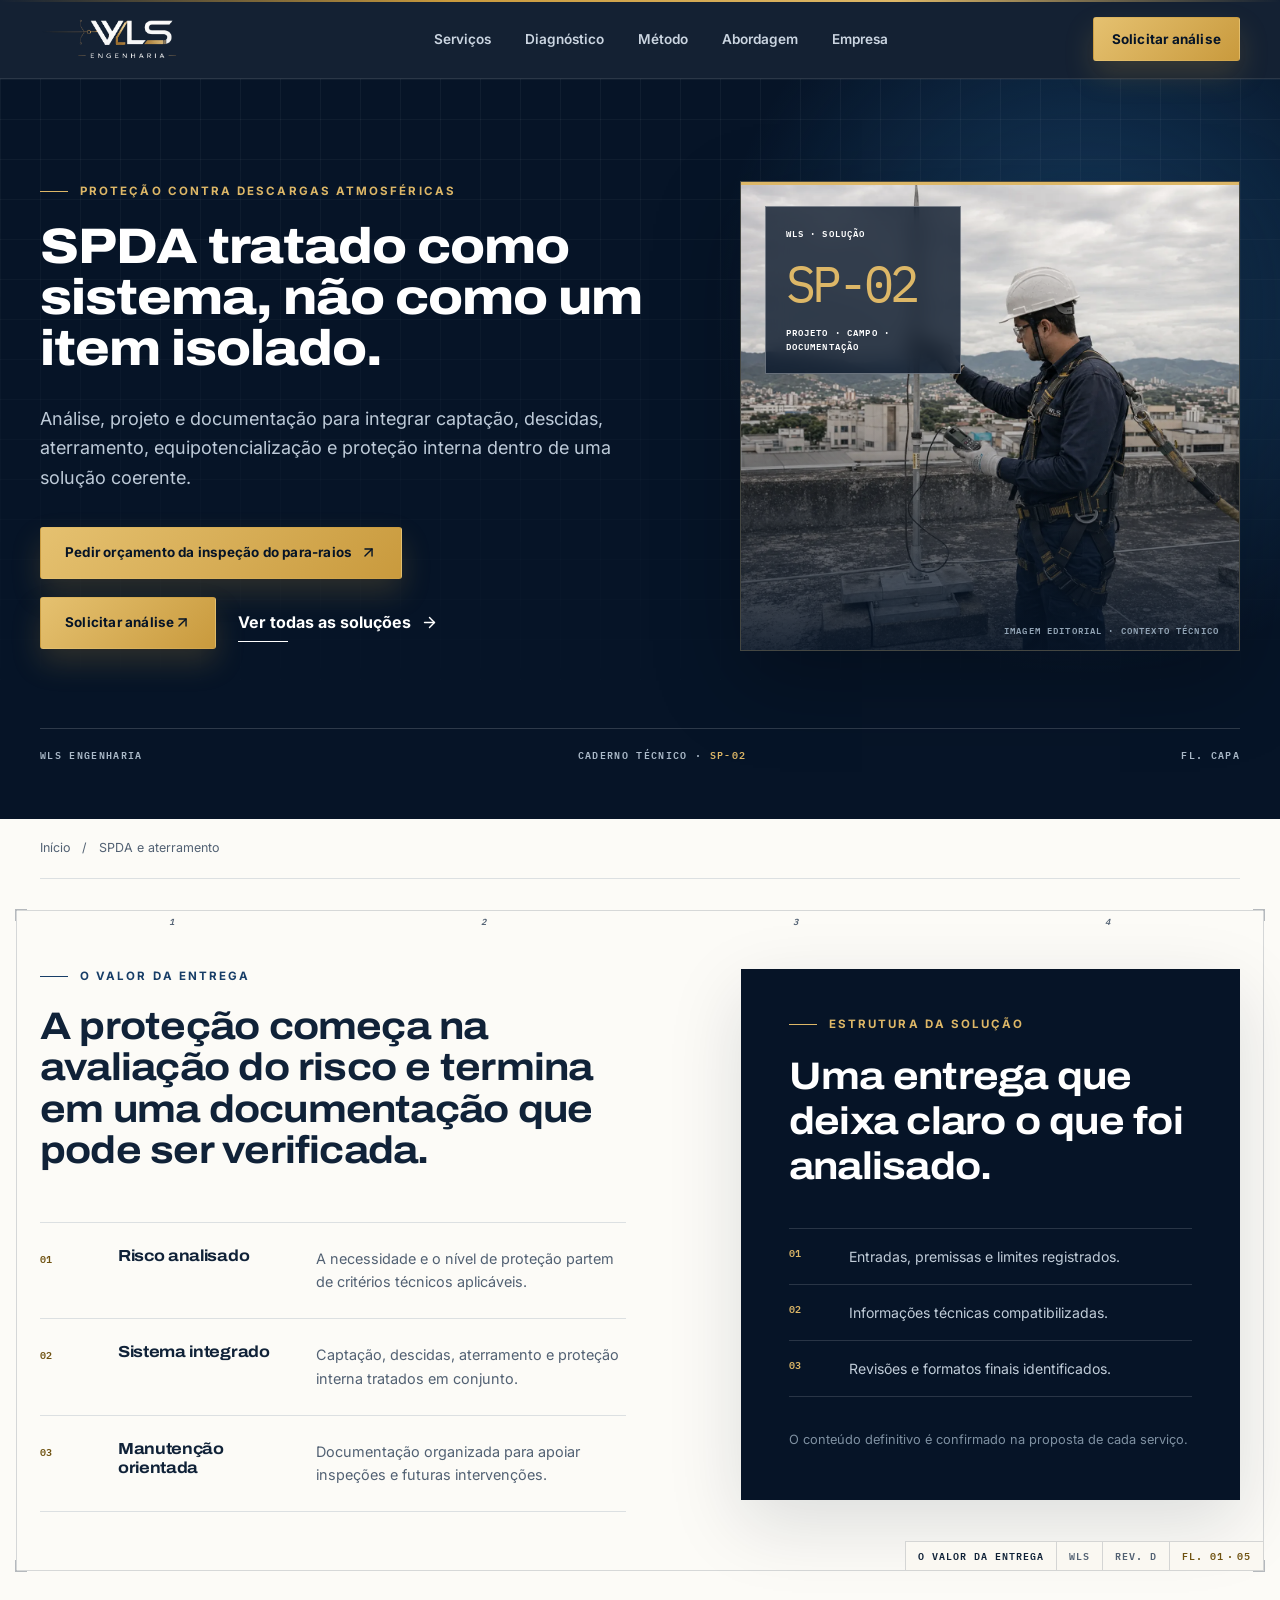
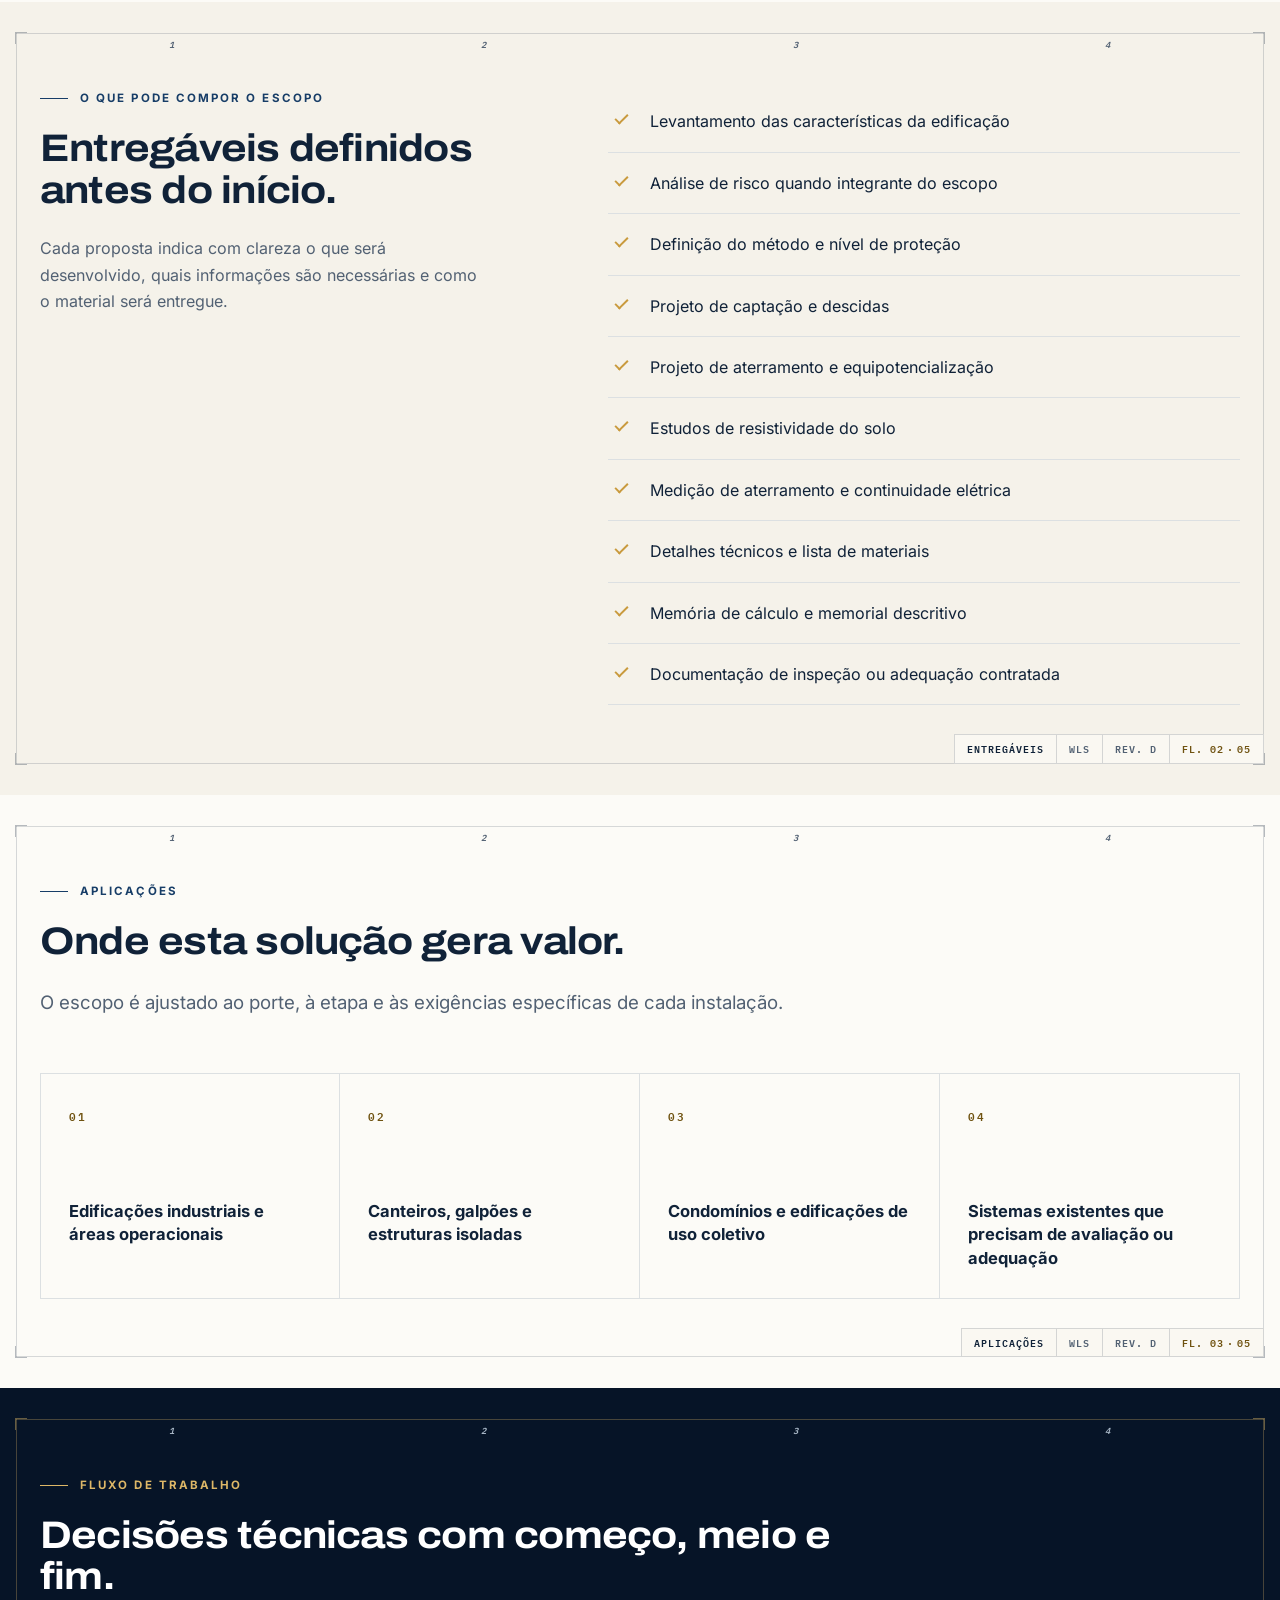
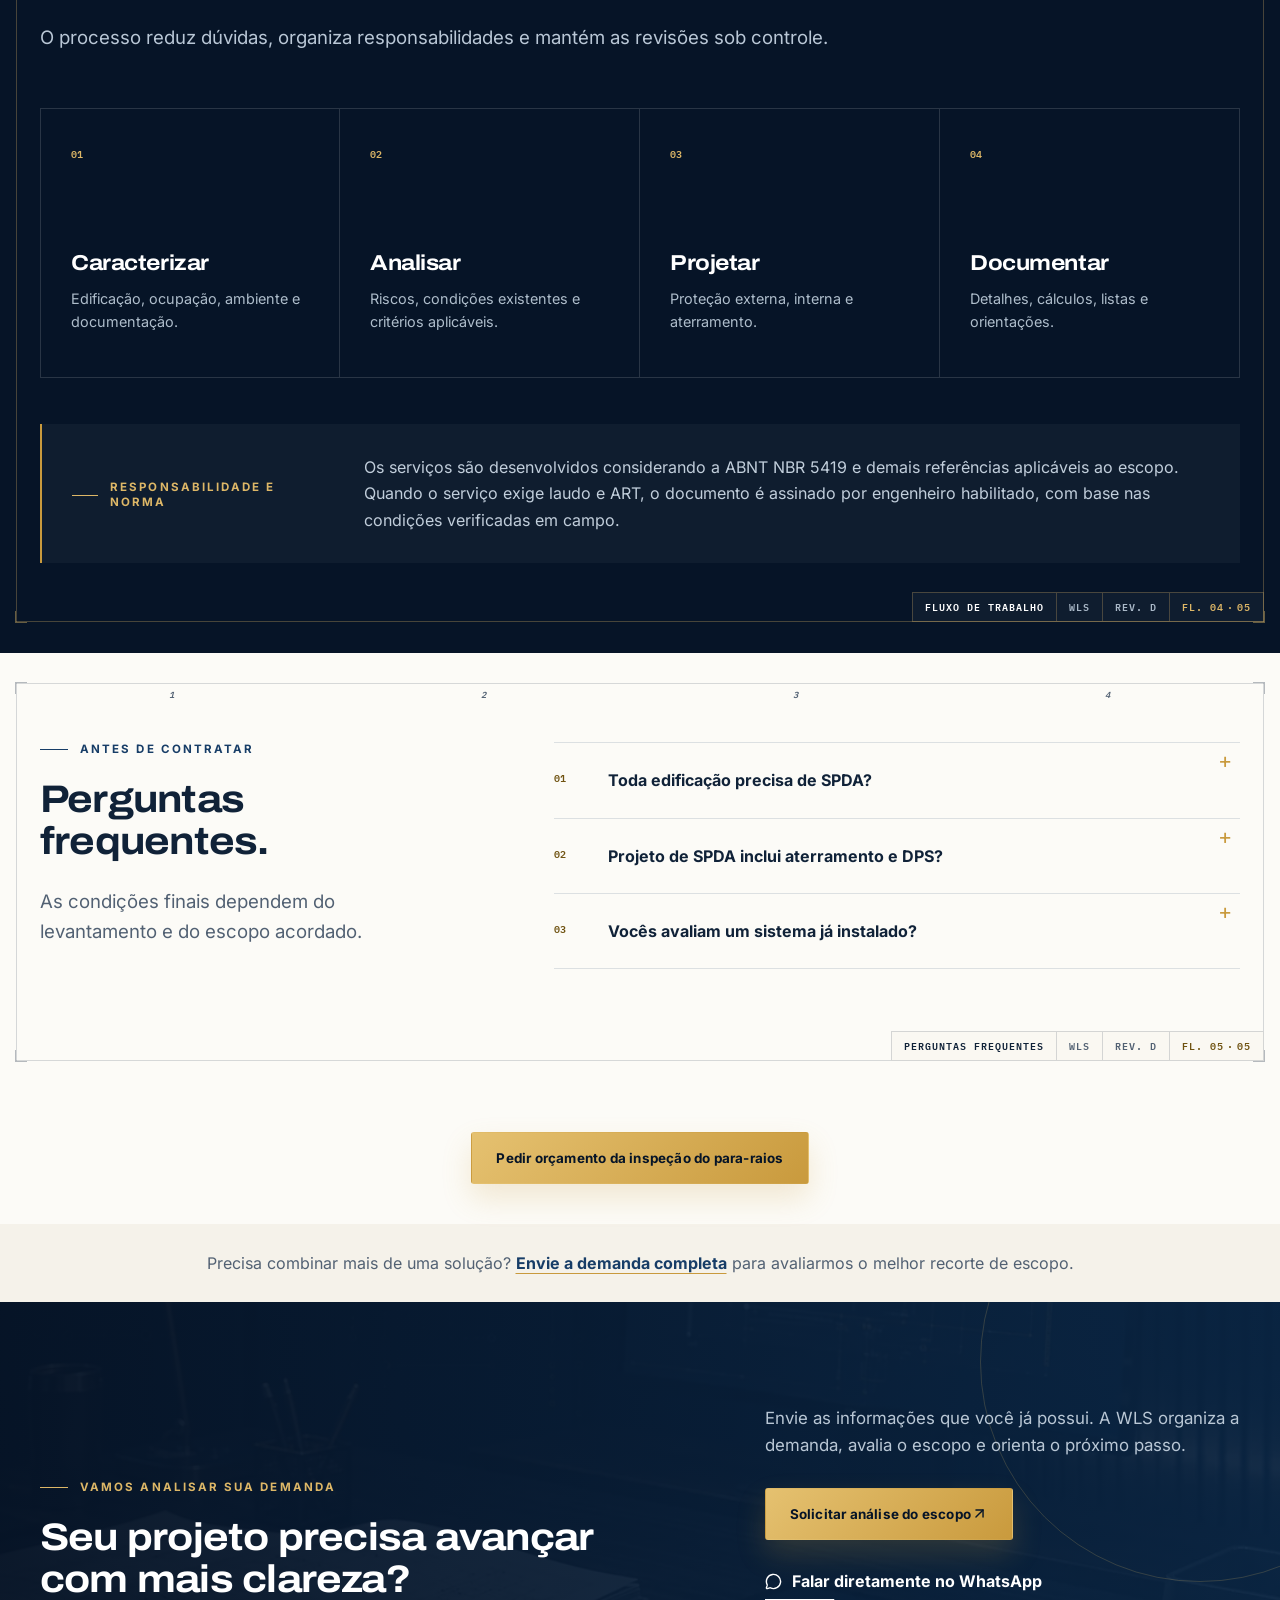
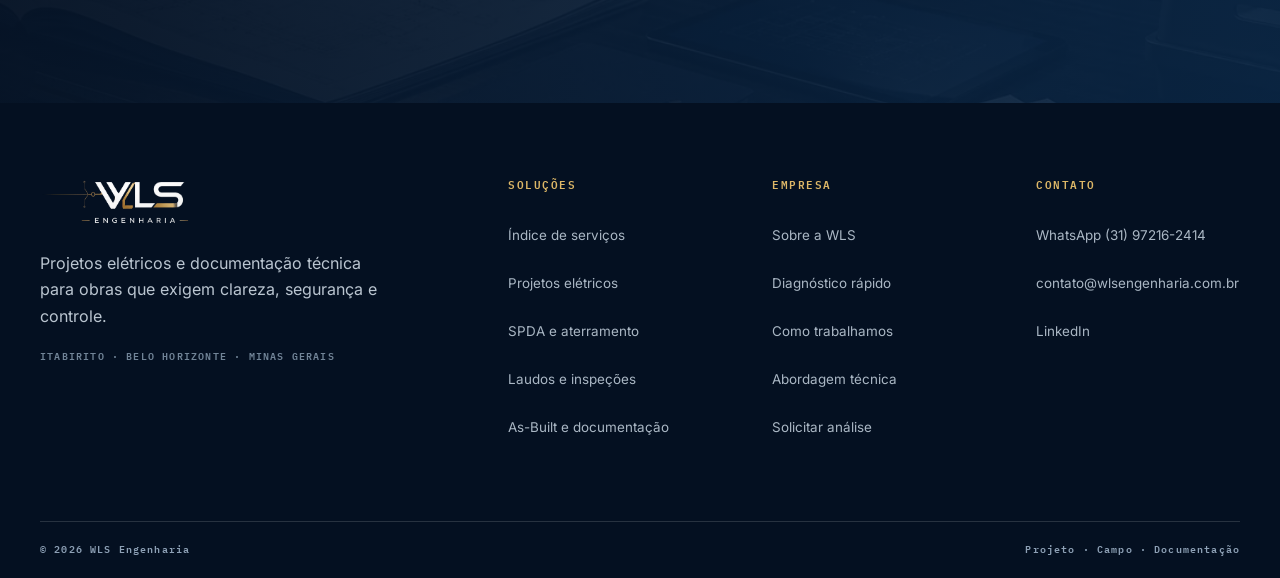
<file: spda-aterramento/index.html>
<!DOCTYPE html><html lang="pt-BR" class="sem-js"><head><meta charSet="utf-8"/><meta name="viewport" content="width=device-width, initial-scale=1"/><link rel="preload" as="image" imageSrcSet="/assets/logo-wls.webp 640w, /assets/logo-wls.webp 750w, /assets/logo-wls.webp 828w, /assets/logo-wls.webp 1080w, /assets/logo-wls.webp 1200w" fetchPriority="high"/><link rel="preload" as="image" href="/assets/v3/wls-spda-field.webp" imageSizes="(max-width: 900px) 100vw, 44vw" fetchPriority="high"/><link rel="stylesheet" href="/assets/index-D2U5-zsG.css" data-rsc-css-href="/assets/index-D2U5-zsG.css" data-precedence="vite-rsc/importer-resources"/><link rel="modulepreload" href="/assets/layout-segment-context-Bzi3o09Q.js" crossorigin=""/><link rel="modulepreload" href="/assets/rolldown-runtime-S-ySWqyJ.js" crossorigin=""/><link rel="modulepreload" href="/assets/index-BlXXLMjL.js" crossorigin=""/><link rel="modulepreload" href="/assets/framework-CXnKph_e.js" crossorigin=""/><link rel="modulepreload" href="/assets/reveal-root-D2rXjSFB.js" crossorigin=""/><link rel="modulepreload" href="/assets/header-Va7LnSoX.js" crossorigin=""/><link rel="modulepreload" href="/assets/image-WnvTXEYb.js" crossorigin=""/><link rel="modulepreload" href="/assets/message-circle-Bdez7fyd.js" crossorigin=""/><link rel="modulepreload" href="/assets/Icon-C6gSHICf.js" crossorigin=""/><title>Projeto de SPDA e Aterramento em Itabirito e BH | WLS Engenharia</title><meta name="description" content="Análise, projeto e documentação de SPDA e aterramento conforme o escopo e os critérios aplicáveis da ABNT NBR 5419. Atendimento em Itabirito, Belo Horizonte e região."/><meta name="keywords" content="projeto elétrico Minas Gerais,projeto SPDA,laudo elétrico,laudo SPDA,as-built elétrico,documentação técnica"/><meta property="og:title" content="Projeto de SPDA e Aterramento em Itabirito e BH"/><meta property="og:description" content="Análise, projeto e documentação de SPDA e aterramento conforme o escopo e os critérios aplicáveis da ABNT NBR 5419. Atendimento em Itabirito, Belo Horizonte e região."/><meta property="og:url" content="https://www.wlsengenharia.com.br/spda-aterramento"/><meta property="og:site_name" content="WLS Engenharia"/><meta property="og:type" content="website"/><meta property="og:locale" content="pt_BR"/><meta property="og:image" content="https://www.wlsengenharia.com.br/assets/og/og-spda-aterramento.jpg"/><meta property="og:image:width" content="1200"/><meta property="og:image:height" content="630"/><meta property="og:image:alt" content="Imagem editorial representando sistema de proteção contra descargas atmosféricas"/><meta name="twitter:card" content="summary_large_image"/><meta name="twitter:title" content="Projeto de SPDA e Aterramento em Itabirito e BH"/><meta name="twitter:description" content="Análise, projeto e documentação de SPDA e aterramento conforme o escopo e os critérios aplicáveis da ABNT NBR 5419. Atendimento em Itabirito, Belo Horizonte e região."/><meta name="twitter:image" content="https://www.wlsengenharia.com.br/assets/og/og-spda-aterramento.jpg"/><link rel="shortcut icon" href="https://www.wlsengenharia.com.br/favicon.ico"/><link rel="icon" href="https://www.wlsengenharia.com.br/favicon.svg" type="image/svg+xml"/><link rel="icon" href="https://www.wlsengenharia.com.br/favicon.ico" sizes="32x32"/><link rel="apple-touch-icon" href="https://www.wlsengenharia.com.br/apple-touch-icon.png"/><link rel="canonical" href="https://www.wlsengenharia.com.br/spda-aterramento"/><script>self.__VINEXT_RSC_PARAMS__={}</script><script>self.__VINEXT_RSC_NAV__={"pathname":"/spda-aterramento","searchParams":[]}</script><link rel="modulepreload" href="/assets/index-BlXXLMjL.js" />
</head><body><div class="scroll-progress" aria-hidden="true"></div><a class="skip-link" href="#conteudo">Pular para o conteúdo</a><header class="site-header"><div class="container header-inner"><a href="/" class="brand" aria-label="WLS Engenharia — início"><img src="/assets/logo-wls.webp" alt="WLS Engenharia" width="846" height="260" loading="eager" fetchPriority="high" decoding="async" srcSet="/assets/logo-wls.webp 640w, /assets/logo-wls.webp 750w, /assets/logo-wls.webp 828w, /assets/logo-wls.webp 1080w, /assets/logo-wls.webp 1200w" data-nimg="1"/></a><nav class="desktop-nav" aria-label="Navegação principal"><a href="/servicos">Serviços</a><a href="/#diagnostico">Diagnóstico</a><a href="/#metodo">Método</a><a href="/#experiencia">Abordagem</a><a href="/empresa">Empresa</a></nav><a href="/contato" class="button button-gold header-cta">Solicitar análise</a><a class="header-whats" href="https://wa.me/5531972162414?text=Ol%C3%A1%21%20Vim%20pelo%20site%20da%20WLS%20e%20quero%20falar%20sobre%20uma%20demanda%20de%20engenharia%20el%C3%A9trica." target="_blank" rel="noreferrer" aria-label="Falar no WhatsApp"><svg xmlns="http://www.w3.org/2000/svg" width="20" height="20" viewBox="0 0 24 24" fill="none" stroke="currentColor" stroke-width="2" stroke-linecap="round" stroke-linejoin="round" class="lucide lucide-message-circle" aria-hidden="true"><path d="M2.992 16.342a2 2 0 0 1 .094 1.167l-1.065 3.29a1 1 0 0 0 1.236 1.168l3.413-.998a2 2 0 0 1 1.099.092 10 10 0 1 0-4.777-4.719"></path></svg><span class="header-whats-text">WhatsApp</span></a><button type="button" class="mobile-menu-button" aria-label="Abrir menu" aria-expanded="false" aria-controls="mobile-navigation"><svg xmlns="http://www.w3.org/2000/svg" width="22" height="22" viewBox="0 0 24 24" fill="none" stroke="currentColor" stroke-width="2" stroke-linecap="round" stroke-linejoin="round" class="lucide lucide-menu" aria-hidden="true"><path d="M4 5h16"></path><path d="M4 12h16"></path><path d="M4 19h16"></path></svg></button><nav id="mobile-navigation" class="mobile-nav" aria-label="Navegação móvel" aria-hidden="true"><a href="/servicos">Serviços</a><a href="/#diagnostico">Diagnóstico</a><a href="/#metodo">Método</a><a href="/#experiencia">Abordagem</a><a href="/empresa">Empresa</a><a href="/contato">Solicitar análise</a></nav></div></header><main id="conteudo" tabindex="-1"><section class="page-hero"><div class="blueprint-grid" aria-hidden="true"></div><div class="container page-hero-grid"><div><p class="eyebrow eyebrow-gold">Proteção contra descargas atmosféricas</p><h1>SPDA tratado como sistema, não como um item isolado.</h1><p class="page-hero-lead">Análise, projeto e documentação para integrar captação, descidas, aterramento, equipotencialização e proteção interna dentro de uma solução coerente.</p><p class="page-cta-top"><a href="https://wa.me/5531972162414?text=Ol%C3%A1%21%20Vim%20pelo%20Instagram%20e%20quero%20o%20or%C3%A7amento%20da%20inspe%C3%A7%C3%A3o%20do%20para-raios%20do%20meu%20pr%C3%A9dio." class="button button-gold" target="_blank" rel="noreferrer">Pedir orçamento da inspeção do para-raios<svg xmlns="http://www.w3.org/2000/svg" width="17" height="17" viewBox="0 0 24 24" fill="none" stroke="currentColor" stroke-width="2" stroke-linecap="round" stroke-linejoin="round" class="lucide lucide-arrow-up-right" aria-hidden="true"><path d="M7 7h10v10"></path><path d="M7 17 17 7"></path></svg></a></p><div class="button-row"><a href="/contato" class="button button-gold">Solicitar análise<svg xmlns="http://www.w3.org/2000/svg" width="17" height="17" viewBox="0 0 24 24" fill="none" stroke="currentColor" stroke-width="2" stroke-linecap="round" stroke-linejoin="round" class="lucide lucide-arrow-up-right" aria-hidden="true"><path d="M7 7h10v10"></path><path d="M7 17 17 7"></path></svg></a><a href="/#entregaveis" class="text-link text-link-light">Ver todas as soluções <svg xmlns="http://www.w3.org/2000/svg" width="17" height="17" viewBox="0 0 24 24" fill="none" stroke="currentColor" stroke-width="2" stroke-linecap="round" stroke-linejoin="round" class="lucide lucide-arrow-right" aria-hidden="true"><path d="M5 12h14"></path><path d="m12 5 7 7-7 7"></path></svg></a></div></div><figure class="page-hero-media"><img src="/assets/v3/wls-spda-field.webp" alt="Imagem editorial de SPDA em cobertura industrial" loading="eager" fetchPriority="high" decoding="async" sizes="(max-width: 900px) 100vw, 44vw" data-nimg="fill" style="position:absolute;inset:0;width:100%;height:100%;object-fit:cover"/><figcaption>Imagem editorial · contexto técnico</figcaption><div class="technical-stamp" aria-label="Referência do serviço SP-02"><span>WLS · SOLUÇÃO</span><strong>SP-02</strong><span>PROJETO · CAMPO · DOCUMENTAÇÃO</span></div></figure></div><div class="container page-hero-rail"><span>WLS Engenharia</span><span>Caderno técnico · <strong>SP-02</strong></span><span>FL. Capa</span></div></section><nav class="breadcrumbs container" aria-label="Trilha de navegação"><a href="/">Início</a><span aria-hidden="true">/</span><span aria-current="page">SPDA e aterramento</span></nav><section class="prancha section" data-reveal="true"><div class="prancha-moldura" aria-hidden="true"><span class="prancha-lateral prancha-lateral-e"></span><span class="prancha-lateral prancha-lateral-d"></span><span class="prancha-coords prancha-coords-t"><i>1</i><i>2</i><i>3</i><i>4</i></span><span class="prancha-coords prancha-coords-e"><i>A</i><i>B</i><i>C</i></span><span class="prancha-tick prancha-tick-se"></span><span class="prancha-tick prancha-tick-sd"></span><span class="prancha-tick prancha-tick-ie"></span><span class="prancha-tick prancha-tick-id"></span></div><div class="prancha-conteudo"><div class="container service-overview"><div><p class="eyebrow">O valor da entrega</p><h2>A proteção começa na avaliação do risco e termina em uma documentação que pode ser verificada.</h2><div class="outcome-grid"><article class="outcome-item"><span>01</span><h3>Risco analisado</h3><p>A necessidade e o nível de proteção partem de critérios técnicos aplicáveis.</p></article><article class="outcome-item"><span>02</span><h3>Sistema integrado</h3><p>Captação, descidas, aterramento e proteção interna tratados em conjunto.</p></article><article class="outcome-item"><span>03</span><h3>Manutenção orientada</h3><p>Documentação organizada para apoiar inspeções e futuras intervenções.</p></article></div></div><aside class="service-scope-panel" aria-label="Estrutura típica da entrega"><p class="eyebrow eyebrow-gold">Estrutura da solução</p><h3>Uma entrega que deixa claro o que foi analisado.</h3><ol><li><span>01</span><p>Entradas, premissas e limites registrados.</p></li><li><span>02</span><p>Informações técnicas compatibilizadas.</p></li><li><span>03</span><p>Revisões e formatos finais identificados.</p></li></ol><small>O conteúdo definitivo é confirmado na proposta de cada serviço.</small></aside></div></div><p class="prancha-carimbo"><span class="prancha-carimbo-titulo">O valor da entrega</span><span class="prancha-carimbo-marca">WLS</span><span class="prancha-carimbo-rev">REV. D</span><span class="prancha-carimbo-folha">FL. <!-- -->01<span aria-hidden="true">·</span>05</span></p></section><section class="prancha section section-soft" data-reveal="true"><div class="prancha-moldura" aria-hidden="true"><span class="prancha-lateral prancha-lateral-e"></span><span class="prancha-lateral prancha-lateral-d"></span><span class="prancha-coords prancha-coords-t"><i>1</i><i>2</i><i>3</i><i>4</i></span><span class="prancha-coords prancha-coords-e"><i>A</i><i>B</i><i>C</i></span><span class="prancha-tick prancha-tick-se"></span><span class="prancha-tick prancha-tick-sd"></span><span class="prancha-tick prancha-tick-ie"></span><span class="prancha-tick prancha-tick-id"></span></div><div class="prancha-conteudo"><div class="container two-column-list"><div><p class="eyebrow">O que pode compor o escopo</p><h2>Entregáveis definidos antes do início.</h2><p>Cada proposta indica com clareza o que será desenvolvido, quais informações são necessárias e como o material será entregue.</p></div><ul class="check-list"><li>Levantamento das características da edificação</li><li>Análise de risco quando integrante do escopo</li><li>Definição do método e nível de proteção</li><li>Projeto de captação e descidas</li><li>Projeto de aterramento e equipotencialização</li><li>Estudos de resistividade do solo</li><li>Medição de aterramento e continuidade elétrica</li><li>Detalhes técnicos e lista de materiais</li><li>Memória de cálculo e memorial descritivo</li><li>Documentação de inspeção ou adequação contratada</li></ul></div></div><p class="prancha-carimbo"><span class="prancha-carimbo-titulo">Entregáveis</span><span class="prancha-carimbo-marca">WLS</span><span class="prancha-carimbo-rev">REV. D</span><span class="prancha-carimbo-folha">FL. <!-- -->02<span aria-hidden="true">·</span>05</span></p></section><section class="prancha section" data-reveal="true"><div class="prancha-moldura" aria-hidden="true"><span class="prancha-lateral prancha-lateral-e"></span><span class="prancha-lateral prancha-lateral-d"></span><span class="prancha-coords prancha-coords-t"><i>1</i><i>2</i><i>3</i><i>4</i></span><span class="prancha-coords prancha-coords-e"><i>A</i><i>B</i><i>C</i></span><span class="prancha-tick prancha-tick-se"></span><span class="prancha-tick prancha-tick-sd"></span><span class="prancha-tick prancha-tick-ie"></span><span class="prancha-tick prancha-tick-id"></span></div><div class="prancha-conteudo"><div class="container"><div class="section-intro"><p class="eyebrow">Aplicações</p><h2>Onde esta solução gera valor.</h2><p class="section-lead">O escopo é ajustado ao porte, à etapa e às exigências específicas de cada instalação.</p></div><div class="application-grid"><div class="application-card"><span>01</span><p>Edificações industriais e áreas operacionais</p></div><div class="application-card"><span>02</span><p>Canteiros, galpões e estruturas isoladas</p></div><div class="application-card"><span>03</span><p>Condomínios e edificações de uso coletivo</p></div><div class="application-card"><span>04</span><p>Sistemas existentes que precisam de avaliação ou adequação</p></div></div></div></div><p class="prancha-carimbo"><span class="prancha-carimbo-titulo">Aplicações</span><span class="prancha-carimbo-marca">WLS</span><span class="prancha-carimbo-rev">REV. D</span><span class="prancha-carimbo-folha">FL. <!-- -->03<span aria-hidden="true">·</span>05</span></p></section><section class="prancha prancha-escura section section-navy" data-reveal="true"><div class="prancha-moldura" aria-hidden="true"><span class="prancha-lateral prancha-lateral-e"></span><span class="prancha-lateral prancha-lateral-d"></span><span class="prancha-coords prancha-coords-t"><i>1</i><i>2</i><i>3</i><i>4</i></span><span class="prancha-coords prancha-coords-e"><i>A</i><i>B</i><i>C</i></span><span class="prancha-tick prancha-tick-se"></span><span class="prancha-tick prancha-tick-sd"></span><span class="prancha-tick prancha-tick-ie"></span><span class="prancha-tick prancha-tick-id"></span></div><div class="prancha-conteudo"><div class="container"><div class="section-intro section-intro-light"><p class="eyebrow">Fluxo de trabalho</p><h2>Decisões técnicas com começo, meio e fim.</h2><p class="section-lead">O processo reduz dúvidas, organiza responsabilidades e mantém as revisões sob controle.</p></div><div class="process-grid"><article class="process-card"><span>01</span><h3>Caracterizar</h3><p>Edificação, ocupação, ambiente e documentação.</p></article><article class="process-card"><span>02</span><h3>Analisar</h3><p>Riscos, condições existentes e critérios aplicáveis.</p></article><article class="process-card"><span>03</span><h3>Projetar</h3><p>Proteção externa, interna e aterramento.</p></article><article class="process-card"><span>04</span><h3>Documentar</h3><p>Detalhes, cálculos, listas e orientações.</p></article></div><div class="technical-note"><p class="eyebrow eyebrow-gold">Responsabilidade e norma</p><p>Os serviços são desenvolvidos considerando a ABNT NBR 5419 e demais referências aplicáveis ao escopo. Quando o serviço exige laudo e ART, o documento é assinado por engenheiro habilitado, com base nas condições verificadas em campo.</p></div></div></div><p class="prancha-carimbo"><span class="prancha-carimbo-titulo">Fluxo de trabalho</span><span class="prancha-carimbo-marca">WLS</span><span class="prancha-carimbo-rev">REV. D</span><span class="prancha-carimbo-folha">FL. <!-- -->04<span aria-hidden="true">·</span>05</span></p></section><section class="prancha section" data-reveal="true"><div class="prancha-moldura" aria-hidden="true"><span class="prancha-lateral prancha-lateral-e"></span><span class="prancha-lateral prancha-lateral-d"></span><span class="prancha-coords prancha-coords-t"><i>1</i><i>2</i><i>3</i><i>4</i></span><span class="prancha-coords prancha-coords-e"><i>A</i><i>B</i><i>C</i></span><span class="prancha-tick prancha-tick-se"></span><span class="prancha-tick prancha-tick-sd"></span><span class="prancha-tick prancha-tick-ie"></span><span class="prancha-tick prancha-tick-id"></span></div><div class="prancha-conteudo"><div class="container faq-layout"><div class="section-intro"><p class="eyebrow">Antes de contratar</p><h2>Perguntas frequentes.</h2><p class="section-lead">As condições finais dependem do levantamento e do escopo acordado.</p></div><div class="faq-list"><details class="faq-item"><summary><span>01</span>Toda edificação precisa de SPDA?</summary><p>A necessidade não deve ser definida apenas pela aparência ou altura da edificação. A avaliação considera riscos, características de uso, exposição e exigências aplicáveis.</p></details><details class="faq-item"><summary><span>02</span>Projeto de SPDA inclui aterramento e DPS?</summary><p>O escopo pode integrar aterramento, equipotencialização e proteção contra surtos. A proposta especifica exatamente quais subsistemas e documentos serão contemplados.</p></details><details class="faq-item"><summary><span>03</span>Vocês avaliam um sistema já instalado?</summary><p>Sim. A avaliação exige levantamento, acesso aos pontos verificáveis e análise da documentação disponível para definir inspeção, laudo ou projeto de adequação.</p></details></div></div></div><p class="prancha-carimbo"><span class="prancha-carimbo-titulo">Perguntas frequentes</span><span class="prancha-carimbo-marca">WLS</span><span class="prancha-carimbo-rev">REV. D</span><span class="prancha-carimbo-folha">FL. <!-- -->05<span aria-hidden="true">·</span>05</span></p></section><section class="service-cta-bottom"><div class="container"><a href="https://wa.me/5531972162414?text=Ol%C3%A1%21%20Vim%20pelo%20Instagram%20e%20quero%20o%20or%C3%A7amento%20da%20inspe%C3%A7%C3%A3o%20do%20para-raios%20do%20meu%20pr%C3%A9dio." class="button button-gold" target="_blank" rel="noreferrer">Pedir orçamento da inspeção do para-raios</a></div></section><section class="service-crosslink"><div class="container"><p>Precisa combinar mais de uma solução?<!-- --> <a href="/contato">Envie a demanda completa</a> para avaliarmos o melhor recorte de escopo.</p></div></section><section class="cta-band"><div class="container cta-grid"><div><p class="eyebrow eyebrow-gold">Vamos analisar sua demanda</p><h2>Seu projeto precisa avançar com mais clareza?</h2></div><div><p>Envie as informações que você já possui. A WLS organiza a demanda, avalia o escopo e orienta o próximo passo.</p><div class="button-row"><a class="button button-gold" href="/contato">Solicitar análise do escopo<svg xmlns="http://www.w3.org/2000/svg" width="17" height="17" viewBox="0 0 24 24" fill="none" stroke="currentColor" stroke-width="2" stroke-linecap="round" stroke-linejoin="round" class="lucide lucide-arrow-up-right" aria-hidden="true"><path d="M7 7h10v10"></path><path d="M7 17 17 7"></path></svg></a><a class="text-link text-link-light" href="https://wa.me/5531972162414?text=Ol%C3%A1%21%20Quero%20falar%20sobre%20uma%20demanda%20de%20engenharia%20el%C3%A9trica." target="_blank" rel="noreferrer"><svg xmlns="http://www.w3.org/2000/svg" width="17" height="17" viewBox="0 0 24 24" fill="none" stroke="currentColor" stroke-width="2" stroke-linecap="round" stroke-linejoin="round" class="lucide lucide-message-circle" aria-hidden="true"><path d="M2.992 16.342a2 2 0 0 1 .094 1.167l-1.065 3.29a1 1 0 0 0 1.236 1.168l3.413-.998a2 2 0 0 1 1.099.092 10 10 0 1 0-4.777-4.719"></path></svg>Falar diretamente no WhatsApp</a></div></div></div></section></main><footer class="site-footer"><div class="container footer-grid"><div class="footer-brand"><img src="/assets/logo-wls.webp" alt="WLS Engenharia" width="846" height="260" loading="lazy" decoding="async" srcSet="/assets/logo-wls.webp 640w, /assets/logo-wls.webp 750w, /assets/logo-wls.webp 828w, /assets/logo-wls.webp 1080w, /assets/logo-wls.webp 1200w" data-nimg="1"/><p>Projetos elétricos e documentação técnica para obras que exigem clareza, segurança e controle.</p><span>Itabirito · Belo Horizonte · Minas Gerais</span></div><div><p class="footer-title">Soluções</p><ul><li><a href="/servicos">Índice de serviços</a></li><li><a href="/projetos-eletricos">Projetos elétricos</a></li><li><a href="/spda-aterramento">SPDA e aterramento</a></li><li><a href="/laudos-inspecoes">Laudos e inspeções</a></li><li><a href="/as-built-documentacao">As-Built e documentação</a></li></ul></div><div><p class="footer-title">Empresa</p><ul><li><a href="/empresa">Sobre a WLS</a></li><li><a href="/#diagnostico">Diagnóstico rápido</a></li><li><a href="/#metodo">Como trabalhamos</a></li><li><a href="/#experiencia">Abordagem técnica</a></li><li><a href="/contato">Solicitar análise</a></li></ul></div><div><p class="footer-title">Contato</p><ul><li><a href="https://wa.me/5531972162414">WhatsApp (31) 97216-2414</a></li><li><a href="mailto:contato@wlsengenharia.com.br">contato@wlsengenharia.com.br</a></li><li><a href="https://www.linkedin.com/in/wesley-souza-projetista/" target="_blank" rel="noreferrer">LinkedIn</a></li></ul></div></div><div class="container footer-bottom"><span>© 2026 WLS Engenharia</span><span>Projeto · Campo · Documentação</span></div></footer><script type="application/ld+json">{"@context":"https://schema.org","@type":"ProfessionalService","@id":"https://www.wlsengenharia.com.br/#organizacao","name":"WLS Engenharia","url":"https://www.wlsengenharia.com.br","description":"Projetos elétricos, SPDA, laudos e As-Built com experiência de campo e documentação organizada. Atendimento em Itabirito, Belo Horizonte e região.","telephone":"+5531972162414","email":"contato@wlsengenharia.com.br","image":"https://www.wlsengenharia.com.br/assets/og/og-wls.jpg","logo":"https://www.wlsengenharia.com.br/assets/logo-wls.webp","address":{"@type":"PostalAddress","addressLocality":"Itabirito","addressRegion":"MG","addressCountry":"BR"},"areaServed":[{"@type":"City","name":"Itabirito"},{"@type":"City","name":"Belo Horizonte"},{"@type":"AdministrativeArea","name":"Minas Gerais"}],"knowsAbout":["Projeto elétrico de baixa tensão","SPDA e aterramento","Laudos e inspeções elétricas","As-Built e documentação técnica"],"founder":{"@type":"Person","name":"Wesley Lopes Vieira Souza","jobTitle":"Projetista Elétrico"},"sameAs":["https://www.linkedin.com/in/wesley-souza-projetista/"]}</script><script id="_R_">import("/assets/index-BlXXLMjL.js")</script></body></html><script>self.__VINEXT_RSC_CHUNKS__=self.__VINEXT_RSC_CHUNKS__||[];self.__VINEXT_RSC_CHUNKS__.push("2:I[\"7bf27b718a6e\",[],\"default\",1]\n3:I[\"b75c13210077\",[],\"default\",1]\n4:I[\"8c0f216c4604\",[],\"Children\",1]\n5:I[\"9fb86276be8f\",[],\"default\",1]\n:HL[\"/assets/index-D2U5-zsG.css\",\"style\"]\n")</script><script>self.__VINEXT_RSC_CHUNKS__=self.__VINEXT_RSC_CHUNKS__||[];self.__VINEXT_RSC_CHUNKS__.push("6:T453,{\"@context\":\"https://schema.org\",\"@type\":\"ProfessionalService\",\"@id\":\"https://www.wlsengenharia.com.br/#organizacao\",\"name\":\"WLS Engenharia\",\"url\":\"https://www.wlsengenharia.com.br\",\"description\":\"Projetos elétricos, SPDA, laudos e As-Built com experiência de campo e documentação organizada. Atendimento em Itabirito, Belo Horizonte e região.\",\"telephone\":\"+5531972162414\",\"email\":\"contato@wlsengenharia.com.br\",\"image\":\"https://www.wlsengenharia.com.br/assets/og/og-wls.jpg\",\"logo\":\"https://www.wlsengenharia.com.br/assets/logo-wls.webp\",\"address\":{\"@type\":\"PostalAddress\",\"addressLocality\":\"Itabirito\",\"addressRegion\":\"MG\",\"addressCountry\":\"BR\"},\"areaServed\":[{\"@type\":\"City\",\"name\":\"Itabirito\"},{\"@type\":\"City\",\"name\":\"Belo Horizonte\"},{\"@type\":\"AdministrativeArea\",\"name\":\"Minas Gerais\"}],\"knowsAbout\":[\"Projeto elétrico de baixa tensão\",\"SPDA e aterramento\",\"Laudos e inspeções elétricas\",\"As-Built e documentação técnica\"],\"founder\":{\"@type\":\"Person\",\"name\":\"Wesley Lopes Vieira Souza\",\"jobTitle\":\"Projetista Elétrico\"},\"sameAs\":[\"https://www.linkedin.com/in/wesley-souza-projetista/\"]}0:{\"__route\":\"route:/spda-aterramento\",\"__interceptionContext\":null,\"__layoutIds\":[\"layout:/\"],\"__rootLayout\":\"/\",\"page:/spda-aterramento\":\"$L1\",\"layout:/\":[[[[\"$\",\"link\",\"css:/assets/index-D2U5-zsG.css\",{\"rel\":\"stylesheet\",\"precedence\":\"vite-rsc/importer-resources\",\"href\":\"/assets/index-D2U5-zsG.css\",\"data-rsc-css-href\":\"/assets/index-D2U5-zsG.css\"}],\"$undefined\"],[\"$\",\"html\",null,{\"lang\":\"pt-BR\",\"className\":\"sem-js\",\"children\":[\"$\",\"body\",null,{\"children\":[[\"$\",\"$L2\",null,{}],[\"$\",\"div\",null,{\"className\":\"scroll-progress\",\"aria-hidden\":\"true\"}],[\"$\",\"a\",null,{\"className\":\"skip-link\",\"href\":\"#conteudo\",\"children\":\"Pular para o conteúdo\"}],[\"$\",\"$L3\",null,{}],[\"$\",\"$L4\",null,{}],[\"$\",\"footer\",null,{\"className\":\"site-footer\",\"children\":[[\"$\",\"div\",null,{\"className\":\"container footer-grid\",\"children\":[[\"$\",\"div\",null,{\"className\":\"footer-brand\",\"children\":[[\"$\",\"$L5\",null,{\"src\":\"/assets/logo-wls.webp\",\"alt\":\"WLS Engenharia\",\"width\":846,\"height\":260,\"unoptimized\":true}],[\"$\",\"p\",null,{\"children\":\"Projetos elétricos e documentação técnica para obras que exigem clareza, segurança e controle.\"}],[\"$\",\"span\",null,{\"children\":\"Itabirito · Belo Horizonte · Minas Gerais\"}]]}],[\"$\",\"div\",null,{\"children\":[[\"$\",\"p\",null,{\"className\":\"footer-title\",\"children\":\"Soluções\"}],[\"$\",\"ul\",null,{\"children\":[[\"$\",\"li\",null,{\"children\":[\"$\",\"a\",null,{\"href\":\"/servicos\",\"children\":\"Índice de serviços\"}]}],[\"$\",\"li\",null,{\"children\":[\"$\",\"a\",null,{\"href\":\"/projetos-eletricos\",\"children\":\"Projetos elétricos\"}]}],[\"$\",\"li\",null,{\"children\":[\"$\",\"a\",null,{\"href\":\"/spda-aterramento\",\"children\":\"SPDA e aterramento\"}]}],[\"$\",\"li\",null,{\"children\":[\"$\",\"a\",null,{\"href\":\"/laudos-inspecoes\",\"children\":\"Laudos e inspeções\"}]}],[\"$\",\"li\",null,{\"children\":[\"$\",\"a\",null,{\"href\":\"/as-built-documentacao\",\"children\":\"As-Built e documentação\"}]}]]}]]}],[\"$\",\"div\",null,{\"children\":[[\"$\",\"p\",null,{\"className\":\"footer-title\",\"children\":\"Empresa\"}],[\"$\",\"ul\",null,{\"children\":[[\"$\",\"li\",null,{\"children\":[\"$\",\"a\",null,{\"href\":\"/empresa\",\"children\":\"Sobre a WLS\"}]}],[\"$\",\"li\",null,{\"children\":[\"$\",\"a\",null,{\"href\":\"/#diagnostico\",\"children\":\"Diagnóstico rápido\"}]}],[\"$\",\"li\",null,{\"children\":[\"$\",\"a\",null,{\"href\":\"/#metodo\",\"children\":\"Como trabalhamos\"}]}],[\"$\",\"li\",null,{\"children\":[\"$\",\"a\",null,{\"href\":\"/#experiencia\",\"children\":\"Abordagem técnica\"}]}],[\"$\",\"li\",null,{\"children\":[\"$\",\"a\",null,{\"href\":\"/contato\",\"children\":\"Solicitar análise\"}]}]]}]]}],[\"$\",\"div\",null,{\"children\":[[\"$\",\"p\",null,{\"className\":\"footer-title\",\"children\":\"Contato\"}],[\"$\",\"ul\",null,{\"children\":[[\"$\",\"li\",null,{\"children\":[\"$\",\"a\",null,{\"href\":\"https://wa.me/5531972162414\",\"children\":\"WhatsApp (31) 97216-2414\"}]}],[\"$\",\"li\",null,{\"children\":[\"$\",\"a\",null,{\"href\":\"mailto:contato@wlsengenharia.com.br\",\"children\":\"contato@wlsengenharia.com.br\"}]}],[\"$\",\"li\",null,{\"children\":[\"$\",\"a\",null,{\"href\":\"https://www.linkedin.com/in/wesley-souza-projetista/\",\"target\":\"_blank\",\"rel\":\"noreferrer\",\"children\":\"LinkedIn\"}]}]]}]]}]]}],[\"$\",\"div\",null,{\"className\":\"container footer-bottom\",\"children\":[[\"$\",\"span\",null,{\"children\":\"© 2026 WLS Engenharia\"}],[\"$\",\"span\",null,{\"children\":\"Projeto · Campo · Documentação\"}]]}]]}],[\"$\",\"script\",null,{\"type\":\"application/ld+json\",\"dangerouslySetInnerHTML\":{\"__html\":\"$6\"}}]]}]}]],\"$L7\"],\"route:/spda-aterramento\":\"$L8\",\"__layoutFlags\":{\"layout:/\":\"s\"},\"__artifactCompatibility\":{\"schemaVersion\":1,\"graphVersion\":\"app-route-graph:7zo7479ypvrh\",\"deploymentVersion\":\"72b1fa7f-f4ed-49b3-a981-141f0950ca64\",\"appElementsSchemaVersion\":1,\"rscPayloadSchemaVersion\":1,\"rootBoundaryId\":\"/\",\"renderEpoch\":null}}\n")</script><script>self.__VINEXT_RSC_CHUNKS__=self.__VINEXT_RSC_CHUNKS__||[];self.__VINEXT_RSC_CHUNKS__.push("9:I[\"15c18cfaeeff\",[],\"LayoutSegmentProvider\",1]\na:I[\"8c0f216c4604\",[],\"Slot\",1]\nb:I[\"593f344dc510\",[],\"NotFoundBoundary\",1]\nc:I[\"339f946bc456\",[],\"default\",1]\n7:null\n")</script><script>self.__VINEXT_RSC_CHUNKS__=self.__VINEXT_RSC_CHUNKS__||[];self.__VINEXT_RSC_CHUNKS__.push("8:[[[\"$\",\"meta\",null,{\"charSet\":\"utf-8\"}],[[\"$\",\"title\",\"0\",{\"children\":\"Projeto de SPDA e Aterramento em Itabirito e BH | WLS Engenharia\"}],[\"$\",\"meta\",\"1\",{\"name\":\"description\",\"content\":\"Análise, projeto e documentação de SPDA e aterramento conforme o escopo e os critérios aplicáveis da ABNT NBR 5419. Atendimento em Itabirito, Belo Horizonte e região.\"}],[\"$\",\"meta\",\"2\",{\"name\":\"keywords\",\"content\":\"projeto elétrico Minas Gerais,projeto SPDA,laudo elétrico,laudo SPDA,as-built elétrico,documentação técnica\"}],[\"$\",\"meta\",\"3\",{\"property\":\"og:title\",\"content\":\"Projeto de SPDA e Aterramento em Itabirito e BH\"}],[\"$\",\"meta\",\"4\",{\"property\":\"og:description\",\"content\":\"Análise, projeto e documentação de SPDA e aterramento conforme o escopo e os critérios aplicáveis da ABNT NBR 5419. Atendimento em Itabirito, Belo Horizonte e região.\"}],[\"$\",\"meta\",\"5\",{\"property\":\"og:url\",\"content\":\"https://www.wlsengenharia.com.br/spda-aterramento\"}],[\"$\",\"meta\",\"6\",{\"property\":\"og:site_name\",\"content\":\"WLS Engenharia\"}],[\"$\",\"meta\",\"7\",{\"property\":\"og:type\",\"content\":\"website\"}],[\"$\",\"meta\",\"8\",{\"property\":\"og:locale\",\"content\":\"pt_BR\"}],[\"$\",\"meta\",\"9\",{\"property\":\"og:image\",\"content\":\"https://www.wlsengenharia.com.br/assets/og/og-spda-aterramento.jpg\"}],[\"$\",\"meta\",\"10\",{\"property\":\"og:image:width\",\"content\":\"1200\"}],[\"$\",\"meta\",\"11\",{\"property\":\"og:image:height\",\"content\":\"630\"}],[\"$\",\"meta\",\"12\",{\"property\":\"og:image:alt\",\"content\":\"Imagem editorial representando sistema de proteção contra descargas atmosféricas\"}],[\"$\",\"meta\",\"13\",{\"name\":\"twitter:card\",\"content\":\"summary_large_image\"}],[\"$\",\"meta\",\"14\",{\"name\":\"twitter:title\",\"content\":\"Projeto de SPDA e Aterramento em Itabirito e BH\"}],[\"$\",\"meta\",\"15\",{\"name\":\"twitter:description\",\"content\":\"Análise, projeto e documentação de SPDA e aterramento conforme o escopo e os critérios aplicáveis da ABNT NBR 5419. Atendimento em Itabirito, Belo Horizonte e região.\"}],[\"$\",\"meta\",\"16\",{\"name\":\"twitter:image\",\"content\":\"https://www.wlsengenharia.com.br/assets/og/og-spda-aterramento.jpg\"}],[\"$\",\"link\",\"17\",{\"rel\":\"shortcut icon\",\"href\":\"https://www.wlsengenharia.com.br/favicon.ico\"}],[\"$\",\"link\",\"18\",{\"rel\":\"icon\",\"href\":\"https://www.wlsengenharia.com.br/favicon.svg\",\"type\":\"image/svg+xml\"}],[\"$\",\"link\",\"19\",{\"rel\":\"icon\",\"href\":\"https://www.wlsengenharia.com.br/favicon.ico\",\"sizes\":\"32x32\"}],[\"$\",\"link\",\"20\",{\"rel\":\"apple-touch-icon\",\"href\":\"https://www.wlsengenharia.com.br/apple-touch-icon.png\"}],[\"$\",\"link\",\"21\",{\"rel\":\"canonical\",\"href\":\"https://www.wlsengenharia.com.br/spda-aterramento\"}]],[[\"$\",\"meta\",\"0\",{\"name\":\"viewport\",\"content\":\"width=device-width, initial-scale=1\"}]]],[\"$\",\"$L9\",null,{\"segmentMap\":{\"children\":[\"spda-aterramento\"]},\"children\":[\"$\",\"$La\",null,{\"id\":\"layout:/\",\"parallelSlots\":\"$undefined\",\"children\":[\"$\",\"$Lb\",null,{\"resetKey\":\"spda-aterramento\",\"fallback\":[\"$\",\"main\",null,{\"id\":\"conteudo\",\"tabIndex\":-1,\"children\":[\"$\",\"section\",null,{\"className\":\"page-hero\",\"children\":[[\"$\",\"div\",null,{\"className\":\"blueprint-grid\",\"aria-hidden\":\"true\"}],[\"$\",\"div\",null,{\"className\":\"container page-hero-grid\",\"children\":[[\"$\",\"div\",null,{\"children\":[[\"$\",\"p\",null,{\"className\":\"eyebrow eyebrow-gold\",\"children\":\"Erro 404\"}],[\"$\",\"h1\",null,{\"children\":\"Esta página não foi encontrada.\"}],[\"$\",\"p\",null,{\"className\":\"page-hero-lead\",\"children\":\"O endereço pode ter mudado ou o link estar incorreto. As soluções da WLS Engenharia continuam disponíveis abaixo.\"}],[\"$\",\"div\",null,{\"className\":\"button-row\",\"children\":[[\"$\",\"a\",null,{\"href\":\"/\",\"className\":\"button button-gold\",\"children\":[\"Voltar para o início\",[\"$\",\"$Lc\",null,{\"ref\":\"$undefined\",\"iconNode\":[[\"path\",{\"d\":\"M7 7h10v10\",\"key\":\"1tivn9\"}],[\"path\",{\"d\":\"M7 17 17 7\",\"key\":\"1vkiza\"}]],\"className\":\"lucide-arrow-up-right\",\"size\":17,\"aria-hidden\":\"true\"}]]}],[\"$\",\"a\",null,{\"className\":\"text-link text-link-light\",\"href\":\"https://wa.me/5531972162414?text=Ol%C3%A1%21%20Quero%20falar%20sobre%20uma%20demanda%20de%20engenharia%20el%C3%A9trica.\",\"target\":\"_blank\",\"rel\":\"noreferrer\",\"children\":[[\"$\",\"$Lc\",null,{\"ref\":\"$undefined\",\"iconNode\":[[\"path\",{\"d\":\"M2.992 16.342a2 2 0 0 1 .094 1.167l-1.065 3.29a1 1 0 0 0 1.236 1.168l3.413-.998a2 2 0 0 1 1.099.092 10 10 0 1 0-4.777-4.719\",\"key\":\"1sd12s\"}]],\"className\":\"lucide-message-circle\",\"size\":17,\"aria-hidden\":\"true\"}],\"Falar no WhatsApp\"]}]]}]]}],\"$Ld\"]}]]}]}],\"children\":\"$Le\"}]}]}]]\n")</script><script>self.__VINEXT_RSC_CHUNKS__=self.__VINEXT_RSC_CHUNKS__||[];self.__VINEXT_RSC_CHUNKS__.push("f:I[\"593f344dc510\",[],\"RedirectBoundary\",1]\n")</script><script>self.__VINEXT_RSC_CHUNKS__=self.__VINEXT_RSC_CHUNKS__||[];self.__VINEXT_RSC_CHUNKS__.push("d:[\"$\",\"nav\",null,{\"className\":\"notfound-links\",\"aria-label\":\"Soluções\",\"children\":[[\"$\",\"p\",null,{\"className\":\"eyebrow eyebrow-gold\",\"children\":\"Ir direto para\"}],[\"$\",\"ul\",null,{\"children\":[[\"$\",\"li\",null,{\"children\":[\"$\",\"a\",null,{\"href\":\"/projetos-eletricos\",\"children\":[\"Projetos elétricos \",[\"$\",\"$Lc\",null,{\"ref\":\"$undefined\",\"iconNode\":[[\"path\",{\"d\":\"M5 12h14\",\"key\":\"1ays0h\"}],[\"path\",{\"d\":\"m12 5 7 7-7 7\",\"key\":\"xquz4c\"}]],\"className\":\"lucide-arrow-right\",\"size\":15,\"aria-hidden\":\"true\"}]]}]}],[\"$\",\"li\",null,{\"children\":[\"$\",\"a\",null,{\"href\":\"/spda-aterramento\",\"children\":[\"SPDA e aterramento \",[\"$\",\"$Lc\",null,{\"ref\":\"$undefined\",\"iconNode\":\"$d:props:children:1:props:children:0:props:children:props:children:1:props:iconNode\",\"className\":\"lucide-arrow-right\",\"size\":15,\"aria-hidden\":\"true\"}]]}]}],[\"$\",\"li\",null,{\"children\":[\"$\",\"a\",null,{\"href\":\"/laudos-inspecoes\",\"children\":[\"Laudos e inspeções \",[\"$\",\"$Lc\",null,{\"ref\":\"$undefined\",\"iconNode\":\"$d:props:children:1:props:children:0:props:children:props:children:1:props:iconNode\",\"className\":\"lucide-arrow-right\",\"size\":15,\"aria-hidden\":\"true\"}]]}]}],[\"$\",\"li\",null,{\"children\":[\"$\",\"a\",null,{\"href\":\"/as-built-documentacao\",\"children\":[\"As-Built e documentação \",[\"$\",\"$Lc\",null,{\"ref\":\"$undefined\",\"iconNode\":\"$d:props:children:1:props:children:0:props:children:props:children:1:props:iconNode\",\"className\":\"lucide-arrow-right\",\"size\":15,\"aria-hidden\":\"true\"}]]}]}],[\"$\",\"li\",null,{\"children\":[\"$\",\"a\",null,{\"href\":\"/empresa\",\"children\":[\"Sobre a WLS \",[\"$\",\"$Lc\",null,{\"ref\":\"$undefined\",\"iconNode\":\"$d:props:children:1:props:children:0:props:children:props:children:1:props:iconNode\",\"className\":\"lucide-arrow-right\",\"size\":15,\"aria-hidden\":\"true\"}]]}]}],[\"$\",\"li\",null,{\"children\":[\"$\",\"a\",null,{\"href\":\"/contato\",\"children\":[\"Solicitar análise \",[\"$\",\"$Lc\",null,{\"ref\":\"$undefined\",\"iconNode\":\"$d:props:children:1:props:children:0:props:children:props:children:1:props:iconNode\",\"className\":\"lucide-arrow-right\",\"size\":15,\"aria-hidden\":\"true\"}]]}]}]]}]]}]\n")</script><script>self.__VINEXT_RSC_CHUNKS__=self.__VINEXT_RSC_CHUNKS__||[];self.__VINEXT_RSC_CHUNKS__.push("e:[\"$\",\"$Lb\",null,{\"resetKey\":\"[\\\"spda-aterramento\\\"]\",\"fallback\":[\"$\",\"main\",null,{\"id\":\"conteudo\",\"tabIndex\":-1,\"children\":[\"$\",\"section\",null,{\"className\":\"page-hero\",\"children\":[[\"$\",\"div\",null,{\"className\":\"blueprint-grid\",\"aria-hidden\":\"true\"}],[\"$\",\"div\",null,{\"className\":\"container page-hero-grid\",\"children\":[[\"$\",\"div\",null,{\"children\":[[\"$\",\"p\",null,{\"className\":\"eyebrow eyebrow-gold\",\"children\":\"Erro 404\"}],[\"$\",\"h1\",null,{\"children\":\"Esta página não foi encontrada.\"}],[\"$\",\"p\",null,{\"className\":\"page-hero-lead\",\"children\":\"O endereço pode ter mudado ou o link estar incorreto. As soluções da WLS Engenharia continuam disponíveis abaixo.\"}],[\"$\",\"div\",null,{\"className\":\"button-row\",\"children\":[[\"$\",\"a\",null,{\"href\":\"/\",\"className\":\"button button-gold\",\"children\":[\"Voltar para o início\",[\"$\",\"$Lc\",null,{\"ref\":\"$undefined\",\"iconNode\":\"$8:1:props:children:props:children:props:fallback:props:children:props:children:1:props:children:0:props:children:3:props:children:0:props:children:1:props:iconNode\",\"className\":\"lucide-arrow-up-right\",\"size\":17,\"aria-hidden\":\"true\"}]]}],[\"$\",\"a\",null,{\"className\":\"text-link text-link-light\",\"href\":\"https://wa.me/5531972162414?text=Ol%C3%A1%21%20Quero%20falar%20sobre%20uma%20demanda%20de%20engenharia%20el%C3%A9trica.\",\"target\":\"_blank\",\"rel\":\"noreferrer\",\"children\":[[\"$\",\"$Lc\",null,{\"ref\":\"$undefined\",\"iconNode\":\"$8:1:props:children:props:children:props:fallback:props:children:props:children:1:props:children:0:props:children:3:props:children:1:props:children:0:props:iconNode\",\"className\":\"lucide-message-circle\",\"size\":17,\"aria-hidden\":\"true\"}],\"Falar no WhatsApp\"]}]]}]]}],[\"$\",\"nav\",null,{\"className\":\"notfound-links\",\"aria-label\":\"Soluções\",\"children\":[[\"$\",\"p\",null,{\"className\":\"eyebrow eyebrow-gold\",\"children\":\"Ir direto para\"}],[\"$\",\"ul\",null,{\"children\":[[\"$\",\"li\",null,{\"children\":[\"$\",\"a\",null,{\"href\":\"/projetos-eletricos\",\"children\":[\"Projetos elétricos \",[\"$\",\"$Lc\",null,{\"ref\":\"$undefined\",\"iconNode\":\"$d:props:children:1:props:children:0:props:children:props:children:1:props:iconNode\",\"className\":\"lucide-arrow-right\",\"size\":15,\"aria-hidden\":\"true\"}]]}]}],[\"$\",\"li\",null,{\"children\":[\"$\",\"a\",null,{\"href\":\"/spda-aterramento\",\"children\":[\"SPDA e aterramento \",[\"$\",\"$Lc\",null,{\"ref\":\"$undefined\",\"iconNode\":\"$d:props:children:1:props:children:0:props:children:props:children:1:props:iconNode\",\"className\":\"lucide-arrow-right\",\"size\":15,\"aria-hidden\":\"true\"}]]}]}],[\"$\",\"li\",null,{\"children\":[\"$\",\"a\",null,{\"href\":\"/laudos-inspecoes\",\"children\":[\"Laudos e inspeções \",[\"$\",\"$Lc\",null,{\"ref\":\"$undefined\",\"iconNode\":\"$d:props:children:1:props:children:0:props:children:props:children:1:props:iconNode\",\"className\":\"lucide-arrow-right\",\"size\":15,\"aria-hidden\":\"true\"}]]}]}],[\"$\",\"li\",null,{\"children\":[\"$\",\"a\",null,{\"href\":\"/as-built-documentacao\",\"children\":[\"As-Built e documentação \",[\"$\",\"$Lc\",null,{\"ref\":\"$undefined\",\"iconNode\":\"$d:props:children:1:props:children:0:props:children:props:children:1:props:iconNode\",\"className\":\"lucide-arrow-right\",\"size\":15,\"aria-hidden\":\"true\"}]]}]}],[\"$\",\"li\",null,{\"children\":[\"$\",\"a\",null,{\"href\":\"/empresa\",\"children\":[\"Sobre a WLS \",[\"$\",\"$Lc\",null,{\"ref\":\"$undefined\",\"iconNode\":\"$d:props:children:1:props:children:0:props:children:props:children:1:props:iconNode\",\"className\":\"lucide-arrow-right\",\"size\":15,\"aria-hidden\":\"true\"}]]}]}],[\"$\",\"li\",null,{\"children\":[\"$\",\"a\",null,{\"href\":\"/contato\",\"children\":[\"Solicitar análise \",[\"$\",\"$Lc\",null,{\"ref\":\"$undefined\",\"iconNode\":\"$d:props:children:1:props:children:0:props:children:props:children:1:props:iconNode\",\"className\":\"lucide-arrow-right\",\"size\":15,\"aria-hidden\":\"true\"}]]}]}]]}]]}]]}]]}]}],\"children\":[\"$\",\"$Lf\",null,{\"children\":[\"$\",\"$L9\",null,{\"segmentMap\":{\"children\":[]},\"children\":[\"$\",\"$La\",null,{\"id\":\"page:/spda-aterramento\"}]}]}]}]\n")</script><script>self.__VINEXT_RSC_CHUNKS__=self.__VINEXT_RSC_CHUNKS__||[];self.__VINEXT_RSC_CHUNKS__.push("1:[\"$\",\"main\",null,{\"id\":\"conteudo\",\"tabIndex\":-1,\"children\":[[\"$\",\"section\",null,{\"className\":\"page-hero\",\"children\":[[\"$\",\"div\",null,{\"className\":\"blueprint-grid\",\"aria-hidden\":\"true\"}],[\"$\",\"div\",null,{\"className\":\"container page-hero-grid\",\"children\":[[\"$\",\"div\",null,{\"children\":[[\"$\",\"p\",null,{\"className\":\"eyebrow eyebrow-gold\",\"children\":\"Proteção contra descargas atmosféricas\"}],[\"$\",\"h1\",null,{\"children\":\"SPDA tratado como sistema, não como um item isolado.\"}],[\"$\",\"p\",null,{\"className\":\"page-hero-lead\",\"children\":\"Análise, projeto e documentação para integrar captação, descidas, aterramento, equipotencialização e proteção interna dentro de uma solução coerente.\"}],[\"$\",\"p\",null,{\"className\":\"page-cta-top\",\"children\":[\"$\",\"a\",null,{\"href\":\"https://wa.me/5531972162414?text=Ol%C3%A1%21%20Vim%20pelo%20Instagram%20e%20quero%20o%20or%C3%A7amento%20da%20inspe%C3%A7%C3%A3o%20do%20para-raios%20do%20meu%20pr%C3%A9dio.\",\"className\":\"button button-gold\",\"target\":\"_blank\",\"rel\":\"noreferrer\",\"children\":[\"Pedir orçamento da inspeção do para-raios\",[\"$\",\"$Lc\",null,{\"ref\":\"$undefined\",\"iconNode\":\"$8:1:props:children:props:children:props:fallback:props:children:props:children:1:props:children:0:props:children:3:props:children:0:props:children:1:props:iconNode\",\"className\":\"lucide-arrow-up-right\",\"size\":17,\"aria-hidden\":\"true\"}]]}]}],[\"$\",\"div\",null,{\"className\":\"button-row\",\"children\":[[\"$\",\"a\",null,{\"href\":\"/contato\",\"className\":\"button button-gold\",\"children\":[\"Solicitar análise\",[\"$\",\"$Lc\",null,{\"ref\":\"$undefined\",\"iconNode\":\"$8:1:props:children:props:children:props:fallback:props:children:props:children:1:props:children:0:props:children:3:props:children:0:props:children:1:props:iconNode\",\"className\":\"lucide-arrow-up-right\",\"size\":17,\"aria-hidden\":\"true\"}]]}],[\"$\",\"a\",null,{\"href\":\"/#entregaveis\",\"className\":\"text-link text-link-light\",\"children\":[\"Ver todas as soluções \",[\"$\",\"$Lc\",null,{\"ref\":\"$undefined\",\"iconNode\":\"$d:props:children:1:props:children:0:props:children:props:children:1:props:iconNode\",\"className\":\"lucide-arrow-right\",\"size\":17,\"aria-hidden\":\"true\"}]]}]]}]]}],[\"$\",\"figure\",null,{\"className\":\"page-hero-media\",\"children\":[[\"$\",\"$L5\",null,{\"src\":\"/assets/v3/wls-spda-field.webp\",\"alt\":\"Imagem editorial de SPDA em cobertura industrial\",\"fill\":true,\"priority\":true,\"sizes\":\"(max-width: 900px) 100vw, 44vw\",\"unoptimized\":true}],[\"$\",\"figcaption\",null,{\"children\":\"Imagem editorial · contexto técnico\"}],[\"$\",\"div\",null,{\"className\":\"technical-stamp\",\"aria-label\":\"Referência do serviço SP-02\",\"children\":[[\"$\",\"span\",null,{\"children\":\"WLS · SOLUÇÃO\"}],[\"$\",\"strong\",null,{\"children\":\"SP-02\"}],[\"$\",\"span\",null,{\"children\":\"PROJETO · CAMPO · DOCUMENTAÇÃO\"}]]}]]}]]}],[\"$\",\"div\",null,{\"className\":\"container page-hero-rail\",\"children\":[[\"$\",\"span\",null,{\"children\":\"WLS Engenharia\"}],[\"$\",\"span\",null,{\"children\":[\"Caderno técnico · \",[\"$\",\"strong\",null,{\"children\":\"SP-02\"}]]}],[\"$\",\"span\",null,{\"children\":\"FL. Capa\"}]]}]]}],[\"$\",\"nav\",null,{\"className\":\"breadcrumbs container\",\"aria-label\":\"Trilha de navegação\",\"children\":[[\"$\",\"a\",null,{\"href\":\"/\",\"children\":\"Início\"}],[\"$\",\"span\",null,{\"aria-hidden\":\"true\",\"children\":\"/\"}],[\"$\",\"span\",null,{\"aria-current\":\"page\",\"children\":\"SPDA e aterramento\"}]]}],[\"$\",\"section\",null,{\"id\":\"$undefined\",\"className\":\"prancha section\",\"data-reveal\":true,\"children\":[[\"$\",\"div\",null,{\"className\":\"prancha-moldura\",\"aria-hidden\":\"true\",\"children\":[[\"$\",\"span\",null,{\"className\":\"prancha-lateral prancha-lateral-e\"}],[\"$\",\"span\",null,{\"className\":\"prancha-lateral prancha-lateral-d\"}],[\"$\",\"span\",null,{\"className\":\"prancha-coords prancha-coords-t\",\"children\":[[\"$\",\"i\",null,{\"children\":\"1\"}],[\"$\",\"i\",null,{\"children\":\"2\"}],[\"$\",\"i\",null,{\"children\":\"3\"}],[\"$\",\"i\",null,{\"children\":\"4\"}]]}],[\"$\",\"span\",null,{\"className\":\"prancha-coords prancha-coords-e\",\"children\":[[\"$\",\"i\",null,{\"children\":\"A\"}],[\"$\",\"i\",null,{\"children\":\"B\"}],[\"$\",\"i\",null,{\"children\":\"C\"}]]}],[\"$\",\"span\",null,{\"className\":\"prancha-tick prancha-tick-se\"}],[\"$\",\"span\",null,{\"className\":\"prancha-tick prancha-tick-sd\"}],[\"$\",\"span\",null,{\"className\":\"prancha-tick prancha-tick-ie\"}],[\"$\",\"span\",null,{\"className\":\"prancha-tick prancha-tick-id\"}]]}],[\"$\",\"div\",null,{\"className\":\"prancha-conteudo\",\"children\":[\"$\",\"div\",null,{\"className\":\"container service-overview\",\"children\":[[\"$\",\"div\",null,{\"children\":[[\"$\",\"p\",null,{\"className\":\"eyebrow\",\"children\":\"O valor da entrega\"}],[\"$\",\"h2\",null,{\"children\":\"A proteção começa na avaliação do risco e termina em uma documentação que pode ser verificada.\"}],[\"$\",\"div\",null,{\"className\":\"outcome-grid\",\"children\":[[\"$\",\"article\",\"Risco analisado\",{\"className\":\"outcome-item\",\"children\":[[\"$\",\"span\",null,{\"children\":\"01\"}],[\"$\",\"h3\",null,{\"children\":\"Risco analisado\"}],[\"$\",\"p\",null,{\"children\":\"A necessidade e o nível de proteção partem de critérios técnicos aplicáveis.\"}]]}],[\"$\",\"article\",\"Sistema integrado\",{\"className\":\"outcome-item\",\"children\":[[\"$\",\"span\",null,{\"children\":\"02\"}],[\"$\",\"h3\",null,{\"children\":\"Sistema integrado\"}],\"$L10\"]}],\"$L11\"]}]]}],\"$L12\"]}]}],\"$L13\"]}],\"$L14\",\"$L15\",\"$L16\",\"$L17\",\"$L18\",\"$L19\",\"$L1a\"]}]\n")</script><script>self.__VINEXT_RSC_CHUNKS__=self.__VINEXT_RSC_CHUNKS__||[];self.__VINEXT_RSC_CHUNKS__.push("10:[\"$\",\"p\",null,{\"children\":\"Captação, descidas, aterramento e proteção interna tratados em conjunto.\"}]\n11:[\"$\",\"article\",\"Manutenção orientada\",{\"className\":\"outcome-item\",\"children\":[[\"$\",\"span\",null,{\"children\":\"03\"}],[\"$\",\"h3\",null,{\"children\":\"Manutenção orientada\"}],[\"$\",\"p\",null,{\"children\":\"Documentação organizada para apoiar inspeções e futuras intervenções.\"}]]}]\n12:[\"$\",\"aside\",null,{\"className\":\"service-scope-panel\",\"aria-label\":\"Estrutura típica da entrega\",\"children\":[[\"$\",\"p\",null,{\"className\":\"eyebrow eyebrow-gold\",\"children\":\"Estrutura da solução\"}],[\"$\",\"h3\",null,{\"children\":\"Uma entrega que deixa claro o que foi analisado.\"}],[\"$\",\"ol\",null,{\"children\":[[\"$\",\"li\",null,{\"children\":[[\"$\",\"span\",null,{\"children\":\"01\"}],[\"$\",\"p\",null,{\"children\":\"Entradas, premissas e limites registrados.\"}]]}],[\"$\",\"li\",null,{\"children\":[[\"$\",\"span\",null,{\"children\":\"02\"}],[\"$\",\"p\",null,{\"children\":\"Informações técnicas compatibilizadas.\"}]]}],[\"$\",\"li\",null,{\"children\":[[\"$\",\"span\",null,{\"children\":\"03\"}],[\"$\",\"p\",null,{\"children\":\"Revisões e formatos finais identificados.\"}]]}]]}],[\"$\",\"small\",null,{\"children\":\"O conteúdo definitivo é confirmado na proposta de cada serviço.\"}]]}]\n13:[\"$\",\"p\",null,{\"className\":\"prancha-carimbo\",\"children\":[[\"$\",\"span\",null,{\"className\":\"prancha-carimbo-titulo\",\"children\":\"O valor da entrega\"}],[\"$\",\"span\",null,{\"className\":\"prancha-carimbo-marca\",\"children\":\"WLS\"}],[\"$\",\"span\",null,{\"className\":\"prancha-carimbo-rev\",\"children\":\"REV. D\"}],[\"$\",\"span\",null,{\"className\":\"prancha-carimbo-folha\",\"children\":[\"FL. \",\"01\",[\"$\",\"span\",null,{\"aria-hidden\":\"true\",\"children\":\"·\"}],\"05\"]}]]}]\n")</script><script>self.__VINEXT_RSC_CHUNKS__=self.__VINEXT_RSC_CHUNKS__||[];self.__VINEXT_RSC_CHUNKS__.push("14:[\"$\",\"section\",null,{\"id\":\"$undefined\",\"className\":\"prancha section section-soft\",\"data-reveal\":true,\"children\":[[\"$\",\"div\",null,{\"className\":\"prancha-moldura\",\"aria-hidden\":\"true\",\"children\":[[\"$\",\"span\",null,{\"className\":\"prancha-lateral prancha-lateral-e\"}],[\"$\",\"span\",null,{\"className\":\"prancha-lateral prancha-lateral-d\"}],[\"$\",\"span\",null,{\"className\":\"prancha-coords prancha-coords-t\",\"children\":[[\"$\",\"i\",null,{\"children\":\"1\"}],[\"$\",\"i\",null,{\"children\":\"2\"}],[\"$\",\"i\",null,{\"children\":\"3\"}],[\"$\",\"i\",null,{\"children\":\"4\"}]]}],[\"$\",\"span\",null,{\"className\":\"prancha-coords prancha-coords-e\",\"children\":[[\"$\",\"i\",null,{\"children\":\"A\"}],[\"$\",\"i\",null,{\"children\":\"B\"}],[\"$\",\"i\",null,{\"children\":\"C\"}]]}],[\"$\",\"span\",null,{\"className\":\"prancha-tick prancha-tick-se\"}],[\"$\",\"span\",null,{\"className\":\"prancha-tick prancha-tick-sd\"}],[\"$\",\"span\",null,{\"className\":\"prancha-tick prancha-tick-ie\"}],[\"$\",\"span\",null,{\"className\":\"prancha-tick prancha-tick-id\"}]]}],[\"$\",\"div\",null,{\"className\":\"prancha-conteudo\",\"children\":[\"$\",\"div\",null,{\"className\":\"container two-column-list\",\"children\":[[\"$\",\"div\",null,{\"children\":[[\"$\",\"p\",null,{\"className\":\"eyebrow\",\"children\":\"O que pode compor o escopo\"}],[\"$\",\"h2\",null,{\"children\":\"Entregáveis definidos antes do início.\"}],[\"$\",\"p\",null,{\"children\":\"Cada proposta indica com clareza o que será desenvolvido, quais informações são necessárias e como o material será entregue.\"}]]}],[\"$\",\"ul\",null,{\"className\":\"check-list\",\"children\":[[\"$\",\"li\",\"Levantamento das características da edificação\",{\"children\":\"Levantamento das características da edificação\"}],[\"$\",\"li\",\"Análise de risco quando integrante do escopo\",{\"children\":\"Análise de risco quando integrante do escopo\"}],[\"$\",\"li\",\"Definição do método e nível de proteção\",{\"children\":\"Definição do método e nível de proteção\"}],[\"$\",\"li\",\"Projeto de captação e descidas\",{\"children\":\"Projeto de captação e descidas\"}],[\"$\",\"li\",\"Projeto de aterramento e equipotencialização\",{\"children\":\"Projeto de aterramento e equipotencialização\"}],[\"$\",\"li\",\"Estudos de resistividade do solo\",{\"children\":\"Estudos de resistividade do solo\"}],[\"$\",\"li\",\"Medição de aterramento e continuidade elétrica\",{\"children\":\"Medição de aterramento e continuidade elétrica\"}],[\"$\",\"li\",\"Detalhes técnicos e lista de materiais\",{\"children\":\"Detalhes técnicos e lista de materiais\"}],[\"$\",\"li\",\"Memória de cálculo e memorial descritivo\",{\"children\":\"Memória de cálculo e memorial descritivo\"}],[\"$\",\"li\",\"Documentação de inspeção ou adequação contratada\",{\"children\":\"Documentação de inspeção ou adequação contratada\"}]]}]]}]}],[\"$\",\"p\",null,{\"className\":\"prancha-carimbo\",\"children\":[[\"$\",\"span\",null,{\"className\":\"prancha-carimbo-titulo\",\"children\":\"Entregáveis\"}],[\"$\",\"span\",null,{\"className\":\"prancha-carimbo-marca\",\"children\":\"WLS\"}],[\"$\",\"span\",null,{\"className\":\"prancha-carimbo-rev\",\"children\":\"REV. D\"}],[\"$\",\"span\",null,{\"className\":\"prancha-carimbo-folha\",\"children\":[\"FL. \",\"02\",[\"$\",\"span\",null,{\"aria-hidden\":\"true\",\"children\":\"·\"}],\"05\"]}]]}]]}]\n")</script><script>self.__VINEXT_RSC_CHUNKS__=self.__VINEXT_RSC_CHUNKS__||[];self.__VINEXT_RSC_CHUNKS__.push("15:[\"$\",\"section\",null,{\"id\":\"$undefined\",\"className\":\"prancha section\",\"data-reveal\":true,\"children\":[[\"$\",\"div\",null,{\"className\":\"prancha-moldura\",\"aria-hidden\":\"true\",\"children\":[[\"$\",\"span\",null,{\"className\":\"prancha-lateral prancha-lateral-e\"}],[\"$\",\"span\",null,{\"className\":\"prancha-lateral prancha-lateral-d\"}],[\"$\",\"span\",null,{\"className\":\"prancha-coords prancha-coords-t\",\"children\":[[\"$\",\"i\",null,{\"children\":\"1\"}],[\"$\",\"i\",null,{\"children\":\"2\"}],[\"$\",\"i\",null,{\"children\":\"3\"}],[\"$\",\"i\",null,{\"children\":\"4\"}]]}],[\"$\",\"span\",null,{\"className\":\"prancha-coords prancha-coords-e\",\"children\":[[\"$\",\"i\",null,{\"children\":\"A\"}],[\"$\",\"i\",null,{\"children\":\"B\"}],[\"$\",\"i\",null,{\"children\":\"C\"}]]}],[\"$\",\"span\",null,{\"className\":\"prancha-tick prancha-tick-se\"}],[\"$\",\"span\",null,{\"className\":\"prancha-tick prancha-tick-sd\"}],[\"$\",\"span\",null,{\"className\":\"prancha-tick prancha-tick-ie\"}],[\"$\",\"span\",null,{\"className\":\"prancha-tick prancha-tick-id\"}]]}],[\"$\",\"div\",null,{\"className\":\"prancha-conteudo\",\"children\":[\"$\",\"div\",null,{\"className\":\"container\",\"children\":[[\"$\",\"div\",null,{\"className\":\"section-intro\",\"children\":[[\"$\",\"p\",null,{\"className\":\"eyebrow\",\"children\":\"Aplicações\"}],[\"$\",\"h2\",null,{\"children\":\"Onde esta solução gera valor.\"}],[\"$\",\"p\",null,{\"className\":\"section-lead\",\"children\":\"O escopo é ajustado ao porte, à etapa e às exigências específicas de cada instalação.\"}]]}],[\"$\",\"div\",null,{\"className\":\"application-grid\",\"children\":[[\"$\",\"div\",\"Edificações industriais e áreas operacionais\",{\"className\":\"application-card\",\"children\":[[\"$\",\"span\",null,{\"children\":\"01\"}],[\"$\",\"p\",null,{\"children\":\"Edificações industriais e áreas operacionais\"}]]}],[\"$\",\"div\",\"Canteiros, galpões e estruturas isoladas\",{\"className\":\"application-card\",\"children\":[[\"$\",\"span\",null,{\"children\":\"02\"}],[\"$\",\"p\",null,{\"children\":\"Canteiros, galpões e estruturas isoladas\"}]]}],[\"$\",\"div\",\"Condomínios e edificações de uso coletivo\",{\"className\":\"application-card\",\"children\":[[\"$\",\"span\",null,{\"children\":\"03\"}],[\"$\",\"p\",null,{\"children\":\"Condomínios e edificações de uso coletivo\"}]]}],[\"$\",\"div\",\"Sistemas existentes que precisam de avaliação ou adequação\",{\"className\":\"application-card\",\"children\":[[\"$\",\"span\",null,{\"children\":\"04\"}],[\"$\",\"p\",null,{\"children\":\"Sistemas existentes que precisam de avaliação ou adequação\"}]]}]]}]]}]}],[\"$\",\"p\",null,{\"className\":\"prancha-carimbo\",\"children\":[[\"$\",\"span\",null,{\"className\":\"prancha-carimbo-titulo\",\"children\":\"Aplicações\"}],[\"$\",\"span\",null,{\"className\":\"prancha-carimbo-marca\",\"children\":\"WLS\"}],[\"$\",\"span\",null,{\"className\":\"prancha-carimbo-rev\",\"children\":\"REV. D\"}],[\"$\",\"span\",null,{\"className\":\"prancha-carimbo-folha\",\"children\":[\"FL. \",\"03\",[\"$\",\"span\",null,{\"aria-hidden\":\"true\",\"children\":\"·\"}],\"05\"]}]]}]]}]\n")</script><script>self.__VINEXT_RSC_CHUNKS__=self.__VINEXT_RSC_CHUNKS__||[];self.__VINEXT_RSC_CHUNKS__.push("16:[\"$\",\"section\",null,{\"id\":\"$undefined\",\"className\":\"prancha prancha-escura section section-navy\",\"data-reveal\":true,\"children\":[[\"$\",\"div\",null,{\"className\":\"prancha-moldura\",\"aria-hidden\":\"true\",\"children\":[[\"$\",\"span\",null,{\"className\":\"prancha-lateral prancha-lateral-e\"}],[\"$\",\"span\",null,{\"className\":\"prancha-lateral prancha-lateral-d\"}],[\"$\",\"span\",null,{\"className\":\"prancha-coords prancha-coords-t\",\"children\":[[\"$\",\"i\",null,{\"children\":\"1\"}],[\"$\",\"i\",null,{\"children\":\"2\"}],[\"$\",\"i\",null,{\"children\":\"3\"}],[\"$\",\"i\",null,{\"children\":\"4\"}]]}],[\"$\",\"span\",null,{\"className\":\"prancha-coords prancha-coords-e\",\"children\":[[\"$\",\"i\",null,{\"children\":\"A\"}],[\"$\",\"i\",null,{\"children\":\"B\"}],[\"$\",\"i\",null,{\"children\":\"C\"}]]}],[\"$\",\"span\",null,{\"className\":\"prancha-tick prancha-tick-se\"}],[\"$\",\"span\",null,{\"className\":\"prancha-tick prancha-tick-sd\"}],[\"$\",\"span\",null,{\"className\":\"prancha-tick prancha-tick-ie\"}],[\"$\",\"span\",null,{\"className\":\"prancha-tick prancha-tick-id\"}]]}],[\"$\",\"div\",null,{\"className\":\"prancha-conteudo\",\"children\":[\"$\",\"div\",null,{\"className\":\"container\",\"children\":[[\"$\",\"div\",null,{\"className\":\"section-intro section-intro-light\",\"children\":[[\"$\",\"p\",null,{\"className\":\"eyebrow\",\"children\":\"Fluxo de trabalho\"}],[\"$\",\"h2\",null,{\"children\":\"Decisões técnicas com começo, meio e fim.\"}],[\"$\",\"p\",null,{\"className\":\"section-lead\",\"children\":\"O processo reduz dúvidas, organiza responsabilidades e mantém as revisões sob controle.\"}]]}],[\"$\",\"div\",null,{\"className\":\"process-grid\",\"children\":[[\"$\",\"article\",\"Caracterizar\",{\"className\":\"process-card\",\"children\":[[\"$\",\"span\",null,{\"children\":\"01\"}],[\"$\",\"h3\",null,{\"children\":\"Caracterizar\"}],[\"$\",\"p\",null,{\"children\":\"Edificação, ocupação, ambiente e documentação.\"}]]}],[\"$\",\"article\",\"Analisar\",{\"className\":\"process-card\",\"children\":[[\"$\",\"span\",null,{\"children\":\"02\"}],[\"$\",\"h3\",null,{\"children\":\"Analisar\"}],[\"$\",\"p\",null,{\"children\":\"Riscos, condições existentes e critérios aplicáveis.\"}]]}],[\"$\",\"article\",\"Projetar\",{\"className\":\"process-card\",\"children\":[[\"$\",\"span\",null,{\"children\":\"03\"}],[\"$\",\"h3\",null,{\"children\":\"Projetar\"}],[\"$\",\"p\",null,{\"children\":\"Proteção externa, interna e aterramento.\"}]]}],[\"$\",\"article\",\"Documentar\",{\"className\":\"process-card\",\"children\":[[\"$\",\"span\",null,{\"children\":\"04\"}],[\"$\",\"h3\",null,{\"children\":\"Documentar\"}],[\"$\",\"p\",null,{\"children\":\"Detalhes, cálculos, listas e orientações.\"}]]}]]}],[\"$\",\"div\",null,{\"className\":\"technical-note\",\"children\":[[\"$\",\"p\",null,{\"className\":\"eyebrow eyebrow-gold\",\"children\":\"Responsabilidade e norma\"}],[\"$\",\"p\",null,{\"children\":\"Os serviços são desenvolvidos considerando a ABNT NBR 5419 e demais referências aplicáveis ao escopo. Quando o serviço exige laudo e ART, o documento é assinado por engenheiro habilitado, com base nas condições verificadas em campo.\"}]]}]]}]}],[\"$\",\"p\",null,{\"className\":\"prancha-carimbo\",\"children\":[[\"$\",\"span\",null,{\"className\":\"prancha-carimbo-titulo\",\"children\":\"Fluxo de trabalho\"}],[\"$\",\"span\",null,{\"className\":\"prancha-carimbo-marca\",\"children\":\"WLS\"}],[\"$\",\"span\",null,{\"className\":\"prancha-carimbo-rev\",\"children\":\"REV. D\"}],[\"$\",\"span\",null,{\"className\":\"prancha-carimbo-folha\",\"children\":[\"FL. \",\"04\",[\"$\",\"span\",null,{\"aria-hidden\":\"true\",\"children\":\"·\"}],\"05\"]}]]}]]}]\n")</script><script>self.__VINEXT_RSC_CHUNKS__=self.__VINEXT_RSC_CHUNKS__||[];self.__VINEXT_RSC_CHUNKS__.push("17:[\"$\",\"section\",null,{\"id\":\"$undefined\",\"className\":\"prancha section\",\"data-reveal\":true,\"children\":[[\"$\",\"div\",null,{\"className\":\"prancha-moldura\",\"aria-hidden\":\"true\",\"children\":[[\"$\",\"span\",null,{\"className\":\"prancha-lateral prancha-lateral-e\"}],[\"$\",\"span\",null,{\"className\":\"prancha-lateral prancha-lateral-d\"}],[\"$\",\"span\",null,{\"className\":\"prancha-coords prancha-coords-t\",\"children\":[[\"$\",\"i\",null,{\"children\":\"1\"}],[\"$\",\"i\",null,{\"children\":\"2\"}],[\"$\",\"i\",null,{\"children\":\"3\"}],[\"$\",\"i\",null,{\"children\":\"4\"}]]}],[\"$\",\"span\",null,{\"className\":\"prancha-coords prancha-coords-e\",\"children\":[[\"$\",\"i\",null,{\"children\":\"A\"}],[\"$\",\"i\",null,{\"children\":\"B\"}],[\"$\",\"i\",null,{\"children\":\"C\"}]]}],[\"$\",\"span\",null,{\"className\":\"prancha-tick prancha-tick-se\"}],[\"$\",\"span\",null,{\"className\":\"prancha-tick prancha-tick-sd\"}],[\"$\",\"span\",null,{\"className\":\"prancha-tick prancha-tick-ie\"}],[\"$\",\"span\",null,{\"className\":\"prancha-tick prancha-tick-id\"}]]}],[\"$\",\"div\",null,{\"className\":\"prancha-conteudo\",\"children\":[\"$\",\"div\",null,{\"className\":\"container faq-layout\",\"children\":[[\"$\",\"div\",null,{\"className\":\"section-intro\",\"children\":[[\"$\",\"p\",null,{\"className\":\"eyebrow\",\"children\":\"Antes de contratar\"}],[\"$\",\"h2\",null,{\"children\":\"Perguntas frequentes.\"}],[\"$\",\"p\",null,{\"className\":\"section-lead\",\"children\":\"As condições finais dependem do levantamento e do escopo acordado.\"}]]}],[\"$\",\"div\",null,{\"className\":\"faq-list\",\"children\":[[\"$\",\"details\",\"Toda edificação precisa de SPDA?\",{\"className\":\"faq-item\",\"children\":[[\"$\",\"summary\",null,{\"children\":[[\"$\",\"span\",null,{\"children\":\"01\"}],\"Toda edificação precisa de SPDA?\"]}],[\"$\",\"p\",null,{\"children\":\"A necessidade não deve ser definida apenas pela aparência ou altura da edificação. A avaliação considera riscos, características de uso, exposição e exigências aplicáveis.\"}]]}],[\"$\",\"details\",\"Projeto de SPDA inclui aterramento e DPS?\",{\"className\":\"faq-item\",\"children\":[[\"$\",\"summary\",null,{\"children\":[[\"$\",\"span\",null,{\"children\":\"02\"}],\"Projeto de SPDA inclui aterramento e DPS?\"]}],[\"$\",\"p\",null,{\"children\":\"O escopo pode integrar aterramento, equipotencialização e proteção contra surtos. A proposta especifica exatamente quais subsistemas e documentos serão contemplados.\"}]]}],[\"$\",\"details\",\"Vocês avaliam um sistema já instalado?\",{\"className\":\"faq-item\",\"children\":[[\"$\",\"summary\",null,{\"children\":[[\"$\",\"span\",null,{\"children\":\"03\"}],\"Vocês avaliam um sistema já instalado?\"]}],[\"$\",\"p\",null,{\"children\":\"Sim. A avaliação exige levantamento, acesso aos pontos verificáveis e análise da documentação disponível para definir inspeção, laudo ou projeto de adequação.\"}]]}]]}]]}]}],[\"$\",\"p\",null,{\"className\":\"prancha-carimbo\",\"children\":[[\"$\",\"span\",null,{\"className\":\"prancha-carimbo-titulo\",\"children\":\"Perguntas frequentes\"}],[\"$\",\"span\",null,{\"className\":\"prancha-carimbo-marca\",\"children\":\"WLS\"}],[\"$\",\"span\",null,{\"className\":\"prancha-carimbo-rev\",\"children\":\"REV. D\"}],[\"$\",\"span\",null,{\"className\":\"prancha-carimbo-folha\",\"children\":[\"FL. \",\"05\",[\"$\",\"span\",null,{\"aria-hidden\":\"true\",\"children\":\"·\"}],\"05\"]}]]}]]}]\n")</script><script>self.__VINEXT_RSC_CHUNKS__=self.__VINEXT_RSC_CHUNKS__||[];self.__VINEXT_RSC_CHUNKS__.push("18:[\"$\",\"section\",null,{\"className\":\"service-cta-bottom\",\"children\":[\"$\",\"div\",null,{\"className\":\"container\",\"children\":[\"$\",\"a\",null,{\"href\":\"https://wa.me/5531972162414?text=Ol%C3%A1%21%20Vim%20pelo%20Instagram%20e%20quero%20o%20or%C3%A7amento%20da%20inspe%C3%A7%C3%A3o%20do%20para-raios%20do%20meu%20pr%C3%A9dio.\",\"className\":\"button button-gold\",\"target\":\"_blank\",\"rel\":\"noreferrer\",\"children\":\"Pedir orçamento da inspeção do para-raios\"}]}]}]\n19:[\"$\",\"section\",null,{\"className\":\"service-crosslink\",\"children\":[\"$\",\"div\",null,{\"className\":\"container\",\"children\":[\"$\",\"p\",null,{\"children\":[\"Precisa combinar mais de uma solução?\",\" \",[\"$\",\"a\",null,{\"href\":\"/contato\",\"children\":\"Envie a demanda completa\"}],\" para avaliarmos o melhor recorte de escopo.\"]}]}]}]\n")</script><script>self.__VINEXT_RSC_CHUNKS__=self.__VINEXT_RSC_CHUNKS__||[];self.__VINEXT_RSC_CHUNKS__.push("1a:[\"$\",\"section\",null,{\"className\":\"cta-band\",\"children\":[\"$\",\"div\",null,{\"className\":\"container cta-grid\",\"children\":[[\"$\",\"div\",null,{\"children\":[[\"$\",\"p\",null,{\"className\":\"eyebrow eyebrow-gold\",\"children\":\"Vamos analisar sua demanda\"}],[\"$\",\"h2\",null,{\"children\":\"Seu projeto precisa avançar com mais clareza?\"}]]}],[\"$\",\"div\",null,{\"children\":[[\"$\",\"p\",null,{\"children\":\"Envie as informações que você já possui. A WLS organiza a demanda, avalia o escopo e orienta o próximo passo.\"}],[\"$\",\"div\",null,{\"className\":\"button-row\",\"children\":[[\"$\",\"a\",null,{\"className\":\"button button-gold\",\"href\":\"/contato\",\"children\":[\"Solicitar análise do escopo\",[\"$\",\"$Lc\",null,{\"ref\":\"$undefined\",\"iconNode\":\"$8:1:props:children:props:children:props:fallback:props:children:props:children:1:props:children:0:props:children:3:props:children:0:props:children:1:props:iconNode\",\"className\":\"lucide-arrow-up-right\",\"size\":17,\"aria-hidden\":\"true\"}]]}],[\"$\",\"a\",null,{\"className\":\"text-link text-link-light\",\"href\":\"https://wa.me/5531972162414?text=Ol%C3%A1%21%20Quero%20falar%20sobre%20uma%20demanda%20de%20engenharia%20el%C3%A9trica.\",\"target\":\"_blank\",\"rel\":\"noreferrer\",\"children\":[[\"$\",\"$Lc\",null,{\"ref\":\"$undefined\",\"iconNode\":\"$8:1:props:children:props:children:props:fallback:props:children:props:children:1:props:children:0:props:children:3:props:children:1:props:children:0:props:iconNode\",\"className\":\"lucide-message-circle\",\"size\":17,\"aria-hidden\":\"true\"}],\"Falar diretamente no WhatsApp\"]}]]}]]}]]}]}]\n")</script><script>self.__VINEXT_RSC_DONE__=true</script>
</file>
<file: assets/index-D2U5-zsG.css>
@font-face{font-family:Archivo Variable;font-style:normal;font-display:swap;font-weight:100 900;font-stretch:62% 125%;src:url(/assets/archivo-vietnamese-wdth-normal-rJmnGBSt.woff2)format("woff2-variations");unicode-range:U+102-103,U+110-111,U+128-129,U+168-169,U+1A0-1A1,U+1AF-1B0,U+300-301,U+303-304,U+308-309,U+323,U+329,U+1EA0-1EF9,U+20AB}@font-face{font-family:Archivo Variable;font-style:normal;font-display:swap;font-weight:100 900;font-stretch:62% 125%;src:url(/assets/archivo-latin-ext-wdth-normal-7khWdh9v.woff2)format("woff2-variations");unicode-range:U+100-2BA,U+2BD-2C5,U+2C7-2CC,U+2CE-2D7,U+2DD-2FF,U+304,U+308,U+329,U+1D00-1DBF,U+1E00-1E9F,U+1EF2-1EFF,U+2020,U+20A0-20AB,U+20AD-20C0,U+2113,U+2C60-2C7F,U+A720-A7FF}@font-face{font-family:Archivo Variable;font-style:normal;font-display:swap;font-weight:100 900;font-stretch:62% 125%;src:url(/assets/archivo-latin-wdth-normal-DY7AcnAa.woff2)format("woff2-variations");unicode-range:U+??,U+131,U+152-153,U+2BB-2BC,U+2C6,U+2DA,U+2DC,U+304,U+308,U+329,U+2000-206F,U+20AC,U+2122,U+2191,U+2193,U+2212,U+2215,U+FEFF,U+FFFD}@font-face{font-family:Inter;font-style:normal;font-display:swap;font-weight:400;src:url(/assets/inter-cyrillic-ext-400-normal-BQZuk6qB.woff2)format("woff2"),url(/assets/inter-cyrillic-ext-400-normal-DQukG94-.woff)format("woff");unicode-range:U+460-52F,U+1C80-1C8A,U+20B4,U+2DE0-2DFF,U+A640-A69F,U+FE2E-FE2F}@font-face{font-family:Inter;font-style:normal;font-display:swap;font-weight:400;src:url(/assets/inter-cyrillic-400-normal-obahsSVq.woff2)format("woff2"),url(/assets/inter-cyrillic-400-normal-HOLc17fK.woff)format("woff");unicode-range:U+301,U+400-45F,U+490-491,U+4B0-4B1,U+2116}@font-face{font-family:Inter;font-style:normal;font-display:swap;font-weight:400;src:url(/assets/inter-greek-ext-400-normal-DGGRlc-M.woff2)format("woff2"),url(/assets/inter-greek-ext-400-normal-KugGGMne.woff)format("woff");unicode-range:U+1F??}@font-face{font-family:Inter;font-style:normal;font-display:swap;font-weight:400;src:url(/assets/inter-greek-400-normal-B4URO6DV.woff2)format("woff2"),url(/assets/inter-greek-400-normal-q2sYcFCs.woff)format("woff");unicode-range:U+370-377,U+37A-37F,U+384-38A,U+38C,U+38E-3A1,U+3A3-3FF}@font-face{font-family:Inter;font-style:normal;font-display:swap;font-weight:400;src:url(/assets/inter-vietnamese-400-normal-DMkecbls.woff2)format("woff2"),url(/assets/inter-vietnamese-400-normal-Bbgyi5SW.woff)format("woff");unicode-range:U+102-103,U+110-111,U+128-129,U+168-169,U+1A0-1A1,U+1AF-1B0,U+300-301,U+303-304,U+308-309,U+323,U+329,U+1EA0-1EF9,U+20AB}@font-face{font-family:Inter;font-style:normal;font-display:swap;font-weight:400;src:url(/assets/inter-latin-ext-400-normal-C1nco2VV.woff2)format("woff2"),url(/assets/inter-latin-ext-400-normal-77YHD8bZ.woff)format("woff");unicode-range:U+100-2BA,U+2BD-2C5,U+2C7-2CC,U+2CE-2D7,U+2DD-2FF,U+304,U+308,U+329,U+1D00-1DBF,U+1E00-1E9F,U+1EF2-1EFF,U+2020,U+20A0-20AB,U+20AD-20C0,U+2113,U+2C60-2C7F,U+A720-A7FF}@font-face{font-family:Inter;font-style:normal;font-display:swap;font-weight:400;src:url(/assets/inter-latin-400-normal-C38fXH4l.woff2)format("woff2"),url(/assets/inter-latin-400-normal-CyCys3Eg.woff)format("woff");unicode-range:U+??,U+131,U+152-153,U+2BB-2BC,U+2C6,U+2DA,U+2DC,U+304,U+308,U+329,U+2000-206F,U+20AC,U+2122,U+2191,U+2193,U+2212,U+2215,U+FEFF,U+FFFD}@font-face{font-family:Inter;font-style:normal;font-display:swap;font-weight:500;src:url(/assets/inter-cyrillic-ext-500-normal-B0yAr1jD.woff2)format("woff2"),url(/assets/inter-cyrillic-ext-500-normal-BmqWE9Dz.woff)format("woff");unicode-range:U+460-52F,U+1C80-1C8A,U+20B4,U+2DE0-2DFF,U+A640-A69F,U+FE2E-FE2F}@font-face{font-family:Inter;font-style:normal;font-display:swap;font-weight:500;src:url(/assets/inter-cyrillic-500-normal-BasfLYem.woff2)format("woff2"),url(/assets/inter-cyrillic-500-normal-CxZf_p3X.woff)format("woff");unicode-range:U+301,U+400-45F,U+490-491,U+4B0-4B1,U+2116}@font-face{font-family:Inter;font-style:normal;font-display:swap;font-weight:500;src:url(/assets/inter-greek-ext-500-normal-C4iEst2y.woff2)format("woff2"),url(/assets/inter-greek-ext-500-normal-2j5mBUwD.woff)format("woff");unicode-range:U+1F??}@font-face{font-family:Inter;font-style:normal;font-display:swap;font-weight:500;src:url(/assets/inter-greek-500-normal-BIZE56-Y.woff2)format("woff2"),url(/assets/inter-greek-500-normal-Xzm54t5V.woff)format("woff");unicode-range:U+370-377,U+37A-37F,U+384-38A,U+38C,U+38E-3A1,U+3A3-3FF}@font-face{font-family:Inter;font-style:normal;font-display:swap;font-weight:500;src:url(/assets/inter-vietnamese-500-normal-DOriooB6.woff2)format("woff2"),url(/assets/inter-vietnamese-500-normal-mJboJaSs.woff)format("woff");unicode-range:U+102-103,U+110-111,U+128-129,U+168-169,U+1A0-1A1,U+1AF-1B0,U+300-301,U+303-304,U+308-309,U+323,U+329,U+1EA0-1EF9,U+20AB}@font-face{font-family:Inter;font-style:normal;font-display:swap;font-weight:500;src:url(/assets/inter-latin-ext-500-normal-CV4jyFjo.woff2)format("woff2"),url(/assets/inter-latin-ext-500-normal-BxGbmqWO.woff)format("woff");unicode-range:U+100-2BA,U+2BD-2C5,U+2C7-2CC,U+2CE-2D7,U+2DD-2FF,U+304,U+308,U+329,U+1D00-1DBF,U+1E00-1E9F,U+1EF2-1EFF,U+2020,U+20A0-20AB,U+20AD-20C0,U+2113,U+2C60-2C7F,U+A720-A7FF}@font-face{font-family:Inter;font-style:normal;font-display:swap;font-weight:500;src:url(/assets/inter-latin-500-normal-Cerq10X2.woff2)format("woff2"),url(/assets/inter-latin-500-normal-BL9OpVg8.woff)format("woff");unicode-range:U+??,U+131,U+152-153,U+2BB-2BC,U+2C6,U+2DA,U+2DC,U+304,U+308,U+329,U+2000-206F,U+20AC,U+2122,U+2191,U+2193,U+2212,U+2215,U+FEFF,U+FFFD}@font-face{font-family:Inter;font-style:normal;font-display:swap;font-weight:600;src:url(/assets/inter-cyrillic-ext-600-normal-Dfes3d0z.woff2)format("woff2"),url(/assets/inter-cyrillic-ext-600-normal-Bcila6Z-.woff)format("woff");unicode-range:U+460-52F,U+1C80-1C8A,U+20B4,U+2DE0-2DFF,U+A640-A69F,U+FE2E-FE2F}@font-face{font-family:Inter;font-style:normal;font-display:swap;font-weight:600;src:url(/assets/inter-cyrillic-600-normal-CWCymEST.woff2)format("woff2"),url(/assets/inter-cyrillic-600-normal-4D_pXhcN.woff)format("woff");unicode-range:U+301,U+400-45F,U+490-491,U+4B0-4B1,U+2116}@font-face{font-family:Inter;font-style:normal;font-display:swap;font-weight:600;src:url(/assets/inter-greek-ext-600-normal-DRtmH8MT.woff2)format("woff2"),url(/assets/inter-greek-ext-600-normal-B8X0CLgF.woff)format("woff");unicode-range:U+1F??}@font-face{font-family:Inter;font-style:normal;font-display:swap;font-weight:600;src:url(/assets/inter-greek-600-normal-plRanbMR.woff2)format("woff2"),url(/assets/inter-greek-600-normal-BZpKdvQh.woff)format("woff");unicode-range:U+370-377,U+37A-37F,U+384-38A,U+38C,U+38E-3A1,U+3A3-3FF}@font-face{font-family:Inter;font-style:normal;font-display:swap;font-weight:600;src:url(/assets/inter-vietnamese-600-normal-Cc8MFFhd.woff2)format("woff2"),url(/assets/inter-vietnamese-600-normal-BuLX-rYi.woff)format("woff");unicode-range:U+102-103,U+110-111,U+128-129,U+168-169,U+1A0-1A1,U+1AF-1B0,U+300-301,U+303-304,U+308-309,U+323,U+329,U+1EA0-1EF9,U+20AB}@font-face{font-family:Inter;font-style:normal;font-display:swap;font-weight:600;src:url(/assets/inter-latin-ext-600-normal-D2bJ5OIk.woff2)format("woff2"),url(/assets/inter-latin-ext-600-normal-CIVaiw4L.woff)format("woff");unicode-range:U+100-2BA,U+2BD-2C5,U+2C7-2CC,U+2CE-2D7,U+2DD-2FF,U+304,U+308,U+329,U+1D00-1DBF,U+1E00-1E9F,U+1EF2-1EFF,U+2020,U+20A0-20AB,U+20AD-20C0,U+2113,U+2C60-2C7F,U+A720-A7FF}@font-face{font-family:Inter;font-style:normal;font-display:swap;font-weight:600;src:url(/assets/inter-latin-600-normal-LgqL8muc.woff2)format("woff2"),url(/assets/inter-latin-600-normal-CiBQ2DWP.woff)format("woff");unicode-range:U+??,U+131,U+152-153,U+2BB-2BC,U+2C6,U+2DA,U+2DC,U+304,U+308,U+329,U+2000-206F,U+20AC,U+2122,U+2191,U+2193,U+2212,U+2215,U+FEFF,U+FFFD}@font-face{font-family:Inter;font-style:normal;font-display:swap;font-weight:700;src:url(/assets/inter-cyrillic-ext-700-normal-BjwYoWNd.woff2)format("woff2"),url(/assets/inter-cyrillic-ext-700-normal-LO58E6JB.woff)format("woff");unicode-range:U+460-52F,U+1C80-1C8A,U+20B4,U+2DE0-2DFF,U+A640-A69F,U+FE2E-FE2F}@font-face{font-family:Inter;font-style:normal;font-display:swap;font-weight:700;src:url(/assets/inter-cyrillic-700-normal-CjBOestx.woff2)format("woff2"),url(/assets/inter-cyrillic-700-normal-DrXBdSj3.woff)format("woff");unicode-range:U+301,U+400-45F,U+490-491,U+4B0-4B1,U+2116}@font-face{font-family:Inter;font-style:normal;font-display:swap;font-weight:700;src:url(/assets/inter-greek-ext-700-normal-qfdV9bQt.woff2)format("woff2"),url(/assets/inter-greek-ext-700-normal-BoQ6DsYi.woff)format("woff");unicode-range:U+1F??}@font-face{font-family:Inter;font-style:normal;font-display:swap;font-weight:700;src:url(/assets/inter-greek-700-normal-C3JjAnD8.woff2)format("woff2"),url(/assets/inter-greek-700-normal-BUv2fZ6O.woff)format("woff");unicode-range:U+370-377,U+37A-37F,U+384-38A,U+38C,U+38E-3A1,U+3A3-3FF}@font-face{font-family:Inter;font-style:normal;font-display:swap;font-weight:700;src:url(/assets/inter-vietnamese-700-normal-DlLaEgI2.woff2)format("woff2"),url(/assets/inter-vietnamese-700-normal-BZaoP0fm.woff)format("woff");unicode-range:U+102-103,U+110-111,U+128-129,U+168-169,U+1A0-1A1,U+1AF-1B0,U+300-301,U+303-304,U+308-309,U+323,U+329,U+1EA0-1EF9,U+20AB}@font-face{font-family:Inter;font-style:normal;font-display:swap;font-weight:700;src:url(/assets/inter-latin-ext-700-normal-Ca8adRJv.woff2)format("woff2"),url(/assets/inter-latin-ext-700-normal-TidjK2hL.woff)format("woff");unicode-range:U+100-2BA,U+2BD-2C5,U+2C7-2CC,U+2CE-2D7,U+2DD-2FF,U+304,U+308,U+329,U+1D00-1DBF,U+1E00-1E9F,U+1EF2-1EFF,U+2020,U+20A0-20AB,U+20AD-20C0,U+2113,U+2C60-2C7F,U+A720-A7FF}@font-face{font-family:Inter;font-style:normal;font-display:swap;font-weight:700;src:url(/assets/inter-latin-700-normal-Yt3aPRUw.woff2)format("woff2"),url(/assets/inter-latin-700-normal-BLAVimhd.woff)format("woff");unicode-range:U+??,U+131,U+152-153,U+2BB-2BC,U+2C6,U+2DA,U+2DC,U+304,U+308,U+329,U+2000-206F,U+20AC,U+2122,U+2191,U+2193,U+2212,U+2215,U+FEFF,U+FFFD}@font-face{font-family:IBM Plex Mono;font-style:normal;font-display:swap;font-weight:400;src:url(/assets/ibm-plex-mono-cyrillic-ext-400-normal-xuaO2J-f.woff2)format("woff2"),url(/assets/ibm-plex-mono-cyrillic-ext-400-normal-DMdlQ8Kv.woff)format("woff");unicode-range:U+460-52F,U+1C80-1C8A,U+20B4,U+2DE0-2DFF,U+A640-A69F,U+FE2E-FE2F}@font-face{font-family:IBM Plex Mono;font-style:normal;font-display:swap;font-weight:400;src:url(/assets/ibm-plex-mono-cyrillic-400-normal-BSMlKf0J.woff2)format("woff2"),url(/assets/ibm-plex-mono-cyrillic-400-normal-CEL4l2ZJ.woff)format("woff");unicode-range:U+301,U+400-45F,U+490-491,U+4B0-4B1,U+2116}@font-face{font-family:IBM Plex Mono;font-style:normal;font-display:swap;font-weight:400;src:url(/assets/ibm-plex-mono-vietnamese-400-normal-BulugwFq.woff2)format("woff2"),url(/assets/ibm-plex-mono-vietnamese-400-normal-DDuiU_S-.woff)format("woff");unicode-range:U+102-103,U+110-111,U+128-129,U+168-169,U+1A0-1A1,U+1AF-1B0,U+300-301,U+303-304,U+308-309,U+323,U+329,U+1EA0-1EF9,U+20AB}@font-face{font-family:IBM Plex Mono;font-style:normal;font-display:swap;font-weight:400;src:url(/assets/ibm-plex-mono-latin-ext-400-normal-BmRBH3aV.woff2)format("woff2"),url(/assets/ibm-plex-mono-latin-ext-400-normal-D3D2R8hC.woff)format("woff");unicode-range:U+100-2BA,U+2BD-2C5,U+2C7-2CC,U+2CE-2D7,U+2DD-2FF,U+304,U+308,U+329,U+1D00-1DBF,U+1E00-1E9F,U+1EF2-1EFF,U+2020,U+20A0-20AB,U+20AD-20C0,U+2113,U+2C60-2C7F,U+A720-A7FF}@font-face{font-family:IBM Plex Mono;font-style:normal;font-display:swap;font-weight:400;src:url(/assets/ibm-plex-mono-latin-400-normal-DMJ8VG8y.woff2)format("woff2"),url(/assets/ibm-plex-mono-latin-400-normal-CvHOgSBP.woff)format("woff");unicode-range:U+??,U+131,U+152-153,U+2BB-2BC,U+2C6,U+2DA,U+2DC,U+304,U+308,U+329,U+2000-206F,U+20AC,U+2122,U+2191,U+2193,U+2212,U+2215,U+FEFF,U+FFFD}@font-face{font-family:IBM Plex Mono;font-style:normal;font-display:swap;font-weight:500;src:url(/assets/ibm-plex-mono-cyrillic-ext-500-normal-BqneJy0T.woff2)format("woff2"),url(/assets/ibm-plex-mono-cyrillic-ext-500-normal-BIfNGwUT.woff)format("woff");unicode-range:U+460-52F,U+1C80-1C8A,U+20B4,U+2DE0-2DFF,U+A640-A69F,U+FE2E-FE2F}@font-face{font-family:IBM Plex Mono;font-style:normal;font-display:swap;font-weight:500;src:url(/assets/ibm-plex-mono-cyrillic-500-normal-Bq9vWWag.woff2)format("woff2"),url(/assets/ibm-plex-mono-cyrillic-500-normal-Ael50iVv.woff)format("woff");unicode-range:U+301,U+400-45F,U+490-491,U+4B0-4B1,U+2116}@font-face{font-family:IBM Plex Mono;font-style:normal;font-display:swap;font-weight:500;src:url(/assets/ibm-plex-mono-vietnamese-500-normal-DZ4AoWbu.woff2)format("woff2"),url(/assets/ibm-plex-mono-vietnamese-500-normal-C8zxqsMH.woff)format("woff");unicode-range:U+102-103,U+110-111,U+128-129,U+168-169,U+1A0-1A1,U+1AF-1B0,U+300-301,U+303-304,U+308-309,U+323,U+329,U+1EA0-1EF9,U+20AB}@font-face{font-family:IBM Plex Mono;font-style:normal;font-display:swap;font-weight:500;src:url(/assets/ibm-plex-mono-latin-ext-500-normal-CAhNIIs5.woff2)format("woff2"),url(/assets/ibm-plex-mono-latin-ext-500-normal-CZ70TYgx.woff)format("woff");unicode-range:U+100-2BA,U+2BD-2C5,U+2C7-2CC,U+2CE-2D7,U+2DD-2FF,U+304,U+308,U+329,U+1D00-1DBF,U+1E00-1E9F,U+1EF2-1EFF,U+2020,U+20A0-20AB,U+20AD-20C0,U+2113,U+2C60-2C7F,U+A720-A7FF}@font-face{font-family:IBM Plex Mono;font-style:normal;font-display:swap;font-weight:500;src:url(/assets/ibm-plex-mono-latin-500-normal-DSY6xOcd.woff2)format("woff2"),url(/assets/ibm-plex-mono-latin-500-normal-CB9ihrfo.woff)format("woff");unicode-range:U+??,U+131,U+152-153,U+2BB-2BC,U+2C6,U+2DA,U+2DC,U+304,U+308,U+329,U+2000-206F,U+20AC,U+2122,U+2191,U+2193,U+2212,U+2215,U+FEFF,U+FFFD}@font-face{font-family:IBM Plex Mono;font-style:normal;font-display:swap;font-weight:600;src:url(/assets/ibm-plex-mono-cyrillic-ext-600-normal-V-xxqcpd.woff2)format("woff2"),url(/assets/ibm-plex-mono-cyrillic-ext-600-normal-9HEixskS.woff)format("woff");unicode-range:U+460-52F,U+1C80-1C8A,U+20B4,U+2DE0-2DFF,U+A640-A69F,U+FE2E-FE2F}@font-face{font-family:IBM Plex Mono;font-style:normal;font-display:swap;font-weight:600;src:url(/assets/ibm-plex-mono-cyrillic-600-normal-CTOM6hUh.woff2)format("woff2"),url(/assets/ibm-plex-mono-cyrillic-600-normal-fLZuRloM.woff)format("woff");unicode-range:U+301,U+400-45F,U+490-491,U+4B0-4B1,U+2116}@font-face{font-family:IBM Plex Mono;font-style:normal;font-display:swap;font-weight:600;src:url(/assets/ibm-plex-mono-vietnamese-600-normal-D2EvbN8M.woff2)format("woff2"),url(/assets/ibm-plex-mono-vietnamese-600-normal-iLQfcSjf.woff)format("woff");unicode-range:U+102-103,U+110-111,U+128-129,U+168-169,U+1A0-1A1,U+1AF-1B0,U+300-301,U+303-304,U+308-309,U+323,U+329,U+1EA0-1EF9,U+20AB}@font-face{font-family:IBM Plex Mono;font-style:normal;font-display:swap;font-weight:600;src:url(/assets/ibm-plex-mono-latin-ext-600-normal-D38SheWl.woff2)format("woff2"),url(/assets/ibm-plex-mono-latin-ext-600-normal-DmB0ttJJ.woff)format("woff");unicode-range:U+100-2BA,U+2BD-2C5,U+2C7-2CC,U+2CE-2D7,U+2DD-2FF,U+304,U+308,U+329,U+1D00-1DBF,U+1E00-1E9F,U+1EF2-1EFF,U+2020,U+20A0-20AB,U+20AD-20C0,U+2113,U+2C60-2C7F,U+A720-A7FF}@font-face{font-family:IBM Plex Mono;font-style:normal;font-display:swap;font-weight:600;src:url(/assets/ibm-plex-mono-latin-600-normal-BgSNZQsw.woff2)format("woff2"),url(/assets/ibm-plex-mono-latin-600-normal-DWFSQ4vo.woff)format("woff");unicode-range:U+??,U+131,U+152-153,U+2BB-2BC,U+2C6,U+2DA,U+2DC,U+304,U+308,U+329,U+2000-206F,U+20AC,U+2122,U+2191,U+2193,U+2212,U+2215,U+FEFF,U+FFFD}@layer properties{@supports (((-webkit-hyphens:none)) and (not (margin-trim:inline))) or ((-moz-orient:inline) and (not (color:rgb(from red r g b)))){*,:before,:after,::backdrop{--tw-rotate-x:initial;--tw-rotate-y:initial;--tw-rotate-z:initial;--tw-skew-x:initial;--tw-skew-y:initial;--tw-border-style:solid;--tw-outline-style:solid;--tw-blur:initial;--tw-brightness:initial;--tw-contrast:initial;--tw-grayscale:initial;--tw-hue-rotate:initial;--tw-invert:initial;--tw-opacity:initial;--tw-saturate:initial;--tw-sepia:initial;--tw-drop-shadow:initial;--tw-drop-shadow-color:initial;--tw-drop-shadow-alpha:100%;--tw-drop-shadow-size:initial}}}@layer theme{:root,:host{--font-sans:ui-sans-serif, system-ui, sans-serif, "Apple Color Emoji", "Segoe UI Emoji", "Segoe UI Symbol", "Noto Color Emoji";--font-mono:ui-monospace, SFMono-Regular, Menlo, Monaco, Consolas, "Liberation Mono", "Courier New", monospace;--spacing:.25rem;--radius-sm:.25rem;--default-transition-duration:.15s;--default-transition-timing-function:cubic-bezier(.4, 0, .2, 1);--default-font-family:var(--font-sans);--default-mono-font-family:var(--font-mono)}}@layer base{*,:after,:before,::backdrop{box-sizing:border-box;border:0 solid;margin:0;padding:0}::file-selector-button{box-sizing:border-box;border:0 solid;margin:0;padding:0}html,:host{-webkit-text-size-adjust:100%;tab-size:4;line-height:1.5;font-family:var(--default-font-family,ui-sans-serif, system-ui, sans-serif, "Apple Color Emoji", "Segoe UI Emoji", "Segoe UI Symbol", "Noto Color Emoji");font-feature-settings:var(--default-font-feature-settings,normal);font-variation-settings:var(--default-font-variation-settings,normal);-webkit-tap-highlight-color:transparent}hr{height:0;color:inherit;border-top-width:1px}abbr:where([title]){-webkit-text-decoration:underline dotted;text-decoration:underline dotted}h1,h2,h3,h4,h5,h6{font-size:inherit;font-weight:inherit}a{color:inherit;-webkit-text-decoration:inherit;-webkit-text-decoration:inherit;-webkit-text-decoration:inherit;-webkit-text-decoration:inherit;text-decoration:inherit}b,strong{font-weight:bolder}code,kbd,samp,pre{font-family:var(--default-mono-font-family,ui-monospace, SFMono-Regular, Menlo, Monaco, Consolas, "Liberation Mono", "Courier New", monospace);font-feature-settings:var(--default-mono-font-feature-settings,normal);font-variation-settings:var(--default-mono-font-variation-settings,normal);font-size:1em}small{font-size:80%}sub,sup{vertical-align:baseline;font-size:75%;line-height:0;position:relative}sub{bottom:-.25em}sup{top:-.5em}table{text-indent:0;border-color:inherit;border-collapse:collapse}:-moz-focusring{outline:auto}progress{vertical-align:baseline}summary{display:list-item}ol,ul,menu{list-style:none}img,svg,video,canvas,audio,iframe,embed,object{vertical-align:middle;display:block}img,video{max-width:100%;height:auto}button,input,select,optgroup,textarea{font:inherit;font-feature-settings:inherit;font-variation-settings:inherit;letter-spacing:inherit;color:inherit;opacity:1;background-color:#0000;border-radius:0}::file-selector-button{font:inherit;font-feature-settings:inherit;font-variation-settings:inherit;letter-spacing:inherit;color:inherit;opacity:1;background-color:#0000;border-radius:0}:where(select:is([multiple],[size])) optgroup{font-weight:bolder}:where(select:is([multiple],[size])) optgroup option{padding-inline-start:20px}::file-selector-button{margin-inline-end:4px}::placeholder{opacity:1}@supports (not ((-webkit-appearance:-apple-pay-button))) or (contain-intrinsic-size:1px){::placeholder{color:currentColor}@supports (color:color-mix(in lab, red, red)){::placeholder{color:color-mix(in oklab, currentcolor 50%, transparent)}}}textarea{resize:vertical}::-webkit-search-decoration{-webkit-appearance:none}::-webkit-date-and-time-value{min-height:1lh;text-align:inherit}::-webkit-datetime-edit{display:inline-flex}::-webkit-datetime-edit-fields-wrapper{padding:0}::-webkit-datetime-edit{padding-block:0}::-webkit-datetime-edit-year-field{padding-block:0}::-webkit-datetime-edit-month-field{padding-block:0}::-webkit-datetime-edit-day-field{padding-block:0}::-webkit-datetime-edit-hour-field{padding-block:0}::-webkit-datetime-edit-minute-field{padding-block:0}::-webkit-datetime-edit-second-field{padding-block:0}::-webkit-datetime-edit-millisecond-field{padding-block:0}::-webkit-datetime-edit-meridiem-field{padding-block:0}::-webkit-calendar-picker-indicator{line-height:1}:-moz-ui-invalid{box-shadow:none}button,input:where([type=button],[type=reset],[type=submit]){appearance:button}::file-selector-button{appearance:button}::-webkit-inner-spin-button{height:auto}::-webkit-outer-spin-button{height:auto}[hidden]:where(:not([hidden=until-found])){display:none!important}}@layer components;@layer utilities{.visible{visibility:visible}.start{inset-inline-start:var(--spacing)}.container{width:100%}@media (width>=40rem){.container{max-width:40rem}}@media (width>=48rem){.container{max-width:48rem}}@media (width>=64rem){.container{max-width:64rem}}@media (width>=80rem){.container{max-width:80rem}}@media (width>=96rem){.container{max-width:96rem}}.grid{display:grid}.hidden{display:none}.table{display:table}.transform{transform:var(--tw-rotate-x,) var(--tw-rotate-y,) var(--tw-rotate-z,) var(--tw-skew-x,) var(--tw-skew-y,)}.resize{resize:both}.border{border-style:var(--tw-border-style);border-width:1px}.outline{outline-style:var(--tw-outline-style);outline-width:1px}.blur{--tw-blur:blur(8px);filter:var(--tw-blur,) var(--tw-brightness,) var(--tw-contrast,) var(--tw-grayscale,) var(--tw-hue-rotate,) var(--tw-invert,) var(--tw-saturate,) var(--tw-sepia,) var(--tw-drop-shadow,)}.filter{filter:var(--tw-blur,) var(--tw-brightness,) var(--tw-contrast,) var(--tw-grayscale,) var(--tw-hue-rotate,) var(--tw-invert,) var(--tw-saturate,) var(--tw-sepia,) var(--tw-drop-shadow,)}.transition{transition-property:color,background-color,border-color,outline-color,text-decoration-color,fill,stroke,--tw-gradient-from,--tw-gradient-via,--tw-gradient-to,opacity,box-shadow,transform,translate,scale,rotate,filter,-webkit-backdrop-filter,backdrop-filter,display,content-visibility,overlay,pointer-events;transition-timing-function:var(--tw-ease,var(--default-transition-timing-function));transition-duration:var(--tw-duration,var(--default-transition-duration))}}:root{--navy-950:#061427;--navy-900:#0a1c34;--navy-800:#102a4b;--navy-700:#173d67;--gold-500:#c99a3d;--gold-400:#ddb767;--gold-200:#f1dfb4;--gold-ink:#6f5210;--ivory:#f5f2ea;--paper:#fcfbf7;--white:#fff;--ink:#102238;--slate:#526173;--line:#dce0e2;--line-dark:#ffffff24;--danger:#a82e2e;--shadow:0 24px 70px #081b3221;--radius-sm:3px;--radius-md:10px;--container:1200px;--font-display:"Archivo Variable", "Archivo", "Helvetica Neue", Arial, sans-serif;--font-body:"Inter", "Helvetica Neue", Arial, sans-serif;--font-mono:"IBM Plex Mono", ui-monospace, SFMono-Regular, Menlo, Consolas, monospace;--diagram-line:#ddb7678c;--sheet-border:#10223829;--sheet-tick:#1022384d;--sheet-fill:#faf8f2;--blue-tick:#ddb7674d;--ease-plot:cubic-bezier(.77, 0, .175, 1);--ease-out-tec:cubic-bezier(.22, 1, .36, 1)}*{box-sizing:border-box}html{scroll-behavior:smooth;background:var(--paper);scroll-padding-top:90px}#conteudo:focus{outline:none}body{background:var(--paper);color:var(--ink);font-family:var(--font-body);-webkit-font-smoothing:antialiased;margin:0;font-size:16px;line-height:1.65}::selection{color:var(--navy-950);background:var(--gold-200)}img{max-width:100%;display:block}a{color:inherit;text-decoration:none}button,input,select,textarea{font:inherit}button,summary{cursor:pointer}h1,h2,h3,p{margin-top:0}h1,h2,h3{font-family:var(--font-display);letter-spacing:-.02em;font-stretch:112%}h1{font-size:clamp(2.8rem,4.9vw,4.6rem);font-weight:800;line-height:1}h2{font-size:clamp(1.9rem,3vw,3.05rem);font-weight:700;line-height:1.08}h3{font-size:1.35rem;font-weight:700;line-height:1.18}.container{width:min(calc(100% - 48px), var(--container));margin-inline:auto}.section{padding:clamp(84px,9vw,144px) 0;position:relative}.section-soft{background:var(--ivory)}.section-navy{color:var(--white);background:var(--navy-950);overflow:hidden}.skip-link{z-index:1000;color:var(--navy-950);background:var(--gold-400);padding:10px 14px;transition:transform .16s;position:fixed;top:10px;left:10px;transform:translateY(-150%)}.skip-link:focus{transform:translateY(0)}:focus-visible{outline:3px solid var(--gold-400);outline-offset:4px}.eyebrow{color:var(--navy-700);letter-spacing:.18em;text-transform:uppercase;align-items:center;gap:12px;margin-bottom:22px;font-size:.72rem;font-weight:800;line-height:1.3;display:flex}.eyebrow:before{content:"";background:currentColor;width:28px;height:1px}.eyebrow-gold{color:var(--gold-400)}.section-intro{max-width:800px;margin-bottom:56px}.section-intro h2{margin-bottom:24px}.section-intro-light .eyebrow{color:var(--gold-400)}.section-intro-light h2{color:var(--white)}.section-lead,.large-copy{color:var(--slate);font-size:clamp(1.1rem,1.45vw,1.3rem);line-height:1.62}.section-intro-light .section-lead,.section-navy .section-lead,.prancha-escura .section-lead{color:#b9c7d6}.button-row{flex-wrap:wrap;align-items:center;gap:22px;display:flex}.button{border-radius:var(--radius-sm);letter-spacing:.015em;border:1px solid #0000;justify-content:center;align-items:center;min-height:52px;padding:0 24px;font-size:.84rem;font-weight:700;transition:transform .18s,color .18s,background .18s,border-color .18s,box-shadow .18s;display:inline-flex;position:relative;overflow:hidden}.button:after{content:"";background:linear-gradient(110deg,#0000 20%,#ffffff59 48%,#0000 76%);transition:transform .52s;position:absolute;inset:0;transform:translate(-120%)}.button:hover:after{transform:translate(120%)}.button:hover{transform:translateY(-2px)}.button-gold{color:var(--navy-950);background:linear-gradient(135deg, #e5c170, var(--gold-500));box-shadow:0 14px 30px #c99a3d33}.button-gold:hover{box-shadow:0 18px 38px #c99a3d4d}.text-link{color:var(--navy-800);background:0 0;border:0;align-items:center;gap:10px;padding:6px 0;font-weight:700;display:inline-flex;position:relative}.text-link:after{content:"";transform-origin:0;background:currentColor;height:1px;transition:transform .22s;position:absolute;bottom:0;left:0;right:0;transform:scaleX(.25)}.text-link:hover:after{transform:scaleX(1)}.text-link-light{color:var(--white)}.site-header{z-index:100;-webkit-backdrop-filter:blur(16px);backdrop-filter:blur(16px);background:#061427f0;border-bottom:1px solid #ffffff1a;position:sticky;top:0}.site-header:before{background:linear-gradient(90deg, transparent, var(--gold-500) 35%, var(--gold-400) 70%, transparent);content:"";height:2px;position:absolute;top:0;left:0;right:0}.scroll-progress{z-index:200;background:linear-gradient(90deg, var(--gold-500), var(--gold-200));transform-origin:0;pointer-events:none;height:3px;display:none;position:fixed;top:0;left:0;right:0;transform:scaleX(0)}@supports (animation-timeline:scroll()){.scroll-progress{animation:linear both scrollProgress;animation-timeline:scroll(root);display:block}}@keyframes scrollProgress{0%{transform:scaleX(0)}to{transform:scaleX(1)}}.header-inner{grid-template-columns:190px 1fr auto;align-items:center;gap:36px;min-height:78px;display:grid;position:relative}.brand{width:138px}.brand img{width:100%;height:auto}.desktop-nav{color:#cbd5e1;justify-content:center;gap:34px;font-size:.85rem;font-weight:600;display:flex}.desktop-nav a{padding:9px 0;transition:color .16s;position:relative}.desktop-nav a:after{background:var(--gold-400);content:"";height:1px;transition:transform .18s;position:absolute;bottom:2px;left:0;right:0;transform:scaleX(0)}.desktop-nav a:hover{color:var(--white)}.desktop-nav a:hover:after{transform:scaleX(1)}.header-cta{min-height:44px;padding-inline:18px}.mobile-menu-button,.mobile-nav,.header-whats{display:none}.blueprint-grid{z-index:-1;background-image:linear-gradient(#ffffff0b 1px,#0000 1px),linear-gradient(90deg,#ffffff0b 1px,#0000 1px);background-size:40px 40px;position:absolute;inset:0;-webkit-mask-image:linear-gradient(#000,#0000 92%);mask-image:linear-gradient(#000,#0000 92%)}.application-card span{color:var(--gold-ink);font:600 .67rem/1 var(--font-mono);letter-spacing:.15em}.check-list{margin:0;padding:0;list-style:none}.check-list li{border-bottom:1px solid var(--line);padding:17px 14px 17px 42px;position:relative}.check-list li:before{border-bottom:2px solid var(--gold-500);border-left:2px solid var(--gold-500);content:"";width:13px;height:7px;position:absolute;top:23px;left:7px;transform:rotate(-45deg)}.faq-layout{grid-template-columns:minmax(0,.75fr) minmax(0,1.25fr);gap:clamp(58px,8vw,110px);display:grid}.faq-list{border-top:1px solid var(--line)}.faq-item{border-bottom:1px solid var(--line)}.faq-item summary{grid-template-columns:54px 1fr;padding:24px 46px 24px 0;font-size:1rem;font-weight:700;list-style:none;transition:color .18s;display:grid;position:relative}.faq-item summary::-webkit-details-marker{display:none}.faq-item summary:after{color:var(--gold-500);content:"+";font-size:1.35rem;font-weight:400;position:absolute;right:8px}.faq-item[open] summary:after{content:"−"}.faq-item summary:hover{color:var(--navy-700)}.faq-item summary span{color:var(--gold-ink);font:600 .65rem/1 var(--font-mono);padding-top:5px}.faq-item>p{max-width:720px;color:var(--slate);margin:0;padding:0 40px 24px 54px}.cta-band{color:var(--white);background:linear-gradient(90deg,#061427f7,#0a2645e8),url(/assets/contato-mesa.webp) 50%/cover no-repeat;padding:clamp(74px,8vw,116px) 0;position:relative;overflow:hidden}.cta-band:after{content:"";border:1px solid #ddb76733;border-radius:50%;width:440px;height:440px;position:absolute;top:-160px;right:-140px}.cta-grid{z-index:1;grid-template-columns:1fr .78fr;align-items:end;gap:clamp(54px,9vw,130px);display:grid;position:relative}.cta-grid h2{max-width:700px;margin-bottom:0}.cta-grid>div:last-child>p{color:#b9c7d5;max-width:560px;margin-bottom:28px;font-size:1.05rem}.page-hero{color:var(--white);background:radial-gradient(circle at 85% 30%, #1f5381a6, transparent 31%), var(--navy-950);isolation:isolate;padding:clamp(92px,11vw,160px) 0 clamp(86px,9vw,132px);position:relative;overflow:hidden}.page-hero-grid{grid-template-columns:minmax(0,1fr) 280px;align-items:end;gap:90px;display:grid}.page-hero h1{max-width:950px;margin-bottom:30px;font-size:clamp(2.6rem,3.9vw,3.95rem)}.page-hero-lead{color:#bdcad8;max-width:760px;margin-bottom:34px;font-size:clamp(1.05rem,1.4vw,1.3rem)}.technical-stamp{min-height:260px;color:var(--gold-400);font:600 .59rem/1.45 var(--font-mono);letter-spacing:.12em;background:#0614276b;border:1px solid #ddb76766;flex-direction:column;justify-content:space-between;padding:26px;display:flex}.technical-stamp strong{color:var(--white);font:400 5rem/1 var(--font-mono);letter-spacing:-.08em}.breadcrumbs{border-bottom:1px solid var(--line);min-height:60px;color:var(--slate);align-items:center;gap:12px;font-size:.78rem;display:flex}.breadcrumbs a:hover{color:var(--navy-700)}.service-overview{grid-template-columns:minmax(0,1.08fr) minmax(340px,.92fr);align-items:start;gap:clamp(65px,9vw,130px);display:grid}.service-overview h2{max-width:720px;margin-bottom:50px}.outcome-grid{border-top:1px solid var(--line);display:grid}.outcome-item{border-bottom:1px solid var(--line);grid-template-columns:60px 180px 1fr;gap:18px;padding:24px 0;display:grid}.outcome-item>span{color:var(--gold-ink);font:600 .65rem/1 var(--font-mono);padding-top:6px}.outcome-item h3{margin-bottom:0;font-size:1rem}.outcome-item p{color:var(--slate);margin-bottom:0;font-size:.9rem}.two-column-list{grid-template-columns:minmax(0,.82fr) minmax(0,1.18fr);align-items:start;gap:clamp(60px,10vw,150px);display:grid}.two-column-list h2{margin-bottom:24px}.two-column-list>div>p:last-child{color:var(--slate)}.application-grid{grid-template-columns:repeat(4,1fr);display:grid}.application-card{border:1px solid var(--line);min-height:220px;padding:28px}.application-card+.application-card{border-left:0}.application-card p{margin:72px 0 0;font-size:1.03rem;font-weight:700;line-height:1.4}.process-grid{grid-template-columns:repeat(4,1fr);display:grid}.process-card{border:1px solid var(--line-dark);min-height:270px;padding:30px}.process-card+.process-card{border-left:0}.process-card>span{color:var(--gold-400);font:600 .65rem/1 var(--font-mono)}.process-card h3{color:var(--white);margin:86px 0 10px}.process-card p{color:#aebdcb;margin-bottom:0;font-size:.9rem}.technical-note{border-left:2px solid var(--gold-500);background:#ffffff0a;grid-template-columns:250px 1fr;gap:42px;margin-top:46px;padding:30px;display:grid}.technical-note .eyebrow{margin:4px 0 0}.technical-note>p:last-child{color:#c1cedb;margin-bottom:0}.service-crosslink{color:var(--slate);background:var(--ivory);text-align:center;padding:26px 0}.service-crosslink p{margin-bottom:0}.service-crosslink a{color:var(--navy-700);text-decoration:underline;-webkit-text-decoration-color:var(--gold-500);-webkit-text-decoration-color:var(--gold-500);-webkit-text-decoration-color:var(--gold-500);text-decoration-color:var(--gold-500);text-underline-offset:4px;font-weight:700}.company-story{grid-template-columns:.8fr 1.2fr;gap:clamp(60px,10vw,150px);display:grid}.company-story>div:last-child{max-width:680px}.leadership-grid{grid-template-columns:minmax(320px,.78fr) minmax(0,1.22fr);align-items:center;gap:clamp(65px,10vw,145px);display:grid}.company-carimbo{border:1px solid var(--sheet-border);background:var(--paper);overflow:hidden}.company-carimbo-head{background:var(--navy-950);justify-content:space-between;align-items:center;gap:16px;margin:0;padding:20px 22px;display:flex}.company-carimbo-head img{width:128px;height:auto}.company-carimbo-head span{color:var(--gold-400);font:600 .6rem/1.4 var(--font-mono);letter-spacing:.16em;text-transform:uppercase}.company-carimbo dl{margin:0}.company-carimbo dl>div{border-top:1px solid var(--line);grid-template-columns:128px 1fr;display:grid}.company-carimbo dl>div:first-child{border-top:0}.company-carimbo dt{border-right:1px solid var(--line);color:var(--gold-ink);font:700 .58rem/1.6 var(--font-mono);letter-spacing:.12em;text-transform:uppercase;padding:14px 12px 14px 22px}.company-carimbo dd{color:var(--ink);margin:0;padding:13px 22px 13px 16px;font-size:.86rem;line-height:1.55}.leadership-grid .text-link{margin-top:16px}.company-story h2,.leadership-grid h2{margin-bottom:26px}.company-story .large-copy,.leadership-grid .large-copy{margin-bottom:20px}.principles-grid{grid-template-columns:repeat(4,1fr);display:grid}.principles-grid article{border:1px solid var(--line-dark);min-height:280px;padding:30px}.principles-grid article+article{border-left:0}.principles-grid span{color:var(--gold-400);font:600 .65rem/1 var(--font-mono)}.principles-grid h3{color:var(--white);margin:84px 0 12px}.principles-grid p{color:#aebdcb;font-size:.9rem}.company-links{grid-template-columns:.85fr 1.15fr;gap:clamp(60px,10vw,150px);display:grid}.company-links>div:last-child{border-top:1px solid var(--line)}.company-links a{border-bottom:1px solid var(--line);transition:transform .18s var(--ease-out-tec), color .18s ease;justify-content:space-between;align-items:center;padding:22px 4px;font-size:1.05rem;font-weight:700;display:flex}.company-links a:hover{color:var(--navy-700);transform:translate(10px)}.company-links a span,.company-links a svg{color:var(--gold-500)}.contact-grid{grid-template-columns:minmax(0,1.15fr) minmax(340px,.85fr);align-items:start;gap:clamp(65px,9vw,130px);display:grid}.contact-grid h2{margin-bottom:25px}.lead-form{margin-top:48px}.contact-shortcut{color:var(--slate);margin:24px 0 0;font-size:.92rem}.contact-shortcut a{min-height:44px;color:var(--navy-800);text-decoration:underline;-webkit-text-decoration-color:var(--gold-500);-webkit-text-decoration-color:var(--gold-500);-webkit-text-decoration-color:var(--gold-500);text-decoration-color:var(--gold-500);text-underline-offset:5px;align-items:center;font-weight:700;display:inline-flex}.form-grid label em{color:var(--slate);opacity:.9;font-style:normal;font-weight:400}.form-grid{grid-template-columns:repeat(2,1fr);gap:24px;display:grid}.form-grid label{flex-direction:column;gap:8px;display:flex}.form-grid label>span{color:var(--navy-800);font-size:.78rem;font-weight:700}.form-wide{grid-column:1/-1}.form-grid input,.form-grid select,.form-grid textarea{width:100%;color:var(--ink);background:var(--white);border:1px solid #cfd5d9;border-radius:0;transition:border .16s,box-shadow .16s}.form-grid input,.form-grid select{min-height:52px;padding:0 14px}.form-grid textarea{resize:vertical;padding:14px}.form-grid input:focus,.form-grid select:focus,.form-grid textarea:focus{border-color:var(--gold-500)}.form-grid input:focus-visible,.form-grid select:focus-visible,.form-grid textarea:focus-visible{border-color:var(--gold-500);outline:3px solid var(--gold-ink);outline-offset:2px}.form-grid [aria-invalid=true]{border-color:var(--danger)}.form-grid small{color:var(--danger);font-size:.72rem}.form-submit{margin-top:28px}.form-note{max-width:600px;color:var(--slate);margin:14px 0 0;font-size:.76rem}.message-fallback{border-left:3px solid var(--gold-500);background:var(--ivory);margin-top:22px;padding:18px}.message-fallback p{margin-bottom:8px;font-size:.9rem}.contact-aside{position:sticky;top:106px}.contact-image{background:var(--navy-900);height:340px;position:relative;overflow:hidden}.contact-image img{object-fit:cover;filter:saturate(.72)contrast(1.05);width:100%;height:100%}.contact-card{color:var(--white);background:var(--navy-950);padding:32px}.contact-card .eyebrow{color:var(--gold-400)}.contact-card dl{margin:0}.contact-card dl>div{border-top:1px solid var(--line-dark);padding:14px 0}.contact-card dt{color:#8094a9;letter-spacing:.12em;text-transform:uppercase;font-size:.66rem;font-weight:700}.contact-card dd{margin:4px 0 0;font-size:.9rem}.contact-card a:hover{color:var(--gold-400)}.privacy-card{border:1px solid var(--line);background:var(--ivory);border-top:0;padding:24px 26px}.privacy-card strong{margin-bottom:7px;display:block}.privacy-card p{color:var(--slate);margin-bottom:0;font-size:.82rem}.site-footer{color:#aab7c4;background:#041021;padding:76px 0 24px}.footer-grid{grid-template-columns:1.4fr repeat(3,.7fr);gap:60px;display:grid}.footer-brand img{width:150px;margin-bottom:25px}.footer-brand p{color:#bac5d0;max-width:350px;margin-bottom:12px}.footer-brand span{color:#718497;font:600 .62rem/1.4 var(--font-mono);letter-spacing:.12em;text-transform:uppercase}.footer-title{color:var(--gold-400);font:600 .66rem/1 var(--font-mono);letter-spacing:.15em;text-transform:uppercase;margin-bottom:24px}.site-footer ul{margin:0;padding:0;list-style:none}.site-footer li{margin-bottom:4px;font-size:.84rem}.site-footer li a{align-items:center;min-height:44px;display:inline-flex}.site-footer a{transition:color .16s}.site-footer a:hover{color:var(--white)}.footer-bottom{border-top:1px solid var(--line-dark);color:#8ea1b6;font:600 .6rem/1 var(--font-mono);letter-spacing:.12em;justify-content:space-between;align-items:center;margin-top:68px;padding-top:22px;display:flex}@media (prefers-reduced-motion:no-preference){@supports (animation-timeline:view()){.section-intro,.faq-layout,.service-overview,.application-grid,.process-grid,.company-story,.leadership-grid,.principles-grid,.contact-grid{animation:linear both scrollReveal;animation-timeline:view();animation-range:entry 5% cover 26%}}}@keyframes scrollReveal{0%{opacity:0;transform:translateY(34px)}to{opacity:1;transform:translateY(0)}}@media (width<=1050px){.header-inner{grid-template-columns:160px 1fr auto}.desktop-nav{gap:20px}.case-grid{grid-template-columns:1fr 1fr}.case-featured{grid-column:1/-1}.case-grid article:nth-child(2){border-left:1px solid var(--line-dark)}.application-grid,.process-grid,.principles-grid{grid-template-columns:repeat(2,1fr)}.application-card:nth-child(3),.process-card:nth-child(3),.principles-grid article:nth-child(3){border-left:1px solid var(--line)}.process-card:nth-child(3),.principles-grid article:nth-child(3){border-left-color:var(--line-dark)}.application-card:nth-child(n+3),.process-card:nth-child(n+3),.principles-grid article:nth-child(n+3){border-top:0}.footer-grid{grid-template-columns:1.25fr repeat(2,.75fr)}.footer-grid>div:last-child{grid-column:2/-1}}@media (width<=820px){.container{width:min(calc(100% - 32px), var(--container))}.section{padding:78px 0}h1{font-size:clamp(2.85rem,12vw,4.8rem)}h2{font-size:clamp(2.1rem,9vw,3.5rem)}.header-inner{grid-template-columns:1fr auto auto;gap:10px;min-height:70px}.brand{width:122px}.desktop-nav,.header-cta{display:none}.header-whats{border:1px solid var(--gold-500);width:44px;height:44px;color:var(--gold-400);place-items:center;display:grid}.mobile-menu-button{border:1px solid var(--line-dark);width:44px;height:44px;color:var(--white);background:0 0;place-items:center;padding:0;display:grid}.mobile-nav{z-index:20;border:1px solid var(--line-dark);width:min(84vw,340px);color:var(--white);background:var(--navy-950);box-shadow:var(--shadow);padding:15px;display:none;position:absolute;top:calc(100% + 1px);right:0}.mobile-nav.is-open{display:grid}.mobile-nav a{border-bottom:1px solid var(--line-dark);padding:13px 12px;font-weight:600}.mobile-nav a:last-child{color:var(--navy-950);background:var(--gold-400);border-bottom:0}.faq-layout,.cta-grid,.service-overview,.two-column-list,.company-story,.leadership-grid,.company-links,.contact-grid{grid-template-columns:1fr}.page-hero-grid{grid-template-columns:1fr;gap:58px}.technical-stamp{min-height:190px}.outcome-item{grid-template-columns:48px 160px 1fr}.technical-note{grid-template-columns:1fr}.contact-aside{position:relative;top:auto}.footer-grid{grid-template-columns:1fr 1fr}.footer-brand{grid-column:1/-1}.footer-grid>div:last-child{grid-column:auto}}@media (width<=560px){body{font-size:15px}.container{width:min(calc(100% - 24px), var(--container))}.button-row{flex-direction:column;align-items:stretch}.button-row .button{width:100%}.button-row .text-link{width:max-content}.faq-item summary{grid-template-columns:42px 1fr;padding-right:35px}.faq-item>p{padding-left:42px}.application-grid,.process-grid,.principles-grid{grid-template-columns:1fr}.application-card,.application-card:nth-child(3),.process-card,.process-card:nth-child(3),.principles-grid article,.principles-grid article:nth-child(3){border-top:0;border-left:1px solid var(--line);min-height:auto}.application-card:first-child,.process-card:first-child,.principles-grid article:first-child{border-top:1px solid var(--line)}.process-card,.process-card:nth-child(3),.principles-grid article,.principles-grid article:nth-child(3){border-color:var(--line-dark)}.application-card p,.process-card h3,.principles-grid h3{margin-top:34px}.outcome-item{grid-template-columns:38px 1fr}.outcome-item p{grid-column:2}.form-grid{grid-template-columns:1fr}.form-wide{grid-column:auto}.footer-grid{grid-template-columns:1fr}.footer-grid>div:last-child{grid-column:auto}.footer-bottom{flex-direction:column;align-items:flex-start;gap:12px}}@media (prefers-reduced-motion:reduce){html{scroll-behavior:auto}*,:before,:after{scroll-behavior:auto!important;transition-duration:.01ms!important;animation-duration:.01ms!important;animation-iteration-count:1!important}.scroll-progress{animation-duration:auto!important}}.service-scope-panel{color:var(--white);background:var(--navy-950);box-shadow:var(--shadow);padding:clamp(30px,4vw,48px);position:sticky;top:108px}.service-scope-panel h3{max-width:440px;color:var(--white);margin:0 0 38px;font-size:clamp(1.65rem,3vw,2.6rem)}.service-scope-panel ol{margin:0 0 28px;padding:0;list-style:none}.service-scope-panel li{border-top:1px solid var(--line-dark);grid-template-columns:46px 1fr;gap:14px;padding:16px 0;display:grid}.service-scope-panel li:last-child{border-bottom:1px solid var(--line-dark)}.service-scope-panel li span{color:var(--gold-400);font:600 .63rem/1.5 var(--font-mono)}.service-scope-panel li p{color:#c0ccd8;margin:0;font-size:.88rem}.service-scope-panel>small{color:#7f91a2}@media (width<=820px){.service-scope-panel{position:static}}.page-hero{min-height:650px;padding:clamp(74px,8vw,124px) 0 clamp(42px,4.5vw,62px);overflow:hidden}.page-hero-grid{grid-template-columns:minmax(0,1fr) minmax(390px,.82fr);align-items:center;gap:clamp(54px,7vw,110px)}.page-hero h1{max-width:720px;font-size:clamp(2.6rem,3.9vw,3.95rem);line-height:1.02}.page-hero-rail{color:#aab9c8;font:600 .6rem/1.5 var(--font-mono);letter-spacing:.14em;text-transform:uppercase;border-top:1px solid #ffffff29;flex-wrap:wrap;justify-content:space-between;align-items:center;gap:14px 28px;margin-top:clamp(46px,6vw,78px);padding-top:18px;display:flex}.page-hero-rail strong{color:var(--gold-400);font-weight:600}.page-hero .eyebrow{color:var(--gold-400)}.notfound-links{border-top:1px solid var(--line-dark)}.notfound-links .eyebrow{margin:22px 0 4px}.notfound-links ul{margin:0;padding:0;list-style:none}.notfound-links li{border-bottom:1px solid var(--line-dark)}.notfound-links a{color:#c8d3df;min-height:52px;transition:color .2s ease, transform .2s var(--ease-out-tec);justify-content:space-between;align-items:center;gap:16px;font-size:.98rem;text-decoration:none;display:flex}.notfound-links a:hover,.notfound-links a:focus-visible{color:var(--gold-400);transform:translate(8px)}.page-hero-media{background:var(--navy-900);border:1px solid #ddb76747;min-height:470px;margin:0;position:relative;overflow:hidden;box-shadow:0 30px 80px #00000040}.page-hero-media:before{z-index:2;background:var(--gold-400);content:"";height:3px;position:absolute;top:0;left:0;right:0}.page-hero-media:after{content:"";background:linear-gradient(#0000 45%,#061427db);position:absolute;inset:0}.page-hero-media>img{object-fit:cover;filter:saturate(.78)contrast(1.06);transition:transform .9s cubic-bezier(.16,1,.3,1)}.page-hero-media:hover>img{transform:scale(1.04)}.page-hero-media figcaption{z-index:2;color:#91a3b4;font:600 .55rem/1 var(--font-mono);letter-spacing:.13em;text-transform:uppercase;position:absolute;bottom:16px;right:20px}.page-hero-media .technical-stamp{z-index:2;width:196px;min-height:168px;color:var(--white);-webkit-backdrop-filter:blur(10px);backdrop-filter:blur(10px);background:#061427c7;border:1px solid #ffffff57;flex-direction:column;justify-content:space-between;padding:20px;display:flex;position:absolute;top:24px;left:24px}.page-hero-media .technical-stamp strong{color:var(--gold-400);white-space:nowrap;font-size:3.1rem}@media (width<=900px){.page-hero-grid{grid-template-columns:1fr}.page-hero-media{min-height:480px}}@media (width<=680px){.page-hero{min-height:auto}.page-hero-media{min-height:390px}.page-hero-media .technical-stamp{width:170px;min-height:148px;top:16px;left:16px}}@media (prefers-reduced-motion:reduce){.reveal-on-scroll{opacity:1!important;animation:none!important;transform:none!important}}.market-home{background:var(--paper);overflow:clip}.market-section{padding:clamp(96px,10vw,156px) 0;position:relative}.market-eyebrow{color:var(--gold-ink);font:600 .67rem/1.35 var(--font-mono);letter-spacing:.16em;margin-bottom:20px}.section-code{color:var(--navy-700);font:600 .69rem/1.2 var(--font-mono);letter-spacing:.12em;text-transform:uppercase;align-items:baseline;gap:13px;display:flex}.section-code:after{content:"";opacity:.35;background:currentColor;width:42px;height:1px}.section-code span{color:var(--gold-ink)}.section-navy .market-eyebrow,.section-navy .section-code span,.market-hero .market-eyebrow,.market-hero .section-code span,.diagnostic-section .market-eyebrow,.diagnostic-section .section-code span,.evidence-section .market-eyebrow,.evidence-section .section-code span,.cta-band .market-eyebrow,.section-code-light span{color:var(--gold-400)}.section-code p{margin:0}.section-code-light{color:#aebdcb}.market-hero{min-height:calc(100svh - 78px);color:var(--white);isolation:isolate;background:radial-gradient(900px 620px at 76% 30%,#173d6761,#0000 70%),linear-gradient(#081729 0%,#061220 58%,#050f1c 100%);position:relative;overflow:hidden}.market-hero-photo{z-index:-5;width:clamp(420px,56vw,900px);position:absolute;top:0;bottom:0;right:0;-webkit-mask-image:linear-gradient(90deg,#0000,#000 34%);mask-image:linear-gradient(90deg,#0000,#000 34%)}.market-hero-image{object-fit:cover;object-position:68% center;filter:saturate(.68)contrast(1.12)brightness(1.18)}.market-hero-shade{z-index:-4;background:linear-gradient(90deg,#061220fc 0%,#061220eb 32%,#06122057 60%,#06122080 100%),linear-gradient(#0000 58%,#050f1ceb 100%);position:absolute;inset:0}.market-hero-grid{z-index:-3;background-image:linear-gradient(#ffffff0d 1px,#0000 1px),linear-gradient(90deg,#ffffff0d 1px,#0000 1px),linear-gradient(#ffffff06 1px,#0000 1px),linear-gradient(90deg,#ffffff06 1px,#0000 1px);background-size:130px 130px,130px 130px,26px 26px,26px 26px;position:absolute;inset:0;-webkit-mask-image:linear-gradient(90deg,#0006,#000 58%);mask-image:linear-gradient(90deg,#0006,#000 58%)}.hero-diagram{z-index:-2;top:clamp(24px,5vh,64px);right:max(12px, calc((100vw - var(--container)) / 2 - 72px));pointer-events:none;width:min(48vw,660px);height:clamp(300px,52vh,560px);position:absolute}@media (width<=1100px){.hero-diagram{height:clamp(260px,40vh,420px)}}.hero-diagram svg{width:100%;height:100%}.hd-stroke{stroke:var(--diagram-line);stroke-width:1.6px;vector-effect:non-scaling-stroke}.hd-bus{stroke:var(--gold-400);stroke-width:3px}.hd-stroke-soft{stroke:#ffffff42;stroke-width:1.2px;vector-effect:non-scaling-stroke}.hd-dash{stroke-dasharray:5 7}.hd-node{fill:var(--gold-400)}.hd-text{fill:#ddb767d1;font:500 11px var(--font-mono);letter-spacing:.14em}.hd-text-soft{fill:#ffffff6b}@media (prefers-reduced-motion:no-preference){.hd-draw{stroke-dasharray:1;stroke-dashoffset:1px;animation:.95s cubic-bezier(.4,0,.2,1) forwards hdDraw}.hd-dash{stroke-dasharray:5 7;stroke-dashoffset:0;animation:.7s ease-out both hdFade}.hd-g1 .hd-draw{animation-delay:.1s}.hd-g2 .hd-draw{animation-delay:.42s}.hd-g3 .hd-draw{animation-delay:.66s}.hd-g4 .hd-draw{animation-delay:.9s}.hd-g5 .hd-draw{animation-delay:1.02s}.hd-node,.hd-labels .hd-text{opacity:0;animation:.64s ease-out .9s forwards hdFade}.hd-g4 .hd-node{animation-delay:1.05s}}@keyframes hdDraw{to{stroke-dashoffset:0}}@keyframes hdFade{0%{opacity:0}to{opacity:1}}.market-hero-inner{grid-template-columns:minmax(0,1.52fr) minmax(280px,.48fr);align-items:end;gap:clamp(54px,7vw,110px);min-height:calc(100svh - 78px);padding-top:clamp(70px,10vh,118px);padding-bottom:112px;display:grid}.market-hero-copy{max-width:900px}.market-status{color:#d4dde7;font:600 .68rem/1.3 var(--font-mono);letter-spacing:.15em;align-items:center;gap:12px;margin-bottom:28px;display:flex}.market-status>span{background:var(--gold-400);border:1px solid #ffffffa6;border-radius:50%;width:8px;height:8px;box-shadow:0 0 0 6px #ddb7671f}.market-hero h1{letter-spacing:-.024em;text-wrap:balance;max-width:820px;margin-bottom:30px;font-size:clamp(2.75rem,4.4vw,4.5rem);font-weight:800;line-height:1.02}.market-hero h1 em{color:var(--gold-400);font-style:normal}.market-hero-lead{color:#c4cfdb;max-width:730px;margin-bottom:38px;font-size:clamp(1.03rem,1.45vw,1.28rem);line-height:1.65}.market-hero .button{gap:10px;min-height:56px;padding-inline:27px}.market-secondary-link{min-height:54px;color:var(--white);border-bottom:1px solid #ffffff57;align-items:center;gap:12px;padding:0 3px;font-size:.86rem;font-weight:700;transition:border-color .18s,color .18s,gap .18s;display:inline-flex}.market-secondary-link:hover{border-color:var(--gold-400);color:var(--gold-200);gap:17px}.market-proof{-webkit-backdrop-filter:blur(10px);backdrop-filter:blur(10px);background:#04101ed1;border:1px solid #ddb76757;padding:0;box-shadow:inset 0 0 0 1px #061427e6,inset 0 0 0 2px #ddb7671f}.market-proof>p{color:var(--gold-400);font:600 .61rem/1 var(--font-mono);letter-spacing:.15em;border-bottom:1px solid #ddb7674d;justify-content:space-between;align-items:center;margin-bottom:0;padding:15px 18px;display:flex}.market-proof>p:after{content:"FL. 01";color:#7d90a3;letter-spacing:.12em}.market-proof ul{margin:0 0 14px;padding:4px 18px 0;list-style:none}.market-proof li{color:#dbe3eb;border-top:1px solid #ffffff1a;grid-template-columns:24px 1fr;padding:13px 0;font-size:.82rem;display:grid}.market-proof li:first-child{border-top:0}.market-proof li svg{color:var(--gold-400)}.market-proof>a{color:#aab9c8;align-items:center;gap:8px;min-height:44px;margin:0 18px;padding-bottom:4px;font-size:.76rem;font-weight:700;display:inline-flex}.market-proof>a:hover{color:var(--white)}.market-hero-footer{min-height:46px;padding:0 max(24px, calc((100vw - var(--container)) / 2));color:#8fa1b3;font:600 .57rem/1 var(--font-mono);letter-spacing:.14em;border-top:1px solid #ffffff21;justify-content:space-between;align-items:center;display:flex;position:absolute;bottom:0;left:0;right:0}.hero-enter{opacity:0;animation:.78s cubic-bezier(.16,1,.3,1) forwards marketEnter}.enter-1{animation-delay:.1s}.enter-2{animation-delay:.2s}.enter-3{animation-delay:.33s}.enter-4{animation-delay:.47s}.trust-rail{border-bottom:1px solid var(--line);color:var(--navy-800);background:var(--ivory)}.trust-rail svg{color:var(--gold-ink)}.trust-rail .container{grid-template-columns:repeat(5,1fr);min-height:64px;display:grid}.trust-rail span{border-right:1px solid var(--line);justify-content:center;align-items:center;gap:9px;min-width:0;padding:12px;font-size:.72rem;font-weight:700;display:flex}.trust-rail span:first-child{border-left:1px solid var(--line)}.problem-section{background:var(--paper)}.problem-layout{grid-template-columns:150px minmax(0,1.05fr) minmax(330px,.72fr);align-items:start;gap:clamp(38px,6vw,92px);display:grid}.problem-heading h2{max-width:680px;margin:0;font-size:clamp(2.65rem,4.7vw,5rem)}.problem-copy-market{padding-top:42px}.problem-copy-market>p{color:var(--slate);font-size:1.03rem}.problem-signals{border-top:1px solid var(--line);margin-top:34px;display:grid}.problem-signals span{border-bottom:1px solid var(--line);color:var(--navy-800);padding:14px 0;font-size:.79rem;font-weight:700}.services-market{background:#efede6}.market-heading{grid-template-columns:150px minmax(0,1fr) minmax(280px,.42fr);align-items:end;gap:clamp(38px,6vw,92px);margin-bottom:58px;display:grid}.market-heading h2{max-width:790px;margin:0}.market-heading>p{color:var(--slate);margin:0;font-size:.94rem}.service-bento{grid-template-columns:repeat(12,1fr);gap:18px;display:grid}.market-service{background:var(--paper);border:1px solid #d6d7d2;transition:transform .3s cubic-bezier(.16,1,.3,1),box-shadow .3s,border-color .3s;overflow:hidden;box-shadow:0 18px 50px #06142700}.market-service:hover{z-index:1;border-color:#b79248;transform:translateY(-6px);box-shadow:0 26px 60px #0614271f}.service-project,.service-asbuilt{grid-column:span 7}.service-spda,.service-inspection{grid-column:span 5}.market-service>a{grid-template-rows:auto 1fr;height:100%;display:grid}.market-service>a:focus-visible{outline:3px solid var(--gold-ink);outline-offset:-6px}.market-service-media{background:var(--navy-900);min-height:330px;position:relative;overflow:hidden}.market-service-media:after{content:"";background:linear-gradient(#0000 48%,#041120bf);position:absolute;inset:0}.market-service-media img{object-fit:cover;filter:saturate(.8)contrast(1.02);transition:transform .72s cubic-bezier(.16,1,.3,1),filter .3s}.market-service:hover .market-service-media img{filter:saturate(.95)contrast(1.02);transform:scale(1.03)}.market-service-tag{z-index:1;color:var(--navy-950);background:var(--gold-400);font:600 .63rem/1 var(--font-mono);letter-spacing:.12em;align-items:center;gap:9px;padding:8px 10px;display:inline-flex;position:absolute;bottom:20px;left:22px}.market-service-body{flex-direction:column;padding:30px 34px 34px;display:flex;position:relative}.market-service-number{color:#8a887f;font:400 2.2rem/1 var(--font-mono);position:absolute;top:30px;right:32px}.market-service-body h3{max-width:calc(100% - 66px);margin-bottom:12px;font-size:clamp(1.55rem,2.2vw,2.15rem)}.market-service-body>strong{max-width:520px;color:var(--navy-700);margin-bottom:12px;font-size:.92rem;display:block}.market-service-body>p{max-width:600px;color:var(--slate);margin-bottom:24px;font-size:.91rem}.market-service-body ul{flex-wrap:wrap;gap:7px;margin:auto 0 24px;padding:0;list-style:none;display:flex}.market-service-body li{color:#536173;border:1px solid #d7d9d7;padding:5px 8px;font-size:.67rem;font-weight:700}.market-service-link{border-top:1px solid var(--line);color:var(--navy-800);justify-content:space-between;align-items:center;padding-top:17px;font-size:.79rem;font-weight:700;display:flex}.market-service-link svg{color:var(--gold-500);transition:transform .2s}.market-service:hover .market-service-link svg{transform:translate(3px,-3px)}.editorial-disclosure{color:#4e565e;margin:20px 0 0;font-size:.69rem}.diagnostic-section{color:var(--white);background:#07182b;overflow:hidden}.diagnostic-section:before{content:"";pointer-events:none;border:1px solid #ddb76714;border-radius:50%;width:660px;height:660px;position:absolute;top:-260px;left:-180px;box-shadow:0 0 0 90px #ddb76706,0 0 0 180px #ddb76705}.diagnostic-layout{grid-template-columns:minmax(310px,.72fr) minmax(0,1.28fr);align-items:start;gap:clamp(58px,8vw,118px);display:grid;position:relative}.diagnostic-copy{position:sticky;top:120px}.diagnostic-copy h2{max-width:520px;color:var(--white);margin:30px 0 24px}.diagnostic-copy>p:not(.market-eyebrow){color:#afbdcb;max-width:540px}.diagnostic-copy>ul{margin:34px 0 0;padding:0;list-style:none}.diagnostic-copy>ul li{color:#d0d9e2;border-top:1px solid #ffffff1a;align-items:center;gap:10px;padding:11px 0;font-size:.82rem;display:flex}.diagnostic-copy>ul svg{color:var(--gold-400)}.diagnostic-card{-webkit-backdrop-filter:blur(12px);backdrop-filter:blur(12px);background:#ffffff0b;border:1px solid #ffffff29;min-height:640px;padding:clamp(24px,4vw,44px);box-shadow:0 34px 80px #0003}.diagnostic-topline{color:#9cabb9;font:600 .61rem/1 var(--font-mono);letter-spacing:.14em;justify-content:space-between;align-items:center;display:flex}.diagnostic-topline>div{color:var(--gold-400);align-items:center;gap:10px;display:flex}.diagnostic-progress{grid-template-columns:repeat(4,1fr);margin:30px 0 42px;display:grid}.diagnostic-progress span{color:#93a5b7;text-align:center;border-top:1px solid #ffffff29;padding-top:17px;font-size:.63rem;position:relative}.diagnostic-progress i{background:#07182b;border:1px solid #708294;border-radius:50%;width:7px;height:7px;position:absolute;top:-4px;left:50%;transform:translate(-50%)}.diagnostic-progress span.is-active{color:#d9e0e7;border-color:#ddb7679e}.diagnostic-progress span.is-active i{border-color:var(--gold-400);background:var(--gold-400);box-shadow:0 0 0 5px #ddb7671a}.diagnostic-fieldset{border:0;margin:0;padding:0}.diagnostic-fieldset legend{width:100%;color:var(--white);font-family:var(--font-display);letter-spacing:-.035em;flex-direction:column;gap:10px;font-size:clamp(1.65rem,3vw,2.45rem);font-weight:700;line-height:1.08;display:flex}.diagnostic-fieldset legend span,.diagnostic-eyebrow{color:var(--gold-400);font:600 .62rem/1.2 var(--font-mono);letter-spacing:.14em;text-transform:uppercase}.diagnostic-fieldset>p{color:#98a9b9;max-width:610px;margin:13px 0 25px;font-size:.83rem}.diagnostic-options{grid-template-columns:repeat(2,1fr);gap:10px;display:grid}.diagnostic-options button{color:#d5dde5;text-align:left;background:#ffffff06;border:1px solid #ffffff24;grid-template-columns:31px 1fr 22px;align-items:center;gap:9px;min-height:76px;padding:16px;transition:border-color .17s,background .17s,transform .17s;display:grid}.diagnostic-options button:hover{background:#ddb7670e;border-color:#ddb76799;transform:translateY(-2px)}.diagnostic-options button.is-selected{border-color:var(--gold-400);color:var(--white);background:#ddb76717}.diagnostic-options button>span{color:var(--gold-400);font:600 .61rem/1 var(--font-mono)}.diagnostic-options button>strong{font-size:.78rem;line-height:1.35}.diagnostic-options button>i{width:20px;height:20px;color:var(--navy-950);background:0 0;border:1px solid #fff3;border-radius:50%;place-items:center;display:grid}.diagnostic-options button.is-selected>i{border-color:var(--gold-400);background:var(--gold-400)}.diagnostic-fieldset>small{color:#7f91a2;margin-top:12px;display:block}.diagnostic-actions{justify-content:space-between;align-items:center;gap:18px;margin-top:32px;display:flex}.diagnostic-back,.diagnostic-restart{color:#c0cbd6;background:0 0;border:0;align-items:center;gap:8px;min-height:44px;padding:0;font-size:.78rem;font-weight:700;display:inline-flex}.diagnostic-back:disabled{opacity:.28;cursor:not-allowed}.diagnostic-next{gap:9px}.diagnostic-next:disabled{box-shadow:none;filter:grayscale(.7);opacity:.45;cursor:not-allowed;transform:none}.diagnostic-result{flex-direction:column;justify-content:center;min-height:540px;display:flex}.diagnostic-result:focus{outline:none}.diagnostic-identify{grid-template-columns:1fr 1fr;gap:14px;margin:22px 0 6px;display:grid}.diagnostic-identify label{gap:7px;display:grid}.diagnostic-identify span{color:#c8d3df;font:600 .68rem/1.3 var(--font-mono);letter-spacing:.08em;text-transform:uppercase}.diagnostic-identify em{text-transform:none;font-style:normal;font-weight:400}.diagnostic-identify input{min-height:44px;color:var(--white);background:#ffffff0d;border:1px solid #ffffff38;padding:0 13px;font-family:inherit;font-size:.94rem}.diagnostic-identify input:focus-visible{border-color:var(--gold-400);outline:3px solid var(--gold-400);outline-offset:2px}@media (width<=560px){.diagnostic-identify{grid-template-columns:1fr}}.diagnostic-result>svg{color:var(--gold-400);margin-bottom:25px}.diagnostic-result h3{max-width:580px;color:var(--white);margin:11px 0 17px;font-size:clamp(2rem,4vw,3.3rem)}.diagnostic-result>p:not(.diagnostic-eyebrow){color:#aebdcb;max-width:620px}.diagnostic-result dl{border-top:1px solid #ffffff1f;margin:20px 0 28px;display:grid}.diagnostic-result dl>div{border-bottom:1px solid #ffffff1f;grid-template-columns:95px 1fr;gap:18px;padding:11px 0;display:grid}.diagnostic-result dt{color:var(--gold-400);text-transform:uppercase;font-size:.68rem;font-weight:700}.diagnostic-result dd{color:#d7dfe7;margin:0;font-size:.82rem}.diagnostic-result .button{gap:10px}.diagnostic-result>small{color:#7f91a2;align-items:center;gap:8px;margin-top:25px;display:flex}.method-market{background:var(--paper)}.method-market-grid{grid-template-columns:minmax(0,.9fr) minmax(0,1.1fr);align-items:center;gap:clamp(58px,8vw,120px);display:grid}.method-market-media{background:var(--navy-900);min-height:720px;margin:0;position:relative;overflow:hidden;box-shadow:0 26px 70px #06142726}.method-market-media>img{object-fit:cover;filter:saturate(.78)contrast(1.03)}.method-market-media:after{content:"";background:linear-gradient(#0000 46%,#041120db);position:absolute;inset:0}.method-market-media figcaption{z-index:1;color:var(--white);align-items:start;gap:13px;display:flex;position:absolute;bottom:30px;left:30px;right:30px}.method-market-media figcaption>svg{color:var(--gold-400);margin-top:3px}.method-market-media figcaption span{flex-direction:column;max-width:350px;font-size:1rem;font-weight:700;line-height:1.35;display:flex}.method-market-media figcaption small{color:var(--gold-400);font:600 .6rem/1 var(--font-mono);letter-spacing:.12em;margin-bottom:8px}.method-market-content>.market-eyebrow{margin-top:31px}.method-market-content h2{max-width:650px;margin-bottom:36px}.method-market-list{margin:0;padding:0;list-style:none;position:relative}.method-market-list:before{background:linear-gradient(var(--gold-500), #d7d9da);content:"";width:1px;position:absolute;top:20px;bottom:20px;left:17px}.method-market-list li{border-top:1px solid var(--line);grid-template-columns:56px 1fr;gap:18px;padding:20px 0;display:grid;position:relative}.method-market-list li:last-child{border-bottom:1px solid var(--line)}.method-market-list li>span{z-index:1;border:1px solid var(--gold-500);width:35px;height:35px;color:var(--gold-ink);background:var(--paper);font:600 .62rem/1 var(--font-mono);border-radius:50%;place-items:center;display:grid;position:relative}.method-market-list h3{margin-bottom:5px;font-size:1.05rem}.method-market-list p{color:var(--slate);margin:0;font-size:.86rem}.evidence-section{color:var(--white);background:#061427}.market-heading-light h2{color:var(--white)}.market-heading-light>p{color:#aebdcb}.evidence-grid{grid-template-columns:1.2fr .9fr .9fr;display:grid}.evidence-grid article{background:#ffffff05;border:1px solid #ffffff24;min-height:520px;padding:34px;transition:background .23s,transform .23s}.evidence-grid article+article{border-left:0}.evidence-grid article:hover{z-index:1;background:#ffffff0e;transform:translateY(-5px)}.evidence-featured{background:linear-gradient(145deg,#ddb7671f,#ffffff05)!important}.evidence-top{min-height:122px;color:var(--gold-400);font:600 .61rem/1.4 var(--font-mono);letter-spacing:.11em;justify-content:space-between;gap:20px;display:flex}.evidence-top strong{color:#ffffff2e;letter-spacing:-.08em;font-size:2.8rem;font-weight:700}.evidence-grid h3{min-height:116px;color:var(--white);margin-bottom:31px;font-size:clamp(1.35rem,2vw,1.85rem)}.evidence-grid dl{margin:0}.evidence-grid dl>div{border-top:1px solid #ffffff1f;grid-template-columns:92px 1fr;gap:14px;padding:12px 0;display:grid}.evidence-grid dt{color:var(--gold-400);text-transform:uppercase;font-size:.66rem;font-weight:700}.evidence-grid dd{color:#afbdcb;margin:0;font-size:.8rem}.assurance-section{background:#efede6}.assurance-grid{grid-template-columns:minmax(320px,.66fr) minmax(0,1.34fr);align-items:start;gap:clamp(58px,8vw,115px);display:grid}.assurance-intro{position:sticky;top:120px}.assurance-intro .market-eyebrow{margin-top:30px}.assurance-intro h2{margin-bottom:24px}.assurance-intro>p:last-child{color:var(--slate)}.assurance-cards{grid-template-columns:repeat(2,1fr);display:grid}.assurance-cards article{background:#ffffff6b;border:1px solid #d5d6d1;min-height:290px;padding:30px;transition:background .22s,transform .22s;position:relative}.assurance-cards article:nth-child(2n){border-left:0}.assurance-cards article:nth-child(n+3){border-top:0}.assurance-cards article:hover{z-index:1;background:var(--paper);transform:translateY(-4px)}.assurance-cards article>svg{color:var(--gold-500)}.assurance-cards article>span{color:#6b6a61;font:600 .66rem/1 var(--font-mono);position:absolute;top:30px;right:30px}.assurance-cards h3{margin:80px 0 12px;font-size:1.25rem}.assurance-cards p{color:var(--slate);margin:0;font-size:.87rem}.faq-market{background:var(--paper)}.faq-market-grid{grid-template-columns:minmax(320px,.74fr) minmax(0,1.26fr);align-items:start;gap:clamp(58px,8vw,120px);display:grid}.faq-market-intro{position:sticky;top:120px}.faq-market-intro .market-eyebrow{margin-top:30px}.faq-market-intro h2{margin-bottom:22px}.faq-market-intro>p:last-of-type{color:var(--slate)}.market-inline-link{min-height:44px;color:var(--navy-800);text-decoration:underline;-webkit-text-decoration-color:var(--gold-500);-webkit-text-decoration-color:var(--gold-500);-webkit-text-decoration-color:var(--gold-500);text-decoration-color:var(--gold-500);text-underline-offset:5px;align-items:center;gap:9px;margin-top:18px;font-size:.8rem;font-weight:700;display:inline-flex}.faq-market .faq-item{border-color:#d9dbda}.faq-market .faq-item summary{min-height:88px}.faq-market .faq-item summary>span{color:var(--gold-ink)}.faq-market .faq-item[open]{background:#f2efe8}.market-home+.site-footer{border-top:1px solid #ffffff14}@keyframes marketEnter{0%{opacity:0;transform:translateY(24px)}to{opacity:1;transform:translateY(0)}}@supports (animation-timeline:view()){@media (prefers-reduced-motion:no-preference){.reveal-on-scroll{animation:linear marketScrollReveal;animation-timeline:view();animation-range:entry cover 32%}}}@keyframes marketScrollReveal{0%{opacity:0;transform:translateY(16px)}to{opacity:1;transform:translateY(0)}}@media (width<=1100px){.market-hero-inner{grid-template-columns:minmax(0,1fr) minmax(260px,.4fr);gap:42px}.market-hero h1{font-size:clamp(2.6rem,5vw,4.1rem)}.trust-rail .container{grid-template-columns:repeat(3,1fr)}.trust-rail span:nth-child(n+4){border-top:1px solid var(--line)}.problem-layout,.market-heading{grid-template-columns:120px minmax(0,1fr)}.problem-copy-market,.market-heading>p{grid-column:2;padding-top:0}.service-project,.service-asbuilt,.service-spda,.service-inspection{grid-column:span 6}.evidence-grid{grid-template-columns:1fr 1fr}.evidence-featured{grid-column:1/-1}.evidence-grid article:nth-child(2){border-left:1px solid #ffffff24}}@media (width<=900px){.market-hero{min-height:auto}.market-hero-inner{grid-template-columns:1fr;min-height:auto;padding-top:94px;padding-bottom:112px}.market-proof{max-width:560px}.market-hero-photo{width:100%;-webkit-mask-image:none;mask-image:none}.market-hero-shade{background:linear-gradient(90deg,#061220f5,#061220bd),linear-gradient(#0000 42%,#050f1cf7)}.hero-diagram{opacity:.2;width:min(88vw,560px);height:100%;top:12px;bottom:auto;right:-8vw}.diagnostic-layout,.method-market-grid,.assurance-grid,.faq-market-grid{grid-template-columns:1fr}.diagnostic-copy,.assurance-intro,.faq-market-intro{position:static}.method-market-media{min-height:580px}.method-market-content{order:-1}}@media (width<=720px){.market-section{padding:82px 0}.market-hero-inner{gap:42px;padding-top:72px;padding-bottom:96px}.market-hero-grid{display:none}.hero-diagram{opacity:.14}.market-hero-shade{background:linear-gradient(90deg,#061220f7,#061220cc),linear-gradient(#050f1cb3 0%,#050f1cad 30%,#050f1cfa 100%)}.market-status{max-width:310px;margin-bottom:22px;font-size:.59rem;line-height:1.5}.market-hero h1{letter-spacing:-.038em;max-width:590px;margin-bottom:24px;font-size:clamp(2.15rem,9.4vw,3.3rem);line-height:1.03}.market-hero-lead{max-width:560px;margin-bottom:30px;font-size:.98rem;line-height:1.58}.market-hero .button-row{grid-template-columns:1fr;gap:12px;display:grid}.market-hero .button,.market-secondary-link{justify-content:center;width:100%}.market-proof{padding:20px}.market-hero-footer span:first-child,.market-hero-footer span:last-child{display:none}.market-hero-footer{justify-content:flex-end}.trust-rail .container{grid-template-columns:1fr 1fr;width:100%}.trust-rail span{justify-content:flex-start;min-height:54px;padding-inline:18px;font-size:.68rem}.trust-rail span:first-child,.trust-rail span:nth-child(odd){border-left:0}.trust-rail span:nth-child(n+3){border-top:1px solid var(--line)}.trust-rail span:last-child{grid-column:1/-1}.problem-layout,.market-heading{grid-template-columns:1fr;gap:30px}.problem-copy-market,.market-heading>p{grid-column:auto}.problem-heading h2,.market-heading h2{font-size:clamp(2.35rem,10vw,3.55rem)}.service-bento{grid-template-columns:1fr}.service-project,.service-asbuilt,.service-spda,.service-inspection{grid-column:auto}.market-service-media{min-height:280px}.market-service-body{padding:25px 24px 28px}.market-service-number{top:24px;right:23px}.diagnostic-card{min-height:620px;padding:22px 18px}.diagnostic-progress{margin:27px 0 34px}.diagnostic-progress span{font-size:0;overflow:hidden}.diagnostic-options{grid-template-columns:1fr}.diagnostic-options button{min-height:64px}.diagnostic-actions{flex-direction:column-reverse;align-items:stretch}.diagnostic-next{width:100%}.diagnostic-back{align-self:flex-start}.method-market-media{min-height:470px}.method-market-media figcaption{bottom:22px;left:22px;right:22px}.evidence-grid{grid-template-columns:1fr}.evidence-featured{grid-column:auto}.evidence-grid article,.evidence-grid article:nth-child(2){border-top:0;border-left:1px solid #ffffff24;min-height:auto}.evidence-grid article:first-child{border-top:1px solid #ffffff24}.evidence-top{min-height:92px}.evidence-grid h3{min-height:auto}.assurance-cards{grid-template-columns:1fr}.assurance-cards article,.assurance-cards article:nth-child(2n),.assurance-cards article:nth-child(n+3){border-top:0;border-left:1px solid #d5d6d1;min-height:auto}.assurance-cards article:first-child{border-top:1px solid #d5d6d1}.assurance-cards h3{margin-top:52px}.faq-market .faq-item summary{min-height:74px}}@media (width<=390px){.market-hero h1{font-size:2.12rem}.market-hero-lead{font-size:.93rem}.trust-rail .container{grid-template-columns:1fr}.trust-rail span,.trust-rail span:last-child{border-top:1px solid var(--line);grid-column:auto}.trust-rail span:first-child{border-top:0}.market-service-media{min-height:240px}.diagnostic-card{padding-inline:15px}.diagnostic-topline{letter-spacing:.08em}}@media (prefers-reduced-motion:reduce){.market-status>span,.market-home .hero-enter,.market-home .reveal-on-scroll{opacity:1!important;animation:none!important;transform:none!important}.market-home *,.market-home :before,.market-home :after{scroll-behavior:auto!important;transition-duration:.01ms!important}}[data-reveal]{--reveal-atraso:0s;opacity:0;transition:opacity .52s var(--ease-out-tec) var(--reveal-atraso), transform .52s var(--ease-out-tec) var(--reveal-atraso);transform:translateY(10px)}[data-reveal][data-visivel="1"],.sem-js [data-reveal]{opacity:1;transform:none}@media (prefers-reduced-motion:reduce){[data-reveal]{opacity:1;transition:none;transform:none}}.prancha{padding:clamp(64px,7vw,104px) 0;position:relative}.prancha-conteudo{z-index:1;position:relative}.prancha-moldura{z-index:0;inset:clamp(18px, 2.4vw, 34px) max(16px, calc((100vw - var(--container)) / 2 - 24px));pointer-events:none;position:absolute}.prancha-moldura:before,.prancha-moldura:after{background:var(--sheet-border);content:"";height:1px;transition:transform .46s var(--ease-plot);position:absolute;transform:scaleX(0)}.prancha-moldura:before{transform-origin:0;top:0;left:0;right:0}.prancha-moldura:after{transform-origin:100%;transition-delay:90ms;bottom:0;left:0;right:0}[data-visivel="1"] .prancha-moldura:before,[data-visivel="1"] .prancha-moldura:after{transform:scaleX(1)}.prancha-tick{border:0 solid var(--sheet-tick);opacity:0;width:12px;height:12px;transition:opacity .26s var(--ease-out-tec);position:absolute}.prancha-tick-se{border-top-width:1px;border-left-width:1px;top:-1px;left:-1px}.prancha-tick-sd{border-top-width:1px;border-right-width:1px;top:-1px;right:-1px}.prancha-tick-ie{border-bottom-width:1px;border-left-width:1px;bottom:-1px;left:-1px}.prancha-tick-id{border-bottom-width:1px;border-right-width:1px;bottom:-1px;right:-1px}[data-visivel="1"] .prancha-tick-se{opacity:1;transition-delay:.3s}[data-visivel="1"] .prancha-tick-sd{opacity:1;transition-delay:.36s}[data-visivel="1"] .prancha-tick-ie{opacity:1;transition-delay:.42s}[data-visivel="1"] .prancha-tick-id{opacity:1;transition-delay:.48s}.prancha-carimbo{z-index:1;right:max(16px, calc((100vw - var(--container)) / 2 - 24px));border:1px solid var(--sheet-border);background:var(--sheet-fill);color:var(--slate);font:600 .62rem/1 var(--font-mono);letter-spacing:.1em;opacity:0;transition:opacity .3s var(--ease-out-tec) .52s, transform .3s var(--ease-out-tec) .52s;align-items:stretch;margin:0;display:flex;position:absolute;bottom:clamp(18px,2.4vw,34px);transform:translateY(6px)scale(.97)}[data-visivel="1"] .prancha-carimbo{opacity:1;transform:translateY(0)scale(1)}.prancha-carimbo span{text-transform:uppercase;align-items:center;padding:9px 12px;display:flex}.prancha-carimbo-titulo{color:var(--ink)}.prancha-carimbo-marca,.prancha-carimbo-rev,.prancha-carimbo-folha{border-left:1px solid var(--sheet-border)}.prancha-carimbo-folha{color:var(--gold-ink)}.prancha-carimbo-folha span{padding:0 3px}@media (width<=640px){.prancha-moldura{inset:0 16px auto}.prancha-moldura:after,.prancha-lateral,.prancha-coords,.prancha-tick-ie,.prancha-tick-id{display:none}.prancha-carimbo{justify-content:flex-start;margin:28px 16px 0;position:static}}@media (prefers-reduced-motion:reduce){.prancha-moldura:before,.prancha-moldura:after{transition:none;transform:scaleX(1)}.prancha-lateral{transition:none;transform:scaleY(1)}.prancha-coords,.prancha-tick{opacity:1;transition:none}.prancha-carimbo{opacity:1;transition:none;transform:none}}.prancha-escura .prancha-moldura:before,.prancha-escura .prancha-moldura:after{background:var(--blue-tick)}.prancha-escura .prancha-tick{border-color:#ddb76773}.prancha-escura .prancha-carimbo{color:#aab9c8;background:#ffffff0a;border-color:#ddb76747}.prancha-escura .prancha-carimbo-titulo{color:var(--white)}.prancha-escura .prancha-carimbo-marca,.prancha-escura .prancha-carimbo-rev,.prancha-escura .prancha-carimbo-folha{border-left-color:#ddb76747}.prancha-escura .prancha-carimbo-folha{color:var(--gold-400)}.prancha-lateral{background:var(--sheet-border);width:1px;transition:transform .46s var(--ease-plot) .2s;position:absolute;top:0;bottom:0;transform:scaleY(0)}.prancha-lateral-e{transform-origin:top;left:0}.prancha-lateral-d{transform-origin:bottom;transition-delay:.29s;right:0}[data-visivel="1"] .prancha-lateral{transform:scaleY(1)}.prancha-escura .prancha-lateral{background:var(--blue-tick)}.prancha-coords{color:var(--slate);font:600 .55rem/1 var(--font-mono);letter-spacing:.08em;opacity:0;transition:opacity .32s var(--ease-out-tec) .62s;display:none;position:absolute}[data-visivel="1"] .prancha-coords{opacity:1}.prancha-coords-t{justify-content:space-around;top:7px;left:0;right:0}.prancha-coords-e{flex-direction:column;justify-content:space-around;align-items:center;top:0;bottom:0;left:-19px}.prancha-escura .prancha-coords{color:#aab9c8}@media (width>=900px){.prancha-coords-t{display:flex}}@media (width>=1300px){.prancha-coords-e{display:flex}}.market-service-media{clip-path:inset(0 0 100%);transition:clip-path .62s var(--ease-plot)}[data-visivel="1"] .market-service-media{clip-path:inset(0)}.market-service-media:before{z-index:3;content:"";opacity:0;pointer-events:none;transition:opacity .26s var(--ease-out-tec) .6s;background-image:linear-gradient(#ffffff80,#ffffff80),linear-gradient(#ffffff80,#ffffff80),linear-gradient(#ffffff80,#ffffff80),linear-gradient(#ffffff80,#ffffff80),linear-gradient(#ffffff80,#ffffff80),linear-gradient(#ffffff80,#ffffff80),linear-gradient(#ffffff80,#ffffff80),linear-gradient(#ffffff80,#ffffff80);background-position:0 0,0 0,100% 0,100% 0,0 100%,0 100%,100% 100%,100% 100%;background-repeat:no-repeat;background-size:14px 1px,1px 14px,14px 1px,1px 14px,14px 1px,1px 14px,14px 1px,1px 14px;position:absolute;inset:12px}[data-visivel="1"] .market-service-media:before{opacity:1}@media (prefers-reduced-motion:reduce){.market-service-media{clip-path:inset(0);transition:none}.market-service-media:before{opacity:1;transition:none}}.hd-bus-pulso{fill:none;stroke:#ffe2a0f2;stroke-width:4px;stroke-linecap:round;opacity:0}@media (prefers-reduced-motion:no-preference){.hd-bus-pulso{stroke-dasharray:.12 .88;stroke-dashoffset:.12px;animation:1.15s cubic-bezier(.4,0,.2,1) 1.4s forwards barramentoEnergiza}}@keyframes barramentoEnergiza{0%{stroke-dashoffset:.12px;opacity:0}12%{opacity:1}88%{opacity:1}to{stroke-dashoffset:-1px;opacity:0}}.button{transition:transform .14s var(--ease-out-tec), background-color .18s ease, color .18s ease, border-color .18s ease}.button:active{transform:scale(.97)}.market-service-link svg,.market-inline-link svg,.company-links a svg,.market-proof>a svg,.text-link svg{transition:transform .22s var(--ease-out-tec)}.market-service-link:hover svg,.market-inline-link:hover svg,.company-links a:hover svg,.market-proof>a:hover svg,.text-link:hover svg{transform:translate(3px)}@media (prefers-reduced-motion:reduce){.button,.market-service-link svg,.market-inline-link svg,.company-links a svg,.market-proof>a svg,.text-link svg{transition:none}.button:active{transform:none}}.catalog-heading{grid-template-columns:minmax(0,1fr) minmax(280px,.62fr);align-items:end;gap:clamp(36px,6vw,90px);margin-bottom:64px;display:grid}.catalog-heading h2{margin-bottom:0}.catalog-heading-light{color:var(--white)}.catalog-list{border-top:1px solid var(--line)}.catalog-item{border-bottom:1px solid var(--line);grid-template-columns:220px minmax(0,1fr);gap:clamp(28px,4vw,64px);padding:44px 0 40px;display:grid}.catalog-code{color:var(--gold-ink);font:700 .62rem/1 var(--font-mono);letter-spacing:.14em;margin-bottom:14px}.catalog-thumb{aspect-ratio:4/3.1;border:1px solid var(--sheet-border);margin:0;position:relative;overflow:hidden}.catalog-thumb img{object-fit:cover}.catalog-item h3{margin-bottom:18px;font-size:1.42rem}.catalog-itens{grid-template-columns:repeat(2,1fr);column-gap:44px;margin:0 0 6px;padding:0;list-style:none;display:grid}.catalog-itens li{border-bottom:1px solid var(--line);break-inside:avoid;color:var(--slate);padding:6px 0;font-size:.89rem;line-height:1.5}.catalog-item .text-link{margin-top:20px}.catalog-especiais{grid-template-columns:repeat(3,1fr);gap:34px 22px;display:grid}.catalog-especiais figure{margin:0}.catalog-especiais-media{aspect-ratio:4/3;background:var(--navy-900);border:1px solid #ddb76747;position:relative;overflow:hidden}.catalog-especiais-media img{object-fit:cover}.catalog-especiais figcaption{color:#c1cedb;padding:14px 2px 0;font-size:.88rem;line-height:1.5}.catalog-nota{color:#8fa1b3;font:600 .62rem/1.6 var(--font-mono);letter-spacing:.1em;text-transform:uppercase;margin:40px 0 0}.services-index-link{margin:34px 0 0}@media (width<=1100px){.catalog-especiais{grid-template-columns:repeat(2,1fr)}}@media (width<=900px){.catalog-heading{grid-template-columns:1fr;align-items:start;margin-bottom:44px}.catalog-item{grid-template-columns:1fr;gap:22px}.catalog-itens{grid-template-columns:1fr}}@media (width<=640px){.catalog-especiais{grid-template-columns:1fr}}.page-cta-top{margin:0 0 18px}.page-cta-top .button{text-align:center;gap:8px;max-width:100%}.service-cta-bottom{text-align:center;padding:40px 0}.service-cta-bottom .button{text-align:center;max-width:100%;padding-block:12px}.header-whats-text{font-size:.78rem;font-weight:700}@media (width<=900px){.header-whats{gap:6px;width:auto;min-width:44px;padding:0 10px;display:inline-flex}}@property --tw-rotate-x{syntax:"*";inherits:false}@property --tw-rotate-y{syntax:"*";inherits:false}@property --tw-rotate-z{syntax:"*";inherits:false}@property --tw-skew-x{syntax:"*";inherits:false}@property --tw-skew-y{syntax:"*";inherits:false}@property --tw-border-style{syntax:"*";inherits:false;initial-value:solid}@property --tw-outline-style{syntax:"*";inherits:false;initial-value:solid}@property --tw-blur{syntax:"*";inherits:false}@property --tw-brightness{syntax:"*";inherits:false}@property --tw-contrast{syntax:"*";inherits:false}@property --tw-grayscale{syntax:"*";inherits:false}@property --tw-hue-rotate{syntax:"*";inherits:false}@property --tw-invert{syntax:"*";inherits:false}@property --tw-opacity{syntax:"*";inherits:false}@property --tw-saturate{syntax:"*";inherits:false}@property --tw-sepia{syntax:"*";inherits:false}@property --tw-drop-shadow{syntax:"*";inherits:false}@property --tw-drop-shadow-color{syntax:"*";inherits:false}@property --tw-drop-shadow-alpha{syntax:"<percentage>";inherits:false;initial-value:100%}@property --tw-drop-shadow-size{syntax:"*";inherits:false}
</file>
